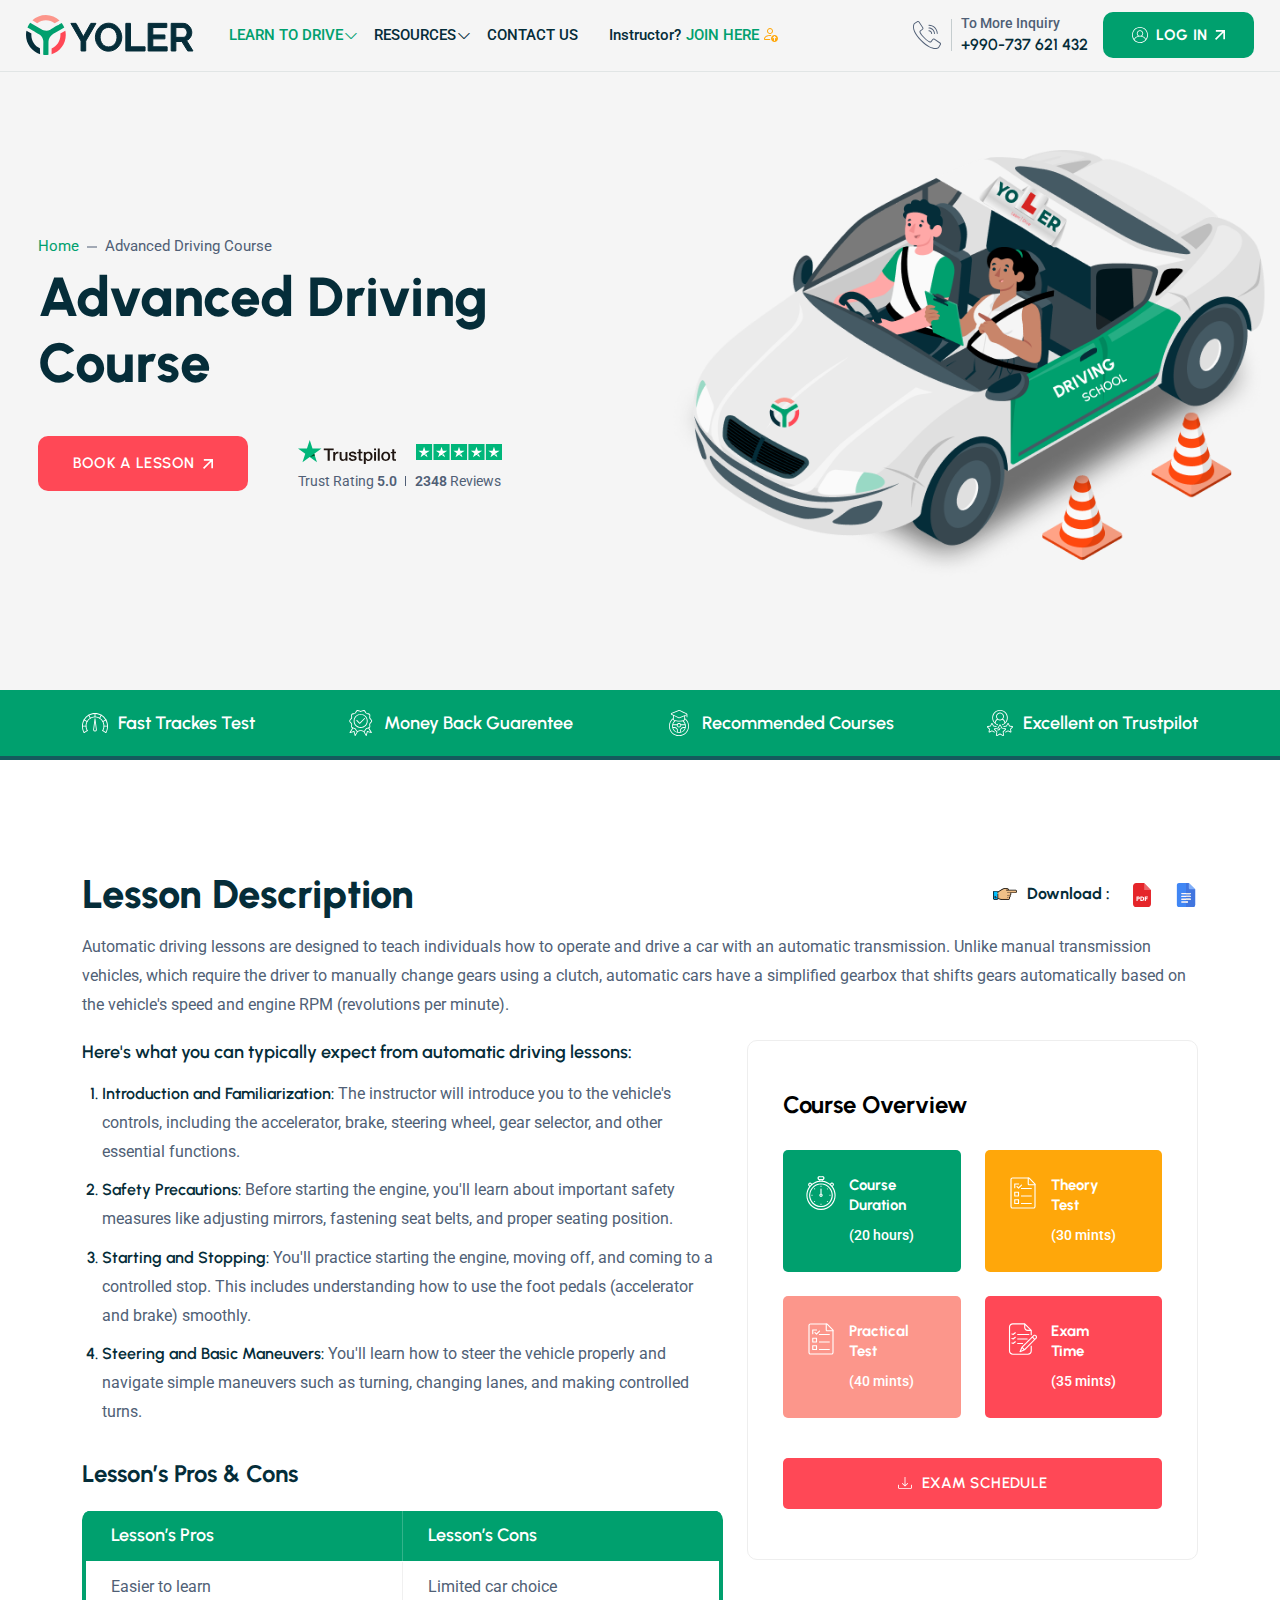
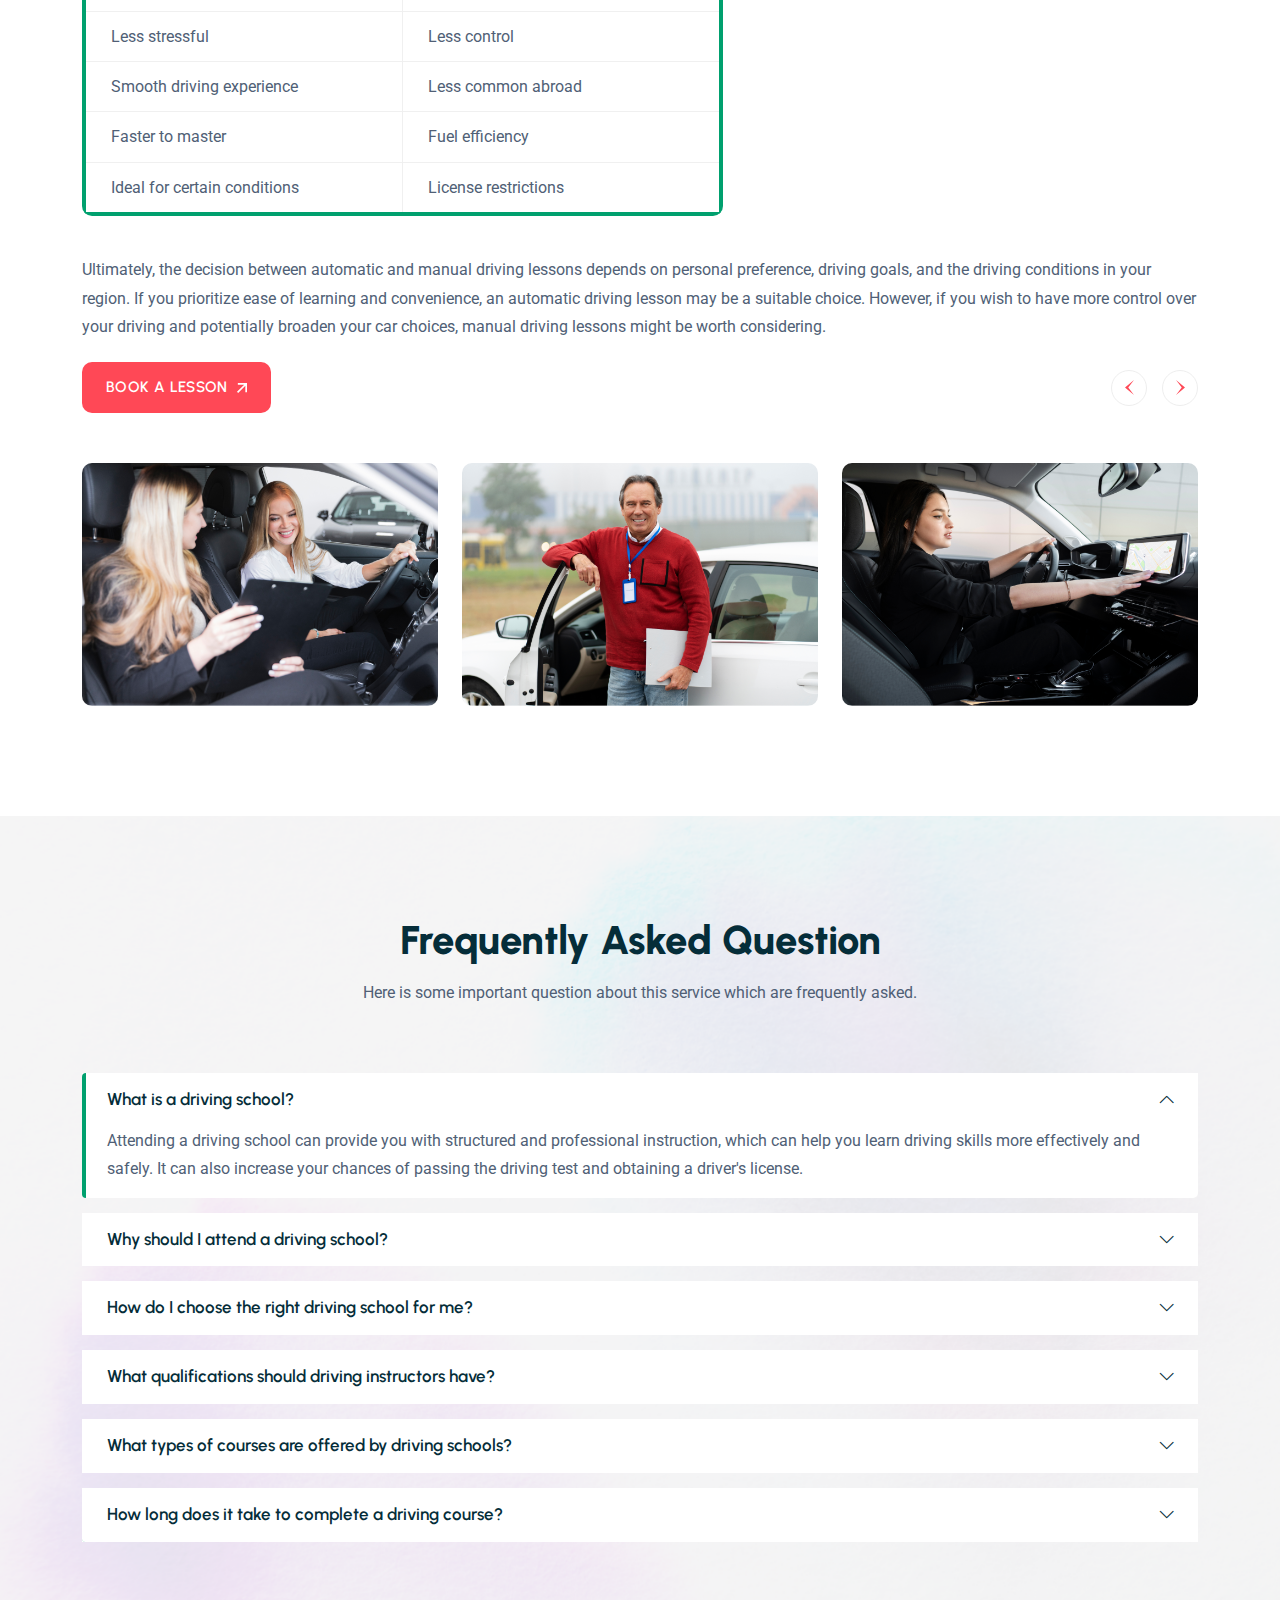
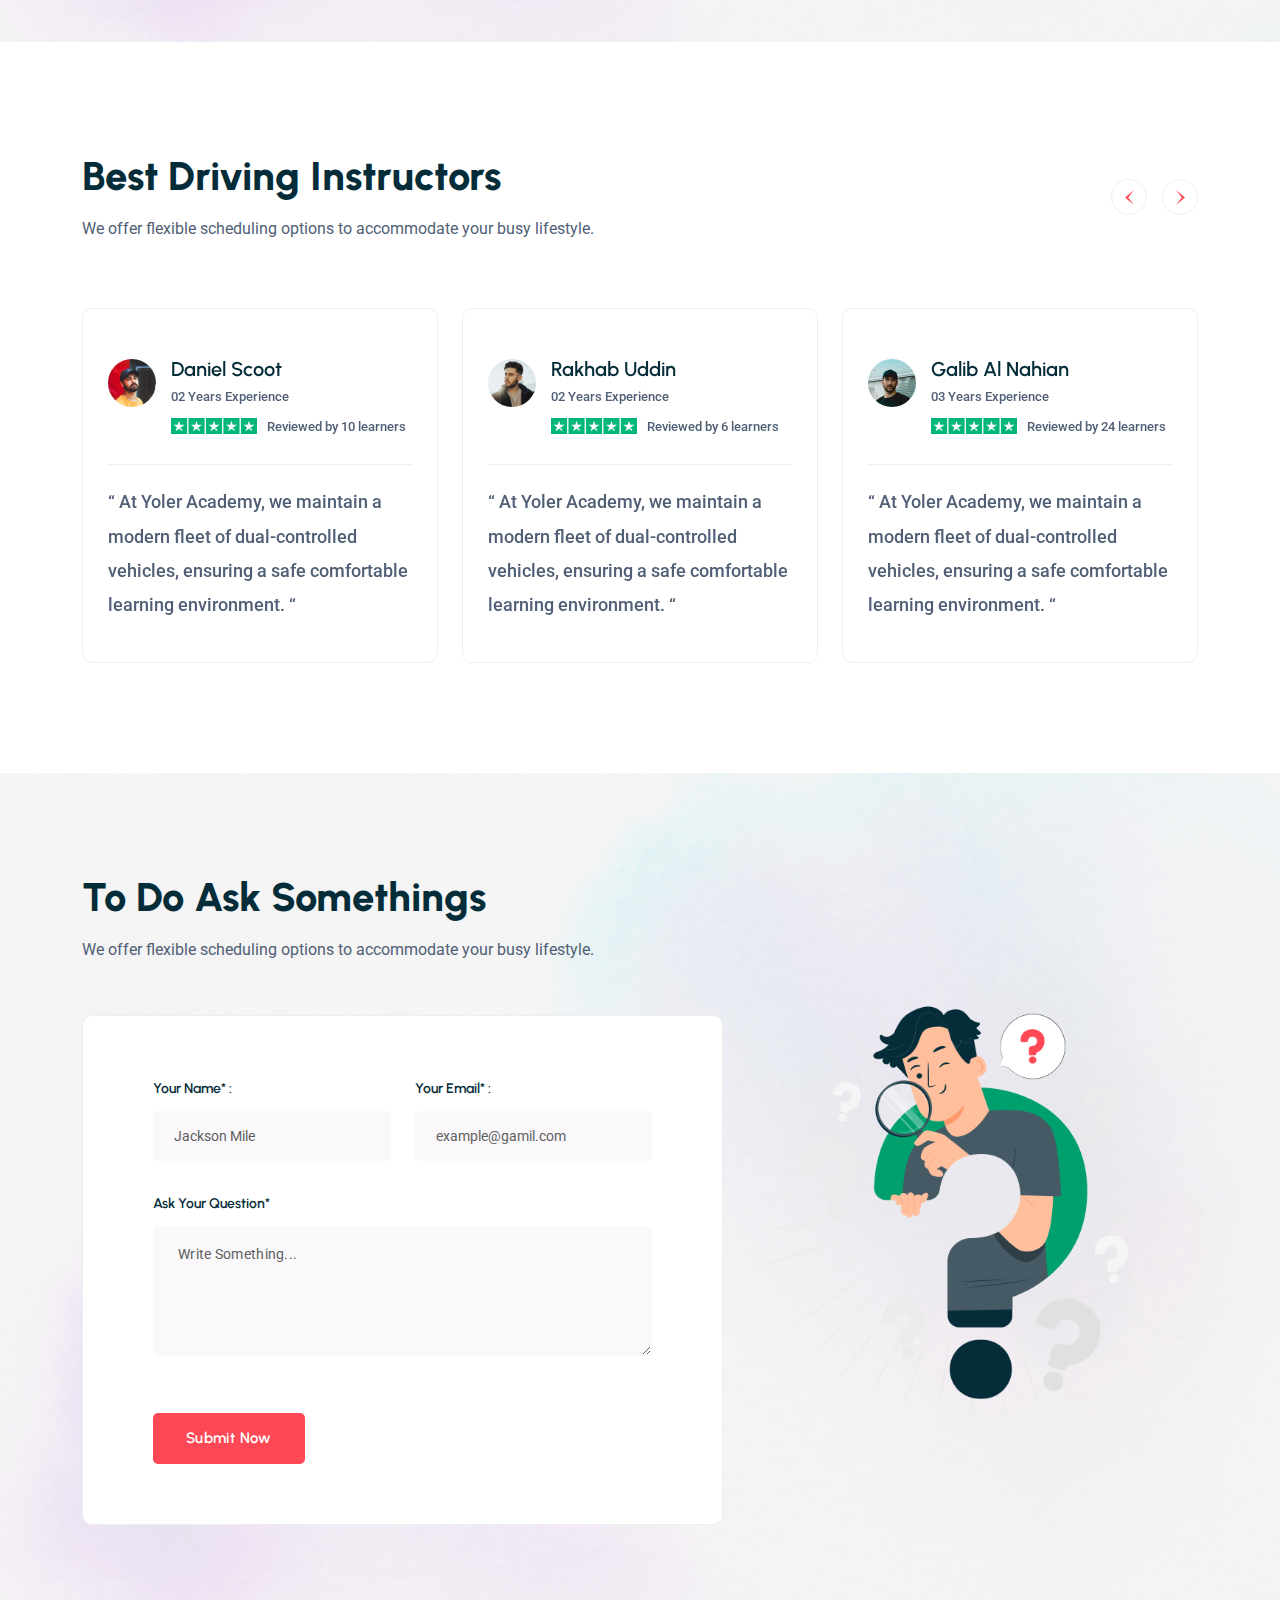
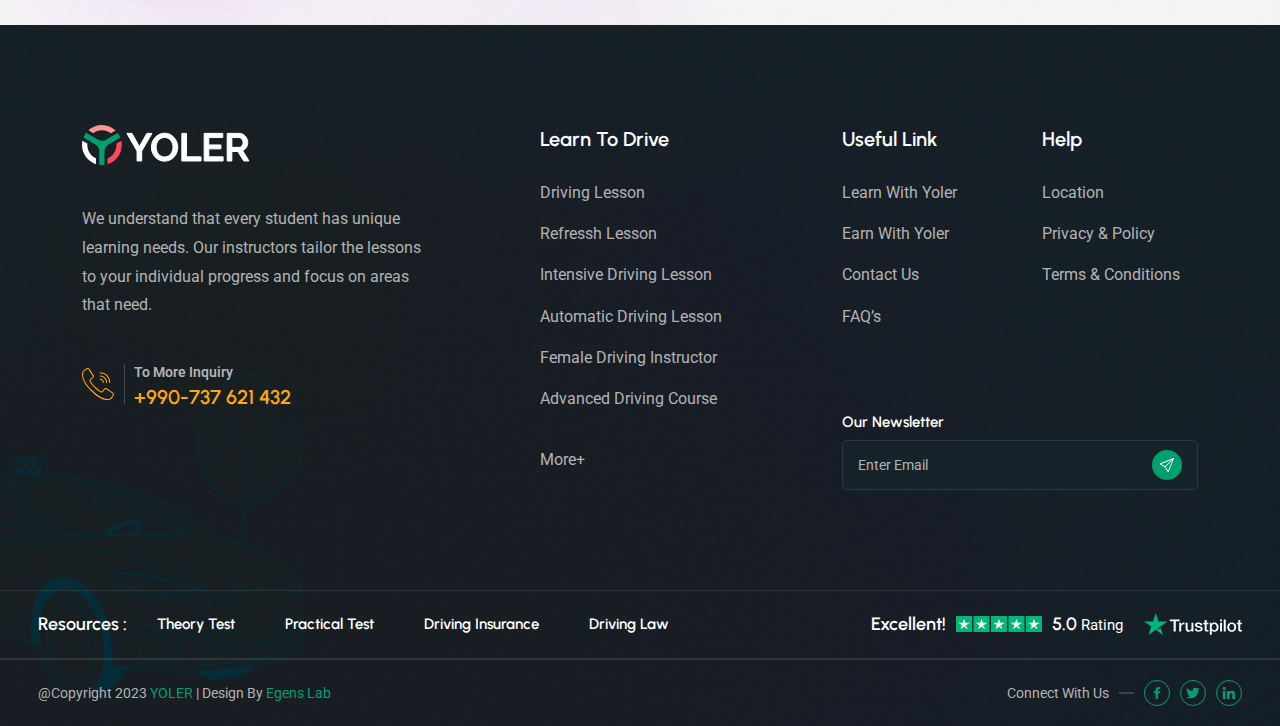
<file: advanced-driving-course.html>
<!DOCTYPE html>
<html lang="en">
<head>
    <meta charset="UTF-8">
    <meta name="viewport" content="width=device-width, initial-scale=1.0">
    <!-- Bootstrap CSS -->
    <link href="assets/css/bootstrap.min.css" rel="stylesheet">
    <!-- Bootstrap Icon CSS -->
    <link href="assets/css/bootstrap-icons.css" rel="stylesheet">
    <!-- Fontawesome all CSS -->
    <link href="assets/css/all.min.css" rel="stylesheet">

    <!-- Fontawesome CSS -->
    <link href="assets/css/fontawesome.min.css" rel="stylesheet">
    <!-- box icon css -->
    <link rel="stylesheet" href="assets/css/boxicons.min.css">
    <!-- slider CSS -->
    <link rel="stylesheet" href="assets/css/swiper-bundle.min.css">
    <link rel="stylesheet" href="assets/css/jquery.fancybox.min.css">
    <link rel="stylesheet" href="assets/css/twentytwenty.css">
    <!--  Style CSS  -->
    <link rel="stylesheet" href="assets/css/style.css">
    <link rel="icon" href="assets/img/sm-logo.svg" type="image/gif">
    <title>Yoler</title>
</head>
<body>
    <!-- Start header section -->
    <header class="header-area">
        <div class="nav-left">
            <div class="header-logo">
                <a href="index.html"><img alt="image" class="img-fluid" src="assets/img/header-logo.svg"></a>
            </div>
            <div class="main-menu">
                <div class="mobile-logo-area d-lg-none d-flex justify-content-between align-items-center">
                    <div class="mobile-logo-wrap">
                        <a href="index.html"><img alt="image" src="assets/img/header-logo.svg"></a>
                    </div>
                </div>
                <ul class="menu-list">
                    <li class="menu-item-has-children active">
                        <a href="#" class="drop-down">LEARN TO DRIVE</a><i class="bi bi-plus dropdown-icon"></i>
                        <ul class="sub-menu">
                            <li><a href="automatic-driving-lesson.html">Automatic Driving Lesson</a></li>
                            <li><a href="intensive-driving-lesson.html">Intensive Driving Lesson</a></li>
                            <li><a href="advanced-driving-course.html">Advanced Driving Course</a></li>
                        </ul>
                    </li>
                    <li class="menu-item-has-children">
                        <a href="#" class="drop-down">RESOURCES</a><i class="bi bi-plus dropdown-icon"></i>
                        <ul class="sub-menu">
                            <li><a href="# ">RESOURCES 1</a></li>
                            <li><a href="# ">RESOURCES 2</a></li>
                        </ul>
                    </li>
                    <li>
                        <a href="contact-us.html">CONTACT US</a>
                    </li>
                    <li>
                        <a href="#">Instructor?<span>JOIN HERE</span>
                            <svg xmlns="http://www.w3.org/2000/svg" width="14" height="14" viewBox="0 0 14 14">
                                <path
                                    d="M10.5 14C11.4283 14 12.3185 13.6313 12.9749 12.9749C13.6313 12.3185 14 11.4283 14 10.5C14 9.57174 13.6313 8.6815 12.9749 8.02513C12.3185 7.36875 11.4283 7 10.5 7C9.57174 7 8.6815 7.36875 8.02513 8.02513C7.36875 8.6815 7 9.57174 7 10.5C7 11.4283 7.36875 12.3185 8.02513 12.9749C8.6815 13.6313 9.57174 14 10.5 14ZM10.854 8.146L12.354 9.646C12.4479 9.73989 12.5006 9.86722 12.5006 10C12.5006 10.1328 12.4479 10.2601 12.354 10.354C12.2601 10.4479 12.1328 10.5006 12 10.5006C11.8672 10.5006 11.7399 10.4479 11.646 10.354L11 9.707V12.5C11 12.6326 10.9473 12.7598 10.8536 12.8536C10.7598 12.9473 10.6326 13 10.5 13C10.3674 13 10.2402 12.9473 10.1464 12.8536C10.0527 12.7598 10 12.6326 10 12.5V9.707L9.354 10.354C9.26011 10.4479 9.13278 10.5006 9 10.5006C8.86722 10.5006 8.73989 10.4479 8.646 10.354C8.55211 10.2601 8.49937 10.1328 8.49937 10C8.49937 9.86722 8.55211 9.73989 8.646 9.646L10.146 8.146C10.1924 8.09944 10.2476 8.06249 10.3084 8.03729C10.3691 8.01208 10.4342 7.99911 10.5 7.99911C10.5658 7.99911 10.6309 8.01208 10.6916 8.03729C10.7524 8.06249 10.8076 8.09944 10.854 8.146ZM9 3C9 3.79565 8.68393 4.55871 8.12132 5.12132C7.55871 5.68393 6.79565 6 6 6C5.20435 6 4.44129 5.68393 3.87868 5.12132C3.31607 4.55871 3 3.79565 3 3C3 2.20435 3.31607 1.44129 3.87868 0.87868C4.44129 0.316071 5.20435 0 6 0C6.79565 0 7.55871 0.316071 8.12132 0.87868C8.68393 1.44129 9 2.20435 9 3ZM6 5C6.53043 5 7.03914 4.78929 7.41421 4.41421C7.78929 4.03914 8 3.53043 8 3C8 2.46957 7.78929 1.96086 7.41421 1.58579C7.03914 1.21071 6.53043 1 6 1C5.46957 1 4.96086 1.21071 4.58579 1.58579C4.21071 1.96086 4 2.46957 4 3C4 3.53043 4.21071 4.03914 4.58579 4.41421C4.96086 4.78929 5.46957 5 6 5Z" />
                                <path
                                    d="M6.256 12C6.14128 11.6753 6.06444 11.3384 6.027 10.996H1C1.001 10.75 1.154 10.01 1.832 9.332C2.484 8.68 3.711 8 6 8C6.26 8 6.507 8.009 6.74 8.025C6.966 7.684 7.236 7.375 7.544 7.107C7.077 7.038 6.564 7 6 7C1 7 0 10 0 11C0 12 1 12 1 12H6.256Z" />
                            </svg>
                        </a> 
                    </li>
                </ul>
                <div class="topbar-right d-lg-none d-block">
                    <a href="login.html"class="login-btn hover-btn">
                        <svg xmlns="http://www.w3.org/2000/svg" width="16" height="16" viewBox="0 0 16 16">
                            <path fill-rule="evenodd" clip-rule="evenodd"
                                d="M14.4311 12.759C15.417 11.4291 16 9.78265 16 8C16 3.58169 12.4182 0 8 0C3.58169 0 0 3.58169 0 8C0 12.4182 3.58169 16 8 16C10.3181 16 12.4058 15.0141 13.867 13.4387C14.0673 13.2226 14.2556 12.9957 14.4311 12.759ZM13.9875 12C14.7533 10.8559 15.1999 9.48009 15.1999 8C15.1999 4.02355 11.9764 0.799983 7.99991 0.799983C4.02355 0.799983 0.799983 4.02355 0.799983 8C0.799983 9.48017 1.24658 10.8559 2.01245 12C2.97866 10.5566 4.45301 9.48194 6.17961 9.03214C5.34594 8.45444 4.79998 7.49102 4.79998 6.39995C4.79998 4.63266 6.23271 3.19993 8 3.19993C9.76729 3.19993 11.2 4.63266 11.2 6.39995C11.2 7.49093 10.654 8.45444 9.82039 9.03206C11.5469 9.48194 13.0213 10.5565 13.9875 12ZM13.4722 12.6793C12.3495 10.8331 10.3188 9.59997 8.00008 9.59997C5.68126 9.59997 3.65049 10.8331 2.52776 12.6794C3.84829 14.2222 5.80992 15.2 8 15.2C10.1901 15.2 12.1517 14.2222 13.4722 12.6793ZM8 8.79998C9.32551 8.79998 10.4 7.72554 10.4 6.39995C10.4 5.07444 9.32559 3.99992 8 3.99992C6.6744 3.99992 5.59997 5.07452 5.59997 6.40003C5.59997 7.72554 6.67449 8.79998 8 8.79998Z" />
                        </svg>
                        LOG IN
                        <svg class="arrow" xmlns="http://www.w3.org/2000/svg" width="10" height="10" viewBox="0 0 10 10">
                            <path
                                d="M8.33527 2.84003L1.1753 10L-0.000976562 8.82373L7.15816 1.66376H0.848371V0H9.99902V9.15065H8.33527V2.84003Z" />
                        </svg>
                    </a>
                </div>
                <div class="hotline-area d-lg-none d-flex">
                    <div class="icon">
                        <svg xmlns="http://www.w3.org/2000/svg" width="28" height="28" viewBox="0 0 28 28">
                            <path
                                d="M27.2653 21.5995L21.598 17.8201C20.8788 17.3443 19.9147 17.5009 19.383 18.1798L17.7322 20.3024C17.6296 20.4377 17.4816 20.5314 17.3154 20.5664C17.1492 20.6014 16.9759 20.5752 16.8275 20.4928L16.5134 20.3196C15.4725 19.7522 14.1772 19.0458 11.5675 16.4352C8.95784 13.8246 8.25001 12.5284 7.6826 11.4893L7.51042 11.1753C7.42683 11.0269 7.39968 10.8532 7.43398 10.6864C7.46827 10.5195 7.56169 10.3707 7.69704 10.2673L9.81816 8.61693C10.4968 8.08517 10.6536 7.1214 10.1784 6.40198L6.39895 0.734676C5.91192 0.00208106 4.9348 -0.21784 4.18082 0.235398L1.81096 1.65898C1.06634 2.09672 0.520053 2.80571 0.286612 3.63733C-0.56677 6.74673 0.0752209 12.1131 7.98033 20.0191C14.2687 26.307 18.9501 27.9979 22.1677 27.9979C22.9083 28.0011 23.6459 27.9048 24.3608 27.7115C25.1925 27.4783 25.9016 26.932 26.3391 26.1871L27.7641 23.8187C28.218 23.0645 27.9982 22.0868 27.2653 21.5995ZM26.9601 23.3399L25.5384 25.7098C25.2242 26.2474 24.7142 26.6427 24.1152 26.8128C21.2447 27.6009 16.2298 26.9482 8.64053 19.3589C1.0513 11.7697 0.398595 6.75515 1.18669 3.88421C1.35709 3.28446 1.75283 2.77385 2.2911 2.45921L4.66096 1.03749C4.98811 0.840645 5.41221 0.93606 5.62354 1.25397L7.67659 4.3363L9.39976 6.92078C9.60612 7.23283 9.53831 7.65108 9.24392 7.88199L7.1223 9.53232C6.47665 10.026 6.29227 10.9193 6.68979 11.6283L6.85826 11.9344C7.45459 13.0281 8.19599 14.3887 10.9027 17.095C13.6095 19.8012 14.9696 20.5427 16.0628 21.139L16.3694 21.3079C17.0783 21.7053 17.9716 21.521 18.4653 20.8753L20.1157 18.7537C20.3466 18.4595 20.7647 18.3918 21.0769 18.5979L26.7437 22.3773C27.0618 22.5885 27.1572 23.0128 26.9601 23.3399ZM15.8658 4.66809C20.2446 4.67296 23.7931 8.22149 23.798 12.6003C23.798 12.858 24.0069 13.0669 24.2646 13.0669C24.5223 13.0669 24.7312 12.858 24.7312 12.6003C24.7257 7.7063 20.7598 3.74029 15.8658 3.73494C15.6081 3.73494 15.3992 3.94381 15.3992 4.20151C15.3992 4.45922 15.6081 4.66809 15.8658 4.66809Z" />
                            <path
                                d="M15.8658 7.46749C18.6991 7.47083 20.9951 9.76681 20.9984 12.6001C20.9984 12.7238 21.0476 12.8425 21.1351 12.93C21.2226 13.0175 21.3412 13.0667 21.465 13.0667C21.5887 13.0667 21.7074 13.0175 21.7949 12.93C21.8824 12.8425 21.9316 12.7238 21.9316 12.6001C21.9277 9.25163 19.2142 6.53816 15.8658 6.53433C15.6081 6.53433 15.3992 6.74321 15.3992 7.00091C15.3992 7.25862 15.6081 7.46749 15.8658 7.46749Z" />
                            <path
                                d="M15.8658 10.2671C17.1536 10.2686 18.1972 11.3122 18.1988 12.6001C18.1988 12.7238 18.248 12.8425 18.3355 12.93C18.423 13.0175 18.5417 13.0667 18.6654 13.0667C18.7891 13.0667 18.9078 13.0175 18.9953 12.93C19.0828 12.8425 19.132 12.7238 19.132 12.6001C19.1299 10.7971 17.6688 9.33595 15.8658 9.33392C15.6081 9.33392 15.3992 9.5428 15.3992 9.8005C15.3992 10.0582 15.6081 10.2671 15.8658 10.2671Z" />
                        </svg>
                    </div>
                    <div class="content">
                        <span>To More Inquiry</span>
                        <h6><a href="tel:+990737621432">+990-737 621 432</a></h6>
                    </div>
                </div>
            </div> 
        </div>
        <div class="nav-right d-flex jsutify-content-end align-items-center">
            <!-- Button trigger modal -->
            <ul>
                <li class="d-xl-flex d-none">
                    <div class="hotline-area">
                        <div class="icon">
                            <svg xmlns="http://www.w3.org/2000/svg" width="28" height="28" viewBox="0 0 28 28">
                                <path
                                    d="M27.2653 21.5995L21.598 17.8201C20.8788 17.3443 19.9147 17.5009 19.383 18.1798L17.7322 20.3024C17.6296 20.4377 17.4816 20.5314 17.3154 20.5664C17.1492 20.6014 16.9759 20.5752 16.8275 20.4928L16.5134 20.3196C15.4725 19.7522 14.1772 19.0458 11.5675 16.4352C8.95784 13.8246 8.25001 12.5284 7.6826 11.4893L7.51042 11.1753C7.42683 11.0269 7.39968 10.8532 7.43398 10.6864C7.46827 10.5195 7.56169 10.3707 7.69704 10.2673L9.81816 8.61693C10.4968 8.08517 10.6536 7.1214 10.1784 6.40198L6.39895 0.734676C5.91192 0.00208106 4.9348 -0.21784 4.18082 0.235398L1.81096 1.65898C1.06634 2.09672 0.520053 2.80571 0.286612 3.63733C-0.56677 6.74673 0.0752209 12.1131 7.98033 20.0191C14.2687 26.307 18.9501 27.9979 22.1677 27.9979C22.9083 28.0011 23.6459 27.9048 24.3608 27.7115C25.1925 27.4783 25.9016 26.932 26.3391 26.1871L27.7641 23.8187C28.218 23.0645 27.9982 22.0868 27.2653 21.5995ZM26.9601 23.3399L25.5384 25.7098C25.2242 26.2474 24.7142 26.6427 24.1152 26.8128C21.2447 27.6009 16.2298 26.9482 8.64053 19.3589C1.0513 11.7697 0.398595 6.75515 1.18669 3.88421C1.35709 3.28446 1.75283 2.77385 2.2911 2.45921L4.66096 1.03749C4.98811 0.840645 5.41221 0.93606 5.62354 1.25397L7.67659 4.3363L9.39976 6.92078C9.60612 7.23283 9.53831 7.65108 9.24392 7.88199L7.1223 9.53232C6.47665 10.026 6.29227 10.9193 6.68979 11.6283L6.85826 11.9344C7.45459 13.0281 8.19599 14.3887 10.9027 17.095C13.6095 19.8012 14.9696 20.5427 16.0628 21.139L16.3694 21.3079C17.0783 21.7053 17.9716 21.521 18.4653 20.8753L20.1157 18.7537C20.3466 18.4595 20.7647 18.3918 21.0769 18.5979L26.7437 22.3773C27.0618 22.5885 27.1572 23.0128 26.9601 23.3399ZM15.8658 4.66809C20.2446 4.67296 23.7931 8.22149 23.798 12.6003C23.798 12.858 24.0069 13.0669 24.2646 13.0669C24.5223 13.0669 24.7312 12.858 24.7312 12.6003C24.7257 7.7063 20.7598 3.74029 15.8658 3.73494C15.6081 3.73494 15.3992 3.94381 15.3992 4.20151C15.3992 4.45922 15.6081 4.66809 15.8658 4.66809Z" />
                                <path
                                    d="M15.8658 7.46749C18.6991 7.47083 20.9951 9.76681 20.9984 12.6001C20.9984 12.7238 21.0476 12.8425 21.1351 12.93C21.2226 13.0175 21.3412 13.0667 21.465 13.0667C21.5887 13.0667 21.7074 13.0175 21.7949 12.93C21.8824 12.8425 21.9316 12.7238 21.9316 12.6001C21.9277 9.25163 19.2142 6.53816 15.8658 6.53433C15.6081 6.53433 15.3992 6.74321 15.3992 7.00091C15.3992 7.25862 15.6081 7.46749 15.8658 7.46749Z" />
                                <path
                                    d="M15.8658 10.2671C17.1536 10.2686 18.1972 11.3122 18.1988 12.6001C18.1988 12.7238 18.248 12.8425 18.3355 12.93C18.423 13.0175 18.5417 13.0667 18.6654 13.0667C18.7891 13.0667 18.9078 13.0175 18.9953 12.93C19.0828 12.8425 19.132 12.7238 19.132 12.6001C19.1299 10.7971 17.6688 9.33595 15.8658 9.33392C15.6081 9.33392 15.3992 9.5428 15.3992 9.8005C15.3992 10.0582 15.6081 10.2671 15.8658 10.2671Z" />
                            </svg>
                        </div>
                        <div class="content">
                            <span>To More Inquiry</span>
                            <h6><a href="tel:+990737621432">+990-737 621 432</a></h6>
                        </div>
                    </div>
                </li>
                <li class="d-lg-flex d-none">
                    <a href="login.html"class="login-btn hover-btn">
                        <svg xmlns="http://www.w3.org/2000/svg" width="16" height="16" viewBox="0 0 16 16">
                            <path fill-rule="evenodd" clip-rule="evenodd"
                                d="M14.4311 12.759C15.417 11.4291 16 9.78265 16 8C16 3.58169 12.4182 0 8 0C3.58169 0 0 3.58169 0 8C0 12.4182 3.58169 16 8 16C10.3181 16 12.4058 15.0141 13.867 13.4387C14.0673 13.2226 14.2556 12.9957 14.4311 12.759ZM13.9875 12C14.7533 10.8559 15.1999 9.48009 15.1999 8C15.1999 4.02355 11.9764 0.799983 7.99991 0.799983C4.02355 0.799983 0.799983 4.02355 0.799983 8C0.799983 9.48017 1.24658 10.8559 2.01245 12C2.97866 10.5566 4.45301 9.48194 6.17961 9.03214C5.34594 8.45444 4.79998 7.49102 4.79998 6.39995C4.79998 4.63266 6.23271 3.19993 8 3.19993C9.76729 3.19993 11.2 4.63266 11.2 6.39995C11.2 7.49093 10.654 8.45444 9.82039 9.03206C11.5469 9.48194 13.0213 10.5565 13.9875 12ZM13.4722 12.6793C12.3495 10.8331 10.3188 9.59997 8.00008 9.59997C5.68126 9.59997 3.65049 10.8331 2.52776 12.6794C3.84829 14.2222 5.80992 15.2 8 15.2C10.1901 15.2 12.1517 14.2222 13.4722 12.6793ZM8 8.79998C9.32551 8.79998 10.4 7.72554 10.4 6.39995C10.4 5.07444 9.32559 3.99992 8 3.99992C6.6744 3.99992 5.59997 5.07452 5.59997 6.40003C5.59997 7.72554 6.67449 8.79998 8 8.79998Z" />
                        </svg>
                        LOG IN
                        <svg class="arrow" xmlns="http://www.w3.org/2000/svg" width="10" height="10" viewBox="0 0 10 10">
                            <path
                                d="M8.33527 2.84003L1.1753 10L-0.000976562 8.82373L7.15816 1.66376H0.848371V0H9.99902V9.15065H8.33527V2.84003Z" />
                        </svg>
                    </a>
                </li>
            </ul>
            <div class="sidebar-button mobile-menu-btn ">
                <span></span>
            </div>
        </div>
    </header>
    <!-- End header section -->

    <!-- Start Banner section -->
    <div class="inner-page-banner">
        <div class="container-fluid">
            <div class="row">
                <div class="col-lg-6 d-flex align-items-center">
                    <div class="banner-content">
                        <ul class="breadcrumb-list">
                            <li><a href="index.html">Home</a></li>
                            <li>Advanced Driving Course</li>
                        </ul>
                         <h1>Advanced Driving Course</h1>
                         <div class="button-review-area">
                            <a href="#" class="primary-btn1 hover-btn">
                                BOOK A LESSON
                                <svg xmlns="http://www.w3.org/2000/svg" width="11" height="10" viewBox="0 0 11 10">
                                    <path d="M9.33185 2.84003L2.17188 10L0.995605 8.82373L8.15474 1.66376H1.84495V0H10.9956V9.15065H9.33185V2.84003Z" />
                                </svg>
                            </a>
                             <div class="trustpilot-review">
                                <div class="review-logo-start">
                                    <div class="logo">
                                        <img src="assets/img/icon/trustpilot-logo.svg" alt="">
                                    </div>
                                    <div class="star">
                                        <img src="assets/img/icon/trustpilot-star.svg" alt="">
                                    </div>
                                </div>
                                <ul class="content">
                                    <li>Trust Rating <span>5.0</span></li>
                                    <li><span>2348</span> Reviews</li>
                                </ul>
                            </div>
                         </div>
                    </div>
                </div>
                <div class="col-lg-6">
                    <div class="banner-img">
                        <img src="assets/img/inner-page/inner-page-banner-img1.png" alt="">
                    </div>
                </div>
            </div>
        </div>
    </div>
    <div class="quick-link-area style-2 mb-110">
        <div class="container">
            <ul>
                <li>
                    <a href="#">
                        <svg xmlns="http://www.w3.org/2000/svg" width="26" height="26" viewBox="0 0 26 26">
                            <g mask="url(#mask0_311_4619)">
                                <path
                                    d="M23.8725 22.9841C23.7943 22.9839 23.7174 22.9629 23.6497 22.9231C23.582 22.8834 23.5258 22.8263 23.4868 22.7576C23.4477 22.6888 23.4272 22.6109 23.4272 22.5316C23.4273 22.4523 23.4479 22.3744 23.487 22.3058C24.5487 20.4406 25.1067 18.325 25.1049 16.1718C25.1049 9.40809 19.6739 3.90498 12.9988 3.90498C6.32364 3.90498 0.892618 9.40809 0.892618 16.1718C0.891542 18.325 1.45033 20.4404 2.51272 22.3052C2.54501 22.3567 2.5667 22.4142 2.57646 22.4744C2.58623 22.5346 2.58389 22.5962 2.56957 22.6554C2.55525 22.7146 2.52925 22.7703 2.49313 22.8191C2.45702 22.8679 2.41154 22.9088 2.35943 22.9393C2.30731 22.9699 2.24964 22.9894 2.18989 22.9967C2.13014 23.0041 2.06953 22.9991 2.01172 22.9821C1.95391 22.9651 1.90009 22.9365 1.8535 22.8979C1.80691 22.8592 1.76851 22.8115 1.74061 22.7574C0.600076 20.7551 -0.000236162 18.4839 6.96937e-08 16.172C0.000236302 13.8601 0.601012 11.589 1.74195 9.58694C2.88289 7.58487 4.5238 5.92235 6.49976 4.76648C8.47573 3.6106 10.7171 3.00209 12.9988 3.00209C15.2804 3.00209 17.5218 3.6106 19.4977 4.76648C21.4737 5.92235 23.1146 7.58487 24.2556 9.58694C25.3965 11.589 25.9973 13.8601 25.9975 16.172C25.9977 18.4839 25.3974 20.7551 24.2569 22.7574C24.218 22.826 24.162 22.883 24.0946 22.9227C24.0271 22.9625 23.9506 22.9837 23.8725 22.9841Z"/>
                                <path
                                    d="M20.7058 21.1322C20.6268 21.1321 20.5493 21.1108 20.4811 21.0705C20.4129 21.0301 20.3565 20.9722 20.3176 20.9025C20.2788 20.8328 20.2589 20.754 20.2599 20.674C20.261 20.594 20.2829 20.5157 20.3236 20.4471C21.1175 19.1071 21.5367 17.5736 21.5365 16.0107C21.5365 11.243 17.7082 7.36174 13.0008 7.36174C8.29335 7.36174 4.46513 11.2408 4.46513 16.0107C4.46437 17.573 4.88283 19.1061 5.67574 20.446C5.70877 20.4969 5.73131 20.554 5.74201 20.6139C5.75271 20.6739 5.75134 20.7354 5.738 20.7948C5.72465 20.8542 5.6996 20.9102 5.66435 20.9596C5.6291 21.0089 5.58437 21.0506 5.53286 21.082C5.48134 21.1133 5.42409 21.1339 5.36455 21.1423C5.30501 21.1507 5.24441 21.1469 5.18637 21.131C5.12833 21.1151 5.07407 21.0875 5.02682 21.0498C4.97958 21.0121 4.94033 20.9652 4.91144 20.9118C4.03498 19.4312 3.57217 17.7371 3.57251 16.0107C3.57251 10.7439 7.80073 6.45728 13.0008 6.45728C18.2009 6.45728 22.4291 10.7416 22.4291 16.0107C22.4294 17.7371 21.9666 19.4312 21.0901 20.9118C21.0505 20.9791 20.9942 21.0349 20.9268 21.0735C20.8594 21.1122 20.7832 21.1324 20.7058 21.1322Z"/>
                                <path
                                    d="M13.0009 7.36405C12.8826 7.36405 12.7691 7.3164 12.6854 7.23159C12.6017 7.14678 12.5546 7.03175 12.5546 6.91181V3.45223C12.5546 3.33229 12.6017 3.21727 12.6854 3.13246C12.7691 3.04765 12.8826 3 13.0009 3C13.1193 3 13.2328 3.04765 13.3165 3.13246C13.4002 3.21727 13.4473 3.33229 13.4473 3.45223V6.91181C13.4473 7.03175 13.4002 7.14678 13.3165 7.23159C13.2328 7.3164 13.1193 7.36405 13.0009 7.36405ZM8.44413 8.62577C8.36577 8.62579 8.28879 8.60491 8.22092 8.56521C8.15306 8.52552 8.0967 8.46842 8.05752 8.39966L6.33811 5.3827C6.27893 5.2788 6.2629 5.15534 6.29356 5.03947C6.32421 4.92359 6.39904 4.82481 6.50157 4.76484C6.60411 4.70487 6.72596 4.68863 6.84031 4.71969C6.95467 4.75075 7.05216 4.82657 7.11134 4.93047L8.83019 7.94743C8.86934 8.01614 8.88997 8.09408 8.88999 8.17343C8.89001 8.25277 8.86942 8.33072 8.83031 8.39946C8.79119 8.46819 8.73491 8.52529 8.66713 8.56501C8.59934 8.60474 8.52244 8.62569 8.44413 8.62577ZM5.15763 12.0356C5.07922 12.0357 5.0022 12.0146 4.93447 11.9746L1.90682 10.2035C1.80428 10.1435 1.72946 10.0447 1.6988 9.92887C1.66815 9.813 1.68418 9.68954 1.74336 9.58564C1.80254 9.48174 1.90004 9.40592 2.01439 9.37486C2.12875 9.3438 2.25059 9.36004 2.35313 9.42001L5.38134 11.1916C5.46647 11.2414 5.53302 11.3182 5.57065 11.4102C5.60828 11.5022 5.6149 11.6042 5.58946 11.7004C5.56403 11.7966 5.50797 11.8816 5.42999 11.9422C5.35201 12.0028 5.25646 12.0356 5.15818 12.0356H5.15763ZM4.02288 16.6235H0.448506C0.330138 16.6235 0.216617 16.5759 0.132918 16.4911C0.049219 16.4062 0.00219727 16.2912 0.00219727 16.1713C0.00219727 16.0513 0.049219 15.9363 0.132918 15.8515C0.216617 15.7667 0.330138 15.719 0.448506 15.719H4.02288C4.14125 15.719 4.25477 15.7667 4.33847 15.8515C4.42217 15.9363 4.46919 16.0513 4.46919 16.1713C4.46919 16.2912 4.42217 16.4062 4.33847 16.4911C4.25477 16.5759 4.14125 16.6235 4.02288 16.6235ZM2.12886 22.9842C2.03058 22.9842 1.93504 22.9514 1.85705 22.8908C1.77907 22.8302 1.72302 22.7452 1.69758 22.649C1.67215 22.5528 1.67876 22.4508 1.71639 22.3588C1.75402 22.2668 1.82057 22.1899 1.90571 22.1402L5.07283 20.2877C5.12363 20.2562 5.18016 20.2352 5.23909 20.2261C5.29801 20.2171 5.35813 20.22 5.4159 20.2349C5.47367 20.2497 5.52792 20.2762 5.57544 20.3126C5.62297 20.349 5.66282 20.3947 5.69263 20.447C5.72244 20.4993 5.74161 20.5571 5.74901 20.6171C5.75641 20.677 5.7519 20.7378 5.73572 20.7959C5.71955 20.8541 5.69206 20.9083 5.65486 20.9555C5.61766 21.0027 5.57151 21.0418 5.51914 21.0707L2.35146 22.9237C2.28376 22.9632 2.20701 22.9841 2.12886 22.9842ZM23.873 22.9842C23.7947 22.9842 23.7177 22.9633 23.6499 22.9237L20.4828 21.0707C20.4304 21.0418 20.3842 21.0027 20.347 20.9555C20.3098 20.9083 20.2823 20.8541 20.2662 20.7959C20.25 20.7378 20.2455 20.677 20.2529 20.6171C20.2603 20.5571 20.2795 20.4993 20.3093 20.447C20.3391 20.3947 20.3789 20.349 20.4265 20.3126C20.474 20.2762 20.5282 20.2497 20.586 20.2349C20.6438 20.22 20.7039 20.2171 20.7628 20.2261C20.8217 20.2352 20.8783 20.2562 20.9291 20.2877L24.0962 22.1402C24.1813 22.1899 24.2479 22.2668 24.2855 22.3588C24.3231 22.4508 24.3298 22.5528 24.3043 22.649C24.2789 22.7452 24.2228 22.8302 24.1448 22.8908C24.0669 22.9514 23.9713 22.9842 23.873 22.9842ZM25.5534 16.6235H21.9829C21.8646 16.6235 21.751 16.5759 21.6673 16.4911C21.5836 16.4062 21.5366 16.2912 21.5366 16.1713C21.5366 16.0513 21.5836 15.9363 21.6673 15.8515C21.751 15.7667 21.8646 15.719 21.9829 15.719H25.5534C25.6718 15.719 25.7853 15.7667 25.869 15.8515C25.9527 15.9363 25.9997 16.0513 25.9997 16.1713C25.9997 16.2912 25.9527 16.4062 25.869 16.4911C25.7853 16.5759 25.6718 16.6235 25.5534 16.6235ZM20.8443 12.0356C20.746 12.0356 20.6504 12.0028 20.5725 11.9422C20.4945 11.8816 20.4384 11.7966 20.413 11.7004C20.3876 11.6042 20.3942 11.5022 20.4318 11.4102C20.4694 11.3182 20.536 11.2414 20.6211 11.1916L23.6493 9.42001C23.7519 9.36004 23.8737 9.3438 23.9881 9.37486C24.1024 9.40592 24.1999 9.48174 24.2591 9.58564C24.3183 9.68954 24.3343 9.813 24.3037 9.92887C24.273 10.0447 24.1982 10.1435 24.0956 10.2035L21.0669 11.9746C20.9993 12.0145 20.9225 12.0356 20.8443 12.0356ZM17.5578 8.62521C17.4794 8.62546 17.4024 8.60458 17.3346 8.56472C17.2838 8.53504 17.2393 8.49551 17.2036 8.44839C17.1679 8.40127 17.1417 8.34748 17.1266 8.2901C17.1114 8.23273 17.1075 8.17288 17.1152 8.11399C17.1228 8.05509 17.1418 7.9983 17.1712 7.94686L18.89 4.9299C18.9492 4.82601 19.0467 4.75019 19.161 4.71912C19.2754 4.68806 19.3972 4.7043 19.4998 4.76427C19.6023 4.82424 19.6771 4.92303 19.7078 5.0389C19.7384 5.15477 19.7224 5.27824 19.6632 5.38214L17.9444 8.39909C17.9052 8.46786 17.8488 8.52495 17.781 8.56465C17.7131 8.60434 17.6361 8.62523 17.5578 8.62521ZM13.0009 21.528C12.7383 21.5281 12.4786 21.4713 12.2393 21.3616C11.9999 21.2518 11.7865 21.0915 11.6133 20.8914C11.4401 20.6913 11.311 20.456 11.2347 20.2013C11.1585 19.9465 11.1368 19.6783 11.1711 19.4144L12.5585 8.697C12.5728 8.58836 12.6256 8.48867 12.7069 8.41647C12.7883 8.34426 12.8928 8.30446 13.0009 8.30446C13.1091 8.30446 13.2136 8.34426 13.295 8.41647C13.3763 8.48867 13.4291 8.58836 13.4434 8.697L14.8308 19.416C14.8649 19.6798 14.843 19.9479 14.7666 20.2024C14.6902 20.4569 14.5611 20.692 14.3879 20.8919C14.2147 21.0918 14.0014 21.252 13.7622 21.3617C13.523 21.4713 13.2635 21.528 13.0009 21.528ZM13.0009 12.2329L12.0559 19.5342C12.0386 19.6703 12.0501 19.8085 12.0897 19.9398C12.1293 20.071 12.196 20.1921 12.2854 20.2952C12.3748 20.3982 12.4849 20.4808 12.6083 20.5373C12.7317 20.5938 12.8655 20.6231 13.0009 20.6231C13.1364 20.6231 13.2702 20.5938 13.3936 20.5373C13.517 20.4808 13.6271 20.3982 13.7165 20.2952C13.8059 20.1921 13.8726 20.071 13.9122 19.9398C13.9518 19.8085 13.9633 19.6703 13.946 19.5342L13.0009 12.2329Z"/>
                            </g>
                        </svg>
                        Fast Trackes Test
                    </a>
                </li>
                <li>
                    <a href="#">
                        <svg xmlns="http://www.w3.org/2000/svg" width="26" height="26" viewBox="0 0 26 26">
                            <g mask="url(#mask1_311_4609)">
                                <path
                                    d="M19.7187 10.9149C19.7187 7.05956 16.5587 3.92708 12.682 3.92708C8.80526 3.92708 5.6452 7.05956 5.6452 10.9149C5.6452 14.7647 8.79962 17.9028 12.682 17.9028C16.5643 17.9028 19.7187 14.7647 19.7187 10.9149ZM12.682 17.0006C9.30184 17.0006 6.54808 14.2716 6.54808 10.9093C6.54808 7.54709 9.30184 4.82368 12.682 4.82368C16.0621 4.82368 18.8159 7.55269 18.8159 10.9149C18.8159 14.2772 16.0621 17.0006 12.682 17.0006Z"/>
                                <path
                                    d="M21.3045 18.1436C21.5584 18.0147 21.7841 17.8466 21.9591 17.6112C22.4161 16.9892 22.3089 16.1767 22.2074 15.3865C22.1396 14.8766 22.0719 14.3442 22.1904 13.9856C22.2976 13.6494 22.6588 13.2739 23.003 12.9153C23.5391 12.3549 24.1429 11.7217 24.1429 10.9204C24.1429 10.119 23.5447 9.4746 23.0087 8.91422C22.6644 8.54998 22.3033 8.18013 22.1961 7.84391C22.0776 7.48527 22.1453 6.95292 22.213 6.44298C22.3146 5.65285 22.4161 4.84031 21.9647 4.2183C21.5076 3.59068 20.6894 3.43938 19.8994 3.28808C19.3915 3.19281 18.8667 3.09755 18.5676 2.879C18.2686 2.66606 18.0203 2.20656 17.7776 1.75826C17.4108 1.08581 16.9876 0.323702 16.2371 0.0771377C15.5148 -0.158219 14.7756 0.189212 14.0589 0.525436C13.5793 0.749586 13.0883 0.979339 12.6933 0.979339C12.2983 0.979339 11.8074 0.749586 11.3277 0.525436C10.6111 0.189212 9.87185 -0.158219 9.14955 0.0771377C8.3934 0.318098 7.99839 1.05219 7.60903 1.75826C7.36638 2.20095 7.11245 2.66606 6.81901 2.879C6.51429 3.09755 5.99514 3.19842 5.48728 3.28808C4.69726 3.43377 3.87903 3.59068 3.42195 4.2183C2.96487 4.84031 3.07209 5.65285 3.17366 6.44298C3.24138 6.95292 3.30909 7.48527 3.19059 7.84391C3.08338 8.18013 2.72223 8.55558 2.37801 8.91422C1.84193 9.4746 1.23813 10.1078 1.23813 10.9092C1.23813 11.7105 1.84757 12.3437 2.37801 12.9041C2.72223 13.2683 3.08338 13.6382 3.19059 13.9744C3.30909 14.333 3.24138 14.8654 3.17366 15.3753C3.07209 16.1655 2.97052 16.978 3.42195 17.6C3.59688 17.8354 3.8226 18.0091 4.07654 18.1324L1.61621 22.3632C1.52592 22.5201 1.53721 22.7162 1.65006 22.8619C1.76292 23.0076 1.94914 23.0692 2.12407 23.0244L5.75814 22.055L6.73437 25.6638C6.77951 25.8375 6.93187 25.9664 7.11245 25.9944C7.13502 25.9944 7.15195 26 7.16888 26C7.32688 26 7.47924 25.9159 7.55824 25.7759L9.86621 21.8028C10.3571 21.7468 10.8537 21.517 11.3334 21.2929C11.813 21.0687 12.304 20.839 12.699 20.839C13.094 20.839 13.5849 21.0687 14.0646 21.2929C14.5442 21.517 15.0408 21.7524 15.5317 21.8028L17.8397 25.7759C17.9187 25.9159 18.0711 26 18.2291 26C18.246 26 18.2686 26 18.2855 25.9944C18.4661 25.972 18.6128 25.8431 18.6636 25.6638L19.6398 22.055L23.2739 23.0244C23.4488 23.0692 23.635 23.0076 23.7479 22.8619C23.8607 22.7162 23.872 22.5201 23.7817 22.3632L21.3045 18.1436ZM7.30431 24.3973L6.49736 21.3993C6.43529 21.1584 6.187 21.0183 5.94436 21.0799L2.92537 21.8813L4.93427 18.4238C5.1092 18.463 5.28977 18.4966 5.47035 18.5302C5.97821 18.6255 6.50301 18.7208 6.80208 18.9393C7.10116 19.1522 7.34945 19.6117 7.5921 20.06C7.91939 20.6596 8.28618 21.3265 8.89562 21.6403L7.30431 24.3973ZM12.682 19.948C12.0839 19.948 11.497 20.2226 10.9327 20.4859C10.3741 20.7493 9.79849 21.0183 9.42042 20.895C9.00848 20.7605 8.69812 20.1889 8.3934 19.6398C8.09996 19.1074 7.80089 18.5582 7.33816 18.222C6.8698 17.8858 6.24343 17.7681 5.63963 17.656C5.02455 17.5384 4.3869 17.4207 4.13297 17.0845C3.89032 16.7538 3.96932 16.115 4.04832 15.5042C4.12732 14.8934 4.20632 14.2658 4.02575 13.711C3.85082 13.1843 3.42195 12.7304 3.01002 12.2989C2.56987 11.8394 2.11279 11.3631 2.11279 10.9204C2.11279 10.4777 2.56987 10.0013 3.01002 9.54184C3.4276 9.10475 3.85646 8.65645 4.02575 8.1297C4.20632 7.57493 4.12732 6.94731 4.04832 6.33651C3.96932 5.7201 3.89032 5.08687 4.13297 4.75625C4.38126 4.41443 5.01891 4.29675 5.63963 4.18467C6.24343 4.0726 6.8698 3.95492 7.33816 3.6187C7.80089 3.28808 8.09996 2.73331 8.3934 2.20095C8.69812 1.64618 9.00848 1.08021 9.42042 0.945716C9.80414 0.822434 10.3797 1.09141 10.9327 1.35479C11.497 1.61816 12.0839 1.89275 12.682 1.89275C13.2802 1.89275 13.8671 1.61816 14.4314 1.35479C14.99 1.09141 15.5656 0.822434 15.9437 0.945716C16.3556 1.08021 16.666 1.65179 16.9707 2.20095C17.2641 2.73331 17.5632 3.28247 18.0259 3.6187C18.4943 3.95492 19.1207 4.0726 19.7245 4.18467C20.3395 4.30235 20.9772 4.42003 21.2311 4.75625C21.4738 5.08687 21.3948 5.7257 21.3158 6.33651C21.2368 6.94731 21.1578 7.57493 21.3383 8.1297C21.5133 8.65645 21.9421 9.11035 22.3541 9.54184C22.7942 10.0013 23.2513 10.4777 23.2513 10.9204C23.2513 11.3631 22.7942 11.8394 22.3541 12.2989C21.9365 12.736 21.5076 13.1843 21.3383 13.711C21.1578 14.2658 21.2368 14.8934 21.3158 15.5042C21.3948 16.1206 21.4738 16.7538 21.2311 17.0845C20.9828 17.4263 20.3452 17.544 19.7245 17.656C19.1207 17.7681 18.4943 17.8858 18.0259 18.222C17.5632 18.5526 17.2641 19.1074 16.9707 19.6398C16.666 20.1945 16.3556 20.7605 15.9437 20.895C15.56 21.0183 14.9844 20.7493 14.4314 20.4859C13.8671 20.2226 13.2802 19.948 12.682 19.948ZM19.4197 21.0799C19.1771 21.0183 18.9288 21.1584 18.8667 21.3993L18.0598 24.3973L16.4628 21.6515C17.0666 21.3433 17.4221 20.6989 17.7663 20.0713C18.009 19.6286 18.2629 19.1634 18.5564 18.9505C18.8611 18.732 19.3802 18.6311 19.8881 18.5414C20.0687 18.5078 20.2492 18.4742 20.4242 18.435L22.4331 21.8925L19.4197 21.0799Z"/>
                                <path
                                    d="M16.9142 8.16883C16.7393 7.99511 16.4515 7.99511 16.2766 8.16883L11.7058 12.7079L9.0931 10.1133C8.91817 9.93961 8.63038 9.93961 8.45545 10.1133C8.28052 10.287 8.28052 10.5728 8.45545 10.7465L11.3898 13.6605C11.4744 13.7445 11.5873 13.7894 11.7114 13.7894C11.8356 13.7894 11.9484 13.7445 12.0331 13.6605L16.9142 8.80205C17.0892 8.62834 17.0892 8.34255 16.9142 8.16883Z"/>
                            </g>
                        </svg>
                        Money Back Guarentee
                    </a>
                </li>
                <li>
                    <a href="#">
                        <svg xmlns="http://www.w3.org/2000/svg" width="26" height="26" viewBox="0 0 26 26">
                            <g mask="url(#mask0_311_4603)">
                                <path
                                    d="M20.9002 3.60274L13.6304 0.0815514C13.3945 -0.0231697 13.1308 -0.0263529 12.9219 0.0680634L5.43427 3.09219C5.11422 3.22426 4.90732 3.51744 4.89446 3.8582C4.88115 4.20058 5.06713 4.51038 5.38478 4.66948L7.05088 5.47536L6.95524 8.30618C6.92806 8.31882 6.90238 8.33436 6.87864 8.35252C4.41377 10.2353 3 13.0757 3 16.1454C3 21.5791 7.48613 26 13 26C18.5139 26 23 21.5791 23 16.1454C23 13.0758 21.5266 10.1598 19.0486 8.30024L19.1306 5.87294L20.5947 5.28211L20.5918 6.91324C20.5916 7.02098 20.6349 7.12438 20.712 7.20071C20.7892 7.27704 20.8939 7.32004 21.0033 7.32026H21.0041C21.1133 7.3203 21.2181 7.27762 21.2953 7.2016C21.3726 7.12557 21.4161 7.02242 21.4163 6.91481L21.4207 4.35489C21.3981 4.1977 21.3389 4.04779 21.2479 3.91679C21.1577 3.78742 21.0388 3.68002 20.9002 3.60274ZM20.5359 4.42788L18.5806 5.21769C18.5774 5.21887 18.5742 5.21963 18.5711 5.22092L13.0547 7.44958L5.75231 3.94231C5.74262 3.93756 5.71689 3.92445 5.71809 3.88836C5.71929 3.85545 5.74141 3.84633 5.74946 3.84272L13.2794 0.816649C13.2794 0.816649 18.4748 3.35337 20.5653 4.36006C20.5677 4.3612 20.5781 4.37738 20.5732 4.39627C20.5708 4.40455 20.566 4.41197 20.5594 4.41759C20.5528 4.42321 20.5446 4.42679 20.5359 4.42788ZM13.3671 8.20178L18.2945 6.21073L18.1951 9.15824C18.1862 9.37443 18.115 9.58592 17.9882 9.77988C17.964 9.79993 17.9422 9.82269 17.9234 9.8477C17.774 10.0453 17.5622 10.1833 17.3095 10.2476C16.3135 10.5066 15.2697 10.6653 14.2053 10.72L14.1171 10.7236C13.597 10.7518 13.0447 10.7514 12.4731 10.7224C12.1909 10.7089 11.9164 10.6855 11.6454 10.6585C11.2477 10.6129 10.8789 10.557 10.5146 10.4872C9.8451 10.3645 9.18596 10.192 8.54288 9.97109C8.37897 9.91575 8.22971 9.82492 8.1061 9.70527C8.04292 9.64376 7.98451 9.56839 7.92576 9.47241C7.8247 9.30143 7.77121 9.11972 7.76716 8.93251L7.7619 8.84009L7.86286 5.86819L12.647 8.18236C12.7567 8.24214 12.8793 8.27514 13.0045 8.27861C13.1299 8.28191 13.2542 8.25556 13.3671 8.20178ZM6.94035 15.1763H10.767C10.7666 15.1832 10.7667 15.1905 10.7664 15.1975C10.7642 15.2367 10.7631 15.2759 10.763 15.3152C10.763 16.5318 11.7649 17.5216 12.9964 17.5216C14.2306 17.5216 15.235 16.5318 15.235 15.3152C15.235 15.2751 15.2336 15.2357 15.2316 15.1966C15.2313 15.1899 15.2314 15.183 15.231 15.1763H19.0575C19.1055 15.4376 19.134 15.702 19.1428 15.9674C19.1553 16.3505 19.1269 16.7338 19.058 17.111H17.6496C15.6268 17.111 13.9807 18.7331 13.9807 20.7266V22.1144C13.3324 22.2398 12.6656 22.2397 12.0174 22.1142V20.7266C12.0174 18.7332 10.3713 17.111 8.34842 17.111H6.93991C6.82574 16.471 6.82588 15.8162 6.94035 15.1763ZM7.13509 17.9235H8.34842C9.91679 17.9235 11.1929 19.181 11.1929 20.7266V21.9226C9.25823 21.336 7.7325 19.8329 7.13509 17.9235ZM14.3449 14.9061C14.388 15.0251 14.4106 15.1667 14.4106 15.3151C14.4106 16.0839 13.7762 16.7091 12.9964 16.7091C12.2195 16.7091 11.5874 16.0839 11.5874 15.3151C11.5874 15.1667 11.61 15.0251 11.6583 14.8906C11.837 14.3229 12.3873 13.9266 12.9964 13.9266C13.6179 13.9266 14.1578 14.3138 14.3449 14.9061ZM14.8051 20.7266C14.8051 19.181 16.0812 17.9235 17.6496 17.9235H18.8634C18.2682 19.8309 16.7428 21.3343 14.8052 21.9225L14.8051 20.7266ZM15.014 14.3638C14.6513 13.6056 13.875 13.1142 12.9964 13.1142C12.116 13.1142 11.3385 13.6104 10.9823 14.3638H7.13437C7.54679 13.0437 8.40355 11.9054 9.58579 11.1212C9.84252 11.1831 10.101 11.2379 10.3609 11.2854C10.7425 11.3584 11.1313 11.4174 11.5557 11.4663C11.8471 11.4956 12.1362 11.5198 12.432 11.5341C12.7359 11.5491 13.0351 11.5567 13.3277 11.5567C13.6119 11.5567 13.8901 11.5496 14.1594 11.5353L14.2492 11.5313C15.0357 11.491 15.8183 11.3948 16.5908 11.2435C17.6785 12.0212 18.4718 13.1148 18.8631 14.3638H15.014V14.3638ZM13 25.1876C7.9406 25.1876 3.8244 21.1313 3.8244 16.1454C3.8244 13.4973 4.97143 11.0353 6.98809 9.31406C7.03382 9.51539 7.11096 9.70852 7.21677 9.88654C7.31378 10.0452 7.41562 10.1753 7.52714 10.2836C7.73567 10.4871 7.99452 10.6446 8.27347 10.739C8.37733 10.7746 8.48173 10.8087 8.58641 10.842C7.37286 11.8222 6.53373 13.1643 6.19741 14.6819C6.09071 15.1544 6.03678 15.6475 6.03678 16.1466C6.03678 16.2106 6.03771 16.2745 6.03952 16.3382C6.05162 16.7727 6.10467 17.1982 6.19703 17.6037C6.77468 20.2208 8.86316 22.2789 11.5145 22.8458C11.9891 22.9509 12.489 23.0045 13.0015 23.0045C13.0666 23.0045 13.1315 23.0036 13.1962 23.0018C13.6374 22.9898 14.069 22.9376 14.4802 22.8465C17.1359 22.2785 19.2243 20.2204 19.8 17.6064C19.9067 17.1387 19.961 16.6476 19.961 16.1466C19.961 15.6475 19.9071 15.1544 19.8004 14.6819C19.7997 14.6787 19.7986 14.6757 19.7978 14.6726C19.4801 13.2485 18.7119 11.9697 17.6075 11.007C17.9905 10.8911 18.3182 10.6712 18.5605 10.3638C18.6036 10.3215 18.6416 10.2743 18.6736 10.2233C18.86 9.94967 18.9747 9.63863 19.009 9.31454C21.0045 11.0242 22.1754 13.524 22.1754 16.1454C22.1756 21.1313 18.0594 25.1876 13 25.1876Z" />
                            </g>
                        </svg>
                        Recommended Courses
                    </a>
                </li>
                <li>
                    <a href="#">
                        <svg xmlns="http://www.w3.org/2000/svg" width="26" height="26" viewBox="0 0 26 26">
                            <g mask="url(#mask0_311_4594)">
                                <path
                                    d="M15.2742 14.3556C15.2204 14.3743 15.1709 14.4034 15.1284 14.4413C15.0859 14.4792 15.0513 14.525 15.0265 14.5763C15.0018 14.6275 14.9873 14.6831 14.9841 14.74C14.9808 14.7968 14.9888 14.8537 15.0075 14.9074C15.0262 14.9612 15.0553 15.0107 15.0932 15.0532C15.1311 15.0957 15.1769 15.1303 15.2282 15.1551C15.2794 15.1799 15.335 15.1943 15.3918 15.1976C15.4487 15.2008 15.5056 15.1929 15.5593 15.1742C17.3023 14.5701 18.7748 13.368 19.7156 11.7813C20.6564 10.1945 21.0045 8.32578 20.6983 6.50672C20.392 4.68766 19.4511 3.03595 18.0426 1.84477C16.6341 0.653594 14.8491 0 13.0044 0C11.1597 0 9.37472 0.653594 7.96621 1.84477C6.55771 3.03595 5.61681 4.68766 5.31052 6.50672C5.00424 8.32578 5.35239 10.1945 6.29317 11.7813C7.23394 13.368 8.7065 14.5701 10.4495 15.1742C10.5581 15.2119 10.6772 15.205 10.7807 15.1549C10.8842 15.1048 10.9636 15.0156 11.0013 14.907C11.0391 14.7984 11.0321 14.6792 10.982 14.5757C10.9319 14.4723 10.8428 14.3929 10.7342 14.3552C9.98496 14.0937 9.28634 13.7052 8.66889 13.2068V12.7349C8.66803 12.0746 8.86762 11.4296 9.24127 10.8852C9.61491 10.3408 10.145 9.92261 10.7615 9.68598C11.4165 10.1501 12.1995 10.3993 13.0022 10.3993C13.805 10.3993 14.588 10.1501 15.243 9.68598C15.8594 9.92261 16.3895 10.3408 16.7632 10.8852C17.1368 11.4296 17.3364 12.0746 17.3356 12.7349V13.2085C16.7192 13.7061 16.0219 14.0941 15.2742 14.3556ZM9.96889 6.49925C9.96889 5.89931 10.1468 5.31285 10.4801 4.81402C10.8134 4.31519 11.2872 3.9264 11.8414 3.69681C12.3957 3.46723 13.0056 3.40716 13.594 3.5242C14.1824 3.64124 14.7229 3.93014 15.1471 4.35436C15.5713 4.77858 15.8602 5.31907 15.9773 5.90747C16.0943 6.49588 16.0342 7.10579 15.8047 7.66005C15.5751 8.21432 15.1863 8.68807 14.6875 9.02137C14.1886 9.35468 13.6022 9.53258 13.0022 9.53258C12.198 9.53166 11.427 9.21179 10.8583 8.64313C10.2897 8.07446 9.96981 7.30346 9.96889 6.49925ZM15.9489 9.04422C16.4382 8.47909 16.7548 7.78525 16.861 7.04531C16.9671 6.30536 16.8584 5.5505 16.5477 4.87059C16.2371 4.19068 15.7376 3.61438 15.1087 3.2103C14.4798 2.80622 13.748 2.59139 13.0005 2.59139C12.253 2.59139 11.5212 2.80622 10.8923 3.2103C10.2634 3.61438 9.7639 4.19068 9.45324 4.87059C9.14258 5.5505 9.03386 6.30536 9.14003 7.04531C9.2462 7.78525 9.56279 8.47909 10.0521 9.04422C9.42457 9.36506 8.88963 9.84121 8.49822 10.4273C8.10682 11.0134 7.87199 11.69 7.81609 12.3926C5.34609 9.60842 5.51423 5.37085 8.19786 2.79165C10.8815 0.212882 15.1225 0.212882 17.8066 2.79165C20.4902 5.37085 20.6588 9.60842 18.1884 12.3926C18.1323 11.6896 17.897 11.0128 17.5049 10.4266C17.1129 9.84041 16.5772 9.36448 15.9489 9.04422Z" />
                                <path
                                    d="M9.27557 25.8307C9.40543 25.9265 9.55963 25.9839 9.72055 25.9962C9.88147 26.0085 10.0426 25.9754 10.1856 25.9004L13.0053 24.4353L15.8245 25.9009C15.9679 25.9754 16.1292 26.0084 16.2902 25.9961C16.4513 25.9838 16.6057 25.9267 16.7361 25.8313C16.8665 25.7359 16.9676 25.606 17.028 25.4562C17.0885 25.3064 17.1058 25.1427 17.0782 24.9835L16.5426 21.893L18.8089 19.7085C18.9256 19.596 19.0084 19.4531 19.0479 19.2958C19.0874 19.1386 19.0821 18.9735 19.0324 18.8192C18.9828 18.6649 18.8908 18.5276 18.7671 18.4229C18.6433 18.3182 18.4926 18.2503 18.3322 18.227L15.1862 17.775L13.7822 14.9527C13.7108 14.8079 13.6 14.686 13.4627 14.6011C13.3253 14.5162 13.1668 14.4717 13.0053 14.4726C12.8442 14.472 12.6862 14.5165 12.5492 14.6012C12.4122 14.6858 12.3016 14.8071 12.23 14.9514L10.8182 17.775L7.67917 18.2265C7.51867 18.2498 7.36792 18.3177 7.24407 18.4224C7.12022 18.5271 7.02823 18.6645 6.97858 18.8189C6.92892 18.9733 6.92358 19.1385 6.96316 19.2958C7.00275 19.453 7.08567 19.5961 7.2025 19.7085L9.4697 21.893L8.93367 24.9835C8.9056 25.1426 8.92277 25.3063 8.98322 25.4561C9.04366 25.6059 9.14496 25.7357 9.27557 25.8307ZM7.80223 19.0845L11.1658 18.6005C11.235 18.5906 11.3008 18.564 11.3576 18.5231C11.4143 18.4822 11.4603 18.4282 11.4916 18.3656L13.0048 15.3392L14.5115 18.3648C14.5428 18.4275 14.5888 18.4818 14.6457 18.5228C14.7025 18.5639 14.7684 18.5905 14.8378 18.6005L18.2083 19.0845L15.7756 21.4284C15.7246 21.4776 15.6865 21.5385 15.6645 21.6058C15.6425 21.6731 15.6373 21.7448 15.6495 21.8145L16.2245 25.1326L13.2055 23.5635C13.1438 23.5314 13.0752 23.5147 13.0057 23.5147C12.9362 23.5147 12.8676 23.5314 12.8059 23.5635L9.78647 25.1326L10.3615 21.8154C10.3736 21.7456 10.3685 21.674 10.3465 21.6067C10.3245 21.5394 10.2864 21.4785 10.2354 21.4293L7.80223 19.0845Z" />
                                <path
                                    d="M2.03889 19.1621L1.61553 21.61C1.58992 21.7542 1.60517 21.9026 1.65955 22.0385C1.71393 22.1745 1.80527 22.2924 1.92322 22.3792C2.04118 22.4659 2.18105 22.5178 2.32701 22.5292C2.47297 22.5405 2.61919 22.5108 2.74913 22.4433L4.98556 21.2794L7.22069 22.4459C7.27117 22.4722 7.32633 22.4883 7.38302 22.4933C7.43972 22.4983 7.49684 22.492 7.55112 22.4749C7.6054 22.4578 7.65578 22.4302 7.69939 22.3936C7.74299 22.357 7.77897 22.3122 7.80526 22.2618C7.83155 22.2113 7.84764 22.1561 7.85261 22.0994C7.85759 22.0427 7.85135 21.9856 7.83424 21.9313C7.81714 21.8771 7.78952 21.8267 7.75294 21.7831C7.71637 21.7395 7.67157 21.7035 7.62109 21.6772L5.18576 20.4075C5.12394 20.3753 5.05526 20.3585 4.98556 20.3585C4.91585 20.3585 4.84718 20.3753 4.78536 20.4075L2.49866 21.5988L2.93199 19.0854C2.94412 19.0157 2.93896 18.944 2.91698 18.8767C2.895 18.8094 2.85686 18.7485 2.80589 18.6993L0.965525 16.9227L3.51223 16.5569C3.58151 16.5469 3.64734 16.5203 3.70409 16.4793C3.76084 16.4384 3.80682 16.3843 3.83809 16.3216L4.98556 14.0276L6.12869 16.3212C6.15999 16.384 6.20608 16.4383 6.263 16.4793C6.31991 16.5204 6.38595 16.547 6.45543 16.5569L9.17633 16.9469C9.2901 16.9632 9.40568 16.9336 9.49763 16.8646C9.58959 16.7957 9.65038 16.693 9.66664 16.5792C9.68291 16.4655 9.6533 16.3499 9.58435 16.2579C9.5154 16.166 9.41274 16.1052 9.29896 16.0889L6.80296 15.7314L5.68626 13.4902C5.62142 13.3595 5.52122 13.2496 5.39705 13.173C5.27288 13.0964 5.12972 13.0562 4.98383 13.0569H4.98123C4.68656 13.0565 4.41789 13.2233 4.28789 13.4876L3.16556 15.7314L0.676925 16.0885C0.530946 16.108 0.393459 16.1683 0.280368 16.2627C0.167277 16.357 0.0832029 16.4814 0.0378712 16.6216C-0.00746043 16.7617 -0.0121974 16.9118 0.0242082 17.0545C0.0606138 17.1972 0.136674 17.3267 0.243592 17.4279L2.03889 19.1621ZM25.9632 16.6202C25.9189 16.4808 25.8359 16.3569 25.7239 16.2628C25.6119 16.1688 25.4755 16.1085 25.3306 16.0889L22.8389 15.7314L21.7192 13.4881C21.5896 13.2233 21.3205 13.0547 21.0258 13.0547H21.0232C20.8773 13.054 20.734 13.0942 20.6098 13.1708C20.4855 13.2474 20.3852 13.3573 20.3204 13.4881L19.2041 15.7288L16.7077 16.0863C16.5939 16.1026 16.4912 16.1634 16.4223 16.2553C16.3533 16.3473 16.3237 16.4629 16.34 16.5766C16.3562 16.6904 16.417 16.7931 16.509 16.862C16.6009 16.931 16.7165 16.9606 16.8303 16.9443L19.5516 16.5543C19.6211 16.5444 19.6871 16.5178 19.7441 16.4767C19.801 16.4357 19.8471 16.3814 19.8784 16.3186L21.0189 14.0276L22.1642 16.3216C22.1955 16.3843 22.2414 16.4384 22.2982 16.4793C22.3549 16.5203 22.4208 16.5469 22.4901 16.5569L25.0355 16.9222L23.1951 18.6989C23.1441 18.7481 23.106 18.8089 23.084 18.8763C23.062 18.9436 23.0569 19.0152 23.069 19.085L23.5045 21.5983L21.2178 20.4058C21.156 20.3736 21.0873 20.3568 21.0176 20.3568C20.9479 20.3568 20.8792 20.3736 20.8174 20.4058L18.3821 21.6755C18.3316 21.7018 18.2868 21.7377 18.2502 21.7813C18.2136 21.8249 18.186 21.8753 18.1689 21.9296C18.1518 21.9839 18.1456 22.041 18.1505 22.0977C18.1555 22.1544 18.1716 22.2096 18.1979 22.26C18.2242 22.3105 18.2602 22.3553 18.3038 22.3919C18.3474 22.4285 18.3978 22.4561 18.452 22.4732C18.5063 22.4903 18.5634 22.4965 18.6201 22.4916C18.6768 22.4866 18.732 22.4705 18.7825 22.4442L21.0189 21.2794L23.2549 22.4459C23.3846 22.5133 23.5306 22.5431 23.6764 22.5318C23.8222 22.5206 23.9619 22.4688 24.0798 22.3823C24.1976 22.2957 24.2889 22.178 24.3433 22.0423C24.3977 21.9066 24.4131 21.7583 24.3876 21.6144L23.9656 19.1621L25.7622 17.4288C25.8687 17.3268 25.9441 17.1967 25.9797 17.0536C26.0153 16.9105 26.0096 16.7602 25.9632 16.6202ZM10.6189 20.4262C10.6397 20.4262 10.6605 20.4244 10.6813 20.4214L12.3111 20.187C12.3803 20.177 12.4461 20.1505 12.5029 20.1096C12.5596 20.0687 12.6056 20.0146 12.6369 19.9521L13.3909 18.4445C13.418 18.3935 13.4346 18.3375 13.4398 18.2799C13.445 18.2223 13.4386 18.1643 13.421 18.1092C13.4035 18.0541 13.3751 18.0031 13.3376 17.9591C13.3 17.9151 13.2541 17.8791 13.2024 17.8531C13.1507 17.8272 13.0944 17.8118 13.0367 17.8079C12.979 17.8039 12.9212 17.8116 12.8665 17.8303C12.8118 17.8491 12.7614 17.8786 12.7183 17.9171C12.6751 17.9556 12.6401 18.0023 12.6153 18.0545L11.9653 19.3593L10.5591 19.5617C10.4505 19.5771 10.3519 19.6332 10.283 19.7185C10.2141 19.8039 10.1802 19.9121 10.188 20.0215C10.1958 20.1309 10.2448 20.2332 10.3251 20.3079C10.4053 20.3826 10.511 20.4241 10.6206 20.424L10.6189 20.4262Z" />
                            </g>
                        </svg>
                        Excellent on Trustpilot
                    </a>
                </li>
            </ul>
        </div>
    </div>
    <!-- End Banner section -->

    <!-- Start  lesson-description section -->
    <div class="lesson-description-section mb-110">
        <div class="container">
            <div class="lesson-description-wrapper">
                <div class="section-title2">
                    <h2>Lesson Description</h2>
                     <div class="download-option">
                        <div class="download-title">
                            <img src="assets/img/icon/download-title-icon.svg" alt="">
                            <h6>Download :</h6>
                        </div>
                        <ul class="download-file-icons">
                            <li>
                                <a href="assets/lesson1.pdf" download="lesson1.pdf">
                                    <img src="assets/img/icon/download-file-icon1.svg" alt="">
                                </a>
                            </li>
                            <li>
                                <a href="assets/lesson1.pdf" download="lesson1.pdf">
                                    <img src="assets/img/icon/download-file-icon2.svg" alt="">
                                </a>
                            </li>
                        </ul>
                     </div>
                </div>
                <p>Automatic driving lessons are designed to teach individuals how to operate and drive a car with an automatic transmission. Unlike manual transmission vehicles, which require the driver to manually change gears using a clutch, automatic cars have a simplified gearbox that shifts gears automatically based on the vehicle's speed and engine RPM (revolutions per minute).</p>
                <div class="row g-lg-4 gy-5 mb-40">
                    <div class="col-lg-7">
                        <div class="lesson-content">
                            <div class="automatic-driving-lesson-list">
                                <h6>Here's what you can typically expect from automatic driving lessons:</h6>
                                <ul>
                                    <li>
                                        <p><strong>Introduction and Familiarization: </strong> The instructor will introduce you to the vehicle's controls, including the accelerator, brake, steering wheel, gear selector, and other essential functions.</p>
                                    </li>
                                    <li>
                                        <p><strong>Safety Precautions:</strong>  Before starting the engine, you'll learn about important safety measures like adjusting mirrors, fastening seat belts, and proper seating position.</p>
                                    </li>
                                    <li>
                                        <p><strong>Starting and Stopping:</strong> You'll practice starting the engine, moving off, and coming to a controlled stop. This includes understanding how to use the foot pedals (accelerator and brake) smoothly.</p>
                                    </li>
                                    <li>
                                        <p><strong>Steering and Basic Maneuvers:</strong> You'll learn how to steer the vehicle properly and navigate simple maneuvers such as turning, changing lanes, and making controlled turns.</p>
                                    </li>
                                </ul>
                            </div>
                            <div class="lessons-pros-cons">
                                <h6>Lesson’s Pros & Cons</h6>
                                <table class="lessons-pros-cons-table">
                                    <thead>
                                        <tr>
                                            <th>Lesson’s Pros</th>
                                            <th>Lesson’s Cons</th>
                                        </tr>
                                    </thead>
                                    <tbody>
                                        <tr>
                                            <td>Easier to learn</td>
                                            <td>Limited car choice</td>
                                        </tr>
                                        <tr>
                                            <td>Less stressful</td>
                                            <td>Less control</td>
                                        </tr>
                                        <tr>
                                            <td>Smooth driving experience</td>
                                            <td>Less common abroad</td>
                                        </tr>
                                        <tr>
                                            <td>Faster to master</td>
                                            <td>Fuel efficiency</td>
                                        </tr>
                                        <tr>
                                            <td>Ideal for certain conditions</td>
                                            <td>License restrictions</td>
                                        </tr>
                                    </tbody>
                                </table>
                            </div>
                        </div>
                    </div> 
                    <div class="col-lg-5">
                        <div class="course-overview-area">
                            <div class="course-overview-wrapper">
                                <h5>Course Overview</h5>
                                <div class="row g-4 mb-40">
                                    <div class="col-sm-6">
                                        <div class="course-card">
                                            <div class="course-card-icon">
                                                <img src="assets/img/icon/course-card-icon1.svg" alt="">
                                            </div>
                                            <div class="course-card-content">
                                                <h6>Course <br> Duration</h6>
                                                <span>(20 hours)</span>
                                            </div>
                                        </div>
                                    </div>
                                    <div class="col-sm-6">
                                        <div class="course-card yellow">
                                            <div class="course-card-icon">
                                                <img src="assets/img/icon/course-card-icon2.svg" alt="">
                                            </div>
                                            <div class="course-card-content">
                                                <h6>Theory <br> Test</h6>
                                                <span>(30 mints)</span>
                                            </div>
                                        </div>
                                    </div>
                                    <div class="col-sm-6">
                                        <div class="course-card light-pink">
                                            <div class="course-card-icon">
                                                <img src="assets/img/icon/course-card-icon2.svg" alt="">
                                            </div>
                                            <div class="course-card-content">
                                                <h6>Practical <br> Test</h6>
                                                <span>(40 mints)</span>
                                            </div>
                                        </div>
                                    </div>
                                    <div class="col-sm-6">
                                        <div class="course-card red">
                                            <div class="course-card-icon">
                                                <img src="assets/img/icon/course-card-icon3.svg" alt="">
                                            </div>
                                            <div class="course-card-content">
                                                <h6>Exam <br> Time</h6>
                                                <span>(35 mints)</span>
                                            </div>
                                        </div>
                                    </div>
                                </div>
                                <a href="assets/guide-to-driving-test.pdf" download="guide-to-driving-test.pdf" class="primary-btn1 hover-btn">
                                    <svg xmlns="http://www.w3.org/2000/svg" width="14" height="14" viewBox="0 0 14 14">
                                        <g clip-path="url(#clip0_380_66)">
                                            <path
                                                d="M0.4375 8.6626C0.553532 8.6626 0.664812 8.70869 0.746859 8.79074C0.828906 8.87279 0.875 8.98407 0.875 9.1001V11.2876C0.875 11.5197 0.967187 11.7422 1.13128 11.9063C1.29538 12.0704 1.51794 12.1626 1.75 12.1626H12.25C12.4821 12.1626 12.7046 12.0704 12.8687 11.9063C13.0328 11.7422 13.125 11.5197 13.125 11.2876V9.1001C13.125 8.98407 13.1711 8.87279 13.2531 8.79074C13.3352 8.70869 13.4465 8.6626 13.5625 8.6626C13.6785 8.6626 13.7898 8.70869 13.8719 8.79074C13.9539 8.87279 14 8.98407 14 9.1001V11.2876C14 11.7517 13.8156 12.1968 13.4874 12.525C13.1592 12.8532 12.7141 13.0376 12.25 13.0376H1.75C1.28587 13.0376 0.840752 12.8532 0.512563 12.525C0.184374 12.1968 0 11.7517 0 11.2876V9.1001C0 8.98407 0.0460936 8.87279 0.128141 8.79074C0.210188 8.70869 0.321468 8.6626 0.4375 8.6626Z" />
                                            <path
                                                d="M6.69031 10.3722C6.73095 10.413 6.77923 10.4453 6.83238 10.4674C6.88554 10.4894 6.94252 10.5008 7.00006 10.5008C7.05761 10.5008 7.11459 10.4894 7.16774 10.4674C7.2209 10.4453 7.26917 10.413 7.30981 10.3722L9.93481 7.74725C10.017 7.6651 10.0631 7.55368 10.0631 7.4375C10.0631 7.32132 10.017 7.2099 9.93481 7.12775C9.85266 7.0456 9.74124 6.99945 9.62506 6.99945C9.50889 6.99945 9.39746 7.0456 9.31531 7.12775L7.43756 9.00637V1.3125C7.43756 1.19647 7.39147 1.08519 7.30942 1.00314C7.22738 0.921094 7.1161 0.875 7.00006 0.875C6.88403 0.875 6.77275 0.921094 6.69071 1.00314C6.60866 1.08519 6.56256 1.19647 6.56256 1.3125V9.00637L4.68481 7.12775C4.60266 7.0456 4.49124 6.99945 4.37506 6.99945C4.25889 6.99945 4.14747 7.0456 4.06531 7.12775C3.98316 7.2099 3.93701 7.32132 3.93701 7.4375C3.93701 7.55368 3.98316 7.6651 4.06531 7.74725L6.69031 10.3722Z" />
                                        </g>
                                    </svg>
                                    Exam Schedule
                                </a>
                            </div>
                        </div>
                    </div>
                </div>
                <p>Ultimately, the decision between automatic and manual driving lessons depends on personal preference, driving goals, and the driving conditions in your region. If you prioritize ease of learning and convenience, an automatic driving lesson may be a suitable choice. However, if you wish to have more control over your driving and potentially broaden your car choices, manual driving lessons might be worth considering.</p>
                <div class="book-and-slider-btn">
                    <a href="#" class="primary-btn1 hover-btn">
                        BOOK A LESSON
                        <svg xmlns="http://www.w3.org/2000/svg" width="11" height="10" viewBox="0 0 11 10">
                            <path d="M9.33185 2.84003L2.17188 10L0.995605 8.82373L8.15474 1.66376H1.84495V0H10.9956V9.15065H9.33185V2.84003Z"></path>
                        </svg>
                    </a>
                    <div class="slider-btn-group">
                        <div class="slider-btn book-lesson-prev-btn">
                            <svg xmlns="http://www.w3.org/2000/svg" width="9" height="15" viewBox="0 0 9 15">
                                <path d="M0 7.50009L9 0L3.27273 7.50009L9 15L0 7.50009Z"/>
                              </svg>
                        </div>
                        <div class="slider-btn book-lesson-next-btn">
                            <svg xmlns="http://www.w3.org/2000/svg" width="9" height="15" viewBox="0 0 9 15">
                                <path d="M9 7.50009L0 0L5.72727 7.50009L0 15L9 7.50009Z"/>
                              </svg>
                        </div>
                    </div>
                </div>
                <div class="swiper book-lesson-slider">
                    <div class="swiper-wrapper">
                        <div class="swiper-slide">
                            <div class="book-lesson-slider-img">
                                <img src="assets/img/inner-page/book-lesson-slider-img1.png" alt="">
                                <a href="assets/img/inner-page/book-lesson-slider-img1.png" data-fancybox="gallery"></a>
                            </div>
                        </div>
                        <div class="swiper-slide">
                            <div class="book-lesson-slider-img">
                                <img src="assets/img/inner-page/book-lesson-slider-img2.png" alt="">
                                <a href="assets/img/inner-page/book-lesson-slider-img2.png" data-fancybox="gallery"></a>
                            </div>
                        </div>
                        <div class="swiper-slide">
                            <div class="book-lesson-slider-img">
                                <img src="assets/img/inner-page/book-lesson-slider-img3.png" alt="">
                                <a href="assets/img/inner-page/book-lesson-slider-img3.png" data-fancybox="gallery"></a>
                            </div>
                        </div>
                    </div>
                </div>
            </div>
        </div>
    </div>
    <!-- End  lesson-description section -->

    <!-- Start Faq section -->
    <div class="faq-section mb-110">
        <div class="container">
            <div class="section-title text-center">
                <h2>Frequently Asked Question</h2>
                <p>Here is some important question about this service which are frequently asked.</p>
            </div>
            <div class="row">
                <div class="col-lg-12">
                    <div class="faq-accordion">
                        <div class="accordion" id="accordionExample">
                            <div class="accordion-item">
                                <h2 class="accordion-header" id="headingOne">
                                    <button class="accordion-button" type="button" data-bs-toggle="collapse"
                                        data-bs-target="#collapseOne" aria-expanded="true" aria-controls="collapseOne">
                                        What is a driving school?
                                    </button>
                                </h2>
                                <div id="collapseOne" class="accordion-collapse collapse show" aria-labelledby="headingOne"
                                    data-bs-parent="#accordionExample">
                                    <div class="accordion-body">
                                        Attending a driving school can provide you with structured and professional instruction, which can help you learn driving skills more effectively and safely. It can also increase your chances of passing the driving test and obtaining a driver's license.
                                    </div>
                                </div>
                            </div>
                            <div class="accordion-item">
                                <h2 class="accordion-header" id="headingTwo">
                                    <button class="accordion-button collapsed" type="button" data-bs-toggle="collapse"
                                        data-bs-target="#collapseTwo" aria-expanded="false" aria-controls="collapseTwo">
                                        Why should I attend a driving school?
                                    </button>
                                </h2>
                                <div id="collapseTwo" class="accordion-collapse collapse" aria-labelledby="headingTwo"
                                    data-bs-parent="#accordionExample">
                                    <div class="accordion-body">
                                        Attending a driving school can provide you with structured and professional instruction, which can help you learn driving skills more effectively and safely. It can also increase your chances of passing the driving test and obtaining a driver's license.
                                    </div>
                                </div>
                            </div>
                            <div class="accordion-item">
                                <h2 class="accordion-header" id="headingThree">
                                    <button class="accordion-button collapsed" type="button" data-bs-toggle="collapse"
                                        data-bs-target="#collapseThree" aria-expanded="false" aria-controls="collapseThree">
                                        How do I choose the right driving school for me?
                                    </button>
                                </h2>
                                <div id="collapseThree" class="accordion-collapse collapse" aria-labelledby="headingThree"
                                    data-bs-parent="#accordionExample">
                                    <div class="accordion-body">
                                        Attending a driving school can provide you with structured and professional instruction, which can help you learn driving skills more effectively and safely. It can also increase your chances of passing the driving test and obtaining a driver's license.
                                    </div>
                                </div>
                            </div>
                            <div class="accordion-item">
                                <h2 class="accordion-header" id="headingFour">
                                    <button class="accordion-button collapsed" type="button" data-bs-toggle="collapse"
                                        data-bs-target="#collapseFour" aria-expanded="false" aria-controls="collapseFour">
                                        What qualifications should driving instructors have?
                                    </button>
                                </h2>
                                <div id="collapseFour" class="accordion-collapse collapse" aria-labelledby="headingFour"
                                    data-bs-parent="#accordionExample">
                                    <div class="accordion-body">
                                        Attending a driving school can provide you with structured and professional instruction, which can help you learn driving skills more effectively and safely. It can also increase your chances of passing the driving test and obtaining a driver's license.
                                    </div>
                                </div>
                            </div>
                            <div class="accordion-item">
                                <h2 class="accordion-header" id="headingFive">
                                    <button class="accordion-button collapsed" type="button" data-bs-toggle="collapse"
                                        data-bs-target="#collapseFive" aria-expanded="false" aria-controls="collapseFive">
                                        What types of courses are offered by driving schools?
                                    </button>
                                </h2>
                                <div id="collapseFive" class="accordion-collapse collapse" aria-labelledby="headingThree"
                                    data-bs-parent="#accordionExample">
                                    <div class="accordion-body">
                                        Attending a driving school can provide you with structured and professional instruction, which can help you learn driving skills more effectively and safely. It can also increase your chances of passing the driving test and obtaining a driver's license.
                                    </div>
                                </div>
                            </div>
                            <div class="accordion-item"> 
                                <h2 class="accordion-header" id="headingSix">
                                    <button class="accordion-button collapsed" type="button" data-bs-toggle="collapse"
                                        data-bs-target="#collapseSix" aria-expanded="false" aria-controls="collapseSix">
                                        How long does it take to complete a driving course?
                                    </button>
                                </h2>
                                <div id="collapseSix" class="accordion-collapse collapse" aria-labelledby="headingThree"
                                    data-bs-parent="#accordionExample">
                                    <div class="accordion-body">
                                        Website speed optimization is crucial because it directly impacts user experience
                                        and engagement. Faster-loading websites provide better user satisfaction, lower
                                        bounce rates, and increased conversion rates. Additionally, search engines like
                                        Google consider speed as a ranking factor, influencing your site's visibility and
                                        organic traffic.
                                    </div>
                                </div>
                            </div>
                        </div>
                    </div>
                </div>
            </div>
        </div>
    </div>
    <!-- End Faq section -->

    <!-- Start Driving Instructors section -->
    <div class="driving-instructors-section p-0 mb-110">
        <div class="container">
            <div class="row mb-65">
                <div class="col-lg-12 d-flex align-items-center justify-content-between flex-wrap gap-3">
                    <div class="section-title mb-0">
                        <h2>Best Driving Instructors</h2>
                        <p>We offer flexible scheduling options to accommodate your busy lifestyle.</p>
                    </div>
                    <div class="slider-btn-group">
                        <div class="slider-btn driving-instructors-prev-btn">
                            <svg xmlns="http://www.w3.org/2000/svg" width="9" height="15" viewBox="0 0 9 15">
                                <path d="M0 7.50009L9 0L3.27273 7.50009L9 15L0 7.50009Z"/>
                              </svg>
                        </div>
                        <div class="slider-btn driving-instructors-next-btn">
                            <svg xmlns="http://www.w3.org/2000/svg" width="9" height="15" viewBox="0 0 9 15">
                                <path d="M9 7.50009L0 0L5.72727 7.50009L0 15L9 7.50009Z"/>
                              </svg>
                        </div>
                    </div>
                </div>
            </div>
            <div class="row">
                <div class="col-lg-12">
                    <div class="swiper driving-instructors-slider">
                        <div class="swiper-wrapper">
                            <div class="swiper-slide">
                                <div class="driving-instructors-card">
                                    <div class="author-area">
                                        <div class="author-img">
                                            <img src="assets/img/home/driving-instructors-author-img1.png" alt="">
                                        </div>
                                        <div class="author-content">
                                            <h5>Daniel Scoot</h5>
                                            <span>02 Years Experience</span>
                                            <div class="star">
                                                <img src="assets/img/icon/trustpilot-star.svg" alt="">
                                                <span>Reviewed by 10 learners</span>
                                            </div>
                                        </div>
                                    </div>
                                    <p>“ At Yoler Academy, we maintain a modern fleet of dual-controlled vehicles, ensuring a safe comfortable learning environment. “</p>
                                </div>
                            </div>
                            <div class="swiper-slide">
                                <div class="driving-instructors-card">
                                    <div class="author-area">
                                        <div class="author-img">
                                            <img src="assets/img/home/driving-instructors-author-img2.png" alt="">
                                        </div>
                                        <div class="author-content">
                                            <h5>Rakhab Uddin</h5>
                                            <span>02 Years Experience</span>
                                            <div class="star">
                                                <img src="assets/img/icon/trustpilot-star.svg" alt="">
                                                <span>Reviewed by 6 learners</span>
                                            </div>
                                        </div>
                                    </div>
                                    <p>“ At Yoler Academy, we maintain a modern fleet of dual-controlled vehicles, ensuring a safe comfortable learning environment. “</p>
                                </div>
                            </div>
                            <div class="swiper-slide">
                                <div class="driving-instructors-card">
                                    <div class="author-area">
                                        <div class="author-img">
                                            <img src="assets/img/home/driving-instructors-author-img3.png" alt="">
                                        </div>
                                        <div class="author-content">
                                            <h5>Galib Al Nahian</h5>
                                            <span>03 Years Experience</span>
                                            <div class="star">
                                                <img src="assets/img/icon/trustpilot-star.svg" alt="">
                                                <span>Reviewed by 24 learners</span>
                                            </div>
                                        </div>
                                    </div>
                                    <p>“ At Yoler Academy, we maintain a modern fleet of dual-controlled vehicles, ensuring a safe comfortable learning environment. “</p>
                                </div>
                            </div>
                        </div>
                    </div>
                </div>
            </div>
        </div>
    </div>
    <!-- End Driving Instructors section -->

    <!-- start Ask Somethings section -->
    <div class="ask-somethings-section">
        <div class="container">
            <div class="row">
                <div class="col-xl-7 col-lg-6">
                    <div class="ask-somethings-left">
                        <div class="section-title">
                            <h2>To Do Ask Somethings </h2>
                            <p>We offer flexible scheduling options to accommodate your busy lifestyle.</p>
                        </div>
                        <div class="ask-somethings-form">
                            <form>
                                <div class="row">
                                    <div class="col-lg-6">
                                        <div class="form-inner mb-30">
                                            <label>Your Name* :</label>
                                            <input type="text" placeholder="Jackson Mile">
                                        </div>
                                    </div>
                                    <div class="col-lg-6">
                                        <div class="form-inner mb-30">
                                            <label>Your Email* :</label>
                                            <input type="email" placeholder="example@gamil.com">
                                        </div>
                                    </div>
                                    <div class="col-lg-12">
                                        <div class="form-inner mb-50">
                                            <label>Ask Your Question*</label>
                                            <textarea placeholder="Write Something..."></textarea>
                                        </div>
                                    </div>
                                    <div class="col-lg-12">
                                        <div class="form-inner">
                                            <button type="submit" class="primary-btn1 hover-btn">Submit Now
                                            </button>
                                        </div>
                                    </div>
                                </div>
                            </form>
                        </div>
                    </div>
                </div>
                <div class="col-xl-5 col-lg-6 d-flex justify-content-start align-items-xxl-start align-items-center">
                    <div class="ask-somethings-img">
                        <img src="assets/img/inner-page/ask-somethings-img2.png" alt="">
                    </div>
                </div>
            </div>
        </div>
    </div>
    <!-- End Ask Somethings section -->

    <!-- Start Latest Insight section -->
    <footer class="footer-section">
        <div class="container">
            <div class="footer-top">
                <div class="row g-lg-4 gy-5 justify-content-center">
                    <div class="col-lg-4 col-md-6">
                        <div class="footer-widget">
                            <div class="footer-logo mb-40">
                                <a href="index.html">
                                    <img src="assets/img/footer-logo.svg" alt="">
                                </a>
                            </div>
                            <p>We understand that every student has unique learning needs. Our instructors tailor the lessons to your individual progress and focus on areas that need. </p>
                            <div class="hotline-area">
                                <div class="icon">
                                    <svg xmlns="http://www.w3.org/2000/svg" width="32" height="32" viewBox="0 0 32 32">
                                        <path
                                            d="M31.1603 24.6852L24.6834 20.3658C23.8615 19.8221 22.7597 20.001 22.152 20.7769L20.2654 23.2027C20.1481 23.3573 19.9789 23.4645 19.789 23.5045C19.599 23.5444 19.4011 23.5145 19.2314 23.4203L18.8725 23.2224C17.6828 22.574 16.2025 21.7667 13.22 18.7831C10.2375 15.7995 9.42859 14.3181 8.78012 13.1306L8.58333 12.7717C8.48781 12.6021 8.45678 12.4037 8.49597 12.213C8.53516 12.0223 8.64193 11.8522 8.79662 11.734L11.2208 9.84792C11.9964 9.2402 12.1756 8.13874 11.6324 7.31655L7.31309 0.83963C6.75648 0.00237835 5.63977 -0.24896 4.77809 0.269026L2.06967 1.89597C1.21867 2.39626 0.594346 3.20652 0.327557 4.15695C-0.647737 7.71055 0.0859667 13.8435 9.12038 22.879C16.3071 30.0651 21.6572 31.9977 25.3345 31.9977C26.1809 32.0013 27.0239 31.8912 27.8409 31.6703C28.7915 31.4038 29.6018 30.7794 30.1018 29.9281L31.7304 27.2214C32.2491 26.3595 31.9979 25.2421 31.1603 24.6852ZM30.8115 26.6742L29.1867 29.3826C28.8277 29.997 28.2449 30.4488 27.5603 30.6432C24.2797 31.5439 18.5483 30.7979 9.87489 22.1245C1.20149 13.4511 0.455537 7.72017 1.35622 4.4391C1.55097 3.75367 2.00324 3.17011 2.61841 2.81053L5.32682 1.1857C5.7007 0.960737 6.18538 1.06978 6.4269 1.4331L8.77324 4.95577L10.7426 7.90946C10.9784 8.26609 10.9009 8.74409 10.5645 9.00799L8.13978 10.8941C7.40188 11.4583 7.19117 12.4792 7.64547 13.2895L7.83801 13.6393C8.51953 14.8892 9.36684 16.4442 12.4603 19.5371C15.5537 22.63 17.1081 23.4773 18.3575 24.1588L18.7078 24.3518C19.518 24.8061 20.539 24.5954 21.1032 23.8575L22.9893 21.4328C23.2533 21.0966 23.7311 21.0191 24.0879 21.2547L30.5642 25.5741C30.9278 25.8154 31.0368 26.3004 30.8115 26.6742ZM18.1324 5.33496C23.1367 5.34053 27.1921 9.39599 27.1977 14.4003C27.1977 14.6948 27.4364 14.9335 27.7309 14.9335C28.0255 14.9335 28.2642 14.6948 28.2642 14.4003C28.258 8.8072 23.7255 4.27462 18.1324 4.2685C17.8378 4.2685 17.5991 4.50721 17.5991 4.80173C17.5991 5.09625 17.8378 5.33496 18.1324 5.33496Z" />
                                        <path
                                            d="M18.1323 8.53424C21.3703 8.53805 23.9943 11.162 23.9981 14.4001C23.9981 14.5415 24.0543 14.6771 24.1543 14.7771C24.2543 14.8771 24.3899 14.9333 24.5313 14.9333C24.6728 14.9333 24.8084 14.8771 24.9084 14.7771C25.0084 14.6771 25.0646 14.5415 25.0646 14.4001C25.0601 10.5733 21.959 7.47215 18.1323 7.46777C17.8378 7.46777 17.5991 7.70649 17.5991 8.00101C17.5991 8.29553 17.8378 8.53424 18.1323 8.53424Z" />
                                        <path
                                            d="M18.1323 11.7344C19.6041 11.7362 20.7968 12.9289 20.7986 14.4007C20.7986 14.5422 20.8548 14.6778 20.9548 14.7778C21.0548 14.8778 21.1904 14.934 21.3318 14.934C21.4732 14.934 21.6089 14.8778 21.7089 14.7778C21.8089 14.6778 21.8651 14.5422 21.8651 14.4007C21.8627 12.3402 20.1929 10.6703 18.1323 10.668C17.8378 10.668 17.5991 10.9067 17.5991 11.2012C17.5991 11.4957 17.8378 11.7344 18.1323 11.7344Z" />
                                    </svg>
                                </div>
                                <div class="content">
                                    <span>To More Inquiry</span>
                                    <h6><a href="tel:+990737621432">+990-737 621 432</a></h6>
                                </div>
                            </div>
                        </div>
                    </div>
                    <div class="col-lg-4 col-md-6 d-flex justify-content-lg-center justify-content-md-end">
                        <div class="footer-widget">
                            <div class="widget-title">
                                <h5>Learn To Drive</h5>
                            </div>
                            <ul class="widget-list">
                                <li>
                                    <a href="#">
                                        Driving Lesson
                                        <svg xmlns="http://www.w3.org/2000/svg" width="8" height="8" viewBox="0 0 8 8">
                                            <path d="M6.669 2.27202L0.94102 8L0 7.05898L5.72731 1.331H0.679478V0H8V7.32052H6.669V2.27202Z" />
                                        </svg>
                                    </a>
                                </li>
                                <li>
                                    <a href="#">
                                        Refressh Lesson
                                        <svg xmlns="http://www.w3.org/2000/svg" width="8" height="8" viewBox="0 0 8 8">
                                            <path d="M6.669 2.27202L0.94102 8L0 7.05898L5.72731 1.331H0.679478V0H8V7.32052H6.669V2.27202Z" />
                                        </svg>
                                    </a>
                                </li>
                                <li>
                                    <a href="intensive-driving-lesson.html">
                                        Intensive Driving Lesson
                                        <svg xmlns="http://www.w3.org/2000/svg" width="8" height="8" viewBox="0 0 8 8">
                                            <path d="M6.669 2.27202L0.94102 8L0 7.05898L5.72731 1.331H0.679478V0H8V7.32052H6.669V2.27202Z" />
                                        </svg>
                                    </a>
                                </li>
                                <li>
                                    <a href="automatic-driving-lesson.html">
                                        Automatic Driving Lesson
                                        <svg xmlns="http://www.w3.org/2000/svg" width="8" height="8" viewBox="0 0 8 8">
                                            <path d="M6.669 2.27202L0.94102 8L0 7.05898L5.72731 1.331H0.679478V0H8V7.32052H6.669V2.27202Z" />
                                        </svg>
                                    </a>
                                </li>
                                <li>
                                    <a href="#">
                                        Female Driving Instructor
                                        <svg xmlns="http://www.w3.org/2000/svg" width="8" height="8" viewBox="0 0 8 8">
                                            <path d="M6.669 2.27202L0.94102 8L0 7.05898L5.72731 1.331H0.679478V0H8V7.32052H6.669V2.27202Z" />
                                        </svg>
                                    </a>
                                </li>
                                <li>
                                    <a href="advanced-driving-course.html">
                                        Advanced Driving Course
                                        <svg xmlns="http://www.w3.org/2000/svg" width="8" height="8" viewBox="0 0 8 8">
                                            <path d="M6.669 2.27202L0.94102 8L0 7.05898L5.72731 1.331H0.679478V0H8V7.32052H6.669V2.27202Z" />
                                        </svg>
                                    </a>
                                </li>
                                <li class="more">
                                    <a href="#">
                                        More+
                                    </a>
                                </li>
                            </ul>
                        </div>
                    </div>
                    <div class="col-lg-4 col-md-12">
                        <div class="row g-lg-4 gy-5 justify-content-center">
                            <div class="col-lg-6 col-md-3 d-flex justify-content-lg-start">
                                <div class="footer-widget">
                                    <div class="widget-title">
                                        <h5>Useful Link</h5>
                                    </div>
                                    <ul class="widget-list">
                                        <li>
                                            <a href="#">
                                                Learn With Yoler
                                                <svg xmlns="http://www.w3.org/2000/svg" width="8" height="8" viewBox="0 0 8 8">
                                                    <path d="M6.669 2.27202L0.94102 8L0 7.05898L5.72731 1.331H0.679478V0H8V7.32052H6.669V2.27202Z" />
                                                </svg>
                                            </a>
                                        </li>
                                        <li>
                                            <a href="#">
                                                Earn With Yoler
                                                <svg xmlns="http://www.w3.org/2000/svg" width="8" height="8" viewBox="0 0 8 8">
                                                    <path d="M6.669 2.27202L0.94102 8L0 7.05898L5.72731 1.331H0.679478V0H8V7.32052H6.669V2.27202Z" />
                                                </svg>
                                            </a>
                                        </li>
                                        <li>
                                            <a href="contact-us.html">
                                                Contact Us
                                                <svg xmlns="http://www.w3.org/2000/svg" width="8" height="8" viewBox="0 0 8 8">
                                                    <path d="M6.669 2.27202L0.94102 8L0 7.05898L5.72731 1.331H0.679478V0H8V7.32052H6.669V2.27202Z" />
                                                </svg>
                                            </a>
                                        </li>
                                        <li>
                                            <a href="faq.html">
                                                FAQ’s
                                                <svg xmlns="http://www.w3.org/2000/svg" width="8" height="8" viewBox="0 0 8 8">
                                                    <path d="M6.669 2.27202L0.94102 8L0 7.05898L5.72731 1.331H0.679478V0H8V7.32052H6.669V2.27202Z" />
                                                </svg>
                                            </a>
                                        </li>
                                    </ul>
                                </div>
                            </div>
                            <div class="col-lg-6 col-md-4 d-flex justify-content-lg-end">
                                <div class="footer-widget">
                                    <div class="widget-title">
                                        <h5>Help</h5>
                                    </div>
                                    <ul class="widget-list">
                                        <li>
                                            <a href="#">
                                                Location
                                                <svg xmlns="http://www.w3.org/2000/svg" width="8" height="8" viewBox="0 0 8 8">
                                                    <path d="M6.669 2.27202L0.94102 8L0 7.05898L5.72731 1.331H0.679478V0H8V7.32052H6.669V2.27202Z" />
                                                </svg>
                                            </a>
                                        </li>
                                        <li>
                                            <a href="#">
                                                Privacy & Policy
                                                <svg xmlns="http://www.w3.org/2000/svg" width="8" height="8" viewBox="0 0 8 8">
                                                    <path d="M6.669 2.27202L0.94102 8L0 7.05898L5.72731 1.331H0.679478V0H8V7.32052H6.669V2.27202Z" />
                                                </svg>
                                            </a>
                                        </li>
                                        <li>
                                            <a href="terms-conditions.html">
                                                Terms & Conditions
                                                <svg xmlns="http://www.w3.org/2000/svg" width="8" height="8" viewBox="0 0 8 8">
                                                    <path d="M6.669 2.27202L0.94102 8L0 7.05898L5.72731 1.331H0.679478V0H8V7.32052H6.669V2.27202Z" />
                                                </svg>
                                            </a>
                                        </li>
                                    </ul>
                                </div>
                            </div>
                            <div class="col-lg-12 col-md-5">
                                <div class="newsletter-area">
                                    <form>
                                        <div class="form-inner">
                                            <label>Our Newsletter</label>
                                            <div class="input-area">
                                                <input type="email" placeholder="Enter Email">
                                                <button type="submit">
                                                    <svg xmlns="http://www.w3.org/2000/svg" width="14" height="14" viewBox="0 0 14 14">
                                                        <path
                                                            d="M13.8697 0.129409C13.9314 0.191213 13.9736 0.269783 13.991 0.355362C14.0085 0.44094 14.0004 0.529754 13.9678 0.610771L8.78063 13.5781C8.73492 13.6923 8.65859 13.7917 8.56003 13.8653C8.46148 13.9389 8.34453 13.9839 8.22206 13.9954C8.09958 14.0068 7.97633 13.9842 7.86586 13.9301C7.75539 13.876 7.66199 13.7924 7.59594 13.6887L4.76304 9.23607L0.310438 6.40316C0.206426 6.33718 0.122663 6.24375 0.0683925 6.13318C0.0141218 6.02261 -0.00854707 5.89919 0.00288719 5.77655C0.0143215 5.65391 0.0594144 5.53681 0.13319 5.43817C0.206966 5.33954 0.306557 5.2632 0.420973 5.21759L13.3883 0.0322452C13.4694 -0.000369522 13.5582 -0.00846329 13.6437 0.00896931C13.7293 0.0264019 13.8079 0.0685926 13.8697 0.1303V0.129409ZM5.65267 8.97578L8.11385 12.8427L12.3329 2.29554L5.65267 8.97578ZM11.7027 1.66531L1.1555 5.88436L5.02333 8.34466L11.7027 1.66531Z" />
                                                    </svg>
                                                </button>
                                            </div>
                                        </div>
                                    </form>
                                </div>
                            </div>
                        </div>
                    </div>
                </div>
            </div>
        </div>
        <div class="container-fluid p-0">
            <div class="footer-center">
                <div class="resources-area">
                    <h6>Resources :</h6>
                    <ul class="resources-list">
                        <li>
                            <a href="#">Theory Test</a>
                        </li>
                        <li>
                            <a href="#">Practical Test</a>
                        </li>
                        <li>
                            <a href="#">Driving Insurance</a>
                        </li>
                        <li>
                            <a href="#">Driving Law</a>
                        </li>
                    </ul>
                </div>
                <div class="trustpilot-review">
                    <strong>Excellent!</strong>
                    <img src="assets/img/icon/trustpilot-star.svg" alt="">
                    <p><strong>5.0</strong> Rating</p>
                    <img src="assets/img/icon/trustpilot-logo2.svg" alt="">
                </div>
            </div>
            <div class="footer-btm">
                <div class="copyright-area">
                    <p>@Copyright 2023 <a href="#">YOLER</a> | Design By <a href="#">Egens Lab</a></p>
                </div>
                <div class="social-area">
                    <h6>Connect With Us</h6>
                    <ul>
                        <li><a href="https://www.facebook.com/"><i class="bx bxl-facebook"></i></a></li>
                        <li><a href="https://twitter.com/"><i class="bx bxl-twitter"></i></a></li>
                        <li><a href="https://www.linkedin.com/"><i class="bx bxl-linkedin"></i></a></li>
                    </ul>
                </div>
            </div>
        </div>
    </footer>
    <!-- End Latest Insight section -->


<!--  Main jQuery  -->
<script src="assets/js/jquery-3.6.0.min.js"></script>
<!-- Popper and Bootstrap JS -->
<script src="assets/js/popper.min.js"></script>
<script src="assets/js/bootstrap.min.js"></script>
<!-- Swiper slider JS -->
<script src="assets/js/swiper-bundle.min.js"></script>
<script src="assets/js/jquery.twentytwenty.js"></script>
<script src="assets/js/jquery.fancybox.min.js"></script>
<script src="assets/js/jquery.event.move.js"></script>
<!-- main js  -->
<script src="assets/js/main.js"></script>
</body>
</html>
</file>
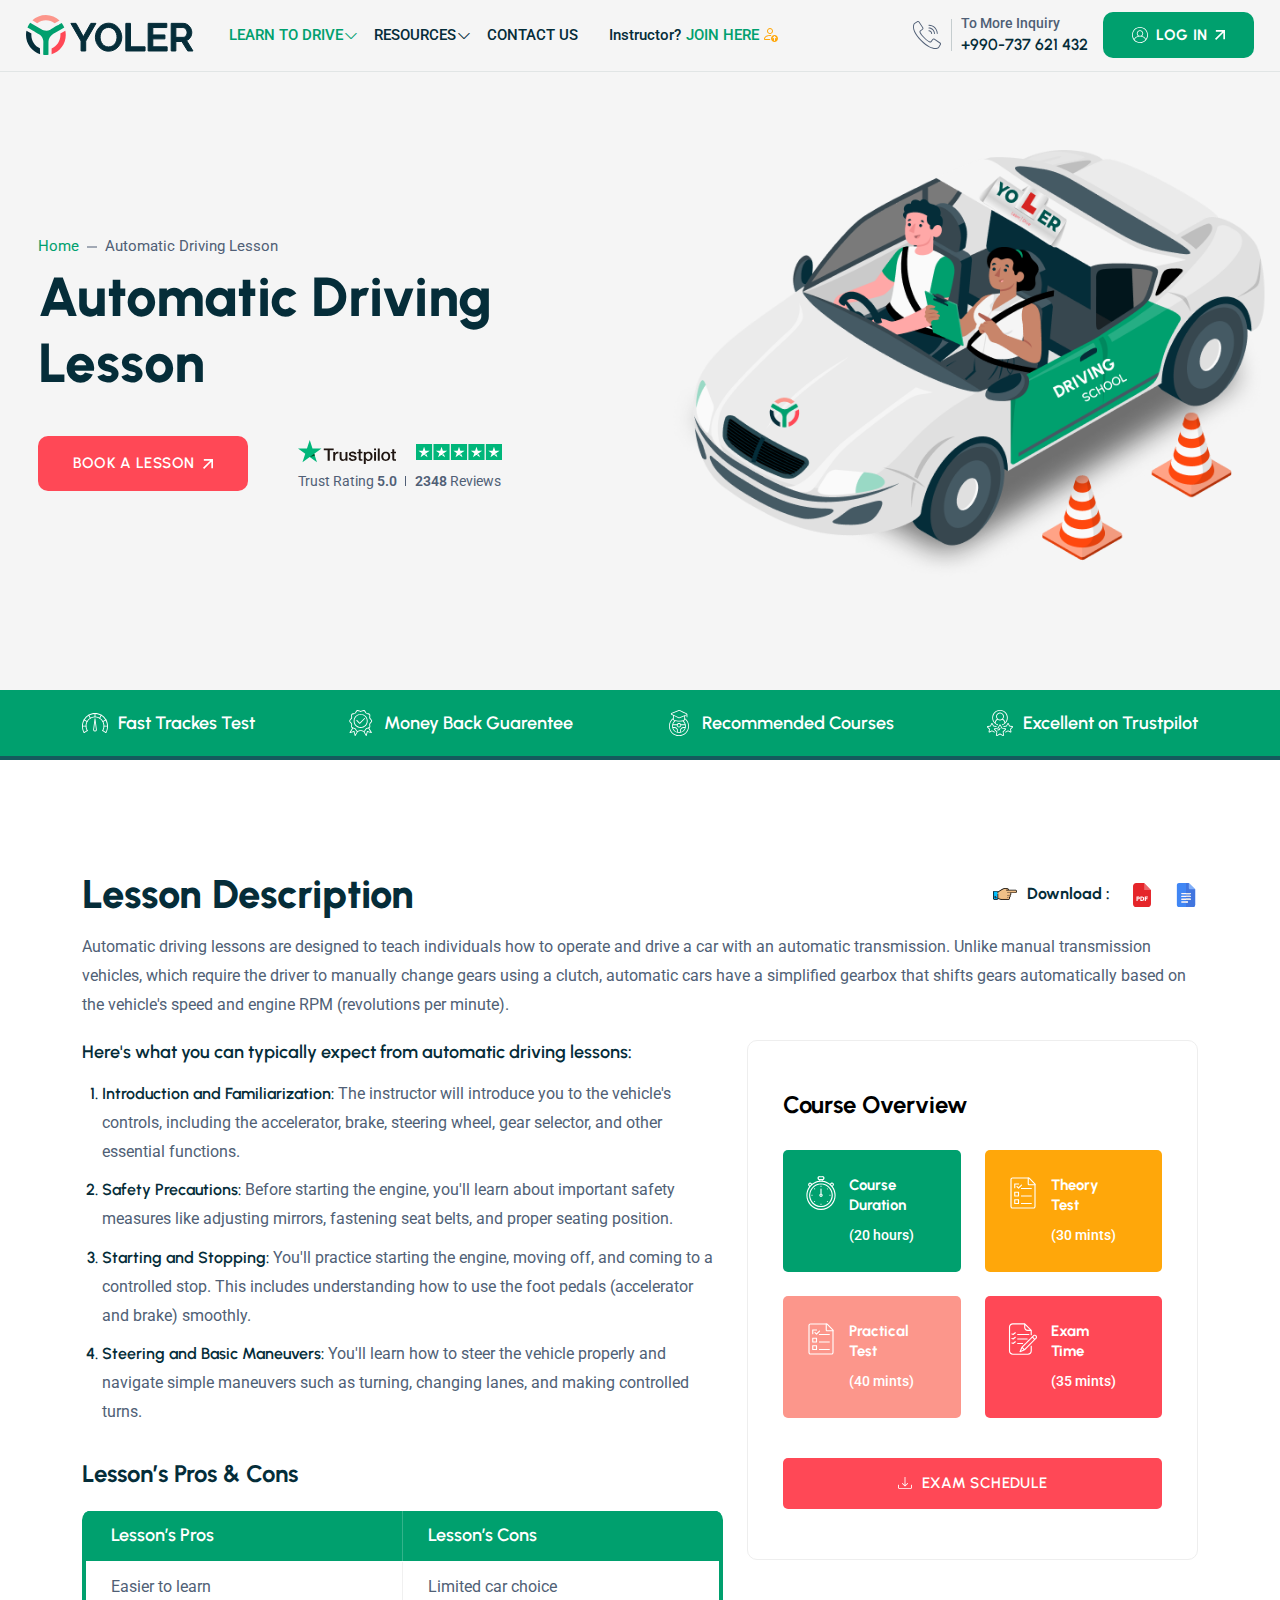
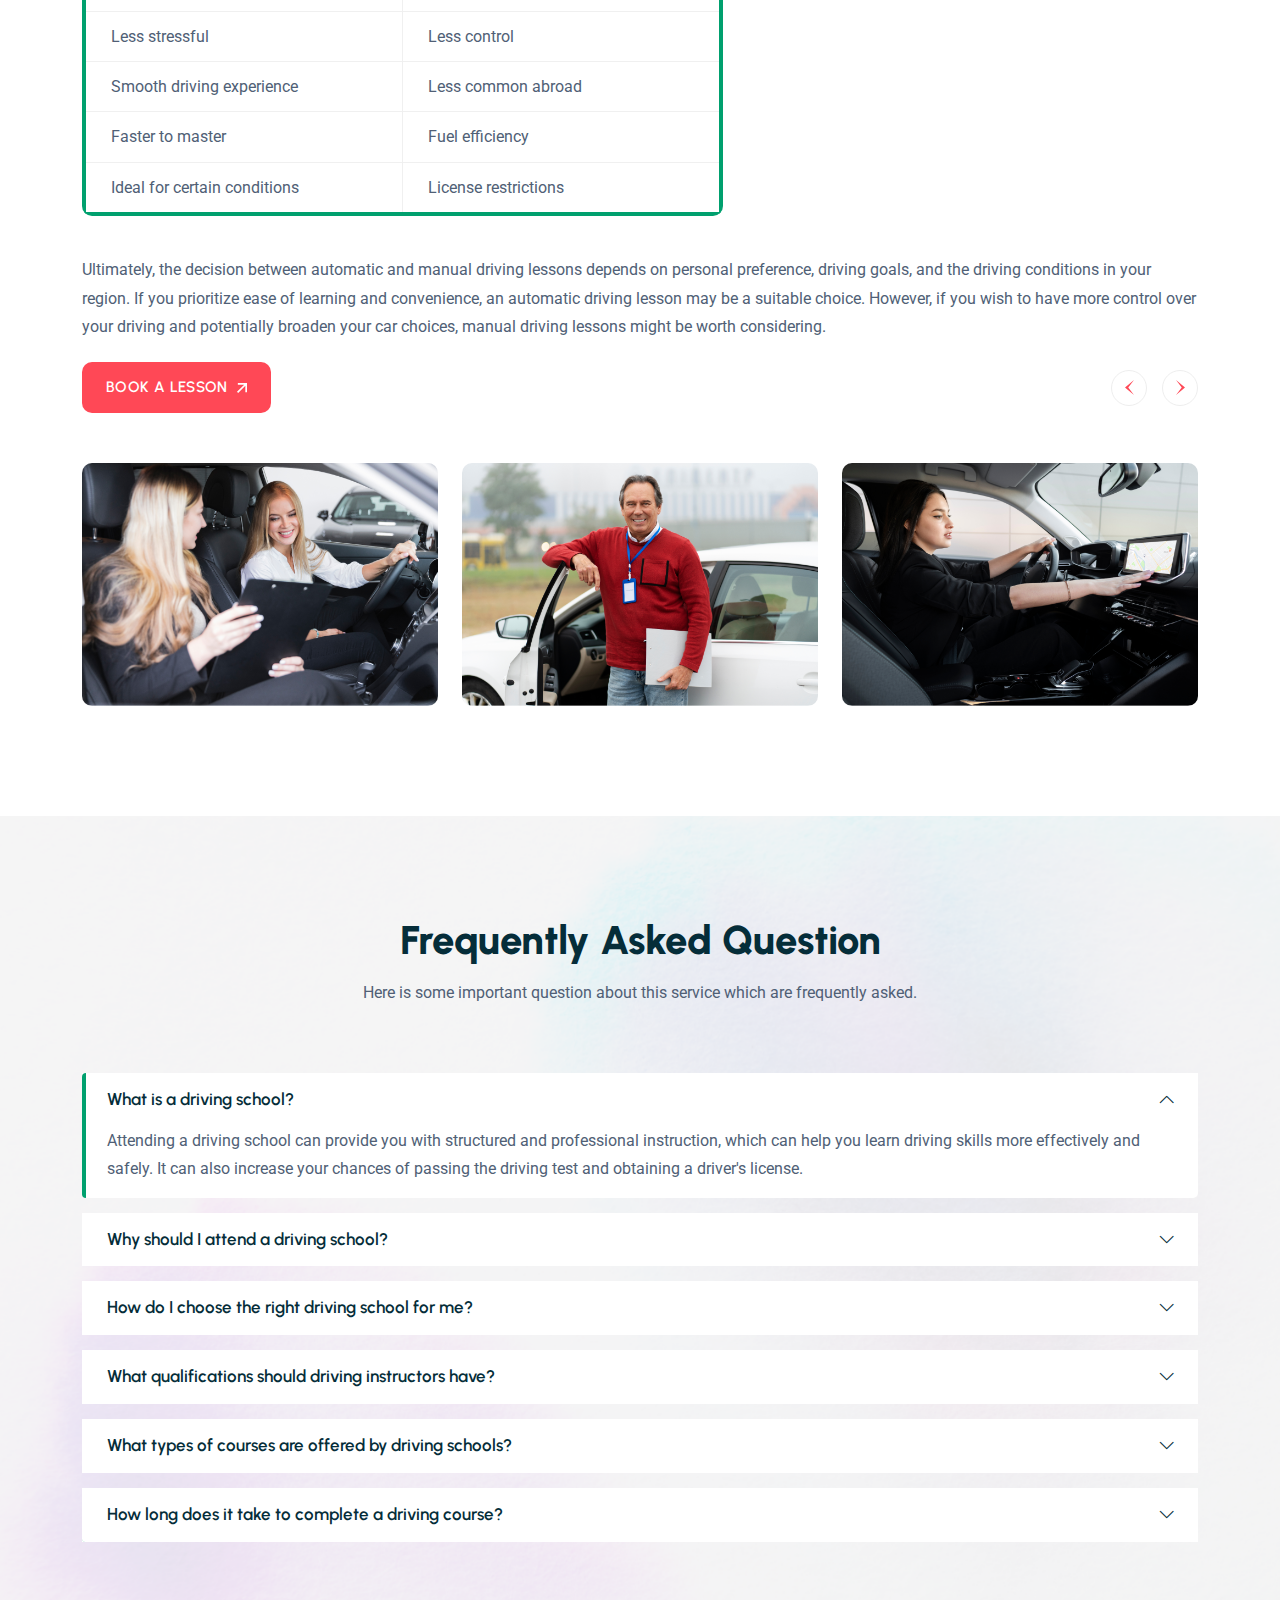
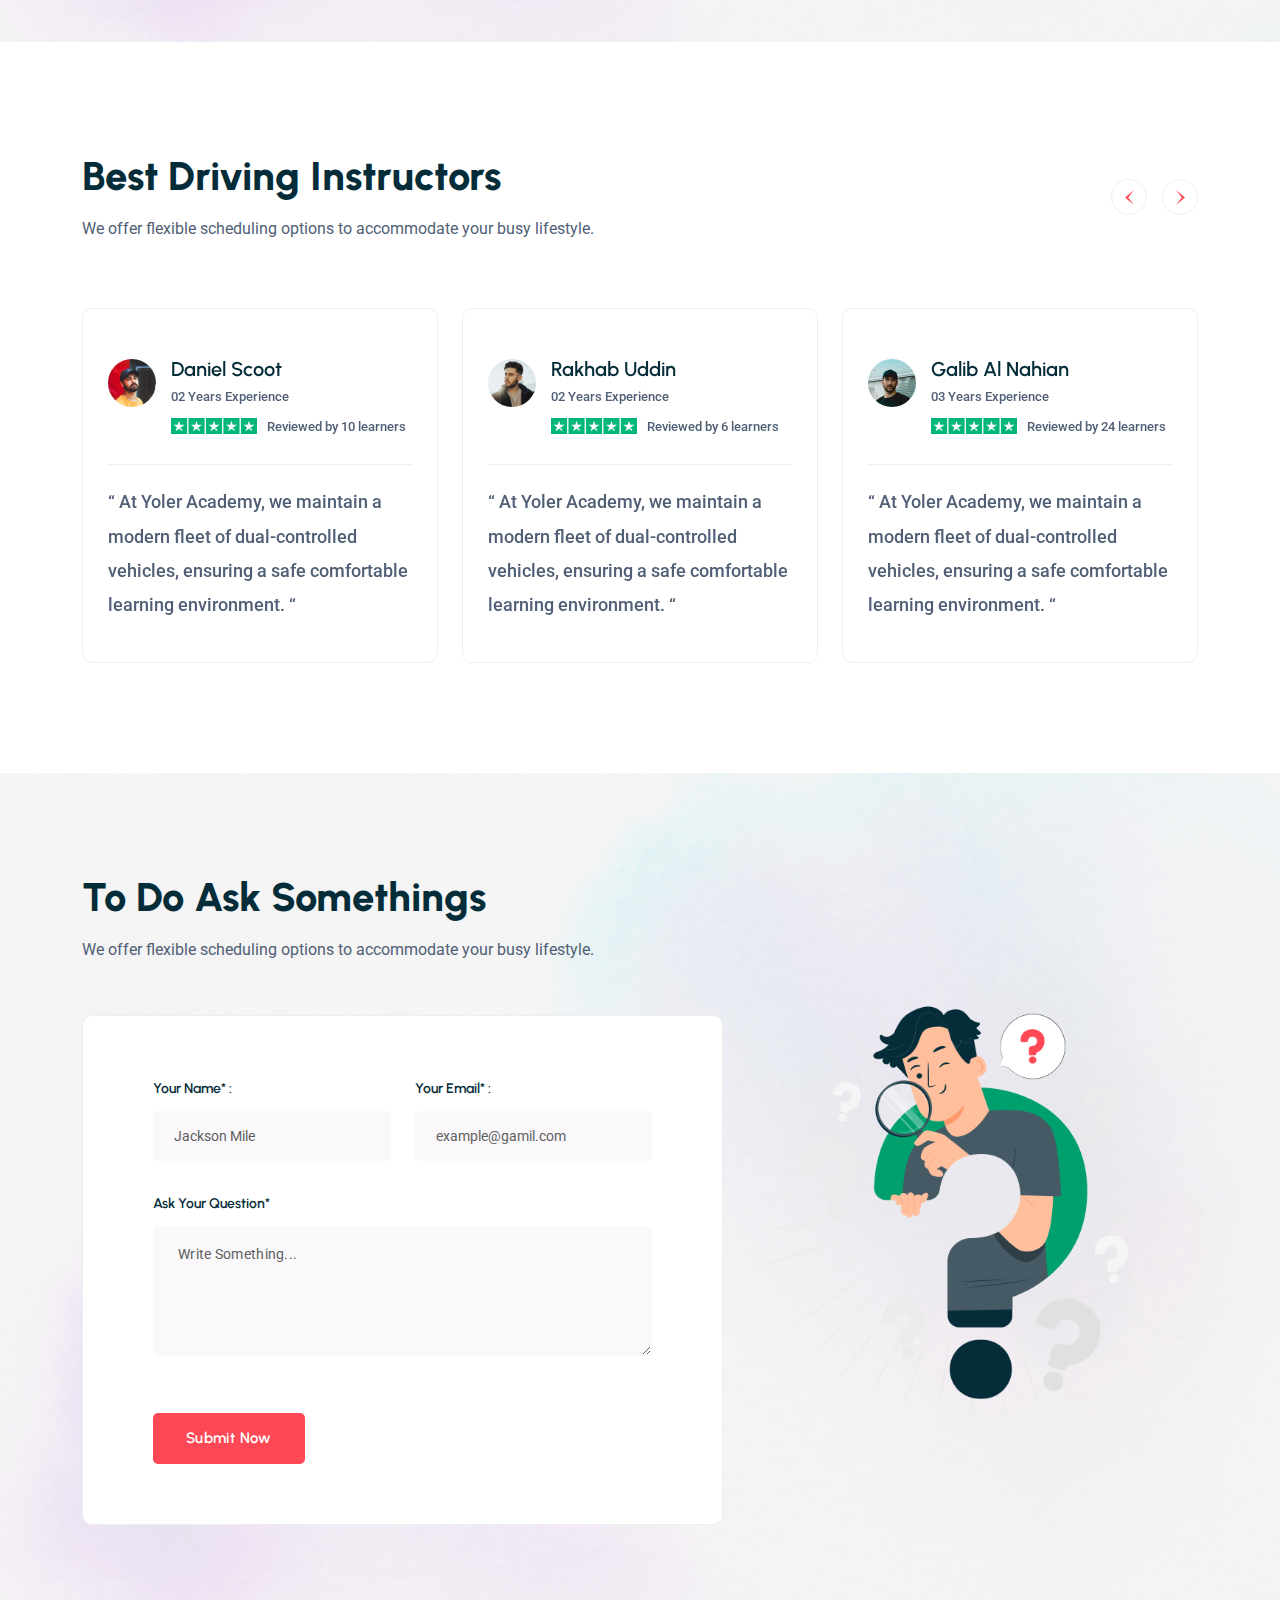
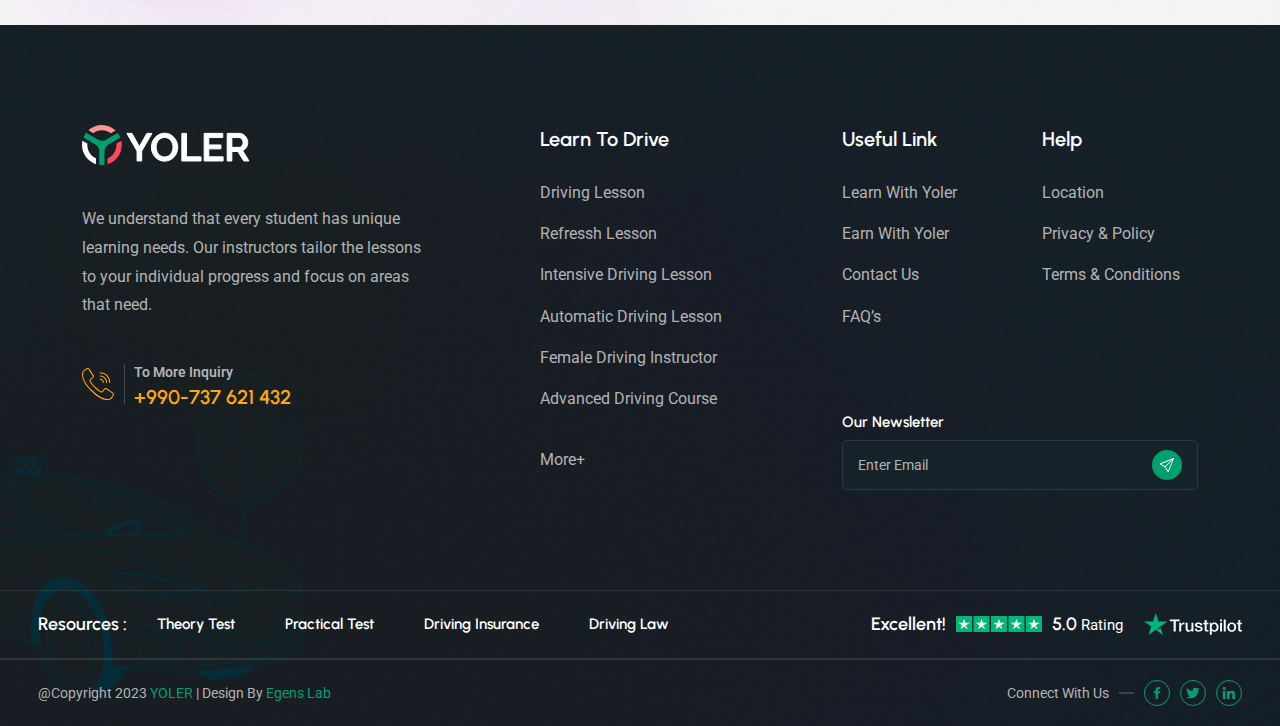
<file: automatic-driving-lesson.html>
<!DOCTYPE html>
<html lang="en">
<head>
    <meta charset="UTF-8">
    <meta name="viewport" content="width=device-width, initial-scale=1.0">
    <!-- Bootstrap CSS -->
    <link href="assets/css/bootstrap.min.css" rel="stylesheet">
    <!-- Bootstrap Icon CSS -->
    <link href="assets/css/bootstrap-icons.css" rel="stylesheet">
    <!-- Fontawesome all CSS -->
    <link href="assets/css/all.min.css" rel="stylesheet">

    <!-- Fontawesome CSS -->
    <link href="assets/css/fontawesome.min.css" rel="stylesheet">
    <!-- box icon css -->
    <link rel="stylesheet" href="assets/css/boxicons.min.css">
    <!-- slider CSS -->
    <link rel="stylesheet" href="assets/css/swiper-bundle.min.css">
    <link rel="stylesheet" href="assets/css/jquery.fancybox.min.css">
    <link rel="stylesheet" href="assets/css/twentytwenty.css">
    <!--  Style CSS  -->
    <link rel="stylesheet" href="assets/css/style.css">
    <link rel="icon" href="assets/img/sm-logo.svg" type="image/gif">
    <title>Yoler</title>
</head>
<body>
    <!-- Start header section -->
    <header class="header-area">
        <div class="nav-left">
            <div class="header-logo">
                <a href="index.html"><img alt="image" class="img-fluid" src="assets/img/header-logo.svg"></a>
            </div>
            <div class="main-menu">
                <div class="mobile-logo-area d-lg-none d-flex justify-content-between align-items-center">
                    <div class="mobile-logo-wrap">
                        <a href="index.html"><img alt="image" src="assets/img/header-logo.svg"></a>
                    </div>
                </div>
                <ul class="menu-list">
                    <li class="menu-item-has-children active">
                        <a href="#" class="drop-down">LEARN TO DRIVE</a><i class="bi bi-plus dropdown-icon"></i>
                        <ul class="sub-menu">
                            <li><a href="automatic-driving-lesson.html">Automatic Driving Lesson</a></li>
                            <li><a href="intensive-driving-lesson.html">Intensive Driving Lesson</a></li>
                            <li><a href="advanced-driving-course.html">Advanced Driving Course</a></li>
                        </ul>
                    </li>
                    <li class="menu-item-has-children">
                        <a href="#" class="drop-down">RESOURCES</a><i class="bi bi-plus dropdown-icon"></i>
                        <ul class="sub-menu">
                            <li><a href="# ">RESOURCES 1</a></li>
                            <li><a href="# ">RESOURCES 2</a></li>
                        </ul>
                    </li>
                    <li>
                        <a href="contact-us.html">CONTACT US</a>
                    </li>
                    <li>
                        <a href="#">Instructor?<span>JOIN HERE</span>
                            <svg xmlns="http://www.w3.org/2000/svg" width="14" height="14" viewBox="0 0 14 14">
                                <path
                                    d="M10.5 14C11.4283 14 12.3185 13.6313 12.9749 12.9749C13.6313 12.3185 14 11.4283 14 10.5C14 9.57174 13.6313 8.6815 12.9749 8.02513C12.3185 7.36875 11.4283 7 10.5 7C9.57174 7 8.6815 7.36875 8.02513 8.02513C7.36875 8.6815 7 9.57174 7 10.5C7 11.4283 7.36875 12.3185 8.02513 12.9749C8.6815 13.6313 9.57174 14 10.5 14ZM10.854 8.146L12.354 9.646C12.4479 9.73989 12.5006 9.86722 12.5006 10C12.5006 10.1328 12.4479 10.2601 12.354 10.354C12.2601 10.4479 12.1328 10.5006 12 10.5006C11.8672 10.5006 11.7399 10.4479 11.646 10.354L11 9.707V12.5C11 12.6326 10.9473 12.7598 10.8536 12.8536C10.7598 12.9473 10.6326 13 10.5 13C10.3674 13 10.2402 12.9473 10.1464 12.8536C10.0527 12.7598 10 12.6326 10 12.5V9.707L9.354 10.354C9.26011 10.4479 9.13278 10.5006 9 10.5006C8.86722 10.5006 8.73989 10.4479 8.646 10.354C8.55211 10.2601 8.49937 10.1328 8.49937 10C8.49937 9.86722 8.55211 9.73989 8.646 9.646L10.146 8.146C10.1924 8.09944 10.2476 8.06249 10.3084 8.03729C10.3691 8.01208 10.4342 7.99911 10.5 7.99911C10.5658 7.99911 10.6309 8.01208 10.6916 8.03729C10.7524 8.06249 10.8076 8.09944 10.854 8.146ZM9 3C9 3.79565 8.68393 4.55871 8.12132 5.12132C7.55871 5.68393 6.79565 6 6 6C5.20435 6 4.44129 5.68393 3.87868 5.12132C3.31607 4.55871 3 3.79565 3 3C3 2.20435 3.31607 1.44129 3.87868 0.87868C4.44129 0.316071 5.20435 0 6 0C6.79565 0 7.55871 0.316071 8.12132 0.87868C8.68393 1.44129 9 2.20435 9 3ZM6 5C6.53043 5 7.03914 4.78929 7.41421 4.41421C7.78929 4.03914 8 3.53043 8 3C8 2.46957 7.78929 1.96086 7.41421 1.58579C7.03914 1.21071 6.53043 1 6 1C5.46957 1 4.96086 1.21071 4.58579 1.58579C4.21071 1.96086 4 2.46957 4 3C4 3.53043 4.21071 4.03914 4.58579 4.41421C4.96086 4.78929 5.46957 5 6 5Z" />
                                <path
                                    d="M6.256 12C6.14128 11.6753 6.06444 11.3384 6.027 10.996H1C1.001 10.75 1.154 10.01 1.832 9.332C2.484 8.68 3.711 8 6 8C6.26 8 6.507 8.009 6.74 8.025C6.966 7.684 7.236 7.375 7.544 7.107C7.077 7.038 6.564 7 6 7C1 7 0 10 0 11C0 12 1 12 1 12H6.256Z" />
                            </svg>
                        </a> 
                    </li>
                </ul>
                <div class="topbar-right d-lg-none d-block">
                    <a href="login.html"class="login-btn hover-btn">
                        <svg xmlns="http://www.w3.org/2000/svg" width="16" height="16" viewBox="0 0 16 16">
                            <path fill-rule="evenodd" clip-rule="evenodd"
                                d="M14.4311 12.759C15.417 11.4291 16 9.78265 16 8C16 3.58169 12.4182 0 8 0C3.58169 0 0 3.58169 0 8C0 12.4182 3.58169 16 8 16C10.3181 16 12.4058 15.0141 13.867 13.4387C14.0673 13.2226 14.2556 12.9957 14.4311 12.759ZM13.9875 12C14.7533 10.8559 15.1999 9.48009 15.1999 8C15.1999 4.02355 11.9764 0.799983 7.99991 0.799983C4.02355 0.799983 0.799983 4.02355 0.799983 8C0.799983 9.48017 1.24658 10.8559 2.01245 12C2.97866 10.5566 4.45301 9.48194 6.17961 9.03214C5.34594 8.45444 4.79998 7.49102 4.79998 6.39995C4.79998 4.63266 6.23271 3.19993 8 3.19993C9.76729 3.19993 11.2 4.63266 11.2 6.39995C11.2 7.49093 10.654 8.45444 9.82039 9.03206C11.5469 9.48194 13.0213 10.5565 13.9875 12ZM13.4722 12.6793C12.3495 10.8331 10.3188 9.59997 8.00008 9.59997C5.68126 9.59997 3.65049 10.8331 2.52776 12.6794C3.84829 14.2222 5.80992 15.2 8 15.2C10.1901 15.2 12.1517 14.2222 13.4722 12.6793ZM8 8.79998C9.32551 8.79998 10.4 7.72554 10.4 6.39995C10.4 5.07444 9.32559 3.99992 8 3.99992C6.6744 3.99992 5.59997 5.07452 5.59997 6.40003C5.59997 7.72554 6.67449 8.79998 8 8.79998Z" />
                        </svg>
                        LOG IN
                        <svg class="arrow" xmlns="http://www.w3.org/2000/svg" width="10" height="10" viewBox="0 0 10 10">
                            <path
                                d="M8.33527 2.84003L1.1753 10L-0.000976562 8.82373L7.15816 1.66376H0.848371V0H9.99902V9.15065H8.33527V2.84003Z" />
                        </svg>
                    </a>
                </div>
                <div class="hotline-area d-lg-none d-flex">
                    <div class="icon">
                        <svg xmlns="http://www.w3.org/2000/svg" width="28" height="28" viewBox="0 0 28 28">
                            <path
                                d="M27.2653 21.5995L21.598 17.8201C20.8788 17.3443 19.9147 17.5009 19.383 18.1798L17.7322 20.3024C17.6296 20.4377 17.4816 20.5314 17.3154 20.5664C17.1492 20.6014 16.9759 20.5752 16.8275 20.4928L16.5134 20.3196C15.4725 19.7522 14.1772 19.0458 11.5675 16.4352C8.95784 13.8246 8.25001 12.5284 7.6826 11.4893L7.51042 11.1753C7.42683 11.0269 7.39968 10.8532 7.43398 10.6864C7.46827 10.5195 7.56169 10.3707 7.69704 10.2673L9.81816 8.61693C10.4968 8.08517 10.6536 7.1214 10.1784 6.40198L6.39895 0.734676C5.91192 0.00208106 4.9348 -0.21784 4.18082 0.235398L1.81096 1.65898C1.06634 2.09672 0.520053 2.80571 0.286612 3.63733C-0.56677 6.74673 0.0752209 12.1131 7.98033 20.0191C14.2687 26.307 18.9501 27.9979 22.1677 27.9979C22.9083 28.0011 23.6459 27.9048 24.3608 27.7115C25.1925 27.4783 25.9016 26.932 26.3391 26.1871L27.7641 23.8187C28.218 23.0645 27.9982 22.0868 27.2653 21.5995ZM26.9601 23.3399L25.5384 25.7098C25.2242 26.2474 24.7142 26.6427 24.1152 26.8128C21.2447 27.6009 16.2298 26.9482 8.64053 19.3589C1.0513 11.7697 0.398595 6.75515 1.18669 3.88421C1.35709 3.28446 1.75283 2.77385 2.2911 2.45921L4.66096 1.03749C4.98811 0.840645 5.41221 0.93606 5.62354 1.25397L7.67659 4.3363L9.39976 6.92078C9.60612 7.23283 9.53831 7.65108 9.24392 7.88199L7.1223 9.53232C6.47665 10.026 6.29227 10.9193 6.68979 11.6283L6.85826 11.9344C7.45459 13.0281 8.19599 14.3887 10.9027 17.095C13.6095 19.8012 14.9696 20.5427 16.0628 21.139L16.3694 21.3079C17.0783 21.7053 17.9716 21.521 18.4653 20.8753L20.1157 18.7537C20.3466 18.4595 20.7647 18.3918 21.0769 18.5979L26.7437 22.3773C27.0618 22.5885 27.1572 23.0128 26.9601 23.3399ZM15.8658 4.66809C20.2446 4.67296 23.7931 8.22149 23.798 12.6003C23.798 12.858 24.0069 13.0669 24.2646 13.0669C24.5223 13.0669 24.7312 12.858 24.7312 12.6003C24.7257 7.7063 20.7598 3.74029 15.8658 3.73494C15.6081 3.73494 15.3992 3.94381 15.3992 4.20151C15.3992 4.45922 15.6081 4.66809 15.8658 4.66809Z" />
                            <path
                                d="M15.8658 7.46749C18.6991 7.47083 20.9951 9.76681 20.9984 12.6001C20.9984 12.7238 21.0476 12.8425 21.1351 12.93C21.2226 13.0175 21.3412 13.0667 21.465 13.0667C21.5887 13.0667 21.7074 13.0175 21.7949 12.93C21.8824 12.8425 21.9316 12.7238 21.9316 12.6001C21.9277 9.25163 19.2142 6.53816 15.8658 6.53433C15.6081 6.53433 15.3992 6.74321 15.3992 7.00091C15.3992 7.25862 15.6081 7.46749 15.8658 7.46749Z" />
                            <path
                                d="M15.8658 10.2671C17.1536 10.2686 18.1972 11.3122 18.1988 12.6001C18.1988 12.7238 18.248 12.8425 18.3355 12.93C18.423 13.0175 18.5417 13.0667 18.6654 13.0667C18.7891 13.0667 18.9078 13.0175 18.9953 12.93C19.0828 12.8425 19.132 12.7238 19.132 12.6001C19.1299 10.7971 17.6688 9.33595 15.8658 9.33392C15.6081 9.33392 15.3992 9.5428 15.3992 9.8005C15.3992 10.0582 15.6081 10.2671 15.8658 10.2671Z" />
                        </svg>
                    </div>
                    <div class="content">
                        <span>To More Inquiry</span>
                        <h6><a href="tel:+990737621432">+990-737 621 432</a></h6>
                    </div>
                </div>
            </div> 
        </div>
        <div class="nav-right d-flex jsutify-content-end align-items-center">
            <!-- Button trigger modal -->
            <ul>
                <li class="d-xl-flex d-none">
                    <div class="hotline-area">
                        <div class="icon">
                            <svg xmlns="http://www.w3.org/2000/svg" width="28" height="28" viewBox="0 0 28 28">
                                <path
                                    d="M27.2653 21.5995L21.598 17.8201C20.8788 17.3443 19.9147 17.5009 19.383 18.1798L17.7322 20.3024C17.6296 20.4377 17.4816 20.5314 17.3154 20.5664C17.1492 20.6014 16.9759 20.5752 16.8275 20.4928L16.5134 20.3196C15.4725 19.7522 14.1772 19.0458 11.5675 16.4352C8.95784 13.8246 8.25001 12.5284 7.6826 11.4893L7.51042 11.1753C7.42683 11.0269 7.39968 10.8532 7.43398 10.6864C7.46827 10.5195 7.56169 10.3707 7.69704 10.2673L9.81816 8.61693C10.4968 8.08517 10.6536 7.1214 10.1784 6.40198L6.39895 0.734676C5.91192 0.00208106 4.9348 -0.21784 4.18082 0.235398L1.81096 1.65898C1.06634 2.09672 0.520053 2.80571 0.286612 3.63733C-0.56677 6.74673 0.0752209 12.1131 7.98033 20.0191C14.2687 26.307 18.9501 27.9979 22.1677 27.9979C22.9083 28.0011 23.6459 27.9048 24.3608 27.7115C25.1925 27.4783 25.9016 26.932 26.3391 26.1871L27.7641 23.8187C28.218 23.0645 27.9982 22.0868 27.2653 21.5995ZM26.9601 23.3399L25.5384 25.7098C25.2242 26.2474 24.7142 26.6427 24.1152 26.8128C21.2447 27.6009 16.2298 26.9482 8.64053 19.3589C1.0513 11.7697 0.398595 6.75515 1.18669 3.88421C1.35709 3.28446 1.75283 2.77385 2.2911 2.45921L4.66096 1.03749C4.98811 0.840645 5.41221 0.93606 5.62354 1.25397L7.67659 4.3363L9.39976 6.92078C9.60612 7.23283 9.53831 7.65108 9.24392 7.88199L7.1223 9.53232C6.47665 10.026 6.29227 10.9193 6.68979 11.6283L6.85826 11.9344C7.45459 13.0281 8.19599 14.3887 10.9027 17.095C13.6095 19.8012 14.9696 20.5427 16.0628 21.139L16.3694 21.3079C17.0783 21.7053 17.9716 21.521 18.4653 20.8753L20.1157 18.7537C20.3466 18.4595 20.7647 18.3918 21.0769 18.5979L26.7437 22.3773C27.0618 22.5885 27.1572 23.0128 26.9601 23.3399ZM15.8658 4.66809C20.2446 4.67296 23.7931 8.22149 23.798 12.6003C23.798 12.858 24.0069 13.0669 24.2646 13.0669C24.5223 13.0669 24.7312 12.858 24.7312 12.6003C24.7257 7.7063 20.7598 3.74029 15.8658 3.73494C15.6081 3.73494 15.3992 3.94381 15.3992 4.20151C15.3992 4.45922 15.6081 4.66809 15.8658 4.66809Z" />
                                <path
                                    d="M15.8658 7.46749C18.6991 7.47083 20.9951 9.76681 20.9984 12.6001C20.9984 12.7238 21.0476 12.8425 21.1351 12.93C21.2226 13.0175 21.3412 13.0667 21.465 13.0667C21.5887 13.0667 21.7074 13.0175 21.7949 12.93C21.8824 12.8425 21.9316 12.7238 21.9316 12.6001C21.9277 9.25163 19.2142 6.53816 15.8658 6.53433C15.6081 6.53433 15.3992 6.74321 15.3992 7.00091C15.3992 7.25862 15.6081 7.46749 15.8658 7.46749Z" />
                                <path
                                    d="M15.8658 10.2671C17.1536 10.2686 18.1972 11.3122 18.1988 12.6001C18.1988 12.7238 18.248 12.8425 18.3355 12.93C18.423 13.0175 18.5417 13.0667 18.6654 13.0667C18.7891 13.0667 18.9078 13.0175 18.9953 12.93C19.0828 12.8425 19.132 12.7238 19.132 12.6001C19.1299 10.7971 17.6688 9.33595 15.8658 9.33392C15.6081 9.33392 15.3992 9.5428 15.3992 9.8005C15.3992 10.0582 15.6081 10.2671 15.8658 10.2671Z" />
                            </svg>
                        </div>
                        <div class="content">
                            <span>To More Inquiry</span>
                            <h6><a href="tel:+990737621432">+990-737 621 432</a></h6>
                        </div>
                    </div>
                </li>
                <li class="d-lg-flex d-none">
                    <a href="login.html"class="login-btn hover-btn">
                        <svg xmlns="http://www.w3.org/2000/svg" width="16" height="16" viewBox="0 0 16 16">
                            <path fill-rule="evenodd" clip-rule="evenodd"
                                d="M14.4311 12.759C15.417 11.4291 16 9.78265 16 8C16 3.58169 12.4182 0 8 0C3.58169 0 0 3.58169 0 8C0 12.4182 3.58169 16 8 16C10.3181 16 12.4058 15.0141 13.867 13.4387C14.0673 13.2226 14.2556 12.9957 14.4311 12.759ZM13.9875 12C14.7533 10.8559 15.1999 9.48009 15.1999 8C15.1999 4.02355 11.9764 0.799983 7.99991 0.799983C4.02355 0.799983 0.799983 4.02355 0.799983 8C0.799983 9.48017 1.24658 10.8559 2.01245 12C2.97866 10.5566 4.45301 9.48194 6.17961 9.03214C5.34594 8.45444 4.79998 7.49102 4.79998 6.39995C4.79998 4.63266 6.23271 3.19993 8 3.19993C9.76729 3.19993 11.2 4.63266 11.2 6.39995C11.2 7.49093 10.654 8.45444 9.82039 9.03206C11.5469 9.48194 13.0213 10.5565 13.9875 12ZM13.4722 12.6793C12.3495 10.8331 10.3188 9.59997 8.00008 9.59997C5.68126 9.59997 3.65049 10.8331 2.52776 12.6794C3.84829 14.2222 5.80992 15.2 8 15.2C10.1901 15.2 12.1517 14.2222 13.4722 12.6793ZM8 8.79998C9.32551 8.79998 10.4 7.72554 10.4 6.39995C10.4 5.07444 9.32559 3.99992 8 3.99992C6.6744 3.99992 5.59997 5.07452 5.59997 6.40003C5.59997 7.72554 6.67449 8.79998 8 8.79998Z" />
                        </svg>
                        LOG IN
                        <svg class="arrow" xmlns="http://www.w3.org/2000/svg" width="10" height="10" viewBox="0 0 10 10">
                            <path
                                d="M8.33527 2.84003L1.1753 10L-0.000976562 8.82373L7.15816 1.66376H0.848371V0H9.99902V9.15065H8.33527V2.84003Z" />
                        </svg>
                    </a>
                </li>
            </ul>
            <div class="sidebar-button mobile-menu-btn ">
                <span></span>
            </div>
        </div>
    </header>
    <!-- End header section -->

    <!-- Start Banner section -->
    <div class="inner-page-banner">
        <div class="container-fluid">
            <div class="row">
                <div class="col-lg-6 d-flex align-items-center">
                    <div class="banner-content">
                        <ul class="breadcrumb-list">
                            <li><a href="index.html">Home</a></li>
                            <li>Automatic Driving Lesson</li>
                        </ul>
                         <h1>Automatic Driving Lesson</h1>
                         <div class="button-review-area">
                            <a href="#" class="primary-btn1 hover-btn">
                                BOOK A LESSON
                                <svg xmlns="http://www.w3.org/2000/svg" width="11" height="10" viewBox="0 0 11 10">
                                    <path d="M9.33185 2.84003L2.17188 10L0.995605 8.82373L8.15474 1.66376H1.84495V0H10.9956V9.15065H9.33185V2.84003Z" />
                                </svg>
                            </a>
                             <div class="trustpilot-review">
                                <div class="review-logo-start">
                                    <div class="logo">
                                        <img src="assets/img/icon/trustpilot-logo.svg" alt="">
                                    </div>
                                    <div class="star">
                                        <img src="assets/img/icon/trustpilot-star.svg" alt="">
                                    </div>
                                </div>
                                <ul class="content">
                                    <li>Trust Rating <span>5.0</span></li>
                                    <li><span>2348</span> Reviews</li>
                                </ul>
                            </div>
                         </div>
                    </div>
                </div>
                <div class="col-lg-6">
                    <div class="banner-img">
                        <img src="assets/img/inner-page/inner-page-banner-img1.png" alt="">
                    </div>
                </div>
            </div>
        </div>
    </div>
    <div class="quick-link-area style-2 mb-110">
        <div class="container">
            <ul>
                <li>
                    <a href="#">
                        <svg xmlns="http://www.w3.org/2000/svg" width="26" height="26" viewBox="0 0 26 26">
                            <g mask="url(#mask0_311_4619)">
                                <path
                                    d="M23.8725 22.9841C23.7943 22.9839 23.7174 22.9629 23.6497 22.9231C23.582 22.8834 23.5258 22.8263 23.4868 22.7576C23.4477 22.6888 23.4272 22.6109 23.4272 22.5316C23.4273 22.4523 23.4479 22.3744 23.487 22.3058C24.5487 20.4406 25.1067 18.325 25.1049 16.1718C25.1049 9.40809 19.6739 3.90498 12.9988 3.90498C6.32364 3.90498 0.892618 9.40809 0.892618 16.1718C0.891542 18.325 1.45033 20.4404 2.51272 22.3052C2.54501 22.3567 2.5667 22.4142 2.57646 22.4744C2.58623 22.5346 2.58389 22.5962 2.56957 22.6554C2.55525 22.7146 2.52925 22.7703 2.49313 22.8191C2.45702 22.8679 2.41154 22.9088 2.35943 22.9393C2.30731 22.9699 2.24964 22.9894 2.18989 22.9967C2.13014 23.0041 2.06953 22.9991 2.01172 22.9821C1.95391 22.9651 1.90009 22.9365 1.8535 22.8979C1.80691 22.8592 1.76851 22.8115 1.74061 22.7574C0.600076 20.7551 -0.000236162 18.4839 6.96937e-08 16.172C0.000236302 13.8601 0.601012 11.589 1.74195 9.58694C2.88289 7.58487 4.5238 5.92235 6.49976 4.76648C8.47573 3.6106 10.7171 3.00209 12.9988 3.00209C15.2804 3.00209 17.5218 3.6106 19.4977 4.76648C21.4737 5.92235 23.1146 7.58487 24.2556 9.58694C25.3965 11.589 25.9973 13.8601 25.9975 16.172C25.9977 18.4839 25.3974 20.7551 24.2569 22.7574C24.218 22.826 24.162 22.883 24.0946 22.9227C24.0271 22.9625 23.9506 22.9837 23.8725 22.9841Z"/>
                                <path
                                    d="M20.7058 21.1322C20.6268 21.1321 20.5493 21.1108 20.4811 21.0705C20.4129 21.0301 20.3565 20.9722 20.3176 20.9025C20.2788 20.8328 20.2589 20.754 20.2599 20.674C20.261 20.594 20.2829 20.5157 20.3236 20.4471C21.1175 19.1071 21.5367 17.5736 21.5365 16.0107C21.5365 11.243 17.7082 7.36174 13.0008 7.36174C8.29335 7.36174 4.46513 11.2408 4.46513 16.0107C4.46437 17.573 4.88283 19.1061 5.67574 20.446C5.70877 20.4969 5.73131 20.554 5.74201 20.6139C5.75271 20.6739 5.75134 20.7354 5.738 20.7948C5.72465 20.8542 5.6996 20.9102 5.66435 20.9596C5.6291 21.0089 5.58437 21.0506 5.53286 21.082C5.48134 21.1133 5.42409 21.1339 5.36455 21.1423C5.30501 21.1507 5.24441 21.1469 5.18637 21.131C5.12833 21.1151 5.07407 21.0875 5.02682 21.0498C4.97958 21.0121 4.94033 20.9652 4.91144 20.9118C4.03498 19.4312 3.57217 17.7371 3.57251 16.0107C3.57251 10.7439 7.80073 6.45728 13.0008 6.45728C18.2009 6.45728 22.4291 10.7416 22.4291 16.0107C22.4294 17.7371 21.9666 19.4312 21.0901 20.9118C21.0505 20.9791 20.9942 21.0349 20.9268 21.0735C20.8594 21.1122 20.7832 21.1324 20.7058 21.1322Z"/>
                                <path
                                    d="M13.0009 7.36405C12.8826 7.36405 12.7691 7.3164 12.6854 7.23159C12.6017 7.14678 12.5546 7.03175 12.5546 6.91181V3.45223C12.5546 3.33229 12.6017 3.21727 12.6854 3.13246C12.7691 3.04765 12.8826 3 13.0009 3C13.1193 3 13.2328 3.04765 13.3165 3.13246C13.4002 3.21727 13.4473 3.33229 13.4473 3.45223V6.91181C13.4473 7.03175 13.4002 7.14678 13.3165 7.23159C13.2328 7.3164 13.1193 7.36405 13.0009 7.36405ZM8.44413 8.62577C8.36577 8.62579 8.28879 8.60491 8.22092 8.56521C8.15306 8.52552 8.0967 8.46842 8.05752 8.39966L6.33811 5.3827C6.27893 5.2788 6.2629 5.15534 6.29356 5.03947C6.32421 4.92359 6.39904 4.82481 6.50157 4.76484C6.60411 4.70487 6.72596 4.68863 6.84031 4.71969C6.95467 4.75075 7.05216 4.82657 7.11134 4.93047L8.83019 7.94743C8.86934 8.01614 8.88997 8.09408 8.88999 8.17343C8.89001 8.25277 8.86942 8.33072 8.83031 8.39946C8.79119 8.46819 8.73491 8.52529 8.66713 8.56501C8.59934 8.60474 8.52244 8.62569 8.44413 8.62577ZM5.15763 12.0356C5.07922 12.0357 5.0022 12.0146 4.93447 11.9746L1.90682 10.2035C1.80428 10.1435 1.72946 10.0447 1.6988 9.92887C1.66815 9.813 1.68418 9.68954 1.74336 9.58564C1.80254 9.48174 1.90004 9.40592 2.01439 9.37486C2.12875 9.3438 2.25059 9.36004 2.35313 9.42001L5.38134 11.1916C5.46647 11.2414 5.53302 11.3182 5.57065 11.4102C5.60828 11.5022 5.6149 11.6042 5.58946 11.7004C5.56403 11.7966 5.50797 11.8816 5.42999 11.9422C5.35201 12.0028 5.25646 12.0356 5.15818 12.0356H5.15763ZM4.02288 16.6235H0.448506C0.330138 16.6235 0.216617 16.5759 0.132918 16.4911C0.049219 16.4062 0.00219727 16.2912 0.00219727 16.1713C0.00219727 16.0513 0.049219 15.9363 0.132918 15.8515C0.216617 15.7667 0.330138 15.719 0.448506 15.719H4.02288C4.14125 15.719 4.25477 15.7667 4.33847 15.8515C4.42217 15.9363 4.46919 16.0513 4.46919 16.1713C4.46919 16.2912 4.42217 16.4062 4.33847 16.4911C4.25477 16.5759 4.14125 16.6235 4.02288 16.6235ZM2.12886 22.9842C2.03058 22.9842 1.93504 22.9514 1.85705 22.8908C1.77907 22.8302 1.72302 22.7452 1.69758 22.649C1.67215 22.5528 1.67876 22.4508 1.71639 22.3588C1.75402 22.2668 1.82057 22.1899 1.90571 22.1402L5.07283 20.2877C5.12363 20.2562 5.18016 20.2352 5.23909 20.2261C5.29801 20.2171 5.35813 20.22 5.4159 20.2349C5.47367 20.2497 5.52792 20.2762 5.57544 20.3126C5.62297 20.349 5.66282 20.3947 5.69263 20.447C5.72244 20.4993 5.74161 20.5571 5.74901 20.6171C5.75641 20.677 5.7519 20.7378 5.73572 20.7959C5.71955 20.8541 5.69206 20.9083 5.65486 20.9555C5.61766 21.0027 5.57151 21.0418 5.51914 21.0707L2.35146 22.9237C2.28376 22.9632 2.20701 22.9841 2.12886 22.9842ZM23.873 22.9842C23.7947 22.9842 23.7177 22.9633 23.6499 22.9237L20.4828 21.0707C20.4304 21.0418 20.3842 21.0027 20.347 20.9555C20.3098 20.9083 20.2823 20.8541 20.2662 20.7959C20.25 20.7378 20.2455 20.677 20.2529 20.6171C20.2603 20.5571 20.2795 20.4993 20.3093 20.447C20.3391 20.3947 20.3789 20.349 20.4265 20.3126C20.474 20.2762 20.5282 20.2497 20.586 20.2349C20.6438 20.22 20.7039 20.2171 20.7628 20.2261C20.8217 20.2352 20.8783 20.2562 20.9291 20.2877L24.0962 22.1402C24.1813 22.1899 24.2479 22.2668 24.2855 22.3588C24.3231 22.4508 24.3298 22.5528 24.3043 22.649C24.2789 22.7452 24.2228 22.8302 24.1448 22.8908C24.0669 22.9514 23.9713 22.9842 23.873 22.9842ZM25.5534 16.6235H21.9829C21.8646 16.6235 21.751 16.5759 21.6673 16.4911C21.5836 16.4062 21.5366 16.2912 21.5366 16.1713C21.5366 16.0513 21.5836 15.9363 21.6673 15.8515C21.751 15.7667 21.8646 15.719 21.9829 15.719H25.5534C25.6718 15.719 25.7853 15.7667 25.869 15.8515C25.9527 15.9363 25.9997 16.0513 25.9997 16.1713C25.9997 16.2912 25.9527 16.4062 25.869 16.4911C25.7853 16.5759 25.6718 16.6235 25.5534 16.6235ZM20.8443 12.0356C20.746 12.0356 20.6504 12.0028 20.5725 11.9422C20.4945 11.8816 20.4384 11.7966 20.413 11.7004C20.3876 11.6042 20.3942 11.5022 20.4318 11.4102C20.4694 11.3182 20.536 11.2414 20.6211 11.1916L23.6493 9.42001C23.7519 9.36004 23.8737 9.3438 23.9881 9.37486C24.1024 9.40592 24.1999 9.48174 24.2591 9.58564C24.3183 9.68954 24.3343 9.813 24.3037 9.92887C24.273 10.0447 24.1982 10.1435 24.0956 10.2035L21.0669 11.9746C20.9993 12.0145 20.9225 12.0356 20.8443 12.0356ZM17.5578 8.62521C17.4794 8.62546 17.4024 8.60458 17.3346 8.56472C17.2838 8.53504 17.2393 8.49551 17.2036 8.44839C17.1679 8.40127 17.1417 8.34748 17.1266 8.2901C17.1114 8.23273 17.1075 8.17288 17.1152 8.11399C17.1228 8.05509 17.1418 7.9983 17.1712 7.94686L18.89 4.9299C18.9492 4.82601 19.0467 4.75019 19.161 4.71912C19.2754 4.68806 19.3972 4.7043 19.4998 4.76427C19.6023 4.82424 19.6771 4.92303 19.7078 5.0389C19.7384 5.15477 19.7224 5.27824 19.6632 5.38214L17.9444 8.39909C17.9052 8.46786 17.8488 8.52495 17.781 8.56465C17.7131 8.60434 17.6361 8.62523 17.5578 8.62521ZM13.0009 21.528C12.7383 21.5281 12.4786 21.4713 12.2393 21.3616C11.9999 21.2518 11.7865 21.0915 11.6133 20.8914C11.4401 20.6913 11.311 20.456 11.2347 20.2013C11.1585 19.9465 11.1368 19.6783 11.1711 19.4144L12.5585 8.697C12.5728 8.58836 12.6256 8.48867 12.7069 8.41647C12.7883 8.34426 12.8928 8.30446 13.0009 8.30446C13.1091 8.30446 13.2136 8.34426 13.295 8.41647C13.3763 8.48867 13.4291 8.58836 13.4434 8.697L14.8308 19.416C14.8649 19.6798 14.843 19.9479 14.7666 20.2024C14.6902 20.4569 14.5611 20.692 14.3879 20.8919C14.2147 21.0918 14.0014 21.252 13.7622 21.3617C13.523 21.4713 13.2635 21.528 13.0009 21.528ZM13.0009 12.2329L12.0559 19.5342C12.0386 19.6703 12.0501 19.8085 12.0897 19.9398C12.1293 20.071 12.196 20.1921 12.2854 20.2952C12.3748 20.3982 12.4849 20.4808 12.6083 20.5373C12.7317 20.5938 12.8655 20.6231 13.0009 20.6231C13.1364 20.6231 13.2702 20.5938 13.3936 20.5373C13.517 20.4808 13.6271 20.3982 13.7165 20.2952C13.8059 20.1921 13.8726 20.071 13.9122 19.9398C13.9518 19.8085 13.9633 19.6703 13.946 19.5342L13.0009 12.2329Z"/>
                            </g>
                        </svg>
                        Fast Trackes Test
                    </a>
                </li>
                <li>
                    <a href="#">
                        <svg xmlns="http://www.w3.org/2000/svg" width="26" height="26" viewBox="0 0 26 26">
                            <g mask="url(#mask1_311_4609)">
                                <path
                                    d="M19.7187 10.9149C19.7187 7.05956 16.5587 3.92708 12.682 3.92708C8.80526 3.92708 5.6452 7.05956 5.6452 10.9149C5.6452 14.7647 8.79962 17.9028 12.682 17.9028C16.5643 17.9028 19.7187 14.7647 19.7187 10.9149ZM12.682 17.0006C9.30184 17.0006 6.54808 14.2716 6.54808 10.9093C6.54808 7.54709 9.30184 4.82368 12.682 4.82368C16.0621 4.82368 18.8159 7.55269 18.8159 10.9149C18.8159 14.2772 16.0621 17.0006 12.682 17.0006Z"/>
                                <path
                                    d="M21.3045 18.1436C21.5584 18.0147 21.7841 17.8466 21.9591 17.6112C22.4161 16.9892 22.3089 16.1767 22.2074 15.3865C22.1396 14.8766 22.0719 14.3442 22.1904 13.9856C22.2976 13.6494 22.6588 13.2739 23.003 12.9153C23.5391 12.3549 24.1429 11.7217 24.1429 10.9204C24.1429 10.119 23.5447 9.4746 23.0087 8.91422C22.6644 8.54998 22.3033 8.18013 22.1961 7.84391C22.0776 7.48527 22.1453 6.95292 22.213 6.44298C22.3146 5.65285 22.4161 4.84031 21.9647 4.2183C21.5076 3.59068 20.6894 3.43938 19.8994 3.28808C19.3915 3.19281 18.8667 3.09755 18.5676 2.879C18.2686 2.66606 18.0203 2.20656 17.7776 1.75826C17.4108 1.08581 16.9876 0.323702 16.2371 0.0771377C15.5148 -0.158219 14.7756 0.189212 14.0589 0.525436C13.5793 0.749586 13.0883 0.979339 12.6933 0.979339C12.2983 0.979339 11.8074 0.749586 11.3277 0.525436C10.6111 0.189212 9.87185 -0.158219 9.14955 0.0771377C8.3934 0.318098 7.99839 1.05219 7.60903 1.75826C7.36638 2.20095 7.11245 2.66606 6.81901 2.879C6.51429 3.09755 5.99514 3.19842 5.48728 3.28808C4.69726 3.43377 3.87903 3.59068 3.42195 4.2183C2.96487 4.84031 3.07209 5.65285 3.17366 6.44298C3.24138 6.95292 3.30909 7.48527 3.19059 7.84391C3.08338 8.18013 2.72223 8.55558 2.37801 8.91422C1.84193 9.4746 1.23813 10.1078 1.23813 10.9092C1.23813 11.7105 1.84757 12.3437 2.37801 12.9041C2.72223 13.2683 3.08338 13.6382 3.19059 13.9744C3.30909 14.333 3.24138 14.8654 3.17366 15.3753C3.07209 16.1655 2.97052 16.978 3.42195 17.6C3.59688 17.8354 3.8226 18.0091 4.07654 18.1324L1.61621 22.3632C1.52592 22.5201 1.53721 22.7162 1.65006 22.8619C1.76292 23.0076 1.94914 23.0692 2.12407 23.0244L5.75814 22.055L6.73437 25.6638C6.77951 25.8375 6.93187 25.9664 7.11245 25.9944C7.13502 25.9944 7.15195 26 7.16888 26C7.32688 26 7.47924 25.9159 7.55824 25.7759L9.86621 21.8028C10.3571 21.7468 10.8537 21.517 11.3334 21.2929C11.813 21.0687 12.304 20.839 12.699 20.839C13.094 20.839 13.5849 21.0687 14.0646 21.2929C14.5442 21.517 15.0408 21.7524 15.5317 21.8028L17.8397 25.7759C17.9187 25.9159 18.0711 26 18.2291 26C18.246 26 18.2686 26 18.2855 25.9944C18.4661 25.972 18.6128 25.8431 18.6636 25.6638L19.6398 22.055L23.2739 23.0244C23.4488 23.0692 23.635 23.0076 23.7479 22.8619C23.8607 22.7162 23.872 22.5201 23.7817 22.3632L21.3045 18.1436ZM7.30431 24.3973L6.49736 21.3993C6.43529 21.1584 6.187 21.0183 5.94436 21.0799L2.92537 21.8813L4.93427 18.4238C5.1092 18.463 5.28977 18.4966 5.47035 18.5302C5.97821 18.6255 6.50301 18.7208 6.80208 18.9393C7.10116 19.1522 7.34945 19.6117 7.5921 20.06C7.91939 20.6596 8.28618 21.3265 8.89562 21.6403L7.30431 24.3973ZM12.682 19.948C12.0839 19.948 11.497 20.2226 10.9327 20.4859C10.3741 20.7493 9.79849 21.0183 9.42042 20.895C9.00848 20.7605 8.69812 20.1889 8.3934 19.6398C8.09996 19.1074 7.80089 18.5582 7.33816 18.222C6.8698 17.8858 6.24343 17.7681 5.63963 17.656C5.02455 17.5384 4.3869 17.4207 4.13297 17.0845C3.89032 16.7538 3.96932 16.115 4.04832 15.5042C4.12732 14.8934 4.20632 14.2658 4.02575 13.711C3.85082 13.1843 3.42195 12.7304 3.01002 12.2989C2.56987 11.8394 2.11279 11.3631 2.11279 10.9204C2.11279 10.4777 2.56987 10.0013 3.01002 9.54184C3.4276 9.10475 3.85646 8.65645 4.02575 8.1297C4.20632 7.57493 4.12732 6.94731 4.04832 6.33651C3.96932 5.7201 3.89032 5.08687 4.13297 4.75625C4.38126 4.41443 5.01891 4.29675 5.63963 4.18467C6.24343 4.0726 6.8698 3.95492 7.33816 3.6187C7.80089 3.28808 8.09996 2.73331 8.3934 2.20095C8.69812 1.64618 9.00848 1.08021 9.42042 0.945716C9.80414 0.822434 10.3797 1.09141 10.9327 1.35479C11.497 1.61816 12.0839 1.89275 12.682 1.89275C13.2802 1.89275 13.8671 1.61816 14.4314 1.35479C14.99 1.09141 15.5656 0.822434 15.9437 0.945716C16.3556 1.08021 16.666 1.65179 16.9707 2.20095C17.2641 2.73331 17.5632 3.28247 18.0259 3.6187C18.4943 3.95492 19.1207 4.0726 19.7245 4.18467C20.3395 4.30235 20.9772 4.42003 21.2311 4.75625C21.4738 5.08687 21.3948 5.7257 21.3158 6.33651C21.2368 6.94731 21.1578 7.57493 21.3383 8.1297C21.5133 8.65645 21.9421 9.11035 22.3541 9.54184C22.7942 10.0013 23.2513 10.4777 23.2513 10.9204C23.2513 11.3631 22.7942 11.8394 22.3541 12.2989C21.9365 12.736 21.5076 13.1843 21.3383 13.711C21.1578 14.2658 21.2368 14.8934 21.3158 15.5042C21.3948 16.1206 21.4738 16.7538 21.2311 17.0845C20.9828 17.4263 20.3452 17.544 19.7245 17.656C19.1207 17.7681 18.4943 17.8858 18.0259 18.222C17.5632 18.5526 17.2641 19.1074 16.9707 19.6398C16.666 20.1945 16.3556 20.7605 15.9437 20.895C15.56 21.0183 14.9844 20.7493 14.4314 20.4859C13.8671 20.2226 13.2802 19.948 12.682 19.948ZM19.4197 21.0799C19.1771 21.0183 18.9288 21.1584 18.8667 21.3993L18.0598 24.3973L16.4628 21.6515C17.0666 21.3433 17.4221 20.6989 17.7663 20.0713C18.009 19.6286 18.2629 19.1634 18.5564 18.9505C18.8611 18.732 19.3802 18.6311 19.8881 18.5414C20.0687 18.5078 20.2492 18.4742 20.4242 18.435L22.4331 21.8925L19.4197 21.0799Z"/>
                                <path
                                    d="M16.9142 8.16883C16.7393 7.99511 16.4515 7.99511 16.2766 8.16883L11.7058 12.7079L9.0931 10.1133C8.91817 9.93961 8.63038 9.93961 8.45545 10.1133C8.28052 10.287 8.28052 10.5728 8.45545 10.7465L11.3898 13.6605C11.4744 13.7445 11.5873 13.7894 11.7114 13.7894C11.8356 13.7894 11.9484 13.7445 12.0331 13.6605L16.9142 8.80205C17.0892 8.62834 17.0892 8.34255 16.9142 8.16883Z"/>
                            </g>
                        </svg>
                        Money Back Guarentee
                    </a>
                </li>
                <li>
                    <a href="#">
                        <svg xmlns="http://www.w3.org/2000/svg" width="26" height="26" viewBox="0 0 26 26">
                            <g mask="url(#mask0_311_4603)">
                                <path
                                    d="M20.9002 3.60274L13.6304 0.0815514C13.3945 -0.0231697 13.1308 -0.0263529 12.9219 0.0680634L5.43427 3.09219C5.11422 3.22426 4.90732 3.51744 4.89446 3.8582C4.88115 4.20058 5.06713 4.51038 5.38478 4.66948L7.05088 5.47536L6.95524 8.30618C6.92806 8.31882 6.90238 8.33436 6.87864 8.35252C4.41377 10.2353 3 13.0757 3 16.1454C3 21.5791 7.48613 26 13 26C18.5139 26 23 21.5791 23 16.1454C23 13.0758 21.5266 10.1598 19.0486 8.30024L19.1306 5.87294L20.5947 5.28211L20.5918 6.91324C20.5916 7.02098 20.6349 7.12438 20.712 7.20071C20.7892 7.27704 20.8939 7.32004 21.0033 7.32026H21.0041C21.1133 7.3203 21.2181 7.27762 21.2953 7.2016C21.3726 7.12557 21.4161 7.02242 21.4163 6.91481L21.4207 4.35489C21.3981 4.1977 21.3389 4.04779 21.2479 3.91679C21.1577 3.78742 21.0388 3.68002 20.9002 3.60274ZM20.5359 4.42788L18.5806 5.21769C18.5774 5.21887 18.5742 5.21963 18.5711 5.22092L13.0547 7.44958L5.75231 3.94231C5.74262 3.93756 5.71689 3.92445 5.71809 3.88836C5.71929 3.85545 5.74141 3.84633 5.74946 3.84272L13.2794 0.816649C13.2794 0.816649 18.4748 3.35337 20.5653 4.36006C20.5677 4.3612 20.5781 4.37738 20.5732 4.39627C20.5708 4.40455 20.566 4.41197 20.5594 4.41759C20.5528 4.42321 20.5446 4.42679 20.5359 4.42788ZM13.3671 8.20178L18.2945 6.21073L18.1951 9.15824C18.1862 9.37443 18.115 9.58592 17.9882 9.77988C17.964 9.79993 17.9422 9.82269 17.9234 9.8477C17.774 10.0453 17.5622 10.1833 17.3095 10.2476C16.3135 10.5066 15.2697 10.6653 14.2053 10.72L14.1171 10.7236C13.597 10.7518 13.0447 10.7514 12.4731 10.7224C12.1909 10.7089 11.9164 10.6855 11.6454 10.6585C11.2477 10.6129 10.8789 10.557 10.5146 10.4872C9.8451 10.3645 9.18596 10.192 8.54288 9.97109C8.37897 9.91575 8.22971 9.82492 8.1061 9.70527C8.04292 9.64376 7.98451 9.56839 7.92576 9.47241C7.8247 9.30143 7.77121 9.11972 7.76716 8.93251L7.7619 8.84009L7.86286 5.86819L12.647 8.18236C12.7567 8.24214 12.8793 8.27514 13.0045 8.27861C13.1299 8.28191 13.2542 8.25556 13.3671 8.20178ZM6.94035 15.1763H10.767C10.7666 15.1832 10.7667 15.1905 10.7664 15.1975C10.7642 15.2367 10.7631 15.2759 10.763 15.3152C10.763 16.5318 11.7649 17.5216 12.9964 17.5216C14.2306 17.5216 15.235 16.5318 15.235 15.3152C15.235 15.2751 15.2336 15.2357 15.2316 15.1966C15.2313 15.1899 15.2314 15.183 15.231 15.1763H19.0575C19.1055 15.4376 19.134 15.702 19.1428 15.9674C19.1553 16.3505 19.1269 16.7338 19.058 17.111H17.6496C15.6268 17.111 13.9807 18.7331 13.9807 20.7266V22.1144C13.3324 22.2398 12.6656 22.2397 12.0174 22.1142V20.7266C12.0174 18.7332 10.3713 17.111 8.34842 17.111H6.93991C6.82574 16.471 6.82588 15.8162 6.94035 15.1763ZM7.13509 17.9235H8.34842C9.91679 17.9235 11.1929 19.181 11.1929 20.7266V21.9226C9.25823 21.336 7.7325 19.8329 7.13509 17.9235ZM14.3449 14.9061C14.388 15.0251 14.4106 15.1667 14.4106 15.3151C14.4106 16.0839 13.7762 16.7091 12.9964 16.7091C12.2195 16.7091 11.5874 16.0839 11.5874 15.3151C11.5874 15.1667 11.61 15.0251 11.6583 14.8906C11.837 14.3229 12.3873 13.9266 12.9964 13.9266C13.6179 13.9266 14.1578 14.3138 14.3449 14.9061ZM14.8051 20.7266C14.8051 19.181 16.0812 17.9235 17.6496 17.9235H18.8634C18.2682 19.8309 16.7428 21.3343 14.8052 21.9225L14.8051 20.7266ZM15.014 14.3638C14.6513 13.6056 13.875 13.1142 12.9964 13.1142C12.116 13.1142 11.3385 13.6104 10.9823 14.3638H7.13437C7.54679 13.0437 8.40355 11.9054 9.58579 11.1212C9.84252 11.1831 10.101 11.2379 10.3609 11.2854C10.7425 11.3584 11.1313 11.4174 11.5557 11.4663C11.8471 11.4956 12.1362 11.5198 12.432 11.5341C12.7359 11.5491 13.0351 11.5567 13.3277 11.5567C13.6119 11.5567 13.8901 11.5496 14.1594 11.5353L14.2492 11.5313C15.0357 11.491 15.8183 11.3948 16.5908 11.2435C17.6785 12.0212 18.4718 13.1148 18.8631 14.3638H15.014V14.3638ZM13 25.1876C7.9406 25.1876 3.8244 21.1313 3.8244 16.1454C3.8244 13.4973 4.97143 11.0353 6.98809 9.31406C7.03382 9.51539 7.11096 9.70852 7.21677 9.88654C7.31378 10.0452 7.41562 10.1753 7.52714 10.2836C7.73567 10.4871 7.99452 10.6446 8.27347 10.739C8.37733 10.7746 8.48173 10.8087 8.58641 10.842C7.37286 11.8222 6.53373 13.1643 6.19741 14.6819C6.09071 15.1544 6.03678 15.6475 6.03678 16.1466C6.03678 16.2106 6.03771 16.2745 6.03952 16.3382C6.05162 16.7727 6.10467 17.1982 6.19703 17.6037C6.77468 20.2208 8.86316 22.2789 11.5145 22.8458C11.9891 22.9509 12.489 23.0045 13.0015 23.0045C13.0666 23.0045 13.1315 23.0036 13.1962 23.0018C13.6374 22.9898 14.069 22.9376 14.4802 22.8465C17.1359 22.2785 19.2243 20.2204 19.8 17.6064C19.9067 17.1387 19.961 16.6476 19.961 16.1466C19.961 15.6475 19.9071 15.1544 19.8004 14.6819C19.7997 14.6787 19.7986 14.6757 19.7978 14.6726C19.4801 13.2485 18.7119 11.9697 17.6075 11.007C17.9905 10.8911 18.3182 10.6712 18.5605 10.3638C18.6036 10.3215 18.6416 10.2743 18.6736 10.2233C18.86 9.94967 18.9747 9.63863 19.009 9.31454C21.0045 11.0242 22.1754 13.524 22.1754 16.1454C22.1756 21.1313 18.0594 25.1876 13 25.1876Z" />
                            </g>
                        </svg>
                        Recommended Courses
                    </a>
                </li>
                <li>
                    <a href="#">
                        <svg xmlns="http://www.w3.org/2000/svg" width="26" height="26" viewBox="0 0 26 26">
                            <g mask="url(#mask0_311_4594)">
                                <path
                                    d="M15.2742 14.3556C15.2204 14.3743 15.1709 14.4034 15.1284 14.4413C15.0859 14.4792 15.0513 14.525 15.0265 14.5763C15.0018 14.6275 14.9873 14.6831 14.9841 14.74C14.9808 14.7968 14.9888 14.8537 15.0075 14.9074C15.0262 14.9612 15.0553 15.0107 15.0932 15.0532C15.1311 15.0957 15.1769 15.1303 15.2282 15.1551C15.2794 15.1799 15.335 15.1943 15.3918 15.1976C15.4487 15.2008 15.5056 15.1929 15.5593 15.1742C17.3023 14.5701 18.7748 13.368 19.7156 11.7813C20.6564 10.1945 21.0045 8.32578 20.6983 6.50672C20.392 4.68766 19.4511 3.03595 18.0426 1.84477C16.6341 0.653594 14.8491 0 13.0044 0C11.1597 0 9.37472 0.653594 7.96621 1.84477C6.55771 3.03595 5.61681 4.68766 5.31052 6.50672C5.00424 8.32578 5.35239 10.1945 6.29317 11.7813C7.23394 13.368 8.7065 14.5701 10.4495 15.1742C10.5581 15.2119 10.6772 15.205 10.7807 15.1549C10.8842 15.1048 10.9636 15.0156 11.0013 14.907C11.0391 14.7984 11.0321 14.6792 10.982 14.5757C10.9319 14.4723 10.8428 14.3929 10.7342 14.3552C9.98496 14.0937 9.28634 13.7052 8.66889 13.2068V12.7349C8.66803 12.0746 8.86762 11.4296 9.24127 10.8852C9.61491 10.3408 10.145 9.92261 10.7615 9.68598C11.4165 10.1501 12.1995 10.3993 13.0022 10.3993C13.805 10.3993 14.588 10.1501 15.243 9.68598C15.8594 9.92261 16.3895 10.3408 16.7632 10.8852C17.1368 11.4296 17.3364 12.0746 17.3356 12.7349V13.2085C16.7192 13.7061 16.0219 14.0941 15.2742 14.3556ZM9.96889 6.49925C9.96889 5.89931 10.1468 5.31285 10.4801 4.81402C10.8134 4.31519 11.2872 3.9264 11.8414 3.69681C12.3957 3.46723 13.0056 3.40716 13.594 3.5242C14.1824 3.64124 14.7229 3.93014 15.1471 4.35436C15.5713 4.77858 15.8602 5.31907 15.9773 5.90747C16.0943 6.49588 16.0342 7.10579 15.8047 7.66005C15.5751 8.21432 15.1863 8.68807 14.6875 9.02137C14.1886 9.35468 13.6022 9.53258 13.0022 9.53258C12.198 9.53166 11.427 9.21179 10.8583 8.64313C10.2897 8.07446 9.96981 7.30346 9.96889 6.49925ZM15.9489 9.04422C16.4382 8.47909 16.7548 7.78525 16.861 7.04531C16.9671 6.30536 16.8584 5.5505 16.5477 4.87059C16.2371 4.19068 15.7376 3.61438 15.1087 3.2103C14.4798 2.80622 13.748 2.59139 13.0005 2.59139C12.253 2.59139 11.5212 2.80622 10.8923 3.2103C10.2634 3.61438 9.7639 4.19068 9.45324 4.87059C9.14258 5.5505 9.03386 6.30536 9.14003 7.04531C9.2462 7.78525 9.56279 8.47909 10.0521 9.04422C9.42457 9.36506 8.88963 9.84121 8.49822 10.4273C8.10682 11.0134 7.87199 11.69 7.81609 12.3926C5.34609 9.60842 5.51423 5.37085 8.19786 2.79165C10.8815 0.212882 15.1225 0.212882 17.8066 2.79165C20.4902 5.37085 20.6588 9.60842 18.1884 12.3926C18.1323 11.6896 17.897 11.0128 17.5049 10.4266C17.1129 9.84041 16.5772 9.36448 15.9489 9.04422Z" />
                                <path
                                    d="M9.27557 25.8307C9.40543 25.9265 9.55963 25.9839 9.72055 25.9962C9.88147 26.0085 10.0426 25.9754 10.1856 25.9004L13.0053 24.4353L15.8245 25.9009C15.9679 25.9754 16.1292 26.0084 16.2902 25.9961C16.4513 25.9838 16.6057 25.9267 16.7361 25.8313C16.8665 25.7359 16.9676 25.606 17.028 25.4562C17.0885 25.3064 17.1058 25.1427 17.0782 24.9835L16.5426 21.893L18.8089 19.7085C18.9256 19.596 19.0084 19.4531 19.0479 19.2958C19.0874 19.1386 19.0821 18.9735 19.0324 18.8192C18.9828 18.6649 18.8908 18.5276 18.7671 18.4229C18.6433 18.3182 18.4926 18.2503 18.3322 18.227L15.1862 17.775L13.7822 14.9527C13.7108 14.8079 13.6 14.686 13.4627 14.6011C13.3253 14.5162 13.1668 14.4717 13.0053 14.4726C12.8442 14.472 12.6862 14.5165 12.5492 14.6012C12.4122 14.6858 12.3016 14.8071 12.23 14.9514L10.8182 17.775L7.67917 18.2265C7.51867 18.2498 7.36792 18.3177 7.24407 18.4224C7.12022 18.5271 7.02823 18.6645 6.97858 18.8189C6.92892 18.9733 6.92358 19.1385 6.96316 19.2958C7.00275 19.453 7.08567 19.5961 7.2025 19.7085L9.4697 21.893L8.93367 24.9835C8.9056 25.1426 8.92277 25.3063 8.98322 25.4561C9.04366 25.6059 9.14496 25.7357 9.27557 25.8307ZM7.80223 19.0845L11.1658 18.6005C11.235 18.5906 11.3008 18.564 11.3576 18.5231C11.4143 18.4822 11.4603 18.4282 11.4916 18.3656L13.0048 15.3392L14.5115 18.3648C14.5428 18.4275 14.5888 18.4818 14.6457 18.5228C14.7025 18.5639 14.7684 18.5905 14.8378 18.6005L18.2083 19.0845L15.7756 21.4284C15.7246 21.4776 15.6865 21.5385 15.6645 21.6058C15.6425 21.6731 15.6373 21.7448 15.6495 21.8145L16.2245 25.1326L13.2055 23.5635C13.1438 23.5314 13.0752 23.5147 13.0057 23.5147C12.9362 23.5147 12.8676 23.5314 12.8059 23.5635L9.78647 25.1326L10.3615 21.8154C10.3736 21.7456 10.3685 21.674 10.3465 21.6067C10.3245 21.5394 10.2864 21.4785 10.2354 21.4293L7.80223 19.0845Z" />
                                <path
                                    d="M2.03889 19.1621L1.61553 21.61C1.58992 21.7542 1.60517 21.9026 1.65955 22.0385C1.71393 22.1745 1.80527 22.2924 1.92322 22.3792C2.04118 22.4659 2.18105 22.5178 2.32701 22.5292C2.47297 22.5405 2.61919 22.5108 2.74913 22.4433L4.98556 21.2794L7.22069 22.4459C7.27117 22.4722 7.32633 22.4883 7.38302 22.4933C7.43972 22.4983 7.49684 22.492 7.55112 22.4749C7.6054 22.4578 7.65578 22.4302 7.69939 22.3936C7.74299 22.357 7.77897 22.3122 7.80526 22.2618C7.83155 22.2113 7.84764 22.1561 7.85261 22.0994C7.85759 22.0427 7.85135 21.9856 7.83424 21.9313C7.81714 21.8771 7.78952 21.8267 7.75294 21.7831C7.71637 21.7395 7.67157 21.7035 7.62109 21.6772L5.18576 20.4075C5.12394 20.3753 5.05526 20.3585 4.98556 20.3585C4.91585 20.3585 4.84718 20.3753 4.78536 20.4075L2.49866 21.5988L2.93199 19.0854C2.94412 19.0157 2.93896 18.944 2.91698 18.8767C2.895 18.8094 2.85686 18.7485 2.80589 18.6993L0.965525 16.9227L3.51223 16.5569C3.58151 16.5469 3.64734 16.5203 3.70409 16.4793C3.76084 16.4384 3.80682 16.3843 3.83809 16.3216L4.98556 14.0276L6.12869 16.3212C6.15999 16.384 6.20608 16.4383 6.263 16.4793C6.31991 16.5204 6.38595 16.547 6.45543 16.5569L9.17633 16.9469C9.2901 16.9632 9.40568 16.9336 9.49763 16.8646C9.58959 16.7957 9.65038 16.693 9.66664 16.5792C9.68291 16.4655 9.6533 16.3499 9.58435 16.2579C9.5154 16.166 9.41274 16.1052 9.29896 16.0889L6.80296 15.7314L5.68626 13.4902C5.62142 13.3595 5.52122 13.2496 5.39705 13.173C5.27288 13.0964 5.12972 13.0562 4.98383 13.0569H4.98123C4.68656 13.0565 4.41789 13.2233 4.28789 13.4876L3.16556 15.7314L0.676925 16.0885C0.530946 16.108 0.393459 16.1683 0.280368 16.2627C0.167277 16.357 0.0832029 16.4814 0.0378712 16.6216C-0.00746043 16.7617 -0.0121974 16.9118 0.0242082 17.0545C0.0606138 17.1972 0.136674 17.3267 0.243592 17.4279L2.03889 19.1621ZM25.9632 16.6202C25.9189 16.4808 25.8359 16.3569 25.7239 16.2628C25.6119 16.1688 25.4755 16.1085 25.3306 16.0889L22.8389 15.7314L21.7192 13.4881C21.5896 13.2233 21.3205 13.0547 21.0258 13.0547H21.0232C20.8773 13.054 20.734 13.0942 20.6098 13.1708C20.4855 13.2474 20.3852 13.3573 20.3204 13.4881L19.2041 15.7288L16.7077 16.0863C16.5939 16.1026 16.4912 16.1634 16.4223 16.2553C16.3533 16.3473 16.3237 16.4629 16.34 16.5766C16.3562 16.6904 16.417 16.7931 16.509 16.862C16.6009 16.931 16.7165 16.9606 16.8303 16.9443L19.5516 16.5543C19.6211 16.5444 19.6871 16.5178 19.7441 16.4767C19.801 16.4357 19.8471 16.3814 19.8784 16.3186L21.0189 14.0276L22.1642 16.3216C22.1955 16.3843 22.2414 16.4384 22.2982 16.4793C22.3549 16.5203 22.4208 16.5469 22.4901 16.5569L25.0355 16.9222L23.1951 18.6989C23.1441 18.7481 23.106 18.8089 23.084 18.8763C23.062 18.9436 23.0569 19.0152 23.069 19.085L23.5045 21.5983L21.2178 20.4058C21.156 20.3736 21.0873 20.3568 21.0176 20.3568C20.9479 20.3568 20.8792 20.3736 20.8174 20.4058L18.3821 21.6755C18.3316 21.7018 18.2868 21.7377 18.2502 21.7813C18.2136 21.8249 18.186 21.8753 18.1689 21.9296C18.1518 21.9839 18.1456 22.041 18.1505 22.0977C18.1555 22.1544 18.1716 22.2096 18.1979 22.26C18.2242 22.3105 18.2602 22.3553 18.3038 22.3919C18.3474 22.4285 18.3978 22.4561 18.452 22.4732C18.5063 22.4903 18.5634 22.4965 18.6201 22.4916C18.6768 22.4866 18.732 22.4705 18.7825 22.4442L21.0189 21.2794L23.2549 22.4459C23.3846 22.5133 23.5306 22.5431 23.6764 22.5318C23.8222 22.5206 23.9619 22.4688 24.0798 22.3823C24.1976 22.2957 24.2889 22.178 24.3433 22.0423C24.3977 21.9066 24.4131 21.7583 24.3876 21.6144L23.9656 19.1621L25.7622 17.4288C25.8687 17.3268 25.9441 17.1967 25.9797 17.0536C26.0153 16.9105 26.0096 16.7602 25.9632 16.6202ZM10.6189 20.4262C10.6397 20.4262 10.6605 20.4244 10.6813 20.4214L12.3111 20.187C12.3803 20.177 12.4461 20.1505 12.5029 20.1096C12.5596 20.0687 12.6056 20.0146 12.6369 19.9521L13.3909 18.4445C13.418 18.3935 13.4346 18.3375 13.4398 18.2799C13.445 18.2223 13.4386 18.1643 13.421 18.1092C13.4035 18.0541 13.3751 18.0031 13.3376 17.9591C13.3 17.9151 13.2541 17.8791 13.2024 17.8531C13.1507 17.8272 13.0944 17.8118 13.0367 17.8079C12.979 17.8039 12.9212 17.8116 12.8665 17.8303C12.8118 17.8491 12.7614 17.8786 12.7183 17.9171C12.6751 17.9556 12.6401 18.0023 12.6153 18.0545L11.9653 19.3593L10.5591 19.5617C10.4505 19.5771 10.3519 19.6332 10.283 19.7185C10.2141 19.8039 10.1802 19.9121 10.188 20.0215C10.1958 20.1309 10.2448 20.2332 10.3251 20.3079C10.4053 20.3826 10.511 20.4241 10.6206 20.424L10.6189 20.4262Z" />
                            </g>
                        </svg>
                        Excellent on Trustpilot
                    </a>
                </li>
            </ul>
        </div>
    </div>
    <!-- End Banner section -->

    <!-- Start  lesson-description section -->
    <div class="lesson-description-section mb-110">
        <div class="container">
            <div class="lesson-description-wrapper">
                <div class="section-title2">
                    <h2>Lesson Description</h2>
                     <div class="download-option">
                        <div class="download-title">
                            <img src="assets/img/icon/download-title-icon.svg" alt="">
                            <h6>Download :</h6>
                        </div>
                        <ul class="download-file-icons">
                            <li>
                                <a href="assets/lesson1.pdf" download="lesson1.pdf">
                                    <img src="assets/img/icon/download-file-icon1.svg" alt="">
                                </a>
                            </li>
                            <li>
                                <a href="assets/lesson1.pdf" download="lesson1.pdf">
                                    <img src="assets/img/icon/download-file-icon2.svg" alt="">
                                </a>
                            </li>
                        </ul>
                     </div>
                </div>
                <p>Automatic driving lessons are designed to teach individuals how to operate and drive a car with an automatic transmission. Unlike manual transmission vehicles, which require the driver to manually change gears using a clutch, automatic cars have a simplified gearbox that shifts gears automatically based on the vehicle's speed and engine RPM (revolutions per minute).</p>
                <div class="row g-lg-4 gy-5 mb-40">
                    <div class="col-lg-7">
                        <div class="lesson-content">
                            <div class="automatic-driving-lesson-list">
                                <h6>Here's what you can typically expect from automatic driving lessons:</h6>
                                <ul>
                                    <li>
                                        <p><strong>Introduction and Familiarization: </strong> The instructor will introduce you to the vehicle's controls, including the accelerator, brake, steering wheel, gear selector, and other essential functions.</p>
                                    </li>
                                    <li>
                                        <p><strong>Safety Precautions:</strong>  Before starting the engine, you'll learn about important safety measures like adjusting mirrors, fastening seat belts, and proper seating position.</p>
                                    </li>
                                    <li>
                                        <p><strong>Starting and Stopping:</strong> You'll practice starting the engine, moving off, and coming to a controlled stop. This includes understanding how to use the foot pedals (accelerator and brake) smoothly.</p>
                                    </li>
                                    <li>
                                        <p><strong>Steering and Basic Maneuvers:</strong> You'll learn how to steer the vehicle properly and navigate simple maneuvers such as turning, changing lanes, and making controlled turns.</p>
                                    </li>
                                </ul>
                            </div>
                            <div class="lessons-pros-cons">
                                <h6>Lesson’s Pros & Cons</h6>
                                <table class="lessons-pros-cons-table">
                                    <thead>
                                        <tr>
                                            <th>Lesson’s Pros</th>
                                            <th>Lesson’s Cons</th>
                                        </tr>
                                    </thead>
                                    <tbody>
                                        <tr>
                                            <td>Easier to learn</td>
                                            <td>Limited car choice</td>
                                        </tr>
                                        <tr>
                                            <td>Less stressful</td>
                                            <td>Less control</td>
                                        </tr>
                                        <tr>
                                            <td>Smooth driving experience</td>
                                            <td>Less common abroad</td>
                                        </tr>
                                        <tr>
                                            <td>Faster to master</td>
                                            <td>Fuel efficiency</td>
                                        </tr>
                                        <tr>
                                            <td>Ideal for certain conditions</td>
                                            <td>License restrictions</td>
                                        </tr>
                                    </tbody>
                                </table>
                            </div>
                        </div>
                    </div> 
                    <div class="col-lg-5">
                        <div class="course-overview-area">
                            <div class="course-overview-wrapper">
                                <h5>Course Overview</h5>
                                <div class="row g-4 mb-40">
                                    <div class="col-sm-6">
                                        <div class="course-card">
                                            <div class="course-card-icon">
                                                <img src="assets/img/icon/course-card-icon1.svg" alt="">
                                            </div>
                                            <div class="course-card-content">
                                                <h6>Course <br> Duration</h6>
                                                <span>(20 hours)</span>
                                            </div>
                                        </div>
                                    </div>
                                    <div class="col-sm-6">
                                        <div class="course-card yellow">
                                            <div class="course-card-icon">
                                                <img src="assets/img/icon/course-card-icon2.svg" alt="">
                                            </div>
                                            <div class="course-card-content">
                                                <h6>Theory <br> Test</h6>
                                                <span>(30 mints)</span>
                                            </div>
                                        </div>
                                    </div>
                                    <div class="col-sm-6">
                                        <div class="course-card light-pink">
                                            <div class="course-card-icon">
                                                <img src="assets/img/icon/course-card-icon2.svg" alt="">
                                            </div>
                                            <div class="course-card-content">
                                                <h6>Practical <br> Test</h6>
                                                <span>(40 mints)</span>
                                            </div>
                                        </div>
                                    </div>
                                    <div class="col-sm-6">
                                        <div class="course-card red">
                                            <div class="course-card-icon">
                                                <img src="assets/img/icon/course-card-icon3.svg" alt="">
                                            </div>
                                            <div class="course-card-content">
                                                <h6>Exam <br> Time</h6>
                                                <span>(35 mints)</span>
                                            </div>
                                        </div>
                                    </div>
                                </div>
                                <a href="assets/guide-to-driving-test.pdf" download="guide-to-driving-test.pdf" class="primary-btn1 hover-btn">
                                    <svg xmlns="http://www.w3.org/2000/svg" width="14" height="14" viewBox="0 0 14 14">
                                        <g clip-path="url(#clip0_380_66)">
                                            <path
                                                d="M0.4375 8.6626C0.553532 8.6626 0.664812 8.70869 0.746859 8.79074C0.828906 8.87279 0.875 8.98407 0.875 9.1001V11.2876C0.875 11.5197 0.967187 11.7422 1.13128 11.9063C1.29538 12.0704 1.51794 12.1626 1.75 12.1626H12.25C12.4821 12.1626 12.7046 12.0704 12.8687 11.9063C13.0328 11.7422 13.125 11.5197 13.125 11.2876V9.1001C13.125 8.98407 13.1711 8.87279 13.2531 8.79074C13.3352 8.70869 13.4465 8.6626 13.5625 8.6626C13.6785 8.6626 13.7898 8.70869 13.8719 8.79074C13.9539 8.87279 14 8.98407 14 9.1001V11.2876C14 11.7517 13.8156 12.1968 13.4874 12.525C13.1592 12.8532 12.7141 13.0376 12.25 13.0376H1.75C1.28587 13.0376 0.840752 12.8532 0.512563 12.525C0.184374 12.1968 0 11.7517 0 11.2876V9.1001C0 8.98407 0.0460936 8.87279 0.128141 8.79074C0.210188 8.70869 0.321468 8.6626 0.4375 8.6626Z" />
                                            <path
                                                d="M6.69031 10.3722C6.73095 10.413 6.77923 10.4453 6.83238 10.4674C6.88554 10.4894 6.94252 10.5008 7.00006 10.5008C7.05761 10.5008 7.11459 10.4894 7.16774 10.4674C7.2209 10.4453 7.26917 10.413 7.30981 10.3722L9.93481 7.74725C10.017 7.6651 10.0631 7.55368 10.0631 7.4375C10.0631 7.32132 10.017 7.2099 9.93481 7.12775C9.85266 7.0456 9.74124 6.99945 9.62506 6.99945C9.50889 6.99945 9.39746 7.0456 9.31531 7.12775L7.43756 9.00637V1.3125C7.43756 1.19647 7.39147 1.08519 7.30942 1.00314C7.22738 0.921094 7.1161 0.875 7.00006 0.875C6.88403 0.875 6.77275 0.921094 6.69071 1.00314C6.60866 1.08519 6.56256 1.19647 6.56256 1.3125V9.00637L4.68481 7.12775C4.60266 7.0456 4.49124 6.99945 4.37506 6.99945C4.25889 6.99945 4.14747 7.0456 4.06531 7.12775C3.98316 7.2099 3.93701 7.32132 3.93701 7.4375C3.93701 7.55368 3.98316 7.6651 4.06531 7.74725L6.69031 10.3722Z" />
                                        </g>
                                    </svg>
                                    Exam Schedule
                                </a>
                            </div>
                        </div>
                    </div>
                </div>
                <p>Ultimately, the decision between automatic and manual driving lessons depends on personal preference, driving goals, and the driving conditions in your region. If you prioritize ease of learning and convenience, an automatic driving lesson may be a suitable choice. However, if you wish to have more control over your driving and potentially broaden your car choices, manual driving lessons might be worth considering.</p>
                <div class="book-and-slider-btn">
                    <a href="#" class="primary-btn1 hover-btn">
                        BOOK A LESSON
                        <svg xmlns="http://www.w3.org/2000/svg" width="11" height="10" viewBox="0 0 11 10">
                            <path d="M9.33185 2.84003L2.17188 10L0.995605 8.82373L8.15474 1.66376H1.84495V0H10.9956V9.15065H9.33185V2.84003Z"></path>
                        </svg>
                    </a>
                    <div class="slider-btn-group">
                        <div class="slider-btn book-lesson-prev-btn">
                            <svg xmlns="http://www.w3.org/2000/svg" width="9" height="15" viewBox="0 0 9 15">
                                <path d="M0 7.50009L9 0L3.27273 7.50009L9 15L0 7.50009Z"/>
                              </svg>
                        </div>
                        <div class="slider-btn book-lesson-next-btn">
                            <svg xmlns="http://www.w3.org/2000/svg" width="9" height="15" viewBox="0 0 9 15">
                                <path d="M9 7.50009L0 0L5.72727 7.50009L0 15L9 7.50009Z"/>
                              </svg>
                        </div>
                    </div>
                </div>
                <div class="swiper book-lesson-slider">
                    <div class="swiper-wrapper">
                        <div class="swiper-slide">
                            <div class="book-lesson-slider-img">
                                <img src="assets/img/inner-page/book-lesson-slider-img1.png" alt="">
                                <a href="assets/img/inner-page/book-lesson-slider-img1.png" data-fancybox="gallery"></a>
                            </div>
                        </div>
                        <div class="swiper-slide">
                            <div class="book-lesson-slider-img">
                                <img src="assets/img/inner-page/book-lesson-slider-img2.png" alt="">
                                <a href="assets/img/inner-page/book-lesson-slider-img2.png" data-fancybox="gallery"></a>
                            </div>
                        </div>
                        <div class="swiper-slide">
                            <div class="book-lesson-slider-img">
                                <img src="assets/img/inner-page/book-lesson-slider-img3.png" alt="">
                                <a href="assets/img/inner-page/book-lesson-slider-img3.png" data-fancybox="gallery"></a>
                            </div>
                        </div>
                    </div>
                </div>
            </div>
        </div>
    </div>
    <!-- End  lesson-description section -->

    <!-- Start Faq section -->
    <div class="faq-section mb-110">
        <div class="container">
            <div class="section-title text-center">
                <h2>Frequently Asked Question</h2>
                <p>Here is some important question about this service which are frequently asked.</p>
            </div>
            <div class="row">
                <div class="col-lg-12">
                    <div class="faq-accordion">
                        <div class="accordion" id="accordionExample">
                            <div class="accordion-item">
                                <h2 class="accordion-header" id="headingOne">
                                    <button class="accordion-button" type="button" data-bs-toggle="collapse"
                                        data-bs-target="#collapseOne" aria-expanded="true" aria-controls="collapseOne">
                                        What is a driving school?
                                    </button>
                                </h2>
                                <div id="collapseOne" class="accordion-collapse collapse show" aria-labelledby="headingOne"
                                    data-bs-parent="#accordionExample">
                                    <div class="accordion-body">
                                        Attending a driving school can provide you with structured and professional instruction, which can help you learn driving skills more effectively and safely. It can also increase your chances of passing the driving test and obtaining a driver's license.
                                    </div>
                                </div>
                            </div>
                            <div class="accordion-item">
                                <h2 class="accordion-header" id="headingTwo">
                                    <button class="accordion-button collapsed" type="button" data-bs-toggle="collapse"
                                        data-bs-target="#collapseTwo" aria-expanded="false" aria-controls="collapseTwo">
                                        Why should I attend a driving school?
                                    </button>
                                </h2>
                                <div id="collapseTwo" class="accordion-collapse collapse" aria-labelledby="headingTwo"
                                    data-bs-parent="#accordionExample">
                                    <div class="accordion-body">
                                        Attending a driving school can provide you with structured and professional instruction, which can help you learn driving skills more effectively and safely. It can also increase your chances of passing the driving test and obtaining a driver's license.
                                    </div>
                                </div>
                            </div>
                            <div class="accordion-item">
                                <h2 class="accordion-header" id="headingThree">
                                    <button class="accordion-button collapsed" type="button" data-bs-toggle="collapse"
                                        data-bs-target="#collapseThree" aria-expanded="false" aria-controls="collapseThree">
                                        How do I choose the right driving school for me?
                                    </button>
                                </h2>
                                <div id="collapseThree" class="accordion-collapse collapse" aria-labelledby="headingThree"
                                    data-bs-parent="#accordionExample">
                                    <div class="accordion-body">
                                        Attending a driving school can provide you with structured and professional instruction, which can help you learn driving skills more effectively and safely. It can also increase your chances of passing the driving test and obtaining a driver's license.
                                    </div>
                                </div>
                            </div>
                            <div class="accordion-item">
                                <h2 class="accordion-header" id="headingFour">
                                    <button class="accordion-button collapsed" type="button" data-bs-toggle="collapse"
                                        data-bs-target="#collapseFour" aria-expanded="false" aria-controls="collapseFour">
                                        What qualifications should driving instructors have?
                                    </button>
                                </h2>
                                <div id="collapseFour" class="accordion-collapse collapse" aria-labelledby="headingFour"
                                    data-bs-parent="#accordionExample">
                                    <div class="accordion-body">
                                        Attending a driving school can provide you with structured and professional instruction, which can help you learn driving skills more effectively and safely. It can also increase your chances of passing the driving test and obtaining a driver's license.
                                    </div>
                                </div>
                            </div>
                            <div class="accordion-item">
                                <h2 class="accordion-header" id="headingFive">
                                    <button class="accordion-button collapsed" type="button" data-bs-toggle="collapse"
                                        data-bs-target="#collapseFive" aria-expanded="false" aria-controls="collapseFive">
                                        What types of courses are offered by driving schools?
                                    </button>
                                </h2>
                                <div id="collapseFive" class="accordion-collapse collapse" aria-labelledby="headingThree"
                                    data-bs-parent="#accordionExample">
                                    <div class="accordion-body">
                                        Attending a driving school can provide you with structured and professional instruction, which can help you learn driving skills more effectively and safely. It can also increase your chances of passing the driving test and obtaining a driver's license.
                                    </div>
                                </div>
                            </div>
                            <div class="accordion-item"> 
                                <h2 class="accordion-header" id="headingSix">
                                    <button class="accordion-button collapsed" type="button" data-bs-toggle="collapse"
                                        data-bs-target="#collapseSix" aria-expanded="false" aria-controls="collapseSix">
                                        How long does it take to complete a driving course?
                                    </button>
                                </h2>
                                <div id="collapseSix" class="accordion-collapse collapse" aria-labelledby="headingThree"
                                    data-bs-parent="#accordionExample">
                                    <div class="accordion-body">
                                        Website speed optimization is crucial because it directly impacts user experience
                                        and engagement. Faster-loading websites provide better user satisfaction, lower
                                        bounce rates, and increased conversion rates. Additionally, search engines like
                                        Google consider speed as a ranking factor, influencing your site's visibility and
                                        organic traffic.
                                    </div>
                                </div>
                            </div>
                        </div>
                    </div>
                </div>
            </div>
        </div>
    </div>
    <!-- End Faq section -->

    <!-- Start Driving Instructors section -->
    <div class="driving-instructors-section p-0 mb-110">
        <div class="container">
            <div class="row mb-65">
                <div class="col-lg-12 d-flex align-items-center justify-content-between flex-wrap gap-3">
                    <div class="section-title mb-0">
                        <h2>Best Driving Instructors</h2>
                        <p>We offer flexible scheduling options to accommodate your busy lifestyle.</p>
                    </div>
                    <div class="slider-btn-group">
                        <div class="slider-btn driving-instructors-prev-btn">
                            <svg xmlns="http://www.w3.org/2000/svg" width="9" height="15" viewBox="0 0 9 15">
                                <path d="M0 7.50009L9 0L3.27273 7.50009L9 15L0 7.50009Z"/>
                              </svg>
                        </div>
                        <div class="slider-btn driving-instructors-next-btn">
                            <svg xmlns="http://www.w3.org/2000/svg" width="9" height="15" viewBox="0 0 9 15">
                                <path d="M9 7.50009L0 0L5.72727 7.50009L0 15L9 7.50009Z"/>
                              </svg>
                        </div>
                    </div>
                </div>
            </div>
            <div class="row">
                <div class="col-lg-12">
                    <div class="swiper driving-instructors-slider">
                        <div class="swiper-wrapper">
                            <div class="swiper-slide">
                                <div class="driving-instructors-card">
                                    <div class="author-area">
                                        <div class="author-img">
                                            <img src="assets/img/home/driving-instructors-author-img1.png" alt="">
                                        </div>
                                        <div class="author-content">
                                            <h5>Daniel Scoot</h5>
                                            <span>02 Years Experience</span>
                                            <div class="star">
                                                <img src="assets/img/icon/trustpilot-star.svg" alt="">
                                                <span>Reviewed by 10 learners</span>
                                            </div>
                                        </div>
                                    </div>
                                    <p>“ At Yoler Academy, we maintain a modern fleet of dual-controlled vehicles, ensuring a safe comfortable learning environment. “</p>
                                </div>
                            </div>
                            <div class="swiper-slide">
                                <div class="driving-instructors-card">
                                    <div class="author-area">
                                        <div class="author-img">
                                            <img src="assets/img/home/driving-instructors-author-img2.png" alt="">
                                        </div>
                                        <div class="author-content">
                                            <h5>Rakhab Uddin</h5>
                                            <span>02 Years Experience</span>
                                            <div class="star">
                                                <img src="assets/img/icon/trustpilot-star.svg" alt="">
                                                <span>Reviewed by 6 learners</span>
                                            </div>
                                        </div>
                                    </div>
                                    <p>“ At Yoler Academy, we maintain a modern fleet of dual-controlled vehicles, ensuring a safe comfortable learning environment. “</p>
                                </div>
                            </div>
                            <div class="swiper-slide">
                                <div class="driving-instructors-card">
                                    <div class="author-area">
                                        <div class="author-img">
                                            <img src="assets/img/home/driving-instructors-author-img3.png" alt="">
                                        </div>
                                        <div class="author-content">
                                            <h5>Galib Al Nahian</h5>
                                            <span>03 Years Experience</span>
                                            <div class="star">
                                                <img src="assets/img/icon/trustpilot-star.svg" alt="">
                                                <span>Reviewed by 24 learners</span>
                                            </div>
                                        </div>
                                    </div>
                                    <p>“ At Yoler Academy, we maintain a modern fleet of dual-controlled vehicles, ensuring a safe comfortable learning environment. “</p>
                                </div>
                            </div>
                        </div>
                    </div>
                </div>
            </div>
        </div>
    </div>
    <!-- End Driving Instructors section -->

    <!-- start Ask Somethings section -->
    <div class="ask-somethings-section">
        <div class="container">
            <div class="row">
                <div class="col-xl-7 col-lg-6">
                    <div class="ask-somethings-left">
                        <div class="section-title">
                            <h2>To Do Ask Somethings </h2>
                            <p>We offer flexible scheduling options to accommodate your busy lifestyle.</p>
                        </div>
                        <div class="ask-somethings-form">
                            <form>
                                <div class="row">
                                    <div class="col-lg-6">
                                        <div class="form-inner mb-30">
                                            <label>Your Name* :</label>
                                            <input type="text" placeholder="Jackson Mile">
                                        </div>
                                    </div>
                                    <div class="col-lg-6">
                                        <div class="form-inner mb-30">
                                            <label>Your Email* :</label>
                                            <input type="email" placeholder="example@gamil.com">
                                        </div>
                                    </div>
                                    <div class="col-lg-12">
                                        <div class="form-inner mb-50">
                                            <label>Ask Your Question*</label>
                                            <textarea placeholder="Write Something..."></textarea>
                                        </div>
                                    </div>
                                    <div class="col-lg-12">
                                        <div class="form-inner">
                                            <button type="submit" class="primary-btn1 hover-btn">Submit Now
                                            </button>
                                        </div>
                                    </div>
                                </div>
                            </form>
                        </div>
                    </div>
                </div>
                <div class="col-xl-5 col-lg-6 d-flex justify-content-start align-items-xxl-start align-items-center">
                    <div class="ask-somethings-img">
                        <img src="assets/img/inner-page/ask-somethings-img2.png" alt="">
                    </div>
                </div>
            </div>
        </div>
    </div>
    <!-- End Ask Somethings section -->

    <!-- Start Latest Insight section -->
    <footer class="footer-section">
        <div class="container">
            <div class="footer-top">
                <div class="row g-lg-4 gy-5 justify-content-center">
                    <div class="col-lg-4 col-md-6">
                        <div class="footer-widget">
                            <div class="footer-logo mb-40">
                                <a href="index.html">
                                    <img src="assets/img/footer-logo.svg" alt="">
                                </a>
                            </div>
                            <p>We understand that every student has unique learning needs. Our instructors tailor the lessons to your individual progress and focus on areas that need. </p>
                            <div class="hotline-area">
                                <div class="icon">
                                    <svg xmlns="http://www.w3.org/2000/svg" width="32" height="32" viewBox="0 0 32 32">
                                        <path
                                            d="M31.1603 24.6852L24.6834 20.3658C23.8615 19.8221 22.7597 20.001 22.152 20.7769L20.2654 23.2027C20.1481 23.3573 19.9789 23.4645 19.789 23.5045C19.599 23.5444 19.4011 23.5145 19.2314 23.4203L18.8725 23.2224C17.6828 22.574 16.2025 21.7667 13.22 18.7831C10.2375 15.7995 9.42859 14.3181 8.78012 13.1306L8.58333 12.7717C8.48781 12.6021 8.45678 12.4037 8.49597 12.213C8.53516 12.0223 8.64193 11.8522 8.79662 11.734L11.2208 9.84792C11.9964 9.2402 12.1756 8.13874 11.6324 7.31655L7.31309 0.83963C6.75648 0.00237835 5.63977 -0.24896 4.77809 0.269026L2.06967 1.89597C1.21867 2.39626 0.594346 3.20652 0.327557 4.15695C-0.647737 7.71055 0.0859667 13.8435 9.12038 22.879C16.3071 30.0651 21.6572 31.9977 25.3345 31.9977C26.1809 32.0013 27.0239 31.8912 27.8409 31.6703C28.7915 31.4038 29.6018 30.7794 30.1018 29.9281L31.7304 27.2214C32.2491 26.3595 31.9979 25.2421 31.1603 24.6852ZM30.8115 26.6742L29.1867 29.3826C28.8277 29.997 28.2449 30.4488 27.5603 30.6432C24.2797 31.5439 18.5483 30.7979 9.87489 22.1245C1.20149 13.4511 0.455537 7.72017 1.35622 4.4391C1.55097 3.75367 2.00324 3.17011 2.61841 2.81053L5.32682 1.1857C5.7007 0.960737 6.18538 1.06978 6.4269 1.4331L8.77324 4.95577L10.7426 7.90946C10.9784 8.26609 10.9009 8.74409 10.5645 9.00799L8.13978 10.8941C7.40188 11.4583 7.19117 12.4792 7.64547 13.2895L7.83801 13.6393C8.51953 14.8892 9.36684 16.4442 12.4603 19.5371C15.5537 22.63 17.1081 23.4773 18.3575 24.1588L18.7078 24.3518C19.518 24.8061 20.539 24.5954 21.1032 23.8575L22.9893 21.4328C23.2533 21.0966 23.7311 21.0191 24.0879 21.2547L30.5642 25.5741C30.9278 25.8154 31.0368 26.3004 30.8115 26.6742ZM18.1324 5.33496C23.1367 5.34053 27.1921 9.39599 27.1977 14.4003C27.1977 14.6948 27.4364 14.9335 27.7309 14.9335C28.0255 14.9335 28.2642 14.6948 28.2642 14.4003C28.258 8.8072 23.7255 4.27462 18.1324 4.2685C17.8378 4.2685 17.5991 4.50721 17.5991 4.80173C17.5991 5.09625 17.8378 5.33496 18.1324 5.33496Z" />
                                        <path
                                            d="M18.1323 8.53424C21.3703 8.53805 23.9943 11.162 23.9981 14.4001C23.9981 14.5415 24.0543 14.6771 24.1543 14.7771C24.2543 14.8771 24.3899 14.9333 24.5313 14.9333C24.6728 14.9333 24.8084 14.8771 24.9084 14.7771C25.0084 14.6771 25.0646 14.5415 25.0646 14.4001C25.0601 10.5733 21.959 7.47215 18.1323 7.46777C17.8378 7.46777 17.5991 7.70649 17.5991 8.00101C17.5991 8.29553 17.8378 8.53424 18.1323 8.53424Z" />
                                        <path
                                            d="M18.1323 11.7344C19.6041 11.7362 20.7968 12.9289 20.7986 14.4007C20.7986 14.5422 20.8548 14.6778 20.9548 14.7778C21.0548 14.8778 21.1904 14.934 21.3318 14.934C21.4732 14.934 21.6089 14.8778 21.7089 14.7778C21.8089 14.6778 21.8651 14.5422 21.8651 14.4007C21.8627 12.3402 20.1929 10.6703 18.1323 10.668C17.8378 10.668 17.5991 10.9067 17.5991 11.2012C17.5991 11.4957 17.8378 11.7344 18.1323 11.7344Z" />
                                    </svg>
                                </div>
                                <div class="content">
                                    <span>To More Inquiry</span>
                                    <h6><a href="tel:+990737621432">+990-737 621 432</a></h6>
                                </div>
                            </div>
                        </div>
                    </div>
                    <div class="col-lg-4 col-md-6 d-flex justify-content-lg-center justify-content-md-end">
                        <div class="footer-widget">
                            <div class="widget-title">
                                <h5>Learn To Drive</h5>
                            </div>
                            <ul class="widget-list">
                                <li>
                                    <a href="#">
                                        Driving Lesson
                                        <svg xmlns="http://www.w3.org/2000/svg" width="8" height="8" viewBox="0 0 8 8">
                                            <path d="M6.669 2.27202L0.94102 8L0 7.05898L5.72731 1.331H0.679478V0H8V7.32052H6.669V2.27202Z" />
                                        </svg>
                                    </a>
                                </li>
                                <li>
                                    <a href="#">
                                        Refressh Lesson
                                        <svg xmlns="http://www.w3.org/2000/svg" width="8" height="8" viewBox="0 0 8 8">
                                            <path d="M6.669 2.27202L0.94102 8L0 7.05898L5.72731 1.331H0.679478V0H8V7.32052H6.669V2.27202Z" />
                                        </svg>
                                    </a>
                                </li>
                                <li>
                                    <a href="intensive-driving-lesson.html">
                                        Intensive Driving Lesson
                                        <svg xmlns="http://www.w3.org/2000/svg" width="8" height="8" viewBox="0 0 8 8">
                                            <path d="M6.669 2.27202L0.94102 8L0 7.05898L5.72731 1.331H0.679478V0H8V7.32052H6.669V2.27202Z" />
                                        </svg>
                                    </a>
                                </li>
                                <li>
                                    <a href="automatic-driving-lesson.html">
                                        Automatic Driving Lesson
                                        <svg xmlns="http://www.w3.org/2000/svg" width="8" height="8" viewBox="0 0 8 8">
                                            <path d="M6.669 2.27202L0.94102 8L0 7.05898L5.72731 1.331H0.679478V0H8V7.32052H6.669V2.27202Z" />
                                        </svg>
                                    </a>
                                </li>
                                <li>
                                    <a href="#">
                                        Female Driving Instructor
                                        <svg xmlns="http://www.w3.org/2000/svg" width="8" height="8" viewBox="0 0 8 8">
                                            <path d="M6.669 2.27202L0.94102 8L0 7.05898L5.72731 1.331H0.679478V0H8V7.32052H6.669V2.27202Z" />
                                        </svg>
                                    </a>
                                </li>
                                <li>
                                    <a href="advanced-driving-course.html">
                                        Advanced Driving Course
                                        <svg xmlns="http://www.w3.org/2000/svg" width="8" height="8" viewBox="0 0 8 8">
                                            <path d="M6.669 2.27202L0.94102 8L0 7.05898L5.72731 1.331H0.679478V0H8V7.32052H6.669V2.27202Z" />
                                        </svg>
                                    </a>
                                </li>
                                <li class="more">
                                    <a href="#">
                                        More+
                                    </a>
                                </li>
                            </ul>
                        </div>
                    </div>
                    <div class="col-lg-4 col-md-12">
                        <div class="row g-lg-4 gy-5 justify-content-center">
                            <div class="col-lg-6 col-md-3 d-flex justify-content-lg-start">
                                <div class="footer-widget">
                                    <div class="widget-title">
                                        <h5>Useful Link</h5>
                                    </div>
                                    <ul class="widget-list">
                                        <li>
                                            <a href="#">
                                                Learn With Yoler
                                                <svg xmlns="http://www.w3.org/2000/svg" width="8" height="8" viewBox="0 0 8 8">
                                                    <path d="M6.669 2.27202L0.94102 8L0 7.05898L5.72731 1.331H0.679478V0H8V7.32052H6.669V2.27202Z" />
                                                </svg>
                                            </a>
                                        </li>
                                        <li>
                                            <a href="#">
                                                Earn With Yoler
                                                <svg xmlns="http://www.w3.org/2000/svg" width="8" height="8" viewBox="0 0 8 8">
                                                    <path d="M6.669 2.27202L0.94102 8L0 7.05898L5.72731 1.331H0.679478V0H8V7.32052H6.669V2.27202Z" />
                                                </svg>
                                            </a>
                                        </li>
                                        <li>
                                            <a href="contact-us.html">
                                                Contact Us
                                                <svg xmlns="http://www.w3.org/2000/svg" width="8" height="8" viewBox="0 0 8 8">
                                                    <path d="M6.669 2.27202L0.94102 8L0 7.05898L5.72731 1.331H0.679478V0H8V7.32052H6.669V2.27202Z" />
                                                </svg>
                                            </a>
                                        </li>
                                        <li>
                                            <a href="faq.html">
                                                FAQ’s
                                                <svg xmlns="http://www.w3.org/2000/svg" width="8" height="8" viewBox="0 0 8 8">
                                                    <path d="M6.669 2.27202L0.94102 8L0 7.05898L5.72731 1.331H0.679478V0H8V7.32052H6.669V2.27202Z" />
                                                </svg>
                                            </a>
                                        </li>
                                    </ul>
                                </div>
                            </div>
                            <div class="col-lg-6 col-md-4 d-flex justify-content-lg-end">
                                <div class="footer-widget">
                                    <div class="widget-title">
                                        <h5>Help</h5>
                                    </div>
                                    <ul class="widget-list">
                                        <li>
                                            <a href="#">
                                                Location
                                                <svg xmlns="http://www.w3.org/2000/svg" width="8" height="8" viewBox="0 0 8 8">
                                                    <path d="M6.669 2.27202L0.94102 8L0 7.05898L5.72731 1.331H0.679478V0H8V7.32052H6.669V2.27202Z" />
                                                </svg>
                                            </a>
                                        </li>
                                        <li>
                                            <a href="#">
                                                Privacy & Policy
                                                <svg xmlns="http://www.w3.org/2000/svg" width="8" height="8" viewBox="0 0 8 8">
                                                    <path d="M6.669 2.27202L0.94102 8L0 7.05898L5.72731 1.331H0.679478V0H8V7.32052H6.669V2.27202Z" />
                                                </svg>
                                            </a>
                                        </li>
                                        <li>
                                            <a href="terms-conditions.html">
                                                Terms & Conditions
                                                <svg xmlns="http://www.w3.org/2000/svg" width="8" height="8" viewBox="0 0 8 8">
                                                    <path d="M6.669 2.27202L0.94102 8L0 7.05898L5.72731 1.331H0.679478V0H8V7.32052H6.669V2.27202Z" />
                                                </svg>
                                            </a>
                                        </li>
                                    </ul>
                                </div>
                            </div>
                            <div class="col-lg-12 col-md-5">
                                <div class="newsletter-area">
                                    <form>
                                        <div class="form-inner">
                                            <label>Our Newsletter</label>
                                            <div class="input-area">
                                                <input type="email" placeholder="Enter Email">
                                                <button type="submit">
                                                    <svg xmlns="http://www.w3.org/2000/svg" width="14" height="14" viewBox="0 0 14 14">
                                                        <path
                                                            d="M13.8697 0.129409C13.9314 0.191213 13.9736 0.269783 13.991 0.355362C14.0085 0.44094 14.0004 0.529754 13.9678 0.610771L8.78063 13.5781C8.73492 13.6923 8.65859 13.7917 8.56003 13.8653C8.46148 13.9389 8.34453 13.9839 8.22206 13.9954C8.09958 14.0068 7.97633 13.9842 7.86586 13.9301C7.75539 13.876 7.66199 13.7924 7.59594 13.6887L4.76304 9.23607L0.310438 6.40316C0.206426 6.33718 0.122663 6.24375 0.0683925 6.13318C0.0141218 6.02261 -0.00854707 5.89919 0.00288719 5.77655C0.0143215 5.65391 0.0594144 5.53681 0.13319 5.43817C0.206966 5.33954 0.306557 5.2632 0.420973 5.21759L13.3883 0.0322452C13.4694 -0.000369522 13.5582 -0.00846329 13.6437 0.00896931C13.7293 0.0264019 13.8079 0.0685926 13.8697 0.1303V0.129409ZM5.65267 8.97578L8.11385 12.8427L12.3329 2.29554L5.65267 8.97578ZM11.7027 1.66531L1.1555 5.88436L5.02333 8.34466L11.7027 1.66531Z" />
                                                    </svg>
                                                </button>
                                            </div>
                                        </div>
                                    </form>
                                </div>
                            </div>
                        </div>
                    </div>
                </div>
            </div>
        </div>
        <div class="container-fluid p-0">
            <div class="footer-center">
                <div class="resources-area">
                    <h6>Resources :</h6>
                    <ul class="resources-list">
                        <li>
                            <a href="#">Theory Test</a>
                        </li>
                        <li>
                            <a href="#">Practical Test</a>
                        </li>
                        <li>
                            <a href="#">Driving Insurance</a>
                        </li>
                        <li>
                            <a href="#">Driving Law</a>
                        </li>
                    </ul>
                </div>
                <div class="trustpilot-review">
                    <strong>Excellent!</strong>
                    <img src="assets/img/icon/trustpilot-star.svg" alt="">
                    <p><strong>5.0</strong> Rating</p>
                    <img src="assets/img/icon/trustpilot-logo2.svg" alt="">
                </div>
            </div>
            <div class="footer-btm">
                <div class="copyright-area">
                    <p>@Copyright 2023 <a href="#">YOLER</a> | Design By <a href="#">Egens Lab</a></p>
                </div>
                <div class="social-area">
                    <h6>Connect With Us</h6>
                    <ul>
                        <li><a href="https://www.facebook.com/"><i class="bx bxl-facebook"></i></a></li>
                        <li><a href="https://twitter.com/"><i class="bx bxl-twitter"></i></a></li>
                        <li><a href="https://www.linkedin.com/"><i class="bx bxl-linkedin"></i></a></li>
                    </ul>
                </div>
            </div>
        </div>
    </footer>
    <!-- End Latest Insight section -->


<!--  Main jQuery  -->
<script src="assets/js/jquery-3.6.0.min.js"></script>
<!-- Popper and Bootstrap JS -->
<script src="assets/js/popper.min.js"></script>
<script src="assets/js/bootstrap.min.js"></script>
<!-- Swiper slider JS -->
<script src="assets/js/swiper-bundle.min.js"></script>
<script src="assets/js/jquery.twentytwenty.js"></script>
<script src="assets/js/jquery.fancybox.min.js"></script>
<script src="assets/js/jquery.event.move.js"></script>
<!-- main js  -->
<script src="assets/js/main.js"></script>
</body>
</html>
</file>
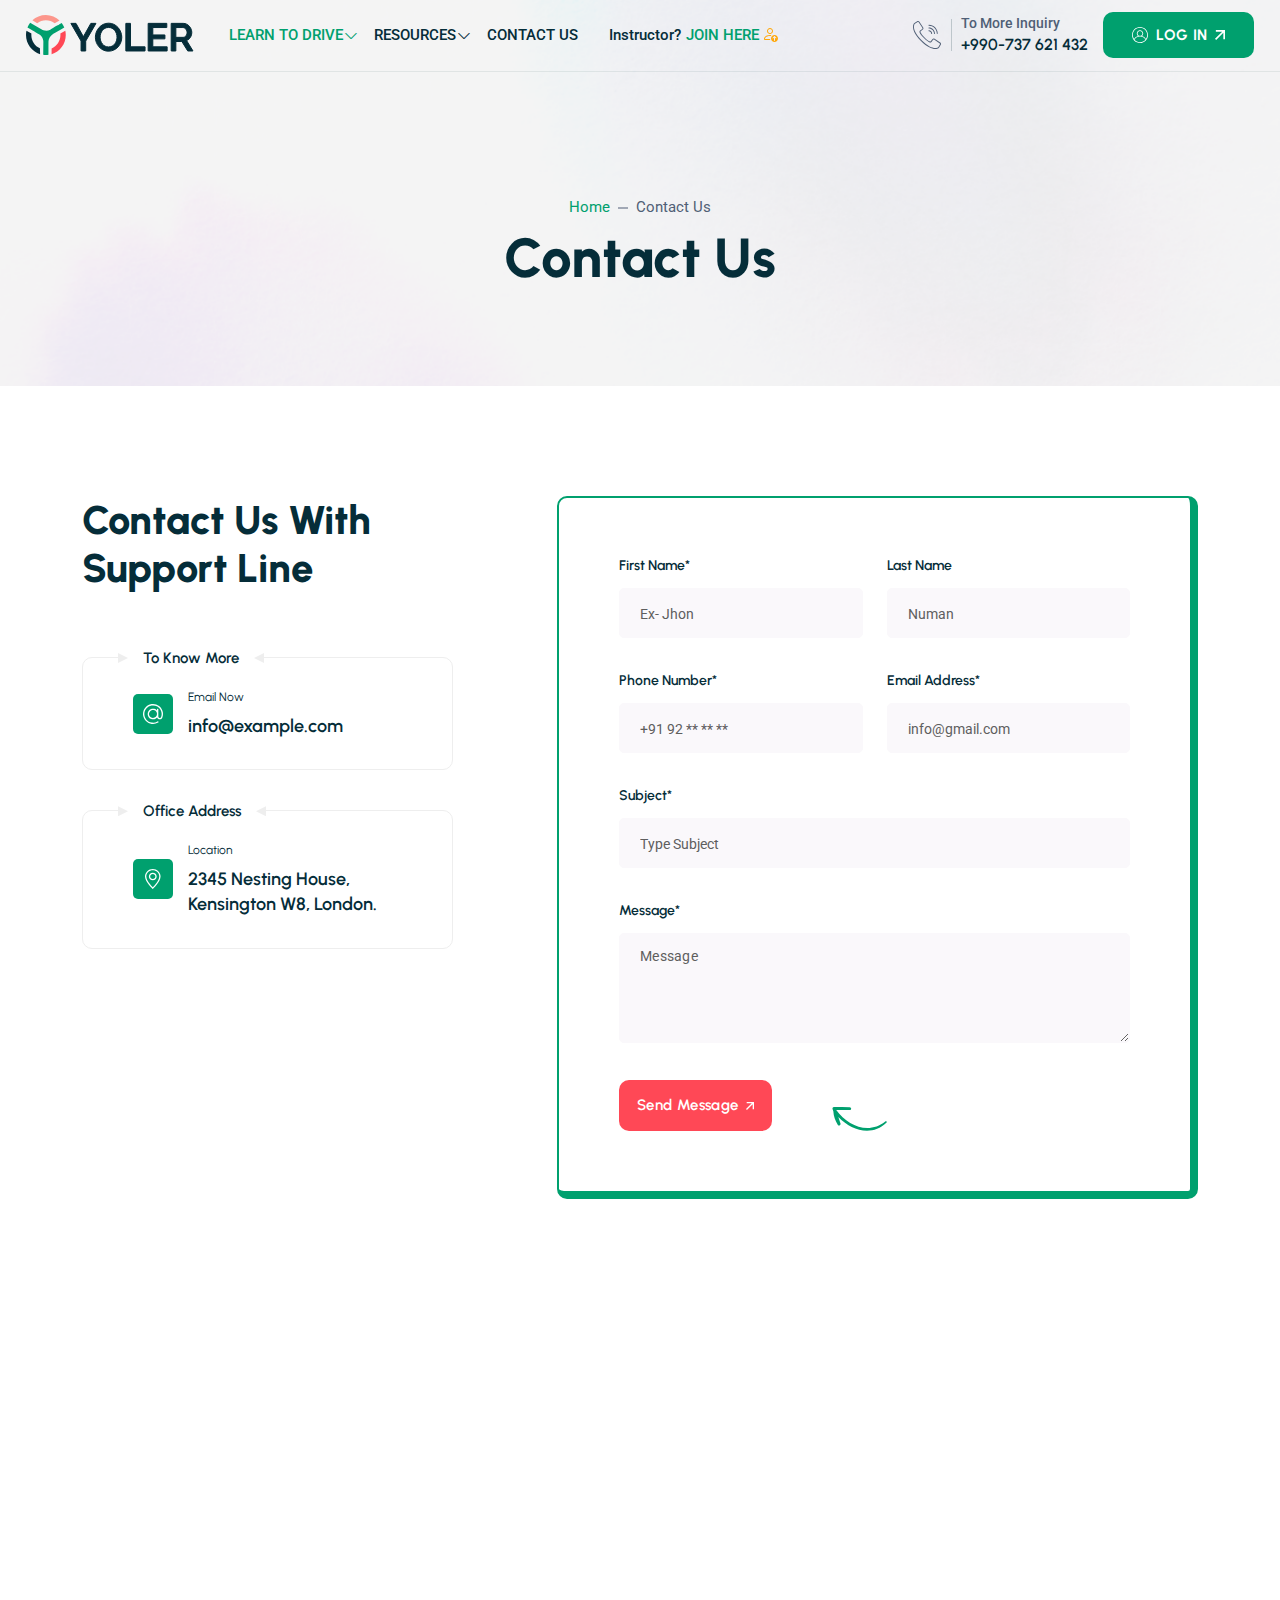
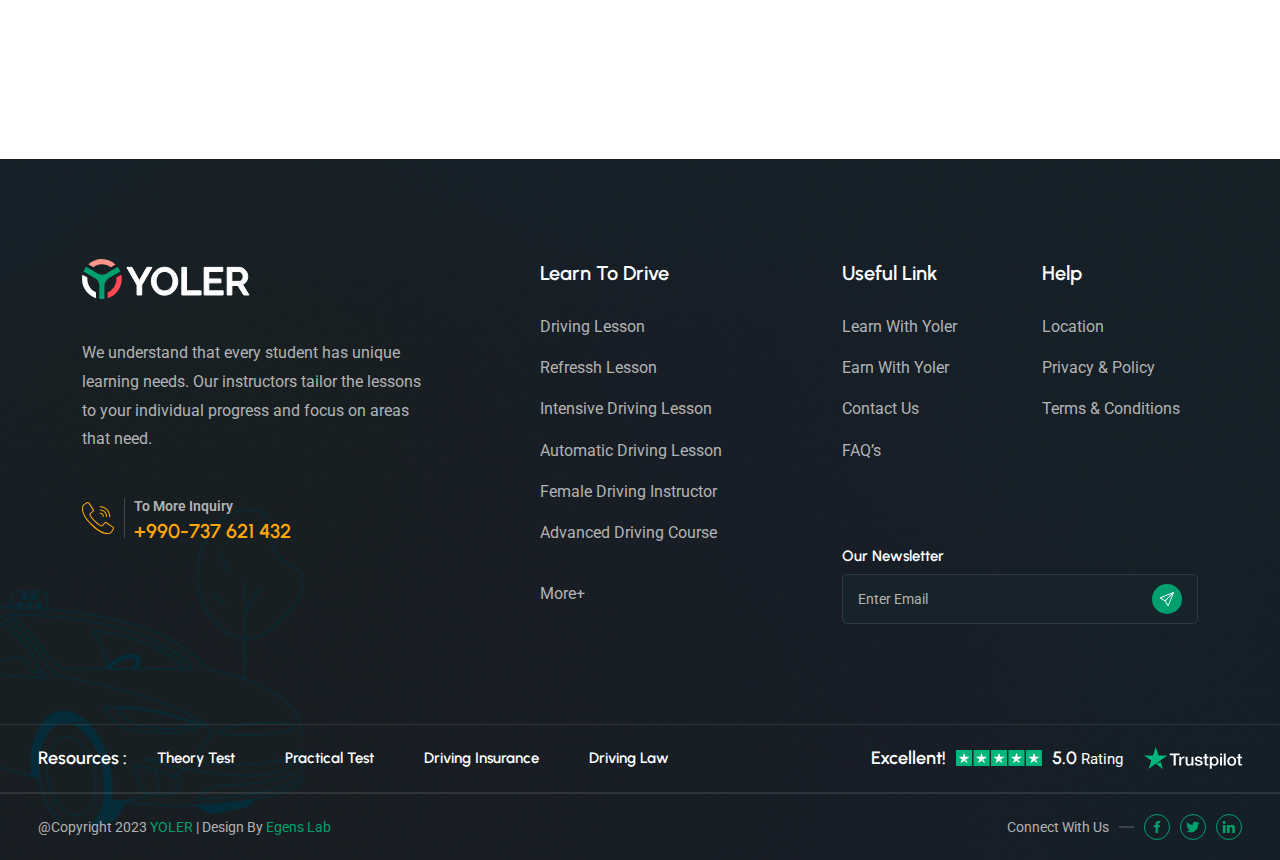
<file: contact-us.html>
<!DOCTYPE html>
<html lang="en">
<head>
    <meta charset="UTF-8">
    <meta name="viewport" content="width=device-width, initial-scale=1.0">
    <!-- Bootstrap CSS -->
    <link href="assets/css/bootstrap.min.css" rel="stylesheet">
    <!-- Bootstrap Icon CSS -->
    <link href="assets/css/bootstrap-icons.css" rel="stylesheet">
    <!-- Fontawesome all CSS -->
    <link href="assets/css/all.min.css" rel="stylesheet">

    <!-- Fontawesome CSS -->
    <link href="assets/css/fontawesome.min.css" rel="stylesheet">
    <!-- box icon css -->
    <link rel="stylesheet" href="assets/css/boxicons.min.css">
    <!-- slider CSS -->
    <link rel="stylesheet" href="assets/css/swiper-bundle.min.css">
    <link rel="stylesheet" href="assets/css/jquery.fancybox.min.css">
    <link rel="stylesheet" href="assets/css/twentytwenty.css">
    <!--  Style CSS  -->
    <link rel="stylesheet" href="assets/css/style.css">
    <link rel="icon" href="assets/img/sm-logo.svg" type="image/gif">
    <title>Yoler</title>
</head>
<body>
    <!-- Start header section -->
    <header class="header-area">
        <div class="nav-left">
            <div class="header-logo">
                <a href="index.html"><img alt="image" class="img-fluid" src="assets/img/header-logo.svg"></a>
            </div>
            <div class="main-menu">
                <div class="mobile-logo-area d-lg-none d-flex justify-content-between align-items-center">
                    <div class="mobile-logo-wrap">
                        <a href="index.html"><img alt="image" src="assets/img/header-logo.svg"></a>
                    </div>
                </div>
                <ul class="menu-list">
                    <li class="menu-item-has-children active">
                        <a href="#" class="drop-down">LEARN TO DRIVE</a><i class="bi bi-plus dropdown-icon"></i>
                        <ul class="sub-menu">
                            <li><a href="automatic-driving-lesson.html">Automatic Driving Lesson</a></li>
                            <li><a href="intensive-driving-lesson.html">Intensive Driving Lesson</a></li>
                            <li><a href="advanced-driving-course.html">Advanced Driving Course</a></li>
                        </ul>
                    </li>
                    <li class="menu-item-has-children">
                        <a href="#" class="drop-down">RESOURCES</a><i class="bi bi-plus dropdown-icon"></i>
                        <ul class="sub-menu">
                            <li><a href="# ">RESOURCES 1</a></li>
                            <li><a href="# ">RESOURCES 2</a></li>
                        </ul>
                    </li>
                    <li>
                        <a href="contact-us.html">CONTACT US</a>
                    </li>
                    <li>
                        <a href="#">Instructor?<span>JOIN HERE</span>
                            <svg xmlns="http://www.w3.org/2000/svg" width="14" height="14" viewBox="0 0 14 14">
                                <path
                                    d="M10.5 14C11.4283 14 12.3185 13.6313 12.9749 12.9749C13.6313 12.3185 14 11.4283 14 10.5C14 9.57174 13.6313 8.6815 12.9749 8.02513C12.3185 7.36875 11.4283 7 10.5 7C9.57174 7 8.6815 7.36875 8.02513 8.02513C7.36875 8.6815 7 9.57174 7 10.5C7 11.4283 7.36875 12.3185 8.02513 12.9749C8.6815 13.6313 9.57174 14 10.5 14ZM10.854 8.146L12.354 9.646C12.4479 9.73989 12.5006 9.86722 12.5006 10C12.5006 10.1328 12.4479 10.2601 12.354 10.354C12.2601 10.4479 12.1328 10.5006 12 10.5006C11.8672 10.5006 11.7399 10.4479 11.646 10.354L11 9.707V12.5C11 12.6326 10.9473 12.7598 10.8536 12.8536C10.7598 12.9473 10.6326 13 10.5 13C10.3674 13 10.2402 12.9473 10.1464 12.8536C10.0527 12.7598 10 12.6326 10 12.5V9.707L9.354 10.354C9.26011 10.4479 9.13278 10.5006 9 10.5006C8.86722 10.5006 8.73989 10.4479 8.646 10.354C8.55211 10.2601 8.49937 10.1328 8.49937 10C8.49937 9.86722 8.55211 9.73989 8.646 9.646L10.146 8.146C10.1924 8.09944 10.2476 8.06249 10.3084 8.03729C10.3691 8.01208 10.4342 7.99911 10.5 7.99911C10.5658 7.99911 10.6309 8.01208 10.6916 8.03729C10.7524 8.06249 10.8076 8.09944 10.854 8.146ZM9 3C9 3.79565 8.68393 4.55871 8.12132 5.12132C7.55871 5.68393 6.79565 6 6 6C5.20435 6 4.44129 5.68393 3.87868 5.12132C3.31607 4.55871 3 3.79565 3 3C3 2.20435 3.31607 1.44129 3.87868 0.87868C4.44129 0.316071 5.20435 0 6 0C6.79565 0 7.55871 0.316071 8.12132 0.87868C8.68393 1.44129 9 2.20435 9 3ZM6 5C6.53043 5 7.03914 4.78929 7.41421 4.41421C7.78929 4.03914 8 3.53043 8 3C8 2.46957 7.78929 1.96086 7.41421 1.58579C7.03914 1.21071 6.53043 1 6 1C5.46957 1 4.96086 1.21071 4.58579 1.58579C4.21071 1.96086 4 2.46957 4 3C4 3.53043 4.21071 4.03914 4.58579 4.41421C4.96086 4.78929 5.46957 5 6 5Z" />
                                <path
                                    d="M6.256 12C6.14128 11.6753 6.06444 11.3384 6.027 10.996H1C1.001 10.75 1.154 10.01 1.832 9.332C2.484 8.68 3.711 8 6 8C6.26 8 6.507 8.009 6.74 8.025C6.966 7.684 7.236 7.375 7.544 7.107C7.077 7.038 6.564 7 6 7C1 7 0 10 0 11C0 12 1 12 1 12H6.256Z" />
                            </svg>
                        </a> 
                    </li>
                </ul>
                <div class="topbar-right d-lg-none d-block">
                    <a href="login.html"class="login-btn hover-btn">
                        <svg xmlns="http://www.w3.org/2000/svg" width="16" height="16" viewBox="0 0 16 16">
                            <path fill-rule="evenodd" clip-rule="evenodd"
                                d="M14.4311 12.759C15.417 11.4291 16 9.78265 16 8C16 3.58169 12.4182 0 8 0C3.58169 0 0 3.58169 0 8C0 12.4182 3.58169 16 8 16C10.3181 16 12.4058 15.0141 13.867 13.4387C14.0673 13.2226 14.2556 12.9957 14.4311 12.759ZM13.9875 12C14.7533 10.8559 15.1999 9.48009 15.1999 8C15.1999 4.02355 11.9764 0.799983 7.99991 0.799983C4.02355 0.799983 0.799983 4.02355 0.799983 8C0.799983 9.48017 1.24658 10.8559 2.01245 12C2.97866 10.5566 4.45301 9.48194 6.17961 9.03214C5.34594 8.45444 4.79998 7.49102 4.79998 6.39995C4.79998 4.63266 6.23271 3.19993 8 3.19993C9.76729 3.19993 11.2 4.63266 11.2 6.39995C11.2 7.49093 10.654 8.45444 9.82039 9.03206C11.5469 9.48194 13.0213 10.5565 13.9875 12ZM13.4722 12.6793C12.3495 10.8331 10.3188 9.59997 8.00008 9.59997C5.68126 9.59997 3.65049 10.8331 2.52776 12.6794C3.84829 14.2222 5.80992 15.2 8 15.2C10.1901 15.2 12.1517 14.2222 13.4722 12.6793ZM8 8.79998C9.32551 8.79998 10.4 7.72554 10.4 6.39995C10.4 5.07444 9.32559 3.99992 8 3.99992C6.6744 3.99992 5.59997 5.07452 5.59997 6.40003C5.59997 7.72554 6.67449 8.79998 8 8.79998Z" />
                        </svg>
                        LOG IN
                        <svg class="arrow" xmlns="http://www.w3.org/2000/svg" width="10" height="10" viewBox="0 0 10 10">
                            <path
                                d="M8.33527 2.84003L1.1753 10L-0.000976562 8.82373L7.15816 1.66376H0.848371V0H9.99902V9.15065H8.33527V2.84003Z" />
                        </svg>
                    </a>
                </div>
                <div class="hotline-area d-lg-none d-flex">
                    <div class="icon">
                        <svg xmlns="http://www.w3.org/2000/svg" width="28" height="28" viewBox="0 0 28 28">
                            <path
                                d="M27.2653 21.5995L21.598 17.8201C20.8788 17.3443 19.9147 17.5009 19.383 18.1798L17.7322 20.3024C17.6296 20.4377 17.4816 20.5314 17.3154 20.5664C17.1492 20.6014 16.9759 20.5752 16.8275 20.4928L16.5134 20.3196C15.4725 19.7522 14.1772 19.0458 11.5675 16.4352C8.95784 13.8246 8.25001 12.5284 7.6826 11.4893L7.51042 11.1753C7.42683 11.0269 7.39968 10.8532 7.43398 10.6864C7.46827 10.5195 7.56169 10.3707 7.69704 10.2673L9.81816 8.61693C10.4968 8.08517 10.6536 7.1214 10.1784 6.40198L6.39895 0.734676C5.91192 0.00208106 4.9348 -0.21784 4.18082 0.235398L1.81096 1.65898C1.06634 2.09672 0.520053 2.80571 0.286612 3.63733C-0.56677 6.74673 0.0752209 12.1131 7.98033 20.0191C14.2687 26.307 18.9501 27.9979 22.1677 27.9979C22.9083 28.0011 23.6459 27.9048 24.3608 27.7115C25.1925 27.4783 25.9016 26.932 26.3391 26.1871L27.7641 23.8187C28.218 23.0645 27.9982 22.0868 27.2653 21.5995ZM26.9601 23.3399L25.5384 25.7098C25.2242 26.2474 24.7142 26.6427 24.1152 26.8128C21.2447 27.6009 16.2298 26.9482 8.64053 19.3589C1.0513 11.7697 0.398595 6.75515 1.18669 3.88421C1.35709 3.28446 1.75283 2.77385 2.2911 2.45921L4.66096 1.03749C4.98811 0.840645 5.41221 0.93606 5.62354 1.25397L7.67659 4.3363L9.39976 6.92078C9.60612 7.23283 9.53831 7.65108 9.24392 7.88199L7.1223 9.53232C6.47665 10.026 6.29227 10.9193 6.68979 11.6283L6.85826 11.9344C7.45459 13.0281 8.19599 14.3887 10.9027 17.095C13.6095 19.8012 14.9696 20.5427 16.0628 21.139L16.3694 21.3079C17.0783 21.7053 17.9716 21.521 18.4653 20.8753L20.1157 18.7537C20.3466 18.4595 20.7647 18.3918 21.0769 18.5979L26.7437 22.3773C27.0618 22.5885 27.1572 23.0128 26.9601 23.3399ZM15.8658 4.66809C20.2446 4.67296 23.7931 8.22149 23.798 12.6003C23.798 12.858 24.0069 13.0669 24.2646 13.0669C24.5223 13.0669 24.7312 12.858 24.7312 12.6003C24.7257 7.7063 20.7598 3.74029 15.8658 3.73494C15.6081 3.73494 15.3992 3.94381 15.3992 4.20151C15.3992 4.45922 15.6081 4.66809 15.8658 4.66809Z" />
                            <path
                                d="M15.8658 7.46749C18.6991 7.47083 20.9951 9.76681 20.9984 12.6001C20.9984 12.7238 21.0476 12.8425 21.1351 12.93C21.2226 13.0175 21.3412 13.0667 21.465 13.0667C21.5887 13.0667 21.7074 13.0175 21.7949 12.93C21.8824 12.8425 21.9316 12.7238 21.9316 12.6001C21.9277 9.25163 19.2142 6.53816 15.8658 6.53433C15.6081 6.53433 15.3992 6.74321 15.3992 7.00091C15.3992 7.25862 15.6081 7.46749 15.8658 7.46749Z" />
                            <path
                                d="M15.8658 10.2671C17.1536 10.2686 18.1972 11.3122 18.1988 12.6001C18.1988 12.7238 18.248 12.8425 18.3355 12.93C18.423 13.0175 18.5417 13.0667 18.6654 13.0667C18.7891 13.0667 18.9078 13.0175 18.9953 12.93C19.0828 12.8425 19.132 12.7238 19.132 12.6001C19.1299 10.7971 17.6688 9.33595 15.8658 9.33392C15.6081 9.33392 15.3992 9.5428 15.3992 9.8005C15.3992 10.0582 15.6081 10.2671 15.8658 10.2671Z" />
                        </svg>
                    </div>
                    <div class="content">
                        <span>To More Inquiry</span>
                        <h6><a href="tel:+990737621432">+990-737 621 432</a></h6>
                    </div>
                </div>
            </div> 
        </div>
        <div class="nav-right d-flex jsutify-content-end align-items-center">
            <!-- Button trigger modal -->
            <ul>
                <li class="d-xl-flex d-none">
                    <div class="hotline-area">
                        <div class="icon">
                            <svg xmlns="http://www.w3.org/2000/svg" width="28" height="28" viewBox="0 0 28 28">
                                <path
                                    d="M27.2653 21.5995L21.598 17.8201C20.8788 17.3443 19.9147 17.5009 19.383 18.1798L17.7322 20.3024C17.6296 20.4377 17.4816 20.5314 17.3154 20.5664C17.1492 20.6014 16.9759 20.5752 16.8275 20.4928L16.5134 20.3196C15.4725 19.7522 14.1772 19.0458 11.5675 16.4352C8.95784 13.8246 8.25001 12.5284 7.6826 11.4893L7.51042 11.1753C7.42683 11.0269 7.39968 10.8532 7.43398 10.6864C7.46827 10.5195 7.56169 10.3707 7.69704 10.2673L9.81816 8.61693C10.4968 8.08517 10.6536 7.1214 10.1784 6.40198L6.39895 0.734676C5.91192 0.00208106 4.9348 -0.21784 4.18082 0.235398L1.81096 1.65898C1.06634 2.09672 0.520053 2.80571 0.286612 3.63733C-0.56677 6.74673 0.0752209 12.1131 7.98033 20.0191C14.2687 26.307 18.9501 27.9979 22.1677 27.9979C22.9083 28.0011 23.6459 27.9048 24.3608 27.7115C25.1925 27.4783 25.9016 26.932 26.3391 26.1871L27.7641 23.8187C28.218 23.0645 27.9982 22.0868 27.2653 21.5995ZM26.9601 23.3399L25.5384 25.7098C25.2242 26.2474 24.7142 26.6427 24.1152 26.8128C21.2447 27.6009 16.2298 26.9482 8.64053 19.3589C1.0513 11.7697 0.398595 6.75515 1.18669 3.88421C1.35709 3.28446 1.75283 2.77385 2.2911 2.45921L4.66096 1.03749C4.98811 0.840645 5.41221 0.93606 5.62354 1.25397L7.67659 4.3363L9.39976 6.92078C9.60612 7.23283 9.53831 7.65108 9.24392 7.88199L7.1223 9.53232C6.47665 10.026 6.29227 10.9193 6.68979 11.6283L6.85826 11.9344C7.45459 13.0281 8.19599 14.3887 10.9027 17.095C13.6095 19.8012 14.9696 20.5427 16.0628 21.139L16.3694 21.3079C17.0783 21.7053 17.9716 21.521 18.4653 20.8753L20.1157 18.7537C20.3466 18.4595 20.7647 18.3918 21.0769 18.5979L26.7437 22.3773C27.0618 22.5885 27.1572 23.0128 26.9601 23.3399ZM15.8658 4.66809C20.2446 4.67296 23.7931 8.22149 23.798 12.6003C23.798 12.858 24.0069 13.0669 24.2646 13.0669C24.5223 13.0669 24.7312 12.858 24.7312 12.6003C24.7257 7.7063 20.7598 3.74029 15.8658 3.73494C15.6081 3.73494 15.3992 3.94381 15.3992 4.20151C15.3992 4.45922 15.6081 4.66809 15.8658 4.66809Z" />
                                <path
                                    d="M15.8658 7.46749C18.6991 7.47083 20.9951 9.76681 20.9984 12.6001C20.9984 12.7238 21.0476 12.8425 21.1351 12.93C21.2226 13.0175 21.3412 13.0667 21.465 13.0667C21.5887 13.0667 21.7074 13.0175 21.7949 12.93C21.8824 12.8425 21.9316 12.7238 21.9316 12.6001C21.9277 9.25163 19.2142 6.53816 15.8658 6.53433C15.6081 6.53433 15.3992 6.74321 15.3992 7.00091C15.3992 7.25862 15.6081 7.46749 15.8658 7.46749Z" />
                                <path
                                    d="M15.8658 10.2671C17.1536 10.2686 18.1972 11.3122 18.1988 12.6001C18.1988 12.7238 18.248 12.8425 18.3355 12.93C18.423 13.0175 18.5417 13.0667 18.6654 13.0667C18.7891 13.0667 18.9078 13.0175 18.9953 12.93C19.0828 12.8425 19.132 12.7238 19.132 12.6001C19.1299 10.7971 17.6688 9.33595 15.8658 9.33392C15.6081 9.33392 15.3992 9.5428 15.3992 9.8005C15.3992 10.0582 15.6081 10.2671 15.8658 10.2671Z" />
                            </svg>
                        </div>
                        <div class="content">
                            <span>To More Inquiry</span>
                            <h6><a href="tel:+990737621432">+990-737 621 432</a></h6>
                        </div>
                    </div>
                </li>
                <li class="d-lg-flex d-none">
                    <a href="login.html"class="login-btn hover-btn">
                        <svg xmlns="http://www.w3.org/2000/svg" width="16" height="16" viewBox="0 0 16 16">
                            <path fill-rule="evenodd" clip-rule="evenodd"
                                d="M14.4311 12.759C15.417 11.4291 16 9.78265 16 8C16 3.58169 12.4182 0 8 0C3.58169 0 0 3.58169 0 8C0 12.4182 3.58169 16 8 16C10.3181 16 12.4058 15.0141 13.867 13.4387C14.0673 13.2226 14.2556 12.9957 14.4311 12.759ZM13.9875 12C14.7533 10.8559 15.1999 9.48009 15.1999 8C15.1999 4.02355 11.9764 0.799983 7.99991 0.799983C4.02355 0.799983 0.799983 4.02355 0.799983 8C0.799983 9.48017 1.24658 10.8559 2.01245 12C2.97866 10.5566 4.45301 9.48194 6.17961 9.03214C5.34594 8.45444 4.79998 7.49102 4.79998 6.39995C4.79998 4.63266 6.23271 3.19993 8 3.19993C9.76729 3.19993 11.2 4.63266 11.2 6.39995C11.2 7.49093 10.654 8.45444 9.82039 9.03206C11.5469 9.48194 13.0213 10.5565 13.9875 12ZM13.4722 12.6793C12.3495 10.8331 10.3188 9.59997 8.00008 9.59997C5.68126 9.59997 3.65049 10.8331 2.52776 12.6794C3.84829 14.2222 5.80992 15.2 8 15.2C10.1901 15.2 12.1517 14.2222 13.4722 12.6793ZM8 8.79998C9.32551 8.79998 10.4 7.72554 10.4 6.39995C10.4 5.07444 9.32559 3.99992 8 3.99992C6.6744 3.99992 5.59997 5.07452 5.59997 6.40003C5.59997 7.72554 6.67449 8.79998 8 8.79998Z" />
                        </svg>
                        LOG IN
                        <svg class="arrow" xmlns="http://www.w3.org/2000/svg" width="10" height="10" viewBox="0 0 10 10">
                            <path
                                d="M8.33527 2.84003L1.1753 10L-0.000976562 8.82373L7.15816 1.66376H0.848371V0H9.99902V9.15065H8.33527V2.84003Z" />
                        </svg>
                    </a>
                </li>
            </ul>
            <div class="sidebar-button mobile-menu-btn ">
                <span></span>
            </div>
        </div>
    </header>
    <!-- End header section -->

    <!-- Start Banner section -->
    <div class="inner-page-banner style-2 mb-110">
        <div class="container">
            <div class="row">
                <div class="col-lg-12">
                    <div class="banner-content">
                        <ul class="breadcrumb-list">
                            <li><a href="index.html">Home</a></li>
                            <li>Contact Us</li>
                        </ul>
                         <h1>Contact Us</h1>
                    </div>
                </div>
            </div>
        </div>
    </div>
    <!-- End Banner section -->
 
    <!-- Start More Inquiry section -->
    <div class="more-inquiry-section style-2 mb-110">
        <div class="container">
            <div class="row g-lg-4 gy-5">
                <div class="col-lg-5">
                    <div class="more-inquiry-left">
                        <div class="section-title">
                            <h2>Contact Us With Support Line</h2>
                        </div>
                        <div class="single-contact mb-40">
                            <div class="title">
                                <h6>To Know More</h6>
                                <span class="arrow-left"></span>
                                <span class="arrow-right"></span>
                            </div>
                            <div class="icon">
                                <svg xmlns="http://www.w3.org/2000/svg" width="20" height="20" viewBox="0 0 20 20">
                                    <path
                                        d="M19.9018 8.6153C19.5412 5.99522 18.1517 3.62536 16.0393 2.02707C13.9268 0.428777 11.2643 -0.267025 8.63745 0.0927308C6.01063 0.452486 3.63468 1.83833 2.03228 3.94539C0.42988 6.05245 -0.267711 8.70813 0.0929693 11.3282C0.388972 13.4966 1.38745 15.509 2.9363 17.0589C4.48516 18.6088 6.49948 19.6113 8.67243 19.9136C9.11786 19.9713 9.56656 20.0002 10.0157 20C11.8278 20.0033 13.606 19.5101 15.1563 18.5744C15.2358 18.5318 15.3058 18.4735 15.362 18.4031C15.4182 18.3326 15.4595 18.2516 15.4833 18.1648C15.5072 18.078 15.5131 17.9872 15.5007 17.8981C15.4884 17.8089 15.458 17.7232 15.4114 17.6461C15.3648 17.569 15.303 17.5021 15.2298 17.4496C15.1565 17.397 15.0733 17.3599 14.9853 17.3403C14.8972 17.3208 14.806 17.3193 14.7173 17.336C14.6287 17.3527 14.5443 17.3871 14.4694 17.4373C12.7129 18.4904 10.6392 18.8886 8.61629 18.5613C6.59339 18.2339 4.75224 17.2022 3.4197 15.6492C2.08717 14.0962 1.34948 12.1225 1.3376 10.0784C1.32573 8.03438 2.04043 6.05225 3.35483 4.48397C4.66923 2.91568 6.49828 1.86271 8.51723 1.512C10.5362 1.16129 12.6144 1.53554 14.383 2.56829C16.1515 3.60104 17.4959 5.22548 18.1776 7.1532C18.8592 9.08092 18.8339 11.1872 18.1061 13.0981C17.9873 13.4102 17.7626 13.6709 17.4711 13.8349C17.1795 13.999 16.8396 14.056 16.5104 13.996C16.1811 13.9361 15.8833 13.763 15.6687 13.5068C15.454 13.2506 15.3362 12.9275 15.3356 12.5936V5.37867C15.3356 5.2024 15.2654 5.03336 15.1404 4.90872C15.0155 4.78408 14.846 4.71406 14.6693 4.71406C14.4925 4.71406 14.3231 4.78408 14.1981 4.90872C14.0731 5.03336 14.0029 5.2024 14.0029 5.37867V6.52578C13.2819 5.70734 12.3261 5.12961 11.265 4.8708C10.204 4.61198 9.08877 4.68456 8.0704 5.07873C7.05203 5.47289 6.17966 6.16961 5.57134 7.07458C4.96303 7.97954 4.64814 9.04908 4.66929 10.1384C4.69045 11.2278 5.04663 12.2843 5.68962 13.1651C6.33262 14.0459 7.23139 14.7084 8.2643 15.0629C9.2972 15.4175 10.4144 15.4469 11.4646 15.1473C12.5149 14.8477 13.4475 14.2335 14.1362 13.3878C14.3015 13.9385 14.6358 14.4237 15.092 14.775C15.5482 15.1263 16.1033 15.326 16.6793 15.3461C17.2553 15.3662 17.8231 15.2057 18.3028 14.887C18.7825 14.5684 19.15 14.1078 19.3535 13.5699C19.9483 11.99 20.1368 10.2866 19.9018 8.6153ZM10.0051 14.0185C9.21436 14.0185 8.4414 13.7847 7.78396 13.3465C7.12651 12.9083 6.61409 12.2856 6.3115 11.5569C6.00891 10.8283 5.92974 10.0265 6.08399 9.25296C6.23825 8.47943 6.61902 7.76891 7.17813 7.21122C7.73724 6.65354 8.4496 6.27376 9.22511 6.1199C10.0006 5.96603 10.8045 6.045 11.535 6.34682C12.2655 6.64863 12.8899 7.15973 13.3292 7.8155C13.7685 8.47126 14.0029 9.24223 14.0029 10.0309C14.0019 11.0882 13.5803 12.1018 12.8308 12.8494C12.0813 13.597 11.065 14.0175 10.0051 14.0185Z" />
                                </svg>
                            </div>
                            <div class="content">
                                <span>Email Now</span>
                                <h6><a href="mailto:info@example.com">info@example.com</a></h6>
                            </div>
                        </div>
                        <div class="single-contact">
                            <div class="title">
                                <h6>Office Address</h6>
                                <span class="arrow-left"></span>
                                <span class="arrow-right"></span>
                            </div>
                            <div class="icon">
                                <svg xmlns="http://www.w3.org/2000/svg" width="16" height="20" viewBox="0 0 16 20">
                                    <path
                                        d="M13.1781 11.175C12.4989 12.5025 11.5785 13.825 10.6374 15.0125C9.74465 16.132 8.79006 17.2044 7.77778 18.225C6.76548 17.2044 5.81089 16.132 4.91815 15.0125C3.97704 13.825 3.05667 12.5025 2.37741 11.175C1.69037 9.83375 1.2963 8.5775 1.2963 7.5C1.2963 5.8424 1.97916 4.25269 3.19468 3.08058C4.41019 1.90848 6.05878 1.25 7.77778 1.25C9.49677 1.25 11.1454 1.90848 12.3609 3.08058C13.5764 4.25269 14.2593 5.8424 14.2593 7.5C14.2593 8.5775 13.8639 9.83375 13.1781 11.175ZM7.77778 20C7.77778 20 15.5556 12.8925 15.5556 7.5C15.5556 5.51088 14.7361 3.60322 13.2775 2.1967C11.8189 0.790176 9.84057 0 7.77778 0C5.71498 0 3.73667 0.790176 2.27806 2.1967C0.819442 3.60322 3.0738e-08 5.51088 0 7.5C0 12.8925 7.77778 20 7.77778 20Z" />
                                    <path
                                        d="M7.77951 10C7.09192 10 6.43248 9.73661 5.94627 9.26777C5.46007 8.79893 5.18692 8.16304 5.18692 7.5C5.18692 6.83696 5.46007 6.20107 5.94627 5.73223C6.43248 5.26339 7.09192 5 7.77951 5C8.46711 5 9.12655 5.26339 9.61275 5.73223C10.099 6.20107 10.3721 6.83696 10.3721 7.5C10.3721 8.16304 10.099 8.79893 9.61275 9.26777C9.12655 9.73661 8.46711 10 7.77951 10ZM7.77951 11.25C8.81091 11.25 9.80007 10.8549 10.5294 10.1517C11.2587 9.44839 11.6684 8.49456 11.6684 7.5C11.6684 6.50544 11.2587 5.55161 10.5294 4.84835C9.80007 4.14509 8.81091 3.75 7.77951 3.75C6.74812 3.75 5.75896 4.14509 5.02965 4.84835C4.30035 5.55161 3.89062 6.50544 3.89062 7.5C3.89062 8.49456 4.30035 9.44839 5.02965 10.1517C5.75896 10.8549 6.74812 11.25 7.77951 11.25Z" />
                                </svg>
                            </div>
                            <div class="content">
                                <span>Location</span>
                                <h6><a>2345 Nesting House, Kensington W8, London.</a></h6>
                            </div>
                        </div>
                    </div>
                </div>
                <div class="col-lg-7">
                    <div class="more-inquiry-form">
                        <form action="">
                            <div class="row">
                                <div class="col-lg-6">
                                    <div class="form-inner mb-30">
                                        <label>First Name*</label>
                                        <input type="text" placeholder="Ex- Jhon">
                                    </div>
                                </div>
                                <div class="col-lg-6">
                                    <div class="form-inner mb-30">
                                        <label>Last Name</label>
                                        <input type="text" placeholder="Numan">
                                    </div>
                                </div>
                                <div class="col-lg-6">
                                    <div class="form-inner mb-30">
                                        <label>Phone Number*</label>
                                        <input type="text" placeholder="+91 92 ** ** **">
                                    </div>
                                </div>
                                <div class="col-lg-6">
                                    <div class="form-inner mb-30">
                                        <label>Email Address*</label>
                                        <input type="email" placeholder="info@gmail.com">
                                    </div>
                                </div>
                                <div class="col-lg-12">
                                    <div class="form-inner mb-30">
                                        <label>Subject*</label>
                                        <input type="text" placeholder="Type Subject">
                                    </div>
                                </div>
                                <div class="col-lg-12">
                                    <div class="form-inner mb-30">
                                        <label>Message*</label>
                                        <textarea placeholder="Message"></textarea>
                                    </div>
                                </div>
                                <div class="col-lg-12">
                                    <div class="form-inner button-and-arrow">
                                        <button type="submit" class="primary-btn1 hover-btn">Send Message 
                                            <svg xmlns="http://www.w3.org/2000/svg" width="8" height="8" viewBox="0 0 8 8">
                                                <path d="M6.669 2.27202L0.94102 8L0 7.05898L5.72731 1.331H0.679478V0H8V7.32052H6.669V2.27202Z"/>
                                              </svg>
                                        </button>
                                        <svg xmlns="http://www.w3.org/2000/svg" width="55" height="25" viewBox="0 0 55 25">
                                            <path
                                                d="M53.5233 15.3349C36.4843 29.239 15.7619 19.7166 4.22076 3.98241C8.78904 4.04809 13.3573 4.11378 17.9226 4.00365C19.7463 3.9526 19.4616 1.30153 17.7355 1.23973C12.4452 1.01498 7.15891 1.02464 1.85419 0.981829C0.871605 0.973252 0.270951 2.1078 0.554575 2.97105C0.818773 3.72322 1.07168 4.49901 1.32458 5.27479C1.67452 10.3985 3.04764 14.4751 5.87087 18.8873C6.79008 20.333 9.00928 19.1212 8.49733 17.5521C7.78163 15.3472 7.04849 13.1484 6.33279 10.9435C19.2425 24.2712 39.4053 31.1409 54.6016 16.5086C55.2286 15.8953 54.2272 14.7733 53.5233 15.3349Z" />
                                        </svg>
                                    </div>
                                </div>
                            </div>
                        </form>
                    </div>
                </div>
            </div>
        </div>
    </div>
    <!-- End More Inquiry section -->

    <!-- Start contact Map section -->
    <div class="contact-map">
        <iframe src="https://www.google.com/maps/embed?pb=!1m18!1m12!1m3!1d3649.564763185785!2d90.36311167608078!3d23.834071185557615!2m3!1f0!2f0!3f0!3m2!1i1024!2i768!4f13.1!3m3!1m2!1s0x3755c14c8682a473%3A0xa6c74743d52adb88!2sEgens%20Lab!5e0!3m2!1sen!2sbd!4v1685535738307!5m2!1sen!2sbd" style="border:0;" allowfullscreen="" loading="lazy" referrerpolicy="no-referrer-when-downgrade"></iframe>
    </div>
    <!-- End contact Map section -->

    <!-- Start Latest Insight section -->
    <footer class="footer-section">
        <div class="container">
            <div class="footer-top">
                <div class="row g-lg-4 gy-5 justify-content-center">
                    <div class="col-lg-4 col-md-6">
                        <div class="footer-widget">
                            <div class="footer-logo mb-40">
                                <a href="index.html">
                                    <img src="assets/img/footer-logo.svg" alt="">
                                </a>
                            </div>
                            <p>We understand that every student has unique learning needs. Our instructors tailor the lessons to your individual progress and focus on areas that need. </p>
                            <div class="hotline-area">
                                <div class="icon">
                                    <svg xmlns="http://www.w3.org/2000/svg" width="32" height="32" viewBox="0 0 32 32">
                                        <path
                                            d="M31.1603 24.6852L24.6834 20.3658C23.8615 19.8221 22.7597 20.001 22.152 20.7769L20.2654 23.2027C20.1481 23.3573 19.9789 23.4645 19.789 23.5045C19.599 23.5444 19.4011 23.5145 19.2314 23.4203L18.8725 23.2224C17.6828 22.574 16.2025 21.7667 13.22 18.7831C10.2375 15.7995 9.42859 14.3181 8.78012 13.1306L8.58333 12.7717C8.48781 12.6021 8.45678 12.4037 8.49597 12.213C8.53516 12.0223 8.64193 11.8522 8.79662 11.734L11.2208 9.84792C11.9964 9.2402 12.1756 8.13874 11.6324 7.31655L7.31309 0.83963C6.75648 0.00237835 5.63977 -0.24896 4.77809 0.269026L2.06967 1.89597C1.21867 2.39626 0.594346 3.20652 0.327557 4.15695C-0.647737 7.71055 0.0859667 13.8435 9.12038 22.879C16.3071 30.0651 21.6572 31.9977 25.3345 31.9977C26.1809 32.0013 27.0239 31.8912 27.8409 31.6703C28.7915 31.4038 29.6018 30.7794 30.1018 29.9281L31.7304 27.2214C32.2491 26.3595 31.9979 25.2421 31.1603 24.6852ZM30.8115 26.6742L29.1867 29.3826C28.8277 29.997 28.2449 30.4488 27.5603 30.6432C24.2797 31.5439 18.5483 30.7979 9.87489 22.1245C1.20149 13.4511 0.455537 7.72017 1.35622 4.4391C1.55097 3.75367 2.00324 3.17011 2.61841 2.81053L5.32682 1.1857C5.7007 0.960737 6.18538 1.06978 6.4269 1.4331L8.77324 4.95577L10.7426 7.90946C10.9784 8.26609 10.9009 8.74409 10.5645 9.00799L8.13978 10.8941C7.40188 11.4583 7.19117 12.4792 7.64547 13.2895L7.83801 13.6393C8.51953 14.8892 9.36684 16.4442 12.4603 19.5371C15.5537 22.63 17.1081 23.4773 18.3575 24.1588L18.7078 24.3518C19.518 24.8061 20.539 24.5954 21.1032 23.8575L22.9893 21.4328C23.2533 21.0966 23.7311 21.0191 24.0879 21.2547L30.5642 25.5741C30.9278 25.8154 31.0368 26.3004 30.8115 26.6742ZM18.1324 5.33496C23.1367 5.34053 27.1921 9.39599 27.1977 14.4003C27.1977 14.6948 27.4364 14.9335 27.7309 14.9335C28.0255 14.9335 28.2642 14.6948 28.2642 14.4003C28.258 8.8072 23.7255 4.27462 18.1324 4.2685C17.8378 4.2685 17.5991 4.50721 17.5991 4.80173C17.5991 5.09625 17.8378 5.33496 18.1324 5.33496Z" />
                                        <path
                                            d="M18.1323 8.53424C21.3703 8.53805 23.9943 11.162 23.9981 14.4001C23.9981 14.5415 24.0543 14.6771 24.1543 14.7771C24.2543 14.8771 24.3899 14.9333 24.5313 14.9333C24.6728 14.9333 24.8084 14.8771 24.9084 14.7771C25.0084 14.6771 25.0646 14.5415 25.0646 14.4001C25.0601 10.5733 21.959 7.47215 18.1323 7.46777C17.8378 7.46777 17.5991 7.70649 17.5991 8.00101C17.5991 8.29553 17.8378 8.53424 18.1323 8.53424Z" />
                                        <path
                                            d="M18.1323 11.7344C19.6041 11.7362 20.7968 12.9289 20.7986 14.4007C20.7986 14.5422 20.8548 14.6778 20.9548 14.7778C21.0548 14.8778 21.1904 14.934 21.3318 14.934C21.4732 14.934 21.6089 14.8778 21.7089 14.7778C21.8089 14.6778 21.8651 14.5422 21.8651 14.4007C21.8627 12.3402 20.1929 10.6703 18.1323 10.668C17.8378 10.668 17.5991 10.9067 17.5991 11.2012C17.5991 11.4957 17.8378 11.7344 18.1323 11.7344Z" />
                                    </svg>
                                </div>
                                <div class="content">
                                    <span>To More Inquiry</span>
                                    <h6><a href="tel:+990737621432">+990-737 621 432</a></h6>
                                </div>
                            </div>
                        </div>
                    </div>
                    <div class="col-lg-4 col-md-6 d-flex justify-content-lg-center justify-content-md-end">
                        <div class="footer-widget">
                            <div class="widget-title">
                                <h5>Learn To Drive</h5>
                            </div>
                            <ul class="widget-list">
                                <li>
                                    <a href="#">
                                        Driving Lesson
                                        <svg xmlns="http://www.w3.org/2000/svg" width="8" height="8" viewBox="0 0 8 8">
                                            <path d="M6.669 2.27202L0.94102 8L0 7.05898L5.72731 1.331H0.679478V0H8V7.32052H6.669V2.27202Z" />
                                        </svg>
                                    </a>
                                </li>
                                <li>
                                    <a href="#">
                                        Refressh Lesson
                                        <svg xmlns="http://www.w3.org/2000/svg" width="8" height="8" viewBox="0 0 8 8">
                                            <path d="M6.669 2.27202L0.94102 8L0 7.05898L5.72731 1.331H0.679478V0H8V7.32052H6.669V2.27202Z" />
                                        </svg>
                                    </a>
                                </li>
                                <li>
                                    <a href="intensive-driving-lesson.html">
                                        Intensive Driving Lesson
                                        <svg xmlns="http://www.w3.org/2000/svg" width="8" height="8" viewBox="0 0 8 8">
                                            <path d="M6.669 2.27202L0.94102 8L0 7.05898L5.72731 1.331H0.679478V0H8V7.32052H6.669V2.27202Z" />
                                        </svg>
                                    </a>
                                </li>
                                <li>
                                    <a href="automatic-driving-lesson.html">
                                        Automatic Driving Lesson
                                        <svg xmlns="http://www.w3.org/2000/svg" width="8" height="8" viewBox="0 0 8 8">
                                            <path d="M6.669 2.27202L0.94102 8L0 7.05898L5.72731 1.331H0.679478V0H8V7.32052H6.669V2.27202Z" />
                                        </svg>
                                    </a>
                                </li>
                                <li>
                                    <a href="#">
                                        Female Driving Instructor
                                        <svg xmlns="http://www.w3.org/2000/svg" width="8" height="8" viewBox="0 0 8 8">
                                            <path d="M6.669 2.27202L0.94102 8L0 7.05898L5.72731 1.331H0.679478V0H8V7.32052H6.669V2.27202Z" />
                                        </svg>
                                    </a>
                                </li>
                                <li>
                                    <a href="advanced-driving-course.html">
                                        Advanced Driving Course
                                        <svg xmlns="http://www.w3.org/2000/svg" width="8" height="8" viewBox="0 0 8 8">
                                            <path d="M6.669 2.27202L0.94102 8L0 7.05898L5.72731 1.331H0.679478V0H8V7.32052H6.669V2.27202Z" />
                                        </svg>
                                    </a>
                                </li>
                                <li class="more">
                                    <a href="#">
                                        More+
                                    </a>
                                </li>
                            </ul>
                        </div>
                    </div>
                    <div class="col-lg-4 col-md-12">
                        <div class="row g-lg-4 gy-5 justify-content-center">
                            <div class="col-lg-6 col-md-3 d-flex justify-content-lg-start">
                                <div class="footer-widget">
                                    <div class="widget-title">
                                        <h5>Useful Link</h5>
                                    </div>
                                    <ul class="widget-list">
                                        <li>
                                            <a href="#">
                                                Learn With Yoler
                                                <svg xmlns="http://www.w3.org/2000/svg" width="8" height="8" viewBox="0 0 8 8">
                                                    <path d="M6.669 2.27202L0.94102 8L0 7.05898L5.72731 1.331H0.679478V0H8V7.32052H6.669V2.27202Z" />
                                                </svg>
                                            </a>
                                        </li>
                                        <li>
                                            <a href="#">
                                                Earn With Yoler
                                                <svg xmlns="http://www.w3.org/2000/svg" width="8" height="8" viewBox="0 0 8 8">
                                                    <path d="M6.669 2.27202L0.94102 8L0 7.05898L5.72731 1.331H0.679478V0H8V7.32052H6.669V2.27202Z" />
                                                </svg>
                                            </a>
                                        </li>
                                        <li>
                                            <a href="contact-us.html">
                                                Contact Us
                                                <svg xmlns="http://www.w3.org/2000/svg" width="8" height="8" viewBox="0 0 8 8">
                                                    <path d="M6.669 2.27202L0.94102 8L0 7.05898L5.72731 1.331H0.679478V0H8V7.32052H6.669V2.27202Z" />
                                                </svg>
                                            </a>
                                        </li>
                                        <li>
                                            <a href="faq.html">
                                                FAQ’s
                                                <svg xmlns="http://www.w3.org/2000/svg" width="8" height="8" viewBox="0 0 8 8">
                                                    <path d="M6.669 2.27202L0.94102 8L0 7.05898L5.72731 1.331H0.679478V0H8V7.32052H6.669V2.27202Z" />
                                                </svg>
                                            </a>
                                        </li>
                                    </ul>
                                </div>
                            </div>
                            <div class="col-lg-6 col-md-4 d-flex justify-content-lg-end">
                                <div class="footer-widget">
                                    <div class="widget-title">
                                        <h5>Help</h5>
                                    </div>
                                    <ul class="widget-list">
                                        <li>
                                            <a href="#">
                                                Location
                                                <svg xmlns="http://www.w3.org/2000/svg" width="8" height="8" viewBox="0 0 8 8">
                                                    <path d="M6.669 2.27202L0.94102 8L0 7.05898L5.72731 1.331H0.679478V0H8V7.32052H6.669V2.27202Z" />
                                                </svg>
                                            </a>
                                        </li>
                                        <li>
                                            <a href="#">
                                                Privacy & Policy
                                                <svg xmlns="http://www.w3.org/2000/svg" width="8" height="8" viewBox="0 0 8 8">
                                                    <path d="M6.669 2.27202L0.94102 8L0 7.05898L5.72731 1.331H0.679478V0H8V7.32052H6.669V2.27202Z" />
                                                </svg>
                                            </a>
                                        </li>
                                        <li>
                                            <a href="terms-conditions.html">
                                                Terms & Conditions
                                                <svg xmlns="http://www.w3.org/2000/svg" width="8" height="8" viewBox="0 0 8 8">
                                                    <path d="M6.669 2.27202L0.94102 8L0 7.05898L5.72731 1.331H0.679478V0H8V7.32052H6.669V2.27202Z" />
                                                </svg>
                                            </a>
                                        </li>
                                    </ul>
                                </div>
                            </div>
                            <div class="col-lg-12 col-md-5">
                                <div class="newsletter-area">
                                    <form>
                                        <div class="form-inner">
                                            <label>Our Newsletter</label>
                                            <div class="input-area">
                                                <input type="email" placeholder="Enter Email">
                                                <button type="submit">
                                                    <svg xmlns="http://www.w3.org/2000/svg" width="14" height="14" viewBox="0 0 14 14">
                                                        <path
                                                            d="M13.8697 0.129409C13.9314 0.191213 13.9736 0.269783 13.991 0.355362C14.0085 0.44094 14.0004 0.529754 13.9678 0.610771L8.78063 13.5781C8.73492 13.6923 8.65859 13.7917 8.56003 13.8653C8.46148 13.9389 8.34453 13.9839 8.22206 13.9954C8.09958 14.0068 7.97633 13.9842 7.86586 13.9301C7.75539 13.876 7.66199 13.7924 7.59594 13.6887L4.76304 9.23607L0.310438 6.40316C0.206426 6.33718 0.122663 6.24375 0.0683925 6.13318C0.0141218 6.02261 -0.00854707 5.89919 0.00288719 5.77655C0.0143215 5.65391 0.0594144 5.53681 0.13319 5.43817C0.206966 5.33954 0.306557 5.2632 0.420973 5.21759L13.3883 0.0322452C13.4694 -0.000369522 13.5582 -0.00846329 13.6437 0.00896931C13.7293 0.0264019 13.8079 0.0685926 13.8697 0.1303V0.129409ZM5.65267 8.97578L8.11385 12.8427L12.3329 2.29554L5.65267 8.97578ZM11.7027 1.66531L1.1555 5.88436L5.02333 8.34466L11.7027 1.66531Z" />
                                                    </svg>
                                                </button>
                                            </div>
                                        </div>
                                    </form>
                                </div>
                            </div>
                        </div>
                    </div>
                </div>
            </div>
        </div>
        <div class="container-fluid p-0">
            <div class="footer-center">
                <div class="resources-area">
                    <h6>Resources :</h6>
                    <ul class="resources-list">
                        <li>
                            <a href="#">Theory Test</a>
                        </li>
                        <li>
                            <a href="#">Practical Test</a>
                        </li>
                        <li>
                            <a href="#">Driving Insurance</a>
                        </li>
                        <li>
                            <a href="#">Driving Law</a>
                        </li>
                    </ul>
                </div>
                <div class="trustpilot-review">
                    <strong>Excellent!</strong>
                    <img src="assets/img/icon/trustpilot-star.svg" alt="">
                    <p><strong>5.0</strong> Rating</p>
                    <img src="assets/img/icon/trustpilot-logo2.svg" alt="">
                </div>
            </div>
            <div class="footer-btm">
                <div class="copyright-area">
                    <p>@Copyright 2023 <a href="#">YOLER</a> | Design By <a href="#">Egens Lab</a></p>
                </div>
                <div class="social-area">
                    <h6>Connect With Us</h6>
                    <ul>
                        <li><a href="https://www.facebook.com/"><i class="bx bxl-facebook"></i></a></li>
                        <li><a href="https://twitter.com/"><i class="bx bxl-twitter"></i></a></li>
                        <li><a href="https://www.linkedin.com/"><i class="bx bxl-linkedin"></i></a></li>
                    </ul>
                </div>
            </div>
        </div>
    </footer>
    <!-- End Latest Insight section -->


<!--  Main jQuery  -->
<script src="assets/js/jquery-3.6.0.min.js"></script>
<!-- Popper and Bootstrap JS -->
<script src="assets/js/popper.min.js"></script>
<script src="assets/js/bootstrap.min.js"></script>
<!-- Swiper slider JS -->
<script src="assets/js/swiper-bundle.min.js"></script>
<script src="assets/js/jquery.twentytwenty.js"></script>
<script src="assets/js/jquery.fancybox.min.js"></script>
<script src="assets/js/jquery.event.move.js"></script>
<!-- main js  -->
<script src="assets/js/main.js"></script>
</body>
</html>
</file>
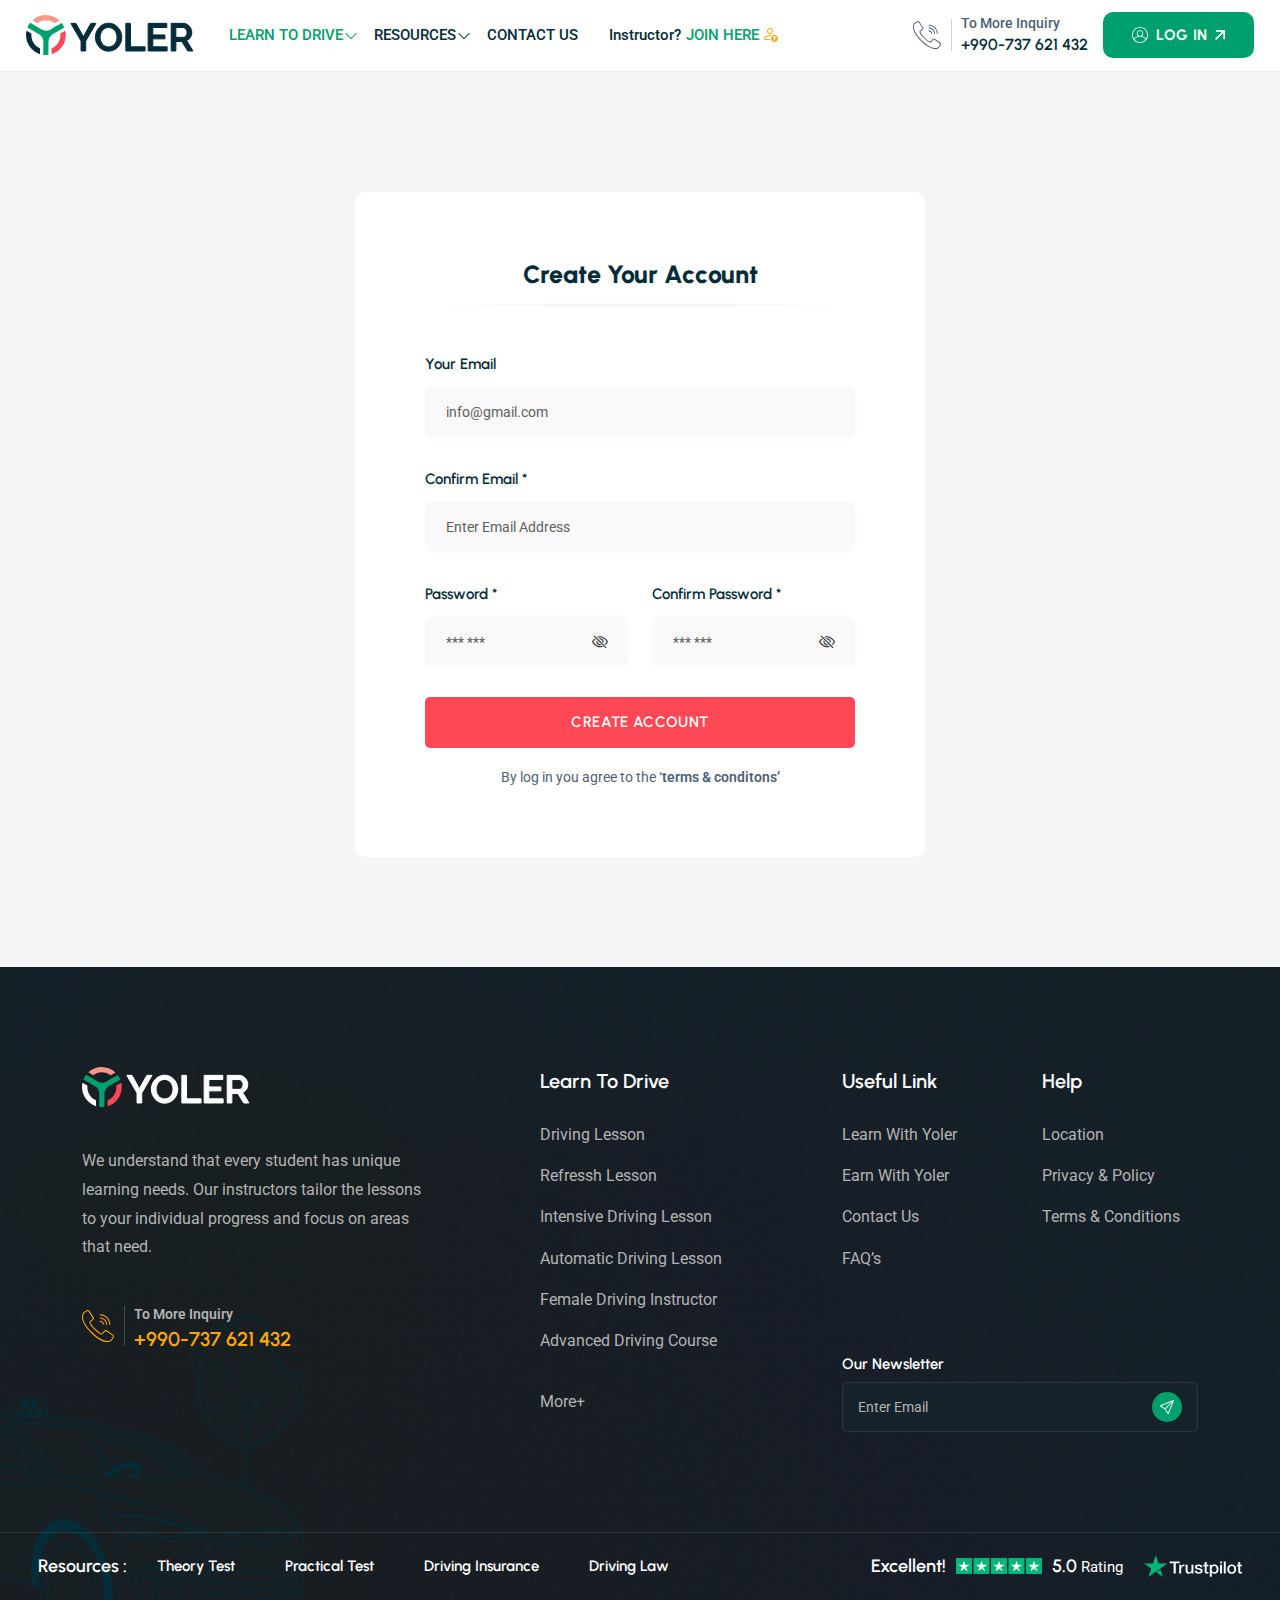
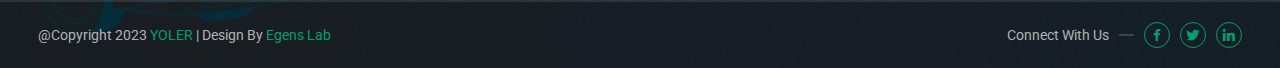
<file: create-account.html>
<!DOCTYPE html>
<html lang="en">
<head>
    <meta charset="UTF-8">
    <meta name="viewport" content="width=device-width, initial-scale=1.0">
    <!-- Bootstrap CSS -->
    <link href="assets/css/bootstrap.min.css" rel="stylesheet">
    <!-- Bootstrap Icon CSS -->
    <link href="assets/css/bootstrap-icons.css" rel="stylesheet">
    <!-- Fontawesome all CSS -->
    <link href="assets/css/all.min.css" rel="stylesheet">

    <!-- Fontawesome CSS -->
    <link href="assets/css/fontawesome.min.css" rel="stylesheet">
    <!-- box icon css -->
    <link rel="stylesheet" href="assets/css/boxicons.min.css">
    <!-- slider CSS -->
    <link rel="stylesheet" href="assets/css/swiper-bundle.min.css">
    <link rel="stylesheet" href="assets/css/jquery.fancybox.min.css">
    <link rel="stylesheet" href="assets/css/twentytwenty.css">
    <!--  Style CSS  -->
    <link rel="stylesheet" href="assets/css/style.css">
    <link rel="icon" href="assets/img/sm-logo.svg" type="image/gif">
    <title>Yoler</title>
</head>
<body class="style-2">
    <!-- Start header section -->
    <header class="header-area style-2">
        <div class="nav-left">
            <div class="header-logo">
                <a href="index.html"><img alt="image" class="img-fluid" src="assets/img/header-logo.svg"></a>
            </div>
            <div class="main-menu">
                <div class="mobile-logo-area d-lg-none d-flex justify-content-between align-items-center">
                    <div class="mobile-logo-wrap">
                        <a href="index.html"><img alt="image" src="assets/img/header-logo.svg"></a>
                    </div>
                </div>
                <ul class="menu-list">
                    <li class="menu-item-has-children active">
                        <a href="#" class="drop-down">LEARN TO DRIVE</a><i class="bi bi-plus dropdown-icon"></i>
                        <ul class="sub-menu">
                            <li><a href="automatic-driving-lesson.html">Automatic Driving Lesson</a></li>
                            <li><a href="intensive-driving-lesson.html">Intensive Driving Lesson</a></li>
                            <li><a href="advanced-driving-course.html">Advanced Driving Course</a></li>
                        </ul>
                    </li>
                    <li class="menu-item-has-children">
                        <a href="#" class="drop-down">RESOURCES</a><i class="bi bi-plus dropdown-icon"></i>
                        <ul class="sub-menu">
                            <li><a href="# ">RESOURCES 1</a></li>
                            <li><a href="# ">RESOURCES 2</a></li>
                        </ul>
                    </li>
                    <li>
                        <a href="contact-us.html">CONTACT US</a>
                    </li>
                    <li>
                        <a href="#">Instructor?<span>JOIN HERE</span>
                            <svg xmlns="http://www.w3.org/2000/svg" width="14" height="14" viewBox="0 0 14 14">
                                <path
                                    d="M10.5 14C11.4283 14 12.3185 13.6313 12.9749 12.9749C13.6313 12.3185 14 11.4283 14 10.5C14 9.57174 13.6313 8.6815 12.9749 8.02513C12.3185 7.36875 11.4283 7 10.5 7C9.57174 7 8.6815 7.36875 8.02513 8.02513C7.36875 8.6815 7 9.57174 7 10.5C7 11.4283 7.36875 12.3185 8.02513 12.9749C8.6815 13.6313 9.57174 14 10.5 14ZM10.854 8.146L12.354 9.646C12.4479 9.73989 12.5006 9.86722 12.5006 10C12.5006 10.1328 12.4479 10.2601 12.354 10.354C12.2601 10.4479 12.1328 10.5006 12 10.5006C11.8672 10.5006 11.7399 10.4479 11.646 10.354L11 9.707V12.5C11 12.6326 10.9473 12.7598 10.8536 12.8536C10.7598 12.9473 10.6326 13 10.5 13C10.3674 13 10.2402 12.9473 10.1464 12.8536C10.0527 12.7598 10 12.6326 10 12.5V9.707L9.354 10.354C9.26011 10.4479 9.13278 10.5006 9 10.5006C8.86722 10.5006 8.73989 10.4479 8.646 10.354C8.55211 10.2601 8.49937 10.1328 8.49937 10C8.49937 9.86722 8.55211 9.73989 8.646 9.646L10.146 8.146C10.1924 8.09944 10.2476 8.06249 10.3084 8.03729C10.3691 8.01208 10.4342 7.99911 10.5 7.99911C10.5658 7.99911 10.6309 8.01208 10.6916 8.03729C10.7524 8.06249 10.8076 8.09944 10.854 8.146ZM9 3C9 3.79565 8.68393 4.55871 8.12132 5.12132C7.55871 5.68393 6.79565 6 6 6C5.20435 6 4.44129 5.68393 3.87868 5.12132C3.31607 4.55871 3 3.79565 3 3C3 2.20435 3.31607 1.44129 3.87868 0.87868C4.44129 0.316071 5.20435 0 6 0C6.79565 0 7.55871 0.316071 8.12132 0.87868C8.68393 1.44129 9 2.20435 9 3ZM6 5C6.53043 5 7.03914 4.78929 7.41421 4.41421C7.78929 4.03914 8 3.53043 8 3C8 2.46957 7.78929 1.96086 7.41421 1.58579C7.03914 1.21071 6.53043 1 6 1C5.46957 1 4.96086 1.21071 4.58579 1.58579C4.21071 1.96086 4 2.46957 4 3C4 3.53043 4.21071 4.03914 4.58579 4.41421C4.96086 4.78929 5.46957 5 6 5Z" />
                                <path
                                    d="M6.256 12C6.14128 11.6753 6.06444 11.3384 6.027 10.996H1C1.001 10.75 1.154 10.01 1.832 9.332C2.484 8.68 3.711 8 6 8C6.26 8 6.507 8.009 6.74 8.025C6.966 7.684 7.236 7.375 7.544 7.107C7.077 7.038 6.564 7 6 7C1 7 0 10 0 11C0 12 1 12 1 12H6.256Z" />
                            </svg>
                        </a> 
                    </li>
                </ul>
                <div class="topbar-right d-lg-none d-block">
                    <a href="login.html"class="login-btn hover-btn">
                        <svg xmlns="http://www.w3.org/2000/svg" width="16" height="16" viewBox="0 0 16 16">
                            <path fill-rule="evenodd" clip-rule="evenodd"
                                d="M14.4311 12.759C15.417 11.4291 16 9.78265 16 8C16 3.58169 12.4182 0 8 0C3.58169 0 0 3.58169 0 8C0 12.4182 3.58169 16 8 16C10.3181 16 12.4058 15.0141 13.867 13.4387C14.0673 13.2226 14.2556 12.9957 14.4311 12.759ZM13.9875 12C14.7533 10.8559 15.1999 9.48009 15.1999 8C15.1999 4.02355 11.9764 0.799983 7.99991 0.799983C4.02355 0.799983 0.799983 4.02355 0.799983 8C0.799983 9.48017 1.24658 10.8559 2.01245 12C2.97866 10.5566 4.45301 9.48194 6.17961 9.03214C5.34594 8.45444 4.79998 7.49102 4.79998 6.39995C4.79998 4.63266 6.23271 3.19993 8 3.19993C9.76729 3.19993 11.2 4.63266 11.2 6.39995C11.2 7.49093 10.654 8.45444 9.82039 9.03206C11.5469 9.48194 13.0213 10.5565 13.9875 12ZM13.4722 12.6793C12.3495 10.8331 10.3188 9.59997 8.00008 9.59997C5.68126 9.59997 3.65049 10.8331 2.52776 12.6794C3.84829 14.2222 5.80992 15.2 8 15.2C10.1901 15.2 12.1517 14.2222 13.4722 12.6793ZM8 8.79998C9.32551 8.79998 10.4 7.72554 10.4 6.39995C10.4 5.07444 9.32559 3.99992 8 3.99992C6.6744 3.99992 5.59997 5.07452 5.59997 6.40003C5.59997 7.72554 6.67449 8.79998 8 8.79998Z" />
                        </svg>
                        LOG IN
                        <svg class="arrow" xmlns="http://www.w3.org/2000/svg" width="10" height="10" viewBox="0 0 10 10">
                            <path
                                d="M8.33527 2.84003L1.1753 10L-0.000976562 8.82373L7.15816 1.66376H0.848371V0H9.99902V9.15065H8.33527V2.84003Z" />
                        </svg>
                    </a>
                </div>
                <div class="hotline-area d-lg-none d-flex">
                    <div class="icon">
                        <svg xmlns="http://www.w3.org/2000/svg" width="28" height="28" viewBox="0 0 28 28">
                            <path
                                d="M27.2653 21.5995L21.598 17.8201C20.8788 17.3443 19.9147 17.5009 19.383 18.1798L17.7322 20.3024C17.6296 20.4377 17.4816 20.5314 17.3154 20.5664C17.1492 20.6014 16.9759 20.5752 16.8275 20.4928L16.5134 20.3196C15.4725 19.7522 14.1772 19.0458 11.5675 16.4352C8.95784 13.8246 8.25001 12.5284 7.6826 11.4893L7.51042 11.1753C7.42683 11.0269 7.39968 10.8532 7.43398 10.6864C7.46827 10.5195 7.56169 10.3707 7.69704 10.2673L9.81816 8.61693C10.4968 8.08517 10.6536 7.1214 10.1784 6.40198L6.39895 0.734676C5.91192 0.00208106 4.9348 -0.21784 4.18082 0.235398L1.81096 1.65898C1.06634 2.09672 0.520053 2.80571 0.286612 3.63733C-0.56677 6.74673 0.0752209 12.1131 7.98033 20.0191C14.2687 26.307 18.9501 27.9979 22.1677 27.9979C22.9083 28.0011 23.6459 27.9048 24.3608 27.7115C25.1925 27.4783 25.9016 26.932 26.3391 26.1871L27.7641 23.8187C28.218 23.0645 27.9982 22.0868 27.2653 21.5995ZM26.9601 23.3399L25.5384 25.7098C25.2242 26.2474 24.7142 26.6427 24.1152 26.8128C21.2447 27.6009 16.2298 26.9482 8.64053 19.3589C1.0513 11.7697 0.398595 6.75515 1.18669 3.88421C1.35709 3.28446 1.75283 2.77385 2.2911 2.45921L4.66096 1.03749C4.98811 0.840645 5.41221 0.93606 5.62354 1.25397L7.67659 4.3363L9.39976 6.92078C9.60612 7.23283 9.53831 7.65108 9.24392 7.88199L7.1223 9.53232C6.47665 10.026 6.29227 10.9193 6.68979 11.6283L6.85826 11.9344C7.45459 13.0281 8.19599 14.3887 10.9027 17.095C13.6095 19.8012 14.9696 20.5427 16.0628 21.139L16.3694 21.3079C17.0783 21.7053 17.9716 21.521 18.4653 20.8753L20.1157 18.7537C20.3466 18.4595 20.7647 18.3918 21.0769 18.5979L26.7437 22.3773C27.0618 22.5885 27.1572 23.0128 26.9601 23.3399ZM15.8658 4.66809C20.2446 4.67296 23.7931 8.22149 23.798 12.6003C23.798 12.858 24.0069 13.0669 24.2646 13.0669C24.5223 13.0669 24.7312 12.858 24.7312 12.6003C24.7257 7.7063 20.7598 3.74029 15.8658 3.73494C15.6081 3.73494 15.3992 3.94381 15.3992 4.20151C15.3992 4.45922 15.6081 4.66809 15.8658 4.66809Z" />
                            <path
                                d="M15.8658 7.46749C18.6991 7.47083 20.9951 9.76681 20.9984 12.6001C20.9984 12.7238 21.0476 12.8425 21.1351 12.93C21.2226 13.0175 21.3412 13.0667 21.465 13.0667C21.5887 13.0667 21.7074 13.0175 21.7949 12.93C21.8824 12.8425 21.9316 12.7238 21.9316 12.6001C21.9277 9.25163 19.2142 6.53816 15.8658 6.53433C15.6081 6.53433 15.3992 6.74321 15.3992 7.00091C15.3992 7.25862 15.6081 7.46749 15.8658 7.46749Z" />
                            <path
                                d="M15.8658 10.2671C17.1536 10.2686 18.1972 11.3122 18.1988 12.6001C18.1988 12.7238 18.248 12.8425 18.3355 12.93C18.423 13.0175 18.5417 13.0667 18.6654 13.0667C18.7891 13.0667 18.9078 13.0175 18.9953 12.93C19.0828 12.8425 19.132 12.7238 19.132 12.6001C19.1299 10.7971 17.6688 9.33595 15.8658 9.33392C15.6081 9.33392 15.3992 9.5428 15.3992 9.8005C15.3992 10.0582 15.6081 10.2671 15.8658 10.2671Z" />
                        </svg>
                    </div>
                    <div class="content">
                        <span>To More Inquiry</span>
                        <h6><a href="tel:+990737621432">+990-737 621 432</a></h6>
                    </div>
                </div>
            </div> 
        </div>
        <div class="nav-right d-flex jsutify-content-end align-items-center">
            <!-- Button trigger modal -->
            <ul>
                <li class="d-xl-flex d-none">
                    <div class="hotline-area">
                        <div class="icon">
                            <svg xmlns="http://www.w3.org/2000/svg" width="28" height="28" viewBox="0 0 28 28">
                                <path
                                    d="M27.2653 21.5995L21.598 17.8201C20.8788 17.3443 19.9147 17.5009 19.383 18.1798L17.7322 20.3024C17.6296 20.4377 17.4816 20.5314 17.3154 20.5664C17.1492 20.6014 16.9759 20.5752 16.8275 20.4928L16.5134 20.3196C15.4725 19.7522 14.1772 19.0458 11.5675 16.4352C8.95784 13.8246 8.25001 12.5284 7.6826 11.4893L7.51042 11.1753C7.42683 11.0269 7.39968 10.8532 7.43398 10.6864C7.46827 10.5195 7.56169 10.3707 7.69704 10.2673L9.81816 8.61693C10.4968 8.08517 10.6536 7.1214 10.1784 6.40198L6.39895 0.734676C5.91192 0.00208106 4.9348 -0.21784 4.18082 0.235398L1.81096 1.65898C1.06634 2.09672 0.520053 2.80571 0.286612 3.63733C-0.56677 6.74673 0.0752209 12.1131 7.98033 20.0191C14.2687 26.307 18.9501 27.9979 22.1677 27.9979C22.9083 28.0011 23.6459 27.9048 24.3608 27.7115C25.1925 27.4783 25.9016 26.932 26.3391 26.1871L27.7641 23.8187C28.218 23.0645 27.9982 22.0868 27.2653 21.5995ZM26.9601 23.3399L25.5384 25.7098C25.2242 26.2474 24.7142 26.6427 24.1152 26.8128C21.2447 27.6009 16.2298 26.9482 8.64053 19.3589C1.0513 11.7697 0.398595 6.75515 1.18669 3.88421C1.35709 3.28446 1.75283 2.77385 2.2911 2.45921L4.66096 1.03749C4.98811 0.840645 5.41221 0.93606 5.62354 1.25397L7.67659 4.3363L9.39976 6.92078C9.60612 7.23283 9.53831 7.65108 9.24392 7.88199L7.1223 9.53232C6.47665 10.026 6.29227 10.9193 6.68979 11.6283L6.85826 11.9344C7.45459 13.0281 8.19599 14.3887 10.9027 17.095C13.6095 19.8012 14.9696 20.5427 16.0628 21.139L16.3694 21.3079C17.0783 21.7053 17.9716 21.521 18.4653 20.8753L20.1157 18.7537C20.3466 18.4595 20.7647 18.3918 21.0769 18.5979L26.7437 22.3773C27.0618 22.5885 27.1572 23.0128 26.9601 23.3399ZM15.8658 4.66809C20.2446 4.67296 23.7931 8.22149 23.798 12.6003C23.798 12.858 24.0069 13.0669 24.2646 13.0669C24.5223 13.0669 24.7312 12.858 24.7312 12.6003C24.7257 7.7063 20.7598 3.74029 15.8658 3.73494C15.6081 3.73494 15.3992 3.94381 15.3992 4.20151C15.3992 4.45922 15.6081 4.66809 15.8658 4.66809Z" />
                                <path
                                    d="M15.8658 7.46749C18.6991 7.47083 20.9951 9.76681 20.9984 12.6001C20.9984 12.7238 21.0476 12.8425 21.1351 12.93C21.2226 13.0175 21.3412 13.0667 21.465 13.0667C21.5887 13.0667 21.7074 13.0175 21.7949 12.93C21.8824 12.8425 21.9316 12.7238 21.9316 12.6001C21.9277 9.25163 19.2142 6.53816 15.8658 6.53433C15.6081 6.53433 15.3992 6.74321 15.3992 7.00091C15.3992 7.25862 15.6081 7.46749 15.8658 7.46749Z" />
                                <path
                                    d="M15.8658 10.2671C17.1536 10.2686 18.1972 11.3122 18.1988 12.6001C18.1988 12.7238 18.248 12.8425 18.3355 12.93C18.423 13.0175 18.5417 13.0667 18.6654 13.0667C18.7891 13.0667 18.9078 13.0175 18.9953 12.93C19.0828 12.8425 19.132 12.7238 19.132 12.6001C19.1299 10.7971 17.6688 9.33595 15.8658 9.33392C15.6081 9.33392 15.3992 9.5428 15.3992 9.8005C15.3992 10.0582 15.6081 10.2671 15.8658 10.2671Z" />
                            </svg>
                        </div>
                        <div class="content">
                            <span>To More Inquiry</span>
                            <h6><a href="tel:+990737621432">+990-737 621 432</a></h6>
                        </div>
                    </div>
                </li>
                <li class="d-lg-flex d-none">
                    <a href="login.html"class="login-btn hover-btn">
                        <svg xmlns="http://www.w3.org/2000/svg" width="16" height="16" viewBox="0 0 16 16">
                            <path fill-rule="evenodd" clip-rule="evenodd"
                                d="M14.4311 12.759C15.417 11.4291 16 9.78265 16 8C16 3.58169 12.4182 0 8 0C3.58169 0 0 3.58169 0 8C0 12.4182 3.58169 16 8 16C10.3181 16 12.4058 15.0141 13.867 13.4387C14.0673 13.2226 14.2556 12.9957 14.4311 12.759ZM13.9875 12C14.7533 10.8559 15.1999 9.48009 15.1999 8C15.1999 4.02355 11.9764 0.799983 7.99991 0.799983C4.02355 0.799983 0.799983 4.02355 0.799983 8C0.799983 9.48017 1.24658 10.8559 2.01245 12C2.97866 10.5566 4.45301 9.48194 6.17961 9.03214C5.34594 8.45444 4.79998 7.49102 4.79998 6.39995C4.79998 4.63266 6.23271 3.19993 8 3.19993C9.76729 3.19993 11.2 4.63266 11.2 6.39995C11.2 7.49093 10.654 8.45444 9.82039 9.03206C11.5469 9.48194 13.0213 10.5565 13.9875 12ZM13.4722 12.6793C12.3495 10.8331 10.3188 9.59997 8.00008 9.59997C5.68126 9.59997 3.65049 10.8331 2.52776 12.6794C3.84829 14.2222 5.80992 15.2 8 15.2C10.1901 15.2 12.1517 14.2222 13.4722 12.6793ZM8 8.79998C9.32551 8.79998 10.4 7.72554 10.4 6.39995C10.4 5.07444 9.32559 3.99992 8 3.99992C6.6744 3.99992 5.59997 5.07452 5.59997 6.40003C5.59997 7.72554 6.67449 8.79998 8 8.79998Z" />
                        </svg>
                        LOG IN
                        <svg class="arrow" xmlns="http://www.w3.org/2000/svg" width="10" height="10" viewBox="0 0 10 10">
                            <path
                                d="M8.33527 2.84003L1.1753 10L-0.000976562 8.82373L7.15816 1.66376H0.848371V0H9.99902V9.15065H8.33527V2.84003Z" />
                        </svg>
                    </a>
                </li>
            </ul>
            <div class="sidebar-button mobile-menu-btn ">
                <span></span>
            </div>
        </div>
    </header>
    <!-- End header section -->

    <!-- Start Banner section -->
    <div class="login-form mb-110">
        <div class="container">
            <div class="row">
                <div class="col-lg-12">
                    <div class="login-form-wrapper">
                        <div class="form-header">
                            <h4>Create Your Account</h4>
                        </div>
                        <form>
                            <div class="row">
                                <div class="col-lg-12">
                                    <div class="form-inner mb-30">
                                        <label>Your Email</label>
                                        <input type="email" placeholder="info@gmail.com">
                                    </div>
                                </div>
                                <div class="col-lg-12">
                                    <div class="form-inner mb-30">
                                        <label>Confirm Email *</label>
                                        <input type="email" placeholder="Enter Email Address">
                                    </div>
                                </div>
                                <div class="col-lg-6">
                                    <div class="form-inner mb-30">
                                        <label>Password *</label>
                                        <input id="password" type="password" placeholder="*** ***">
                                        <i class="bi bi-eye-slash" id="togglePassword"></i>
                                    </div>
                                </div>
                                <div class="col-lg-6">
                                    <div class="form-inner mb-30">
                                        <label>Confirm Password *</label>
                                        <input id="password2" type="password" placeholder="*** ***">
                                        <i class="bi bi-eye-slash" id="togglePassword2"></i>
                                    </div>
                                </div>
                                <div class="col-lg-12">
                                    <div class="form-inner mb-20">
                                        <button type="submit" class="primary-btn1 hover-btn">CREATE ACCOUNT</button>
                                    </div>
                                </div>
                            </div>
                            <div class="terms-conditions">
                                <p>By log in you agree to the <a href="#">‘terms & conditons’</a></p>
                            </div>
                        </form>
                    </div>
                </div>
            </div>
        </div>
    </div>
    <!-- End Banner section -->

    <!-- Start Latest Insight section -->
    <footer class="footer-section">
        <div class="container">
            <div class="footer-top">
                <div class="row g-lg-4 gy-5 justify-content-center">
                    <div class="col-lg-4 col-md-6">
                        <div class="footer-widget">
                            <div class="footer-logo mb-40">
                                <a href="index.html">
                                    <img src="assets/img/footer-logo.svg" alt="">
                                </a>
                            </div>
                            <p>We understand that every student has unique learning needs. Our instructors tailor the lessons to your individual progress and focus on areas that need. </p>
                            <div class="hotline-area">
                                <div class="icon">
                                    <svg xmlns="http://www.w3.org/2000/svg" width="32" height="32" viewBox="0 0 32 32">
                                        <path
                                            d="M31.1603 24.6852L24.6834 20.3658C23.8615 19.8221 22.7597 20.001 22.152 20.7769L20.2654 23.2027C20.1481 23.3573 19.9789 23.4645 19.789 23.5045C19.599 23.5444 19.4011 23.5145 19.2314 23.4203L18.8725 23.2224C17.6828 22.574 16.2025 21.7667 13.22 18.7831C10.2375 15.7995 9.42859 14.3181 8.78012 13.1306L8.58333 12.7717C8.48781 12.6021 8.45678 12.4037 8.49597 12.213C8.53516 12.0223 8.64193 11.8522 8.79662 11.734L11.2208 9.84792C11.9964 9.2402 12.1756 8.13874 11.6324 7.31655L7.31309 0.83963C6.75648 0.00237835 5.63977 -0.24896 4.77809 0.269026L2.06967 1.89597C1.21867 2.39626 0.594346 3.20652 0.327557 4.15695C-0.647737 7.71055 0.0859667 13.8435 9.12038 22.879C16.3071 30.0651 21.6572 31.9977 25.3345 31.9977C26.1809 32.0013 27.0239 31.8912 27.8409 31.6703C28.7915 31.4038 29.6018 30.7794 30.1018 29.9281L31.7304 27.2214C32.2491 26.3595 31.9979 25.2421 31.1603 24.6852ZM30.8115 26.6742L29.1867 29.3826C28.8277 29.997 28.2449 30.4488 27.5603 30.6432C24.2797 31.5439 18.5483 30.7979 9.87489 22.1245C1.20149 13.4511 0.455537 7.72017 1.35622 4.4391C1.55097 3.75367 2.00324 3.17011 2.61841 2.81053L5.32682 1.1857C5.7007 0.960737 6.18538 1.06978 6.4269 1.4331L8.77324 4.95577L10.7426 7.90946C10.9784 8.26609 10.9009 8.74409 10.5645 9.00799L8.13978 10.8941C7.40188 11.4583 7.19117 12.4792 7.64547 13.2895L7.83801 13.6393C8.51953 14.8892 9.36684 16.4442 12.4603 19.5371C15.5537 22.63 17.1081 23.4773 18.3575 24.1588L18.7078 24.3518C19.518 24.8061 20.539 24.5954 21.1032 23.8575L22.9893 21.4328C23.2533 21.0966 23.7311 21.0191 24.0879 21.2547L30.5642 25.5741C30.9278 25.8154 31.0368 26.3004 30.8115 26.6742ZM18.1324 5.33496C23.1367 5.34053 27.1921 9.39599 27.1977 14.4003C27.1977 14.6948 27.4364 14.9335 27.7309 14.9335C28.0255 14.9335 28.2642 14.6948 28.2642 14.4003C28.258 8.8072 23.7255 4.27462 18.1324 4.2685C17.8378 4.2685 17.5991 4.50721 17.5991 4.80173C17.5991 5.09625 17.8378 5.33496 18.1324 5.33496Z" />
                                        <path
                                            d="M18.1323 8.53424C21.3703 8.53805 23.9943 11.162 23.9981 14.4001C23.9981 14.5415 24.0543 14.6771 24.1543 14.7771C24.2543 14.8771 24.3899 14.9333 24.5313 14.9333C24.6728 14.9333 24.8084 14.8771 24.9084 14.7771C25.0084 14.6771 25.0646 14.5415 25.0646 14.4001C25.0601 10.5733 21.959 7.47215 18.1323 7.46777C17.8378 7.46777 17.5991 7.70649 17.5991 8.00101C17.5991 8.29553 17.8378 8.53424 18.1323 8.53424Z" />
                                        <path
                                            d="M18.1323 11.7344C19.6041 11.7362 20.7968 12.9289 20.7986 14.4007C20.7986 14.5422 20.8548 14.6778 20.9548 14.7778C21.0548 14.8778 21.1904 14.934 21.3318 14.934C21.4732 14.934 21.6089 14.8778 21.7089 14.7778C21.8089 14.6778 21.8651 14.5422 21.8651 14.4007C21.8627 12.3402 20.1929 10.6703 18.1323 10.668C17.8378 10.668 17.5991 10.9067 17.5991 11.2012C17.5991 11.4957 17.8378 11.7344 18.1323 11.7344Z" />
                                    </svg>
                                </div>
                                <div class="content">
                                    <span>To More Inquiry</span>
                                    <h6><a href="tel:+990737621432">+990-737 621 432</a></h6>
                                </div>
                            </div>
                        </div>
                    </div>
                    <div class="col-lg-4 col-md-6 d-flex justify-content-lg-center justify-content-md-end">
                        <div class="footer-widget">
                            <div class="widget-title">
                                <h5>Learn To Drive</h5>
                            </div>
                            <ul class="widget-list">
                                <li>
                                    <a href="#">
                                        Driving Lesson
                                        <svg xmlns="http://www.w3.org/2000/svg" width="8" height="8" viewBox="0 0 8 8">
                                            <path d="M6.669 2.27202L0.94102 8L0 7.05898L5.72731 1.331H0.679478V0H8V7.32052H6.669V2.27202Z" />
                                        </svg>
                                    </a>
                                </li>
                                <li>
                                    <a href="#">
                                        Refressh Lesson
                                        <svg xmlns="http://www.w3.org/2000/svg" width="8" height="8" viewBox="0 0 8 8">
                                            <path d="M6.669 2.27202L0.94102 8L0 7.05898L5.72731 1.331H0.679478V0H8V7.32052H6.669V2.27202Z" />
                                        </svg>
                                    </a>
                                </li>
                                <li>
                                    <a href="intensive-driving-lesson.html">
                                        Intensive Driving Lesson
                                        <svg xmlns="http://www.w3.org/2000/svg" width="8" height="8" viewBox="0 0 8 8">
                                            <path d="M6.669 2.27202L0.94102 8L0 7.05898L5.72731 1.331H0.679478V0H8V7.32052H6.669V2.27202Z" />
                                        </svg>
                                    </a>
                                </li>
                                <li>
                                    <a href="automatic-driving-lesson.html">
                                        Automatic Driving Lesson
                                        <svg xmlns="http://www.w3.org/2000/svg" width="8" height="8" viewBox="0 0 8 8">
                                            <path d="M6.669 2.27202L0.94102 8L0 7.05898L5.72731 1.331H0.679478V0H8V7.32052H6.669V2.27202Z" />
                                        </svg>
                                    </a>
                                </li>
                                <li>
                                    <a href="#">
                                        Female Driving Instructor
                                        <svg xmlns="http://www.w3.org/2000/svg" width="8" height="8" viewBox="0 0 8 8">
                                            <path d="M6.669 2.27202L0.94102 8L0 7.05898L5.72731 1.331H0.679478V0H8V7.32052H6.669V2.27202Z" />
                                        </svg>
                                    </a>
                                </li>
                                <li>
                                    <a href="advanced-driving-course.html">
                                        Advanced Driving Course
                                        <svg xmlns="http://www.w3.org/2000/svg" width="8" height="8" viewBox="0 0 8 8">
                                            <path d="M6.669 2.27202L0.94102 8L0 7.05898L5.72731 1.331H0.679478V0H8V7.32052H6.669V2.27202Z" />
                                        </svg>
                                    </a>
                                </li>
                                <li class="more">
                                    <a href="#">
                                        More+
                                    </a>
                                </li>
                            </ul>
                        </div>
                    </div>
                    <div class="col-lg-4 col-md-12">
                        <div class="row g-lg-4 gy-5 justify-content-center">
                            <div class="col-lg-6 col-md-3 d-flex justify-content-lg-start">
                                <div class="footer-widget">
                                    <div class="widget-title">
                                        <h5>Useful Link</h5>
                                    </div>
                                    <ul class="widget-list">
                                        <li>
                                            <a href="#">
                                                Learn With Yoler
                                                <svg xmlns="http://www.w3.org/2000/svg" width="8" height="8" viewBox="0 0 8 8">
                                                    <path d="M6.669 2.27202L0.94102 8L0 7.05898L5.72731 1.331H0.679478V0H8V7.32052H6.669V2.27202Z" />
                                                </svg>
                                            </a>
                                        </li>
                                        <li>
                                            <a href="#">
                                                Earn With Yoler
                                                <svg xmlns="http://www.w3.org/2000/svg" width="8" height="8" viewBox="0 0 8 8">
                                                    <path d="M6.669 2.27202L0.94102 8L0 7.05898L5.72731 1.331H0.679478V0H8V7.32052H6.669V2.27202Z" />
                                                </svg>
                                            </a>
                                        </li>
                                        <li>
                                            <a href="contact-us.html">
                                                Contact Us
                                                <svg xmlns="http://www.w3.org/2000/svg" width="8" height="8" viewBox="0 0 8 8">
                                                    <path d="M6.669 2.27202L0.94102 8L0 7.05898L5.72731 1.331H0.679478V0H8V7.32052H6.669V2.27202Z" />
                                                </svg>
                                            </a>
                                        </li>
                                        <li>
                                            <a href="faq.html">
                                                FAQ’s
                                                <svg xmlns="http://www.w3.org/2000/svg" width="8" height="8" viewBox="0 0 8 8">
                                                    <path d="M6.669 2.27202L0.94102 8L0 7.05898L5.72731 1.331H0.679478V0H8V7.32052H6.669V2.27202Z" />
                                                </svg>
                                            </a>
                                        </li>
                                    </ul>
                                </div>
                            </div>
                            <div class="col-lg-6 col-md-4 d-flex justify-content-lg-end">
                                <div class="footer-widget">
                                    <div class="widget-title">
                                        <h5>Help</h5>
                                    </div>
                                    <ul class="widget-list">
                                        <li>
                                            <a href="#">
                                                Location
                                                <svg xmlns="http://www.w3.org/2000/svg" width="8" height="8" viewBox="0 0 8 8">
                                                    <path d="M6.669 2.27202L0.94102 8L0 7.05898L5.72731 1.331H0.679478V0H8V7.32052H6.669V2.27202Z" />
                                                </svg>
                                            </a>
                                        </li>
                                        <li>
                                            <a href="#">
                                                Privacy & Policy
                                                <svg xmlns="http://www.w3.org/2000/svg" width="8" height="8" viewBox="0 0 8 8">
                                                    <path d="M6.669 2.27202L0.94102 8L0 7.05898L5.72731 1.331H0.679478V0H8V7.32052H6.669V2.27202Z" />
                                                </svg>
                                            </a>
                                        </li>
                                        <li>
                                            <a href="terms-conditions.html">
                                                Terms & Conditions
                                                <svg xmlns="http://www.w3.org/2000/svg" width="8" height="8" viewBox="0 0 8 8">
                                                    <path d="M6.669 2.27202L0.94102 8L0 7.05898L5.72731 1.331H0.679478V0H8V7.32052H6.669V2.27202Z" />
                                                </svg>
                                            </a>
                                        </li>
                                    </ul>
                                </div>
                            </div>
                            <div class="col-lg-12 col-md-5">
                                <div class="newsletter-area">
                                    <form>
                                        <div class="form-inner">
                                            <label>Our Newsletter</label>
                                            <div class="input-area">
                                                <input type="email" placeholder="Enter Email">
                                                <button type="submit">
                                                    <svg xmlns="http://www.w3.org/2000/svg" width="14" height="14" viewBox="0 0 14 14">
                                                        <path
                                                            d="M13.8697 0.129409C13.9314 0.191213 13.9736 0.269783 13.991 0.355362C14.0085 0.44094 14.0004 0.529754 13.9678 0.610771L8.78063 13.5781C8.73492 13.6923 8.65859 13.7917 8.56003 13.8653C8.46148 13.9389 8.34453 13.9839 8.22206 13.9954C8.09958 14.0068 7.97633 13.9842 7.86586 13.9301C7.75539 13.876 7.66199 13.7924 7.59594 13.6887L4.76304 9.23607L0.310438 6.40316C0.206426 6.33718 0.122663 6.24375 0.0683925 6.13318C0.0141218 6.02261 -0.00854707 5.89919 0.00288719 5.77655C0.0143215 5.65391 0.0594144 5.53681 0.13319 5.43817C0.206966 5.33954 0.306557 5.2632 0.420973 5.21759L13.3883 0.0322452C13.4694 -0.000369522 13.5582 -0.00846329 13.6437 0.00896931C13.7293 0.0264019 13.8079 0.0685926 13.8697 0.1303V0.129409ZM5.65267 8.97578L8.11385 12.8427L12.3329 2.29554L5.65267 8.97578ZM11.7027 1.66531L1.1555 5.88436L5.02333 8.34466L11.7027 1.66531Z" />
                                                    </svg>
                                                </button>
                                            </div>
                                        </div>
                                    </form>
                                </div>
                            </div>
                        </div>
                    </div>
                </div>
            </div>
        </div>
        <div class="container-fluid p-0">
            <div class="footer-center">
                <div class="resources-area">
                    <h6>Resources :</h6>
                    <ul class="resources-list">
                        <li>
                            <a href="#">Theory Test</a>
                        </li>
                        <li>
                            <a href="#">Practical Test</a>
                        </li>
                        <li>
                            <a href="#">Driving Insurance</a>
                        </li>
                        <li>
                            <a href="#">Driving Law</a>
                        </li>
                    </ul>
                </div>
                <div class="trustpilot-review">
                    <strong>Excellent!</strong>
                    <img src="assets/img/icon/trustpilot-star.svg" alt="">
                    <p><strong>5.0</strong> Rating</p>
                    <img src="assets/img/icon/trustpilot-logo2.svg" alt="">
                </div>
            </div>
            <div class="footer-btm">
                <div class="copyright-area">
                    <p>@Copyright 2023 <a href="#">YOLER</a> | Design By <a href="#">Egens Lab</a></p>
                </div>
                <div class="social-area">
                    <h6>Connect With Us</h6>
                    <ul>
                        <li><a href="https://www.facebook.com/"><i class="bx bxl-facebook"></i></a></li>
                        <li><a href="https://twitter.com/"><i class="bx bxl-twitter"></i></a></li>
                        <li><a href="https://www.linkedin.com/"><i class="bx bxl-linkedin"></i></a></li>
                    </ul>
                </div>
            </div>
        </div>
    </footer>
    <!-- End Latest Insight section -->


<!--  Main jQuery  -->
<script src="assets/js/jquery-3.6.0.min.js"></script>
<!-- Popper and Bootstrap JS -->
<script src="assets/js/popper.min.js"></script>
<script src="assets/js/bootstrap.min.js"></script>
<!-- Swiper slider JS -->
<script src="assets/js/swiper-bundle.min.js"></script>
<script src="assets/js/jquery.twentytwenty.js"></script>
<script src="assets/js/jquery.fancybox.min.js"></script>
<script src="assets/js/jquery.event.move.js"></script>
<!-- main js  -->
<script src="assets/js/main.js"></script>
</body>
</html>
</file>
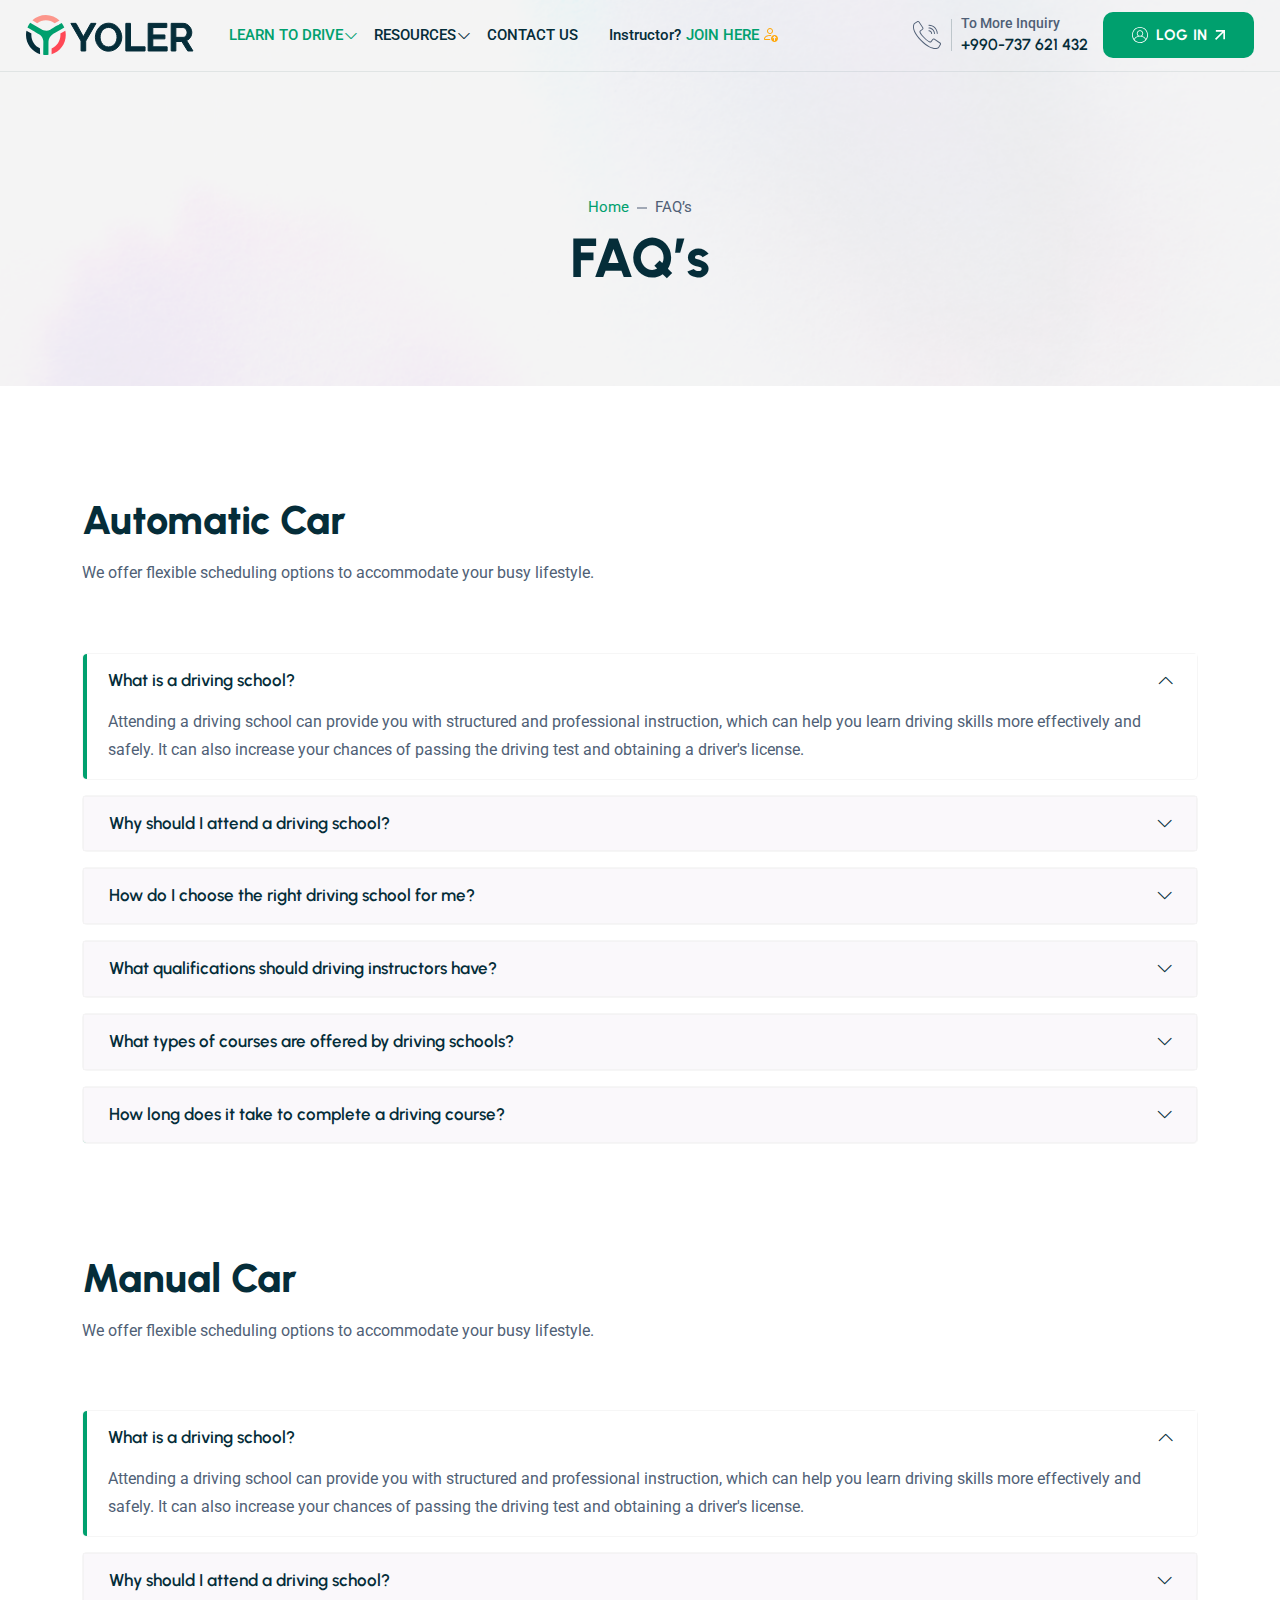
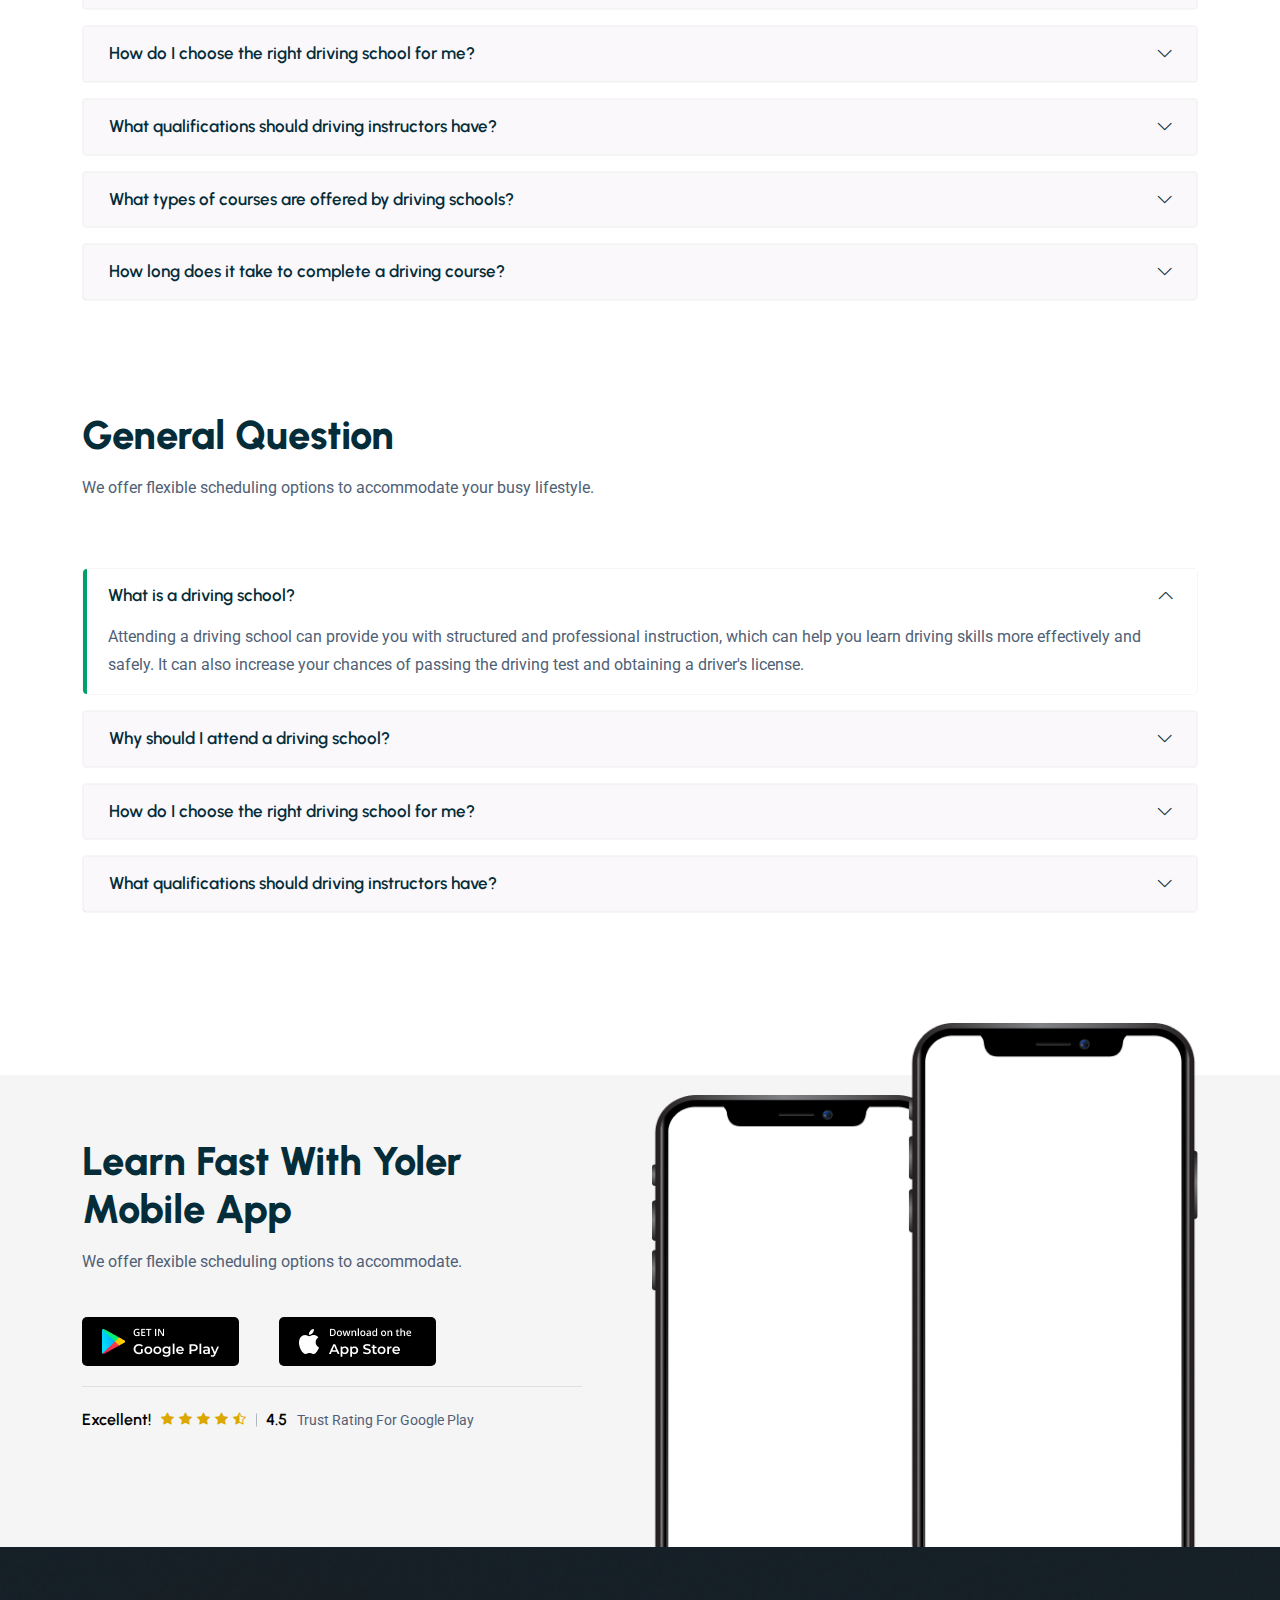
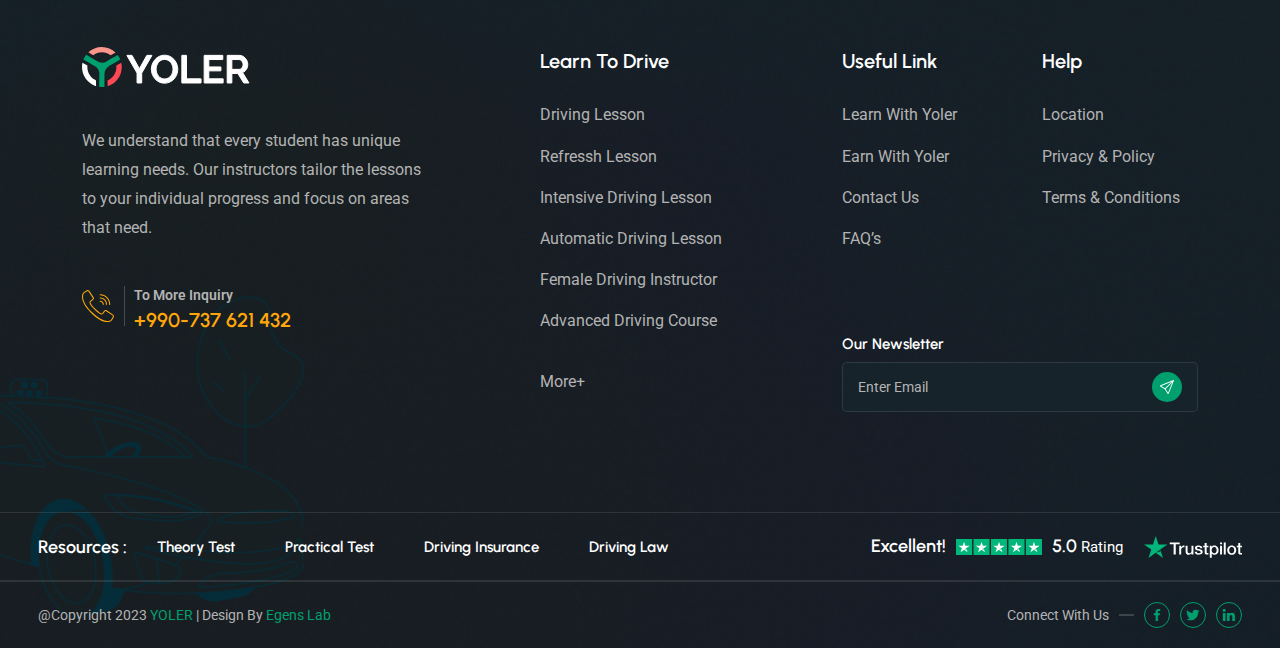
<file: faq.html>
<!DOCTYPE html>
<html lang="en">
<head>
    <meta charset="UTF-8">
    <meta name="viewport" content="width=device-width, initial-scale=1.0">
    <!-- Bootstrap CSS -->
    <link href="assets/css/bootstrap.min.css" rel="stylesheet">
    <!-- Bootstrap Icon CSS -->
    <link href="assets/css/bootstrap-icons.css" rel="stylesheet">
    <!-- Fontawesome all CSS -->
    <link href="assets/css/all.min.css" rel="stylesheet">

    <!-- Fontawesome CSS -->
    <link href="assets/css/fontawesome.min.css" rel="stylesheet">
    <!-- box icon css -->
    <link rel="stylesheet" href="assets/css/boxicons.min.css">
    <!-- slider CSS -->
    <link rel="stylesheet" href="assets/css/swiper-bundle.min.css">
    <link rel="stylesheet" href="assets/css/jquery.fancybox.min.css">
    <link rel="stylesheet" href="assets/css/twentytwenty.css">
    <!--  Style CSS  -->
    <link rel="stylesheet" href="assets/css/style.css">
    <link rel="icon" href="assets/img/sm-logo.svg" type="image/gif">
    <title>Yoler</title>
</head>
<body>
    <!-- Start header section -->
    <header class="header-area">
        <div class="nav-left">
            <div class="header-logo">
                <a href="index.html"><img alt="image" class="img-fluid" src="assets/img/header-logo.svg"></a>
            </div>
            <div class="main-menu">
                <div class="mobile-logo-area d-lg-none d-flex justify-content-between align-items-center">
                    <div class="mobile-logo-wrap">
                        <a href="index.html"><img alt="image" src="assets/img/header-logo.svg"></a>
                    </div>
                </div>
                <ul class="menu-list">
                    <li class="menu-item-has-children active">
                        <a href="#" class="drop-down">LEARN TO DRIVE</a><i class="bi bi-plus dropdown-icon"></i>
                        <ul class="sub-menu">
                            <li><a href="automatic-driving-lesson.html">Automatic Driving Lesson</a></li>
                            <li><a href="intensive-driving-lesson.html">Intensive Driving Lesson</a></li>
                            <li><a href="advanced-driving-course.html">Advanced Driving Course</a></li>
                        </ul>
                    </li>
                    <li class="menu-item-has-children">
                        <a href="#" class="drop-down">RESOURCES</a><i class="bi bi-plus dropdown-icon"></i>
                        <ul class="sub-menu">
                            <li><a href="# ">RESOURCES 1</a></li>
                            <li><a href="# ">RESOURCES 2</a></li>
                        </ul>
                    </li>
                    <li>
                        <a href="contact-us.html">CONTACT US</a>
                    </li>
                    <li>
                        <a href="#">Instructor?<span>JOIN HERE</span>
                            <svg xmlns="http://www.w3.org/2000/svg" width="14" height="14" viewBox="0 0 14 14">
                                <path
                                    d="M10.5 14C11.4283 14 12.3185 13.6313 12.9749 12.9749C13.6313 12.3185 14 11.4283 14 10.5C14 9.57174 13.6313 8.6815 12.9749 8.02513C12.3185 7.36875 11.4283 7 10.5 7C9.57174 7 8.6815 7.36875 8.02513 8.02513C7.36875 8.6815 7 9.57174 7 10.5C7 11.4283 7.36875 12.3185 8.02513 12.9749C8.6815 13.6313 9.57174 14 10.5 14ZM10.854 8.146L12.354 9.646C12.4479 9.73989 12.5006 9.86722 12.5006 10C12.5006 10.1328 12.4479 10.2601 12.354 10.354C12.2601 10.4479 12.1328 10.5006 12 10.5006C11.8672 10.5006 11.7399 10.4479 11.646 10.354L11 9.707V12.5C11 12.6326 10.9473 12.7598 10.8536 12.8536C10.7598 12.9473 10.6326 13 10.5 13C10.3674 13 10.2402 12.9473 10.1464 12.8536C10.0527 12.7598 10 12.6326 10 12.5V9.707L9.354 10.354C9.26011 10.4479 9.13278 10.5006 9 10.5006C8.86722 10.5006 8.73989 10.4479 8.646 10.354C8.55211 10.2601 8.49937 10.1328 8.49937 10C8.49937 9.86722 8.55211 9.73989 8.646 9.646L10.146 8.146C10.1924 8.09944 10.2476 8.06249 10.3084 8.03729C10.3691 8.01208 10.4342 7.99911 10.5 7.99911C10.5658 7.99911 10.6309 8.01208 10.6916 8.03729C10.7524 8.06249 10.8076 8.09944 10.854 8.146ZM9 3C9 3.79565 8.68393 4.55871 8.12132 5.12132C7.55871 5.68393 6.79565 6 6 6C5.20435 6 4.44129 5.68393 3.87868 5.12132C3.31607 4.55871 3 3.79565 3 3C3 2.20435 3.31607 1.44129 3.87868 0.87868C4.44129 0.316071 5.20435 0 6 0C6.79565 0 7.55871 0.316071 8.12132 0.87868C8.68393 1.44129 9 2.20435 9 3ZM6 5C6.53043 5 7.03914 4.78929 7.41421 4.41421C7.78929 4.03914 8 3.53043 8 3C8 2.46957 7.78929 1.96086 7.41421 1.58579C7.03914 1.21071 6.53043 1 6 1C5.46957 1 4.96086 1.21071 4.58579 1.58579C4.21071 1.96086 4 2.46957 4 3C4 3.53043 4.21071 4.03914 4.58579 4.41421C4.96086 4.78929 5.46957 5 6 5Z" />
                                <path
                                    d="M6.256 12C6.14128 11.6753 6.06444 11.3384 6.027 10.996H1C1.001 10.75 1.154 10.01 1.832 9.332C2.484 8.68 3.711 8 6 8C6.26 8 6.507 8.009 6.74 8.025C6.966 7.684 7.236 7.375 7.544 7.107C7.077 7.038 6.564 7 6 7C1 7 0 10 0 11C0 12 1 12 1 12H6.256Z" />
                            </svg>
                        </a> 
                    </li>
                </ul>
                <div class="topbar-right d-lg-none d-block">
                    <a href="login.html"class="login-btn hover-btn">
                        <svg xmlns="http://www.w3.org/2000/svg" width="16" height="16" viewBox="0 0 16 16">
                            <path fill-rule="evenodd" clip-rule="evenodd"
                                d="M14.4311 12.759C15.417 11.4291 16 9.78265 16 8C16 3.58169 12.4182 0 8 0C3.58169 0 0 3.58169 0 8C0 12.4182 3.58169 16 8 16C10.3181 16 12.4058 15.0141 13.867 13.4387C14.0673 13.2226 14.2556 12.9957 14.4311 12.759ZM13.9875 12C14.7533 10.8559 15.1999 9.48009 15.1999 8C15.1999 4.02355 11.9764 0.799983 7.99991 0.799983C4.02355 0.799983 0.799983 4.02355 0.799983 8C0.799983 9.48017 1.24658 10.8559 2.01245 12C2.97866 10.5566 4.45301 9.48194 6.17961 9.03214C5.34594 8.45444 4.79998 7.49102 4.79998 6.39995C4.79998 4.63266 6.23271 3.19993 8 3.19993C9.76729 3.19993 11.2 4.63266 11.2 6.39995C11.2 7.49093 10.654 8.45444 9.82039 9.03206C11.5469 9.48194 13.0213 10.5565 13.9875 12ZM13.4722 12.6793C12.3495 10.8331 10.3188 9.59997 8.00008 9.59997C5.68126 9.59997 3.65049 10.8331 2.52776 12.6794C3.84829 14.2222 5.80992 15.2 8 15.2C10.1901 15.2 12.1517 14.2222 13.4722 12.6793ZM8 8.79998C9.32551 8.79998 10.4 7.72554 10.4 6.39995C10.4 5.07444 9.32559 3.99992 8 3.99992C6.6744 3.99992 5.59997 5.07452 5.59997 6.40003C5.59997 7.72554 6.67449 8.79998 8 8.79998Z" />
                        </svg>
                        LOG IN
                        <svg class="arrow" xmlns="http://www.w3.org/2000/svg" width="10" height="10" viewBox="0 0 10 10">
                            <path
                                d="M8.33527 2.84003L1.1753 10L-0.000976562 8.82373L7.15816 1.66376H0.848371V0H9.99902V9.15065H8.33527V2.84003Z" />
                        </svg>
                    </a>
                </div>
                <div class="hotline-area d-lg-none d-flex">
                    <div class="icon">
                        <svg xmlns="http://www.w3.org/2000/svg" width="28" height="28" viewBox="0 0 28 28">
                            <path
                                d="M27.2653 21.5995L21.598 17.8201C20.8788 17.3443 19.9147 17.5009 19.383 18.1798L17.7322 20.3024C17.6296 20.4377 17.4816 20.5314 17.3154 20.5664C17.1492 20.6014 16.9759 20.5752 16.8275 20.4928L16.5134 20.3196C15.4725 19.7522 14.1772 19.0458 11.5675 16.4352C8.95784 13.8246 8.25001 12.5284 7.6826 11.4893L7.51042 11.1753C7.42683 11.0269 7.39968 10.8532 7.43398 10.6864C7.46827 10.5195 7.56169 10.3707 7.69704 10.2673L9.81816 8.61693C10.4968 8.08517 10.6536 7.1214 10.1784 6.40198L6.39895 0.734676C5.91192 0.00208106 4.9348 -0.21784 4.18082 0.235398L1.81096 1.65898C1.06634 2.09672 0.520053 2.80571 0.286612 3.63733C-0.56677 6.74673 0.0752209 12.1131 7.98033 20.0191C14.2687 26.307 18.9501 27.9979 22.1677 27.9979C22.9083 28.0011 23.6459 27.9048 24.3608 27.7115C25.1925 27.4783 25.9016 26.932 26.3391 26.1871L27.7641 23.8187C28.218 23.0645 27.9982 22.0868 27.2653 21.5995ZM26.9601 23.3399L25.5384 25.7098C25.2242 26.2474 24.7142 26.6427 24.1152 26.8128C21.2447 27.6009 16.2298 26.9482 8.64053 19.3589C1.0513 11.7697 0.398595 6.75515 1.18669 3.88421C1.35709 3.28446 1.75283 2.77385 2.2911 2.45921L4.66096 1.03749C4.98811 0.840645 5.41221 0.93606 5.62354 1.25397L7.67659 4.3363L9.39976 6.92078C9.60612 7.23283 9.53831 7.65108 9.24392 7.88199L7.1223 9.53232C6.47665 10.026 6.29227 10.9193 6.68979 11.6283L6.85826 11.9344C7.45459 13.0281 8.19599 14.3887 10.9027 17.095C13.6095 19.8012 14.9696 20.5427 16.0628 21.139L16.3694 21.3079C17.0783 21.7053 17.9716 21.521 18.4653 20.8753L20.1157 18.7537C20.3466 18.4595 20.7647 18.3918 21.0769 18.5979L26.7437 22.3773C27.0618 22.5885 27.1572 23.0128 26.9601 23.3399ZM15.8658 4.66809C20.2446 4.67296 23.7931 8.22149 23.798 12.6003C23.798 12.858 24.0069 13.0669 24.2646 13.0669C24.5223 13.0669 24.7312 12.858 24.7312 12.6003C24.7257 7.7063 20.7598 3.74029 15.8658 3.73494C15.6081 3.73494 15.3992 3.94381 15.3992 4.20151C15.3992 4.45922 15.6081 4.66809 15.8658 4.66809Z" />
                            <path
                                d="M15.8658 7.46749C18.6991 7.47083 20.9951 9.76681 20.9984 12.6001C20.9984 12.7238 21.0476 12.8425 21.1351 12.93C21.2226 13.0175 21.3412 13.0667 21.465 13.0667C21.5887 13.0667 21.7074 13.0175 21.7949 12.93C21.8824 12.8425 21.9316 12.7238 21.9316 12.6001C21.9277 9.25163 19.2142 6.53816 15.8658 6.53433C15.6081 6.53433 15.3992 6.74321 15.3992 7.00091C15.3992 7.25862 15.6081 7.46749 15.8658 7.46749Z" />
                            <path
                                d="M15.8658 10.2671C17.1536 10.2686 18.1972 11.3122 18.1988 12.6001C18.1988 12.7238 18.248 12.8425 18.3355 12.93C18.423 13.0175 18.5417 13.0667 18.6654 13.0667C18.7891 13.0667 18.9078 13.0175 18.9953 12.93C19.0828 12.8425 19.132 12.7238 19.132 12.6001C19.1299 10.7971 17.6688 9.33595 15.8658 9.33392C15.6081 9.33392 15.3992 9.5428 15.3992 9.8005C15.3992 10.0582 15.6081 10.2671 15.8658 10.2671Z" />
                        </svg>
                    </div>
                    <div class="content">
                        <span>To More Inquiry</span>
                        <h6><a href="tel:+990737621432">+990-737 621 432</a></h6>
                    </div>
                </div>
            </div> 
        </div>
        <div class="nav-right d-flex jsutify-content-end align-items-center">
            <!-- Button trigger modal -->
            <ul>
                <li class="d-xl-flex d-none">
                    <div class="hotline-area">
                        <div class="icon">
                            <svg xmlns="http://www.w3.org/2000/svg" width="28" height="28" viewBox="0 0 28 28">
                                <path
                                    d="M27.2653 21.5995L21.598 17.8201C20.8788 17.3443 19.9147 17.5009 19.383 18.1798L17.7322 20.3024C17.6296 20.4377 17.4816 20.5314 17.3154 20.5664C17.1492 20.6014 16.9759 20.5752 16.8275 20.4928L16.5134 20.3196C15.4725 19.7522 14.1772 19.0458 11.5675 16.4352C8.95784 13.8246 8.25001 12.5284 7.6826 11.4893L7.51042 11.1753C7.42683 11.0269 7.39968 10.8532 7.43398 10.6864C7.46827 10.5195 7.56169 10.3707 7.69704 10.2673L9.81816 8.61693C10.4968 8.08517 10.6536 7.1214 10.1784 6.40198L6.39895 0.734676C5.91192 0.00208106 4.9348 -0.21784 4.18082 0.235398L1.81096 1.65898C1.06634 2.09672 0.520053 2.80571 0.286612 3.63733C-0.56677 6.74673 0.0752209 12.1131 7.98033 20.0191C14.2687 26.307 18.9501 27.9979 22.1677 27.9979C22.9083 28.0011 23.6459 27.9048 24.3608 27.7115C25.1925 27.4783 25.9016 26.932 26.3391 26.1871L27.7641 23.8187C28.218 23.0645 27.9982 22.0868 27.2653 21.5995ZM26.9601 23.3399L25.5384 25.7098C25.2242 26.2474 24.7142 26.6427 24.1152 26.8128C21.2447 27.6009 16.2298 26.9482 8.64053 19.3589C1.0513 11.7697 0.398595 6.75515 1.18669 3.88421C1.35709 3.28446 1.75283 2.77385 2.2911 2.45921L4.66096 1.03749C4.98811 0.840645 5.41221 0.93606 5.62354 1.25397L7.67659 4.3363L9.39976 6.92078C9.60612 7.23283 9.53831 7.65108 9.24392 7.88199L7.1223 9.53232C6.47665 10.026 6.29227 10.9193 6.68979 11.6283L6.85826 11.9344C7.45459 13.0281 8.19599 14.3887 10.9027 17.095C13.6095 19.8012 14.9696 20.5427 16.0628 21.139L16.3694 21.3079C17.0783 21.7053 17.9716 21.521 18.4653 20.8753L20.1157 18.7537C20.3466 18.4595 20.7647 18.3918 21.0769 18.5979L26.7437 22.3773C27.0618 22.5885 27.1572 23.0128 26.9601 23.3399ZM15.8658 4.66809C20.2446 4.67296 23.7931 8.22149 23.798 12.6003C23.798 12.858 24.0069 13.0669 24.2646 13.0669C24.5223 13.0669 24.7312 12.858 24.7312 12.6003C24.7257 7.7063 20.7598 3.74029 15.8658 3.73494C15.6081 3.73494 15.3992 3.94381 15.3992 4.20151C15.3992 4.45922 15.6081 4.66809 15.8658 4.66809Z" />
                                <path
                                    d="M15.8658 7.46749C18.6991 7.47083 20.9951 9.76681 20.9984 12.6001C20.9984 12.7238 21.0476 12.8425 21.1351 12.93C21.2226 13.0175 21.3412 13.0667 21.465 13.0667C21.5887 13.0667 21.7074 13.0175 21.7949 12.93C21.8824 12.8425 21.9316 12.7238 21.9316 12.6001C21.9277 9.25163 19.2142 6.53816 15.8658 6.53433C15.6081 6.53433 15.3992 6.74321 15.3992 7.00091C15.3992 7.25862 15.6081 7.46749 15.8658 7.46749Z" />
                                <path
                                    d="M15.8658 10.2671C17.1536 10.2686 18.1972 11.3122 18.1988 12.6001C18.1988 12.7238 18.248 12.8425 18.3355 12.93C18.423 13.0175 18.5417 13.0667 18.6654 13.0667C18.7891 13.0667 18.9078 13.0175 18.9953 12.93C19.0828 12.8425 19.132 12.7238 19.132 12.6001C19.1299 10.7971 17.6688 9.33595 15.8658 9.33392C15.6081 9.33392 15.3992 9.5428 15.3992 9.8005C15.3992 10.0582 15.6081 10.2671 15.8658 10.2671Z" />
                            </svg>
                        </div>
                        <div class="content">
                            <span>To More Inquiry</span>
                            <h6><a href="tel:+990737621432">+990-737 621 432</a></h6>
                        </div>
                    </div>
                </li>
                <li class="d-lg-flex d-none">
                    <a href="login.html"class="login-btn hover-btn">
                        <svg xmlns="http://www.w3.org/2000/svg" width="16" height="16" viewBox="0 0 16 16">
                            <path fill-rule="evenodd" clip-rule="evenodd"
                                d="M14.4311 12.759C15.417 11.4291 16 9.78265 16 8C16 3.58169 12.4182 0 8 0C3.58169 0 0 3.58169 0 8C0 12.4182 3.58169 16 8 16C10.3181 16 12.4058 15.0141 13.867 13.4387C14.0673 13.2226 14.2556 12.9957 14.4311 12.759ZM13.9875 12C14.7533 10.8559 15.1999 9.48009 15.1999 8C15.1999 4.02355 11.9764 0.799983 7.99991 0.799983C4.02355 0.799983 0.799983 4.02355 0.799983 8C0.799983 9.48017 1.24658 10.8559 2.01245 12C2.97866 10.5566 4.45301 9.48194 6.17961 9.03214C5.34594 8.45444 4.79998 7.49102 4.79998 6.39995C4.79998 4.63266 6.23271 3.19993 8 3.19993C9.76729 3.19993 11.2 4.63266 11.2 6.39995C11.2 7.49093 10.654 8.45444 9.82039 9.03206C11.5469 9.48194 13.0213 10.5565 13.9875 12ZM13.4722 12.6793C12.3495 10.8331 10.3188 9.59997 8.00008 9.59997C5.68126 9.59997 3.65049 10.8331 2.52776 12.6794C3.84829 14.2222 5.80992 15.2 8 15.2C10.1901 15.2 12.1517 14.2222 13.4722 12.6793ZM8 8.79998C9.32551 8.79998 10.4 7.72554 10.4 6.39995C10.4 5.07444 9.32559 3.99992 8 3.99992C6.6744 3.99992 5.59997 5.07452 5.59997 6.40003C5.59997 7.72554 6.67449 8.79998 8 8.79998Z" />
                        </svg>
                        LOG IN
                        <svg class="arrow" xmlns="http://www.w3.org/2000/svg" width="10" height="10" viewBox="0 0 10 10">
                            <path
                                d="M8.33527 2.84003L1.1753 10L-0.000976562 8.82373L7.15816 1.66376H0.848371V0H9.99902V9.15065H8.33527V2.84003Z" />
                        </svg>
                    </a>
                </li>
            </ul>
            <div class="sidebar-button mobile-menu-btn ">
                <span></span>
            </div>
        </div>
    </header>
    <!-- End header section -->

    <!-- Start Banner section -->
    <div class="inner-page-banner style-2 mb-110">
        <div class="container">
            <div class="row">
                <div class="col-lg-12">
                    <div class="banner-content">
                        <ul class="breadcrumb-list">
                            <li><a href="index.html">Home</a></li>
                            <li>FAQ’s</li>
                        </ul>
                         <h1>FAQ’s</h1>
                    </div>
                </div>
            </div>
        </div>
    </div>
    <!-- End Banner section -->
 
    <!-- Start Faq Automatic Car section -->
    <div class="faq-section style-2 mb-110">
        <div class="container">
            <div class="section-title">
                <h2>Automatic Car</h2>
                <p>We offer flexible scheduling options to accommodate your busy lifestyle.</p>
            </div>
            <div class="row">
                <div class="col-lg-12">
                    <div class="faq-accordion">
                        <div class="accordion" id="accordionExample">
                            <div class="accordion-item">
                                <h2 class="accordion-header" id="headingOne">
                                    <button class="accordion-button" type="button" data-bs-toggle="collapse"
                                        data-bs-target="#collapseOne" aria-expanded="true" aria-controls="collapseOne">
                                        What is a driving school?
                                    </button>
                                </h2>
                                <div id="collapseOne" class="accordion-collapse collapse show" aria-labelledby="headingOne"
                                    data-bs-parent="#accordionExample">
                                    <div class="accordion-body">
                                        Attending a driving school can provide you with structured and professional instruction, which can help you learn driving skills more effectively and safely. It can also increase your chances of passing the driving test and obtaining a driver's license.
                                    </div>
                                </div>
                            </div>
                            <div class="accordion-item">
                                <h2 class="accordion-header" id="headingTwo">
                                    <button class="accordion-button collapsed" type="button" data-bs-toggle="collapse"
                                        data-bs-target="#collapseTwo" aria-expanded="false" aria-controls="collapseTwo">
                                        Why should I attend a driving school?
                                    </button>
                                </h2>
                                <div id="collapseTwo" class="accordion-collapse collapse" aria-labelledby="headingTwo"
                                    data-bs-parent="#accordionExample">
                                    <div class="accordion-body">
                                        Attending a driving school can provide you with structured and professional instruction, which can help you learn driving skills more effectively and safely. It can also increase your chances of passing the driving test and obtaining a driver's license.
                                    </div>
                                </div>
                            </div>
                            <div class="accordion-item">
                                <h2 class="accordion-header" id="headingThree">
                                    <button class="accordion-button collapsed" type="button" data-bs-toggle="collapse"
                                        data-bs-target="#collapseThree" aria-expanded="false" aria-controls="collapseThree">
                                        How do I choose the right driving school for me?
                                    </button>
                                </h2>
                                <div id="collapseThree" class="accordion-collapse collapse" aria-labelledby="headingThree"
                                    data-bs-parent="#accordionExample">
                                    <div class="accordion-body">
                                        Attending a driving school can provide you with structured and professional instruction, which can help you learn driving skills more effectively and safely. It can also increase your chances of passing the driving test and obtaining a driver's license.
                                    </div>
                                </div>
                            </div>
                            <div class="accordion-item">
                                <h2 class="accordion-header" id="headingFour">
                                    <button class="accordion-button collapsed" type="button" data-bs-toggle="collapse"
                                        data-bs-target="#collapseFour" aria-expanded="false" aria-controls="collapseFour">
                                        What qualifications should driving instructors have?
                                    </button>
                                </h2>
                                <div id="collapseFour" class="accordion-collapse collapse" aria-labelledby="headingFour"
                                    data-bs-parent="#accordionExample">
                                    <div class="accordion-body">
                                        Attending a driving school can provide you with structured and professional instruction, which can help you learn driving skills more effectively and safely. It can also increase your chances of passing the driving test and obtaining a driver's license.
                                    </div>
                                </div>
                            </div>
                            <div class="accordion-item">
                                <h2 class="accordion-header" id="headingFive">
                                    <button class="accordion-button collapsed" type="button" data-bs-toggle="collapse"
                                        data-bs-target="#collapseFive" aria-expanded="false" aria-controls="collapseFive">
                                        What types of courses are offered by driving schools?
                                    </button>
                                </h2>
                                <div id="collapseFive" class="accordion-collapse collapse" aria-labelledby="headingThree"
                                    data-bs-parent="#accordionExample">
                                    <div class="accordion-body">
                                        Attending a driving school can provide you with structured and professional instruction, which can help you learn driving skills more effectively and safely. It can also increase your chances of passing the driving test and obtaining a driver's license.
                                    </div>
                                </div>
                            </div>
                            <div class="accordion-item"> 
                                <h2 class="accordion-header" id="headingSix">
                                    <button class="accordion-button collapsed" type="button" data-bs-toggle="collapse"
                                        data-bs-target="#collapseSix" aria-expanded="false" aria-controls="collapseSix">
                                        How long does it take to complete a driving course?
                                    </button>
                                </h2>
                                <div id="collapseSix" class="accordion-collapse collapse" aria-labelledby="headingThree"
                                    data-bs-parent="#accordionExample">
                                    <div class="accordion-body">
                                        Website speed optimization is crucial because it directly impacts user experience
                                        and engagement. Faster-loading websites provide better user satisfaction, lower
                                        bounce rates, and increased conversion rates. Additionally, search engines like
                                        Google consider speed as a ranking factor, influencing your site's visibility and
                                        organic traffic.
                                    </div>
                                </div>
                            </div>
                        </div>
                    </div>
                </div>
            </div>
        </div>
    </div>
    <!-- End Faq Automatic Car section -->

    <!-- Start Faq Manual Car section -->
    <div class="faq-section style-2 mb-110">
        <div class="container">
            <div class="section-title">
                <h2>Manual Car</h2>
                <p>We offer flexible scheduling options to accommodate your busy lifestyle.</p>
            </div>
            <div class="row">
                <div class="col-lg-12">
                    <div class="faq-accordion">
                        <div class="accordion" id="accordionExample">
                            <div class="accordion-item">
                                <h2 class="accordion-header" id="headingOne">
                                    <button class="accordion-button" type="button" data-bs-toggle="collapse"
                                        data-bs-target="#collapseOne" aria-expanded="true" aria-controls="collapseOne">
                                        What is a driving school?
                                    </button>
                                </h2>
                                <div id="collapseOne" class="accordion-collapse collapse show" aria-labelledby="headingOne"
                                    data-bs-parent="#accordionExample">
                                    <div class="accordion-body">
                                        Attending a driving school can provide you with structured and professional instruction, which can help you learn driving skills more effectively and safely. It can also increase your chances of passing the driving test and obtaining a driver's license.
                                    </div>
                                </div>
                            </div>
                            <div class="accordion-item">
                                <h2 class="accordion-header" id="headingTwo">
                                    <button class="accordion-button collapsed" type="button" data-bs-toggle="collapse"
                                        data-bs-target="#collapseTwo" aria-expanded="false" aria-controls="collapseTwo">
                                        Why should I attend a driving school?
                                    </button>
                                </h2>
                                <div id="collapseTwo" class="accordion-collapse collapse" aria-labelledby="headingTwo"
                                    data-bs-parent="#accordionExample">
                                    <div class="accordion-body">
                                        Attending a driving school can provide you with structured and professional instruction, which can help you learn driving skills more effectively and safely. It can also increase your chances of passing the driving test and obtaining a driver's license.
                                    </div>
                                </div>
                            </div>
                            <div class="accordion-item">
                                <h2 class="accordion-header" id="headingThree">
                                    <button class="accordion-button collapsed" type="button" data-bs-toggle="collapse"
                                        data-bs-target="#collapseThree" aria-expanded="false" aria-controls="collapseThree">
                                        How do I choose the right driving school for me?
                                    </button>
                                </h2>
                                <div id="collapseThree" class="accordion-collapse collapse" aria-labelledby="headingThree"
                                    data-bs-parent="#accordionExample">
                                    <div class="accordion-body">
                                        Attending a driving school can provide you with structured and professional instruction, which can help you learn driving skills more effectively and safely. It can also increase your chances of passing the driving test and obtaining a driver's license.
                                    </div>
                                </div>
                            </div>
                            <div class="accordion-item">
                                <h2 class="accordion-header" id="headingFour">
                                    <button class="accordion-button collapsed" type="button" data-bs-toggle="collapse"
                                        data-bs-target="#collapseFour" aria-expanded="false" aria-controls="collapseFour">
                                        What qualifications should driving instructors have?
                                    </button>
                                </h2>
                                <div id="collapseFour" class="accordion-collapse collapse" aria-labelledby="headingFour"
                                    data-bs-parent="#accordionExample">
                                    <div class="accordion-body">
                                        Attending a driving school can provide you with structured and professional instruction, which can help you learn driving skills more effectively and safely. It can also increase your chances of passing the driving test and obtaining a driver's license.
                                    </div>
                                </div>
                            </div>
                            <div class="accordion-item">
                                <h2 class="accordion-header" id="headingFive">
                                    <button class="accordion-button collapsed" type="button" data-bs-toggle="collapse"
                                        data-bs-target="#collapseFive" aria-expanded="false" aria-controls="collapseFive">
                                        What types of courses are offered by driving schools?
                                    </button>
                                </h2>
                                <div id="collapseFive" class="accordion-collapse collapse" aria-labelledby="headingThree"
                                    data-bs-parent="#accordionExample">
                                    <div class="accordion-body">
                                        Attending a driving school can provide you with structured and professional instruction, which can help you learn driving skills more effectively and safely. It can also increase your chances of passing the driving test and obtaining a driver's license.
                                    </div>
                                </div>
                            </div>
                            <div class="accordion-item"> 
                                <h2 class="accordion-header" id="headingSix">
                                    <button class="accordion-button collapsed" type="button" data-bs-toggle="collapse"
                                        data-bs-target="#collapseSix" aria-expanded="false" aria-controls="collapseSix">
                                        How long does it take to complete a driving course?
                                    </button>
                                </h2>
                                <div id="collapseSix" class="accordion-collapse collapse" aria-labelledby="headingThree"
                                    data-bs-parent="#accordionExample">
                                    <div class="accordion-body">
                                        Website speed optimization is crucial because it directly impacts user experience
                                        and engagement. Faster-loading websites provide better user satisfaction, lower
                                        bounce rates, and increased conversion rates. Additionally, search engines like
                                        Google consider speed as a ranking factor, influencing your site's visibility and
                                        organic traffic.
                                    </div>
                                </div>
                            </div>
                        </div>
                    </div>
                </div>
            </div>
        </div>
    </div>
    <!-- End Faq Manual Car section -->

    <!-- Start Faq General Question section -->
    <div class="faq-section style-2 mb-110">
        <div class="container">
            <div class="section-title">
                <h2>General Question</h2>
                <p>We offer flexible scheduling options to accommodate your busy lifestyle.</p>
            </div>
            <div class="row">
                <div class="col-lg-12">
                    <div class="faq-accordion">
                        <div class="accordion" id="accordionExample">
                            <div class="accordion-item">
                                <h2 class="accordion-header" id="headingOne">
                                    <button class="accordion-button" type="button" data-bs-toggle="collapse"
                                        data-bs-target="#collapseOne" aria-expanded="true" aria-controls="collapseOne">
                                        What is a driving school?
                                    </button>
                                </h2>
                                <div id="collapseOne" class="accordion-collapse collapse show" aria-labelledby="headingOne"
                                    data-bs-parent="#accordionExample">
                                    <div class="accordion-body">
                                        Attending a driving school can provide you with structured and professional instruction, which can help you learn driving skills more effectively and safely. It can also increase your chances of passing the driving test and obtaining a driver's license.
                                    </div>
                                </div>
                            </div>
                            <div class="accordion-item">
                                <h2 class="accordion-header" id="headingTwo">
                                    <button class="accordion-button collapsed" type="button" data-bs-toggle="collapse"
                                        data-bs-target="#collapseTwo" aria-expanded="false" aria-controls="collapseTwo">
                                        Why should I attend a driving school?
                                    </button>
                                </h2>
                                <div id="collapseTwo" class="accordion-collapse collapse" aria-labelledby="headingTwo"
                                    data-bs-parent="#accordionExample">
                                    <div class="accordion-body">
                                        Attending a driving school can provide you with structured and professional instruction, which can help you learn driving skills more effectively and safely. It can also increase your chances of passing the driving test and obtaining a driver's license.
                                    </div>
                                </div>
                            </div>
                            <div class="accordion-item">
                                <h2 class="accordion-header" id="headingThree">
                                    <button class="accordion-button collapsed" type="button" data-bs-toggle="collapse"
                                        data-bs-target="#collapseThree" aria-expanded="false" aria-controls="collapseThree">
                                        How do I choose the right driving school for me?
                                    </button>
                                </h2>
                                <div id="collapseThree" class="accordion-collapse collapse" aria-labelledby="headingThree"
                                    data-bs-parent="#accordionExample">
                                    <div class="accordion-body">
                                        Attending a driving school can provide you with structured and professional instruction, which can help you learn driving skills more effectively and safely. It can also increase your chances of passing the driving test and obtaining a driver's license.
                                    </div>
                                </div>
                            </div>
                            <div class="accordion-item">
                                <h2 class="accordion-header" id="headingFour">
                                    <button class="accordion-button collapsed" type="button" data-bs-toggle="collapse"
                                        data-bs-target="#collapseFour" aria-expanded="false" aria-controls="collapseFour">
                                        What qualifications should driving instructors have?
                                    </button>
                                </h2>
                                <div id="collapseFour" class="accordion-collapse collapse" aria-labelledby="headingFour"
                                    data-bs-parent="#accordionExample">
                                    <div class="accordion-body">
                                        Attending a driving school can provide you with structured and professional instruction, which can help you learn driving skills more effectively and safely. It can also increase your chances of passing the driving test and obtaining a driver's license.
                                    </div>
                                </div>
                            </div>
                        </div>
                    </div>
                </div>
            </div>
        </div>
    </div>
    <!-- End Faq General Question section -->

    <!-- Start Yoler Mobile App section -->
    <div class="yoler-mobile-app-section">
        <div class="container">
            <div class="row">
                <div class="col-lg-6 d-flex align-items-center">
                    <div class="yoler-mobile-app-content">
                        <div class="section-title">
                            <h2>Learn Fast With Yoler Mobile App</h2>
                            <p>We offer flexible scheduling options to accommodate.</p>
                        </div>
                        <ul class="app-stores">
                            <li>
                                <a href="#">
                                    <img src="assets/img/inner-page/google-play.png" alt="">
                                </a>
                            </li>
                            <li>
                                <a href="#">
                                    <img src="assets/img/inner-page/app-store.png" alt="">
                                </a>
                            </li>
                        </ul>
                        <div class="rating-area">
                            <div class="rating-star">
                                <strong>Excellent!</strong>
                                <div class="star">
                                    <i class="bi bi-star-fill"></i>
                                    <i class="bi bi-star-fill"></i>
                                    <i class="bi bi-star-fill"></i>
                                    <i class="bi bi-star-fill"></i>
                                    <i class="bi bi-star-half"></i>
                                </div>
                            </div>
                            <div class="content">
                                <strong>4.5</strong>
                                <p>Trust Rating For Google Play</p>
                            </div>
                        </div>
                    </div>
                </div>
                <div class="col-lg-6">
                    <div class="yoler-mobile-app-img">
                        <img src="assets/img/inner-page/yoler-mobile-app-img.png" alt="">
                    </div>
                </div>
            </div>
        </div>
    </div>
    <!-- End Yoler Mobile App section -->
    
    <!-- Start Latest Insight section -->
    <footer class="footer-section">
        <div class="container">
            <div class="footer-top">
                <div class="row g-lg-4 gy-5 justify-content-center">
                    <div class="col-lg-4 col-md-6">
                        <div class="footer-widget">
                            <div class="footer-logo mb-40">
                                <a href="index.html">
                                    <img src="assets/img/footer-logo.svg" alt="">
                                </a>
                            </div>
                            <p>We understand that every student has unique learning needs. Our instructors tailor the lessons to your individual progress and focus on areas that need. </p>
                            <div class="hotline-area">
                                <div class="icon">
                                    <svg xmlns="http://www.w3.org/2000/svg" width="32" height="32" viewBox="0 0 32 32">
                                        <path
                                            d="M31.1603 24.6852L24.6834 20.3658C23.8615 19.8221 22.7597 20.001 22.152 20.7769L20.2654 23.2027C20.1481 23.3573 19.9789 23.4645 19.789 23.5045C19.599 23.5444 19.4011 23.5145 19.2314 23.4203L18.8725 23.2224C17.6828 22.574 16.2025 21.7667 13.22 18.7831C10.2375 15.7995 9.42859 14.3181 8.78012 13.1306L8.58333 12.7717C8.48781 12.6021 8.45678 12.4037 8.49597 12.213C8.53516 12.0223 8.64193 11.8522 8.79662 11.734L11.2208 9.84792C11.9964 9.2402 12.1756 8.13874 11.6324 7.31655L7.31309 0.83963C6.75648 0.00237835 5.63977 -0.24896 4.77809 0.269026L2.06967 1.89597C1.21867 2.39626 0.594346 3.20652 0.327557 4.15695C-0.647737 7.71055 0.0859667 13.8435 9.12038 22.879C16.3071 30.0651 21.6572 31.9977 25.3345 31.9977C26.1809 32.0013 27.0239 31.8912 27.8409 31.6703C28.7915 31.4038 29.6018 30.7794 30.1018 29.9281L31.7304 27.2214C32.2491 26.3595 31.9979 25.2421 31.1603 24.6852ZM30.8115 26.6742L29.1867 29.3826C28.8277 29.997 28.2449 30.4488 27.5603 30.6432C24.2797 31.5439 18.5483 30.7979 9.87489 22.1245C1.20149 13.4511 0.455537 7.72017 1.35622 4.4391C1.55097 3.75367 2.00324 3.17011 2.61841 2.81053L5.32682 1.1857C5.7007 0.960737 6.18538 1.06978 6.4269 1.4331L8.77324 4.95577L10.7426 7.90946C10.9784 8.26609 10.9009 8.74409 10.5645 9.00799L8.13978 10.8941C7.40188 11.4583 7.19117 12.4792 7.64547 13.2895L7.83801 13.6393C8.51953 14.8892 9.36684 16.4442 12.4603 19.5371C15.5537 22.63 17.1081 23.4773 18.3575 24.1588L18.7078 24.3518C19.518 24.8061 20.539 24.5954 21.1032 23.8575L22.9893 21.4328C23.2533 21.0966 23.7311 21.0191 24.0879 21.2547L30.5642 25.5741C30.9278 25.8154 31.0368 26.3004 30.8115 26.6742ZM18.1324 5.33496C23.1367 5.34053 27.1921 9.39599 27.1977 14.4003C27.1977 14.6948 27.4364 14.9335 27.7309 14.9335C28.0255 14.9335 28.2642 14.6948 28.2642 14.4003C28.258 8.8072 23.7255 4.27462 18.1324 4.2685C17.8378 4.2685 17.5991 4.50721 17.5991 4.80173C17.5991 5.09625 17.8378 5.33496 18.1324 5.33496Z" />
                                        <path
                                            d="M18.1323 8.53424C21.3703 8.53805 23.9943 11.162 23.9981 14.4001C23.9981 14.5415 24.0543 14.6771 24.1543 14.7771C24.2543 14.8771 24.3899 14.9333 24.5313 14.9333C24.6728 14.9333 24.8084 14.8771 24.9084 14.7771C25.0084 14.6771 25.0646 14.5415 25.0646 14.4001C25.0601 10.5733 21.959 7.47215 18.1323 7.46777C17.8378 7.46777 17.5991 7.70649 17.5991 8.00101C17.5991 8.29553 17.8378 8.53424 18.1323 8.53424Z" />
                                        <path
                                            d="M18.1323 11.7344C19.6041 11.7362 20.7968 12.9289 20.7986 14.4007C20.7986 14.5422 20.8548 14.6778 20.9548 14.7778C21.0548 14.8778 21.1904 14.934 21.3318 14.934C21.4732 14.934 21.6089 14.8778 21.7089 14.7778C21.8089 14.6778 21.8651 14.5422 21.8651 14.4007C21.8627 12.3402 20.1929 10.6703 18.1323 10.668C17.8378 10.668 17.5991 10.9067 17.5991 11.2012C17.5991 11.4957 17.8378 11.7344 18.1323 11.7344Z" />
                                    </svg>
                                </div>
                                <div class="content">
                                    <span>To More Inquiry</span>
                                    <h6><a href="tel:+990737621432">+990-737 621 432</a></h6>
                                </div>
                            </div>
                        </div>
                    </div>
                    <div class="col-lg-4 col-md-6 d-flex justify-content-lg-center justify-content-md-end">
                        <div class="footer-widget">
                            <div class="widget-title">
                                <h5>Learn To Drive</h5>
                            </div>
                            <ul class="widget-list">
                                <li>
                                    <a href="#">
                                        Driving Lesson
                                        <svg xmlns="http://www.w3.org/2000/svg" width="8" height="8" viewBox="0 0 8 8">
                                            <path d="M6.669 2.27202L0.94102 8L0 7.05898L5.72731 1.331H0.679478V0H8V7.32052H6.669V2.27202Z" />
                                        </svg>
                                    </a>
                                </li>
                                <li>
                                    <a href="#">
                                        Refressh Lesson
                                        <svg xmlns="http://www.w3.org/2000/svg" width="8" height="8" viewBox="0 0 8 8">
                                            <path d="M6.669 2.27202L0.94102 8L0 7.05898L5.72731 1.331H0.679478V0H8V7.32052H6.669V2.27202Z" />
                                        </svg>
                                    </a>
                                </li>
                                <li>
                                    <a href="intensive-driving-lesson.html">
                                        Intensive Driving Lesson
                                        <svg xmlns="http://www.w3.org/2000/svg" width="8" height="8" viewBox="0 0 8 8">
                                            <path d="M6.669 2.27202L0.94102 8L0 7.05898L5.72731 1.331H0.679478V0H8V7.32052H6.669V2.27202Z" />
                                        </svg>
                                    </a>
                                </li>
                                <li>
                                    <a href="automatic-driving-lesson.html">
                                        Automatic Driving Lesson
                                        <svg xmlns="http://www.w3.org/2000/svg" width="8" height="8" viewBox="0 0 8 8">
                                            <path d="M6.669 2.27202L0.94102 8L0 7.05898L5.72731 1.331H0.679478V0H8V7.32052H6.669V2.27202Z" />
                                        </svg>
                                    </a>
                                </li>
                                <li>
                                    <a href="#">
                                        Female Driving Instructor
                                        <svg xmlns="http://www.w3.org/2000/svg" width="8" height="8" viewBox="0 0 8 8">
                                            <path d="M6.669 2.27202L0.94102 8L0 7.05898L5.72731 1.331H0.679478V0H8V7.32052H6.669V2.27202Z" />
                                        </svg>
                                    </a>
                                </li>
                                <li>
                                    <a href="advanced-driving-course.html">
                                        Advanced Driving Course
                                        <svg xmlns="http://www.w3.org/2000/svg" width="8" height="8" viewBox="0 0 8 8">
                                            <path d="M6.669 2.27202L0.94102 8L0 7.05898L5.72731 1.331H0.679478V0H8V7.32052H6.669V2.27202Z" />
                                        </svg>
                                    </a>
                                </li>
                                <li class="more">
                                    <a href="#">
                                        More+
                                    </a>
                                </li>
                            </ul>
                        </div>
                    </div>
                    <div class="col-lg-4 col-md-12">
                        <div class="row g-lg-4 gy-5 justify-content-center">
                            <div class="col-lg-6 col-md-3 d-flex justify-content-lg-start">
                                <div class="footer-widget">
                                    <div class="widget-title">
                                        <h5>Useful Link</h5>
                                    </div>
                                    <ul class="widget-list">
                                        <li>
                                            <a href="#">
                                                Learn With Yoler
                                                <svg xmlns="http://www.w3.org/2000/svg" width="8" height="8" viewBox="0 0 8 8">
                                                    <path d="M6.669 2.27202L0.94102 8L0 7.05898L5.72731 1.331H0.679478V0H8V7.32052H6.669V2.27202Z" />
                                                </svg>
                                            </a>
                                        </li>
                                        <li>
                                            <a href="#">
                                                Earn With Yoler
                                                <svg xmlns="http://www.w3.org/2000/svg" width="8" height="8" viewBox="0 0 8 8">
                                                    <path d="M6.669 2.27202L0.94102 8L0 7.05898L5.72731 1.331H0.679478V0H8V7.32052H6.669V2.27202Z" />
                                                </svg>
                                            </a>
                                        </li>
                                        <li>
                                            <a href="contact-us.html">
                                                Contact Us
                                                <svg xmlns="http://www.w3.org/2000/svg" width="8" height="8" viewBox="0 0 8 8">
                                                    <path d="M6.669 2.27202L0.94102 8L0 7.05898L5.72731 1.331H0.679478V0H8V7.32052H6.669V2.27202Z" />
                                                </svg>
                                            </a>
                                        </li>
                                        <li>
                                            <a href="faq.html">
                                                FAQ’s
                                                <svg xmlns="http://www.w3.org/2000/svg" width="8" height="8" viewBox="0 0 8 8">
                                                    <path d="M6.669 2.27202L0.94102 8L0 7.05898L5.72731 1.331H0.679478V0H8V7.32052H6.669V2.27202Z" />
                                                </svg>
                                            </a>
                                        </li>
                                    </ul>
                                </div>
                            </div>
                            <div class="col-lg-6 col-md-4 d-flex justify-content-lg-end">
                                <div class="footer-widget">
                                    <div class="widget-title">
                                        <h5>Help</h5>
                                    </div>
                                    <ul class="widget-list">
                                        <li>
                                            <a href="#">
                                                Location
                                                <svg xmlns="http://www.w3.org/2000/svg" width="8" height="8" viewBox="0 0 8 8">
                                                    <path d="M6.669 2.27202L0.94102 8L0 7.05898L5.72731 1.331H0.679478V0H8V7.32052H6.669V2.27202Z" />
                                                </svg>
                                            </a>
                                        </li>
                                        <li>
                                            <a href="#">
                                                Privacy & Policy
                                                <svg xmlns="http://www.w3.org/2000/svg" width="8" height="8" viewBox="0 0 8 8">
                                                    <path d="M6.669 2.27202L0.94102 8L0 7.05898L5.72731 1.331H0.679478V0H8V7.32052H6.669V2.27202Z" />
                                                </svg>
                                            </a>
                                        </li>
                                        <li>
                                            <a href="terms-conditions.html">
                                                Terms & Conditions
                                                <svg xmlns="http://www.w3.org/2000/svg" width="8" height="8" viewBox="0 0 8 8">
                                                    <path d="M6.669 2.27202L0.94102 8L0 7.05898L5.72731 1.331H0.679478V0H8V7.32052H6.669V2.27202Z" />
                                                </svg>
                                            </a>
                                        </li>
                                    </ul>
                                </div>
                            </div>
                            <div class="col-lg-12 col-md-5">
                                <div class="newsletter-area">
                                    <form>
                                        <div class="form-inner">
                                            <label>Our Newsletter</label>
                                            <div class="input-area">
                                                <input type="email" placeholder="Enter Email">
                                                <button type="submit">
                                                    <svg xmlns="http://www.w3.org/2000/svg" width="14" height="14" viewBox="0 0 14 14">
                                                        <path
                                                            d="M13.8697 0.129409C13.9314 0.191213 13.9736 0.269783 13.991 0.355362C14.0085 0.44094 14.0004 0.529754 13.9678 0.610771L8.78063 13.5781C8.73492 13.6923 8.65859 13.7917 8.56003 13.8653C8.46148 13.9389 8.34453 13.9839 8.22206 13.9954C8.09958 14.0068 7.97633 13.9842 7.86586 13.9301C7.75539 13.876 7.66199 13.7924 7.59594 13.6887L4.76304 9.23607L0.310438 6.40316C0.206426 6.33718 0.122663 6.24375 0.0683925 6.13318C0.0141218 6.02261 -0.00854707 5.89919 0.00288719 5.77655C0.0143215 5.65391 0.0594144 5.53681 0.13319 5.43817C0.206966 5.33954 0.306557 5.2632 0.420973 5.21759L13.3883 0.0322452C13.4694 -0.000369522 13.5582 -0.00846329 13.6437 0.00896931C13.7293 0.0264019 13.8079 0.0685926 13.8697 0.1303V0.129409ZM5.65267 8.97578L8.11385 12.8427L12.3329 2.29554L5.65267 8.97578ZM11.7027 1.66531L1.1555 5.88436L5.02333 8.34466L11.7027 1.66531Z" />
                                                    </svg>
                                                </button>
                                            </div>
                                        </div>
                                    </form>
                                </div>
                            </div>
                        </div>
                    </div>
                </div>
            </div>
        </div>
        <div class="container-fluid p-0">
            <div class="footer-center">
                <div class="resources-area">
                    <h6>Resources :</h6>
                    <ul class="resources-list">
                        <li>
                            <a href="#">Theory Test</a>
                        </li>
                        <li>
                            <a href="#">Practical Test</a>
                        </li>
                        <li>
                            <a href="#">Driving Insurance</a>
                        </li>
                        <li>
                            <a href="#">Driving Law</a>
                        </li>
                    </ul>
                </div>
                <div class="trustpilot-review">
                    <strong>Excellent!</strong>
                    <img src="assets/img/icon/trustpilot-star.svg" alt="">
                    <p><strong>5.0</strong> Rating</p>
                    <img src="assets/img/icon/trustpilot-logo2.svg" alt="">
                </div>
            </div>
            <div class="footer-btm">
                <div class="copyright-area">
                    <p>@Copyright 2023 <a href="#">YOLER</a> | Design By <a href="#">Egens Lab</a></p>
                </div>
                <div class="social-area">
                    <h6>Connect With Us</h6>
                    <ul>
                        <li><a href="https://www.facebook.com/"><i class="bx bxl-facebook"></i></a></li>
                        <li><a href="https://twitter.com/"><i class="bx bxl-twitter"></i></a></li>
                        <li><a href="https://www.linkedin.com/"><i class="bx bxl-linkedin"></i></a></li>
                    </ul>
                </div>
            </div>
        </div>
    </footer>
    <!-- End Latest Insight section -->


<!--  Main jQuery  -->
<script src="assets/js/jquery-3.6.0.min.js"></script>
<!-- Popper and Bootstrap JS -->
<script src="assets/js/popper.min.js"></script>
<script src="assets/js/bootstrap.min.js"></script>
<!-- Swiper slider JS -->
<script src="assets/js/swiper-bundle.min.js"></script>
<script src="assets/js/jquery.twentytwenty.js"></script>
<script src="assets/js/jquery.fancybox.min.js"></script>
<script src="assets/js/jquery.event.move.js"></script>
<!-- main js  -->
<script src="assets/js/main.js"></script>
</body>
</html>
</file>
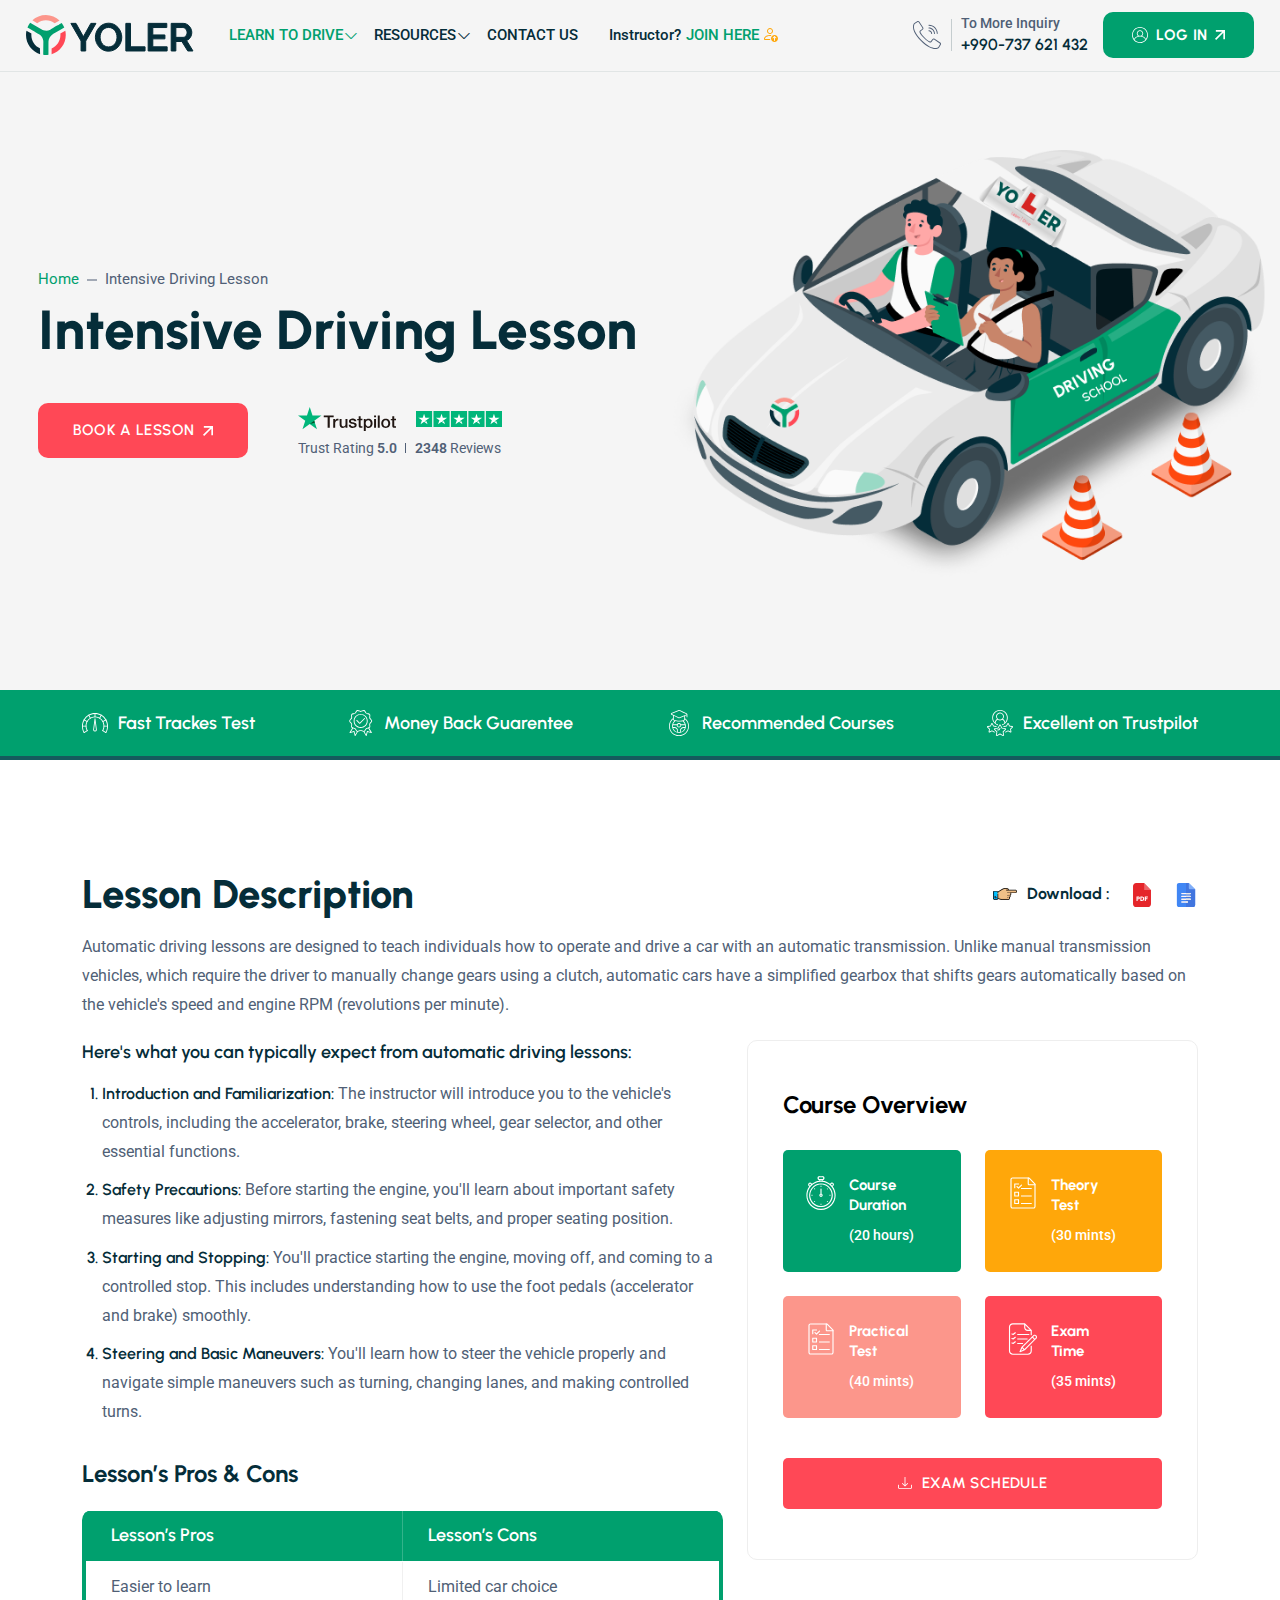
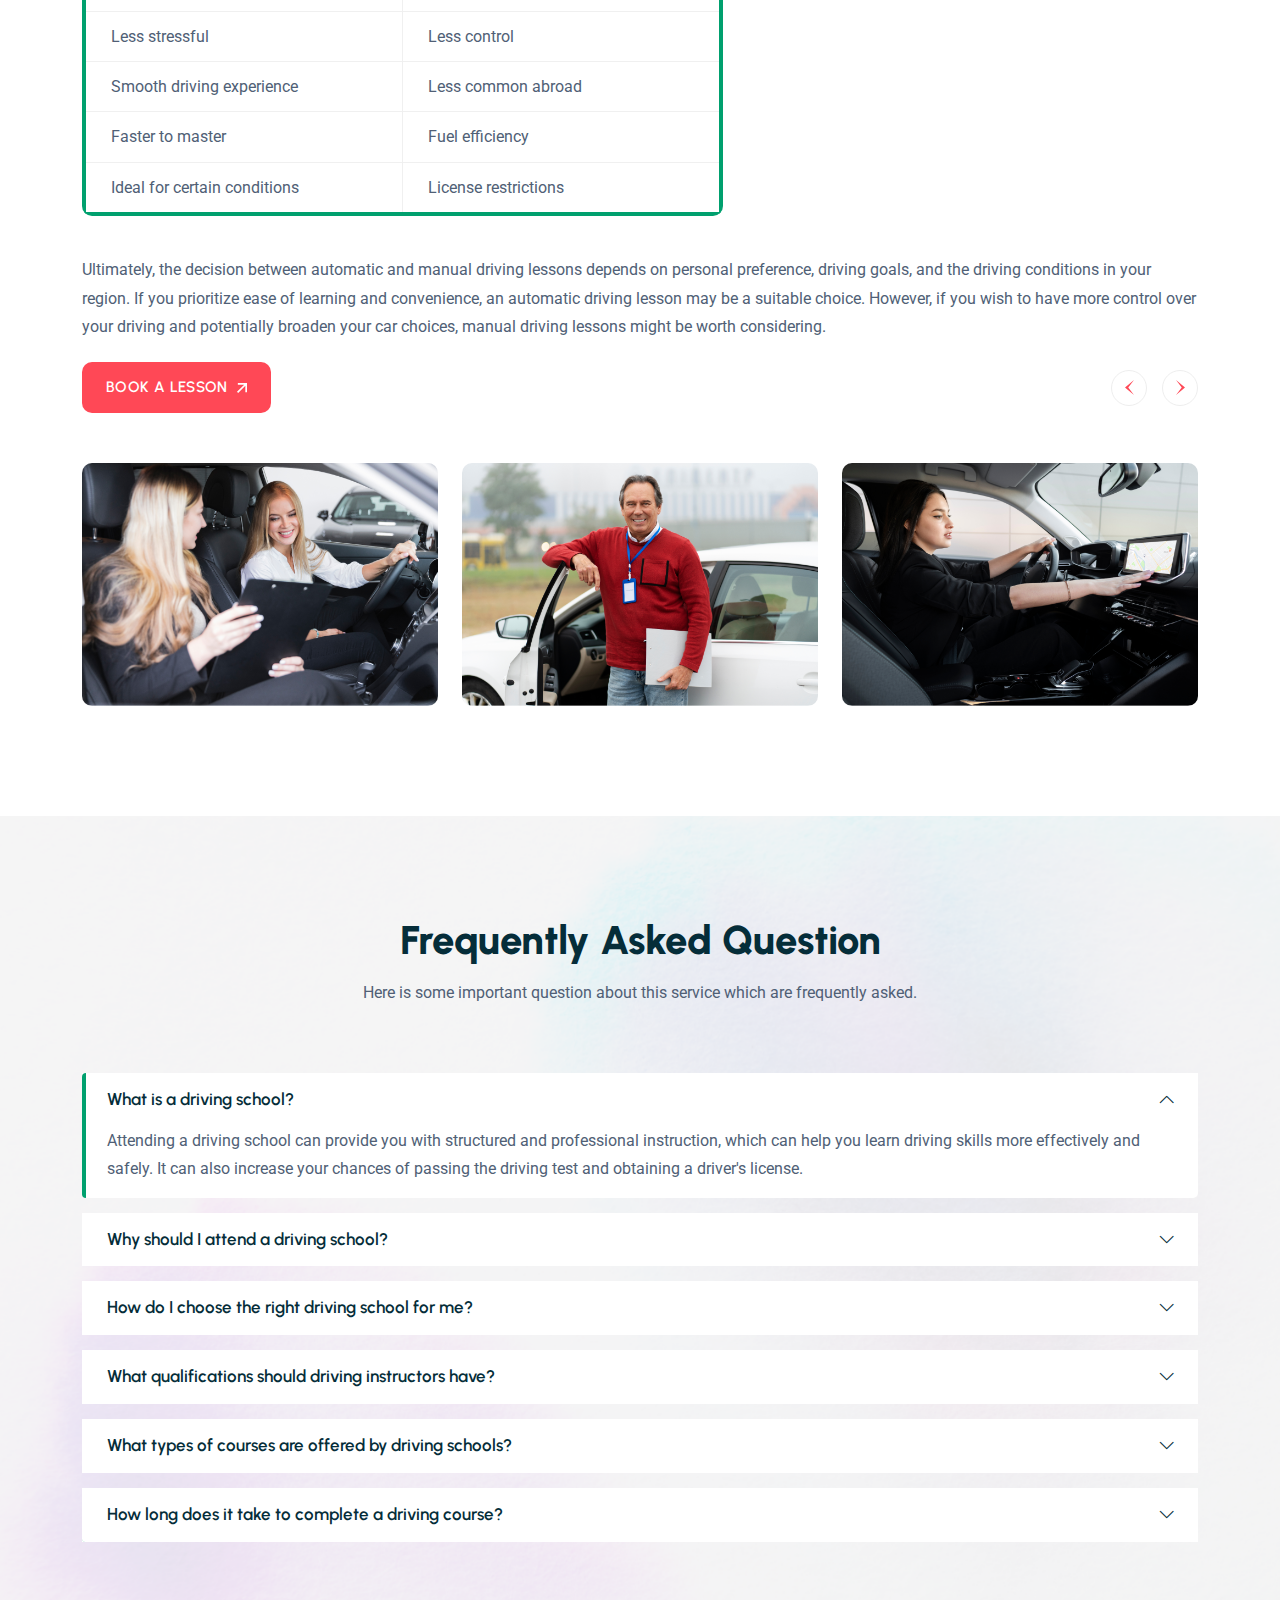
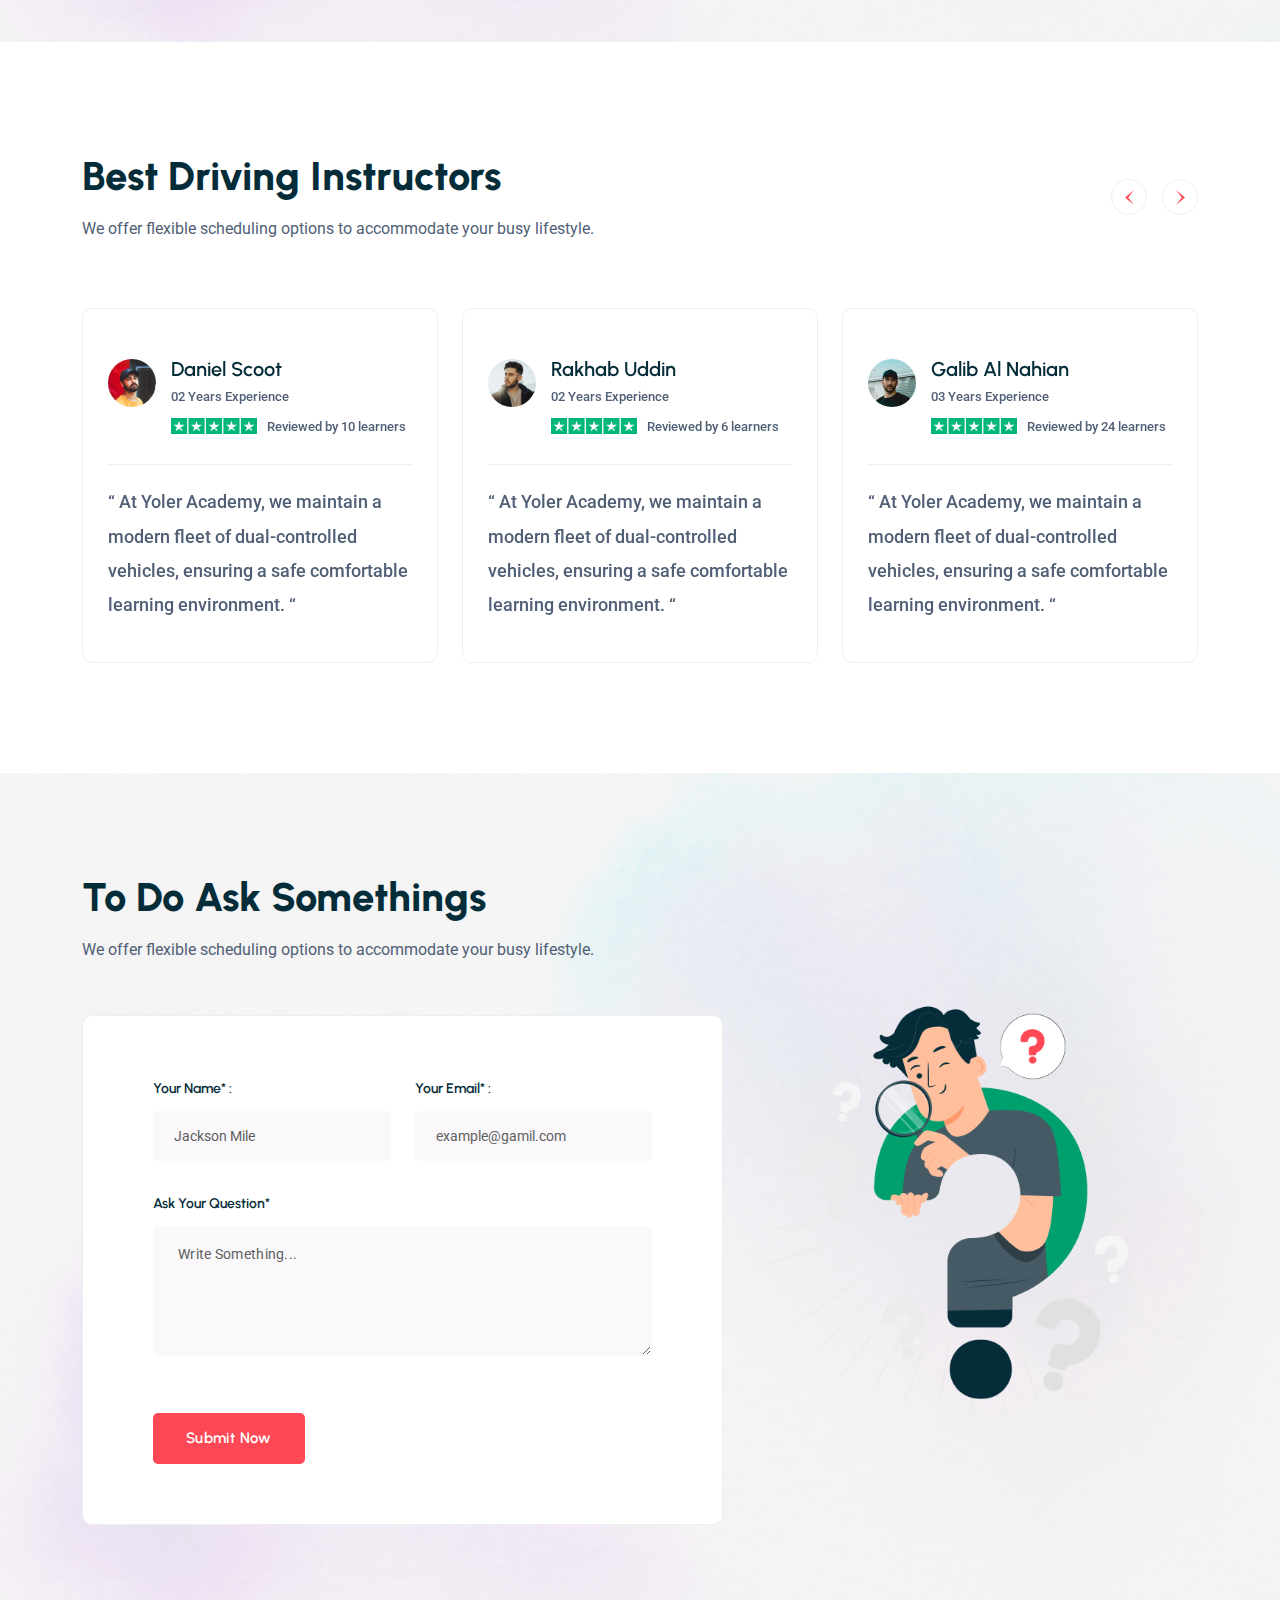
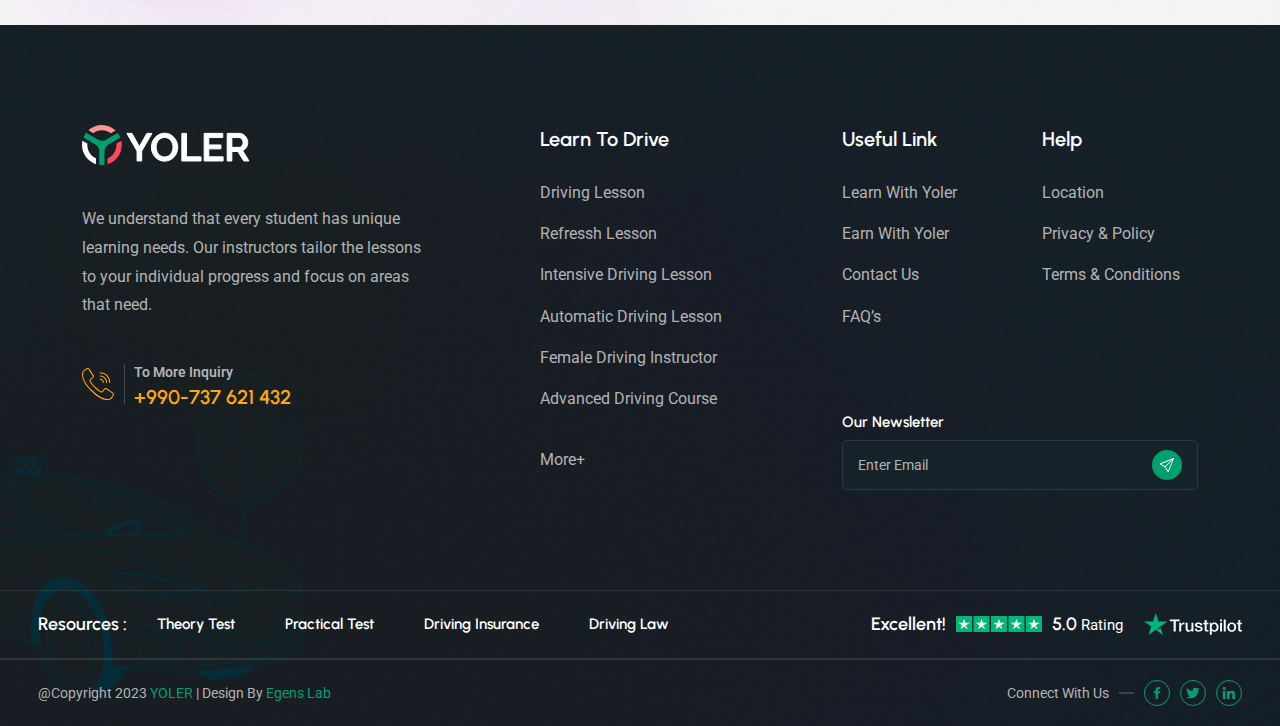
<file: intensive-driving-lesson.html>
<!DOCTYPE html>
<html lang="en">
<head>
    <meta charset="UTF-8">
    <meta name="viewport" content="width=device-width, initial-scale=1.0">
    <!-- Bootstrap CSS -->
    <link href="assets/css/bootstrap.min.css" rel="stylesheet">
    <!-- Bootstrap Icon CSS -->
    <link href="assets/css/bootstrap-icons.css" rel="stylesheet">
    <!-- Fontawesome all CSS -->
    <link href="assets/css/all.min.css" rel="stylesheet">

    <!-- Fontawesome CSS -->
    <link href="assets/css/fontawesome.min.css" rel="stylesheet">
    <!-- box icon css -->
    <link rel="stylesheet" href="assets/css/boxicons.min.css">
    <!-- slider CSS -->
    <link rel="stylesheet" href="assets/css/swiper-bundle.min.css">
    <link rel="stylesheet" href="assets/css/jquery.fancybox.min.css">
    <link rel="stylesheet" href="assets/css/twentytwenty.css">
    <!--  Style CSS  -->
    <link rel="stylesheet" href="assets/css/style.css">
    <link rel="icon" href="assets/img/sm-logo.svg" type="image/gif">
    <title>Yoler</title>
</head>
<body>
    <!-- Start header section -->
    <header class="header-area">
        <div class="nav-left">
            <div class="header-logo">
                <a href="index.html"><img alt="image" class="img-fluid" src="assets/img/header-logo.svg"></a>
            </div>
            <div class="main-menu">
                <div class="mobile-logo-area d-lg-none d-flex justify-content-between align-items-center">
                    <div class="mobile-logo-wrap">
                        <a href="index.html"><img alt="image" src="assets/img/header-logo.svg"></a>
                    </div>
                </div>
                <ul class="menu-list">
                    <li class="menu-item-has-children active">
                        <a href="#" class="drop-down">LEARN TO DRIVE</a><i class="bi bi-plus dropdown-icon"></i>
                        <ul class="sub-menu">
                            <li><a href="automatic-driving-lesson.html">Automatic Driving Lesson</a></li>
                            <li><a href="intensive-driving-lesson.html">Intensive Driving Lesson</a></li>
                            <li><a href="advanced-driving-course.html">Advanced Driving Course</a></li>
                        </ul>
                    </li>
                    <li class="menu-item-has-children">
                        <a href="#" class="drop-down">RESOURCES</a><i class="bi bi-plus dropdown-icon"></i>
                        <ul class="sub-menu">
                            <li><a href="# ">RESOURCES 1</a></li>
                            <li><a href="# ">RESOURCES 2</a></li>
                        </ul>
                    </li>
                    <li>
                        <a href="contact-us.html">CONTACT US</a>
                    </li>
                    <li>
                        <a href="#">Instructor?<span>JOIN HERE</span>
                            <svg xmlns="http://www.w3.org/2000/svg" width="14" height="14" viewBox="0 0 14 14">
                                <path
                                    d="M10.5 14C11.4283 14 12.3185 13.6313 12.9749 12.9749C13.6313 12.3185 14 11.4283 14 10.5C14 9.57174 13.6313 8.6815 12.9749 8.02513C12.3185 7.36875 11.4283 7 10.5 7C9.57174 7 8.6815 7.36875 8.02513 8.02513C7.36875 8.6815 7 9.57174 7 10.5C7 11.4283 7.36875 12.3185 8.02513 12.9749C8.6815 13.6313 9.57174 14 10.5 14ZM10.854 8.146L12.354 9.646C12.4479 9.73989 12.5006 9.86722 12.5006 10C12.5006 10.1328 12.4479 10.2601 12.354 10.354C12.2601 10.4479 12.1328 10.5006 12 10.5006C11.8672 10.5006 11.7399 10.4479 11.646 10.354L11 9.707V12.5C11 12.6326 10.9473 12.7598 10.8536 12.8536C10.7598 12.9473 10.6326 13 10.5 13C10.3674 13 10.2402 12.9473 10.1464 12.8536C10.0527 12.7598 10 12.6326 10 12.5V9.707L9.354 10.354C9.26011 10.4479 9.13278 10.5006 9 10.5006C8.86722 10.5006 8.73989 10.4479 8.646 10.354C8.55211 10.2601 8.49937 10.1328 8.49937 10C8.49937 9.86722 8.55211 9.73989 8.646 9.646L10.146 8.146C10.1924 8.09944 10.2476 8.06249 10.3084 8.03729C10.3691 8.01208 10.4342 7.99911 10.5 7.99911C10.5658 7.99911 10.6309 8.01208 10.6916 8.03729C10.7524 8.06249 10.8076 8.09944 10.854 8.146ZM9 3C9 3.79565 8.68393 4.55871 8.12132 5.12132C7.55871 5.68393 6.79565 6 6 6C5.20435 6 4.44129 5.68393 3.87868 5.12132C3.31607 4.55871 3 3.79565 3 3C3 2.20435 3.31607 1.44129 3.87868 0.87868C4.44129 0.316071 5.20435 0 6 0C6.79565 0 7.55871 0.316071 8.12132 0.87868C8.68393 1.44129 9 2.20435 9 3ZM6 5C6.53043 5 7.03914 4.78929 7.41421 4.41421C7.78929 4.03914 8 3.53043 8 3C8 2.46957 7.78929 1.96086 7.41421 1.58579C7.03914 1.21071 6.53043 1 6 1C5.46957 1 4.96086 1.21071 4.58579 1.58579C4.21071 1.96086 4 2.46957 4 3C4 3.53043 4.21071 4.03914 4.58579 4.41421C4.96086 4.78929 5.46957 5 6 5Z" />
                                <path
                                    d="M6.256 12C6.14128 11.6753 6.06444 11.3384 6.027 10.996H1C1.001 10.75 1.154 10.01 1.832 9.332C2.484 8.68 3.711 8 6 8C6.26 8 6.507 8.009 6.74 8.025C6.966 7.684 7.236 7.375 7.544 7.107C7.077 7.038 6.564 7 6 7C1 7 0 10 0 11C0 12 1 12 1 12H6.256Z" />
                            </svg>
                        </a> 
                    </li>
                </ul>
                <div class="topbar-right d-lg-none d-block">
                    <a href="login.html"class="login-btn hover-btn">
                        <svg xmlns="http://www.w3.org/2000/svg" width="16" height="16" viewBox="0 0 16 16">
                            <path fill-rule="evenodd" clip-rule="evenodd"
                                d="M14.4311 12.759C15.417 11.4291 16 9.78265 16 8C16 3.58169 12.4182 0 8 0C3.58169 0 0 3.58169 0 8C0 12.4182 3.58169 16 8 16C10.3181 16 12.4058 15.0141 13.867 13.4387C14.0673 13.2226 14.2556 12.9957 14.4311 12.759ZM13.9875 12C14.7533 10.8559 15.1999 9.48009 15.1999 8C15.1999 4.02355 11.9764 0.799983 7.99991 0.799983C4.02355 0.799983 0.799983 4.02355 0.799983 8C0.799983 9.48017 1.24658 10.8559 2.01245 12C2.97866 10.5566 4.45301 9.48194 6.17961 9.03214C5.34594 8.45444 4.79998 7.49102 4.79998 6.39995C4.79998 4.63266 6.23271 3.19993 8 3.19993C9.76729 3.19993 11.2 4.63266 11.2 6.39995C11.2 7.49093 10.654 8.45444 9.82039 9.03206C11.5469 9.48194 13.0213 10.5565 13.9875 12ZM13.4722 12.6793C12.3495 10.8331 10.3188 9.59997 8.00008 9.59997C5.68126 9.59997 3.65049 10.8331 2.52776 12.6794C3.84829 14.2222 5.80992 15.2 8 15.2C10.1901 15.2 12.1517 14.2222 13.4722 12.6793ZM8 8.79998C9.32551 8.79998 10.4 7.72554 10.4 6.39995C10.4 5.07444 9.32559 3.99992 8 3.99992C6.6744 3.99992 5.59997 5.07452 5.59997 6.40003C5.59997 7.72554 6.67449 8.79998 8 8.79998Z" />
                        </svg>
                        LOG IN
                        <svg class="arrow" xmlns="http://www.w3.org/2000/svg" width="10" height="10" viewBox="0 0 10 10">
                            <path
                                d="M8.33527 2.84003L1.1753 10L-0.000976562 8.82373L7.15816 1.66376H0.848371V0H9.99902V9.15065H8.33527V2.84003Z" />
                        </svg>
                    </a>
                </div>
                <div class="hotline-area d-lg-none d-flex">
                    <div class="icon">
                        <svg xmlns="http://www.w3.org/2000/svg" width="28" height="28" viewBox="0 0 28 28">
                            <path
                                d="M27.2653 21.5995L21.598 17.8201C20.8788 17.3443 19.9147 17.5009 19.383 18.1798L17.7322 20.3024C17.6296 20.4377 17.4816 20.5314 17.3154 20.5664C17.1492 20.6014 16.9759 20.5752 16.8275 20.4928L16.5134 20.3196C15.4725 19.7522 14.1772 19.0458 11.5675 16.4352C8.95784 13.8246 8.25001 12.5284 7.6826 11.4893L7.51042 11.1753C7.42683 11.0269 7.39968 10.8532 7.43398 10.6864C7.46827 10.5195 7.56169 10.3707 7.69704 10.2673L9.81816 8.61693C10.4968 8.08517 10.6536 7.1214 10.1784 6.40198L6.39895 0.734676C5.91192 0.00208106 4.9348 -0.21784 4.18082 0.235398L1.81096 1.65898C1.06634 2.09672 0.520053 2.80571 0.286612 3.63733C-0.56677 6.74673 0.0752209 12.1131 7.98033 20.0191C14.2687 26.307 18.9501 27.9979 22.1677 27.9979C22.9083 28.0011 23.6459 27.9048 24.3608 27.7115C25.1925 27.4783 25.9016 26.932 26.3391 26.1871L27.7641 23.8187C28.218 23.0645 27.9982 22.0868 27.2653 21.5995ZM26.9601 23.3399L25.5384 25.7098C25.2242 26.2474 24.7142 26.6427 24.1152 26.8128C21.2447 27.6009 16.2298 26.9482 8.64053 19.3589C1.0513 11.7697 0.398595 6.75515 1.18669 3.88421C1.35709 3.28446 1.75283 2.77385 2.2911 2.45921L4.66096 1.03749C4.98811 0.840645 5.41221 0.93606 5.62354 1.25397L7.67659 4.3363L9.39976 6.92078C9.60612 7.23283 9.53831 7.65108 9.24392 7.88199L7.1223 9.53232C6.47665 10.026 6.29227 10.9193 6.68979 11.6283L6.85826 11.9344C7.45459 13.0281 8.19599 14.3887 10.9027 17.095C13.6095 19.8012 14.9696 20.5427 16.0628 21.139L16.3694 21.3079C17.0783 21.7053 17.9716 21.521 18.4653 20.8753L20.1157 18.7537C20.3466 18.4595 20.7647 18.3918 21.0769 18.5979L26.7437 22.3773C27.0618 22.5885 27.1572 23.0128 26.9601 23.3399ZM15.8658 4.66809C20.2446 4.67296 23.7931 8.22149 23.798 12.6003C23.798 12.858 24.0069 13.0669 24.2646 13.0669C24.5223 13.0669 24.7312 12.858 24.7312 12.6003C24.7257 7.7063 20.7598 3.74029 15.8658 3.73494C15.6081 3.73494 15.3992 3.94381 15.3992 4.20151C15.3992 4.45922 15.6081 4.66809 15.8658 4.66809Z" />
                            <path
                                d="M15.8658 7.46749C18.6991 7.47083 20.9951 9.76681 20.9984 12.6001C20.9984 12.7238 21.0476 12.8425 21.1351 12.93C21.2226 13.0175 21.3412 13.0667 21.465 13.0667C21.5887 13.0667 21.7074 13.0175 21.7949 12.93C21.8824 12.8425 21.9316 12.7238 21.9316 12.6001C21.9277 9.25163 19.2142 6.53816 15.8658 6.53433C15.6081 6.53433 15.3992 6.74321 15.3992 7.00091C15.3992 7.25862 15.6081 7.46749 15.8658 7.46749Z" />
                            <path
                                d="M15.8658 10.2671C17.1536 10.2686 18.1972 11.3122 18.1988 12.6001C18.1988 12.7238 18.248 12.8425 18.3355 12.93C18.423 13.0175 18.5417 13.0667 18.6654 13.0667C18.7891 13.0667 18.9078 13.0175 18.9953 12.93C19.0828 12.8425 19.132 12.7238 19.132 12.6001C19.1299 10.7971 17.6688 9.33595 15.8658 9.33392C15.6081 9.33392 15.3992 9.5428 15.3992 9.8005C15.3992 10.0582 15.6081 10.2671 15.8658 10.2671Z" />
                        </svg>
                    </div>
                    <div class="content">
                        <span>To More Inquiry</span>
                        <h6><a href="tel:+990737621432">+990-737 621 432</a></h6>
                    </div>
                </div>
            </div> 
        </div>
        <div class="nav-right d-flex jsutify-content-end align-items-center">
            <!-- Button trigger modal -->
            <ul>
                <li class="d-xl-flex d-none">
                    <div class="hotline-area">
                        <div class="icon">
                            <svg xmlns="http://www.w3.org/2000/svg" width="28" height="28" viewBox="0 0 28 28">
                                <path
                                    d="M27.2653 21.5995L21.598 17.8201C20.8788 17.3443 19.9147 17.5009 19.383 18.1798L17.7322 20.3024C17.6296 20.4377 17.4816 20.5314 17.3154 20.5664C17.1492 20.6014 16.9759 20.5752 16.8275 20.4928L16.5134 20.3196C15.4725 19.7522 14.1772 19.0458 11.5675 16.4352C8.95784 13.8246 8.25001 12.5284 7.6826 11.4893L7.51042 11.1753C7.42683 11.0269 7.39968 10.8532 7.43398 10.6864C7.46827 10.5195 7.56169 10.3707 7.69704 10.2673L9.81816 8.61693C10.4968 8.08517 10.6536 7.1214 10.1784 6.40198L6.39895 0.734676C5.91192 0.00208106 4.9348 -0.21784 4.18082 0.235398L1.81096 1.65898C1.06634 2.09672 0.520053 2.80571 0.286612 3.63733C-0.56677 6.74673 0.0752209 12.1131 7.98033 20.0191C14.2687 26.307 18.9501 27.9979 22.1677 27.9979C22.9083 28.0011 23.6459 27.9048 24.3608 27.7115C25.1925 27.4783 25.9016 26.932 26.3391 26.1871L27.7641 23.8187C28.218 23.0645 27.9982 22.0868 27.2653 21.5995ZM26.9601 23.3399L25.5384 25.7098C25.2242 26.2474 24.7142 26.6427 24.1152 26.8128C21.2447 27.6009 16.2298 26.9482 8.64053 19.3589C1.0513 11.7697 0.398595 6.75515 1.18669 3.88421C1.35709 3.28446 1.75283 2.77385 2.2911 2.45921L4.66096 1.03749C4.98811 0.840645 5.41221 0.93606 5.62354 1.25397L7.67659 4.3363L9.39976 6.92078C9.60612 7.23283 9.53831 7.65108 9.24392 7.88199L7.1223 9.53232C6.47665 10.026 6.29227 10.9193 6.68979 11.6283L6.85826 11.9344C7.45459 13.0281 8.19599 14.3887 10.9027 17.095C13.6095 19.8012 14.9696 20.5427 16.0628 21.139L16.3694 21.3079C17.0783 21.7053 17.9716 21.521 18.4653 20.8753L20.1157 18.7537C20.3466 18.4595 20.7647 18.3918 21.0769 18.5979L26.7437 22.3773C27.0618 22.5885 27.1572 23.0128 26.9601 23.3399ZM15.8658 4.66809C20.2446 4.67296 23.7931 8.22149 23.798 12.6003C23.798 12.858 24.0069 13.0669 24.2646 13.0669C24.5223 13.0669 24.7312 12.858 24.7312 12.6003C24.7257 7.7063 20.7598 3.74029 15.8658 3.73494C15.6081 3.73494 15.3992 3.94381 15.3992 4.20151C15.3992 4.45922 15.6081 4.66809 15.8658 4.66809Z" />
                                <path
                                    d="M15.8658 7.46749C18.6991 7.47083 20.9951 9.76681 20.9984 12.6001C20.9984 12.7238 21.0476 12.8425 21.1351 12.93C21.2226 13.0175 21.3412 13.0667 21.465 13.0667C21.5887 13.0667 21.7074 13.0175 21.7949 12.93C21.8824 12.8425 21.9316 12.7238 21.9316 12.6001C21.9277 9.25163 19.2142 6.53816 15.8658 6.53433C15.6081 6.53433 15.3992 6.74321 15.3992 7.00091C15.3992 7.25862 15.6081 7.46749 15.8658 7.46749Z" />
                                <path
                                    d="M15.8658 10.2671C17.1536 10.2686 18.1972 11.3122 18.1988 12.6001C18.1988 12.7238 18.248 12.8425 18.3355 12.93C18.423 13.0175 18.5417 13.0667 18.6654 13.0667C18.7891 13.0667 18.9078 13.0175 18.9953 12.93C19.0828 12.8425 19.132 12.7238 19.132 12.6001C19.1299 10.7971 17.6688 9.33595 15.8658 9.33392C15.6081 9.33392 15.3992 9.5428 15.3992 9.8005C15.3992 10.0582 15.6081 10.2671 15.8658 10.2671Z" />
                            </svg>
                        </div>
                        <div class="content">
                            <span>To More Inquiry</span>
                            <h6><a href="tel:+990737621432">+990-737 621 432</a></h6>
                        </div>
                    </div>
                </li>
                <li class="d-lg-flex d-none">
                    <a href="login.html"class="login-btn hover-btn">
                        <svg xmlns="http://www.w3.org/2000/svg" width="16" height="16" viewBox="0 0 16 16">
                            <path fill-rule="evenodd" clip-rule="evenodd"
                                d="M14.4311 12.759C15.417 11.4291 16 9.78265 16 8C16 3.58169 12.4182 0 8 0C3.58169 0 0 3.58169 0 8C0 12.4182 3.58169 16 8 16C10.3181 16 12.4058 15.0141 13.867 13.4387C14.0673 13.2226 14.2556 12.9957 14.4311 12.759ZM13.9875 12C14.7533 10.8559 15.1999 9.48009 15.1999 8C15.1999 4.02355 11.9764 0.799983 7.99991 0.799983C4.02355 0.799983 0.799983 4.02355 0.799983 8C0.799983 9.48017 1.24658 10.8559 2.01245 12C2.97866 10.5566 4.45301 9.48194 6.17961 9.03214C5.34594 8.45444 4.79998 7.49102 4.79998 6.39995C4.79998 4.63266 6.23271 3.19993 8 3.19993C9.76729 3.19993 11.2 4.63266 11.2 6.39995C11.2 7.49093 10.654 8.45444 9.82039 9.03206C11.5469 9.48194 13.0213 10.5565 13.9875 12ZM13.4722 12.6793C12.3495 10.8331 10.3188 9.59997 8.00008 9.59997C5.68126 9.59997 3.65049 10.8331 2.52776 12.6794C3.84829 14.2222 5.80992 15.2 8 15.2C10.1901 15.2 12.1517 14.2222 13.4722 12.6793ZM8 8.79998C9.32551 8.79998 10.4 7.72554 10.4 6.39995C10.4 5.07444 9.32559 3.99992 8 3.99992C6.6744 3.99992 5.59997 5.07452 5.59997 6.40003C5.59997 7.72554 6.67449 8.79998 8 8.79998Z" />
                        </svg>
                        LOG IN
                        <svg class="arrow" xmlns="http://www.w3.org/2000/svg" width="10" height="10" viewBox="0 0 10 10">
                            <path
                                d="M8.33527 2.84003L1.1753 10L-0.000976562 8.82373L7.15816 1.66376H0.848371V0H9.99902V9.15065H8.33527V2.84003Z" />
                        </svg>
                    </a>
                </li>
            </ul>
            <div class="sidebar-button mobile-menu-btn ">
                <span></span>
            </div>
        </div>
    </header>
    <!-- End header section -->

    <!-- Start Banner section -->
    <div class="inner-page-banner">
        <div class="container-fluid">
            <div class="row">
                <div class="col-lg-6 d-flex align-items-center">
                    <div class="banner-content">
                        <ul class="breadcrumb-list">
                            <li><a href="index.html">Home</a></li>
                            <li>Intensive Driving Lesson</li>
                        </ul>
                         <h1>Intensive Driving Lesson </h1>
                         <div class="button-review-area">
                            <a href="#" class="primary-btn1 hover-btn">
                                BOOK A LESSON
                                <svg xmlns="http://www.w3.org/2000/svg" width="11" height="10" viewBox="0 0 11 10">
                                    <path d="M9.33185 2.84003L2.17188 10L0.995605 8.82373L8.15474 1.66376H1.84495V0H10.9956V9.15065H9.33185V2.84003Z" />
                                </svg>
                            </a>
                             <div class="trustpilot-review">
                                <div class="review-logo-start">
                                    <div class="logo">
                                        <img src="assets/img/icon/trustpilot-logo.svg" alt="">
                                    </div>
                                    <div class="star">
                                        <img src="assets/img/icon/trustpilot-star.svg" alt="">
                                    </div>
                                </div>
                                <ul class="content">
                                    <li>Trust Rating <span>5.0</span></li>
                                    <li><span>2348</span> Reviews</li>
                                </ul>
                            </div>
                         </div>
                    </div>
                </div>
                <div class="col-lg-6">
                    <div class="banner-img">
                        <img src="assets/img/inner-page/inner-page-banner-img1.png" alt="">
                    </div>
                </div>
            </div>
        </div>
    </div>
    <div class="quick-link-area style-2 mb-110">
        <div class="container">
            <ul>
                <li>
                    <a href="#">
                        <svg xmlns="http://www.w3.org/2000/svg" width="26" height="26" viewBox="0 0 26 26">
                            <g mask="url(#mask0_311_4619)">
                                <path
                                    d="M23.8725 22.9841C23.7943 22.9839 23.7174 22.9629 23.6497 22.9231C23.582 22.8834 23.5258 22.8263 23.4868 22.7576C23.4477 22.6888 23.4272 22.6109 23.4272 22.5316C23.4273 22.4523 23.4479 22.3744 23.487 22.3058C24.5487 20.4406 25.1067 18.325 25.1049 16.1718C25.1049 9.40809 19.6739 3.90498 12.9988 3.90498C6.32364 3.90498 0.892618 9.40809 0.892618 16.1718C0.891542 18.325 1.45033 20.4404 2.51272 22.3052C2.54501 22.3567 2.5667 22.4142 2.57646 22.4744C2.58623 22.5346 2.58389 22.5962 2.56957 22.6554C2.55525 22.7146 2.52925 22.7703 2.49313 22.8191C2.45702 22.8679 2.41154 22.9088 2.35943 22.9393C2.30731 22.9699 2.24964 22.9894 2.18989 22.9967C2.13014 23.0041 2.06953 22.9991 2.01172 22.9821C1.95391 22.9651 1.90009 22.9365 1.8535 22.8979C1.80691 22.8592 1.76851 22.8115 1.74061 22.7574C0.600076 20.7551 -0.000236162 18.4839 6.96937e-08 16.172C0.000236302 13.8601 0.601012 11.589 1.74195 9.58694C2.88289 7.58487 4.5238 5.92235 6.49976 4.76648C8.47573 3.6106 10.7171 3.00209 12.9988 3.00209C15.2804 3.00209 17.5218 3.6106 19.4977 4.76648C21.4737 5.92235 23.1146 7.58487 24.2556 9.58694C25.3965 11.589 25.9973 13.8601 25.9975 16.172C25.9977 18.4839 25.3974 20.7551 24.2569 22.7574C24.218 22.826 24.162 22.883 24.0946 22.9227C24.0271 22.9625 23.9506 22.9837 23.8725 22.9841Z"/>
                                <path
                                    d="M20.7058 21.1322C20.6268 21.1321 20.5493 21.1108 20.4811 21.0705C20.4129 21.0301 20.3565 20.9722 20.3176 20.9025C20.2788 20.8328 20.2589 20.754 20.2599 20.674C20.261 20.594 20.2829 20.5157 20.3236 20.4471C21.1175 19.1071 21.5367 17.5736 21.5365 16.0107C21.5365 11.243 17.7082 7.36174 13.0008 7.36174C8.29335 7.36174 4.46513 11.2408 4.46513 16.0107C4.46437 17.573 4.88283 19.1061 5.67574 20.446C5.70877 20.4969 5.73131 20.554 5.74201 20.6139C5.75271 20.6739 5.75134 20.7354 5.738 20.7948C5.72465 20.8542 5.6996 20.9102 5.66435 20.9596C5.6291 21.0089 5.58437 21.0506 5.53286 21.082C5.48134 21.1133 5.42409 21.1339 5.36455 21.1423C5.30501 21.1507 5.24441 21.1469 5.18637 21.131C5.12833 21.1151 5.07407 21.0875 5.02682 21.0498C4.97958 21.0121 4.94033 20.9652 4.91144 20.9118C4.03498 19.4312 3.57217 17.7371 3.57251 16.0107C3.57251 10.7439 7.80073 6.45728 13.0008 6.45728C18.2009 6.45728 22.4291 10.7416 22.4291 16.0107C22.4294 17.7371 21.9666 19.4312 21.0901 20.9118C21.0505 20.9791 20.9942 21.0349 20.9268 21.0735C20.8594 21.1122 20.7832 21.1324 20.7058 21.1322Z"/>
                                <path
                                    d="M13.0009 7.36405C12.8826 7.36405 12.7691 7.3164 12.6854 7.23159C12.6017 7.14678 12.5546 7.03175 12.5546 6.91181V3.45223C12.5546 3.33229 12.6017 3.21727 12.6854 3.13246C12.7691 3.04765 12.8826 3 13.0009 3C13.1193 3 13.2328 3.04765 13.3165 3.13246C13.4002 3.21727 13.4473 3.33229 13.4473 3.45223V6.91181C13.4473 7.03175 13.4002 7.14678 13.3165 7.23159C13.2328 7.3164 13.1193 7.36405 13.0009 7.36405ZM8.44413 8.62577C8.36577 8.62579 8.28879 8.60491 8.22092 8.56521C8.15306 8.52552 8.0967 8.46842 8.05752 8.39966L6.33811 5.3827C6.27893 5.2788 6.2629 5.15534 6.29356 5.03947C6.32421 4.92359 6.39904 4.82481 6.50157 4.76484C6.60411 4.70487 6.72596 4.68863 6.84031 4.71969C6.95467 4.75075 7.05216 4.82657 7.11134 4.93047L8.83019 7.94743C8.86934 8.01614 8.88997 8.09408 8.88999 8.17343C8.89001 8.25277 8.86942 8.33072 8.83031 8.39946C8.79119 8.46819 8.73491 8.52529 8.66713 8.56501C8.59934 8.60474 8.52244 8.62569 8.44413 8.62577ZM5.15763 12.0356C5.07922 12.0357 5.0022 12.0146 4.93447 11.9746L1.90682 10.2035C1.80428 10.1435 1.72946 10.0447 1.6988 9.92887C1.66815 9.813 1.68418 9.68954 1.74336 9.58564C1.80254 9.48174 1.90004 9.40592 2.01439 9.37486C2.12875 9.3438 2.25059 9.36004 2.35313 9.42001L5.38134 11.1916C5.46647 11.2414 5.53302 11.3182 5.57065 11.4102C5.60828 11.5022 5.6149 11.6042 5.58946 11.7004C5.56403 11.7966 5.50797 11.8816 5.42999 11.9422C5.35201 12.0028 5.25646 12.0356 5.15818 12.0356H5.15763ZM4.02288 16.6235H0.448506C0.330138 16.6235 0.216617 16.5759 0.132918 16.4911C0.049219 16.4062 0.00219727 16.2912 0.00219727 16.1713C0.00219727 16.0513 0.049219 15.9363 0.132918 15.8515C0.216617 15.7667 0.330138 15.719 0.448506 15.719H4.02288C4.14125 15.719 4.25477 15.7667 4.33847 15.8515C4.42217 15.9363 4.46919 16.0513 4.46919 16.1713C4.46919 16.2912 4.42217 16.4062 4.33847 16.4911C4.25477 16.5759 4.14125 16.6235 4.02288 16.6235ZM2.12886 22.9842C2.03058 22.9842 1.93504 22.9514 1.85705 22.8908C1.77907 22.8302 1.72302 22.7452 1.69758 22.649C1.67215 22.5528 1.67876 22.4508 1.71639 22.3588C1.75402 22.2668 1.82057 22.1899 1.90571 22.1402L5.07283 20.2877C5.12363 20.2562 5.18016 20.2352 5.23909 20.2261C5.29801 20.2171 5.35813 20.22 5.4159 20.2349C5.47367 20.2497 5.52792 20.2762 5.57544 20.3126C5.62297 20.349 5.66282 20.3947 5.69263 20.447C5.72244 20.4993 5.74161 20.5571 5.74901 20.6171C5.75641 20.677 5.7519 20.7378 5.73572 20.7959C5.71955 20.8541 5.69206 20.9083 5.65486 20.9555C5.61766 21.0027 5.57151 21.0418 5.51914 21.0707L2.35146 22.9237C2.28376 22.9632 2.20701 22.9841 2.12886 22.9842ZM23.873 22.9842C23.7947 22.9842 23.7177 22.9633 23.6499 22.9237L20.4828 21.0707C20.4304 21.0418 20.3842 21.0027 20.347 20.9555C20.3098 20.9083 20.2823 20.8541 20.2662 20.7959C20.25 20.7378 20.2455 20.677 20.2529 20.6171C20.2603 20.5571 20.2795 20.4993 20.3093 20.447C20.3391 20.3947 20.3789 20.349 20.4265 20.3126C20.474 20.2762 20.5282 20.2497 20.586 20.2349C20.6438 20.22 20.7039 20.2171 20.7628 20.2261C20.8217 20.2352 20.8783 20.2562 20.9291 20.2877L24.0962 22.1402C24.1813 22.1899 24.2479 22.2668 24.2855 22.3588C24.3231 22.4508 24.3298 22.5528 24.3043 22.649C24.2789 22.7452 24.2228 22.8302 24.1448 22.8908C24.0669 22.9514 23.9713 22.9842 23.873 22.9842ZM25.5534 16.6235H21.9829C21.8646 16.6235 21.751 16.5759 21.6673 16.4911C21.5836 16.4062 21.5366 16.2912 21.5366 16.1713C21.5366 16.0513 21.5836 15.9363 21.6673 15.8515C21.751 15.7667 21.8646 15.719 21.9829 15.719H25.5534C25.6718 15.719 25.7853 15.7667 25.869 15.8515C25.9527 15.9363 25.9997 16.0513 25.9997 16.1713C25.9997 16.2912 25.9527 16.4062 25.869 16.4911C25.7853 16.5759 25.6718 16.6235 25.5534 16.6235ZM20.8443 12.0356C20.746 12.0356 20.6504 12.0028 20.5725 11.9422C20.4945 11.8816 20.4384 11.7966 20.413 11.7004C20.3876 11.6042 20.3942 11.5022 20.4318 11.4102C20.4694 11.3182 20.536 11.2414 20.6211 11.1916L23.6493 9.42001C23.7519 9.36004 23.8737 9.3438 23.9881 9.37486C24.1024 9.40592 24.1999 9.48174 24.2591 9.58564C24.3183 9.68954 24.3343 9.813 24.3037 9.92887C24.273 10.0447 24.1982 10.1435 24.0956 10.2035L21.0669 11.9746C20.9993 12.0145 20.9225 12.0356 20.8443 12.0356ZM17.5578 8.62521C17.4794 8.62546 17.4024 8.60458 17.3346 8.56472C17.2838 8.53504 17.2393 8.49551 17.2036 8.44839C17.1679 8.40127 17.1417 8.34748 17.1266 8.2901C17.1114 8.23273 17.1075 8.17288 17.1152 8.11399C17.1228 8.05509 17.1418 7.9983 17.1712 7.94686L18.89 4.9299C18.9492 4.82601 19.0467 4.75019 19.161 4.71912C19.2754 4.68806 19.3972 4.7043 19.4998 4.76427C19.6023 4.82424 19.6771 4.92303 19.7078 5.0389C19.7384 5.15477 19.7224 5.27824 19.6632 5.38214L17.9444 8.39909C17.9052 8.46786 17.8488 8.52495 17.781 8.56465C17.7131 8.60434 17.6361 8.62523 17.5578 8.62521ZM13.0009 21.528C12.7383 21.5281 12.4786 21.4713 12.2393 21.3616C11.9999 21.2518 11.7865 21.0915 11.6133 20.8914C11.4401 20.6913 11.311 20.456 11.2347 20.2013C11.1585 19.9465 11.1368 19.6783 11.1711 19.4144L12.5585 8.697C12.5728 8.58836 12.6256 8.48867 12.7069 8.41647C12.7883 8.34426 12.8928 8.30446 13.0009 8.30446C13.1091 8.30446 13.2136 8.34426 13.295 8.41647C13.3763 8.48867 13.4291 8.58836 13.4434 8.697L14.8308 19.416C14.8649 19.6798 14.843 19.9479 14.7666 20.2024C14.6902 20.4569 14.5611 20.692 14.3879 20.8919C14.2147 21.0918 14.0014 21.252 13.7622 21.3617C13.523 21.4713 13.2635 21.528 13.0009 21.528ZM13.0009 12.2329L12.0559 19.5342C12.0386 19.6703 12.0501 19.8085 12.0897 19.9398C12.1293 20.071 12.196 20.1921 12.2854 20.2952C12.3748 20.3982 12.4849 20.4808 12.6083 20.5373C12.7317 20.5938 12.8655 20.6231 13.0009 20.6231C13.1364 20.6231 13.2702 20.5938 13.3936 20.5373C13.517 20.4808 13.6271 20.3982 13.7165 20.2952C13.8059 20.1921 13.8726 20.071 13.9122 19.9398C13.9518 19.8085 13.9633 19.6703 13.946 19.5342L13.0009 12.2329Z"/>
                            </g>
                        </svg>
                        Fast Trackes Test
                    </a>
                </li>
                <li>
                    <a href="#">
                        <svg xmlns="http://www.w3.org/2000/svg" width="26" height="26" viewBox="0 0 26 26">
                            <g mask="url(#mask1_311_4609)">
                                <path
                                    d="M19.7187 10.9149C19.7187 7.05956 16.5587 3.92708 12.682 3.92708C8.80526 3.92708 5.6452 7.05956 5.6452 10.9149C5.6452 14.7647 8.79962 17.9028 12.682 17.9028C16.5643 17.9028 19.7187 14.7647 19.7187 10.9149ZM12.682 17.0006C9.30184 17.0006 6.54808 14.2716 6.54808 10.9093C6.54808 7.54709 9.30184 4.82368 12.682 4.82368C16.0621 4.82368 18.8159 7.55269 18.8159 10.9149C18.8159 14.2772 16.0621 17.0006 12.682 17.0006Z"/>
                                <path
                                    d="M21.3045 18.1436C21.5584 18.0147 21.7841 17.8466 21.9591 17.6112C22.4161 16.9892 22.3089 16.1767 22.2074 15.3865C22.1396 14.8766 22.0719 14.3442 22.1904 13.9856C22.2976 13.6494 22.6588 13.2739 23.003 12.9153C23.5391 12.3549 24.1429 11.7217 24.1429 10.9204C24.1429 10.119 23.5447 9.4746 23.0087 8.91422C22.6644 8.54998 22.3033 8.18013 22.1961 7.84391C22.0776 7.48527 22.1453 6.95292 22.213 6.44298C22.3146 5.65285 22.4161 4.84031 21.9647 4.2183C21.5076 3.59068 20.6894 3.43938 19.8994 3.28808C19.3915 3.19281 18.8667 3.09755 18.5676 2.879C18.2686 2.66606 18.0203 2.20656 17.7776 1.75826C17.4108 1.08581 16.9876 0.323702 16.2371 0.0771377C15.5148 -0.158219 14.7756 0.189212 14.0589 0.525436C13.5793 0.749586 13.0883 0.979339 12.6933 0.979339C12.2983 0.979339 11.8074 0.749586 11.3277 0.525436C10.6111 0.189212 9.87185 -0.158219 9.14955 0.0771377C8.3934 0.318098 7.99839 1.05219 7.60903 1.75826C7.36638 2.20095 7.11245 2.66606 6.81901 2.879C6.51429 3.09755 5.99514 3.19842 5.48728 3.28808C4.69726 3.43377 3.87903 3.59068 3.42195 4.2183C2.96487 4.84031 3.07209 5.65285 3.17366 6.44298C3.24138 6.95292 3.30909 7.48527 3.19059 7.84391C3.08338 8.18013 2.72223 8.55558 2.37801 8.91422C1.84193 9.4746 1.23813 10.1078 1.23813 10.9092C1.23813 11.7105 1.84757 12.3437 2.37801 12.9041C2.72223 13.2683 3.08338 13.6382 3.19059 13.9744C3.30909 14.333 3.24138 14.8654 3.17366 15.3753C3.07209 16.1655 2.97052 16.978 3.42195 17.6C3.59688 17.8354 3.8226 18.0091 4.07654 18.1324L1.61621 22.3632C1.52592 22.5201 1.53721 22.7162 1.65006 22.8619C1.76292 23.0076 1.94914 23.0692 2.12407 23.0244L5.75814 22.055L6.73437 25.6638C6.77951 25.8375 6.93187 25.9664 7.11245 25.9944C7.13502 25.9944 7.15195 26 7.16888 26C7.32688 26 7.47924 25.9159 7.55824 25.7759L9.86621 21.8028C10.3571 21.7468 10.8537 21.517 11.3334 21.2929C11.813 21.0687 12.304 20.839 12.699 20.839C13.094 20.839 13.5849 21.0687 14.0646 21.2929C14.5442 21.517 15.0408 21.7524 15.5317 21.8028L17.8397 25.7759C17.9187 25.9159 18.0711 26 18.2291 26C18.246 26 18.2686 26 18.2855 25.9944C18.4661 25.972 18.6128 25.8431 18.6636 25.6638L19.6398 22.055L23.2739 23.0244C23.4488 23.0692 23.635 23.0076 23.7479 22.8619C23.8607 22.7162 23.872 22.5201 23.7817 22.3632L21.3045 18.1436ZM7.30431 24.3973L6.49736 21.3993C6.43529 21.1584 6.187 21.0183 5.94436 21.0799L2.92537 21.8813L4.93427 18.4238C5.1092 18.463 5.28977 18.4966 5.47035 18.5302C5.97821 18.6255 6.50301 18.7208 6.80208 18.9393C7.10116 19.1522 7.34945 19.6117 7.5921 20.06C7.91939 20.6596 8.28618 21.3265 8.89562 21.6403L7.30431 24.3973ZM12.682 19.948C12.0839 19.948 11.497 20.2226 10.9327 20.4859C10.3741 20.7493 9.79849 21.0183 9.42042 20.895C9.00848 20.7605 8.69812 20.1889 8.3934 19.6398C8.09996 19.1074 7.80089 18.5582 7.33816 18.222C6.8698 17.8858 6.24343 17.7681 5.63963 17.656C5.02455 17.5384 4.3869 17.4207 4.13297 17.0845C3.89032 16.7538 3.96932 16.115 4.04832 15.5042C4.12732 14.8934 4.20632 14.2658 4.02575 13.711C3.85082 13.1843 3.42195 12.7304 3.01002 12.2989C2.56987 11.8394 2.11279 11.3631 2.11279 10.9204C2.11279 10.4777 2.56987 10.0013 3.01002 9.54184C3.4276 9.10475 3.85646 8.65645 4.02575 8.1297C4.20632 7.57493 4.12732 6.94731 4.04832 6.33651C3.96932 5.7201 3.89032 5.08687 4.13297 4.75625C4.38126 4.41443 5.01891 4.29675 5.63963 4.18467C6.24343 4.0726 6.8698 3.95492 7.33816 3.6187C7.80089 3.28808 8.09996 2.73331 8.3934 2.20095C8.69812 1.64618 9.00848 1.08021 9.42042 0.945716C9.80414 0.822434 10.3797 1.09141 10.9327 1.35479C11.497 1.61816 12.0839 1.89275 12.682 1.89275C13.2802 1.89275 13.8671 1.61816 14.4314 1.35479C14.99 1.09141 15.5656 0.822434 15.9437 0.945716C16.3556 1.08021 16.666 1.65179 16.9707 2.20095C17.2641 2.73331 17.5632 3.28247 18.0259 3.6187C18.4943 3.95492 19.1207 4.0726 19.7245 4.18467C20.3395 4.30235 20.9772 4.42003 21.2311 4.75625C21.4738 5.08687 21.3948 5.7257 21.3158 6.33651C21.2368 6.94731 21.1578 7.57493 21.3383 8.1297C21.5133 8.65645 21.9421 9.11035 22.3541 9.54184C22.7942 10.0013 23.2513 10.4777 23.2513 10.9204C23.2513 11.3631 22.7942 11.8394 22.3541 12.2989C21.9365 12.736 21.5076 13.1843 21.3383 13.711C21.1578 14.2658 21.2368 14.8934 21.3158 15.5042C21.3948 16.1206 21.4738 16.7538 21.2311 17.0845C20.9828 17.4263 20.3452 17.544 19.7245 17.656C19.1207 17.7681 18.4943 17.8858 18.0259 18.222C17.5632 18.5526 17.2641 19.1074 16.9707 19.6398C16.666 20.1945 16.3556 20.7605 15.9437 20.895C15.56 21.0183 14.9844 20.7493 14.4314 20.4859C13.8671 20.2226 13.2802 19.948 12.682 19.948ZM19.4197 21.0799C19.1771 21.0183 18.9288 21.1584 18.8667 21.3993L18.0598 24.3973L16.4628 21.6515C17.0666 21.3433 17.4221 20.6989 17.7663 20.0713C18.009 19.6286 18.2629 19.1634 18.5564 18.9505C18.8611 18.732 19.3802 18.6311 19.8881 18.5414C20.0687 18.5078 20.2492 18.4742 20.4242 18.435L22.4331 21.8925L19.4197 21.0799Z"/>
                                <path
                                    d="M16.9142 8.16883C16.7393 7.99511 16.4515 7.99511 16.2766 8.16883L11.7058 12.7079L9.0931 10.1133C8.91817 9.93961 8.63038 9.93961 8.45545 10.1133C8.28052 10.287 8.28052 10.5728 8.45545 10.7465L11.3898 13.6605C11.4744 13.7445 11.5873 13.7894 11.7114 13.7894C11.8356 13.7894 11.9484 13.7445 12.0331 13.6605L16.9142 8.80205C17.0892 8.62834 17.0892 8.34255 16.9142 8.16883Z"/>
                            </g>
                        </svg>
                        Money Back Guarentee
                    </a>
                </li>
                <li>
                    <a href="#">
                        <svg xmlns="http://www.w3.org/2000/svg" width="26" height="26" viewBox="0 0 26 26">
                            <g mask="url(#mask0_311_4603)">
                                <path
                                    d="M20.9002 3.60274L13.6304 0.0815514C13.3945 -0.0231697 13.1308 -0.0263529 12.9219 0.0680634L5.43427 3.09219C5.11422 3.22426 4.90732 3.51744 4.89446 3.8582C4.88115 4.20058 5.06713 4.51038 5.38478 4.66948L7.05088 5.47536L6.95524 8.30618C6.92806 8.31882 6.90238 8.33436 6.87864 8.35252C4.41377 10.2353 3 13.0757 3 16.1454C3 21.5791 7.48613 26 13 26C18.5139 26 23 21.5791 23 16.1454C23 13.0758 21.5266 10.1598 19.0486 8.30024L19.1306 5.87294L20.5947 5.28211L20.5918 6.91324C20.5916 7.02098 20.6349 7.12438 20.712 7.20071C20.7892 7.27704 20.8939 7.32004 21.0033 7.32026H21.0041C21.1133 7.3203 21.2181 7.27762 21.2953 7.2016C21.3726 7.12557 21.4161 7.02242 21.4163 6.91481L21.4207 4.35489C21.3981 4.1977 21.3389 4.04779 21.2479 3.91679C21.1577 3.78742 21.0388 3.68002 20.9002 3.60274ZM20.5359 4.42788L18.5806 5.21769C18.5774 5.21887 18.5742 5.21963 18.5711 5.22092L13.0547 7.44958L5.75231 3.94231C5.74262 3.93756 5.71689 3.92445 5.71809 3.88836C5.71929 3.85545 5.74141 3.84633 5.74946 3.84272L13.2794 0.816649C13.2794 0.816649 18.4748 3.35337 20.5653 4.36006C20.5677 4.3612 20.5781 4.37738 20.5732 4.39627C20.5708 4.40455 20.566 4.41197 20.5594 4.41759C20.5528 4.42321 20.5446 4.42679 20.5359 4.42788ZM13.3671 8.20178L18.2945 6.21073L18.1951 9.15824C18.1862 9.37443 18.115 9.58592 17.9882 9.77988C17.964 9.79993 17.9422 9.82269 17.9234 9.8477C17.774 10.0453 17.5622 10.1833 17.3095 10.2476C16.3135 10.5066 15.2697 10.6653 14.2053 10.72L14.1171 10.7236C13.597 10.7518 13.0447 10.7514 12.4731 10.7224C12.1909 10.7089 11.9164 10.6855 11.6454 10.6585C11.2477 10.6129 10.8789 10.557 10.5146 10.4872C9.8451 10.3645 9.18596 10.192 8.54288 9.97109C8.37897 9.91575 8.22971 9.82492 8.1061 9.70527C8.04292 9.64376 7.98451 9.56839 7.92576 9.47241C7.8247 9.30143 7.77121 9.11972 7.76716 8.93251L7.7619 8.84009L7.86286 5.86819L12.647 8.18236C12.7567 8.24214 12.8793 8.27514 13.0045 8.27861C13.1299 8.28191 13.2542 8.25556 13.3671 8.20178ZM6.94035 15.1763H10.767C10.7666 15.1832 10.7667 15.1905 10.7664 15.1975C10.7642 15.2367 10.7631 15.2759 10.763 15.3152C10.763 16.5318 11.7649 17.5216 12.9964 17.5216C14.2306 17.5216 15.235 16.5318 15.235 15.3152C15.235 15.2751 15.2336 15.2357 15.2316 15.1966C15.2313 15.1899 15.2314 15.183 15.231 15.1763H19.0575C19.1055 15.4376 19.134 15.702 19.1428 15.9674C19.1553 16.3505 19.1269 16.7338 19.058 17.111H17.6496C15.6268 17.111 13.9807 18.7331 13.9807 20.7266V22.1144C13.3324 22.2398 12.6656 22.2397 12.0174 22.1142V20.7266C12.0174 18.7332 10.3713 17.111 8.34842 17.111H6.93991C6.82574 16.471 6.82588 15.8162 6.94035 15.1763ZM7.13509 17.9235H8.34842C9.91679 17.9235 11.1929 19.181 11.1929 20.7266V21.9226C9.25823 21.336 7.7325 19.8329 7.13509 17.9235ZM14.3449 14.9061C14.388 15.0251 14.4106 15.1667 14.4106 15.3151C14.4106 16.0839 13.7762 16.7091 12.9964 16.7091C12.2195 16.7091 11.5874 16.0839 11.5874 15.3151C11.5874 15.1667 11.61 15.0251 11.6583 14.8906C11.837 14.3229 12.3873 13.9266 12.9964 13.9266C13.6179 13.9266 14.1578 14.3138 14.3449 14.9061ZM14.8051 20.7266C14.8051 19.181 16.0812 17.9235 17.6496 17.9235H18.8634C18.2682 19.8309 16.7428 21.3343 14.8052 21.9225L14.8051 20.7266ZM15.014 14.3638C14.6513 13.6056 13.875 13.1142 12.9964 13.1142C12.116 13.1142 11.3385 13.6104 10.9823 14.3638H7.13437C7.54679 13.0437 8.40355 11.9054 9.58579 11.1212C9.84252 11.1831 10.101 11.2379 10.3609 11.2854C10.7425 11.3584 11.1313 11.4174 11.5557 11.4663C11.8471 11.4956 12.1362 11.5198 12.432 11.5341C12.7359 11.5491 13.0351 11.5567 13.3277 11.5567C13.6119 11.5567 13.8901 11.5496 14.1594 11.5353L14.2492 11.5313C15.0357 11.491 15.8183 11.3948 16.5908 11.2435C17.6785 12.0212 18.4718 13.1148 18.8631 14.3638H15.014V14.3638ZM13 25.1876C7.9406 25.1876 3.8244 21.1313 3.8244 16.1454C3.8244 13.4973 4.97143 11.0353 6.98809 9.31406C7.03382 9.51539 7.11096 9.70852 7.21677 9.88654C7.31378 10.0452 7.41562 10.1753 7.52714 10.2836C7.73567 10.4871 7.99452 10.6446 8.27347 10.739C8.37733 10.7746 8.48173 10.8087 8.58641 10.842C7.37286 11.8222 6.53373 13.1643 6.19741 14.6819C6.09071 15.1544 6.03678 15.6475 6.03678 16.1466C6.03678 16.2106 6.03771 16.2745 6.03952 16.3382C6.05162 16.7727 6.10467 17.1982 6.19703 17.6037C6.77468 20.2208 8.86316 22.2789 11.5145 22.8458C11.9891 22.9509 12.489 23.0045 13.0015 23.0045C13.0666 23.0045 13.1315 23.0036 13.1962 23.0018C13.6374 22.9898 14.069 22.9376 14.4802 22.8465C17.1359 22.2785 19.2243 20.2204 19.8 17.6064C19.9067 17.1387 19.961 16.6476 19.961 16.1466C19.961 15.6475 19.9071 15.1544 19.8004 14.6819C19.7997 14.6787 19.7986 14.6757 19.7978 14.6726C19.4801 13.2485 18.7119 11.9697 17.6075 11.007C17.9905 10.8911 18.3182 10.6712 18.5605 10.3638C18.6036 10.3215 18.6416 10.2743 18.6736 10.2233C18.86 9.94967 18.9747 9.63863 19.009 9.31454C21.0045 11.0242 22.1754 13.524 22.1754 16.1454C22.1756 21.1313 18.0594 25.1876 13 25.1876Z" />
                            </g>
                        </svg>
                        Recommended Courses
                    </a>
                </li>
                <li>
                    <a href="#">
                        <svg xmlns="http://www.w3.org/2000/svg" width="26" height="26" viewBox="0 0 26 26">
                            <g mask="url(#mask0_311_4594)">
                                <path
                                    d="M15.2742 14.3556C15.2204 14.3743 15.1709 14.4034 15.1284 14.4413C15.0859 14.4792 15.0513 14.525 15.0265 14.5763C15.0018 14.6275 14.9873 14.6831 14.9841 14.74C14.9808 14.7968 14.9888 14.8537 15.0075 14.9074C15.0262 14.9612 15.0553 15.0107 15.0932 15.0532C15.1311 15.0957 15.1769 15.1303 15.2282 15.1551C15.2794 15.1799 15.335 15.1943 15.3918 15.1976C15.4487 15.2008 15.5056 15.1929 15.5593 15.1742C17.3023 14.5701 18.7748 13.368 19.7156 11.7813C20.6564 10.1945 21.0045 8.32578 20.6983 6.50672C20.392 4.68766 19.4511 3.03595 18.0426 1.84477C16.6341 0.653594 14.8491 0 13.0044 0C11.1597 0 9.37472 0.653594 7.96621 1.84477C6.55771 3.03595 5.61681 4.68766 5.31052 6.50672C5.00424 8.32578 5.35239 10.1945 6.29317 11.7813C7.23394 13.368 8.7065 14.5701 10.4495 15.1742C10.5581 15.2119 10.6772 15.205 10.7807 15.1549C10.8842 15.1048 10.9636 15.0156 11.0013 14.907C11.0391 14.7984 11.0321 14.6792 10.982 14.5757C10.9319 14.4723 10.8428 14.3929 10.7342 14.3552C9.98496 14.0937 9.28634 13.7052 8.66889 13.2068V12.7349C8.66803 12.0746 8.86762 11.4296 9.24127 10.8852C9.61491 10.3408 10.145 9.92261 10.7615 9.68598C11.4165 10.1501 12.1995 10.3993 13.0022 10.3993C13.805 10.3993 14.588 10.1501 15.243 9.68598C15.8594 9.92261 16.3895 10.3408 16.7632 10.8852C17.1368 11.4296 17.3364 12.0746 17.3356 12.7349V13.2085C16.7192 13.7061 16.0219 14.0941 15.2742 14.3556ZM9.96889 6.49925C9.96889 5.89931 10.1468 5.31285 10.4801 4.81402C10.8134 4.31519 11.2872 3.9264 11.8414 3.69681C12.3957 3.46723 13.0056 3.40716 13.594 3.5242C14.1824 3.64124 14.7229 3.93014 15.1471 4.35436C15.5713 4.77858 15.8602 5.31907 15.9773 5.90747C16.0943 6.49588 16.0342 7.10579 15.8047 7.66005C15.5751 8.21432 15.1863 8.68807 14.6875 9.02137C14.1886 9.35468 13.6022 9.53258 13.0022 9.53258C12.198 9.53166 11.427 9.21179 10.8583 8.64313C10.2897 8.07446 9.96981 7.30346 9.96889 6.49925ZM15.9489 9.04422C16.4382 8.47909 16.7548 7.78525 16.861 7.04531C16.9671 6.30536 16.8584 5.5505 16.5477 4.87059C16.2371 4.19068 15.7376 3.61438 15.1087 3.2103C14.4798 2.80622 13.748 2.59139 13.0005 2.59139C12.253 2.59139 11.5212 2.80622 10.8923 3.2103C10.2634 3.61438 9.7639 4.19068 9.45324 4.87059C9.14258 5.5505 9.03386 6.30536 9.14003 7.04531C9.2462 7.78525 9.56279 8.47909 10.0521 9.04422C9.42457 9.36506 8.88963 9.84121 8.49822 10.4273C8.10682 11.0134 7.87199 11.69 7.81609 12.3926C5.34609 9.60842 5.51423 5.37085 8.19786 2.79165C10.8815 0.212882 15.1225 0.212882 17.8066 2.79165C20.4902 5.37085 20.6588 9.60842 18.1884 12.3926C18.1323 11.6896 17.897 11.0128 17.5049 10.4266C17.1129 9.84041 16.5772 9.36448 15.9489 9.04422Z" />
                                <path
                                    d="M9.27557 25.8307C9.40543 25.9265 9.55963 25.9839 9.72055 25.9962C9.88147 26.0085 10.0426 25.9754 10.1856 25.9004L13.0053 24.4353L15.8245 25.9009C15.9679 25.9754 16.1292 26.0084 16.2902 25.9961C16.4513 25.9838 16.6057 25.9267 16.7361 25.8313C16.8665 25.7359 16.9676 25.606 17.028 25.4562C17.0885 25.3064 17.1058 25.1427 17.0782 24.9835L16.5426 21.893L18.8089 19.7085C18.9256 19.596 19.0084 19.4531 19.0479 19.2958C19.0874 19.1386 19.0821 18.9735 19.0324 18.8192C18.9828 18.6649 18.8908 18.5276 18.7671 18.4229C18.6433 18.3182 18.4926 18.2503 18.3322 18.227L15.1862 17.775L13.7822 14.9527C13.7108 14.8079 13.6 14.686 13.4627 14.6011C13.3253 14.5162 13.1668 14.4717 13.0053 14.4726C12.8442 14.472 12.6862 14.5165 12.5492 14.6012C12.4122 14.6858 12.3016 14.8071 12.23 14.9514L10.8182 17.775L7.67917 18.2265C7.51867 18.2498 7.36792 18.3177 7.24407 18.4224C7.12022 18.5271 7.02823 18.6645 6.97858 18.8189C6.92892 18.9733 6.92358 19.1385 6.96316 19.2958C7.00275 19.453 7.08567 19.5961 7.2025 19.7085L9.4697 21.893L8.93367 24.9835C8.9056 25.1426 8.92277 25.3063 8.98322 25.4561C9.04366 25.6059 9.14496 25.7357 9.27557 25.8307ZM7.80223 19.0845L11.1658 18.6005C11.235 18.5906 11.3008 18.564 11.3576 18.5231C11.4143 18.4822 11.4603 18.4282 11.4916 18.3656L13.0048 15.3392L14.5115 18.3648C14.5428 18.4275 14.5888 18.4818 14.6457 18.5228C14.7025 18.5639 14.7684 18.5905 14.8378 18.6005L18.2083 19.0845L15.7756 21.4284C15.7246 21.4776 15.6865 21.5385 15.6645 21.6058C15.6425 21.6731 15.6373 21.7448 15.6495 21.8145L16.2245 25.1326L13.2055 23.5635C13.1438 23.5314 13.0752 23.5147 13.0057 23.5147C12.9362 23.5147 12.8676 23.5314 12.8059 23.5635L9.78647 25.1326L10.3615 21.8154C10.3736 21.7456 10.3685 21.674 10.3465 21.6067C10.3245 21.5394 10.2864 21.4785 10.2354 21.4293L7.80223 19.0845Z" />
                                <path
                                    d="M2.03889 19.1621L1.61553 21.61C1.58992 21.7542 1.60517 21.9026 1.65955 22.0385C1.71393 22.1745 1.80527 22.2924 1.92322 22.3792C2.04118 22.4659 2.18105 22.5178 2.32701 22.5292C2.47297 22.5405 2.61919 22.5108 2.74913 22.4433L4.98556 21.2794L7.22069 22.4459C7.27117 22.4722 7.32633 22.4883 7.38302 22.4933C7.43972 22.4983 7.49684 22.492 7.55112 22.4749C7.6054 22.4578 7.65578 22.4302 7.69939 22.3936C7.74299 22.357 7.77897 22.3122 7.80526 22.2618C7.83155 22.2113 7.84764 22.1561 7.85261 22.0994C7.85759 22.0427 7.85135 21.9856 7.83424 21.9313C7.81714 21.8771 7.78952 21.8267 7.75294 21.7831C7.71637 21.7395 7.67157 21.7035 7.62109 21.6772L5.18576 20.4075C5.12394 20.3753 5.05526 20.3585 4.98556 20.3585C4.91585 20.3585 4.84718 20.3753 4.78536 20.4075L2.49866 21.5988L2.93199 19.0854C2.94412 19.0157 2.93896 18.944 2.91698 18.8767C2.895 18.8094 2.85686 18.7485 2.80589 18.6993L0.965525 16.9227L3.51223 16.5569C3.58151 16.5469 3.64734 16.5203 3.70409 16.4793C3.76084 16.4384 3.80682 16.3843 3.83809 16.3216L4.98556 14.0276L6.12869 16.3212C6.15999 16.384 6.20608 16.4383 6.263 16.4793C6.31991 16.5204 6.38595 16.547 6.45543 16.5569L9.17633 16.9469C9.2901 16.9632 9.40568 16.9336 9.49763 16.8646C9.58959 16.7957 9.65038 16.693 9.66664 16.5792C9.68291 16.4655 9.6533 16.3499 9.58435 16.2579C9.5154 16.166 9.41274 16.1052 9.29896 16.0889L6.80296 15.7314L5.68626 13.4902C5.62142 13.3595 5.52122 13.2496 5.39705 13.173C5.27288 13.0964 5.12972 13.0562 4.98383 13.0569H4.98123C4.68656 13.0565 4.41789 13.2233 4.28789 13.4876L3.16556 15.7314L0.676925 16.0885C0.530946 16.108 0.393459 16.1683 0.280368 16.2627C0.167277 16.357 0.0832029 16.4814 0.0378712 16.6216C-0.00746043 16.7617 -0.0121974 16.9118 0.0242082 17.0545C0.0606138 17.1972 0.136674 17.3267 0.243592 17.4279L2.03889 19.1621ZM25.9632 16.6202C25.9189 16.4808 25.8359 16.3569 25.7239 16.2628C25.6119 16.1688 25.4755 16.1085 25.3306 16.0889L22.8389 15.7314L21.7192 13.4881C21.5896 13.2233 21.3205 13.0547 21.0258 13.0547H21.0232C20.8773 13.054 20.734 13.0942 20.6098 13.1708C20.4855 13.2474 20.3852 13.3573 20.3204 13.4881L19.2041 15.7288L16.7077 16.0863C16.5939 16.1026 16.4912 16.1634 16.4223 16.2553C16.3533 16.3473 16.3237 16.4629 16.34 16.5766C16.3562 16.6904 16.417 16.7931 16.509 16.862C16.6009 16.931 16.7165 16.9606 16.8303 16.9443L19.5516 16.5543C19.6211 16.5444 19.6871 16.5178 19.7441 16.4767C19.801 16.4357 19.8471 16.3814 19.8784 16.3186L21.0189 14.0276L22.1642 16.3216C22.1955 16.3843 22.2414 16.4384 22.2982 16.4793C22.3549 16.5203 22.4208 16.5469 22.4901 16.5569L25.0355 16.9222L23.1951 18.6989C23.1441 18.7481 23.106 18.8089 23.084 18.8763C23.062 18.9436 23.0569 19.0152 23.069 19.085L23.5045 21.5983L21.2178 20.4058C21.156 20.3736 21.0873 20.3568 21.0176 20.3568C20.9479 20.3568 20.8792 20.3736 20.8174 20.4058L18.3821 21.6755C18.3316 21.7018 18.2868 21.7377 18.2502 21.7813C18.2136 21.8249 18.186 21.8753 18.1689 21.9296C18.1518 21.9839 18.1456 22.041 18.1505 22.0977C18.1555 22.1544 18.1716 22.2096 18.1979 22.26C18.2242 22.3105 18.2602 22.3553 18.3038 22.3919C18.3474 22.4285 18.3978 22.4561 18.452 22.4732C18.5063 22.4903 18.5634 22.4965 18.6201 22.4916C18.6768 22.4866 18.732 22.4705 18.7825 22.4442L21.0189 21.2794L23.2549 22.4459C23.3846 22.5133 23.5306 22.5431 23.6764 22.5318C23.8222 22.5206 23.9619 22.4688 24.0798 22.3823C24.1976 22.2957 24.2889 22.178 24.3433 22.0423C24.3977 21.9066 24.4131 21.7583 24.3876 21.6144L23.9656 19.1621L25.7622 17.4288C25.8687 17.3268 25.9441 17.1967 25.9797 17.0536C26.0153 16.9105 26.0096 16.7602 25.9632 16.6202ZM10.6189 20.4262C10.6397 20.4262 10.6605 20.4244 10.6813 20.4214L12.3111 20.187C12.3803 20.177 12.4461 20.1505 12.5029 20.1096C12.5596 20.0687 12.6056 20.0146 12.6369 19.9521L13.3909 18.4445C13.418 18.3935 13.4346 18.3375 13.4398 18.2799C13.445 18.2223 13.4386 18.1643 13.421 18.1092C13.4035 18.0541 13.3751 18.0031 13.3376 17.9591C13.3 17.9151 13.2541 17.8791 13.2024 17.8531C13.1507 17.8272 13.0944 17.8118 13.0367 17.8079C12.979 17.8039 12.9212 17.8116 12.8665 17.8303C12.8118 17.8491 12.7614 17.8786 12.7183 17.9171C12.6751 17.9556 12.6401 18.0023 12.6153 18.0545L11.9653 19.3593L10.5591 19.5617C10.4505 19.5771 10.3519 19.6332 10.283 19.7185C10.2141 19.8039 10.1802 19.9121 10.188 20.0215C10.1958 20.1309 10.2448 20.2332 10.3251 20.3079C10.4053 20.3826 10.511 20.4241 10.6206 20.424L10.6189 20.4262Z" />
                            </g>
                        </svg>
                        Excellent on Trustpilot
                    </a>
                </li>
            </ul>
        </div>
    </div>
    <!-- End Banner section -->

    <!-- Start  lesson-description section -->
    <div class="lesson-description-section mb-110">
        <div class="container">
            <div class="lesson-description-wrapper">
                <div class="section-title2">
                    <h2>Lesson Description</h2>
                     <div class="download-option">
                        <div class="download-title">
                            <img src="assets/img/icon/download-title-icon.svg" alt="">
                            <h6>Download :</h6>
                        </div>
                        <ul class="download-file-icons">
                            <li>
                                <a href="assets/lesson1.pdf" download="lesson1.pdf">
                                    <img src="assets/img/icon/download-file-icon1.svg" alt="">
                                </a>
                            </li>
                            <li>
                                <a href="assets/lesson1.pdf" download="lesson1.pdf">
                                    <img src="assets/img/icon/download-file-icon2.svg" alt="">
                                </a>
                            </li>
                        </ul>
                     </div>
                </div>
                <p>Automatic driving lessons are designed to teach individuals how to operate and drive a car with an automatic transmission. Unlike manual transmission vehicles, which require the driver to manually change gears using a clutch, automatic cars have a simplified gearbox that shifts gears automatically based on the vehicle's speed and engine RPM (revolutions per minute).</p>
                <div class="row g-lg-4 gy-5 mb-40">
                    <div class="col-lg-7">
                        <div class="lesson-content">
                            <div class="automatic-driving-lesson-list">
                                <h6>Here's what you can typically expect from automatic driving lessons:</h6>
                                <ul>
                                    <li>
                                        <p><strong>Introduction and Familiarization: </strong> The instructor will introduce you to the vehicle's controls, including the accelerator, brake, steering wheel, gear selector, and other essential functions.</p>
                                    </li>
                                    <li>
                                        <p><strong>Safety Precautions:</strong>  Before starting the engine, you'll learn about important safety measures like adjusting mirrors, fastening seat belts, and proper seating position.</p>
                                    </li>
                                    <li>
                                        <p><strong>Starting and Stopping:</strong> You'll practice starting the engine, moving off, and coming to a controlled stop. This includes understanding how to use the foot pedals (accelerator and brake) smoothly.</p>
                                    </li>
                                    <li>
                                        <p><strong>Steering and Basic Maneuvers:</strong> You'll learn how to steer the vehicle properly and navigate simple maneuvers such as turning, changing lanes, and making controlled turns.</p>
                                    </li>
                                </ul>
                            </div>
                            <div class="lessons-pros-cons">
                                <h6>Lesson’s Pros & Cons</h6>
                                <table class="lessons-pros-cons-table">
                                    <thead>
                                        <tr>
                                            <th>Lesson’s Pros</th>
                                            <th>Lesson’s Cons</th>
                                        </tr>
                                    </thead>
                                    <tbody>
                                        <tr>
                                            <td>Easier to learn</td>
                                            <td>Limited car choice</td>
                                        </tr>
                                        <tr>
                                            <td>Less stressful</td>
                                            <td>Less control</td>
                                        </tr>
                                        <tr>
                                            <td>Smooth driving experience</td>
                                            <td>Less common abroad</td>
                                        </tr>
                                        <tr>
                                            <td>Faster to master</td>
                                            <td>Fuel efficiency</td>
                                        </tr>
                                        <tr>
                                            <td>Ideal for certain conditions</td>
                                            <td>License restrictions</td>
                                        </tr>
                                    </tbody>
                                </table>
                            </div>
                        </div>
                    </div> 
                    <div class="col-lg-5">
                        <div class="course-overview-area">
                            <div class="course-overview-wrapper">
                                <h5>Course Overview</h5>
                                <div class="row g-4 mb-40">
                                    <div class="col-sm-6">
                                        <div class="course-card">
                                            <div class="course-card-icon">
                                                <img src="assets/img/icon/course-card-icon1.svg" alt="">
                                            </div>
                                            <div class="course-card-content">
                                                <h6>Course <br> Duration</h6>
                                                <span>(20 hours)</span>
                                            </div>
                                        </div>
                                    </div>
                                    <div class="col-sm-6">
                                        <div class="course-card yellow">
                                            <div class="course-card-icon">
                                                <img src="assets/img/icon/course-card-icon2.svg" alt="">
                                            </div>
                                            <div class="course-card-content">
                                                <h6>Theory <br> Test</h6>
                                                <span>(30 mints)</span>
                                            </div>
                                        </div>
                                    </div>
                                    <div class="col-sm-6">
                                        <div class="course-card light-pink">
                                            <div class="course-card-icon">
                                                <img src="assets/img/icon/course-card-icon2.svg" alt="">
                                            </div>
                                            <div class="course-card-content">
                                                <h6>Practical <br> Test</h6>
                                                <span>(40 mints)</span>
                                            </div>
                                        </div>
                                    </div>
                                    <div class="col-sm-6">
                                        <div class="course-card red">
                                            <div class="course-card-icon">
                                                <img src="assets/img/icon/course-card-icon3.svg" alt="">
                                            </div>
                                            <div class="course-card-content">
                                                <h6>Exam <br> Time</h6>
                                                <span>(35 mints)</span>
                                            </div>
                                        </div>
                                    </div>
                                </div>
                                <a href="assets/guide-to-driving-test.pdf" download="guide-to-driving-test.pdf" class="primary-btn1 hover-btn">
                                    <svg xmlns="http://www.w3.org/2000/svg" width="14" height="14" viewBox="0 0 14 14">
                                        <g clip-path="url(#clip0_380_66)">
                                            <path
                                                d="M0.4375 8.6626C0.553532 8.6626 0.664812 8.70869 0.746859 8.79074C0.828906 8.87279 0.875 8.98407 0.875 9.1001V11.2876C0.875 11.5197 0.967187 11.7422 1.13128 11.9063C1.29538 12.0704 1.51794 12.1626 1.75 12.1626H12.25C12.4821 12.1626 12.7046 12.0704 12.8687 11.9063C13.0328 11.7422 13.125 11.5197 13.125 11.2876V9.1001C13.125 8.98407 13.1711 8.87279 13.2531 8.79074C13.3352 8.70869 13.4465 8.6626 13.5625 8.6626C13.6785 8.6626 13.7898 8.70869 13.8719 8.79074C13.9539 8.87279 14 8.98407 14 9.1001V11.2876C14 11.7517 13.8156 12.1968 13.4874 12.525C13.1592 12.8532 12.7141 13.0376 12.25 13.0376H1.75C1.28587 13.0376 0.840752 12.8532 0.512563 12.525C0.184374 12.1968 0 11.7517 0 11.2876V9.1001C0 8.98407 0.0460936 8.87279 0.128141 8.79074C0.210188 8.70869 0.321468 8.6626 0.4375 8.6626Z" />
                                            <path
                                                d="M6.69031 10.3722C6.73095 10.413 6.77923 10.4453 6.83238 10.4674C6.88554 10.4894 6.94252 10.5008 7.00006 10.5008C7.05761 10.5008 7.11459 10.4894 7.16774 10.4674C7.2209 10.4453 7.26917 10.413 7.30981 10.3722L9.93481 7.74725C10.017 7.6651 10.0631 7.55368 10.0631 7.4375C10.0631 7.32132 10.017 7.2099 9.93481 7.12775C9.85266 7.0456 9.74124 6.99945 9.62506 6.99945C9.50889 6.99945 9.39746 7.0456 9.31531 7.12775L7.43756 9.00637V1.3125C7.43756 1.19647 7.39147 1.08519 7.30942 1.00314C7.22738 0.921094 7.1161 0.875 7.00006 0.875C6.88403 0.875 6.77275 0.921094 6.69071 1.00314C6.60866 1.08519 6.56256 1.19647 6.56256 1.3125V9.00637L4.68481 7.12775C4.60266 7.0456 4.49124 6.99945 4.37506 6.99945C4.25889 6.99945 4.14747 7.0456 4.06531 7.12775C3.98316 7.2099 3.93701 7.32132 3.93701 7.4375C3.93701 7.55368 3.98316 7.6651 4.06531 7.74725L6.69031 10.3722Z" />
                                        </g>
                                    </svg>
                                    Exam Schedule
                                </a>
                            </div>
                        </div>
                    </div>
                </div>
                <p>Ultimately, the decision between automatic and manual driving lessons depends on personal preference, driving goals, and the driving conditions in your region. If you prioritize ease of learning and convenience, an automatic driving lesson may be a suitable choice. However, if you wish to have more control over your driving and potentially broaden your car choices, manual driving lessons might be worth considering.</p>
                <div class="book-and-slider-btn">
                    <a href="#" class="primary-btn1 hover-btn">
                        BOOK A LESSON
                        <svg xmlns="http://www.w3.org/2000/svg" width="11" height="10" viewBox="0 0 11 10">
                            <path d="M9.33185 2.84003L2.17188 10L0.995605 8.82373L8.15474 1.66376H1.84495V0H10.9956V9.15065H9.33185V2.84003Z"></path>
                        </svg>
                    </a>
                    <div class="slider-btn-group">
                        <div class="slider-btn book-lesson-prev-btn">
                            <svg xmlns="http://www.w3.org/2000/svg" width="9" height="15" viewBox="0 0 9 15">
                                <path d="M0 7.50009L9 0L3.27273 7.50009L9 15L0 7.50009Z"/>
                              </svg>
                        </div>
                        <div class="slider-btn book-lesson-next-btn">
                            <svg xmlns="http://www.w3.org/2000/svg" width="9" height="15" viewBox="0 0 9 15">
                                <path d="M9 7.50009L0 0L5.72727 7.50009L0 15L9 7.50009Z"/>
                              </svg>
                        </div>
                    </div>
                </div>
                <div class="swiper book-lesson-slider">
                    <div class="swiper-wrapper">
                        <div class="swiper-slide">
                            <div class="book-lesson-slider-img">
                                <img src="assets/img/inner-page/book-lesson-slider-img1.png" alt="">
                                <a href="assets/img/inner-page/book-lesson-slider-img1.png" data-fancybox="gallery"></a>
                            </div>
                        </div>
                        <div class="swiper-slide">
                            <div class="book-lesson-slider-img">
                                <img src="assets/img/inner-page/book-lesson-slider-img2.png" alt="">
                                <a href="assets/img/inner-page/book-lesson-slider-img2.png" data-fancybox="gallery"></a>
                            </div>
                        </div>
                        <div class="swiper-slide">
                            <div class="book-lesson-slider-img">
                                <img src="assets/img/inner-page/book-lesson-slider-img3.png" alt="">
                                <a href="assets/img/inner-page/book-lesson-slider-img3.png" data-fancybox="gallery"></a>
                            </div>
                        </div>
                    </div>
                </div>
            </div>
        </div>
    </div>
    <!-- End  lesson-description section -->

    <!-- Start Faq section -->
    <div class="faq-section mb-110">
        <div class="container">
            <div class="section-title text-center">
                <h2>Frequently Asked Question</h2>
                <p>Here is some important question about this service which are frequently asked.</p>
            </div>
            <div class="row">
                <div class="col-lg-12">
                    <div class="faq-accordion">
                        <div class="accordion" id="accordionExample">
                            <div class="accordion-item">
                                <h2 class="accordion-header" id="headingOne">
                                    <button class="accordion-button" type="button" data-bs-toggle="collapse"
                                        data-bs-target="#collapseOne" aria-expanded="true" aria-controls="collapseOne">
                                        What is a driving school?
                                    </button>
                                </h2>
                                <div id="collapseOne" class="accordion-collapse collapse show" aria-labelledby="headingOne"
                                    data-bs-parent="#accordionExample">
                                    <div class="accordion-body">
                                        Attending a driving school can provide you with structured and professional instruction, which can help you learn driving skills more effectively and safely. It can also increase your chances of passing the driving test and obtaining a driver's license.
                                    </div>
                                </div>
                            </div>
                            <div class="accordion-item">
                                <h2 class="accordion-header" id="headingTwo">
                                    <button class="accordion-button collapsed" type="button" data-bs-toggle="collapse"
                                        data-bs-target="#collapseTwo" aria-expanded="false" aria-controls="collapseTwo">
                                        Why should I attend a driving school?
                                    </button>
                                </h2>
                                <div id="collapseTwo" class="accordion-collapse collapse" aria-labelledby="headingTwo"
                                    data-bs-parent="#accordionExample">
                                    <div class="accordion-body">
                                        Attending a driving school can provide you with structured and professional instruction, which can help you learn driving skills more effectively and safely. It can also increase your chances of passing the driving test and obtaining a driver's license.
                                    </div>
                                </div>
                            </div>
                            <div class="accordion-item">
                                <h2 class="accordion-header" id="headingThree">
                                    <button class="accordion-button collapsed" type="button" data-bs-toggle="collapse"
                                        data-bs-target="#collapseThree" aria-expanded="false" aria-controls="collapseThree">
                                        How do I choose the right driving school for me?
                                    </button>
                                </h2>
                                <div id="collapseThree" class="accordion-collapse collapse" aria-labelledby="headingThree"
                                    data-bs-parent="#accordionExample">
                                    <div class="accordion-body">
                                        Attending a driving school can provide you with structured and professional instruction, which can help you learn driving skills more effectively and safely. It can also increase your chances of passing the driving test and obtaining a driver's license.
                                    </div>
                                </div>
                            </div>
                            <div class="accordion-item">
                                <h2 class="accordion-header" id="headingFour">
                                    <button class="accordion-button collapsed" type="button" data-bs-toggle="collapse"
                                        data-bs-target="#collapseFour" aria-expanded="false" aria-controls="collapseFour">
                                        What qualifications should driving instructors have?
                                    </button>
                                </h2>
                                <div id="collapseFour" class="accordion-collapse collapse" aria-labelledby="headingFour"
                                    data-bs-parent="#accordionExample">
                                    <div class="accordion-body">
                                        Attending a driving school can provide you with structured and professional instruction, which can help you learn driving skills more effectively and safely. It can also increase your chances of passing the driving test and obtaining a driver's license.
                                    </div>
                                </div>
                            </div>
                            <div class="accordion-item">
                                <h2 class="accordion-header" id="headingFive">
                                    <button class="accordion-button collapsed" type="button" data-bs-toggle="collapse"
                                        data-bs-target="#collapseFive" aria-expanded="false" aria-controls="collapseFive">
                                        What types of courses are offered by driving schools?
                                    </button>
                                </h2>
                                <div id="collapseFive" class="accordion-collapse collapse" aria-labelledby="headingThree"
                                    data-bs-parent="#accordionExample">
                                    <div class="accordion-body">
                                        Attending a driving school can provide you with structured and professional instruction, which can help you learn driving skills more effectively and safely. It can also increase your chances of passing the driving test and obtaining a driver's license.
                                    </div>
                                </div>
                            </div>
                            <div class="accordion-item"> 
                                <h2 class="accordion-header" id="headingSix">
                                    <button class="accordion-button collapsed" type="button" data-bs-toggle="collapse"
                                        data-bs-target="#collapseSix" aria-expanded="false" aria-controls="collapseSix">
                                        How long does it take to complete a driving course?
                                    </button>
                                </h2>
                                <div id="collapseSix" class="accordion-collapse collapse" aria-labelledby="headingThree"
                                    data-bs-parent="#accordionExample">
                                    <div class="accordion-body">
                                        Website speed optimization is crucial because it directly impacts user experience
                                        and engagement. Faster-loading websites provide better user satisfaction, lower
                                        bounce rates, and increased conversion rates. Additionally, search engines like
                                        Google consider speed as a ranking factor, influencing your site's visibility and
                                        organic traffic.
                                    </div>
                                </div>
                            </div>
                        </div>
                    </div>
                </div>
            </div>
        </div>
    </div>
    <!-- End Faq section -->

    <!-- Start Driving Instructors section -->
    <div class="driving-instructors-section p-0 mb-110">
        <div class="container">
            <div class="row mb-65">
                <div class="col-lg-12 d-flex align-items-center justify-content-between flex-wrap gap-3">
                    <div class="section-title mb-0">
                        <h2>Best Driving Instructors</h2>
                        <p>We offer flexible scheduling options to accommodate your busy lifestyle.</p>
                    </div>
                    <div class="slider-btn-group">
                        <div class="slider-btn driving-instructors-prev-btn">
                            <svg xmlns="http://www.w3.org/2000/svg" width="9" height="15" viewBox="0 0 9 15">
                                <path d="M0 7.50009L9 0L3.27273 7.50009L9 15L0 7.50009Z"/>
                              </svg>
                        </div>
                        <div class="slider-btn driving-instructors-next-btn">
                            <svg xmlns="http://www.w3.org/2000/svg" width="9" height="15" viewBox="0 0 9 15">
                                <path d="M9 7.50009L0 0L5.72727 7.50009L0 15L9 7.50009Z"/>
                              </svg>
                        </div>
                    </div>
                </div>
            </div>
            <div class="row">
                <div class="col-lg-12">
                    <div class="swiper driving-instructors-slider">
                        <div class="swiper-wrapper">
                            <div class="swiper-slide">
                                <div class="driving-instructors-card">
                                    <div class="author-area">
                                        <div class="author-img">
                                            <img src="assets/img/home/driving-instructors-author-img1.png" alt="">
                                        </div>
                                        <div class="author-content">
                                            <h5>Daniel Scoot</h5>
                                            <span>02 Years Experience</span>
                                            <div class="star">
                                                <img src="assets/img/icon/trustpilot-star.svg" alt="">
                                                <span>Reviewed by 10 learners</span>
                                            </div>
                                        </div>
                                    </div>
                                    <p>“ At Yoler Academy, we maintain a modern fleet of dual-controlled vehicles, ensuring a safe comfortable learning environment. “</p>
                                </div>
                            </div>
                            <div class="swiper-slide">
                                <div class="driving-instructors-card">
                                    <div class="author-area">
                                        <div class="author-img">
                                            <img src="assets/img/home/driving-instructors-author-img2.png" alt="">
                                        </div>
                                        <div class="author-content">
                                            <h5>Rakhab Uddin</h5>
                                            <span>02 Years Experience</span>
                                            <div class="star">
                                                <img src="assets/img/icon/trustpilot-star.svg" alt="">
                                                <span>Reviewed by 6 learners</span>
                                            </div>
                                        </div>
                                    </div>
                                    <p>“ At Yoler Academy, we maintain a modern fleet of dual-controlled vehicles, ensuring a safe comfortable learning environment. “</p>
                                </div>
                            </div>
                            <div class="swiper-slide">
                                <div class="driving-instructors-card">
                                    <div class="author-area">
                                        <div class="author-img">
                                            <img src="assets/img/home/driving-instructors-author-img3.png" alt="">
                                        </div>
                                        <div class="author-content">
                                            <h5>Galib Al Nahian</h5>
                                            <span>03 Years Experience</span>
                                            <div class="star">
                                                <img src="assets/img/icon/trustpilot-star.svg" alt="">
                                                <span>Reviewed by 24 learners</span>
                                            </div>
                                        </div>
                                    </div>
                                    <p>“ At Yoler Academy, we maintain a modern fleet of dual-controlled vehicles, ensuring a safe comfortable learning environment. “</p>
                                </div>
                            </div>
                        </div>
                    </div>
                </div>
            </div>
        </div>
    </div>
    <!-- End Driving Instructors section -->

    <!-- start Ask Somethings section -->
    <div class="ask-somethings-section">
        <div class="container">
            <div class="row">
                <div class="col-xl-7 col-lg-6">
                    <div class="ask-somethings-left">
                        <div class="section-title">
                            <h2>To Do Ask Somethings </h2>
                            <p>We offer flexible scheduling options to accommodate your busy lifestyle.</p>
                        </div>
                        <div class="ask-somethings-form">
                            <form>
                                <div class="row">
                                    <div class="col-lg-6">
                                        <div class="form-inner mb-30">
                                            <label>Your Name* :</label>
                                            <input type="text" placeholder="Jackson Mile">
                                        </div>
                                    </div>
                                    <div class="col-lg-6">
                                        <div class="form-inner mb-30">
                                            <label>Your Email* :</label>
                                            <input type="email" placeholder="example@gamil.com">
                                        </div>
                                    </div>
                                    <div class="col-lg-12">
                                        <div class="form-inner mb-50">
                                            <label>Ask Your Question*</label>
                                            <textarea placeholder="Write Something..."></textarea>
                                        </div>
                                    </div>
                                    <div class="col-lg-12">
                                        <div class="form-inner">
                                            <button type="submit" class="primary-btn1 hover-btn">Submit Now
                                            </button>
                                        </div>
                                    </div>
                                </div>
                            </form>
                        </div>
                    </div>
                </div>
                <div class="col-xl-5 col-lg-6 d-flex justify-content-start align-items-xxl-start align-items-center">
                    <div class="ask-somethings-img">
                        <img src="assets/img/inner-page/ask-somethings-img2.png" alt="">
                    </div>
                </div>
            </div>
        </div>
    </div>
    <!-- End Ask Somethings section -->

    <!-- Start Latest Insight section -->
    <footer class="footer-section">
        <div class="container">
            <div class="footer-top">
                <div class="row g-lg-4 gy-5 justify-content-center">
                    <div class="col-lg-4 col-md-6">
                        <div class="footer-widget">
                            <div class="footer-logo mb-40">
                                <a href="index.html">
                                    <img src="assets/img/footer-logo.svg" alt="">
                                </a>
                            </div>
                            <p>We understand that every student has unique learning needs. Our instructors tailor the lessons to your individual progress and focus on areas that need. </p>
                            <div class="hotline-area">
                                <div class="icon">
                                    <svg xmlns="http://www.w3.org/2000/svg" width="32" height="32" viewBox="0 0 32 32">
                                        <path
                                            d="M31.1603 24.6852L24.6834 20.3658C23.8615 19.8221 22.7597 20.001 22.152 20.7769L20.2654 23.2027C20.1481 23.3573 19.9789 23.4645 19.789 23.5045C19.599 23.5444 19.4011 23.5145 19.2314 23.4203L18.8725 23.2224C17.6828 22.574 16.2025 21.7667 13.22 18.7831C10.2375 15.7995 9.42859 14.3181 8.78012 13.1306L8.58333 12.7717C8.48781 12.6021 8.45678 12.4037 8.49597 12.213C8.53516 12.0223 8.64193 11.8522 8.79662 11.734L11.2208 9.84792C11.9964 9.2402 12.1756 8.13874 11.6324 7.31655L7.31309 0.83963C6.75648 0.00237835 5.63977 -0.24896 4.77809 0.269026L2.06967 1.89597C1.21867 2.39626 0.594346 3.20652 0.327557 4.15695C-0.647737 7.71055 0.0859667 13.8435 9.12038 22.879C16.3071 30.0651 21.6572 31.9977 25.3345 31.9977C26.1809 32.0013 27.0239 31.8912 27.8409 31.6703C28.7915 31.4038 29.6018 30.7794 30.1018 29.9281L31.7304 27.2214C32.2491 26.3595 31.9979 25.2421 31.1603 24.6852ZM30.8115 26.6742L29.1867 29.3826C28.8277 29.997 28.2449 30.4488 27.5603 30.6432C24.2797 31.5439 18.5483 30.7979 9.87489 22.1245C1.20149 13.4511 0.455537 7.72017 1.35622 4.4391C1.55097 3.75367 2.00324 3.17011 2.61841 2.81053L5.32682 1.1857C5.7007 0.960737 6.18538 1.06978 6.4269 1.4331L8.77324 4.95577L10.7426 7.90946C10.9784 8.26609 10.9009 8.74409 10.5645 9.00799L8.13978 10.8941C7.40188 11.4583 7.19117 12.4792 7.64547 13.2895L7.83801 13.6393C8.51953 14.8892 9.36684 16.4442 12.4603 19.5371C15.5537 22.63 17.1081 23.4773 18.3575 24.1588L18.7078 24.3518C19.518 24.8061 20.539 24.5954 21.1032 23.8575L22.9893 21.4328C23.2533 21.0966 23.7311 21.0191 24.0879 21.2547L30.5642 25.5741C30.9278 25.8154 31.0368 26.3004 30.8115 26.6742ZM18.1324 5.33496C23.1367 5.34053 27.1921 9.39599 27.1977 14.4003C27.1977 14.6948 27.4364 14.9335 27.7309 14.9335C28.0255 14.9335 28.2642 14.6948 28.2642 14.4003C28.258 8.8072 23.7255 4.27462 18.1324 4.2685C17.8378 4.2685 17.5991 4.50721 17.5991 4.80173C17.5991 5.09625 17.8378 5.33496 18.1324 5.33496Z" />
                                        <path
                                            d="M18.1323 8.53424C21.3703 8.53805 23.9943 11.162 23.9981 14.4001C23.9981 14.5415 24.0543 14.6771 24.1543 14.7771C24.2543 14.8771 24.3899 14.9333 24.5313 14.9333C24.6728 14.9333 24.8084 14.8771 24.9084 14.7771C25.0084 14.6771 25.0646 14.5415 25.0646 14.4001C25.0601 10.5733 21.959 7.47215 18.1323 7.46777C17.8378 7.46777 17.5991 7.70649 17.5991 8.00101C17.5991 8.29553 17.8378 8.53424 18.1323 8.53424Z" />
                                        <path
                                            d="M18.1323 11.7344C19.6041 11.7362 20.7968 12.9289 20.7986 14.4007C20.7986 14.5422 20.8548 14.6778 20.9548 14.7778C21.0548 14.8778 21.1904 14.934 21.3318 14.934C21.4732 14.934 21.6089 14.8778 21.7089 14.7778C21.8089 14.6778 21.8651 14.5422 21.8651 14.4007C21.8627 12.3402 20.1929 10.6703 18.1323 10.668C17.8378 10.668 17.5991 10.9067 17.5991 11.2012C17.5991 11.4957 17.8378 11.7344 18.1323 11.7344Z" />
                                    </svg>
                                </div>
                                <div class="content">
                                    <span>To More Inquiry</span>
                                    <h6><a href="tel:+990737621432">+990-737 621 432</a></h6>
                                </div>
                            </div>
                        </div>
                    </div>
                    <div class="col-lg-4 col-md-6 d-flex justify-content-lg-center justify-content-md-end">
                        <div class="footer-widget">
                            <div class="widget-title">
                                <h5>Learn To Drive</h5>
                            </div>
                            <ul class="widget-list">
                                <li>
                                    <a href="#">
                                        Driving Lesson
                                        <svg xmlns="http://www.w3.org/2000/svg" width="8" height="8" viewBox="0 0 8 8">
                                            <path d="M6.669 2.27202L0.94102 8L0 7.05898L5.72731 1.331H0.679478V0H8V7.32052H6.669V2.27202Z" />
                                        </svg>
                                    </a>
                                </li>
                                <li>
                                    <a href="#">
                                        Refressh Lesson
                                        <svg xmlns="http://www.w3.org/2000/svg" width="8" height="8" viewBox="0 0 8 8">
                                            <path d="M6.669 2.27202L0.94102 8L0 7.05898L5.72731 1.331H0.679478V0H8V7.32052H6.669V2.27202Z" />
                                        </svg>
                                    </a>
                                </li>
                                <li>
                                    <a href="intensive-driving-lesson.html">
                                        Intensive Driving Lesson
                                        <svg xmlns="http://www.w3.org/2000/svg" width="8" height="8" viewBox="0 0 8 8">
                                            <path d="M6.669 2.27202L0.94102 8L0 7.05898L5.72731 1.331H0.679478V0H8V7.32052H6.669V2.27202Z" />
                                        </svg>
                                    </a>
                                </li>
                                <li>
                                    <a href="automatic-driving-lesson.html">
                                        Automatic Driving Lesson
                                        <svg xmlns="http://www.w3.org/2000/svg" width="8" height="8" viewBox="0 0 8 8">
                                            <path d="M6.669 2.27202L0.94102 8L0 7.05898L5.72731 1.331H0.679478V0H8V7.32052H6.669V2.27202Z" />
                                        </svg>
                                    </a>
                                </li>
                                <li>
                                    <a href="#">
                                        Female Driving Instructor
                                        <svg xmlns="http://www.w3.org/2000/svg" width="8" height="8" viewBox="0 0 8 8">
                                            <path d="M6.669 2.27202L0.94102 8L0 7.05898L5.72731 1.331H0.679478V0H8V7.32052H6.669V2.27202Z" />
                                        </svg>
                                    </a>
                                </li>
                                <li>
                                    <a href="advanced-driving-course.html">
                                        Advanced Driving Course
                                        <svg xmlns="http://www.w3.org/2000/svg" width="8" height="8" viewBox="0 0 8 8">
                                            <path d="M6.669 2.27202L0.94102 8L0 7.05898L5.72731 1.331H0.679478V0H8V7.32052H6.669V2.27202Z" />
                                        </svg>
                                    </a>
                                </li>
                                <li class="more">
                                    <a href="#">
                                        More+
                                    </a>
                                </li>
                            </ul>
                        </div>
                    </div>
                    <div class="col-lg-4 col-md-12">
                        <div class="row g-lg-4 gy-5 justify-content-center">
                            <div class="col-lg-6 col-md-3 d-flex justify-content-lg-start">
                                <div class="footer-widget">
                                    <div class="widget-title">
                                        <h5>Useful Link</h5>
                                    </div>
                                    <ul class="widget-list">
                                        <li>
                                            <a href="#">
                                                Learn With Yoler
                                                <svg xmlns="http://www.w3.org/2000/svg" width="8" height="8" viewBox="0 0 8 8">
                                                    <path d="M6.669 2.27202L0.94102 8L0 7.05898L5.72731 1.331H0.679478V0H8V7.32052H6.669V2.27202Z" />
                                                </svg>
                                            </a>
                                        </li>
                                        <li>
                                            <a href="#">
                                                Earn With Yoler
                                                <svg xmlns="http://www.w3.org/2000/svg" width="8" height="8" viewBox="0 0 8 8">
                                                    <path d="M6.669 2.27202L0.94102 8L0 7.05898L5.72731 1.331H0.679478V0H8V7.32052H6.669V2.27202Z" />
                                                </svg>
                                            </a>
                                        </li>
                                        <li>
                                            <a href="contact-us.html">
                                                Contact Us
                                                <svg xmlns="http://www.w3.org/2000/svg" width="8" height="8" viewBox="0 0 8 8">
                                                    <path d="M6.669 2.27202L0.94102 8L0 7.05898L5.72731 1.331H0.679478V0H8V7.32052H6.669V2.27202Z" />
                                                </svg>
                                            </a>
                                        </li>
                                        <li>
                                            <a href="faq.html">
                                                FAQ’s
                                                <svg xmlns="http://www.w3.org/2000/svg" width="8" height="8" viewBox="0 0 8 8">
                                                    <path d="M6.669 2.27202L0.94102 8L0 7.05898L5.72731 1.331H0.679478V0H8V7.32052H6.669V2.27202Z" />
                                                </svg>
                                            </a>
                                        </li>
                                    </ul>
                                </div>
                            </div>
                            <div class="col-lg-6 col-md-4 d-flex justify-content-lg-end">
                                <div class="footer-widget">
                                    <div class="widget-title">
                                        <h5>Help</h5>
                                    </div>
                                    <ul class="widget-list">
                                        <li>
                                            <a href="#">
                                                Location
                                                <svg xmlns="http://www.w3.org/2000/svg" width="8" height="8" viewBox="0 0 8 8">
                                                    <path d="M6.669 2.27202L0.94102 8L0 7.05898L5.72731 1.331H0.679478V0H8V7.32052H6.669V2.27202Z" />
                                                </svg>
                                            </a>
                                        </li>
                                        <li>
                                            <a href="#">
                                                Privacy & Policy
                                                <svg xmlns="http://www.w3.org/2000/svg" width="8" height="8" viewBox="0 0 8 8">
                                                    <path d="M6.669 2.27202L0.94102 8L0 7.05898L5.72731 1.331H0.679478V0H8V7.32052H6.669V2.27202Z" />
                                                </svg>
                                            </a>
                                        </li>
                                        <li>
                                            <a href="terms-conditions.html">
                                                Terms & Conditions
                                                <svg xmlns="http://www.w3.org/2000/svg" width="8" height="8" viewBox="0 0 8 8">
                                                    <path d="M6.669 2.27202L0.94102 8L0 7.05898L5.72731 1.331H0.679478V0H8V7.32052H6.669V2.27202Z" />
                                                </svg>
                                            </a>
                                        </li>
                                    </ul>
                                </div>
                            </div>
                            <div class="col-lg-12 col-md-5">
                                <div class="newsletter-area">
                                    <form>
                                        <div class="form-inner">
                                            <label>Our Newsletter</label>
                                            <div class="input-area">
                                                <input type="email" placeholder="Enter Email">
                                                <button type="submit">
                                                    <svg xmlns="http://www.w3.org/2000/svg" width="14" height="14" viewBox="0 0 14 14">
                                                        <path
                                                            d="M13.8697 0.129409C13.9314 0.191213 13.9736 0.269783 13.991 0.355362C14.0085 0.44094 14.0004 0.529754 13.9678 0.610771L8.78063 13.5781C8.73492 13.6923 8.65859 13.7917 8.56003 13.8653C8.46148 13.9389 8.34453 13.9839 8.22206 13.9954C8.09958 14.0068 7.97633 13.9842 7.86586 13.9301C7.75539 13.876 7.66199 13.7924 7.59594 13.6887L4.76304 9.23607L0.310438 6.40316C0.206426 6.33718 0.122663 6.24375 0.0683925 6.13318C0.0141218 6.02261 -0.00854707 5.89919 0.00288719 5.77655C0.0143215 5.65391 0.0594144 5.53681 0.13319 5.43817C0.206966 5.33954 0.306557 5.2632 0.420973 5.21759L13.3883 0.0322452C13.4694 -0.000369522 13.5582 -0.00846329 13.6437 0.00896931C13.7293 0.0264019 13.8079 0.0685926 13.8697 0.1303V0.129409ZM5.65267 8.97578L8.11385 12.8427L12.3329 2.29554L5.65267 8.97578ZM11.7027 1.66531L1.1555 5.88436L5.02333 8.34466L11.7027 1.66531Z" />
                                                    </svg>
                                                </button>
                                            </div>
                                        </div>
                                    </form>
                                </div>
                            </div>
                        </div>
                    </div>
                </div>
            </div>
        </div>
        <div class="container-fluid p-0">
            <div class="footer-center">
                <div class="resources-area">
                    <h6>Resources :</h6>
                    <ul class="resources-list">
                        <li>
                            <a href="#">Theory Test</a>
                        </li>
                        <li>
                            <a href="#">Practical Test</a>
                        </li>
                        <li>
                            <a href="#">Driving Insurance</a>
                        </li>
                        <li>
                            <a href="#">Driving Law</a>
                        </li>
                    </ul>
                </div>
                <div class="trustpilot-review">
                    <strong>Excellent!</strong>
                    <img src="assets/img/icon/trustpilot-star.svg" alt="">
                    <p><strong>5.0</strong> Rating</p>
                    <img src="assets/img/icon/trustpilot-logo2.svg" alt="">
                </div>
            </div>
            <div class="footer-btm">
                <div class="copyright-area">
                    <p>@Copyright 2023 <a href="#">YOLER</a> | Design By <a href="#">Egens Lab</a></p>
                </div>
                <div class="social-area">
                    <h6>Connect With Us</h6>
                    <ul>
                        <li><a href="https://www.facebook.com/"><i class="bx bxl-facebook"></i></a></li>
                        <li><a href="https://twitter.com/"><i class="bx bxl-twitter"></i></a></li>
                        <li><a href="https://www.linkedin.com/"><i class="bx bxl-linkedin"></i></a></li>
                    </ul>
                </div>
            </div>
        </div>
    </footer>
    <!-- End Latest Insight section -->


<!--  Main jQuery  -->
<script src="assets/js/jquery-3.6.0.min.js"></script>
<!-- Popper and Bootstrap JS -->
<script src="assets/js/popper.min.js"></script>
<script src="assets/js/bootstrap.min.js"></script>
<!-- Swiper slider JS -->
<script src="assets/js/swiper-bundle.min.js"></script>
<script src="assets/js/jquery.twentytwenty.js"></script>
<script src="assets/js/jquery.fancybox.min.js"></script>
<script src="assets/js/jquery.event.move.js"></script>
<!-- main js  -->
<script src="assets/js/main.js"></script>
</body>
</html>
</file>
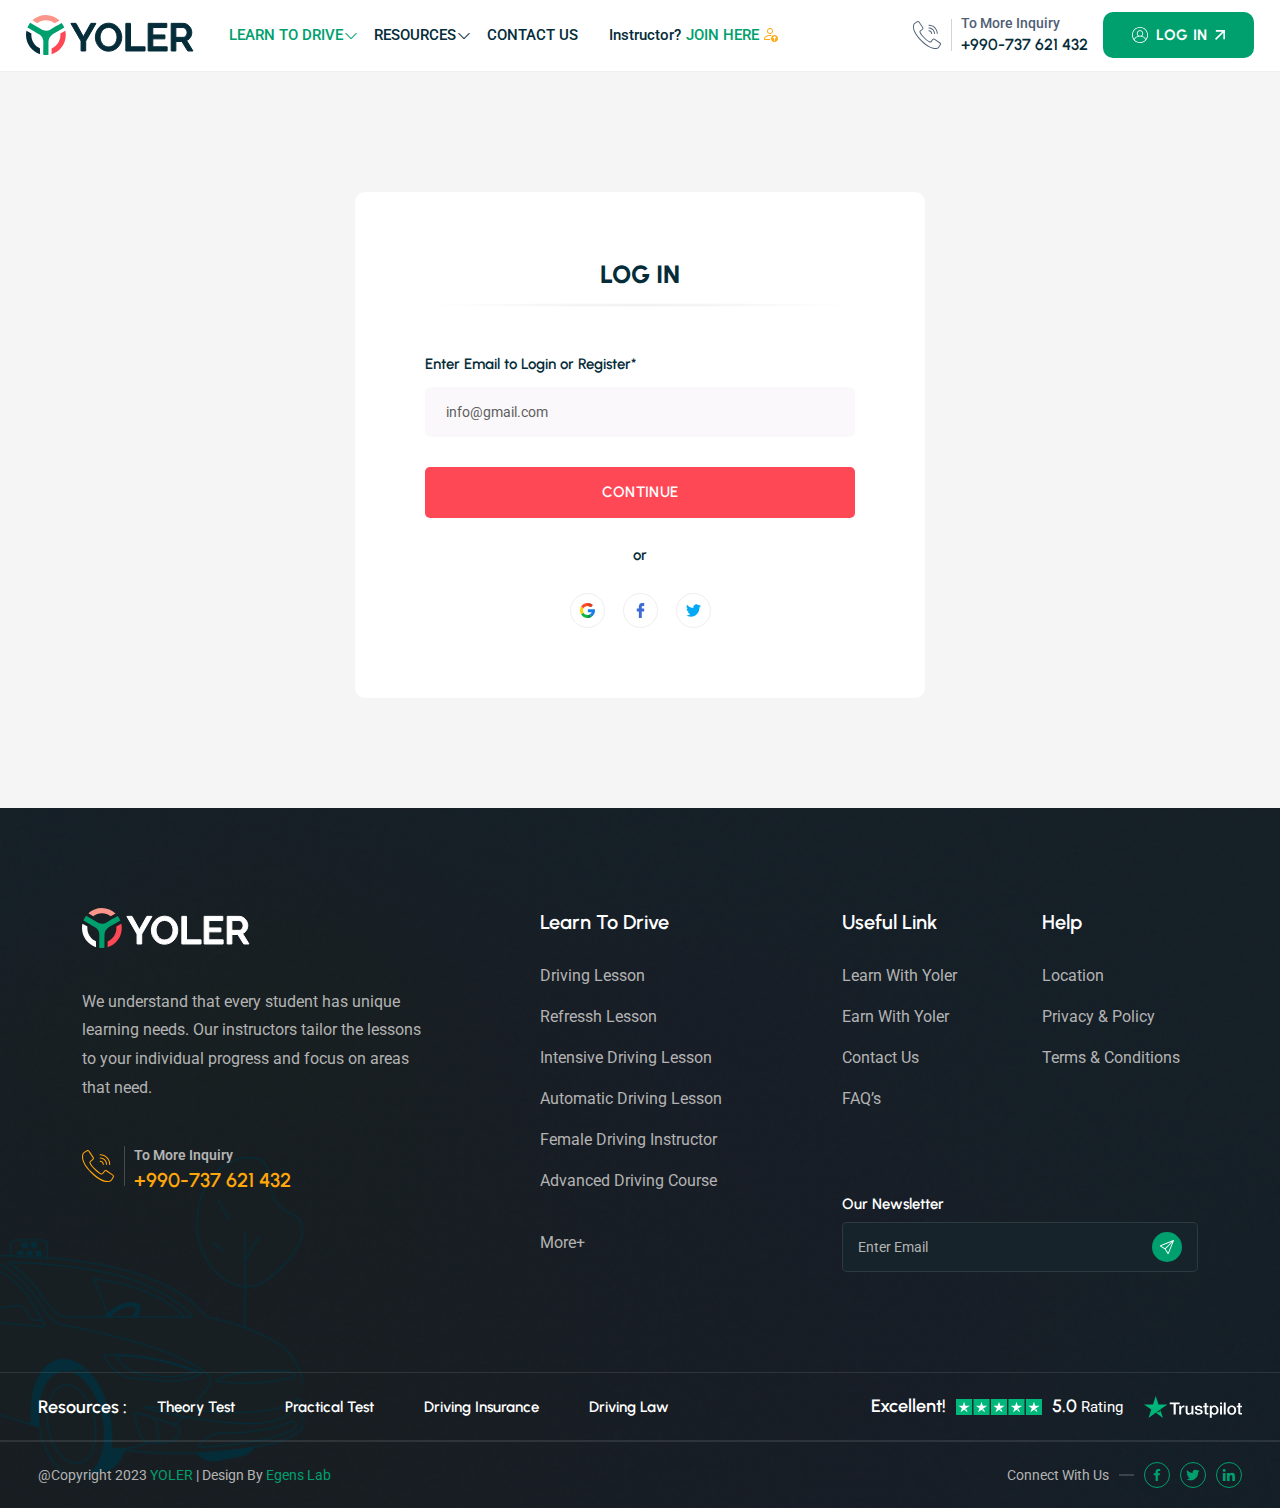
<file: login.html>
<!DOCTYPE html>
<html lang="en">
<head>
    <meta charset="UTF-8">
    <meta name="viewport" content="width=device-width, initial-scale=1.0">
    <!-- Bootstrap CSS -->
    <link href="assets/css/bootstrap.min.css" rel="stylesheet">
    <!-- Bootstrap Icon CSS -->
    <link href="assets/css/bootstrap-icons.css" rel="stylesheet">
    <!-- Fontawesome all CSS -->
    <link href="assets/css/all.min.css" rel="stylesheet">

    <!-- Fontawesome CSS -->
    <link href="assets/css/fontawesome.min.css" rel="stylesheet">
    <!-- box icon css -->
    <link rel="stylesheet" href="assets/css/boxicons.min.css">
    <!-- slider CSS -->
    <link rel="stylesheet" href="assets/css/swiper-bundle.min.css">
    <link rel="stylesheet" href="assets/css/jquery.fancybox.min.css">
    <link rel="stylesheet" href="assets/css/twentytwenty.css">
    <!--  Style CSS  -->
    <link rel="stylesheet" href="assets/css/style.css">
    <link rel="icon" href="assets/img/sm-logo.svg" type="image/gif">
    <title>Yoler</title>
</head>
<body class="style-2">
    <!-- Start header section -->
    <header class="header-area style-2">
        <div class="nav-left">
            <div class="header-logo">
                <a href="index.html"><img alt="image" class="img-fluid" src="assets/img/header-logo.svg"></a>
            </div>
            <div class="main-menu">
                <div class="mobile-logo-area d-lg-none d-flex justify-content-between align-items-center">
                    <div class="mobile-logo-wrap">
                        <a href="index.html"><img alt="image" src="assets/img/header-logo.svg"></a>
                    </div>
                </div>
                <ul class="menu-list">
                    <li class="menu-item-has-children active">
                        <a href="#" class="drop-down">LEARN TO DRIVE</a><i class="bi bi-plus dropdown-icon"></i>
                        <ul class="sub-menu">
                            <li><a href="automatic-driving-lesson.html">Automatic Driving Lesson</a></li>
                            <li><a href="intensive-driving-lesson.html">Intensive Driving Lesson</a></li>
                            <li><a href="advanced-driving-course.html">Advanced Driving Course</a></li>
                        </ul>
                    </li>
                    <li class="menu-item-has-children">
                        <a href="#" class="drop-down">RESOURCES</a><i class="bi bi-plus dropdown-icon"></i>
                        <ul class="sub-menu">
                            <li><a href="# ">RESOURCES 1</a></li>
                            <li><a href="# ">RESOURCES 2</a></li>
                        </ul>
                    </li>
                    <li>
                        <a href="contact-us.html">CONTACT US</a>
                    </li>
                    <li>
                        <a href="#">Instructor?<span>JOIN HERE</span>
                            <svg xmlns="http://www.w3.org/2000/svg" width="14" height="14" viewBox="0 0 14 14">
                                <path
                                    d="M10.5 14C11.4283 14 12.3185 13.6313 12.9749 12.9749C13.6313 12.3185 14 11.4283 14 10.5C14 9.57174 13.6313 8.6815 12.9749 8.02513C12.3185 7.36875 11.4283 7 10.5 7C9.57174 7 8.6815 7.36875 8.02513 8.02513C7.36875 8.6815 7 9.57174 7 10.5C7 11.4283 7.36875 12.3185 8.02513 12.9749C8.6815 13.6313 9.57174 14 10.5 14ZM10.854 8.146L12.354 9.646C12.4479 9.73989 12.5006 9.86722 12.5006 10C12.5006 10.1328 12.4479 10.2601 12.354 10.354C12.2601 10.4479 12.1328 10.5006 12 10.5006C11.8672 10.5006 11.7399 10.4479 11.646 10.354L11 9.707V12.5C11 12.6326 10.9473 12.7598 10.8536 12.8536C10.7598 12.9473 10.6326 13 10.5 13C10.3674 13 10.2402 12.9473 10.1464 12.8536C10.0527 12.7598 10 12.6326 10 12.5V9.707L9.354 10.354C9.26011 10.4479 9.13278 10.5006 9 10.5006C8.86722 10.5006 8.73989 10.4479 8.646 10.354C8.55211 10.2601 8.49937 10.1328 8.49937 10C8.49937 9.86722 8.55211 9.73989 8.646 9.646L10.146 8.146C10.1924 8.09944 10.2476 8.06249 10.3084 8.03729C10.3691 8.01208 10.4342 7.99911 10.5 7.99911C10.5658 7.99911 10.6309 8.01208 10.6916 8.03729C10.7524 8.06249 10.8076 8.09944 10.854 8.146ZM9 3C9 3.79565 8.68393 4.55871 8.12132 5.12132C7.55871 5.68393 6.79565 6 6 6C5.20435 6 4.44129 5.68393 3.87868 5.12132C3.31607 4.55871 3 3.79565 3 3C3 2.20435 3.31607 1.44129 3.87868 0.87868C4.44129 0.316071 5.20435 0 6 0C6.79565 0 7.55871 0.316071 8.12132 0.87868C8.68393 1.44129 9 2.20435 9 3ZM6 5C6.53043 5 7.03914 4.78929 7.41421 4.41421C7.78929 4.03914 8 3.53043 8 3C8 2.46957 7.78929 1.96086 7.41421 1.58579C7.03914 1.21071 6.53043 1 6 1C5.46957 1 4.96086 1.21071 4.58579 1.58579C4.21071 1.96086 4 2.46957 4 3C4 3.53043 4.21071 4.03914 4.58579 4.41421C4.96086 4.78929 5.46957 5 6 5Z" />
                                <path
                                    d="M6.256 12C6.14128 11.6753 6.06444 11.3384 6.027 10.996H1C1.001 10.75 1.154 10.01 1.832 9.332C2.484 8.68 3.711 8 6 8C6.26 8 6.507 8.009 6.74 8.025C6.966 7.684 7.236 7.375 7.544 7.107C7.077 7.038 6.564 7 6 7C1 7 0 10 0 11C0 12 1 12 1 12H6.256Z" />
                            </svg>
                        </a> 
                    </li>
                </ul>
                <div class="topbar-right d-lg-none d-block">
                    <a href="login.html"class="login-btn hover-btn">
                        <svg xmlns="http://www.w3.org/2000/svg" width="16" height="16" viewBox="0 0 16 16">
                            <path fill-rule="evenodd" clip-rule="evenodd"
                                d="M14.4311 12.759C15.417 11.4291 16 9.78265 16 8C16 3.58169 12.4182 0 8 0C3.58169 0 0 3.58169 0 8C0 12.4182 3.58169 16 8 16C10.3181 16 12.4058 15.0141 13.867 13.4387C14.0673 13.2226 14.2556 12.9957 14.4311 12.759ZM13.9875 12C14.7533 10.8559 15.1999 9.48009 15.1999 8C15.1999 4.02355 11.9764 0.799983 7.99991 0.799983C4.02355 0.799983 0.799983 4.02355 0.799983 8C0.799983 9.48017 1.24658 10.8559 2.01245 12C2.97866 10.5566 4.45301 9.48194 6.17961 9.03214C5.34594 8.45444 4.79998 7.49102 4.79998 6.39995C4.79998 4.63266 6.23271 3.19993 8 3.19993C9.76729 3.19993 11.2 4.63266 11.2 6.39995C11.2 7.49093 10.654 8.45444 9.82039 9.03206C11.5469 9.48194 13.0213 10.5565 13.9875 12ZM13.4722 12.6793C12.3495 10.8331 10.3188 9.59997 8.00008 9.59997C5.68126 9.59997 3.65049 10.8331 2.52776 12.6794C3.84829 14.2222 5.80992 15.2 8 15.2C10.1901 15.2 12.1517 14.2222 13.4722 12.6793ZM8 8.79998C9.32551 8.79998 10.4 7.72554 10.4 6.39995C10.4 5.07444 9.32559 3.99992 8 3.99992C6.6744 3.99992 5.59997 5.07452 5.59997 6.40003C5.59997 7.72554 6.67449 8.79998 8 8.79998Z" />
                        </svg>
                        LOG IN
                        <svg class="arrow" xmlns="http://www.w3.org/2000/svg" width="10" height="10" viewBox="0 0 10 10">
                            <path
                                d="M8.33527 2.84003L1.1753 10L-0.000976562 8.82373L7.15816 1.66376H0.848371V0H9.99902V9.15065H8.33527V2.84003Z" />
                        </svg>
                    </a>
                </div>
                <div class="hotline-area d-lg-none d-flex">
                    <div class="icon">
                        <svg xmlns="http://www.w3.org/2000/svg" width="28" height="28" viewBox="0 0 28 28">
                            <path
                                d="M27.2653 21.5995L21.598 17.8201C20.8788 17.3443 19.9147 17.5009 19.383 18.1798L17.7322 20.3024C17.6296 20.4377 17.4816 20.5314 17.3154 20.5664C17.1492 20.6014 16.9759 20.5752 16.8275 20.4928L16.5134 20.3196C15.4725 19.7522 14.1772 19.0458 11.5675 16.4352C8.95784 13.8246 8.25001 12.5284 7.6826 11.4893L7.51042 11.1753C7.42683 11.0269 7.39968 10.8532 7.43398 10.6864C7.46827 10.5195 7.56169 10.3707 7.69704 10.2673L9.81816 8.61693C10.4968 8.08517 10.6536 7.1214 10.1784 6.40198L6.39895 0.734676C5.91192 0.00208106 4.9348 -0.21784 4.18082 0.235398L1.81096 1.65898C1.06634 2.09672 0.520053 2.80571 0.286612 3.63733C-0.56677 6.74673 0.0752209 12.1131 7.98033 20.0191C14.2687 26.307 18.9501 27.9979 22.1677 27.9979C22.9083 28.0011 23.6459 27.9048 24.3608 27.7115C25.1925 27.4783 25.9016 26.932 26.3391 26.1871L27.7641 23.8187C28.218 23.0645 27.9982 22.0868 27.2653 21.5995ZM26.9601 23.3399L25.5384 25.7098C25.2242 26.2474 24.7142 26.6427 24.1152 26.8128C21.2447 27.6009 16.2298 26.9482 8.64053 19.3589C1.0513 11.7697 0.398595 6.75515 1.18669 3.88421C1.35709 3.28446 1.75283 2.77385 2.2911 2.45921L4.66096 1.03749C4.98811 0.840645 5.41221 0.93606 5.62354 1.25397L7.67659 4.3363L9.39976 6.92078C9.60612 7.23283 9.53831 7.65108 9.24392 7.88199L7.1223 9.53232C6.47665 10.026 6.29227 10.9193 6.68979 11.6283L6.85826 11.9344C7.45459 13.0281 8.19599 14.3887 10.9027 17.095C13.6095 19.8012 14.9696 20.5427 16.0628 21.139L16.3694 21.3079C17.0783 21.7053 17.9716 21.521 18.4653 20.8753L20.1157 18.7537C20.3466 18.4595 20.7647 18.3918 21.0769 18.5979L26.7437 22.3773C27.0618 22.5885 27.1572 23.0128 26.9601 23.3399ZM15.8658 4.66809C20.2446 4.67296 23.7931 8.22149 23.798 12.6003C23.798 12.858 24.0069 13.0669 24.2646 13.0669C24.5223 13.0669 24.7312 12.858 24.7312 12.6003C24.7257 7.7063 20.7598 3.74029 15.8658 3.73494C15.6081 3.73494 15.3992 3.94381 15.3992 4.20151C15.3992 4.45922 15.6081 4.66809 15.8658 4.66809Z" />
                            <path
                                d="M15.8658 7.46749C18.6991 7.47083 20.9951 9.76681 20.9984 12.6001C20.9984 12.7238 21.0476 12.8425 21.1351 12.93C21.2226 13.0175 21.3412 13.0667 21.465 13.0667C21.5887 13.0667 21.7074 13.0175 21.7949 12.93C21.8824 12.8425 21.9316 12.7238 21.9316 12.6001C21.9277 9.25163 19.2142 6.53816 15.8658 6.53433C15.6081 6.53433 15.3992 6.74321 15.3992 7.00091C15.3992 7.25862 15.6081 7.46749 15.8658 7.46749Z" />
                            <path
                                d="M15.8658 10.2671C17.1536 10.2686 18.1972 11.3122 18.1988 12.6001C18.1988 12.7238 18.248 12.8425 18.3355 12.93C18.423 13.0175 18.5417 13.0667 18.6654 13.0667C18.7891 13.0667 18.9078 13.0175 18.9953 12.93C19.0828 12.8425 19.132 12.7238 19.132 12.6001C19.1299 10.7971 17.6688 9.33595 15.8658 9.33392C15.6081 9.33392 15.3992 9.5428 15.3992 9.8005C15.3992 10.0582 15.6081 10.2671 15.8658 10.2671Z" />
                        </svg>
                    </div>
                    <div class="content">
                        <span>To More Inquiry</span>
                        <h6><a href="tel:+990737621432">+990-737 621 432</a></h6>
                    </div>
                </div>
            </div> 
        </div>
        <div class="nav-right d-flex jsutify-content-end align-items-center">
            <!-- Button trigger modal -->
            <ul>
                <li class="d-xl-flex d-none">
                    <div class="hotline-area">
                        <div class="icon">
                            <svg xmlns="http://www.w3.org/2000/svg" width="28" height="28" viewBox="0 0 28 28">
                                <path
                                    d="M27.2653 21.5995L21.598 17.8201C20.8788 17.3443 19.9147 17.5009 19.383 18.1798L17.7322 20.3024C17.6296 20.4377 17.4816 20.5314 17.3154 20.5664C17.1492 20.6014 16.9759 20.5752 16.8275 20.4928L16.5134 20.3196C15.4725 19.7522 14.1772 19.0458 11.5675 16.4352C8.95784 13.8246 8.25001 12.5284 7.6826 11.4893L7.51042 11.1753C7.42683 11.0269 7.39968 10.8532 7.43398 10.6864C7.46827 10.5195 7.56169 10.3707 7.69704 10.2673L9.81816 8.61693C10.4968 8.08517 10.6536 7.1214 10.1784 6.40198L6.39895 0.734676C5.91192 0.00208106 4.9348 -0.21784 4.18082 0.235398L1.81096 1.65898C1.06634 2.09672 0.520053 2.80571 0.286612 3.63733C-0.56677 6.74673 0.0752209 12.1131 7.98033 20.0191C14.2687 26.307 18.9501 27.9979 22.1677 27.9979C22.9083 28.0011 23.6459 27.9048 24.3608 27.7115C25.1925 27.4783 25.9016 26.932 26.3391 26.1871L27.7641 23.8187C28.218 23.0645 27.9982 22.0868 27.2653 21.5995ZM26.9601 23.3399L25.5384 25.7098C25.2242 26.2474 24.7142 26.6427 24.1152 26.8128C21.2447 27.6009 16.2298 26.9482 8.64053 19.3589C1.0513 11.7697 0.398595 6.75515 1.18669 3.88421C1.35709 3.28446 1.75283 2.77385 2.2911 2.45921L4.66096 1.03749C4.98811 0.840645 5.41221 0.93606 5.62354 1.25397L7.67659 4.3363L9.39976 6.92078C9.60612 7.23283 9.53831 7.65108 9.24392 7.88199L7.1223 9.53232C6.47665 10.026 6.29227 10.9193 6.68979 11.6283L6.85826 11.9344C7.45459 13.0281 8.19599 14.3887 10.9027 17.095C13.6095 19.8012 14.9696 20.5427 16.0628 21.139L16.3694 21.3079C17.0783 21.7053 17.9716 21.521 18.4653 20.8753L20.1157 18.7537C20.3466 18.4595 20.7647 18.3918 21.0769 18.5979L26.7437 22.3773C27.0618 22.5885 27.1572 23.0128 26.9601 23.3399ZM15.8658 4.66809C20.2446 4.67296 23.7931 8.22149 23.798 12.6003C23.798 12.858 24.0069 13.0669 24.2646 13.0669C24.5223 13.0669 24.7312 12.858 24.7312 12.6003C24.7257 7.7063 20.7598 3.74029 15.8658 3.73494C15.6081 3.73494 15.3992 3.94381 15.3992 4.20151C15.3992 4.45922 15.6081 4.66809 15.8658 4.66809Z" />
                                <path
                                    d="M15.8658 7.46749C18.6991 7.47083 20.9951 9.76681 20.9984 12.6001C20.9984 12.7238 21.0476 12.8425 21.1351 12.93C21.2226 13.0175 21.3412 13.0667 21.465 13.0667C21.5887 13.0667 21.7074 13.0175 21.7949 12.93C21.8824 12.8425 21.9316 12.7238 21.9316 12.6001C21.9277 9.25163 19.2142 6.53816 15.8658 6.53433C15.6081 6.53433 15.3992 6.74321 15.3992 7.00091C15.3992 7.25862 15.6081 7.46749 15.8658 7.46749Z" />
                                <path
                                    d="M15.8658 10.2671C17.1536 10.2686 18.1972 11.3122 18.1988 12.6001C18.1988 12.7238 18.248 12.8425 18.3355 12.93C18.423 13.0175 18.5417 13.0667 18.6654 13.0667C18.7891 13.0667 18.9078 13.0175 18.9953 12.93C19.0828 12.8425 19.132 12.7238 19.132 12.6001C19.1299 10.7971 17.6688 9.33595 15.8658 9.33392C15.6081 9.33392 15.3992 9.5428 15.3992 9.8005C15.3992 10.0582 15.6081 10.2671 15.8658 10.2671Z" />
                            </svg>
                        </div>
                        <div class="content">
                            <span>To More Inquiry</span>
                            <h6><a href="tel:+990737621432">+990-737 621 432</a></h6>
                        </div>
                    </div>
                </li>
                <li class="d-lg-flex d-none">
                    <a href="login.html"class="login-btn hover-btn">
                        <svg xmlns="http://www.w3.org/2000/svg" width="16" height="16" viewBox="0 0 16 16">
                            <path fill-rule="evenodd" clip-rule="evenodd"
                                d="M14.4311 12.759C15.417 11.4291 16 9.78265 16 8C16 3.58169 12.4182 0 8 0C3.58169 0 0 3.58169 0 8C0 12.4182 3.58169 16 8 16C10.3181 16 12.4058 15.0141 13.867 13.4387C14.0673 13.2226 14.2556 12.9957 14.4311 12.759ZM13.9875 12C14.7533 10.8559 15.1999 9.48009 15.1999 8C15.1999 4.02355 11.9764 0.799983 7.99991 0.799983C4.02355 0.799983 0.799983 4.02355 0.799983 8C0.799983 9.48017 1.24658 10.8559 2.01245 12C2.97866 10.5566 4.45301 9.48194 6.17961 9.03214C5.34594 8.45444 4.79998 7.49102 4.79998 6.39995C4.79998 4.63266 6.23271 3.19993 8 3.19993C9.76729 3.19993 11.2 4.63266 11.2 6.39995C11.2 7.49093 10.654 8.45444 9.82039 9.03206C11.5469 9.48194 13.0213 10.5565 13.9875 12ZM13.4722 12.6793C12.3495 10.8331 10.3188 9.59997 8.00008 9.59997C5.68126 9.59997 3.65049 10.8331 2.52776 12.6794C3.84829 14.2222 5.80992 15.2 8 15.2C10.1901 15.2 12.1517 14.2222 13.4722 12.6793ZM8 8.79998C9.32551 8.79998 10.4 7.72554 10.4 6.39995C10.4 5.07444 9.32559 3.99992 8 3.99992C6.6744 3.99992 5.59997 5.07452 5.59997 6.40003C5.59997 7.72554 6.67449 8.79998 8 8.79998Z" />
                        </svg>
                        LOG IN
                        <svg class="arrow" xmlns="http://www.w3.org/2000/svg" width="10" height="10" viewBox="0 0 10 10">
                            <path
                                d="M8.33527 2.84003L1.1753 10L-0.000976562 8.82373L7.15816 1.66376H0.848371V0H9.99902V9.15065H8.33527V2.84003Z" />
                        </svg>
                    </a>
                </li>
            </ul>
            <div class="sidebar-button mobile-menu-btn ">
                <span></span>
            </div>
        </div>
    </header>
    <!-- End header section -->

    <!-- Start Banner section -->
    <div class="login-form mb-110">
        <div class="container">
            <div class="row">
                <div class="col-lg-12">
                    <div class="login-form-wrapper">
                        <div class="form-header">
                            <h4>LOG IN</h4>
                        </div>
                        <form>
                            <div class="form-inner mb-30">
                                <label>Enter Email to Login or Register*</label>
                                <input type="email" placeholder="info@gmail.com">
                            </div>
                            <div class="form-inner mb-30">
                                <button type="submit" class="primary-btn1 hover-btn">CONTINUE
                                </button>
                            </div>
                            <span>or</span>
                            <ul class="social-icons">
                                <li>
                                    <a href="#">
                                        <img src="assets/img/icon/google-logo.svg" alt="">
                                    </a>
                                </li>
                                <li>
                                    <a href="#">
                                        <img src="assets/img/icon/facebook-logo.svg" alt="">
                                    </a>
                                </li>
                                <li>
                                    <a href="#">
                                        <img src="assets/img/icon/twiter-logo.svg" alt="">
                                    </a>
                                </li>
                            </ul>
                        </form>
                    </div>
                </div>
            </div>
        </div>
    </div>
    <!-- End Banner section -->

    <!-- Start Latest Insight section -->
    <footer class="footer-section">
        <div class="container">
            <div class="footer-top">
                <div class="row g-lg-4 gy-5 justify-content-center">
                    <div class="col-lg-4 col-md-6">
                        <div class="footer-widget">
                            <div class="footer-logo mb-40">
                                <a href="index.html">
                                    <img src="assets/img/footer-logo.svg" alt="">
                                </a>
                            </div>
                            <p>We understand that every student has unique learning needs. Our instructors tailor the lessons to your individual progress and focus on areas that need. </p>
                            <div class="hotline-area">
                                <div class="icon">
                                    <svg xmlns="http://www.w3.org/2000/svg" width="32" height="32" viewBox="0 0 32 32">
                                        <path
                                            d="M31.1603 24.6852L24.6834 20.3658C23.8615 19.8221 22.7597 20.001 22.152 20.7769L20.2654 23.2027C20.1481 23.3573 19.9789 23.4645 19.789 23.5045C19.599 23.5444 19.4011 23.5145 19.2314 23.4203L18.8725 23.2224C17.6828 22.574 16.2025 21.7667 13.22 18.7831C10.2375 15.7995 9.42859 14.3181 8.78012 13.1306L8.58333 12.7717C8.48781 12.6021 8.45678 12.4037 8.49597 12.213C8.53516 12.0223 8.64193 11.8522 8.79662 11.734L11.2208 9.84792C11.9964 9.2402 12.1756 8.13874 11.6324 7.31655L7.31309 0.83963C6.75648 0.00237835 5.63977 -0.24896 4.77809 0.269026L2.06967 1.89597C1.21867 2.39626 0.594346 3.20652 0.327557 4.15695C-0.647737 7.71055 0.0859667 13.8435 9.12038 22.879C16.3071 30.0651 21.6572 31.9977 25.3345 31.9977C26.1809 32.0013 27.0239 31.8912 27.8409 31.6703C28.7915 31.4038 29.6018 30.7794 30.1018 29.9281L31.7304 27.2214C32.2491 26.3595 31.9979 25.2421 31.1603 24.6852ZM30.8115 26.6742L29.1867 29.3826C28.8277 29.997 28.2449 30.4488 27.5603 30.6432C24.2797 31.5439 18.5483 30.7979 9.87489 22.1245C1.20149 13.4511 0.455537 7.72017 1.35622 4.4391C1.55097 3.75367 2.00324 3.17011 2.61841 2.81053L5.32682 1.1857C5.7007 0.960737 6.18538 1.06978 6.4269 1.4331L8.77324 4.95577L10.7426 7.90946C10.9784 8.26609 10.9009 8.74409 10.5645 9.00799L8.13978 10.8941C7.40188 11.4583 7.19117 12.4792 7.64547 13.2895L7.83801 13.6393C8.51953 14.8892 9.36684 16.4442 12.4603 19.5371C15.5537 22.63 17.1081 23.4773 18.3575 24.1588L18.7078 24.3518C19.518 24.8061 20.539 24.5954 21.1032 23.8575L22.9893 21.4328C23.2533 21.0966 23.7311 21.0191 24.0879 21.2547L30.5642 25.5741C30.9278 25.8154 31.0368 26.3004 30.8115 26.6742ZM18.1324 5.33496C23.1367 5.34053 27.1921 9.39599 27.1977 14.4003C27.1977 14.6948 27.4364 14.9335 27.7309 14.9335C28.0255 14.9335 28.2642 14.6948 28.2642 14.4003C28.258 8.8072 23.7255 4.27462 18.1324 4.2685C17.8378 4.2685 17.5991 4.50721 17.5991 4.80173C17.5991 5.09625 17.8378 5.33496 18.1324 5.33496Z" />
                                        <path
                                            d="M18.1323 8.53424C21.3703 8.53805 23.9943 11.162 23.9981 14.4001C23.9981 14.5415 24.0543 14.6771 24.1543 14.7771C24.2543 14.8771 24.3899 14.9333 24.5313 14.9333C24.6728 14.9333 24.8084 14.8771 24.9084 14.7771C25.0084 14.6771 25.0646 14.5415 25.0646 14.4001C25.0601 10.5733 21.959 7.47215 18.1323 7.46777C17.8378 7.46777 17.5991 7.70649 17.5991 8.00101C17.5991 8.29553 17.8378 8.53424 18.1323 8.53424Z" />
                                        <path
                                            d="M18.1323 11.7344C19.6041 11.7362 20.7968 12.9289 20.7986 14.4007C20.7986 14.5422 20.8548 14.6778 20.9548 14.7778C21.0548 14.8778 21.1904 14.934 21.3318 14.934C21.4732 14.934 21.6089 14.8778 21.7089 14.7778C21.8089 14.6778 21.8651 14.5422 21.8651 14.4007C21.8627 12.3402 20.1929 10.6703 18.1323 10.668C17.8378 10.668 17.5991 10.9067 17.5991 11.2012C17.5991 11.4957 17.8378 11.7344 18.1323 11.7344Z" />
                                    </svg>
                                </div>
                                <div class="content">
                                    <span>To More Inquiry</span>
                                    <h6><a href="tel:+990737621432">+990-737 621 432</a></h6>
                                </div>
                            </div>
                        </div>
                    </div>
                    <div class="col-lg-4 col-md-6 d-flex justify-content-lg-center justify-content-md-end">
                        <div class="footer-widget">
                            <div class="widget-title">
                                <h5>Learn To Drive</h5>
                            </div>
                            <ul class="widget-list">
                                <li>
                                    <a href="#">
                                        Driving Lesson
                                        <svg xmlns="http://www.w3.org/2000/svg" width="8" height="8" viewBox="0 0 8 8">
                                            <path d="M6.669 2.27202L0.94102 8L0 7.05898L5.72731 1.331H0.679478V0H8V7.32052H6.669V2.27202Z" />
                                        </svg>
                                    </a>
                                </li>
                                <li>
                                    <a href="#">
                                        Refressh Lesson
                                        <svg xmlns="http://www.w3.org/2000/svg" width="8" height="8" viewBox="0 0 8 8">
                                            <path d="M6.669 2.27202L0.94102 8L0 7.05898L5.72731 1.331H0.679478V0H8V7.32052H6.669V2.27202Z" />
                                        </svg>
                                    </a>
                                </li>
                                <li>
                                    <a href="intensive-driving-lesson.html">
                                        Intensive Driving Lesson
                                        <svg xmlns="http://www.w3.org/2000/svg" width="8" height="8" viewBox="0 0 8 8">
                                            <path d="M6.669 2.27202L0.94102 8L0 7.05898L5.72731 1.331H0.679478V0H8V7.32052H6.669V2.27202Z" />
                                        </svg>
                                    </a>
                                </li>
                                <li>
                                    <a href="automatic-driving-lesson.html">
                                        Automatic Driving Lesson
                                        <svg xmlns="http://www.w3.org/2000/svg" width="8" height="8" viewBox="0 0 8 8">
                                            <path d="M6.669 2.27202L0.94102 8L0 7.05898L5.72731 1.331H0.679478V0H8V7.32052H6.669V2.27202Z" />
                                        </svg>
                                    </a>
                                </li>
                                <li>
                                    <a href="#">
                                        Female Driving Instructor
                                        <svg xmlns="http://www.w3.org/2000/svg" width="8" height="8" viewBox="0 0 8 8">
                                            <path d="M6.669 2.27202L0.94102 8L0 7.05898L5.72731 1.331H0.679478V0H8V7.32052H6.669V2.27202Z" />
                                        </svg>
                                    </a>
                                </li>
                                <li>
                                    <a href="advanced-driving-course.html">
                                        Advanced Driving Course
                                        <svg xmlns="http://www.w3.org/2000/svg" width="8" height="8" viewBox="0 0 8 8">
                                            <path d="M6.669 2.27202L0.94102 8L0 7.05898L5.72731 1.331H0.679478V0H8V7.32052H6.669V2.27202Z" />
                                        </svg>
                                    </a>
                                </li>
                                <li class="more">
                                    <a href="#">
                                        More+
                                    </a>
                                </li>
                            </ul>
                        </div>
                    </div>
                    <div class="col-lg-4 col-md-12">
                        <div class="row g-lg-4 gy-5 justify-content-center">
                            <div class="col-lg-6 col-md-3 d-flex justify-content-lg-start">
                                <div class="footer-widget">
                                    <div class="widget-title">
                                        <h5>Useful Link</h5>
                                    </div>
                                    <ul class="widget-list">
                                        <li>
                                            <a href="#">
                                                Learn With Yoler
                                                <svg xmlns="http://www.w3.org/2000/svg" width="8" height="8" viewBox="0 0 8 8">
                                                    <path d="M6.669 2.27202L0.94102 8L0 7.05898L5.72731 1.331H0.679478V0H8V7.32052H6.669V2.27202Z" />
                                                </svg>
                                            </a>
                                        </li>
                                        <li>
                                            <a href="#">
                                                Earn With Yoler
                                                <svg xmlns="http://www.w3.org/2000/svg" width="8" height="8" viewBox="0 0 8 8">
                                                    <path d="M6.669 2.27202L0.94102 8L0 7.05898L5.72731 1.331H0.679478V0H8V7.32052H6.669V2.27202Z" />
                                                </svg>
                                            </a>
                                        </li>
                                        <li>
                                            <a href="contact-us.html">
                                                Contact Us
                                                <svg xmlns="http://www.w3.org/2000/svg" width="8" height="8" viewBox="0 0 8 8">
                                                    <path d="M6.669 2.27202L0.94102 8L0 7.05898L5.72731 1.331H0.679478V0H8V7.32052H6.669V2.27202Z" />
                                                </svg>
                                            </a>
                                        </li>
                                        <li>
                                            <a href="faq.html">
                                                FAQ’s
                                                <svg xmlns="http://www.w3.org/2000/svg" width="8" height="8" viewBox="0 0 8 8">
                                                    <path d="M6.669 2.27202L0.94102 8L0 7.05898L5.72731 1.331H0.679478V0H8V7.32052H6.669V2.27202Z" />
                                                </svg>
                                            </a>
                                        </li>
                                    </ul>
                                </div>
                            </div>
                            <div class="col-lg-6 col-md-4 d-flex justify-content-lg-end">
                                <div class="footer-widget">
                                    <div class="widget-title">
                                        <h5>Help</h5>
                                    </div>
                                    <ul class="widget-list">
                                        <li>
                                            <a href="#">
                                                Location
                                                <svg xmlns="http://www.w3.org/2000/svg" width="8" height="8" viewBox="0 0 8 8">
                                                    <path d="M6.669 2.27202L0.94102 8L0 7.05898L5.72731 1.331H0.679478V0H8V7.32052H6.669V2.27202Z" />
                                                </svg>
                                            </a>
                                        </li>
                                        <li>
                                            <a href="#">
                                                Privacy & Policy
                                                <svg xmlns="http://www.w3.org/2000/svg" width="8" height="8" viewBox="0 0 8 8">
                                                    <path d="M6.669 2.27202L0.94102 8L0 7.05898L5.72731 1.331H0.679478V0H8V7.32052H6.669V2.27202Z" />
                                                </svg>
                                            </a>
                                        </li>
                                        <li>
                                            <a href="terms-conditions.html">
                                                Terms & Conditions
                                                <svg xmlns="http://www.w3.org/2000/svg" width="8" height="8" viewBox="0 0 8 8">
                                                    <path d="M6.669 2.27202L0.94102 8L0 7.05898L5.72731 1.331H0.679478V0H8V7.32052H6.669V2.27202Z" />
                                                </svg>
                                            </a>
                                        </li>
                                    </ul>
                                </div>
                            </div>
                            <div class="col-lg-12 col-md-5">
                                <div class="newsletter-area">
                                    <form>
                                        <div class="form-inner">
                                            <label>Our Newsletter</label>
                                            <div class="input-area">
                                                <input type="email" placeholder="Enter Email">
                                                <button type="submit">
                                                    <svg xmlns="http://www.w3.org/2000/svg" width="14" height="14" viewBox="0 0 14 14">
                                                        <path
                                                            d="M13.8697 0.129409C13.9314 0.191213 13.9736 0.269783 13.991 0.355362C14.0085 0.44094 14.0004 0.529754 13.9678 0.610771L8.78063 13.5781C8.73492 13.6923 8.65859 13.7917 8.56003 13.8653C8.46148 13.9389 8.34453 13.9839 8.22206 13.9954C8.09958 14.0068 7.97633 13.9842 7.86586 13.9301C7.75539 13.876 7.66199 13.7924 7.59594 13.6887L4.76304 9.23607L0.310438 6.40316C0.206426 6.33718 0.122663 6.24375 0.0683925 6.13318C0.0141218 6.02261 -0.00854707 5.89919 0.00288719 5.77655C0.0143215 5.65391 0.0594144 5.53681 0.13319 5.43817C0.206966 5.33954 0.306557 5.2632 0.420973 5.21759L13.3883 0.0322452C13.4694 -0.000369522 13.5582 -0.00846329 13.6437 0.00896931C13.7293 0.0264019 13.8079 0.0685926 13.8697 0.1303V0.129409ZM5.65267 8.97578L8.11385 12.8427L12.3329 2.29554L5.65267 8.97578ZM11.7027 1.66531L1.1555 5.88436L5.02333 8.34466L11.7027 1.66531Z" />
                                                    </svg>
                                                </button>
                                            </div>
                                        </div>
                                    </form>
                                </div>
                            </div>
                        </div>
                    </div>
                </div>
            </div>
        </div>
        <div class="container-fluid p-0">
            <div class="footer-center">
                <div class="resources-area">
                    <h6>Resources :</h6>
                    <ul class="resources-list">
                        <li>
                            <a href="#">Theory Test</a>
                        </li>
                        <li>
                            <a href="#">Practical Test</a>
                        </li>
                        <li>
                            <a href="#">Driving Insurance</a>
                        </li>
                        <li>
                            <a href="#">Driving Law</a>
                        </li>
                    </ul>
                </div>
                <div class="trustpilot-review">
                    <strong>Excellent!</strong>
                    <img src="assets/img/icon/trustpilot-star.svg" alt="">
                    <p><strong>5.0</strong> Rating</p>
                    <img src="assets/img/icon/trustpilot-logo2.svg" alt="">
                </div>
            </div>
            <div class="footer-btm">
                <div class="copyright-area">
                    <p>@Copyright 2023 <a href="#">YOLER</a> | Design By <a href="#">Egens Lab</a></p>
                </div>
                <div class="social-area">
                    <h6>Connect With Us</h6>
                    <ul>
                        <li><a href="https://www.facebook.com/"><i class="bx bxl-facebook"></i></a></li>
                        <li><a href="https://twitter.com/"><i class="bx bxl-twitter"></i></a></li>
                        <li><a href="https://www.linkedin.com/"><i class="bx bxl-linkedin"></i></a></li>
                    </ul>
                </div>
            </div>
        </div>
    </footer>
    <!-- End Latest Insight section -->


<!--  Main jQuery  -->
<script src="assets/js/jquery-3.6.0.min.js"></script>
<!-- Popper and Bootstrap JS -->
<script src="assets/js/popper.min.js"></script>
<script src="assets/js/bootstrap.min.js"></script>
<!-- Swiper slider JS -->
<script src="assets/js/swiper-bundle.min.js"></script>
<script src="assets/js/jquery.twentytwenty.js"></script>
<script src="assets/js/jquery.fancybox.min.js"></script>
<script src="assets/js/jquery.event.move.js"></script>
<!-- main js  -->
<script src="assets/js/main.js"></script>
</body>
</html>
</file>
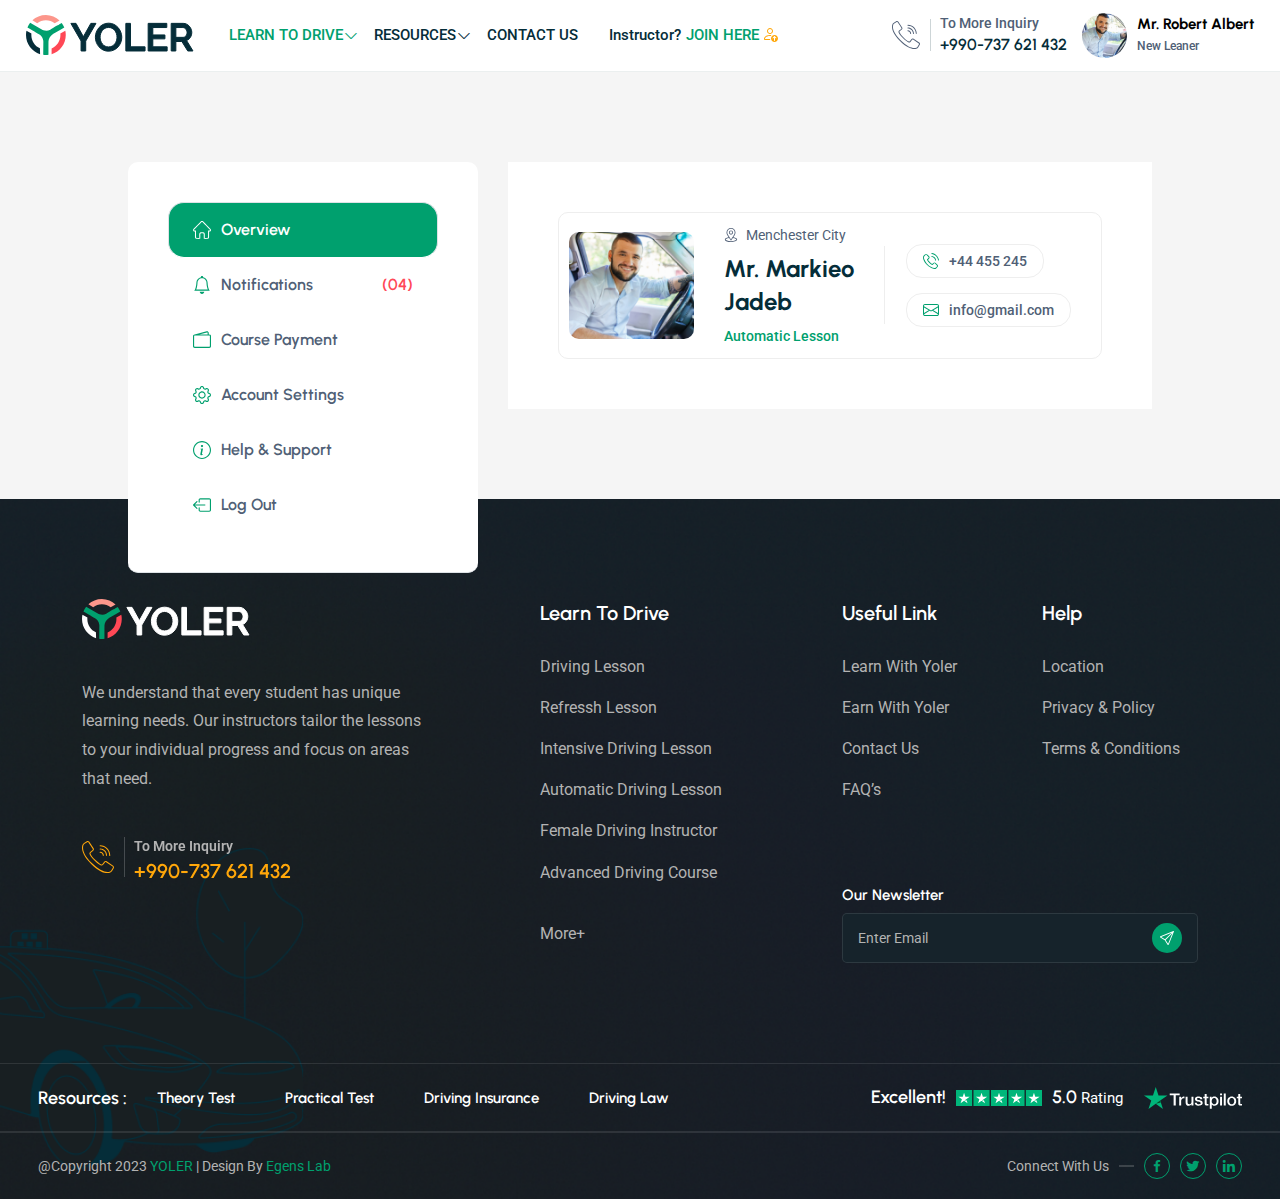
<file: students-dashboard.html>
<!DOCTYPE html>
<html lang="en">
<head>
    <meta charset="UTF-8">
    <meta name="viewport" content="width=device-width, initial-scale=1.0">
    <!-- Bootstrap CSS -->
    <link href="assets/css/bootstrap.min.css" rel="stylesheet">
    <!-- Bootstrap Icon CSS -->
    <link href="assets/css/bootstrap-icons.css" rel="stylesheet">
    <!-- Fontawesome all CSS -->
    <link href="assets/css/all.min.css" rel="stylesheet">

    <!-- Fontawesome CSS -->
    <link href="assets/css/fontawesome.min.css" rel="stylesheet">
    <!-- box icon css -->
    <link rel="stylesheet" href="assets/css/boxicons.min.css">
    <!-- slider CSS -->
    <link rel="stylesheet" href="assets/css/swiper-bundle.min.css">
    <link rel="stylesheet" href="assets/css/jquery.fancybox.min.css">
    <link rel="stylesheet" href="assets/css/twentytwenty.css">
    <!--  Style CSS  -->
    <link rel="stylesheet" href="assets/css/style.css">
    <link rel="icon" href="assets/img/sm-logo.svg" type="image/gif">
    <title>Yoler</title>
</head>
<body class="style-2">
    <!-- Start header section -->
    <header class="header-area style-2">
        <div class="nav-left">
            <div class="header-logo">
                <a href="index.html"><img alt="image" class="img-fluid" src="assets/img/header-logo.svg"></a>
            </div>
            <div class="main-menu">
                <div class="mobile-logo-area d-lg-none d-flex justify-content-between align-items-center">
                    <div class="mobile-logo-wrap">
                        <a href="index.html"><img alt="image" src="assets/img/header-logo.svg"></a>
                    </div>
                </div>
                <ul class="menu-list">
                    <li class="menu-item-has-children active">
                        <a href="#" class="drop-down">LEARN TO DRIVE</a><i class="bi bi-plus dropdown-icon"></i>
                        <ul class="sub-menu">
                            <li><a href="automatic-driving-lesson.html">Automatic Driving Lesson</a></li>
                            <li><a href="intensive-driving-lesson.html">Intensive Driving Lesson</a></li>
                            <li><a href="advanced-driving-course.html">Advanced Driving Course</a></li>
                        </ul>
                    </li>
                    <li class="menu-item-has-children">
                        <a href="#" class="drop-down">RESOURCES</a><i class="bi bi-plus dropdown-icon"></i>
                        <ul class="sub-menu">
                            <li><a href="# ">RESOURCES 1</a></li>
                            <li><a href="# ">RESOURCES 2</a></li>
                        </ul>
                    </li>
                    <li>
                        <a href="contact-us.html">CONTACT US</a>
                    </li>
                    <li>
                        <a href="#">Instructor?<span>JOIN HERE</span>
                            <svg xmlns="http://www.w3.org/2000/svg" width="14" height="14" viewBox="0 0 14 14">
                                <path
                                    d="M10.5 14C11.4283 14 12.3185 13.6313 12.9749 12.9749C13.6313 12.3185 14 11.4283 14 10.5C14 9.57174 13.6313 8.6815 12.9749 8.02513C12.3185 7.36875 11.4283 7 10.5 7C9.57174 7 8.6815 7.36875 8.02513 8.02513C7.36875 8.6815 7 9.57174 7 10.5C7 11.4283 7.36875 12.3185 8.02513 12.9749C8.6815 13.6313 9.57174 14 10.5 14ZM10.854 8.146L12.354 9.646C12.4479 9.73989 12.5006 9.86722 12.5006 10C12.5006 10.1328 12.4479 10.2601 12.354 10.354C12.2601 10.4479 12.1328 10.5006 12 10.5006C11.8672 10.5006 11.7399 10.4479 11.646 10.354L11 9.707V12.5C11 12.6326 10.9473 12.7598 10.8536 12.8536C10.7598 12.9473 10.6326 13 10.5 13C10.3674 13 10.2402 12.9473 10.1464 12.8536C10.0527 12.7598 10 12.6326 10 12.5V9.707L9.354 10.354C9.26011 10.4479 9.13278 10.5006 9 10.5006C8.86722 10.5006 8.73989 10.4479 8.646 10.354C8.55211 10.2601 8.49937 10.1328 8.49937 10C8.49937 9.86722 8.55211 9.73989 8.646 9.646L10.146 8.146C10.1924 8.09944 10.2476 8.06249 10.3084 8.03729C10.3691 8.01208 10.4342 7.99911 10.5 7.99911C10.5658 7.99911 10.6309 8.01208 10.6916 8.03729C10.7524 8.06249 10.8076 8.09944 10.854 8.146ZM9 3C9 3.79565 8.68393 4.55871 8.12132 5.12132C7.55871 5.68393 6.79565 6 6 6C5.20435 6 4.44129 5.68393 3.87868 5.12132C3.31607 4.55871 3 3.79565 3 3C3 2.20435 3.31607 1.44129 3.87868 0.87868C4.44129 0.316071 5.20435 0 6 0C6.79565 0 7.55871 0.316071 8.12132 0.87868C8.68393 1.44129 9 2.20435 9 3ZM6 5C6.53043 5 7.03914 4.78929 7.41421 4.41421C7.78929 4.03914 8 3.53043 8 3C8 2.46957 7.78929 1.96086 7.41421 1.58579C7.03914 1.21071 6.53043 1 6 1C5.46957 1 4.96086 1.21071 4.58579 1.58579C4.21071 1.96086 4 2.46957 4 3C4 3.53043 4.21071 4.03914 4.58579 4.41421C4.96086 4.78929 5.46957 5 6 5Z" />
                                <path
                                    d="M6.256 12C6.14128 11.6753 6.06444 11.3384 6.027 10.996H1C1.001 10.75 1.154 10.01 1.832 9.332C2.484 8.68 3.711 8 6 8C6.26 8 6.507 8.009 6.74 8.025C6.966 7.684 7.236 7.375 7.544 7.107C7.077 7.038 6.564 7 6 7C1 7 0 10 0 11C0 12 1 12 1 12H6.256Z" />
                            </svg>
                        </a> 
                    </li>
                </ul>
                <div class="topbar-right d-lg-none d-block">
                    <a href="login.html"class="login-btn hover-btn">
                        <svg xmlns="http://www.w3.org/2000/svg" width="16" height="16" viewBox="0 0 16 16">
                            <path fill-rule="evenodd" clip-rule="evenodd"
                                d="M14.4311 12.759C15.417 11.4291 16 9.78265 16 8C16 3.58169 12.4182 0 8 0C3.58169 0 0 3.58169 0 8C0 12.4182 3.58169 16 8 16C10.3181 16 12.4058 15.0141 13.867 13.4387C14.0673 13.2226 14.2556 12.9957 14.4311 12.759ZM13.9875 12C14.7533 10.8559 15.1999 9.48009 15.1999 8C15.1999 4.02355 11.9764 0.799983 7.99991 0.799983C4.02355 0.799983 0.799983 4.02355 0.799983 8C0.799983 9.48017 1.24658 10.8559 2.01245 12C2.97866 10.5566 4.45301 9.48194 6.17961 9.03214C5.34594 8.45444 4.79998 7.49102 4.79998 6.39995C4.79998 4.63266 6.23271 3.19993 8 3.19993C9.76729 3.19993 11.2 4.63266 11.2 6.39995C11.2 7.49093 10.654 8.45444 9.82039 9.03206C11.5469 9.48194 13.0213 10.5565 13.9875 12ZM13.4722 12.6793C12.3495 10.8331 10.3188 9.59997 8.00008 9.59997C5.68126 9.59997 3.65049 10.8331 2.52776 12.6794C3.84829 14.2222 5.80992 15.2 8 15.2C10.1901 15.2 12.1517 14.2222 13.4722 12.6793ZM8 8.79998C9.32551 8.79998 10.4 7.72554 10.4 6.39995C10.4 5.07444 9.32559 3.99992 8 3.99992C6.6744 3.99992 5.59997 5.07452 5.59997 6.40003C5.59997 7.72554 6.67449 8.79998 8 8.79998Z" />
                        </svg>
                        LOG IN
                        <svg class="arrow" xmlns="http://www.w3.org/2000/svg" width="10" height="10" viewBox="0 0 10 10">
                            <path
                                d="M8.33527 2.84003L1.1753 10L-0.000976562 8.82373L7.15816 1.66376H0.848371V0H9.99902V9.15065H8.33527V2.84003Z" />
                        </svg>
                    </a>
                </div>
                <div class="hotline-area d-lg-none d-flex">
                    <div class="icon">
                        <svg xmlns="http://www.w3.org/2000/svg" width="28" height="28" viewBox="0 0 28 28">
                            <path
                                d="M27.2653 21.5995L21.598 17.8201C20.8788 17.3443 19.9147 17.5009 19.383 18.1798L17.7322 20.3024C17.6296 20.4377 17.4816 20.5314 17.3154 20.5664C17.1492 20.6014 16.9759 20.5752 16.8275 20.4928L16.5134 20.3196C15.4725 19.7522 14.1772 19.0458 11.5675 16.4352C8.95784 13.8246 8.25001 12.5284 7.6826 11.4893L7.51042 11.1753C7.42683 11.0269 7.39968 10.8532 7.43398 10.6864C7.46827 10.5195 7.56169 10.3707 7.69704 10.2673L9.81816 8.61693C10.4968 8.08517 10.6536 7.1214 10.1784 6.40198L6.39895 0.734676C5.91192 0.00208106 4.9348 -0.21784 4.18082 0.235398L1.81096 1.65898C1.06634 2.09672 0.520053 2.80571 0.286612 3.63733C-0.56677 6.74673 0.0752209 12.1131 7.98033 20.0191C14.2687 26.307 18.9501 27.9979 22.1677 27.9979C22.9083 28.0011 23.6459 27.9048 24.3608 27.7115C25.1925 27.4783 25.9016 26.932 26.3391 26.1871L27.7641 23.8187C28.218 23.0645 27.9982 22.0868 27.2653 21.5995ZM26.9601 23.3399L25.5384 25.7098C25.2242 26.2474 24.7142 26.6427 24.1152 26.8128C21.2447 27.6009 16.2298 26.9482 8.64053 19.3589C1.0513 11.7697 0.398595 6.75515 1.18669 3.88421C1.35709 3.28446 1.75283 2.77385 2.2911 2.45921L4.66096 1.03749C4.98811 0.840645 5.41221 0.93606 5.62354 1.25397L7.67659 4.3363L9.39976 6.92078C9.60612 7.23283 9.53831 7.65108 9.24392 7.88199L7.1223 9.53232C6.47665 10.026 6.29227 10.9193 6.68979 11.6283L6.85826 11.9344C7.45459 13.0281 8.19599 14.3887 10.9027 17.095C13.6095 19.8012 14.9696 20.5427 16.0628 21.139L16.3694 21.3079C17.0783 21.7053 17.9716 21.521 18.4653 20.8753L20.1157 18.7537C20.3466 18.4595 20.7647 18.3918 21.0769 18.5979L26.7437 22.3773C27.0618 22.5885 27.1572 23.0128 26.9601 23.3399ZM15.8658 4.66809C20.2446 4.67296 23.7931 8.22149 23.798 12.6003C23.798 12.858 24.0069 13.0669 24.2646 13.0669C24.5223 13.0669 24.7312 12.858 24.7312 12.6003C24.7257 7.7063 20.7598 3.74029 15.8658 3.73494C15.6081 3.73494 15.3992 3.94381 15.3992 4.20151C15.3992 4.45922 15.6081 4.66809 15.8658 4.66809Z" />
                            <path
                                d="M15.8658 7.46749C18.6991 7.47083 20.9951 9.76681 20.9984 12.6001C20.9984 12.7238 21.0476 12.8425 21.1351 12.93C21.2226 13.0175 21.3412 13.0667 21.465 13.0667C21.5887 13.0667 21.7074 13.0175 21.7949 12.93C21.8824 12.8425 21.9316 12.7238 21.9316 12.6001C21.9277 9.25163 19.2142 6.53816 15.8658 6.53433C15.6081 6.53433 15.3992 6.74321 15.3992 7.00091C15.3992 7.25862 15.6081 7.46749 15.8658 7.46749Z" />
                            <path
                                d="M15.8658 10.2671C17.1536 10.2686 18.1972 11.3122 18.1988 12.6001C18.1988 12.7238 18.248 12.8425 18.3355 12.93C18.423 13.0175 18.5417 13.0667 18.6654 13.0667C18.7891 13.0667 18.9078 13.0175 18.9953 12.93C19.0828 12.8425 19.132 12.7238 19.132 12.6001C19.1299 10.7971 17.6688 9.33595 15.8658 9.33392C15.6081 9.33392 15.3992 9.5428 15.3992 9.8005C15.3992 10.0582 15.6081 10.2671 15.8658 10.2671Z" />
                        </svg>
                    </div>
                    <div class="content">
                        <span>To More Inquiry</span>
                        <h6><a href="tel:+990737621432">+990-737 621 432</a></h6>
                    </div>
                </div>
            </div> 
        </div>
        <div class="nav-right d-flex jsutify-content-end align-items-center">
            <!-- Button trigger modal -->
            <ul>
                <li class="d-xl-flex d-none">
                    <div class="hotline-area">
                        <div class="icon">
                            <svg xmlns="http://www.w3.org/2000/svg" width="28" height="28" viewBox="0 0 28 28">
                                <path
                                    d="M27.2653 21.5995L21.598 17.8201C20.8788 17.3443 19.9147 17.5009 19.383 18.1798L17.7322 20.3024C17.6296 20.4377 17.4816 20.5314 17.3154 20.5664C17.1492 20.6014 16.9759 20.5752 16.8275 20.4928L16.5134 20.3196C15.4725 19.7522 14.1772 19.0458 11.5675 16.4352C8.95784 13.8246 8.25001 12.5284 7.6826 11.4893L7.51042 11.1753C7.42683 11.0269 7.39968 10.8532 7.43398 10.6864C7.46827 10.5195 7.56169 10.3707 7.69704 10.2673L9.81816 8.61693C10.4968 8.08517 10.6536 7.1214 10.1784 6.40198L6.39895 0.734676C5.91192 0.00208106 4.9348 -0.21784 4.18082 0.235398L1.81096 1.65898C1.06634 2.09672 0.520053 2.80571 0.286612 3.63733C-0.56677 6.74673 0.0752209 12.1131 7.98033 20.0191C14.2687 26.307 18.9501 27.9979 22.1677 27.9979C22.9083 28.0011 23.6459 27.9048 24.3608 27.7115C25.1925 27.4783 25.9016 26.932 26.3391 26.1871L27.7641 23.8187C28.218 23.0645 27.9982 22.0868 27.2653 21.5995ZM26.9601 23.3399L25.5384 25.7098C25.2242 26.2474 24.7142 26.6427 24.1152 26.8128C21.2447 27.6009 16.2298 26.9482 8.64053 19.3589C1.0513 11.7697 0.398595 6.75515 1.18669 3.88421C1.35709 3.28446 1.75283 2.77385 2.2911 2.45921L4.66096 1.03749C4.98811 0.840645 5.41221 0.93606 5.62354 1.25397L7.67659 4.3363L9.39976 6.92078C9.60612 7.23283 9.53831 7.65108 9.24392 7.88199L7.1223 9.53232C6.47665 10.026 6.29227 10.9193 6.68979 11.6283L6.85826 11.9344C7.45459 13.0281 8.19599 14.3887 10.9027 17.095C13.6095 19.8012 14.9696 20.5427 16.0628 21.139L16.3694 21.3079C17.0783 21.7053 17.9716 21.521 18.4653 20.8753L20.1157 18.7537C20.3466 18.4595 20.7647 18.3918 21.0769 18.5979L26.7437 22.3773C27.0618 22.5885 27.1572 23.0128 26.9601 23.3399ZM15.8658 4.66809C20.2446 4.67296 23.7931 8.22149 23.798 12.6003C23.798 12.858 24.0069 13.0669 24.2646 13.0669C24.5223 13.0669 24.7312 12.858 24.7312 12.6003C24.7257 7.7063 20.7598 3.74029 15.8658 3.73494C15.6081 3.73494 15.3992 3.94381 15.3992 4.20151C15.3992 4.45922 15.6081 4.66809 15.8658 4.66809Z" />
                                <path
                                    d="M15.8658 7.46749C18.6991 7.47083 20.9951 9.76681 20.9984 12.6001C20.9984 12.7238 21.0476 12.8425 21.1351 12.93C21.2226 13.0175 21.3412 13.0667 21.465 13.0667C21.5887 13.0667 21.7074 13.0175 21.7949 12.93C21.8824 12.8425 21.9316 12.7238 21.9316 12.6001C21.9277 9.25163 19.2142 6.53816 15.8658 6.53433C15.6081 6.53433 15.3992 6.74321 15.3992 7.00091C15.3992 7.25862 15.6081 7.46749 15.8658 7.46749Z" />
                                <path
                                    d="M15.8658 10.2671C17.1536 10.2686 18.1972 11.3122 18.1988 12.6001C18.1988 12.7238 18.248 12.8425 18.3355 12.93C18.423 13.0175 18.5417 13.0667 18.6654 13.0667C18.7891 13.0667 18.9078 13.0175 18.9953 12.93C19.0828 12.8425 19.132 12.7238 19.132 12.6001C19.1299 10.7971 17.6688 9.33595 15.8658 9.33392C15.6081 9.33392 15.3992 9.5428 15.3992 9.8005C15.3992 10.0582 15.6081 10.2671 15.8658 10.2671Z" />
                            </svg>
                        </div>
                        <div class="content">
                            <span>To More Inquiry</span>
                            <h6><a href="tel:+990737621432">+990-737 621 432</a></h6>
                        </div>
                    </div>
                </li>
                <li class="d-lg-flex">
                    <div class="admin-dropdown-area">
                        <div class="admin-area">
                            <div class="admin-img">
                                <img src="assets/img/inner-page/admin-img1.png" alt="">
                            </div>
                            <div class="admin-desig">
                                <h6>Mr. Robert Albert</h6>
                                <span>New Leaner</span>
                            </div>
                        </div>
                        <div class="admin-dropdown-menu">
                            <ul>
                                <li>
                                    <a href="#"><i class="bi bi-person"></i> Profile</a>
                                </li>
                                <li>
                                    <a href="#">
                                        <svg xmlns="http://www.w3.org/2000/svg" width="14" height="14" viewBox="0 0 18 18">
                                            <g clip-path="url(#clip0_785_1619)">
                                                <path
                                                    d="M9 18C9.59674 18 10.169 17.763 10.591 17.341C11.0129 16.919 11.25 16.3467 11.25 15.75H6.75C6.75 16.3467 6.98705 16.919 7.40901 17.341C7.83097 17.763 8.40326 18 9 18ZM9 2.15776L8.10337 2.33888C7.08633 2.54611 6.17212 3.09837 5.51548 3.90221C4.85884 4.70604 4.50011 5.71207 4.5 6.75001C4.5 7.45651 4.34925 9.22163 3.98362 10.9598C3.80362 11.8226 3.56063 12.7215 3.23775 13.5H14.7622C14.4394 12.7215 14.1975 11.8238 14.0164 10.9598C13.6507 9.22163 13.5 7.45651 13.5 6.75001C13.4996 5.71226 13.1408 4.7065 12.4842 3.9029C11.8275 3.0993 10.9135 2.54719 9.89662 2.34001L9 2.15776ZM15.9975 13.5C16.2484 14.0029 16.5386 14.4011 16.875 14.625H1.125C1.46137 14.4011 1.75162 14.0029 2.0025 13.5C3.015 11.475 3.375 7.74001 3.375 6.75001C3.375 4.02751 5.31 1.75501 7.88063 1.23638C7.86492 1.07996 7.88218 0.921975 7.93129 0.772628C7.98039 0.623281 8.06026 0.485884 8.16573 0.369298C8.27119 0.252712 8.39993 0.159527 8.54362 0.0957504C8.68732 0.0319741 8.84279 -0.000976562 9 -0.000976562C9.15721 -0.000976563 9.31268 0.0319741 9.45638 0.0957504C9.60007 0.159527 9.72881 0.252712 9.83428 0.369298C9.93974 0.485884 10.0196 0.623281 10.0687 0.772628C10.1178 0.921975 10.1351 1.07996 10.1194 1.23638C11.3909 1.49502 12.534 2.18516 13.3551 3.18995C14.1762 4.19473 14.6248 5.4524 14.625 6.75001C14.625 7.74001 14.985 11.475 15.9975 13.5Z" />
                                            </g>
                                        </svg>
                                        Notifications
                                    </a>
                                </li>
                                <li>
                                    <a href="#"><i class="bi bi-gear"></i> Settings</a>
                                </li>
                                <li>
                                    <a href="#"><i class="bi bi-box-arrow-left"></i> Logout</a>
                                </li>
                            </ul>
                        </div>
                    </div>
                </li>
            </ul>
            <div class="sidebar-button mobile-menu-btn ">
                <span></span>
            </div>
        </div>
    </header>
    <!-- End header section -->

    <!-- Start Banner section -->
   <div class="dashboard-wrapper">
     <div class="dashboard-menu">
        <ul class="nav flex-column nav-tabs" id="myTab" role="tablist">
            <li class="nav-item" role="presentation">
              <button class="nav-link active" id="home-tab" data-bs-toggle="tab" data-bs-target="#home" type="button" role="tab" aria-controls="home" aria-selected="true">
                <svg xmlns="http://www.w3.org/2000/svg" width="18" height="18" viewBox="0 0 18 18">
                    <g clip-path="url(#clip0_779_1610)">
                        <path
                            d="M8.42631 0.0843773C8.31381 0.130079 8.16264 0.210939 8.09233 0.260159C8.0185 0.309376 6.24311 2.0707 4.14076 4.17305C1.06108 7.25977 0.305216 8.0332 0.231388 8.18086C-0.106112 8.86289 0.00638798 9.6082 0.523185 10.1285C0.846623 10.4484 1.25795 10.6172 1.72904 10.6172H1.96811V13.4297C1.96811 15.3316 1.98217 16.2984 2.00678 16.425C2.14037 17.0648 2.65717 17.6449 3.29701 17.8664C3.52905 17.9473 3.54662 17.9473 5.24467 17.9473C6.91811 17.9473 6.95678 17.9473 7.0517 17.8734C7.10444 17.8348 7.18178 17.7574 7.22045 17.7047C7.29428 17.6098 7.29428 17.5641 7.31186 15.2613L7.32944 12.9129L7.43491 12.7406C7.5685 12.5262 7.8392 12.3539 8.09936 12.3223C8.1978 12.3082 8.68998 12.3047 9.19272 12.3117L10.1068 12.3223L10.2931 12.4242C10.4689 12.5227 10.5814 12.6387 10.6904 12.832C10.729 12.9059 10.7431 13.3383 10.7572 15.2648C10.7747 17.5641 10.7747 17.6098 10.8486 17.7047C10.8872 17.7574 10.9646 17.8348 11.0173 17.8734C11.1122 17.9473 11.1509 17.9473 12.8244 17.9473C14.5224 17.9473 14.54 17.9473 14.772 17.8664C15.4119 17.6449 15.9287 17.0648 16.0623 16.425C16.0869 16.2984 16.1009 15.3316 16.1009 13.4297V10.6172H16.34C17.0009 10.6172 17.5775 10.2656 17.8623 9.68555C17.9818 9.44297 17.9818 9.43594 17.9818 8.96484C17.9818 8.16328 18.3861 8.63789 13.872 4.12735C9.38608 -0.362108 9.83608 0.0246105 9.06967 0.00703239C8.67241 1.90735e-06 8.61264 0.00703239 8.42631 0.0843773ZM9.29467 1.08985C9.50209 1.18828 16.8498 8.54648 16.9271 8.72578C17.0009 8.90508 16.9939 9.05625 16.906 9.23203C16.7759 9.50274 16.6669 9.54141 15.9884 9.5625C15.3521 9.58008 15.3064 9.59414 15.1376 9.82266C15.0638 9.91758 15.0638 9.95625 15.0462 13.1063L15.0287 16.2949L14.9302 16.4602C14.8775 16.5516 14.7826 16.6676 14.7193 16.7133C14.4732 16.9031 14.3994 16.9102 13.0564 16.9102H11.8119V14.9414C11.8119 13.6512 11.7978 12.9129 11.7732 12.7898C11.6361 12.1289 11.1052 11.5594 10.4232 11.3449C10.1912 11.2711 10.1138 11.2676 9.03451 11.2676C7.77592 11.2676 7.71264 11.2746 7.26264 11.5031C6.81615 11.7281 6.40131 12.2836 6.29584 12.7898C6.27123 12.9129 6.25717 13.6512 6.25717 14.9414V16.9102H5.01264C3.66967 16.9102 3.59584 16.9031 3.34975 16.7133C3.28647 16.6676 3.19155 16.5516 3.13881 16.4602L3.04037 16.2949L3.02279 13.1063C3.00522 9.95625 3.00522 9.91758 2.93139 9.82266C2.76264 9.59414 2.71694 9.58008 2.08061 9.5625C1.40209 9.54141 1.29311 9.50274 1.16303 9.23203C1.07514 9.05625 1.06811 8.90508 1.14194 8.72578C1.21576 8.55 8.56694 1.1918 8.77084 1.08985C8.95014 1.00196 9.11537 1.00196 9.29467 1.08985Z" />
                    </g>
                </svg>
                Overview</button>
            </li>
            <li class="nav-item" role="presentation">
              <button class="nav-link" id="profile-tab" data-bs-toggle="tab" data-bs-target="#profile" type="button" role="tab" aria-controls="profile" aria-selected="false">
                <svg xmlns="http://www.w3.org/2000/svg" width="18" height="18" viewBox="0 0 18 18">
                    <g clip-path="url(#clip0_785_1619)">
                        <path
                            d="M9 18C9.59674 18 10.169 17.763 10.591 17.341C11.0129 16.919 11.25 16.3467 11.25 15.75H6.75C6.75 16.3467 6.98705 16.919 7.40901 17.341C7.83097 17.763 8.40326 18 9 18ZM9 2.15776L8.10337 2.33888C7.08633 2.54611 6.17212 3.09837 5.51548 3.90221C4.85884 4.70604 4.50011 5.71207 4.5 6.75001C4.5 7.45651 4.34925 9.22163 3.98362 10.9598C3.80362 11.8226 3.56063 12.7215 3.23775 13.5H14.7622C14.4394 12.7215 14.1975 11.8238 14.0164 10.9598C13.6507 9.22163 13.5 7.45651 13.5 6.75001C13.4996 5.71226 13.1408 4.7065 12.4842 3.9029C11.8275 3.0993 10.9135 2.54719 9.89662 2.34001L9 2.15776ZM15.9975 13.5C16.2484 14.0029 16.5386 14.4011 16.875 14.625H1.125C1.46137 14.4011 1.75162 14.0029 2.0025 13.5C3.015 11.475 3.375 7.74001 3.375 6.75001C3.375 4.02751 5.31 1.75501 7.88063 1.23638C7.86492 1.07996 7.88218 0.921975 7.93129 0.772628C7.98039 0.623281 8.06026 0.485884 8.16573 0.369298C8.27119 0.252712 8.39993 0.159527 8.54362 0.0957504C8.68732 0.0319741 8.84279 -0.000976562 9 -0.000976562C9.15721 -0.000976563 9.31268 0.0319741 9.45638 0.0957504C9.60007 0.159527 9.72881 0.252712 9.83428 0.369298C9.93974 0.485884 10.0196 0.623281 10.0687 0.772628C10.1178 0.921975 10.1351 1.07996 10.1194 1.23638C11.3909 1.49502 12.534 2.18516 13.3551 3.18995C14.1762 4.19473 14.6248 5.4524 14.625 6.75001C14.625 7.74001 14.985 11.475 15.9975 13.5Z" />
                    </g>
                </svg>
                Notifications
                <span>(04)</span>
              </button>
            </li>
            <li class="nav-item" role="presentation">
              <button class="nav-link" id="messages-tab" data-bs-toggle="tab" data-bs-target="#messages" type="button" role="tab" aria-controls="messages" aria-selected="false">
                <svg xmlns="http://www.w3.org/2000/svg" width="18" height="18" viewBox="0 0 18 18">
                    <g clip-path="url(#clip0_785_1642)">
                        <path
                            d="M13.653 0.366846C13.9017 0.304638 14.1613 0.299907 14.4121 0.353012C14.6629 0.406118 14.8983 0.515665 15.1004 0.673336C15.3025 0.831008 15.4661 1.03266 15.5786 1.26298C15.6912 1.4933 15.7498 1.74624 15.75 2.0026V3.3751H16.3125C16.7601 3.3751 17.1893 3.55289 17.5057 3.86935C17.8222 4.18582 18 4.61504 18 5.0626V15.1876C18 15.6351 17.8222 16.0644 17.5057 16.3808C17.1893 16.6973 16.7601 16.8751 16.3125 16.8751H1.6875C1.23995 16.8751 0.810725 16.6973 0.494257 16.3808C0.17779 16.0644 1.10353e-07 15.6351 1.10353e-07 15.1876V5.0626C-0.000156893 4.62818 0.167223 4.21044 0.4673 3.89632C0.767377 3.58221 1.17703 3.39591 1.611 3.37622L13.653 0.366846ZM6.25725 3.3751H14.625V2.0026C14.6248 1.91725 14.6052 1.83306 14.5676 1.75642C14.5301 1.67977 14.4756 1.61268 14.4083 1.56021C14.341 1.50775 14.2626 1.47129 14.1791 1.45359C14.0956 1.4359 14.0092 1.43744 13.9264 1.4581L6.25725 3.3751ZM1.6875 4.5001C1.53832 4.5001 1.39524 4.55936 1.28975 4.66485C1.18426 4.77034 1.125 4.91341 1.125 5.0626V15.1876C1.125 15.3368 1.18426 15.4799 1.28975 15.5853C1.39524 15.6908 1.53832 15.7501 1.6875 15.7501H16.3125C16.4617 15.7501 16.6048 15.6908 16.7102 15.5853C16.8157 15.4799 16.875 15.3368 16.875 15.1876V5.0626C16.875 4.91341 16.8157 4.77034 16.7102 4.66485C16.6048 4.55936 16.4617 4.5001 16.3125 4.5001H1.6875Z" />
                    </g>
                </svg>
                Course Payment
              </button>
            </li>
            <li class="nav-item" role="presentation">
              <button class="nav-link" id="settings-tab" data-bs-toggle="tab" data-bs-target="#settings" type="button" role="tab" aria-controls="settings" aria-selected="false">
                <svg xmlns="http://www.w3.org/2000/svg" width="18" height="18" viewBox="0 0 18 18">
                    <g clip-path="url(#clip0_779_1595)">
                        <path
                            d="M8.99941 5.34814C8.51985 5.34814 8.04499 5.4426 7.60194 5.62612C7.15889 5.80964 6.75633 6.07862 6.41723 6.41772C6.07813 6.75681 5.80915 7.15938 5.62563 7.60243C5.44211 8.04548 5.34766 8.52034 5.34766 8.99989C5.34766 9.47945 5.44211 9.95431 5.62563 10.3974C5.80915 10.8404 6.07813 11.243 6.41723 11.5821C6.75633 11.9212 7.15889 12.1902 7.60194 12.3737C8.04499 12.5572 8.51985 12.6516 8.99941 12.6516C9.96791 12.6516 10.8967 12.2669 11.5816 11.5821C12.2664 10.8972 12.6512 9.9684 12.6512 8.99989C12.6512 8.03139 12.2664 7.10255 11.5816 6.41772C10.8967 5.73288 9.96791 5.34814 8.99941 5.34814ZM6.47266 8.99989C6.47266 8.32976 6.73887 7.68707 7.21272 7.21321C7.68658 6.73935 8.32927 6.47314 8.99941 6.47314C9.66954 6.47314 10.3122 6.73935 10.7861 7.21321C11.2599 7.68707 11.5262 8.32976 11.5262 8.99989C11.5262 9.67003 11.2599 10.3127 10.7861 10.7866C10.3122 11.2604 9.66954 11.5266 8.99941 11.5266C8.32927 11.5266 7.68658 11.2604 7.21272 10.7866C6.73887 10.3127 6.47266 9.67003 6.47266 8.99989Z" />
                        <path
                            d="M11.0199 1.5108C10.4271 -0.502949 7.57181 -0.502949 6.97894 1.5108L6.87319 1.86968C6.83178 2.01025 6.75945 2.13977 6.66148 2.24875C6.56352 2.35774 6.4424 2.44342 6.30702 2.49951C6.17164 2.5556 6.02542 2.58069 5.87909 2.57293C5.73275 2.56518 5.59 2.52477 5.46131 2.45468L5.13281 2.27468C3.28781 1.27118 1.27069 3.28943 2.27531 5.1333L2.45419 5.4618C2.52428 5.59049 2.56469 5.73324 2.57244 5.87957C2.5802 6.02591 2.55512 6.17213 2.49902 6.30751C2.44293 6.44289 2.35725 6.564 2.24827 6.66197C2.13928 6.75994 2.00976 6.83227 1.86919 6.87368L1.51031 6.97943C-0.503438 7.5723 -0.503438 10.4276 1.51031 11.0204L1.86919 11.1262C2.00976 11.1676 2.13928 11.2399 2.24827 11.3379C2.35725 11.4358 2.44293 11.557 2.49902 11.6923C2.55512 11.8277 2.5802 11.9739 2.57244 12.1203C2.56469 12.2666 2.52428 12.4094 2.45419 12.5381L2.27419 12.8666C1.27069 14.7116 3.28781 16.7298 5.13281 15.7241L5.46131 15.5452C5.59 15.4751 5.73275 15.4347 5.87909 15.4269C6.02542 15.4192 6.17164 15.4442 6.30702 15.5003C6.4424 15.5564 6.56352 15.6421 6.66148 15.7511C6.75945 15.8601 6.83178 15.9896 6.87319 16.1302L6.97894 16.489C7.57181 18.5028 10.4271 18.5028 11.0199 16.489L11.1257 16.1302C11.1671 15.9896 11.2394 15.8601 11.3374 15.7511C11.4354 15.6421 11.5565 15.5564 11.6919 15.5003C11.8272 15.4442 11.9735 15.4192 12.1198 15.4269C12.2661 15.4347 12.4089 15.4751 12.5376 15.5452L12.8661 15.7252C14.7111 16.7298 16.7293 14.7104 15.7236 12.8666L15.5447 12.5381C15.4746 12.4094 15.4342 12.2666 15.4264 12.1203C15.4187 11.9739 15.4438 11.8277 15.4999 11.6923C15.5559 11.557 15.6416 11.4358 15.7506 11.3379C15.8596 11.2399 15.9891 11.1676 16.1297 11.1262L16.4886 11.0204C18.5023 10.4276 18.5023 7.5723 16.4886 6.97943L16.1297 6.87368C15.9891 6.83227 15.8596 6.75994 15.7506 6.66197C15.6416 6.564 15.5559 6.44289 15.4999 6.30751C15.4438 6.17213 15.4187 6.02591 15.4264 5.87957C15.4342 5.73324 15.4746 5.59049 15.5447 5.4618L15.7247 5.1333C16.7293 3.2883 14.7099 1.27118 12.8661 2.2758L12.5376 2.45468C12.4089 2.52477 12.2661 2.56518 12.1198 2.57293C11.9735 2.58069 11.8272 2.5556 11.6919 2.49951C11.5565 2.44342 11.4354 2.35774 11.3374 2.24875C11.2394 2.13977 11.1671 2.01025 11.1257 1.86968L11.0199 1.5108ZM8.05781 1.82918C8.33456 0.889801 9.66431 0.889801 9.94106 1.82918L10.0468 2.18805C10.1357 2.48965 10.291 2.76752 10.5012 3.00131C10.7115 3.2351 10.9714 3.41887 11.2619 3.53915C11.5524 3.65943 11.8662 3.71318 12.1801 3.69644C12.4941 3.6797 12.8004 3.59291 13.0764 3.44243L13.4038 3.26243C14.2633 2.79555 15.2038 3.73493 14.7358 4.59555L14.5569 4.92405C14.4067 5.20016 14.3201 5.50638 14.3035 5.82029C14.287 6.13419 14.3409 6.44783 14.4613 6.73821C14.5816 7.02859 14.7655 7.28835 14.9993 7.49847C15.2331 7.70859 15.5109 7.86374 15.8124 7.95255L16.1702 8.0583C17.1096 8.33505 17.1096 9.6648 16.1702 9.94155L15.8113 10.0473C15.5097 10.1362 15.2318 10.2915 14.9981 10.5017C14.7643 10.712 14.5805 10.9719 14.4602 11.2624C14.3399 11.5529 14.2862 11.8666 14.3029 12.1806C14.3197 12.4946 14.4065 12.8009 14.5569 13.0769L14.7369 13.4043C15.2038 14.2638 14.2644 15.2043 13.4038 14.7363L13.0764 14.5574C12.8003 14.407 12.494 14.3202 12.1799 14.3035C11.8659 14.2869 11.5521 14.3407 11.2616 14.4611C10.971 14.5815 10.7112 14.7654 10.501 14.9993C10.2908 15.2332 10.1356 15.5112 10.0468 15.8129L9.94106 16.1707C9.66431 17.1101 8.33456 17.1101 8.05781 16.1707L7.95206 15.8118C7.86313 15.5104 7.70788 15.2326 7.49771 14.999C7.28754 14.7653 7.02775 14.5816 6.73739 14.4613C6.44702 14.3411 6.13343 14.2873 5.81959 14.3039C5.50574 14.3205 5.19959 14.4072 4.92356 14.5574L4.59506 14.7374C3.73556 15.2043 2.79506 14.2649 3.26306 13.4043L3.44194 13.0769C3.59263 12.8008 3.67959 12.4945 3.69644 12.1803C3.71329 11.8662 3.6596 11.5523 3.5393 11.2617C3.419 10.971 3.23516 10.711 3.00125 10.5007C2.76735 10.2903 2.48932 10.135 2.18756 10.0462L1.82869 9.94043C0.889313 9.66368 0.889313 8.33393 1.82869 8.05718L2.18756 7.95143C2.48884 7.86245 2.76642 7.70723 2.99997 7.49714C3.23353 7.28704 3.41715 7.02738 3.5374 6.73716C3.65765 6.44694 3.71149 6.13351 3.69497 5.8198C3.67845 5.50609 3.592 5.20004 3.44194 4.92405L3.26194 4.59555C2.79506 3.73605 3.73444 2.79555 4.59506 3.26355L4.92356 3.44243C5.19959 3.5927 5.50574 3.67932 5.81959 3.69595C6.13343 3.71257 6.44702 3.65879 6.73739 3.53852C7.02775 3.41825 7.28754 3.23456 7.49771 3.00089C7.70788 2.76722 7.86313 2.48949 7.95206 2.18805L8.05781 1.82918Z" />
                    </g>
                </svg>
                Account Settings
              </button>
            </li>
            <li class="nav-item" role="presentation">
              <button class="nav-link" id="settings-tab" data-bs-toggle="tab" data-bs-target="#settings" type="button" role="tab" aria-controls="settings" aria-selected="false">
                <svg xmlns="http://www.w3.org/2000/svg" width="18" height="18" viewBox="0 0 18 18">
                    <g clip-path="url(#clip0_779_1584)">
                        <path
                            d="M9 16.875C6.91142 16.875 4.90838 16.0453 3.43153 14.5685C1.95468 13.0916 1.125 11.0886 1.125 9C1.125 6.91142 1.95468 4.90838 3.43153 3.43153C4.90838 1.95468 6.91142 1.125 9 1.125C11.0886 1.125 13.0916 1.95468 14.5685 3.43153C16.0453 4.90838 16.875 6.91142 16.875 9C16.875 11.0886 16.0453 13.0916 14.5685 14.5685C13.0916 16.0453 11.0886 16.875 9 16.875ZM9 18C11.3869 18 13.6761 17.0518 15.364 15.364C17.0518 13.6761 18 11.3869 18 9C18 6.61305 17.0518 4.32387 15.364 2.63604C13.6761 0.948212 11.3869 0 9 0C6.61305 0 4.32387 0.948212 2.63604 2.63604C0.948212 4.32387 0 6.61305 0 9C0 11.3869 0.948212 13.6761 2.63604 15.364C4.32387 17.0518 6.61305 18 9 18Z" />
                        <path
                            d="M10.0462 7.4115L7.46995 7.73438L7.3777 8.16188L7.88395 8.25525C8.2147 8.334 8.27995 8.45325 8.20795 8.78288L7.3777 12.6844C7.15945 13.6935 7.49582 14.1683 8.2867 14.1683C8.89982 14.1683 9.61195 13.8848 9.93482 13.4955L10.0338 13.0275C9.80882 13.2255 9.48032 13.3043 9.26207 13.3043C8.9527 13.3043 8.8402 13.0871 8.92007 12.7046L10.0462 7.4115ZM10.1249 5.0625C10.1249 5.36087 10.0064 5.64702 9.79544 5.85799C9.58446 6.06897 9.29831 6.1875 8.99995 6.1875C8.70158 6.1875 8.41543 6.06897 8.20445 5.85799C7.99347 5.64702 7.87495 5.36087 7.87495 5.0625C7.87495 4.76413 7.99347 4.47798 8.20445 4.267C8.41543 4.05603 8.70158 3.9375 8.99995 3.9375C9.29831 3.9375 9.58446 4.05603 9.79544 4.267C10.0064 4.47798 10.1249 4.76413 10.1249 5.0625Z" />
                    </g>
                </svg>
                Help & Support
              </button>
            </li>
            <li class="nav-item" role="presentation">
              <button class="nav-link" id="settings-tab" data-bs-toggle="tab" data-bs-target="#settings" type="button" role="tab" aria-controls="settings" aria-selected="false">
                <svg xmlns="http://www.w3.org/2000/svg" width="18" height="18" viewBox="0 0 18 18">
                    <g clip-path="url(#clip0_779_1579)">
                        <path fill-rule="evenodd" clip-rule="evenodd"
                            d="M6.75 14.0625C6.75 14.2117 6.80926 14.3548 6.91475 14.4602C7.02024 14.5657 7.16332 14.625 7.3125 14.625H16.3125C16.4617 14.625 16.6048 14.5657 16.7102 14.4602C16.8157 14.3548 16.875 14.2117 16.875 14.0625V3.9375C16.875 3.78832 16.8157 3.64524 16.7102 3.53975C16.6048 3.43426 16.4617 3.375 16.3125 3.375H7.3125C7.16332 3.375 7.02024 3.43426 6.91475 3.53975C6.80926 3.64524 6.75 3.78832 6.75 3.9375V6.1875C6.75 6.33668 6.69074 6.47976 6.58525 6.58525C6.47976 6.69074 6.33668 6.75 6.1875 6.75C6.03832 6.75 5.89524 6.69074 5.78975 6.58525C5.68426 6.47976 5.625 6.33668 5.625 6.1875V3.9375C5.625 3.48995 5.80279 3.06072 6.11926 2.74426C6.43572 2.42779 6.86495 2.25 7.3125 2.25H16.3125C16.7601 2.25 17.1893 2.42779 17.5057 2.74426C17.8222 3.06072 18 3.48995 18 3.9375V14.0625C18 14.5101 17.8222 14.9393 17.5057 15.2557C17.1893 15.5722 16.7601 15.75 16.3125 15.75H7.3125C6.86495 15.75 6.43572 15.5722 6.11926 15.2557C5.80279 14.9393 5.625 14.5101 5.625 14.0625V11.8125C5.625 11.6633 5.68426 11.5202 5.78975 11.4148C5.89524 11.3093 6.03832 11.25 6.1875 11.25C6.33668 11.25 6.47976 11.3093 6.58525 11.4148C6.69074 11.5202 6.75 11.6633 6.75 11.8125V14.0625Z" />
                        <path fill-rule="evenodd" clip-rule="evenodd"
                            d="M0.163302 9.39847C0.110919 9.34622 0.069358 9.28415 0.0410008 9.21581C0.0126435 9.14747 -0.00195313 9.07421 -0.00195312 9.00022C-0.00195313 8.92623 0.0126435 8.85297 0.0410008 8.78463C0.069358 8.7163 0.110919 8.65422 0.163302 8.60197L3.5383 5.22697C3.5906 5.17467 3.65269 5.13319 3.72102 5.10488C3.78935 5.07658 3.86259 5.06201 3.93655 5.06201C4.01051 5.06201 4.08375 5.07658 4.15208 5.10488C4.22042 5.13319 4.2825 5.17467 4.3348 5.22697C4.3871 5.27927 4.42859 5.34136 4.45689 5.40969C4.4852 5.47802 4.49976 5.55126 4.49976 5.62522C4.49976 5.69918 4.4852 5.77242 4.45689 5.84075C4.42859 5.90909 4.3871 5.97117 4.3348 6.02347L1.91943 8.43772H11.8116C11.9607 8.43772 12.1038 8.49699 12.2093 8.60248C12.3148 8.70796 12.3741 8.85104 12.3741 9.00022C12.3741 9.14941 12.3148 9.29248 12.2093 9.39797C12.1038 9.50346 11.9607 9.56272 11.8116 9.56272H1.91943L4.3348 11.977C4.3871 12.0293 4.42859 12.0914 4.45689 12.1597C4.4852 12.228 4.49976 12.3013 4.49976 12.3752C4.49976 12.4492 4.4852 12.5224 4.45689 12.5908C4.42859 12.6591 4.3871 12.7212 4.3348 12.7735C4.2825 12.8258 4.22042 12.8673 4.15208 12.8956C4.08375 12.9239 4.01051 12.9384 3.93655 12.9384C3.86259 12.9384 3.78935 12.9239 3.72102 12.8956C3.65269 12.8673 3.5906 12.8258 3.5383 12.7735L0.163302 9.39847Z" />
                    </g>
                </svg>
                Log Out
              </button>
            </li>
          </ul>
     </div>
     <div class="main-content">
        <div class="profile-tab-wrapper">
            <div class="author-info-and-contact">
                  <div class="author-info">
                    <div class="author-img">
                        <img src="assets/img/inner-page/dashboard-author-img1.png" alt="">
                    </div>
                    <div class="author-details">
                         <div class="author-location">
                            <svg xmlns="http://www.w3.org/2000/svg" width="14" height="14" viewBox="0 0 14 14">
                                <g clip-path="url(#clip0_788_1699)">
                                    <path
                                        d="M9.33723 9.24998C10.827 6.91228 10.6397 7.20393 10.6827 7.14298C11.225 6.37796 11.5117 5.47755 11.5117 4.53906C11.5117 2.05023 9.49208 0 7 0C4.51604 0 2.48828 2.04619 2.48828 4.53906C2.48828 5.47695 2.78097 6.40093 3.34113 7.17626L4.66271 9.25001C3.24972 9.46714 0.847656 10.1142 0.847656 11.5391C0.847656 12.0585 1.18666 12.7987 2.8017 13.3754C3.92941 13.7782 5.42038 14 7 14C9.95381 14 13.1523 13.1668 13.1523 11.5391C13.1523 10.114 10.7531 9.46758 9.33723 9.24998ZM4.02634 6.72506C4.02183 6.71801 4.01712 6.7111 4.0122 6.70433C3.54607 6.06307 3.30859 5.30307 3.30859 4.53906C3.30859 2.48779 4.96032 0.820312 7 0.820312C9.03544 0.820312 10.6914 2.48853 10.6914 4.53906C10.6914 5.3043 10.4584 6.03851 10.0175 6.66288C9.97798 6.715 10.1841 6.39475 7 11.3911L4.02634 6.72506ZM7 13.1797C3.7736 13.1797 1.66797 12.2313 1.66797 11.5391C1.66797 11.0738 2.74991 10.3087 5.14741 10.0105L6.6541 12.3747C6.69115 12.4329 6.74227 12.4808 6.80272 12.5139C6.86318 12.5471 6.93102 12.5645 6.99997 12.5645C7.06893 12.5645 7.13677 12.5471 7.19722 12.5139C7.25768 12.4808 7.30879 12.4329 7.34584 12.3747L8.85251 10.0105C11.2501 10.3087 12.332 11.0738 12.332 11.5391C12.332 12.2254 10.2453 13.1797 7 13.1797Z" />
                                    <path
                                        d="M7 2.48828C5.8692 2.48828 4.94922 3.40826 4.94922 4.53906C4.94922 5.66986 5.8692 6.58984 7 6.58984C8.1308 6.58984 9.05078 5.66986 9.05078 4.53906C9.05078 3.40826 8.1308 2.48828 7 2.48828ZM7 5.76953C6.32152 5.76953 5.76953 5.21754 5.76953 4.53906C5.76953 3.86058 6.32152 3.30859 7 3.30859C7.67848 3.30859 8.23047 3.86058 8.23047 4.53906C8.23047 5.21754 7.67848 5.76953 7 5.76953Z" />
                                </g>
                            </svg>
                            <span>Menchester City</span>
                         </div>
                         <h4>Mr. Markieo Jadeb</h4>
                         <p>Automatic Lesson</p>
                    </div>
                  </div>
                  <ul class="author-contact">
                    <li>
                        <a href="tel:+44455245">
                            <svg xmlns="http://www.w3.org/2000/svg" width="16" height="16" viewBox="0 0 16 16">
                                <g clip-path="url(#clip0_788_1688)">
                                    <path
                                        d="M12.6451 9.91125C12.3176 9.57018 11.9225 9.38783 11.5037 9.38783C11.0884 9.38783 10.6899 9.56681 10.3488 9.90788L9.28172 10.9716C9.19392 10.9243 9.10612 10.8804 9.0217 10.8365C8.90013 10.7757 8.78532 10.7183 8.68739 10.6575C7.68782 10.0227 6.77943 9.19535 5.90819 8.12487C5.48608 7.59131 5.20242 7.14218 4.99642 6.6863C5.27333 6.43303 5.52998 6.16963 5.77987 5.91637C5.87442 5.82181 5.96897 5.72388 6.06353 5.62933C6.77268 4.92018 6.77268 4.00166 6.06353 3.29251L5.14163 2.37061C5.03695 2.26593 4.92889 2.15787 4.82758 2.0498C4.62496 1.84044 4.41222 1.62431 4.19272 1.4217C3.86516 1.09752 3.47344 0.925293 3.06146 0.925293C2.64947 0.925293 2.251 1.09752 1.91331 1.4217C1.90993 1.42508 1.90993 1.42508 1.90655 1.42845L0.758403 2.58673C0.326159 3.01898 0.0796448 3.54578 0.0256142 4.157C-0.0554316 5.14305 0.234983 6.06157 0.457859 6.66266C1.00492 8.13837 1.82213 9.50602 3.04119 10.9716C4.52028 12.7377 6.29991 14.1324 8.33281 15.1151C9.1095 15.4832 10.1462 15.9188 11.3045 15.9931C11.3754 15.9964 11.4497 15.9998 11.5172 15.9998C12.2973 15.9998 12.9524 15.7195 13.4657 15.1623C13.4691 15.1556 13.4758 15.1522 13.4792 15.1455C13.6548 14.9327 13.8574 14.7402 14.0702 14.5342C14.2154 14.3958 14.364 14.2506 14.5092 14.0986C14.8435 13.7508 15.0191 13.3456 15.0191 12.9302C15.0191 12.5115 14.8401 12.1096 14.499 11.7719L12.6451 9.91125ZM13.8541 13.4671C13.8507 13.4671 13.8507 13.4705 13.8541 13.4671C13.7224 13.609 13.5873 13.7373 13.4421 13.8791C13.2226 14.0885 12.9997 14.308 12.7903 14.5545C12.4493 14.9192 12.0474 15.0914 11.5206 15.0914C11.47 15.0914 11.4159 15.0914 11.3653 15.0881C10.3623 15.0239 9.43031 14.6322 8.73129 14.2979C6.81996 13.3726 5.14163 12.059 3.74697 10.3941C2.59544 9.00624 1.82551 7.72301 1.31559 6.34523C1.00154 5.50438 0.886726 4.84926 0.93738 4.23129C0.971149 3.83619 1.12311 3.50863 1.40339 3.22835L2.55492 2.07682C2.72039 1.92148 2.89599 1.83706 3.06821 1.83706C3.28095 1.83706 3.45318 1.96538 3.56124 2.07344C3.56462 2.07682 3.56799 2.0802 3.57137 2.08357C3.77736 2.27606 3.97322 2.4753 4.17921 2.68804C4.2839 2.7961 4.39196 2.90416 4.50002 3.0156L5.42192 3.9375C5.77987 4.29545 5.77987 4.62639 5.42192 4.98434C5.32398 5.08227 5.22943 5.1802 5.1315 5.27475C4.84784 5.56517 4.57769 5.83532 4.2839 6.09872C4.27714 6.10547 4.27039 6.10885 4.26701 6.1156C3.9766 6.40602 4.03063 6.68968 4.09141 6.88216C4.09479 6.89229 4.09817 6.90242 4.10154 6.91255C4.3413 7.49338 4.67899 8.04044 5.19229 8.69219L5.19566 8.69556C6.12769 9.84371 7.11037 10.7386 8.19436 11.4241C8.33281 11.5119 8.47464 11.5828 8.60972 11.6504C8.73129 11.7111 8.8461 11.7686 8.94403 11.8293C8.95754 11.8361 8.97105 11.8462 8.98455 11.853C9.09937 11.9104 9.20743 11.9374 9.31887 11.9374C9.59915 11.9374 9.77475 11.7618 9.83216 11.7044L10.9871 10.5495C11.1019 10.4347 11.2842 10.2962 11.497 10.2962C11.7063 10.2962 11.8786 10.4279 11.9832 10.5427C11.9866 10.5461 11.9866 10.5461 11.99 10.5495L13.8507 12.4102C14.1985 12.7546 14.1985 13.1092 13.8541 13.4671Z"/>
                                    <path
                                        d="M8.64673 3.80573C9.53148 3.95431 10.3352 4.37305 10.9768 5.01466C11.6184 5.65628 12.0338 6.45998 12.1857 7.34473C12.2229 7.56761 12.4154 7.72294 12.6349 7.72294C12.6619 7.72294 12.6855 7.71957 12.7125 7.71619C12.9624 7.67567 13.1279 7.43928 13.0874 7.18939C12.905 6.11891 12.3985 5.14299 11.6252 4.36967C10.8519 3.59636 9.87593 3.08982 8.80545 2.90747C8.55556 2.86695 8.32255 3.03242 8.27865 3.27893C8.23475 3.52545 8.39684 3.76521 8.64673 3.80573Z"/>
                                    <path
                                        d="M15.9829 7.05794C15.6823 5.29519 14.8516 3.69116 13.5751 2.41469C12.2986 1.13821 10.6946 0.307495 8.93186 0.00695018C8.68535 -0.0369496 8.45234 0.131896 8.40844 0.37841C8.36792 0.628301 8.53339 0.861308 8.78328 0.905208C10.3569 1.17198 11.7921 1.91828 12.9335 3.0563C14.0749 4.19769 14.8178 5.63288 15.0846 7.20652C15.1217 7.4294 15.3142 7.58473 15.5337 7.58473C15.5607 7.58473 15.5844 7.58136 15.6114 7.57798C15.8579 7.54083 16.0268 7.30445 15.9829 7.05794Z"/>
                                </g>
                            </svg>
                            +44 455 245
                        </a>
                    </li>
                    <li>
                        <a href="mailto:info@gmail.com">
                            <svg xmlns="http://www.w3.org/2000/svg" width="16" height="16" viewBox="0 0 16 16">
                                <path
                                    d="M0 4C0 3.46957 0.210714 2.96086 0.585786 2.58579C0.960859 2.21071 1.46957 2 2 2H14C14.5304 2 15.0391 2.21071 15.4142 2.58579C15.7893 2.96086 16 3.46957 16 4V12C16 12.5304 15.7893 13.0391 15.4142 13.4142C15.0391 13.7893 14.5304 14 14 14H2C1.46957 14 0.960859 13.7893 0.585786 13.4142C0.210714 13.0391 0 12.5304 0 12V4ZM2 3C1.73478 3 1.48043 3.10536 1.29289 3.29289C1.10536 3.48043 1 3.73478 1 4V4.217L8 8.417L15 4.217V4C15 3.73478 14.8946 3.48043 14.7071 3.29289C14.5196 3.10536 14.2652 3 14 3H2ZM15 5.383L10.292 8.208L15 11.105V5.383ZM14.966 12.259L9.326 8.788L8 9.583L6.674 8.788L1.034 12.258C1.09083 12.4708 1.21632 12.6589 1.39099 12.7931C1.56566 12.9272 1.77975 13 2 13H14C14.2201 13 14.4341 12.9274 14.6088 12.7934C14.7834 12.6595 14.909 12.4716 14.966 12.259ZM1 11.105L5.708 8.208L1 5.383V11.105Z" />
                            </svg>
                            info@gmail.com
                        </a>
                    </li>
                  </ul>
            </div>
        </div>
     </div>
   </div>
    <!-- End Banner section -->

    <!-- Start Latest Insight section -->
    <footer class="footer-section">
        <div class="container">
            <div class="footer-top">
                <div class="row g-lg-4 gy-5 justify-content-center">
                    <div class="col-lg-4 col-md-6">
                        <div class="footer-widget">
                            <div class="footer-logo mb-40">
                                <a href="index.html">
                                    <img src="assets/img/footer-logo.svg" alt="">
                                </a>
                            </div>
                            <p>We understand that every student has unique learning needs. Our instructors tailor the lessons to your individual progress and focus on areas that need. </p>
                            <div class="hotline-area">
                                <div class="icon">
                                    <svg xmlns="http://www.w3.org/2000/svg" width="32" height="32" viewBox="0 0 32 32">
                                        <path
                                            d="M31.1603 24.6852L24.6834 20.3658C23.8615 19.8221 22.7597 20.001 22.152 20.7769L20.2654 23.2027C20.1481 23.3573 19.9789 23.4645 19.789 23.5045C19.599 23.5444 19.4011 23.5145 19.2314 23.4203L18.8725 23.2224C17.6828 22.574 16.2025 21.7667 13.22 18.7831C10.2375 15.7995 9.42859 14.3181 8.78012 13.1306L8.58333 12.7717C8.48781 12.6021 8.45678 12.4037 8.49597 12.213C8.53516 12.0223 8.64193 11.8522 8.79662 11.734L11.2208 9.84792C11.9964 9.2402 12.1756 8.13874 11.6324 7.31655L7.31309 0.83963C6.75648 0.00237835 5.63977 -0.24896 4.77809 0.269026L2.06967 1.89597C1.21867 2.39626 0.594346 3.20652 0.327557 4.15695C-0.647737 7.71055 0.0859667 13.8435 9.12038 22.879C16.3071 30.0651 21.6572 31.9977 25.3345 31.9977C26.1809 32.0013 27.0239 31.8912 27.8409 31.6703C28.7915 31.4038 29.6018 30.7794 30.1018 29.9281L31.7304 27.2214C32.2491 26.3595 31.9979 25.2421 31.1603 24.6852ZM30.8115 26.6742L29.1867 29.3826C28.8277 29.997 28.2449 30.4488 27.5603 30.6432C24.2797 31.5439 18.5483 30.7979 9.87489 22.1245C1.20149 13.4511 0.455537 7.72017 1.35622 4.4391C1.55097 3.75367 2.00324 3.17011 2.61841 2.81053L5.32682 1.1857C5.7007 0.960737 6.18538 1.06978 6.4269 1.4331L8.77324 4.95577L10.7426 7.90946C10.9784 8.26609 10.9009 8.74409 10.5645 9.00799L8.13978 10.8941C7.40188 11.4583 7.19117 12.4792 7.64547 13.2895L7.83801 13.6393C8.51953 14.8892 9.36684 16.4442 12.4603 19.5371C15.5537 22.63 17.1081 23.4773 18.3575 24.1588L18.7078 24.3518C19.518 24.8061 20.539 24.5954 21.1032 23.8575L22.9893 21.4328C23.2533 21.0966 23.7311 21.0191 24.0879 21.2547L30.5642 25.5741C30.9278 25.8154 31.0368 26.3004 30.8115 26.6742ZM18.1324 5.33496C23.1367 5.34053 27.1921 9.39599 27.1977 14.4003C27.1977 14.6948 27.4364 14.9335 27.7309 14.9335C28.0255 14.9335 28.2642 14.6948 28.2642 14.4003C28.258 8.8072 23.7255 4.27462 18.1324 4.2685C17.8378 4.2685 17.5991 4.50721 17.5991 4.80173C17.5991 5.09625 17.8378 5.33496 18.1324 5.33496Z" />
                                        <path
                                            d="M18.1323 8.53424C21.3703 8.53805 23.9943 11.162 23.9981 14.4001C23.9981 14.5415 24.0543 14.6771 24.1543 14.7771C24.2543 14.8771 24.3899 14.9333 24.5313 14.9333C24.6728 14.9333 24.8084 14.8771 24.9084 14.7771C25.0084 14.6771 25.0646 14.5415 25.0646 14.4001C25.0601 10.5733 21.959 7.47215 18.1323 7.46777C17.8378 7.46777 17.5991 7.70649 17.5991 8.00101C17.5991 8.29553 17.8378 8.53424 18.1323 8.53424Z" />
                                        <path
                                            d="M18.1323 11.7344C19.6041 11.7362 20.7968 12.9289 20.7986 14.4007C20.7986 14.5422 20.8548 14.6778 20.9548 14.7778C21.0548 14.8778 21.1904 14.934 21.3318 14.934C21.4732 14.934 21.6089 14.8778 21.7089 14.7778C21.8089 14.6778 21.8651 14.5422 21.8651 14.4007C21.8627 12.3402 20.1929 10.6703 18.1323 10.668C17.8378 10.668 17.5991 10.9067 17.5991 11.2012C17.5991 11.4957 17.8378 11.7344 18.1323 11.7344Z" />
                                    </svg>
                                </div>
                                <div class="content">
                                    <span>To More Inquiry</span>
                                    <h6><a href="tel:+990737621432">+990-737 621 432</a></h6>
                                </div>
                            </div>
                        </div>
                    </div>
                    <div class="col-lg-4 col-md-6 d-flex justify-content-lg-center justify-content-md-end">
                        <div class="footer-widget">
                            <div class="widget-title">
                                <h5>Learn To Drive</h5>
                            </div>
                            <ul class="widget-list">
                                <li>
                                    <a href="#">
                                        Driving Lesson
                                        <svg xmlns="http://www.w3.org/2000/svg" width="8" height="8" viewBox="0 0 8 8">
                                            <path d="M6.669 2.27202L0.94102 8L0 7.05898L5.72731 1.331H0.679478V0H8V7.32052H6.669V2.27202Z" />
                                        </svg>
                                    </a>
                                </li>
                                <li>
                                    <a href="#">
                                        Refressh Lesson
                                        <svg xmlns="http://www.w3.org/2000/svg" width="8" height="8" viewBox="0 0 8 8">
                                            <path d="M6.669 2.27202L0.94102 8L0 7.05898L5.72731 1.331H0.679478V0H8V7.32052H6.669V2.27202Z" />
                                        </svg>
                                    </a>
                                </li>
                                <li>
                                    <a href="intensive-driving-lesson.html">
                                        Intensive Driving Lesson
                                        <svg xmlns="http://www.w3.org/2000/svg" width="8" height="8" viewBox="0 0 8 8">
                                            <path d="M6.669 2.27202L0.94102 8L0 7.05898L5.72731 1.331H0.679478V0H8V7.32052H6.669V2.27202Z" />
                                        </svg>
                                    </a>
                                </li>
                                <li>
                                    <a href="automatic-driving-lesson.html">
                                        Automatic Driving Lesson
                                        <svg xmlns="http://www.w3.org/2000/svg" width="8" height="8" viewBox="0 0 8 8">
                                            <path d="M6.669 2.27202L0.94102 8L0 7.05898L5.72731 1.331H0.679478V0H8V7.32052H6.669V2.27202Z" />
                                        </svg>
                                    </a>
                                </li>
                                <li>
                                    <a href="#">
                                        Female Driving Instructor
                                        <svg xmlns="http://www.w3.org/2000/svg" width="8" height="8" viewBox="0 0 8 8">
                                            <path d="M6.669 2.27202L0.94102 8L0 7.05898L5.72731 1.331H0.679478V0H8V7.32052H6.669V2.27202Z" />
                                        </svg>
                                    </a>
                                </li>
                                <li>
                                    <a href="advanced-driving-course.html">
                                        Advanced Driving Course
                                        <svg xmlns="http://www.w3.org/2000/svg" width="8" height="8" viewBox="0 0 8 8">
                                            <path d="M6.669 2.27202L0.94102 8L0 7.05898L5.72731 1.331H0.679478V0H8V7.32052H6.669V2.27202Z" />
                                        </svg>
                                    </a>
                                </li>
                                <li class="more">
                                    <a href="#">
                                        More+
                                    </a>
                                </li>
                            </ul>
                        </div>
                    </div>
                    <div class="col-lg-4 col-md-12">
                        <div class="row g-lg-4 gy-5 justify-content-center">
                            <div class="col-lg-6 col-md-3 d-flex justify-content-lg-start">
                                <div class="footer-widget">
                                    <div class="widget-title">
                                        <h5>Useful Link</h5>
                                    </div>
                                    <ul class="widget-list">
                                        <li>
                                            <a href="#">
                                                Learn With Yoler
                                                <svg xmlns="http://www.w3.org/2000/svg" width="8" height="8" viewBox="0 0 8 8">
                                                    <path d="M6.669 2.27202L0.94102 8L0 7.05898L5.72731 1.331H0.679478V0H8V7.32052H6.669V2.27202Z" />
                                                </svg>
                                            </a>
                                        </li>
                                        <li>
                                            <a href="#">
                                                Earn With Yoler
                                                <svg xmlns="http://www.w3.org/2000/svg" width="8" height="8" viewBox="0 0 8 8">
                                                    <path d="M6.669 2.27202L0.94102 8L0 7.05898L5.72731 1.331H0.679478V0H8V7.32052H6.669V2.27202Z" />
                                                </svg>
                                            </a>
                                        </li>
                                        <li>
                                            <a href="contact-us.html">
                                                Contact Us
                                                <svg xmlns="http://www.w3.org/2000/svg" width="8" height="8" viewBox="0 0 8 8">
                                                    <path d="M6.669 2.27202L0.94102 8L0 7.05898L5.72731 1.331H0.679478V0H8V7.32052H6.669V2.27202Z" />
                                                </svg>
                                            </a>
                                        </li>
                                        <li>
                                            <a href="faq.html">
                                                FAQ’s
                                                <svg xmlns="http://www.w3.org/2000/svg" width="8" height="8" viewBox="0 0 8 8">
                                                    <path d="M6.669 2.27202L0.94102 8L0 7.05898L5.72731 1.331H0.679478V0H8V7.32052H6.669V2.27202Z" />
                                                </svg>
                                            </a>
                                        </li>
                                    </ul>
                                </div>
                            </div>
                            <div class="col-lg-6 col-md-4 d-flex justify-content-lg-end">
                                <div class="footer-widget">
                                    <div class="widget-title">
                                        <h5>Help</h5>
                                    </div>
                                    <ul class="widget-list">
                                        <li>
                                            <a href="#">
                                                Location
                                                <svg xmlns="http://www.w3.org/2000/svg" width="8" height="8" viewBox="0 0 8 8">
                                                    <path d="M6.669 2.27202L0.94102 8L0 7.05898L5.72731 1.331H0.679478V0H8V7.32052H6.669V2.27202Z" />
                                                </svg>
                                            </a>
                                        </li>
                                        <li>
                                            <a href="#">
                                                Privacy & Policy
                                                <svg xmlns="http://www.w3.org/2000/svg" width="8" height="8" viewBox="0 0 8 8">
                                                    <path d="M6.669 2.27202L0.94102 8L0 7.05898L5.72731 1.331H0.679478V0H8V7.32052H6.669V2.27202Z" />
                                                </svg>
                                            </a>
                                        </li>
                                        <li>
                                            <a href="terms-conditions.html">
                                                Terms & Conditions
                                                <svg xmlns="http://www.w3.org/2000/svg" width="8" height="8" viewBox="0 0 8 8">
                                                    <path d="M6.669 2.27202L0.94102 8L0 7.05898L5.72731 1.331H0.679478V0H8V7.32052H6.669V2.27202Z" />
                                                </svg>
                                            </a>
                                        </li>
                                    </ul>
                                </div>
                            </div>
                            <div class="col-lg-12 col-md-5">
                                <div class="newsletter-area">
                                    <form>
                                        <div class="form-inner">
                                            <label>Our Newsletter</label>
                                            <div class="input-area">
                                                <input type="email" placeholder="Enter Email">
                                                <button type="submit">
                                                    <svg xmlns="http://www.w3.org/2000/svg" width="14" height="14" viewBox="0 0 14 14">
                                                        <path
                                                            d="M13.8697 0.129409C13.9314 0.191213 13.9736 0.269783 13.991 0.355362C14.0085 0.44094 14.0004 0.529754 13.9678 0.610771L8.78063 13.5781C8.73492 13.6923 8.65859 13.7917 8.56003 13.8653C8.46148 13.9389 8.34453 13.9839 8.22206 13.9954C8.09958 14.0068 7.97633 13.9842 7.86586 13.9301C7.75539 13.876 7.66199 13.7924 7.59594 13.6887L4.76304 9.23607L0.310438 6.40316C0.206426 6.33718 0.122663 6.24375 0.0683925 6.13318C0.0141218 6.02261 -0.00854707 5.89919 0.00288719 5.77655C0.0143215 5.65391 0.0594144 5.53681 0.13319 5.43817C0.206966 5.33954 0.306557 5.2632 0.420973 5.21759L13.3883 0.0322452C13.4694 -0.000369522 13.5582 -0.00846329 13.6437 0.00896931C13.7293 0.0264019 13.8079 0.0685926 13.8697 0.1303V0.129409ZM5.65267 8.97578L8.11385 12.8427L12.3329 2.29554L5.65267 8.97578ZM11.7027 1.66531L1.1555 5.88436L5.02333 8.34466L11.7027 1.66531Z" />
                                                    </svg>
                                                </button>
                                            </div>
                                        </div>
                                    </form>
                                </div>
                            </div>
                        </div>
                    </div>
                </div>
            </div>
        </div>
        <div class="container-fluid p-0">
            <div class="footer-center">
                <div class="resources-area">
                    <h6>Resources :</h6>
                    <ul class="resources-list">
                        <li>
                            <a href="#">Theory Test</a>
                        </li>
                        <li>
                            <a href="#">Practical Test</a>
                        </li>
                        <li>
                            <a href="#">Driving Insurance</a>
                        </li>
                        <li>
                            <a href="#">Driving Law</a>
                        </li>
                    </ul>
                </div>
                <div class="trustpilot-review">
                    <strong>Excellent!</strong>
                    <img src="assets/img/icon/trustpilot-star.svg" alt="">
                    <p><strong>5.0</strong> Rating</p>
                    <img src="assets/img/icon/trustpilot-logo2.svg" alt="">
                </div>
            </div>
            <div class="footer-btm">
                <div class="copyright-area">
                    <p>@Copyright 2023 <a href="#">YOLER</a> | Design By <a href="#">Egens Lab</a></p>
                </div>
                <div class="social-area">
                    <h6>Connect With Us</h6>
                    <ul>
                        <li><a href="https://www.facebook.com/"><i class="bx bxl-facebook"></i></a></li>
                        <li><a href="https://twitter.com/"><i class="bx bxl-twitter"></i></a></li>
                        <li><a href="https://www.linkedin.com/"><i class="bx bxl-linkedin"></i></a></li>
                    </ul>
                </div>
            </div>
        </div>
    </footer>
    <!-- End Latest Insight section -->


<!--  Main jQuery  -->
<script src="assets/js/jquery-3.6.0.min.js"></script>
<!-- Popper and Bootstrap JS -->
<script src="assets/js/popper.min.js"></script>
<script src="assets/js/bootstrap.min.js"></script>
<!-- Swiper slider JS -->
<script src="assets/js/swiper-bundle.min.js"></script>
<script src="assets/js/jquery.twentytwenty.js"></script>
<script src="assets/js/jquery.fancybox.min.js"></script>
<script src="assets/js/jquery.event.move.js"></script>
<!-- main js  -->
<script src="assets/js/main.js"></script>

</body>
</html>
</file>
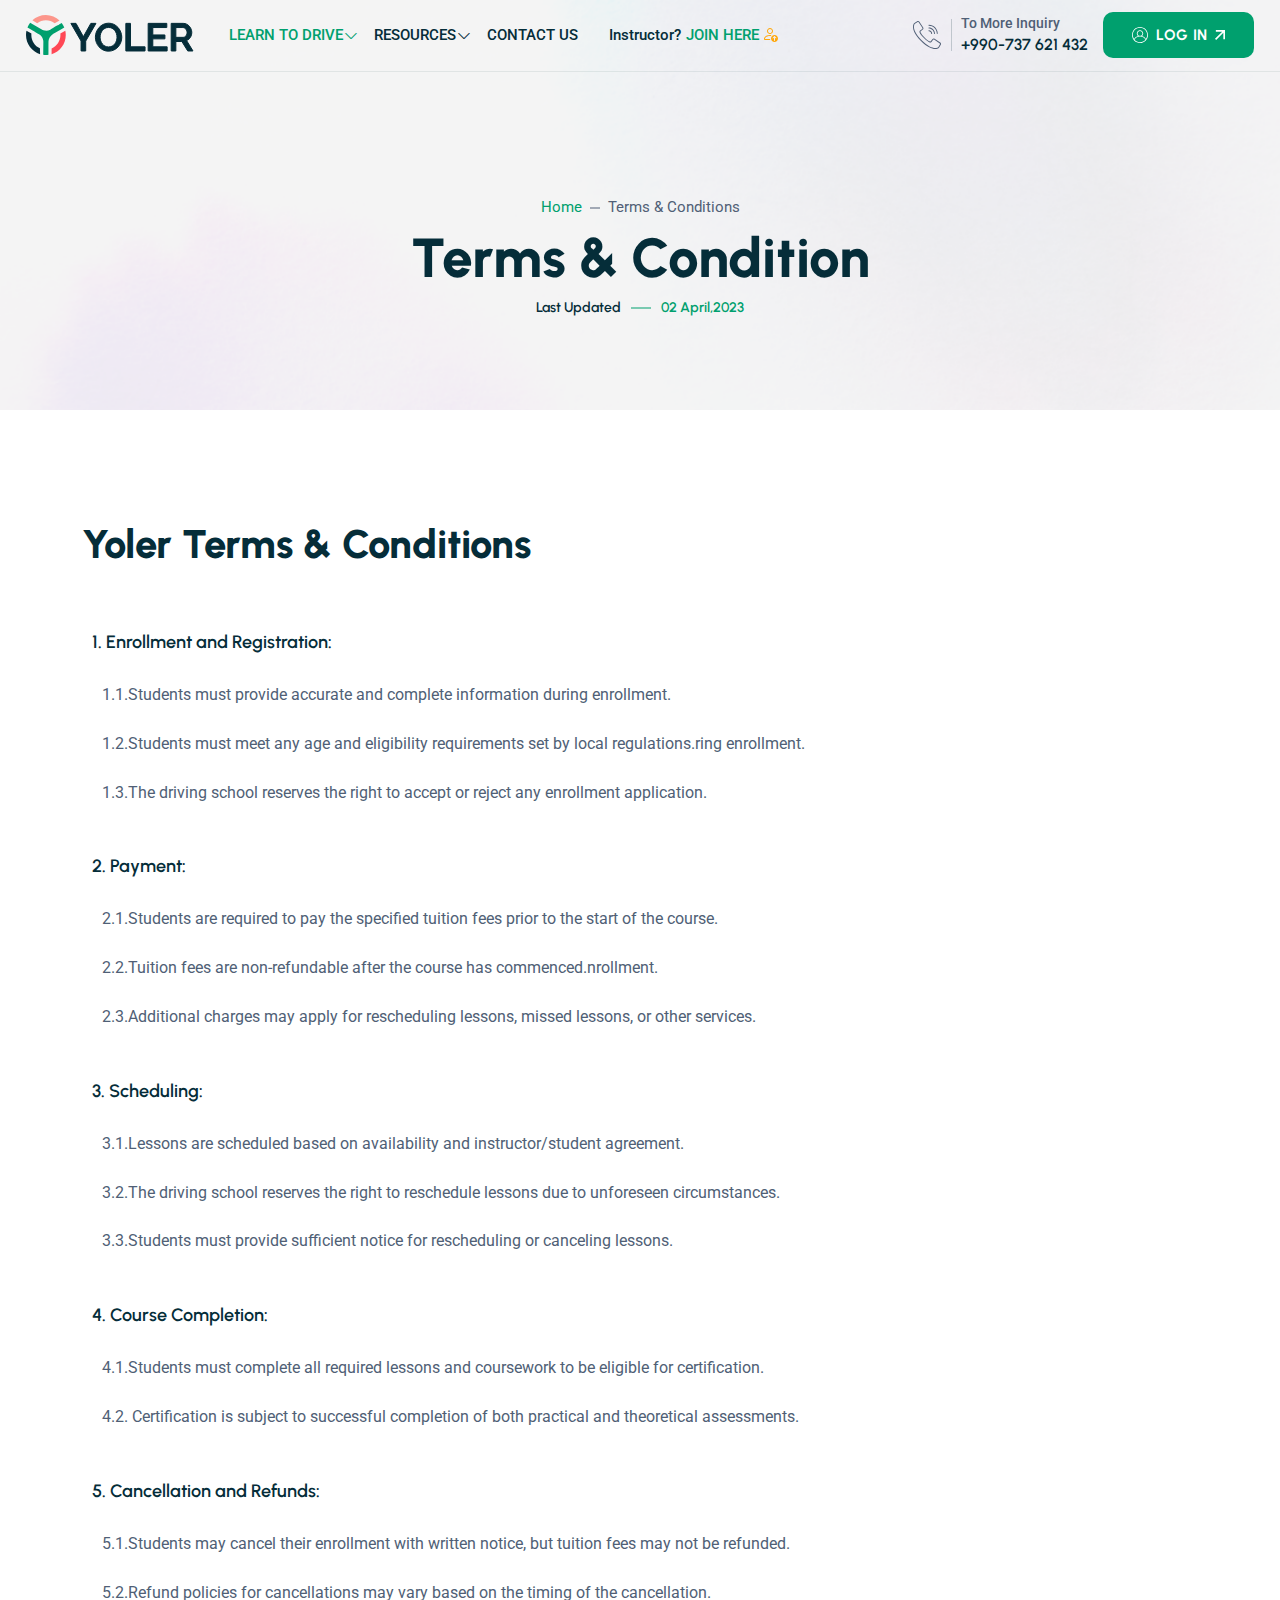
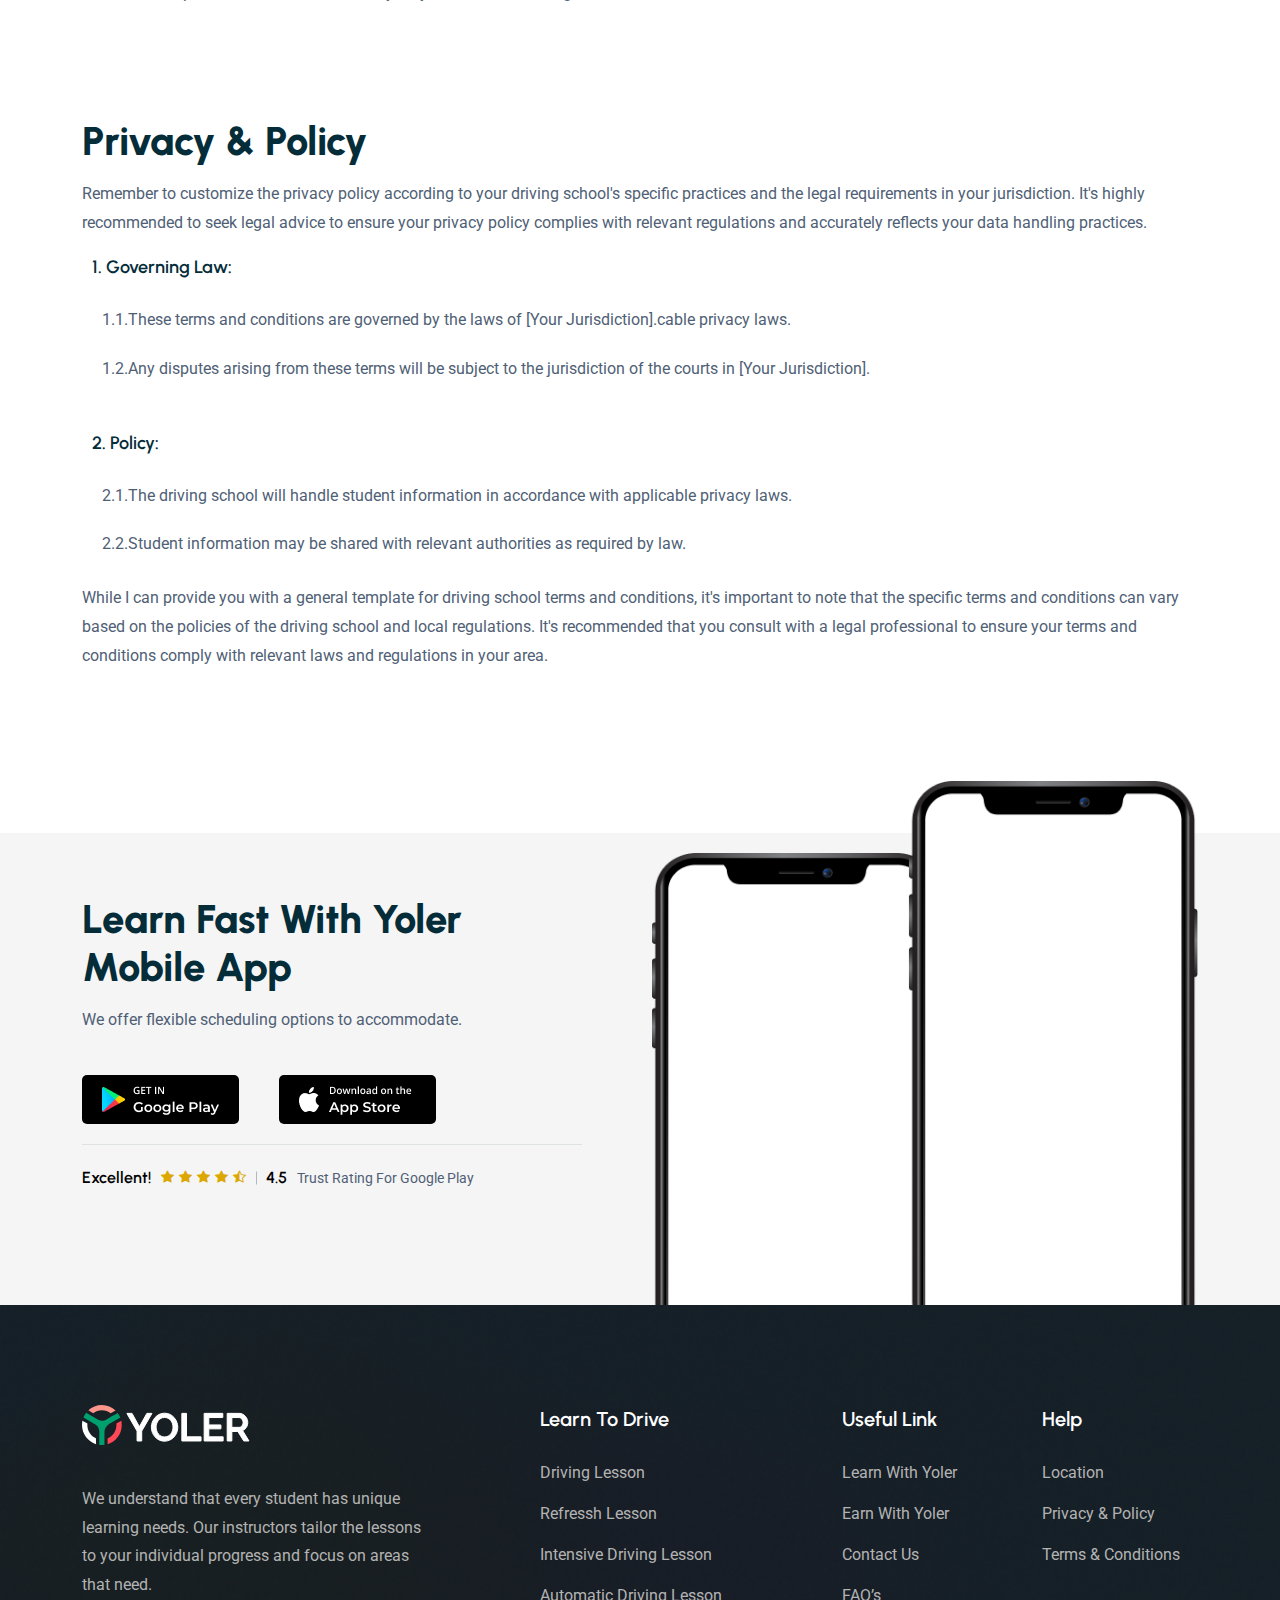
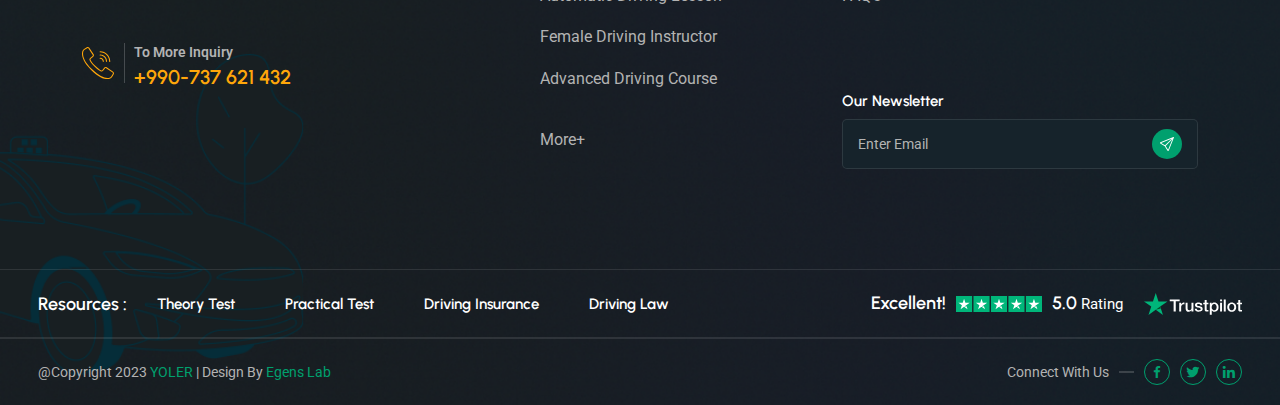
<file: terms-conditions.html>
<!DOCTYPE html>
<html lang="en">
<head>
    <meta charset="UTF-8">
    <meta name="viewport" content="width=device-width, initial-scale=1.0">
    <!-- Bootstrap CSS -->
    <link href="assets/css/bootstrap.min.css" rel="stylesheet">
    <!-- Bootstrap Icon CSS -->
    <link href="assets/css/bootstrap-icons.css" rel="stylesheet">
    <!-- Fontawesome all CSS -->
    <link href="assets/css/all.min.css" rel="stylesheet">

    <!-- Fontawesome CSS -->
    <link href="assets/css/fontawesome.min.css" rel="stylesheet">
    <!-- box icon css -->
    <link rel="stylesheet" href="assets/css/boxicons.min.css">
    <!-- slider CSS -->
    <link rel="stylesheet" href="assets/css/swiper-bundle.min.css">
    <link rel="stylesheet" href="assets/css/jquery.fancybox.min.css">
    <link rel="stylesheet" href="assets/css/twentytwenty.css">
    <!--  Style CSS  -->
    <link rel="stylesheet" href="assets/css/style.css">
    <link rel="icon" href="assets/img/sm-logo.svg" type="image/gif">
    <title>Yoler</title>
</head>
<body>
    <!-- Start header section -->
    <header class="header-area">
        <div class="nav-left">
            <div class="header-logo">
                <a href="index.html"><img alt="image" class="img-fluid" src="assets/img/header-logo.svg"></a>
            </div>
            <div class="main-menu">
                <div class="mobile-logo-area d-lg-none d-flex justify-content-between align-items-center">
                    <div class="mobile-logo-wrap">
                        <a href="index.html"><img alt="image" src="assets/img/header-logo.svg"></a>
                    </div>
                </div>
                <ul class="menu-list">
                    <li class="menu-item-has-children active">
                        <a href="#" class="drop-down">LEARN TO DRIVE</a><i class="bi bi-plus dropdown-icon"></i>
                        <ul class="sub-menu">
                            <li><a href="automatic-driving-lesson.html">Automatic Driving Lesson</a></li>
                            <li><a href="intensive-driving-lesson.html">Intensive Driving Lesson</a></li>
                            <li><a href="advanced-driving-course.html">Advanced Driving Course</a></li>
                        </ul>
                    </li>
                    <li class="menu-item-has-children">
                        <a href="#" class="drop-down">RESOURCES</a><i class="bi bi-plus dropdown-icon"></i>
                        <ul class="sub-menu">
                            <li><a href="# ">RESOURCES 1</a></li>
                            <li><a href="# ">RESOURCES 2</a></li>
                        </ul>
                    </li>
                    <li>
                        <a href="contact-us.html">CONTACT US</a>
                    </li>
                    <li>
                        <a href="#">Instructor?<span>JOIN HERE</span>
                            <svg xmlns="http://www.w3.org/2000/svg" width="14" height="14" viewBox="0 0 14 14">
                                <path
                                    d="M10.5 14C11.4283 14 12.3185 13.6313 12.9749 12.9749C13.6313 12.3185 14 11.4283 14 10.5C14 9.57174 13.6313 8.6815 12.9749 8.02513C12.3185 7.36875 11.4283 7 10.5 7C9.57174 7 8.6815 7.36875 8.02513 8.02513C7.36875 8.6815 7 9.57174 7 10.5C7 11.4283 7.36875 12.3185 8.02513 12.9749C8.6815 13.6313 9.57174 14 10.5 14ZM10.854 8.146L12.354 9.646C12.4479 9.73989 12.5006 9.86722 12.5006 10C12.5006 10.1328 12.4479 10.2601 12.354 10.354C12.2601 10.4479 12.1328 10.5006 12 10.5006C11.8672 10.5006 11.7399 10.4479 11.646 10.354L11 9.707V12.5C11 12.6326 10.9473 12.7598 10.8536 12.8536C10.7598 12.9473 10.6326 13 10.5 13C10.3674 13 10.2402 12.9473 10.1464 12.8536C10.0527 12.7598 10 12.6326 10 12.5V9.707L9.354 10.354C9.26011 10.4479 9.13278 10.5006 9 10.5006C8.86722 10.5006 8.73989 10.4479 8.646 10.354C8.55211 10.2601 8.49937 10.1328 8.49937 10C8.49937 9.86722 8.55211 9.73989 8.646 9.646L10.146 8.146C10.1924 8.09944 10.2476 8.06249 10.3084 8.03729C10.3691 8.01208 10.4342 7.99911 10.5 7.99911C10.5658 7.99911 10.6309 8.01208 10.6916 8.03729C10.7524 8.06249 10.8076 8.09944 10.854 8.146ZM9 3C9 3.79565 8.68393 4.55871 8.12132 5.12132C7.55871 5.68393 6.79565 6 6 6C5.20435 6 4.44129 5.68393 3.87868 5.12132C3.31607 4.55871 3 3.79565 3 3C3 2.20435 3.31607 1.44129 3.87868 0.87868C4.44129 0.316071 5.20435 0 6 0C6.79565 0 7.55871 0.316071 8.12132 0.87868C8.68393 1.44129 9 2.20435 9 3ZM6 5C6.53043 5 7.03914 4.78929 7.41421 4.41421C7.78929 4.03914 8 3.53043 8 3C8 2.46957 7.78929 1.96086 7.41421 1.58579C7.03914 1.21071 6.53043 1 6 1C5.46957 1 4.96086 1.21071 4.58579 1.58579C4.21071 1.96086 4 2.46957 4 3C4 3.53043 4.21071 4.03914 4.58579 4.41421C4.96086 4.78929 5.46957 5 6 5Z" />
                                <path
                                    d="M6.256 12C6.14128 11.6753 6.06444 11.3384 6.027 10.996H1C1.001 10.75 1.154 10.01 1.832 9.332C2.484 8.68 3.711 8 6 8C6.26 8 6.507 8.009 6.74 8.025C6.966 7.684 7.236 7.375 7.544 7.107C7.077 7.038 6.564 7 6 7C1 7 0 10 0 11C0 12 1 12 1 12H6.256Z" />
                            </svg>
                        </a> 
                    </li>
                </ul>
                <div class="topbar-right d-lg-none d-block">
                    <a href="login.html"class="login-btn hover-btn">
                        <svg xmlns="http://www.w3.org/2000/svg" width="16" height="16" viewBox="0 0 16 16">
                            <path fill-rule="evenodd" clip-rule="evenodd"
                                d="M14.4311 12.759C15.417 11.4291 16 9.78265 16 8C16 3.58169 12.4182 0 8 0C3.58169 0 0 3.58169 0 8C0 12.4182 3.58169 16 8 16C10.3181 16 12.4058 15.0141 13.867 13.4387C14.0673 13.2226 14.2556 12.9957 14.4311 12.759ZM13.9875 12C14.7533 10.8559 15.1999 9.48009 15.1999 8C15.1999 4.02355 11.9764 0.799983 7.99991 0.799983C4.02355 0.799983 0.799983 4.02355 0.799983 8C0.799983 9.48017 1.24658 10.8559 2.01245 12C2.97866 10.5566 4.45301 9.48194 6.17961 9.03214C5.34594 8.45444 4.79998 7.49102 4.79998 6.39995C4.79998 4.63266 6.23271 3.19993 8 3.19993C9.76729 3.19993 11.2 4.63266 11.2 6.39995C11.2 7.49093 10.654 8.45444 9.82039 9.03206C11.5469 9.48194 13.0213 10.5565 13.9875 12ZM13.4722 12.6793C12.3495 10.8331 10.3188 9.59997 8.00008 9.59997C5.68126 9.59997 3.65049 10.8331 2.52776 12.6794C3.84829 14.2222 5.80992 15.2 8 15.2C10.1901 15.2 12.1517 14.2222 13.4722 12.6793ZM8 8.79998C9.32551 8.79998 10.4 7.72554 10.4 6.39995C10.4 5.07444 9.32559 3.99992 8 3.99992C6.6744 3.99992 5.59997 5.07452 5.59997 6.40003C5.59997 7.72554 6.67449 8.79998 8 8.79998Z" />
                        </svg>
                        LOG IN
                        <svg class="arrow" xmlns="http://www.w3.org/2000/svg" width="10" height="10" viewBox="0 0 10 10">
                            <path
                                d="M8.33527 2.84003L1.1753 10L-0.000976562 8.82373L7.15816 1.66376H0.848371V0H9.99902V9.15065H8.33527V2.84003Z" />
                        </svg>
                    </a>
                </div>
                <div class="hotline-area d-lg-none d-flex">
                    <div class="icon">
                        <svg xmlns="http://www.w3.org/2000/svg" width="28" height="28" viewBox="0 0 28 28">
                            <path
                                d="M27.2653 21.5995L21.598 17.8201C20.8788 17.3443 19.9147 17.5009 19.383 18.1798L17.7322 20.3024C17.6296 20.4377 17.4816 20.5314 17.3154 20.5664C17.1492 20.6014 16.9759 20.5752 16.8275 20.4928L16.5134 20.3196C15.4725 19.7522 14.1772 19.0458 11.5675 16.4352C8.95784 13.8246 8.25001 12.5284 7.6826 11.4893L7.51042 11.1753C7.42683 11.0269 7.39968 10.8532 7.43398 10.6864C7.46827 10.5195 7.56169 10.3707 7.69704 10.2673L9.81816 8.61693C10.4968 8.08517 10.6536 7.1214 10.1784 6.40198L6.39895 0.734676C5.91192 0.00208106 4.9348 -0.21784 4.18082 0.235398L1.81096 1.65898C1.06634 2.09672 0.520053 2.80571 0.286612 3.63733C-0.56677 6.74673 0.0752209 12.1131 7.98033 20.0191C14.2687 26.307 18.9501 27.9979 22.1677 27.9979C22.9083 28.0011 23.6459 27.9048 24.3608 27.7115C25.1925 27.4783 25.9016 26.932 26.3391 26.1871L27.7641 23.8187C28.218 23.0645 27.9982 22.0868 27.2653 21.5995ZM26.9601 23.3399L25.5384 25.7098C25.2242 26.2474 24.7142 26.6427 24.1152 26.8128C21.2447 27.6009 16.2298 26.9482 8.64053 19.3589C1.0513 11.7697 0.398595 6.75515 1.18669 3.88421C1.35709 3.28446 1.75283 2.77385 2.2911 2.45921L4.66096 1.03749C4.98811 0.840645 5.41221 0.93606 5.62354 1.25397L7.67659 4.3363L9.39976 6.92078C9.60612 7.23283 9.53831 7.65108 9.24392 7.88199L7.1223 9.53232C6.47665 10.026 6.29227 10.9193 6.68979 11.6283L6.85826 11.9344C7.45459 13.0281 8.19599 14.3887 10.9027 17.095C13.6095 19.8012 14.9696 20.5427 16.0628 21.139L16.3694 21.3079C17.0783 21.7053 17.9716 21.521 18.4653 20.8753L20.1157 18.7537C20.3466 18.4595 20.7647 18.3918 21.0769 18.5979L26.7437 22.3773C27.0618 22.5885 27.1572 23.0128 26.9601 23.3399ZM15.8658 4.66809C20.2446 4.67296 23.7931 8.22149 23.798 12.6003C23.798 12.858 24.0069 13.0669 24.2646 13.0669C24.5223 13.0669 24.7312 12.858 24.7312 12.6003C24.7257 7.7063 20.7598 3.74029 15.8658 3.73494C15.6081 3.73494 15.3992 3.94381 15.3992 4.20151C15.3992 4.45922 15.6081 4.66809 15.8658 4.66809Z" />
                            <path
                                d="M15.8658 7.46749C18.6991 7.47083 20.9951 9.76681 20.9984 12.6001C20.9984 12.7238 21.0476 12.8425 21.1351 12.93C21.2226 13.0175 21.3412 13.0667 21.465 13.0667C21.5887 13.0667 21.7074 13.0175 21.7949 12.93C21.8824 12.8425 21.9316 12.7238 21.9316 12.6001C21.9277 9.25163 19.2142 6.53816 15.8658 6.53433C15.6081 6.53433 15.3992 6.74321 15.3992 7.00091C15.3992 7.25862 15.6081 7.46749 15.8658 7.46749Z" />
                            <path
                                d="M15.8658 10.2671C17.1536 10.2686 18.1972 11.3122 18.1988 12.6001C18.1988 12.7238 18.248 12.8425 18.3355 12.93C18.423 13.0175 18.5417 13.0667 18.6654 13.0667C18.7891 13.0667 18.9078 13.0175 18.9953 12.93C19.0828 12.8425 19.132 12.7238 19.132 12.6001C19.1299 10.7971 17.6688 9.33595 15.8658 9.33392C15.6081 9.33392 15.3992 9.5428 15.3992 9.8005C15.3992 10.0582 15.6081 10.2671 15.8658 10.2671Z" />
                        </svg>
                    </div>
                    <div class="content">
                        <span>To More Inquiry</span>
                        <h6><a href="tel:+990737621432">+990-737 621 432</a></h6>
                    </div>
                </div>
            </div> 
        </div>
        <div class="nav-right d-flex jsutify-content-end align-items-center">
            <!-- Button trigger modal -->
            <ul>
                <li class="d-xl-flex d-none">
                    <div class="hotline-area">
                        <div class="icon">
                            <svg xmlns="http://www.w3.org/2000/svg" width="28" height="28" viewBox="0 0 28 28">
                                <path
                                    d="M27.2653 21.5995L21.598 17.8201C20.8788 17.3443 19.9147 17.5009 19.383 18.1798L17.7322 20.3024C17.6296 20.4377 17.4816 20.5314 17.3154 20.5664C17.1492 20.6014 16.9759 20.5752 16.8275 20.4928L16.5134 20.3196C15.4725 19.7522 14.1772 19.0458 11.5675 16.4352C8.95784 13.8246 8.25001 12.5284 7.6826 11.4893L7.51042 11.1753C7.42683 11.0269 7.39968 10.8532 7.43398 10.6864C7.46827 10.5195 7.56169 10.3707 7.69704 10.2673L9.81816 8.61693C10.4968 8.08517 10.6536 7.1214 10.1784 6.40198L6.39895 0.734676C5.91192 0.00208106 4.9348 -0.21784 4.18082 0.235398L1.81096 1.65898C1.06634 2.09672 0.520053 2.80571 0.286612 3.63733C-0.56677 6.74673 0.0752209 12.1131 7.98033 20.0191C14.2687 26.307 18.9501 27.9979 22.1677 27.9979C22.9083 28.0011 23.6459 27.9048 24.3608 27.7115C25.1925 27.4783 25.9016 26.932 26.3391 26.1871L27.7641 23.8187C28.218 23.0645 27.9982 22.0868 27.2653 21.5995ZM26.9601 23.3399L25.5384 25.7098C25.2242 26.2474 24.7142 26.6427 24.1152 26.8128C21.2447 27.6009 16.2298 26.9482 8.64053 19.3589C1.0513 11.7697 0.398595 6.75515 1.18669 3.88421C1.35709 3.28446 1.75283 2.77385 2.2911 2.45921L4.66096 1.03749C4.98811 0.840645 5.41221 0.93606 5.62354 1.25397L7.67659 4.3363L9.39976 6.92078C9.60612 7.23283 9.53831 7.65108 9.24392 7.88199L7.1223 9.53232C6.47665 10.026 6.29227 10.9193 6.68979 11.6283L6.85826 11.9344C7.45459 13.0281 8.19599 14.3887 10.9027 17.095C13.6095 19.8012 14.9696 20.5427 16.0628 21.139L16.3694 21.3079C17.0783 21.7053 17.9716 21.521 18.4653 20.8753L20.1157 18.7537C20.3466 18.4595 20.7647 18.3918 21.0769 18.5979L26.7437 22.3773C27.0618 22.5885 27.1572 23.0128 26.9601 23.3399ZM15.8658 4.66809C20.2446 4.67296 23.7931 8.22149 23.798 12.6003C23.798 12.858 24.0069 13.0669 24.2646 13.0669C24.5223 13.0669 24.7312 12.858 24.7312 12.6003C24.7257 7.7063 20.7598 3.74029 15.8658 3.73494C15.6081 3.73494 15.3992 3.94381 15.3992 4.20151C15.3992 4.45922 15.6081 4.66809 15.8658 4.66809Z" />
                                <path
                                    d="M15.8658 7.46749C18.6991 7.47083 20.9951 9.76681 20.9984 12.6001C20.9984 12.7238 21.0476 12.8425 21.1351 12.93C21.2226 13.0175 21.3412 13.0667 21.465 13.0667C21.5887 13.0667 21.7074 13.0175 21.7949 12.93C21.8824 12.8425 21.9316 12.7238 21.9316 12.6001C21.9277 9.25163 19.2142 6.53816 15.8658 6.53433C15.6081 6.53433 15.3992 6.74321 15.3992 7.00091C15.3992 7.25862 15.6081 7.46749 15.8658 7.46749Z" />
                                <path
                                    d="M15.8658 10.2671C17.1536 10.2686 18.1972 11.3122 18.1988 12.6001C18.1988 12.7238 18.248 12.8425 18.3355 12.93C18.423 13.0175 18.5417 13.0667 18.6654 13.0667C18.7891 13.0667 18.9078 13.0175 18.9953 12.93C19.0828 12.8425 19.132 12.7238 19.132 12.6001C19.1299 10.7971 17.6688 9.33595 15.8658 9.33392C15.6081 9.33392 15.3992 9.5428 15.3992 9.8005C15.3992 10.0582 15.6081 10.2671 15.8658 10.2671Z" />
                            </svg>
                        </div>
                        <div class="content">
                            <span>To More Inquiry</span>
                            <h6><a href="tel:+990737621432">+990-737 621 432</a></h6>
                        </div>
                    </div>
                </li>
                <li class="d-lg-flex d-none">
                    <a href="login.html"class="login-btn hover-btn">
                        <svg xmlns="http://www.w3.org/2000/svg" width="16" height="16" viewBox="0 0 16 16">
                            <path fill-rule="evenodd" clip-rule="evenodd"
                                d="M14.4311 12.759C15.417 11.4291 16 9.78265 16 8C16 3.58169 12.4182 0 8 0C3.58169 0 0 3.58169 0 8C0 12.4182 3.58169 16 8 16C10.3181 16 12.4058 15.0141 13.867 13.4387C14.0673 13.2226 14.2556 12.9957 14.4311 12.759ZM13.9875 12C14.7533 10.8559 15.1999 9.48009 15.1999 8C15.1999 4.02355 11.9764 0.799983 7.99991 0.799983C4.02355 0.799983 0.799983 4.02355 0.799983 8C0.799983 9.48017 1.24658 10.8559 2.01245 12C2.97866 10.5566 4.45301 9.48194 6.17961 9.03214C5.34594 8.45444 4.79998 7.49102 4.79998 6.39995C4.79998 4.63266 6.23271 3.19993 8 3.19993C9.76729 3.19993 11.2 4.63266 11.2 6.39995C11.2 7.49093 10.654 8.45444 9.82039 9.03206C11.5469 9.48194 13.0213 10.5565 13.9875 12ZM13.4722 12.6793C12.3495 10.8331 10.3188 9.59997 8.00008 9.59997C5.68126 9.59997 3.65049 10.8331 2.52776 12.6794C3.84829 14.2222 5.80992 15.2 8 15.2C10.1901 15.2 12.1517 14.2222 13.4722 12.6793ZM8 8.79998C9.32551 8.79998 10.4 7.72554 10.4 6.39995C10.4 5.07444 9.32559 3.99992 8 3.99992C6.6744 3.99992 5.59997 5.07452 5.59997 6.40003C5.59997 7.72554 6.67449 8.79998 8 8.79998Z" />
                        </svg>
                        LOG IN
                        <svg class="arrow" xmlns="http://www.w3.org/2000/svg" width="10" height="10" viewBox="0 0 10 10">
                            <path
                                d="M8.33527 2.84003L1.1753 10L-0.000976562 8.82373L7.15816 1.66376H0.848371V0H9.99902V9.15065H8.33527V2.84003Z" />
                        </svg>
                    </a>
                </li>
            </ul>
            <div class="sidebar-button mobile-menu-btn ">
                <span></span>
            </div>
        </div>
    </header>
    <!-- End header section -->

    <!-- Start Banner section -->
    <div class="inner-page-banner style-2 mb-110">
        <div class="container">
            <div class="row">
                <div class="col-lg-12">
                    <div class="banner-content two">
                        <ul class="breadcrumb-list">
                            <li><a href="index.html">Home</a></li>
                            <li>Terms & Conditions</li>
                        </ul>
                         <h1>Terms & Condition</h1>
                         <ul class="update-date">
                            <li>Last Updated</li>
                            <li>02 April,2023</li>
                         </ul>
                    </div>
                </div>
            </div>
        </div>
    </div>
    <!-- End Banner section -->
 
    <!-- Start Terms & Condition section -->
    <div class="terms-conditions-section mb-110">
        <div class="container">
            <div class="section-title">
                <h2>Yoler Terms & Conditions</h2>
            </div>
            <div class="terms-conditions-list">
                <ul>
                    <li>
                        Enrollment and Registration:
                        <ul class="sub-list">
                            <li>Students must provide accurate and complete information during enrollment.</li>
                            <li>Students must meet any age and eligibility requirements set by local regulations.ring enrollment. </li>
                            <li>The driving school reserves the right to accept or reject any enrollment application.</li>
                        </ul>
                    </li>
                    <li>
                        Payment:
                        <ul class="sub-list">
                            <li>Students are required to pay the specified tuition fees prior to the start of the course.</li>
                            <li>Tuition fees are non-refundable after the course has commenced.nrollment. </li>
                            <li>Additional charges may apply for rescheduling lessons, missed lessons, or other services.</li>
                        </ul>
                    </li>
                    <li>
                        Scheduling:
                        <ul class="sub-list">
                            <li>Lessons are scheduled based on availability and instructor/student agreement.</li>
                            <li>The driving school reserves the right to reschedule lessons due to unforeseen circumstances.</li>
                            <li>Students must provide sufficient notice for rescheduling or canceling lessons.</li>
                        </ul>
                    </li>
                    <li>
                        Course Completion:
                        <ul class="sub-list">
                            <li>Students must complete all required lessons and coursework to be eligible for certification.</li>
                            <li> Certification is subject to successful completion of both practical and theoretical assessments.</li>
                        </ul>
                    </li>
                    <li>
                        Cancellation and Refunds:
                        <ul class="sub-list">
                            <li>Students may cancel their enrollment with written notice, but tuition fees may not be refunded.</li>
                            <li>Refund policies for cancellations may vary based on the timing of the cancellation. </li>
                        </ul>
                    </li>
                </ul>
            </div>
        </div>
    </div>
    <!-- End Terms & Condition section -->

    <!-- Start Privacy & Policy section -->
    <div class="terms-conditions-section privacy-policy mb-110"> 
        <div class="container">
            <div class="section-title">
                <h2>Privacy & Policy</h2>
                <p>Remember to customize the privacy policy according to your driving school's specific practices and the legal requirements in your jurisdiction. It's highly recommended to seek legal advice to ensure your privacy policy complies with relevant regulations and accurately reflects your data handling practices.</p>
            </div>
            <div class="terms-conditions-list">
                <ul>
                    <li>
                        Governing Law:
                        <ul class="sub-list">
                            <li>These terms and conditions are governed by the laws of [Your Jurisdiction].cable privacy laws.</li>
                            <li>Any disputes arising from these terms will be subject to the jurisdiction of the courts in [Your Jurisdiction].</li>
                        </ul>
                    </li>
                    <li>
                        Policy: 
                        <ul class="sub-list">
                            <li>The driving school will handle student information in accordance with applicable privacy laws.</li>
                            <li>Student information may be shared with relevant authorities as required by law.</li>
                        </ul>
                    </li>
                </ul>
            </div>
            <p>While I can provide you with a general template for driving school terms and conditions, it's important to note that the specific terms and conditions can vary based on the policies of the driving school and local regulations. It's recommended that you consult with a legal professional to ensure your terms and conditions comply with relevant laws and regulations in your area.</p>
        </div>
    </div>
    <!-- End Privacy & Policy section -->

    <!-- Start Yoler Mobile App section -->
    <div class="yoler-mobile-app-section">
        <div class="container">
            <div class="row">
                <div class="col-lg-6 d-flex align-items-center">
                    <div class="yoler-mobile-app-content">
                        <div class="section-title">
                            <h2>Learn Fast With Yoler Mobile App</h2>
                            <p>We offer flexible scheduling options to accommodate.</p>
                        </div>
                        <ul class="app-stores">
                            <li>
                                <a href="#">
                                    <img src="assets/img/inner-page/google-play.png" alt="">
                                </a>
                            </li>
                            <li>
                                <a href="#">
                                    <img src="assets/img/inner-page/app-store.png" alt="">
                                </a>
                            </li>
                        </ul>
                        <div class="rating-area">
                            <div class="rating-star">
                                <strong>Excellent!</strong>
                                <div class="star">
                                    <i class="bi bi-star-fill"></i>
                                    <i class="bi bi-star-fill"></i>
                                    <i class="bi bi-star-fill"></i>
                                    <i class="bi bi-star-fill"></i>
                                    <i class="bi bi-star-half"></i>
                                </div>
                            </div>
                            <div class="content">
                                <strong>4.5</strong>
                                <p>Trust Rating For Google Play</p>
                            </div>
                        </div>
                    </div>
                </div>
                <div class="col-lg-6">
                    <div class="yoler-mobile-app-img">
                        <img src="assets/img/inner-page/yoler-mobile-app-img.png" alt="">
                    </div>
                </div>
            </div>
        </div>
    </div>
    <!-- End Yoler Mobile App section -->
    
    <!-- Start Latest Insight section -->
    <footer class="footer-section">
        <div class="container">
            <div class="footer-top">
                <div class="row g-lg-4 gy-5 justify-content-center">
                    <div class="col-lg-4 col-md-6">
                        <div class="footer-widget">
                            <div class="footer-logo mb-40">
                                <a href="index.html">
                                    <img src="assets/img/footer-logo.svg" alt="">
                                </a>
                            </div>
                            <p>We understand that every student has unique learning needs. Our instructors tailor the lessons to your individual progress and focus on areas that need. </p>
                            <div class="hotline-area">
                                <div class="icon">
                                    <svg xmlns="http://www.w3.org/2000/svg" width="32" height="32" viewBox="0 0 32 32">
                                        <path
                                            d="M31.1603 24.6852L24.6834 20.3658C23.8615 19.8221 22.7597 20.001 22.152 20.7769L20.2654 23.2027C20.1481 23.3573 19.9789 23.4645 19.789 23.5045C19.599 23.5444 19.4011 23.5145 19.2314 23.4203L18.8725 23.2224C17.6828 22.574 16.2025 21.7667 13.22 18.7831C10.2375 15.7995 9.42859 14.3181 8.78012 13.1306L8.58333 12.7717C8.48781 12.6021 8.45678 12.4037 8.49597 12.213C8.53516 12.0223 8.64193 11.8522 8.79662 11.734L11.2208 9.84792C11.9964 9.2402 12.1756 8.13874 11.6324 7.31655L7.31309 0.83963C6.75648 0.00237835 5.63977 -0.24896 4.77809 0.269026L2.06967 1.89597C1.21867 2.39626 0.594346 3.20652 0.327557 4.15695C-0.647737 7.71055 0.0859667 13.8435 9.12038 22.879C16.3071 30.0651 21.6572 31.9977 25.3345 31.9977C26.1809 32.0013 27.0239 31.8912 27.8409 31.6703C28.7915 31.4038 29.6018 30.7794 30.1018 29.9281L31.7304 27.2214C32.2491 26.3595 31.9979 25.2421 31.1603 24.6852ZM30.8115 26.6742L29.1867 29.3826C28.8277 29.997 28.2449 30.4488 27.5603 30.6432C24.2797 31.5439 18.5483 30.7979 9.87489 22.1245C1.20149 13.4511 0.455537 7.72017 1.35622 4.4391C1.55097 3.75367 2.00324 3.17011 2.61841 2.81053L5.32682 1.1857C5.7007 0.960737 6.18538 1.06978 6.4269 1.4331L8.77324 4.95577L10.7426 7.90946C10.9784 8.26609 10.9009 8.74409 10.5645 9.00799L8.13978 10.8941C7.40188 11.4583 7.19117 12.4792 7.64547 13.2895L7.83801 13.6393C8.51953 14.8892 9.36684 16.4442 12.4603 19.5371C15.5537 22.63 17.1081 23.4773 18.3575 24.1588L18.7078 24.3518C19.518 24.8061 20.539 24.5954 21.1032 23.8575L22.9893 21.4328C23.2533 21.0966 23.7311 21.0191 24.0879 21.2547L30.5642 25.5741C30.9278 25.8154 31.0368 26.3004 30.8115 26.6742ZM18.1324 5.33496C23.1367 5.34053 27.1921 9.39599 27.1977 14.4003C27.1977 14.6948 27.4364 14.9335 27.7309 14.9335C28.0255 14.9335 28.2642 14.6948 28.2642 14.4003C28.258 8.8072 23.7255 4.27462 18.1324 4.2685C17.8378 4.2685 17.5991 4.50721 17.5991 4.80173C17.5991 5.09625 17.8378 5.33496 18.1324 5.33496Z" />
                                        <path
                                            d="M18.1323 8.53424C21.3703 8.53805 23.9943 11.162 23.9981 14.4001C23.9981 14.5415 24.0543 14.6771 24.1543 14.7771C24.2543 14.8771 24.3899 14.9333 24.5313 14.9333C24.6728 14.9333 24.8084 14.8771 24.9084 14.7771C25.0084 14.6771 25.0646 14.5415 25.0646 14.4001C25.0601 10.5733 21.959 7.47215 18.1323 7.46777C17.8378 7.46777 17.5991 7.70649 17.5991 8.00101C17.5991 8.29553 17.8378 8.53424 18.1323 8.53424Z" />
                                        <path
                                            d="M18.1323 11.7344C19.6041 11.7362 20.7968 12.9289 20.7986 14.4007C20.7986 14.5422 20.8548 14.6778 20.9548 14.7778C21.0548 14.8778 21.1904 14.934 21.3318 14.934C21.4732 14.934 21.6089 14.8778 21.7089 14.7778C21.8089 14.6778 21.8651 14.5422 21.8651 14.4007C21.8627 12.3402 20.1929 10.6703 18.1323 10.668C17.8378 10.668 17.5991 10.9067 17.5991 11.2012C17.5991 11.4957 17.8378 11.7344 18.1323 11.7344Z" />
                                    </svg>
                                </div>
                                <div class="content">
                                    <span>To More Inquiry</span>
                                    <h6><a href="tel:+990737621432">+990-737 621 432</a></h6>
                                </div>
                            </div>
                        </div>
                    </div>
                    <div class="col-lg-4 col-md-6 d-flex justify-content-lg-center justify-content-md-end">
                        <div class="footer-widget">
                            <div class="widget-title">
                                <h5>Learn To Drive</h5>
                            </div>
                            <ul class="widget-list">
                                <li>
                                    <a href="#">
                                        Driving Lesson
                                        <svg xmlns="http://www.w3.org/2000/svg" width="8" height="8" viewBox="0 0 8 8">
                                            <path d="M6.669 2.27202L0.94102 8L0 7.05898L5.72731 1.331H0.679478V0H8V7.32052H6.669V2.27202Z" />
                                        </svg>
                                    </a>
                                </li>
                                <li>
                                    <a href="#">
                                        Refressh Lesson
                                        <svg xmlns="http://www.w3.org/2000/svg" width="8" height="8" viewBox="0 0 8 8">
                                            <path d="M6.669 2.27202L0.94102 8L0 7.05898L5.72731 1.331H0.679478V0H8V7.32052H6.669V2.27202Z" />
                                        </svg>
                                    </a>
                                </li>
                                <li>
                                    <a href="intensive-driving-lesson.html">
                                        Intensive Driving Lesson
                                        <svg xmlns="http://www.w3.org/2000/svg" width="8" height="8" viewBox="0 0 8 8">
                                            <path d="M6.669 2.27202L0.94102 8L0 7.05898L5.72731 1.331H0.679478V0H8V7.32052H6.669V2.27202Z" />
                                        </svg>
                                    </a>
                                </li>
                                <li>
                                    <a href="automatic-driving-lesson.html">
                                        Automatic Driving Lesson
                                        <svg xmlns="http://www.w3.org/2000/svg" width="8" height="8" viewBox="0 0 8 8">
                                            <path d="M6.669 2.27202L0.94102 8L0 7.05898L5.72731 1.331H0.679478V0H8V7.32052H6.669V2.27202Z" />
                                        </svg>
                                    </a>
                                </li>
                                <li>
                                    <a href="#">
                                        Female Driving Instructor
                                        <svg xmlns="http://www.w3.org/2000/svg" width="8" height="8" viewBox="0 0 8 8">
                                            <path d="M6.669 2.27202L0.94102 8L0 7.05898L5.72731 1.331H0.679478V0H8V7.32052H6.669V2.27202Z" />
                                        </svg>
                                    </a>
                                </li>
                                <li>
                                    <a href="advanced-driving-course.html">
                                        Advanced Driving Course
                                        <svg xmlns="http://www.w3.org/2000/svg" width="8" height="8" viewBox="0 0 8 8">
                                            <path d="M6.669 2.27202L0.94102 8L0 7.05898L5.72731 1.331H0.679478V0H8V7.32052H6.669V2.27202Z" />
                                        </svg>
                                    </a>
                                </li>
                                <li class="more">
                                    <a href="#">
                                        More+
                                    </a>
                                </li>
                            </ul>
                        </div>
                    </div>
                    <div class="col-lg-4 col-md-12">
                        <div class="row g-lg-4 gy-5 justify-content-center">
                            <div class="col-lg-6 col-md-3 d-flex justify-content-lg-start">
                                <div class="footer-widget">
                                    <div class="widget-title">
                                        <h5>Useful Link</h5>
                                    </div>
                                    <ul class="widget-list">
                                        <li>
                                            <a href="#">
                                                Learn With Yoler
                                                <svg xmlns="http://www.w3.org/2000/svg" width="8" height="8" viewBox="0 0 8 8">
                                                    <path d="M6.669 2.27202L0.94102 8L0 7.05898L5.72731 1.331H0.679478V0H8V7.32052H6.669V2.27202Z" />
                                                </svg>
                                            </a>
                                        </li>
                                        <li>
                                            <a href="#">
                                                Earn With Yoler
                                                <svg xmlns="http://www.w3.org/2000/svg" width="8" height="8" viewBox="0 0 8 8">
                                                    <path d="M6.669 2.27202L0.94102 8L0 7.05898L5.72731 1.331H0.679478V0H8V7.32052H6.669V2.27202Z" />
                                                </svg>
                                            </a>
                                        </li>
                                        <li>
                                            <a href="contact-us.html">
                                                Contact Us
                                                <svg xmlns="http://www.w3.org/2000/svg" width="8" height="8" viewBox="0 0 8 8">
                                                    <path d="M6.669 2.27202L0.94102 8L0 7.05898L5.72731 1.331H0.679478V0H8V7.32052H6.669V2.27202Z" />
                                                </svg>
                                            </a>
                                        </li>
                                        <li>
                                            <a href="faq.html">
                                                FAQ’s
                                                <svg xmlns="http://www.w3.org/2000/svg" width="8" height="8" viewBox="0 0 8 8">
                                                    <path d="M6.669 2.27202L0.94102 8L0 7.05898L5.72731 1.331H0.679478V0H8V7.32052H6.669V2.27202Z" />
                                                </svg>
                                            </a>
                                        </li>
                                    </ul>
                                </div>
                            </div>
                            <div class="col-lg-6 col-md-4 d-flex justify-content-lg-end">
                                <div class="footer-widget">
                                    <div class="widget-title">
                                        <h5>Help</h5>
                                    </div>
                                    <ul class="widget-list">
                                        <li>
                                            <a href="#">
                                                Location
                                                <svg xmlns="http://www.w3.org/2000/svg" width="8" height="8" viewBox="0 0 8 8">
                                                    <path d="M6.669 2.27202L0.94102 8L0 7.05898L5.72731 1.331H0.679478V0H8V7.32052H6.669V2.27202Z" />
                                                </svg>
                                            </a>
                                        </li>
                                        <li>
                                            <a href="#">
                                                Privacy & Policy
                                                <svg xmlns="http://www.w3.org/2000/svg" width="8" height="8" viewBox="0 0 8 8">
                                                    <path d="M6.669 2.27202L0.94102 8L0 7.05898L5.72731 1.331H0.679478V0H8V7.32052H6.669V2.27202Z" />
                                                </svg>
                                            </a>
                                        </li>
                                        <li>
                                            <a href="terms-conditions.html">
                                                Terms & Conditions
                                                <svg xmlns="http://www.w3.org/2000/svg" width="8" height="8" viewBox="0 0 8 8">
                                                    <path d="M6.669 2.27202L0.94102 8L0 7.05898L5.72731 1.331H0.679478V0H8V7.32052H6.669V2.27202Z" />
                                                </svg>
                                            </a>
                                        </li>
                                    </ul>
                                </div>
                            </div>
                            <div class="col-lg-12 col-md-5">
                                <div class="newsletter-area">
                                    <form>
                                        <div class="form-inner">
                                            <label>Our Newsletter</label>
                                            <div class="input-area">
                                                <input type="email" placeholder="Enter Email">
                                                <button type="submit">
                                                    <svg xmlns="http://www.w3.org/2000/svg" width="14" height="14" viewBox="0 0 14 14">
                                                        <path
                                                            d="M13.8697 0.129409C13.9314 0.191213 13.9736 0.269783 13.991 0.355362C14.0085 0.44094 14.0004 0.529754 13.9678 0.610771L8.78063 13.5781C8.73492 13.6923 8.65859 13.7917 8.56003 13.8653C8.46148 13.9389 8.34453 13.9839 8.22206 13.9954C8.09958 14.0068 7.97633 13.9842 7.86586 13.9301C7.75539 13.876 7.66199 13.7924 7.59594 13.6887L4.76304 9.23607L0.310438 6.40316C0.206426 6.33718 0.122663 6.24375 0.0683925 6.13318C0.0141218 6.02261 -0.00854707 5.89919 0.00288719 5.77655C0.0143215 5.65391 0.0594144 5.53681 0.13319 5.43817C0.206966 5.33954 0.306557 5.2632 0.420973 5.21759L13.3883 0.0322452C13.4694 -0.000369522 13.5582 -0.00846329 13.6437 0.00896931C13.7293 0.0264019 13.8079 0.0685926 13.8697 0.1303V0.129409ZM5.65267 8.97578L8.11385 12.8427L12.3329 2.29554L5.65267 8.97578ZM11.7027 1.66531L1.1555 5.88436L5.02333 8.34466L11.7027 1.66531Z" />
                                                    </svg>
                                                </button>
                                            </div>
                                        </div>
                                    </form>
                                </div>
                            </div>
                        </div>
                    </div>
                </div>
            </div>
        </div>
        <div class="container-fluid p-0">
            <div class="footer-center">
                <div class="resources-area">
                    <h6>Resources :</h6>
                    <ul class="resources-list">
                        <li>
                            <a href="#">Theory Test</a>
                        </li>
                        <li>
                            <a href="#">Practical Test</a>
                        </li>
                        <li>
                            <a href="#">Driving Insurance</a>
                        </li>
                        <li>
                            <a href="#">Driving Law</a>
                        </li>
                    </ul>
                </div>
                <div class="trustpilot-review">
                    <strong>Excellent!</strong>
                    <img src="assets/img/icon/trustpilot-star.svg" alt="">
                    <p><strong>5.0</strong> Rating</p>
                    <img src="assets/img/icon/trustpilot-logo2.svg" alt="">
                </div>
            </div>
            <div class="footer-btm">
                <div class="copyright-area">
                    <p>@Copyright 2023 <a href="#">YOLER</a> | Design By <a href="#">Egens Lab</a></p>
                </div>
                <div class="social-area">
                    <h6>Connect With Us</h6>
                    <ul>
                        <li><a href="https://www.facebook.com/"><i class="bx bxl-facebook"></i></a></li>
                        <li><a href="https://twitter.com/"><i class="bx bxl-twitter"></i></a></li>
                        <li><a href="https://www.linkedin.com/"><i class="bx bxl-linkedin"></i></a></li>
                    </ul>
                </div>
            </div>
        </div>
    </footer>
    <!-- End Latest Insight section -->


<!--  Main jQuery  -->
<script src="assets/js/jquery-3.6.0.min.js"></script>
<!-- Popper and Bootstrap JS -->
<script src="assets/js/popper.min.js"></script>
<script src="assets/js/bootstrap.min.js"></script>
<!-- Swiper slider JS -->
<script src="assets/js/swiper-bundle.min.js"></script>
<script src="assets/js/jquery.twentytwenty.js"></script>
<script src="assets/js/jquery.fancybox.min.js"></script>
<script src="assets/js/jquery.event.move.js"></script>
<!-- main js  -->
<script src="assets/js/main.js"></script>
</body>
</html>
</file>
<file: assets/css/twentytwenty.css>
.twentytwenty-horizontal .twentytwenty-handle:before, .twentytwenty-horizontal .twentytwenty-handle:after, .twentytwenty-vertical .twentytwenty-handle:before, .twentytwenty-vertical .twentytwenty-handle:after {
  content: " ";
  display: block;
  background: white;
  position: absolute;
  z-index: 30;
  -webkit-box-shadow: 0px 0px 12px rgba(51, 51, 51, 0.5);
  -moz-box-shadow: 0px 0px 12px rgba(51, 51, 51, 0.5);
  box-shadow: 0px 0px 12px rgba(51, 51, 51, 0.5); }

.twentytwenty-horizontal .twentytwenty-handle:before, .twentytwenty-horizontal .twentytwenty-handle:after {
  width: 3px;
  height: 9999px;
  left: 50%;
  margin-left: -1.5px; }

.twentytwenty-vertical .twentytwenty-handle:before, .twentytwenty-vertical .twentytwenty-handle:after {
  width: 9999px;
  height: 3px;
  top: 50%;
  margin-top: -1.5px; }

.twentytwenty-before-label, .twentytwenty-after-label, .twentytwenty-overlay {
  position: absolute;
  top: 0;
  width: 100%;
  height: 100%; }

.twentytwenty-before-label, .twentytwenty-after-label, .twentytwenty-overlay {
  -webkit-transition-duration: 0.5s;
  -moz-transition-duration: 0.5s;
  transition-duration: 0.5s; }

.twentytwenty-before-label, .twentytwenty-after-label {
  -webkit-transition-property: opacity;
  -moz-transition-property: opacity;
  transition-property: opacity; }

.twentytwenty-before-label:before, .twentytwenty-after-label:before {
  color: white;
  font-size: 13px;
  letter-spacing: 0.1em; }

.twentytwenty-before-label:before, .twentytwenty-after-label:before {
  position: absolute;
  background: rgba(255, 255, 255, 0.2);
  line-height: 38px;
  padding: 0 20px;
  -webkit-border-radius: 2px;
  -moz-border-radius: 2px;
  border-radius: 2px; }

.twentytwenty-horizontal .twentytwenty-before-label:before, .twentytwenty-horizontal .twentytwenty-after-label:before {
  top: 50%;
  margin-top: -19px; }

.twentytwenty-vertical .twentytwenty-before-label:before, .twentytwenty-vertical .twentytwenty-after-label:before {
  left: 50%;
  margin-left: -45px;
  text-align: center;
  width: 90px; }

.twentytwenty-left-arrow, .twentytwenty-right-arrow, .twentytwenty-up-arrow, .twentytwenty-down-arrow {
  width: 0;
  height: 0;
  border: 6px inset transparent;
  position: absolute; }

.twentytwenty-left-arrow, .twentytwenty-right-arrow {
  top: 50%;
  margin-top: -6px; }

.twentytwenty-up-arrow, .twentytwenty-down-arrow {
  left: 50%;
  margin-left: -6px; }

.twentytwenty-container {
  -webkit-box-sizing: content-box;
  -moz-box-sizing: content-box;
  box-sizing: content-box;
  z-index: 0;
  overflow: hidden;
  position: relative;
  -webkit-user-select: none;
  -moz-user-select: none;
  -ms-user-select: none; }
  .twentytwenty-container img {
    max-width: 100%;
    border-radius: 20px;
    position: absolute;
    top: 0;
    display: block; }
  .twentytwenty-container.active .twentytwenty-overlay, .twentytwenty-container.active :hover.twentytwenty-overlay {
    background: rgba(0, 0, 0, 0); }
    .twentytwenty-container.active .twentytwenty-overlay .twentytwenty-before-label,
    .twentytwenty-container.active .twentytwenty-overlay .twentytwenty-after-label, .twentytwenty-container.active :hover.twentytwenty-overlay .twentytwenty-before-label,
    .twentytwenty-container.active :hover.twentytwenty-overlay .twentytwenty-after-label {
      opacity: 0; }
  .twentytwenty-container * {
    -webkit-box-sizing: content-box;
    -moz-box-sizing: content-box;
    box-sizing: content-box; }

.twentytwenty-before-label {
  opacity: 0; }
  .twentytwenty-before-label:before {
    content: attr(data-content); }

.twentytwenty-after-label {
  opacity: 0; }
  .twentytwenty-after-label:before {
    content: attr(data-content); }

.twentytwenty-horizontal .twentytwenty-before-label:before {
  left: 10px; }

.twentytwenty-horizontal .twentytwenty-after-label:before {
  right: 10px; }

.twentytwenty-vertical .twentytwenty-before-label:before {
  top: 10px; }

.twentytwenty-vertical .twentytwenty-after-label:before {
  bottom: 10px; }

.twentytwenty-overlay {
  -webkit-transition-property: background;
  -moz-transition-property: background;
  transition-property: background;
  background: rgba(0, 0, 0, 0);
  z-index: 25; border-radius: 20px;}
  .twentytwenty-overlay:hover {
    background: rgba(0, 0, 0, 0.5); }
    .twentytwenty-overlay:hover .twentytwenty-after-label {
      opacity: 1; }
    .twentytwenty-overlay:hover .twentytwenty-before-label {
      opacity: 1; }

.twentytwenty-before {
  z-index: 20; }

.twentytwenty-after {
  z-index: 10; }

.twentytwenty-handle {
  height: 38px;
  width: 38px;
  position: absolute;
  left: 50%;
  top: 50%;
  margin-left: -22px;
  margin-top: -22px;
  border: 3px solid white;
  -webkit-border-radius: 1000px;
  -moz-border-radius: 1000px;
  border-radius: 1000px;
  -webkit-box-shadow: 0px 0px 12px rgba(51, 51, 51, 0.5);
  -moz-box-shadow: 0px 0px 12px rgba(51, 51, 51, 0.5);
  box-shadow: 0px 0px 12px rgba(51, 51, 51, 0.5);
  z-index: 40;
  cursor: pointer; }

.twentytwenty-horizontal .twentytwenty-handle:before {
  bottom: 50%;
  margin-bottom: 22px;
  -webkit-box-shadow: 0 3px 0 white, 0px 0px 12px rgba(51, 51, 51, 0.5);
  -moz-box-shadow: 0 3px 0 white, 0px 0px 12px rgba(51, 51, 51, 0.5);
  box-shadow: 0 3px 0 white, 0px 0px 12px rgba(51, 51, 51, 0.5); }
.twentytwenty-horizontal .twentytwenty-handle:after {
  top: 50%;
  margin-top: 22px;
  -webkit-box-shadow: 0 -3px 0 white, 0px 0px 12px rgba(51, 51, 51, 0.5);
  -moz-box-shadow: 0 -3px 0 white, 0px 0px 12px rgba(51, 51, 51, 0.5);
  box-shadow: 0 -3px 0 white, 0px 0px 12px rgba(51, 51, 51, 0.5); }

.twentytwenty-vertical .twentytwenty-handle:before {
  left: 50%;
  margin-left: 22px;
  -webkit-box-shadow: 3px 0 0 white, 0px 0px 12px rgba(51, 51, 51, 0.5);
  -moz-box-shadow: 3px 0 0 white, 0px 0px 12px rgba(51, 51, 51, 0.5);
  box-shadow: 3px 0 0 white, 0px 0px 12px rgba(51, 51, 51, 0.5); }
.twentytwenty-vertical .twentytwenty-handle:after {
  right: 50%;
  margin-right: 22px;
  -webkit-box-shadow: -3px 0 0 white, 0px 0px 12px rgba(51, 51, 51, 0.5);
  -moz-box-shadow: -3px 0 0 white, 0px 0px 12px rgba(51, 51, 51, 0.5);
  box-shadow: -3px 0 0 white, 0px 0px 12px rgba(51, 51, 51, 0.5); }

.twentytwenty-left-arrow {
  border-right: 6px solid white;
  left: 50%;
  margin-left: -17px; }

.twentytwenty-right-arrow {
  border-left: 6px solid white;
  right: 50%;
  margin-right: -17px; }

.twentytwenty-up-arrow {
  border-bottom: 6px solid white;
  top: 50%;
  margin-top: -17px; }

.twentytwenty-down-arrow {
  border-top: 6px solid white;
  bottom: 50%;
  margin-bottom: -17px; }
</file>
<file: assets/css/style.css>
/*===========================
     01.COMMON CSS 
===========================*/
@import url("https://fonts.googleapis.com/css2?family=Roboto:wght@300;400;500;700;900&family=Urbanist:wght@300;400;500;600;700;800;900&display=swap");
* {
  margin: 0;
  padding: 0;
  scroll-behavior: smooth;
}

:root {
  --font-urbanist: "Urbanist", sans-serif;
  --font-roboto: "Roboto", sans-serif;
  --white-color: #fff;
  --black-color: #000000;
  --title-color: #052D39;
  --text-color: #505F76;
  --text-color2: #B3B3B3;
  --primary-color1: #00A06E;
  --primary-color2: #FF4856 ;
  --primary-color3: #FFA70A;
}

ul {
  padding: 0;
  margin: 0;
  list-style: none;
}

/*================================================
1. Mixins Css
=================================================*/
/*================================================
2. Global Css
=================================================*/
html {
  font-size: 100%;
  scroll-behavior: smooth;
}

body {
  margin: 0;
  padding: 0;
}
body.style-2 {
  background: #F5F5F5;
}

h1,
h2,
h3,
h4,
h5,
h6 {
  font-family: var(--font-urbanist);
  font-weight: 600;
  line-height: 1.4;
  color: var(--title-color);
}

input, .form-inner textarea {
  border: none;
  outline: none;
}

button {
  outline: none;
  border: none;
}

i.bx {
  vertical-align: middle;
}

img {
  max-width: 100%;
  height: auto;
}

a {
  text-decoration: none;
}
a:hover {
  color: unset;
}

p {
  font-family: var(--font-roboto);
  font-size: 16px;
  font-weight: 400;
  line-height: 26px;
}

.pt-120 {
  padding-top: 120px;
}
@media (min-width: 992px) and (max-width: 1199px) {
  .pt-120 {
    padding-top: 100px;
  }
}
@media (max-width: 991px) {
  .pt-120 {
    padding-top: 90px;
  }
}

.pb-120 {
  padding-bottom: 120px;
}
@media (min-width: 992px) and (max-width: 1199px) {
  .pb-120 {
    padding-bottom: 100px;
  }
}
@media (max-width: 991px) {
  .pb-120 {
    padding-bottom: 90px;
  }
}

.pt-110 {
  padding-top: 110px;
}
@media (min-width: 992px) and (max-width: 1199px) {
  .pt-110 {
    padding-top: 100px;
  }
}
@media (max-width: 991px) {
  .pt-110 {
    padding-top: 90px;
  }
}
@media (max-width: 576px) {
  .pt-110 {
    padding-top: 70px;
  }
}

.pt-100 {
  padding-top: 100px;
}
@media (min-width: 992px) and (max-width: 1199px) {
  .pt-100 {
    padding-top: 100px;
  }
}
@media (max-width: 991px) {
  .pt-100 {
    padding-top: 90px;
  }
}

.pb-100 {
  padding-bottom: 100px;
}
@media (min-width: 992px) and (max-width: 1199px) {
  .pb-100 {
    padding-bottom: 100px;
  }
}
@media (max-width: 991px) {
  .pb-100 {
    padding-bottom: 90px;
  }
}

.pt-90 {
  padding-top: 90px;
}
@media (min-width: 992px) and (max-width: 1199px) {
  .pt-90 {
    padding-top: 70px;
  }
}
@media (max-width: 991px) {
  .pt-90 {
    padding-top: 60px;
  }
}

.pb-90 {
  padding-bottom: 90px;
}
@media (min-width: 992px) and (max-width: 1199px) {
  .pb-90 {
    padding-bottom: 70px;
  }
}
@media (max-width: 991px) {
  .pb-90 {
    padding-bottom: 60px;
  }
}

.pb-80 {
  padding-bottom: 80px;
}
@media (min-width: 992px) and (max-width: 1199px) {
  .pb-80 {
    padding-bottom: 60px;
  }
}
@media (max-width: 991px) {
  .pb-80 {
    padding-bottom: 50px;
  }
}

.pb-65 {
  padding-bottom: 65px;
}

.pt-40 {
  padding-top: 40px;
}

.pt-30 {
  padding-top: 30px;
}

.pt-20 {
  padding-top: 20px;
}

.mt-120 {
  margin-top: 120px;
}
@media (min-width: 992px) and (max-width: 1199px) {
  .mt-120 {
    margin-top: 100px;
  }
}
@media (max-width: 991px) {
  .mt-120 {
    margin-top: 90px;
  }
}

.mb-120 {
  margin-bottom: 120px;
}
@media (max-width: 991px) {
  .mb-120 {
    margin-bottom: 90px;
  }
}
@media (max-width: 767px) {
  .mb-120 {
    margin-bottom: 80px;
  }
}

.mb-110 {
  margin-bottom: 110px;
}
@media (max-width: 991px) {
  .mb-110 {
    margin-bottom: 90px;
  }
}
@media (max-width: 767px) {
  .mb-110 {
    margin-bottom: 80px;
  }
}
@media (max-width: 576px) {
  .mb-110 {
    margin-bottom: 70px;
  }
}

.mt-110 {
  margin-top: 110px;
}
@media (max-width: 991px) {
  .mt-110 {
    margin-top: 90px;
  }
}
@media (max-width: 767px) {
  .mt-110 {
    margin-top: 80px;
  }
}

.mb-100 {
  margin-bottom: 100px;
}
@media (max-width: 991px) {
  .mb-100 {
    margin-bottom: 90px;
  }
}
@media (max-width: 767px) {
  .mb-100 {
    margin-bottom: 80px;
  }
}
@media (max-width: 576px) {
  .mb-100 {
    margin-bottom: 70px;
  }
}

.mb-90 {
  margin-bottom: 90px;
}
@media (max-width: 991px) {
  .mb-90 {
    margin-bottom: 70px;
  }
}
@media (max-width: 767px) {
  .mb-90 {
    margin-bottom: 50px;
  }
}

.mb-80 {
  margin-bottom: 80px;
}
@media (max-width: 991px) {
  .mb-80 {
    margin-bottom: 60px;
  }
}
@media (max-width: 767px) {
  .mb-80 {
    margin-bottom: 50px;
  }
}

.mb-15 {
  margin-bottom: 15px;
}

.pt-70 {
  padding-top: 70px;
}

.pt-25 {
  padding-top: 25px;
}

.pb-60 {
  padding-bottom: 60px;
}

.pl-110 {
  padding-left: 110px;
}
@media (min-width: 1400px) and (max-width: 1599px) {
  .pl-110 {
    padding-left: 70px;
  }
}
@media (min-width: 1200px) and (max-width: 1399px) {
  .pl-110 {
    padding-left: 40px;
  }
}
@media (max-width: 1199px) {
  .pl-110 {
    padding-left: unset;
  }
}

.mb-60 {
  margin-bottom: 60px;
}
@media (max-width: 767px) {
  .mb-60 {
    margin-bottom: 40px;
  }
}

.mb-70 {
  margin-bottom: 70px;
}
@media (max-width: 767px) {
  .mb-70 {
    margin-bottom: 40px;
  }
}

.mb-65 {
  margin-bottom: 65px;
}
@media (max-width: 767px) {
  .mb-65 {
    margin-bottom: 40px;
  }
}

.mb-50 {
  margin-bottom: 50px;
}

.mb-45 {
  margin-bottom: 45px;
}

.mb-44 {
  margin-bottom: 44px;
}
@media (max-width: 991px) {
  .mb-44 {
    margin-bottom: 0px;
  }
}

.mb-35 {
  margin-bottom: 35px;
}

.mb-25 {
  margin-bottom: 25px;
}

.mb-20 {
  margin-bottom: 20px !important;
}

.mt-15 {
  margin-top: 15px;
}

.mt-40 {
  margin-top: 40px;
}

.mt-35 {
  margin-top: 35px;
}

.mb-40 {
  margin-bottom: 40px;
}
@media (max-width: 576px) {
  .mb-40 {
    margin-bottom: 30px;
  }
}

.mb-30 {
  margin-bottom: 30px;
}

.mb-25 {
  margin-bottom: 25px;
}

.mt-50 {
  margin-top: 50px;
}

.mt-25 {
  margin-top: 25px;
}

.mb-50 {
  margin-bottom: 50px;
}

.mt-60 {
  margin-top: 60px;
}
@media (max-width: 767px) {
  .mt-60 {
    margin-top: 40px;
  }
}

.mt-70 {
  margin-top: 70px;
}
@media (max-width: 767px) {
  .mt-70 {
    margin-top: 40px;
  }
}

.login-btn {
  padding: 15px 29px;
  background-color: var(--primary-color1);
  display: inline-flex;
  align-items: center;
  gap: 8px;
  color: var(--white-color);
  font-size: 15px;
  font-family: var(--font-urbanist);
  font-weight: 700;
  letter-spacing: 0.36px;
  text-transform: uppercase;
  white-space: nowrap;
  border-radius: 10px;
  transition: 0.5s;
}
.login-btn svg {
  fill: var(--white-color);
}
.login-btn .arrow {
  transform: rotate(0);
  transition: 0.5s;
}
.login-btn:hover .arrow {
  transform: rotate(45deg);
}

.primary-btn1 {
  padding: 18px 10px;
  background-color: var(--primary-color2);
  display: inline-flex;
  align-items: center;
  gap: 8px;
  color: var(--white-color);
  font-size: 15px;
  font-family: var(--font-urbanist);
  font-weight: 600;
  letter-spacing: 0.36px;
  text-transform: uppercase;
  white-space: nowrap;
  line-height: 1;
  border-radius: 10px;
  transition: 0.5s;
}
.primary-btn1 svg {
  fill: var(--white-color);
  transform: rotate(0);
  transition: 0.5s;
}
.primary-btn1:hover svg {
  transform: rotate(45deg);
}

.primary-btn2 {
  padding: 15px 29px;
  background-color: var(--primary-color2);
  display: inline-flex;
  align-items: center;
  gap: 8px;
  color: var(--white-color);
  font-size: 15px;
  font-family: var(--font-urbanist);
  font-weight: 600;
  letter-spacing: 0.36px;
  text-transform: uppercase;
  white-space: nowrap;
  border-radius: 45px;
  transition: 0.5s;
}
.primary-btn2 svg {
  fill: var(--white-color);
}
.primary-btn2 .arrow {
  transform: rotate(0);
  transition: 0.5s;
}
.primary-btn2:hover .arrow {
  transform: rotate(45deg);
}

.hover-btn {
  transition: all 0.5s ease-out 0s;
  position: relative;
  overflow: hidden;
  z-index: 1;
}
.hover-btn::after {
  position: absolute;
  content: "";
  display: block;
  left: 0;
  top: 0;
  height: 100%;
  width: 100%;
  bottom: 0;
  border-radius: 2px;
  background-color: var(--black-color);
  transform-origin: center;
  transform: scaleX(0);
  z-index: -1;
  transition: all 0.5s ease-out 0s;
}
.hover-btn:hover {
  color: var(--white-color);
}
.hover-btn:hover::after {
  transform: scaleX(1);
}

.hover-btn2 {
  transition: 0.5s;
  position: relative;
  overflow: hidden;
  z-index: 1;
}
.hover-btn2::after {
  content: "";
  position: absolute;
  z-index: -1;
  background: var(--title-color);
  height: 100%;
  width: 100%;
  border-radius: 40px;
  top: 0;
  right: 0;
  transform-origin: right;
  transform: scalex(0);
  transition: transform 0.7s;
}
.hover-btn2:hover {
  color: var(--white-color);
}
.hover-btn2:hover::after {
  transform: scalex(1);
  transform-origin: left;
}

.form-inner label {
  color: var(--title-color);
  font-family: var(--font-urbanist);
  font-size: 14px;
  font-weight: 600;
  line-height: 1;
  margin-bottom: 15px;
}
.form-inner input, .form-inner textarea {
  width: 100%;
  height: 50px;
  padding: 15px 20px;
  border-radius: 5px;
  background-color: #FAF8FB;
  border: 1px solid #FAF8FB;
}
.form-inner input:focus, .form-inner textarea:focus {
  border: 1px solid var(--primary-color2);
  background-color: transparent;
}
.form-inner input::-moz-placeholder, .form-inner textarea::-moz-placeholder {
  color: #5E5E5E;
  font-family: var(--font-roboto);
  font-size: 14px;
  font-weight: 400;
  line-height: 1;
}
.form-inner input::placeholder, .form-inner textarea::placeholder {
  color: #5E5E5E;
  font-family: var(--font-roboto);
  font-size: 14px;
  font-weight: 400;
  line-height: 1;
}
.form-inner textarea {
  height: unset;
  min-height: 110px;
}
.form-inner textarea::-moz-placeholder {
  color: #5E5E5E;
  font-family: var(--font-roboto);
  font-size: 14px;
  font-weight: 400;
  line-height: 1;
  letter-spacing: 0.3px;
  text-transform: capitalize;
}
.form-inner textarea::placeholder {
  color: #5E5E5E;
  font-family: var(--font-roboto);
  font-size: 14px;
  font-weight: 400;
  line-height: 1;
  letter-spacing: 0.3px;
  text-transform: capitalize;
}
.form-inner textarea:focus {
  border: 1px solid #ddd;
}

.section-title {
  margin-bottom: 65px;
}
@media (max-width: 991px) {
  .section-title {
    margin-bottom: 60px;
  }
}
@media (max-width: 767px) {
  .section-title {
    margin-bottom: 50px;
  }
}
@media (max-width: 576px) {
  .section-title {
    margin-bottom: 40px;
  }
}
.section-title h2 {
  color: var(--title-color);
  font-family: var(--font-urbanist);
  font-size: 40px;
  font-weight: 800;
  line-height: normal;
  margin-bottom: 15px;
}
@media (max-width: 767px) {
  .section-title h2 {
    font-size: 35px;
  }
}
@media (max-width: 576px) {
  .section-title h2 {
    font-size: 28px;
  }
}
.section-title p {
  color: var(--text-color);
  font-family: var(--font-roboto);
  font-size: 16px;
  font-weight: 400;
  line-height: 1.8;
  margin-bottom: 0;
}
@media (max-width: 576px) {
  .section-title p {
    font-size: 14px;
  }
}

.slider-btn-group {
  display: flex;
  align-items: center;
  gap: 15px;
}
.slider-btn-group .slider-btn {
  width: 36px;
  height: 36px;
  border-radius: 50%;
  background-color: var(--white-color);
  display: flex;
  align-items: center;
  justify-content: center;
  cursor: pointer;
  transition: 0.5s;
}
.slider-btn-group .slider-btn svg {
  fill: var(--primary-color2);
  transition: 0.5s;
}
.slider-btn-group .slider-btn:hover {
  background-color: var(--primary-color2);
}
.slider-btn-group .slider-btn:hover svg {
  fill: var(--white-color);
}

/*=====================================
                 Header
========================================*/
header {
  width: 100%;
  z-index: 999;
  display: flex;
  justify-content: space-between;
  align-items: center;
  padding: 0px 10%;
  transition: all 0.8s ease-out 0s;
  background-color: transparent;
  position: absolute;
  top: 0;
  left: 0;
  border-bottom: 1px solid rgba(5, 45, 57, 0.08);
}
@media (max-width: 1700px) {
  header {
    padding: 0 8%;
  }
}
@media (min-width: 1400px) and (max-width: 1599px) {
  header {
    padding: 0px 3%;
  }
}
@media (max-width: 1399px) {
  header {
    padding: 0px 2%;
  }
}
header.sticky {
  position: fixed;
  top: 0;
  left: 0;
  width: 100%;
  padding-top: 0 !important;
  padding-bottom: 0 !important;
  box-sizing: border-box;
  background-color: var(--white-color);
  z-index: 999;
  border-bottom: 1px solid #eee;
}
@keyframes smooth-header {
  0% {
    transform: translateY(-30px);
  }
  100% {
    transform: translateY(0px);
  }
}
header .menu-close-btn i {
  color: var(--white-color);
}
header .nav-left {
  display: flex;
  align-items: center;
  gap: 80px;
}
@media (max-width: 1700px) {
  header .nav-left {
    gap: 40px;
  }
}
@media (max-width: 1399px) {
  header .nav-left {
    gap: 30px;
  }
}
@media (max-width: 1500px) {
  header .nav-left .header-logo img {
    max-width: 220px;
  }
}
@media (max-width: 1399px) {
  header .nav-left .header-logo img {
    max-width: 180px;
  }
}
@media (max-width: 991px) {
  header .nav-left .header-logo {
    padding: 20px 0px;
  }
}
header .nav-left .main-menu {
  display: inline-block;
  position: relative;
}
header .nav-left .main-menu .mobile-menu-logo {
  display: none;
}
header .nav-left .main-menu > ul {
  list-style: none;
  margin: 0;
  padding: 0;
}
header .nav-left .main-menu > ul > li {
  display: inline-block;
  position: relative;
  padding: 0 8px;
}
@media (min-width: 992px) and (max-width: 1199px) {
  header .nav-left .main-menu > ul > li {
    padding: 0 5px;
  }
}
header .nav-left .main-menu > ul > li:hover i {
  color: var(--black-color);
  font-size: 20px;
}
@media (min-width: 992px) {
  header .nav-left .main-menu > ul > li:first-child {
    padding-left: 0;
  }
}
header .nav-left .main-menu > ul > li a {
  color: var(--title-color);
  display: block;
  text-transform: capitalize;
  padding: 28px 20px;
  position: relative;
  font-family: var(--font-roboto);
  text-transform: uppercase;
  font-weight: 500;
  font-size: 16px;
  transition: all 0.5s ease-out 0s;
  position: relative;
}
@media (max-width: 1500px) {
  header .nav-left .main-menu > ul > li a {
    padding: 25px 20px;
  }
}
@media (max-width: 1399px) {
  header .nav-left .main-menu > ul > li a {
    padding: 24px 12px;
  }
}
@media (min-width: 1200px) and (max-width: 1399px) {
  header .nav-left .main-menu > ul > li a {
    padding: 24px 5px;
    font-size: 15px;
  }
}
@media (min-width: 992px) and (max-width: 1199px) {
  header .nav-left .main-menu > ul > li a {
    font-size: 14px;
    padding: 24px 10px;
  }
}
@media (max-width: 991px) {
  header .nav-left .main-menu > ul > li a {
    padding: 32px 9px;
    color: var(--title-color);
  }
}
header .nav-left .main-menu > ul > li i {
  font-size: 20px;
  text-align: center;
  color: var(--text-color);
  font-style: normal;
  position: absolute;
  right: -5px;
  top: 35px;
  z-index: 999;
  cursor: pointer;
  display: none;
  transition: all 0.5s ease-out 0s;
  opacity: 0;
}
@media (max-width: 991px) {
  header .nav-left .main-menu > ul > li i {
    opacity: 1;
  }
}
header .nav-left .main-menu > ul > li i.active {
  color: var(--primary-color1);
}
header .nav-left .main-menu > ul > li i.active::before {
  content: "\f2ea";
}
header .nav-left .main-menu > ul > li ul.sub-menu {
  position: absolute;
  left: 0;
  right: 0;
  top: auto;
  margin: 0;
  display: none;
  min-width: 220px;
  background: var(--white-color);
  box-shadow: 0px 30px 80px rgba(8, 0, 42, 0.08);
  text-align: left;
  transform-origin: top;
}
@media (max-width: 1199px) {
  header .nav-left .main-menu > ul > li ul.sub-menu {
    box-shadow: none;
  }
}
header .nav-left .main-menu > ul > li ul.sub-menu > li {
  padding: 0;
  display: block;
  position: relative;
}
header .nav-left .main-menu > ul > li ul.sub-menu > li i {
  position: absolute;
  top: 14px;
  right: 6px;
  display: block;
  color: var(--title-color);
  font-size: 14px;
}
header .nav-left .main-menu > ul > li ul.sub-menu > li .dropdown-icon {
  color: var(--title-color);
  opacity: 1;
  top: 14px;
  font-size: 14px;
  right: 10px;
}
@media (max-width: 991px) {
  header .nav-left .main-menu > ul > li ul.sub-menu > li .dropdown-icon {
    right: 0;
    top: 8px;
    font-size: 20px;
  }
}
header .nav-left .main-menu > ul > li ul.sub-menu > li a {
  display: block;
  padding: 15px 15px;
  color: var(--text-color1);
  font-weight: 600;
  text-transform: uppercase;
  font-size: 12px;
  line-height: 1;
  transition: all 0.4s ease-out 0s;
  position: relative;
  border-bottom: 1px solid rgba(233, 228, 228, 0.5);
}
header .nav-left .main-menu > ul > li ul.sub-menu > li a::before {
  content: "";
  position: absolute;
  bottom: -1px;
  left: 0;
  background: linear-gradient(90deg, #fff, #F3722C, #fff);
  width: 100%;
  height: 1px;
  transform: scaleX(0);
  transform-origin: left;
  transition: 0.4s ease-in;
  z-index: 1;
}
@media (max-width: 991px) {
  header .nav-left .main-menu > ul > li ul.sub-menu > li a {
    border-color: rgba(233, 228, 228, 0.5);
  }
  header .nav-left .main-menu > ul > li ul.sub-menu > li a::before {
    background: linear-gradient(90deg, #ddd, #F3722C, #ddd);
  }
}
header .nav-left .main-menu > ul > li ul.sub-menu > li a:hover {
  color: var(--primary-color1);
}
header .nav-left .main-menu > ul > li ul.sub-menu > li a:hover::before {
  transform: scale(1);
}
header .nav-left .main-menu > ul > li ul.sub-menu > li a.active {
  color: var(--primary-color1);
}
header .nav-left .main-menu > ul > li ul.sub-menu > li a.active::before {
  transform: scale(1);
}
header .nav-left .main-menu > ul > li ul.sub-menu > li:last-child a {
  border-bottom: none;
}
header .nav-left .main-menu > ul > li ul.sub-menu > li:last-child a::before {
  display: none;
}
header .nav-left .main-menu > ul > li ul.sub-menu > li:hover > a {
  color: var(--primary-color1);
}
header .nav-left .main-menu > ul > li ul.sub-menu > li:hover .dropdown-icon {
  color: var(--primary-color1);
}
header .nav-left .main-menu > ul > li ul.sub-menu > li.active > a {
  color: var(--primary-color1);
}
header .nav-left .main-menu > ul > li ul.sub-menu > li.active .dropdown-icon {
  color: var(--primary-color1);
}
header .nav-left .main-menu > ul > li ul.sub-menu > li .sub-menu {
  left: 220px;
  position: absolute;
  max-width: 230px;
  min-width: 215px;
  background: var(--white-color);
  box-shadow: 0px 30px 80px rgba(8, 0, 42, 0.08);
  top: 0;
}
@media (max-width: 1199px) {
  header .nav-left .main-menu > ul > li ul.sub-menu > li .sub-menu {
    box-shadow: none;
  }
}
header .nav-left .main-menu > ul > li ul.sub-menu > li .sub-menu::before {
  display: none;
  visibility: hidden;
}
@media only screen and (max-width: 991px) {
  header .nav-left .main-menu > ul > li ul.sub-menu > li .sub-menu {
    margin-left: 10px;
    position: unset;
    max-width: 230px;
    min-width: 215px;
    background: transparent;
    top: 0;
  }
}
header .nav-left .main-menu > ul > li ul.sub-menu > li .sub-menu > li i {
  display: block;
}
header .nav-left .main-menu > ul > li ul.sub-menu > li:last-child {
  border-bottom: none;
}
header .nav-left .main-menu > ul > li.menu-item-has-children::after {
  content: "\f282";
  font-family: "bootstrap-icons";
  font-weight: 500;
  position: absolute;
  top: 30px;
  right: 10px;
  font-size: 14px;
  color: var(--title-color);
  transition: all 0.55s ease-in-out;
}
@media (max-width: 1500px) {
  header .nav-left .main-menu > ul > li.menu-item-has-children::after {
    top: 28px;
  }
}
@media (max-width: 1399px) {
  header .nav-left .main-menu > ul > li.menu-item-has-children::after {
    right: 3px;
    top: 28px;
  }
}
@media (min-width: 1200px) and (max-width: 1399px) {
  header .nav-left .main-menu > ul > li.menu-item-has-children::after {
    right: -2px;
    top: 26px;
  }
}
@media (max-width: 1199px) {
  header .nav-left .main-menu > ul > li.menu-item-has-children::after {
    right: 2px;
  }
}
@media (min-width: 992px) and (max-width: 1199px) {
  header .nav-left .main-menu > ul > li.menu-item-has-children::after {
    top: 26px;
    right: -2px;
    font-size: 12px;
  }
}
@media (max-width: 991px) {
  header .nav-left .main-menu > ul > li.menu-item-has-children::after {
    display: none;
    visibility: hidden;
  }
}
header .nav-left .main-menu > ul > li:last-child {
  display: inline-flex;
  align-items: center;
}
header .nav-left .main-menu > ul > li:last-child > a {
  padding-right: 5px;
  text-transform: capitalize;
  display: flex;
  align-items: center;
  gap: 5px;
}
header .nav-left .main-menu > ul > li:last-child > a svg {
  fill: var(--primary-color3);
}
header .nav-left .main-menu > ul > li:last-child > a span {
  color: var(--primary-color1);
}
@media (min-width: 992px) {
  header .nav-left .main-menu > ul > li:hover > ul.sub-menu {
    display: block;
    animation: fade-down 0.45s linear;
  }
  @keyframes fade-down {
    0% {
      opacity: 0;
      transform: scaleY(0);
      visibility: hidden;
    }
    100% {
      opacity: 1;
      transform: scaleY(1);
      visibility: visible;
    }
  }
}
header .nav-left .main-menu > ul > li:hover > a {
  color: var(--primary-color1);
}
header .nav-left .main-menu > ul > li:hover::after {
  color: var(--primary-color1);
}
header .nav-left .main-menu > ul > li:hover .dropdown-icon2 {
  color: var(--primary-color1);
}
header .nav-left .main-menu > ul > li:hover.position-inherit > a::after {
  color: var(--primary-color1);
}
header .nav-left .main-menu > ul > li.active > a {
  position: relative;
  color: var(--primary-color1);
}
@media (max-width: 991px) {
  header .nav-left .main-menu > ul > li.active > a {
    color: var(--primary-color1);
  }
}
header .nav-left .main-menu > ul > li.active::after {
  color: var(--primary-color1);
}
header .nav-left .main-menu > ul > li.active .dropdown-icon2 {
  color: var(--primary-color1);
}
header .nav-left .main-menu > ul li.menu-item-has-children > i {
  display: block;
}
header .nav-left .main-menu .topbar-right {
  padding-top: 40px;
  padding-bottom: 50px;
  border-bottom: 1px solid rgba(238, 238, 238, 0.93);
}
header .nav-left .main-menu .topbar-right .login {
  display: flex;
  align-items: center;
  gap: 5px;
  font-family: var(--font-roboto);
  font-weight: 600;
  font-size: 13px;
  color: #13141A;
  margin-bottom: 25px;
}
header .nav-left .main-menu .topbar-right .login:last-child {
  margin-bottom: 0;
}
header .nav-left .main-menu .topbar-right .login svg {
  fill: var(--primary-color1);
}
header .nav-left .main-menu .topbar-right .login:hover {
  color: var(--primary-color1);
}
header .nav-left .main-menu .topbar-right .login:hover svg {
  fill: var(--primary-color1);
}
header .nav-left .main-menu .topbar-right .sell-btn {
  display: flex;
  align-items: center;
  gap: 5px;
  font-family: var(--font-roboto);
  font-weight: 600;
  font-size: 13px;
  color: #13141A;
  margin-bottom: 25px;
  background-color: transparent;
}
header .nav-left .main-menu .topbar-right .sell-btn:last-child {
  margin-bottom: 0;
}
header .nav-left .main-menu .topbar-right .sell-btn svg {
  fill: var(--primary-color1);
}
header .nav-left .main-menu .topbar-right .sell-btn.primary-btn3 {
  justify-content: center;
}
header .nav-left .main-menu .topbar-right .sell-btn.primary-btn3 svg {
  fill: var(--title-color);
}
header .nav-left .main-menu .topbar-right .sell-btn:hover {
  color: var(--primary-color1);
}
header .nav-left .main-menu .topbar-right .sell-btn:hover svg {
  fill: var(--primary-color1);
}
header .nav-left .main-menu .hotline-area {
  display: flex;
  align-items: center;
  gap: 20px;
  padding-top: 40px;
}
header .nav-left .main-menu .hotline-area .content {
  position: relative;
  line-height: 1;
}
header .nav-left .main-menu .hotline-area .content::after {
  content: "";
  height: 32px;
  width: 1px;
  background-color: rgba(19, 20, 26, 0.2);
  position: absolute;
  left: -10px;
  top: 50%;
  transform: translateY(-50%);
}
header .nav-left .main-menu .hotline-area .content span {
  font-family: var(--font-roboto);
  font-weight: 600;
  font-size: 14px;
  line-height: 1;
  color: var(--text-color);
  margin-bottom: 5px;
  display: inline-block;
}
header .nav-left .main-menu .hotline-area .content h6 {
  margin-bottom: 0;
  line-height: 1;
}
header .nav-left .main-menu .hotline-area .content h6 a {
  font-family: var(--font-urbanist);
  font-weight: 600;
  font-size: 16px;
  line-height: 20px;
  color: var(--title-color);
  transition: 0.5s;
}
header .nav-left .main-menu .hotline-area .content h6 a:hover {
  color: var(--primary-color1);
}
header .nav-right > ul {
  margin: 0;
  padding: 0;
  list-style: none;
  display: flex;
  align-items: center;
  gap: 45px;
}
@media (max-width: 1399px) {
  header .nav-right > ul {
    gap: 15px;
  }
}
header .nav-right > ul li {
  line-height: 1;
}
header .nav-right > ul li .hotline-area {
  display: flex;
  align-items: center;
  gap: 20px;
}
header .nav-right > ul li .hotline-area .icon svg {
  fill: var(--text-color);
}
header .nav-right > ul li .hotline-area .content {
  position: relative;
}
header .nav-right > ul li .hotline-area .content span {
  color: var(--text-color);
  font-family: var(--font-roboto);
  font-size: 14px;
  font-weight: 500;
  line-height: 1;
  margin-bottom: 5px;
  display: inline-block;
}
header .nav-right > ul li .hotline-area .content h6 {
  line-height: 1;
  margin-bottom: 0;
}
header .nav-right > ul li .hotline-area .content h6 a {
  color: var(--title-color);
  font-family: var(--font-urbanist);
  font-size: 16px;
  font-weight: 600;
  line-height: 20px;
  transition: 0.5s;
}
header .nav-right > ul li .hotline-area .content h6 a:hover {
  color: var(--primary-color1);
}
header .nav-right > ul li .hotline-area .content::after {
  content: "";
  height: 32px;
  width: 1px;
  background-color: rgba(5, 45, 57, 0.2);
  position: absolute;
  left: -10px;
  top: 50%;
  transform: translateY(-50%);
}
header .nav-right > ul li .admin-dropdown-area {
  position: relative;
}
@media (max-width: 991px) {
  header .nav-right > ul li .admin-dropdown-area {
    padding-right: 20px;
  }
}
header .nav-right > ul li .admin-dropdown-area .admin-area {
  display: flex;
  align-items: center;
  gap: 10px;
  cursor: pointer;
}
header .nav-right > ul li .admin-dropdown-area .admin-area .admin-img img {
  width: 45px;
  height: 45px;
  border-radius: 50%;
}
@media (max-width: 991px) {
  header .nav-right > ul li .admin-dropdown-area .admin-area .admin-desig {
    display: none;
  }
}
header .nav-right > ul li .admin-dropdown-area .admin-area .admin-desig h6 {
  color: var(--black-color);
  font-family: var(--font-urbanist);
  font-size: 15px;
  font-weight: 700;
  line-height: 1;
  margin-bottom: 5px;
}
header .nav-right > ul li .admin-dropdown-area .admin-area .admin-desig span {
  color: var(--text-color);
  font-family: var(--font-roboto);
  font-size: 12px;
  font-weight: 500;
  line-height: 1;
}
header .nav-right > ul li .admin-dropdown-area .admin-dropdown-menu {
  max-width: 170px;
  min-width: 170px;
  width: 100%;
  box-shadow: 0px 4px 20px rgba(52, 55, 59, 0.1);
  position: absolute;
  top: 62px;
  left: 0;
  background: var(--white-color);
  display: none;
  transform: scaleY(0);
  transform-origin: top;
}
@media (max-width: 991px) {
  header .nav-right > ul li .admin-dropdown-area .admin-dropdown-menu {
    left: unset;
    right: 0;
  }
}
header .nav-right > ul li .admin-dropdown-area .admin-dropdown-menu.active {
  display: block;
  transform: scaleY(1);
  animation: fade-down 0.3s linear;
}
@keyframes fade-down {
  0% {
    opacity: 0;
    transform: scaleY(0);
    visibility: hidden;
  }
  100% {
    opacity: 1;
    transform: scaleY(1);
    visibility: visible;
  }
}
header .nav-right > ul li .admin-dropdown-area .admin-dropdown-menu ul li a {
  padding: 9px 15px;
  color: var(--black-color);
  font-family: var(--font-urbanist);
  font-size: 15px;
  font-weight: 700;
  line-height: 1;
  display: flex;
  align-items: center;
  gap: 10px;
  transition: 0.5s;
}
header .nav-right > ul li .admin-dropdown-area .admin-dropdown-menu ul li a:hover {
  background-color: var(--primary-color1);
  color: var(--white-color);
}
header .nav-right > ul li .admin-dropdown-area .admin-dropdown-menu ul li a:hover svg {
  fill: var(--white-color);
}
header .nav-right .mobile-menu-btn {
  display: none;
  visibility: hidden;
}
@media (max-width: 991px) {
  header .nav-right .mobile-menu-btn {
    display: flex;
    margin-left: 50px;
    flex-direction: column;
    align-items: end;
    visibility: visible;
    justify-content: center;
    position: relative;
  }
  header .nav-right .mobile-menu-btn span {
    height: 2px;
    width: 25px;
    background-color: var(--black-color);
    display: flex;
    transition: transform 0.5s ease-in;
    position: absolute;
    top: 0px;
  }
  header .nav-right .mobile-menu-btn span::before {
    transition-duration: 0.5s;
    position: absolute;
    width: 35px;
    height: 2px;
    background-color: var(--black-color);
    content: "";
    top: -10px;
    right: 0;
  }
  header .nav-right .mobile-menu-btn span::after {
    transition-duration: 0.5s;
    position: absolute;
    width: 15px;
    height: 2px;
    right: 0;
    background-color: var(--black-color);
    content: "";
    top: 10px;
  }
  header .nav-right .mobile-menu-btn.active span {
    background-color: transparent;
  }
  header .nav-right .mobile-menu-btn.active span::before {
    transform: rotateZ(45deg) translate(8px, 6px);
    width: 35px;
  }
  header .nav-right .mobile-menu-btn.active span::after {
    transform: rotateZ(-45deg) translate(8px, -6px);
    width: 35px;
  }
}
@media only screen and (max-width: 991px) {
  header .mobile-logo-area {
    justify-content: center !important;
  }
  header .dropdown-icon {
    color: var(--white-color);
  }
  header .nav-left .main-menu {
    position: fixed;
    top: 0;
    left: 0;
    width: 280px;
    padding: 30px 20px !important;
    z-index: 99999;
    height: 100%;
    overflow: auto;
    background: #fff;
    border-right: 1px solid #eee;
    transform: translateX(-100%);
    transition: transform 0.3s ease-in;
    box-shadow: 0px 2px 20px rgba(0, 0, 0, 0.03);
  }
  header .nav-left .main-menu.show-menu {
    transform: translateX(0);
  }
  header .nav-left .main-menu .mobile-menu-logo {
    text-align: left;
    padding-top: 20px;
    display: block;
    padding-bottom: 8px;
  }
  header .nav-left .main-menu .menu-list {
    padding-top: 50px;
    padding-bottom: 30px;
  }
  header .nav-left .main-menu ul {
    float: none;
    text-align: left;
    padding: 5px 0px 20px 0;
  }
  header .nav-left .main-menu ul li {
    display: block;
    position: relative;
    padding: 0 5px;
  }
  header .nav-left .main-menu ul li i {
    display: block;
  }
  header .nav-left .main-menu ul li a {
    padding: 10px 0;
    display: block;
  }
  header .nav-left .main-menu ul li ul.sub-menu {
    position: static;
    min-width: 200px;
    background: 0 0;
    border: none;
    opacity: 1;
    visibility: visible;
    box-shadow: none;
    transform: none;
    transition: none;
    display: none;
    margin-top: 0 !important;
    transform: translateY(0px);
  }
  header .nav-left .main-menu ul li ul.sub-menu > li {
    border-bottom: 1px solid transparent;
  }
  header .nav-left .main-menu ul li ul.sub-menu > li a {
    color: var(--title-color);
    padding: 12px 0px;
  }
  header .nav-left .main-menu ul li ul.sub-menu > li a:hover {
    color: var(--primary-color1);
    margin-left: 10px;
  }
  header .nav-left .main-menu ul li ul.sub-menu > li a.active {
    color: var(--primary-color1);
  }
  header .nav-left .main-menu ul li ul.sub-menu > li i {
    color: var(--primary-color1);
    right: -13px;
  }
  header .nav-left .main-menu ul li .bi {
    top: 8px;
    font-size: 20px;
    color: var(--title-color);
  }
}
header.style-2 {
  position: relative;
  background-color: var(--white-color);
}

/*=====================================
  Banner Section
========================================*/
.banner-section {
  background-image: url(../img/home/banner-bg.png), linear-gradient(#F5F5F5, #F5F5F5);
  background-size: cover;
  background-repeat: no-repeat;
  padding: 130px 0 0px 10%;
}
@media (max-width: 1700px) {
  .banner-section {
    padding: 130px 0 0px 8%;
  }
}
@media (min-width: 1400px) and (max-width: 1599px) {
  .banner-section {
    padding: 130px 0 0px 3%;
  }
}
@media (max-width: 1399px) {
  .banner-section {
    padding: 150px 0 110px 2%;
  }
}
.banner-section .banner-content span {
  color: var(--primary-color2);
  font-family: var(--font-urbanist);
  font-size: 20px;
  font-weight: 600;
  line-height: 1;
  display: inline-block;
  margin-bottom: 15px;
}
.banner-section .banner-content h1 {
  color: var(--title-color);
  font-family: var(--font-urbanist);
  font-size: 70px;
  font-weight: 800;
  line-height: 85px;
  margin-bottom: 15px;
}
@media (max-width: 1399px) {
  .banner-section .banner-content h1 {
    font-size: 55px;
    line-height: 1.2;
  }
}
.banner-section .banner-content p {
  color: var(--text-color);
  font-family: var(--font-roboto);
  font-size: 18px;
  font-weight: 400;
  line-height: 30px;
  margin-bottom: 40px;
}
@media (max-width: 1399px) {
  .banner-section .banner-content p {
    margin-bottom: 30px;
  }
}
.banner-section .banner-content .form-wrapper {
  background-color: var(--white-color);
  border-radius: 45px;
  max-width: 675px;
  width: 100%;
  display: flex;
  align-items: center;
  justify-content: space-between;
  padding: 10px 10px 10px 30px;
  margin-bottom: 25px;
}
@media (max-width: 576px) {
  .banner-section .banner-content .form-wrapper {
    max-width: unset;
    background-color: unset;
    padding: 0;
    display: block;
  }
}
.banner-section .banner-content .form-wrapper .form-inner {
  display: flex;
  align-items: center;
  gap: 15px;
}
@media (max-width: 576px) {
  .banner-section .banner-content .form-wrapper .form-inner {
    background-color: var(--white-color);
    border-radius: 45px;
    padding: 15px 20px;
    margin-bottom: 20px;
  }
}
.banner-section .banner-content .form-wrapper .form-inner input, .banner-section .banner-content .form-wrapper .form-inner textarea {
  background-color: transparent;
  color: var(--title-color);
  font-family: var(--primary-color1);
  font-size: 16px;
  font-weight: 500;
  width: 100%;
}
.banner-section .banner-content .form-wrapper .form-inner input:focus, .banner-section .banner-content .form-wrapper .form-inner textarea:focus {
  border: unset;
}
.banner-section .banner-content .form-wrapper .form-inner input::-moz-placeholder, .banner-section .banner-content .form-wrapper .form-inner textarea::-moz-placeholder {
  color: var(--text-color);
}
.banner-section .banner-content .form-wrapper .form-inner input::placeholder, .banner-section .banner-content .form-wrapper .form-inner textarea::placeholder {
  color: var(--text-color);
}
@media (max-width: 576px) {
  .banner-section .banner-content .form-wrapper .form-inner .primary-btn2 {
    font-size: 14px;
  }
}
.banner-section .banner-content .trustpilot-review {
  display: flex;
  align-items: center;
  gap: 20px;
  flex-wrap: wrap;
}
@media (max-width: 1399px) {
  .banner-section .banner-content .trustpilot-review {
    gap: 10px;
  }
}
.banner-section .banner-content .trustpilot-review strong {
  color: var(--title-color);
  font-family: var(--font-urbanist);
  font-size: 18px;
  font-weight: 600;
}
.banner-section .banner-content .trustpilot-review p {
  color: var(--text-color);
  font-family: var(--font-roboto);
  font-size: 15px;
  font-weight: 400;
  margin-bottom: 0;
  padding-right: 10px;
}
.banner-section .banner-content .trustpilot-review p strong {
  font-weight: 600;
}
.banner-section .banner-content .trustpilot-review p a {
  color: var(--text-color);
}
.banner-section .banner-img {
  position: relative;
}
@media (max-width: 991px) {
  .banner-section .banner-img {
    display: none;
  }
}
.banner-section .banner-img ul li {
  width: 68px;
  height: 68px;
  border-radius: 50%;
  border: 1px dashed var(--primary-color1);
  background-color: var(--white-color);
  display: flex;
  align-items: center;
  justify-content: center;
  position: absolute;
  transition: 0.5s;
}
@media (min-width: 992px) and (max-width: 1199px) {
  .banner-section .banner-img ul li {
    width: 60px;
    height: 60px;
  }
}
.banner-section .banner-img ul li .batch {
  padding: 6px 18px;
  background-color: var(--primary-color2);
  color: var(--white-color);
  font-family: var(--font-roboto);
  font-size: 12px;
  font-weight: 500;
  line-height: 1;
  border-radius: 16px 16px 0 16px;
  position: absolute;
  top: -15px;
  left: -60px;
  transform-origin: right;
  opacity: 0;
  transform: scaleX(0);
  transition: 0.5s;
}
.banner-section .banner-img ul li .batch.two {
  right: -60px;
  left: unset;
  transform-origin: left;
  border-radius: 16px 16px 16px 0;
}
.banner-section .banner-img ul li:hover .batch {
  opacity: 1;
  transform: scaleX(1);
}
.banner-section .banner-img ul .icon1 {
  top: 33%;
  left: 110px;
}
@media (max-width: 1700px) {
  .banner-section .banner-img ul .icon1 {
    left: 90px;
  }
}
@media (min-width: 1400px) and (max-width: 1599px) {
  .banner-section .banner-img ul .icon1 {
    left: 85px;
  }
}
@media (max-width: 1399px) {
  .banner-section .banner-img ul .icon1 {
    left: 45px;
  }
}
.banner-section .banner-img ul .icon2 {
  top: 17%;
  left: 145px;
}
@media (min-width: 1400px) and (max-width: 1599px) {
  .banner-section .banner-img ul .icon2 {
    left: 130px;
  }
}
@media (min-width: 1200px) and (max-width: 1399px) {
  .banner-section .banner-img ul .icon2 {
    top: 15%;
    left: 95px;
  }
}
@media (min-width: 992px) and (max-width: 1199px) {
  .banner-section .banner-img ul .icon2 {
    top: 14%;
    left: 85px;
  }
}
.banner-section .banner-img ul .icon3 {
  top: 25px;
  left: 210px;
}
@media (min-width: 1400px) and (max-width: 1599px) {
  .banner-section .banner-img ul .icon3 {
    top: 15px;
    left: 190px;
  }
}
@media (min-width: 1200px) and (max-width: 1399px) {
  .banner-section .banner-img ul .icon3 {
    top: -10px;
    left: 145px;
  }
}
@media (min-width: 992px) and (max-width: 1199px) {
  .banner-section .banner-img ul .icon3 {
    top: -15px;
    left: 130px;
  }
}
.banner-section .banner-img ul .icon4 {
  top: 25px;
  right: 210px;
}
@media (min-width: 1400px) and (max-width: 1599px) {
  .banner-section .banner-img ul .icon4 {
    top: 15px;
    right: 190px;
  }
}
@media (min-width: 1200px) and (max-width: 1399px) {
  .banner-section .banner-img ul .icon4 {
    top: -10px;
    right: 145px;
  }
}
@media (min-width: 992px) and (max-width: 1199px) {
  .banner-section .banner-img ul .icon4 {
    top: -15px;
    right: 130px;
  }
}
.banner-section .banner-img ul .icon5 {
  top: 17%;
  right: 145px;
}
@media (min-width: 1400px) and (max-width: 1599px) {
  .banner-section .banner-img ul .icon5 {
    right: 130px;
  }
}
@media (min-width: 1200px) and (max-width: 1399px) {
  .banner-section .banner-img ul .icon5 {
    top: 15%;
    right: 95px;
  }
}
@media (min-width: 992px) and (max-width: 1199px) {
  .banner-section .banner-img ul .icon5 {
    top: 14%;
    right: 85px;
  }
}
.banner-section .banner-img ul .icon6 {
  top: 33%;
  right: 114px;
}
@media (max-width: 1700px) {
  .banner-section .banner-img ul .icon6 {
    right: 90px;
  }
}
@media (min-width: 1400px) and (max-width: 1599px) {
  .banner-section .banner-img ul .icon6 {
    right: 85px;
  }
}
@media (max-width: 1399px) {
  .banner-section .banner-img ul .icon6 {
    right: 45px;
  }
}

.quick-link-area {
  background-color: #FC968B;
  padding: 20px 0;
  border-bottom: 4px solid var(--primary-color2);
}
.quick-link-area ul {
  display: flex;
  align-items: center;
  justify-content: space-between;
}
@media (max-width: 991px) {
  .quick-link-area ul {
    display: block;
    -moz-columns: 2;
         columns: 2;
  }
}
@media (max-width: 576px) {
  .quick-link-area ul {
    -moz-columns: 1;
         columns: 1;
  }
}
.quick-link-area ul li {
  line-height: 1;
}
@media (max-width: 991px) {
  .quick-link-area ul li:nth-child(odd) {
    margin-bottom: 30px;
  }
}
@media (max-width: 576px) {
  .quick-link-area ul li {
    margin-bottom: 30px;
  }
  .quick-link-area ul li:last-child {
    margin-bottom: 0;
  }
}
.quick-link-area ul li a {
  display: flex;
  align-items: center;
  gap: 10px;
  color: var(--title-color);
  font-family: var(--font-urbanist);
  font-size: 18px;
  font-weight: 600;
}
.quick-link-area ul li a svg {
  fill: var(--title-color);
}
.quick-link-area.style-2 {
  background-color: var(--primary-color1);
  border-bottom: 4px solid #155A5D;
}
.quick-link-area.style-2 ul li a {
  color: var(--white-color);
}
.quick-link-area.style-2 ul li a svg {
  fill: var(--white-color);
}

/*=====================================
  Booking-lesson Section
========================================*/
.booking-lesson-section .booking-lesson-wrapper {
  position: relative;
}
.booking-lesson-section .booking-lesson-wrapper .booking-bg {
  position: absolute;
  top: 40%;
  left: 0;
  z-index: -1;
}
@media (max-width: 991px) {
  .booking-lesson-section .booking-lesson-wrapper .booking-bg {
    display: none;
  }
}
.booking-lesson-section .booking-lesson-wrapper .booking-lesson-item {
  width: 280px;
  height: 280px;
  border-radius: 50%;
  border: 1px dashed var(--primary-color3);
  background-color: var(--white-color);
  display: flex;
  flex-direction: column;
  align-items: center;
  justify-content: center;
  text-align: center;
  padding: 18px;
  position: relative;
  margin-top: 40px;
  z-index: 1;
}
@media (max-width: 991px) {
  .booking-lesson-section .booking-lesson-wrapper .booking-lesson-item {
    margin-top: 0;
  }
}
@media (min-width: 576px) and (max-width: 768px) {
  .booking-lesson-section .booking-lesson-wrapper .booking-lesson-item {
    width: 250px;
    height: 250px;
  }
}
.booking-lesson-section .booking-lesson-wrapper .booking-lesson-item .count {
  width: 46px;
  height: 46px;
  border-radius: 50%;
  border: 6px solid var(--primary-color3);
  background-color: var(--white-color);
  display: flex;
  align-items: center;
  justify-content: center;
  color: var(--title-color);
  font-family: var(--font-urbanist);
  font-size: 16px;
  font-weight: 800;
  line-height: normal;
  position: absolute;
  top: 10px;
  left: 25px;
}
.booking-lesson-section .booking-lesson-wrapper .booking-lesson-item .icon {
  width: 55px;
  height: 55px;
  border-radius: 50%;
  border: 1px dashed var(--primary-color3);
  display: flex;
  align-items: center;
  justify-content: center;
  margin-bottom: 25px;
}
.booking-lesson-section .booking-lesson-wrapper .booking-lesson-item .icon svg {
  fill: var(--primary-color3);
}
.booking-lesson-section .booking-lesson-wrapper .booking-lesson-item .content h5 {
  color: var(--title-color);
  font-family: var(--font-urbanist);
  font-size: 22px;
  font-weight: 700;
  line-height: normal;
  margin-bottom: 15px;
}
@media (min-width: 576px) and (max-width: 768px) {
  .booking-lesson-section .booking-lesson-wrapper .booking-lesson-item .content h5 {
    font-size: 20px;
  }
}
.booking-lesson-section .booking-lesson-wrapper .booking-lesson-item .content p {
  color: var(--text-color);
  font-family: var(--font-roboto);
  font-size: 16px;
  font-weight: 400;
  line-height: 1.8;
  margin-bottom: 0;
}
@media (min-width: 576px) and (max-width: 768px) {
  .booking-lesson-section .booking-lesson-wrapper .booking-lesson-item .content p {
    font-size: 15px;
  }
}
.booking-lesson-section .booking-lesson-wrapper .booking-lesson-item.two {
  background-color: var(--primary-color1);
  border: 1px dashed var(--primary-color1);
  margin-top: 0;
}
.booking-lesson-section .booking-lesson-wrapper .booking-lesson-item.two .count {
  background-color: var(--primary-color1);
  border: 6px solid var(--white-color);
  color: var(--white-color);
}
.booking-lesson-section .booking-lesson-wrapper .booking-lesson-item.two .icon {
  border: 1px dashed var(--white-color);
}
.booking-lesson-section .booking-lesson-wrapper .booking-lesson-item.two .icon svg {
  fill: var(--white-color);
}
.booking-lesson-section .booking-lesson-wrapper .booking-lesson-item.two .content h5 {
  color: var(--white-color);
}
.booking-lesson-section .booking-lesson-wrapper .booking-lesson-item.two .content p {
  color: var(--white-color);
}
.booking-lesson-section .booking-lesson-wrapper .booking-lesson-item.three {
  border: 1px dashed var(--primary-color2);
}
.booking-lesson-section .booking-lesson-wrapper .booking-lesson-item.three .count {
  border: 6px solid var(--primary-color2);
}
.booking-lesson-section .booking-lesson-wrapper .booking-lesson-item.three .icon {
  border: 1px dashed var(--primary-color2);
}
.booking-lesson-section .booking-lesson-wrapper .booking-lesson-item.three .icon svg {
  fill: var(--primary-color2);
}

/*=====================================
  Learn-to-drive Section
========================================*/
.learn-to-drive-section {
  background-image: url(../img/home/banner-bg.png), linear-gradient(#F5F5F5, #F5F5F5);
  background-size: cover;
  background-repeat: no-repeat;
  padding: 100px 0;
}
@media (max-width: 991px) {
  .learn-to-drive-section {
    padding: 80px 0;
  }
}
@media (max-width: 767px) {
  .learn-to-drive-section {
    padding: 60px 0;
  }
}
.learn-to-drive-section .learn-drive-right .section-title h2 {
  margin-bottom: 0;
}
.learn-to-drive-section .learn-drive-right .nav-pills {
  max-width: 500px;
  width: 100%;
}
.learn-to-drive-section .learn-drive-right .nav-pills .nav-item .nav-link {
  border-bottom: 1px solid var(--white-color);
  border-left: 2px solid var(--white-color);
  padding: 40px 15px;
  border-radius: unset;
  background-color: transparent;
  display: flex;
  align-items: center;
  gap: 20px;
}
@media (max-width: 576px) {
  .learn-to-drive-section .learn-drive-right .nav-pills .nav-item .nav-link {
    padding: 25px 15px;
    gap: 15px;
  }
}
.learn-to-drive-section .learn-drive-right .nav-pills .nav-item .nav-link .icon {
  min-width: 70px;
  max-width: 70px;
  height: 70px;
  border: 4px solid var(--white-color);
  border-radius: 50%;
  display: flex;
  align-items: center;
  justify-content: center;
}
.learn-to-drive-section .learn-drive-right .nav-pills .nav-item .nav-link .content h5 {
  color: var(--title-color);
  font-family: var(--font-urbanist);
  font-size: 20px;
  font-weight: 700;
  line-height: 1.2;
  margin-bottom: 15px;
}
@media (max-width: 576px) {
  .learn-to-drive-section .learn-drive-right .nav-pills .nav-item .nav-link .content h5 {
    font-size: 18px;
    margin-bottom: 10px;
  }
}
.learn-to-drive-section .learn-drive-right .nav-pills .nav-item .nav-link .content p {
  color: var(--text-color);
  font-family: var(--font-roboto);
  font-size: 16px;
  font-weight: 400;
  line-height: 26px;
  margin-bottom: 0;
}
@media (max-width: 576px) {
  .learn-to-drive-section .learn-drive-right .nav-pills .nav-item .nav-link .content p {
    font-size: 15px;
  }
}
.learn-to-drive-section .learn-drive-right .nav-pills .nav-item:first-child .nav-link .icon {
  background-color: var(--primary-color1);
}
.learn-to-drive-section .learn-drive-right .nav-pills .nav-item:first-child .nav-link.active {
  border-left: 2px solid var(--primary-color1);
}
.learn-to-drive-section .learn-drive-right .nav-pills .nav-item:nth-child(2) .nav-link .icon {
  background-color: var(--primary-color3);
}
.learn-to-drive-section .learn-drive-right .nav-pills .nav-item:nth-child(2) .nav-link.active {
  border-left: 2px solid var(--primary-color3);
}
.learn-to-drive-section .learn-drive-right .nav-pills .nav-item:last-child .nav-link {
  border-bottom: unset;
}
.learn-to-drive-section .learn-drive-right .nav-pills .nav-item:last-child .nav-link .icon {
  background-color: var(--primary-color2);
}
.learn-to-drive-section .learn-drive-right .nav-pills .nav-item:last-child .nav-link.active {
  border-left: 2px solid var(--primary-color2);
}

/*=====================================
  Drive-Safe Section
========================================*/
.drive-safe-section .drive-safe-content .section-title {
  margin-bottom: 15px;
}
.drive-safe-section .drive-safe-content .section-title h2 {
  margin-bottom: 0;
}
.drive-safe-section .drive-safe-content .section-title h2 span {
  color: var(--primary-color3);
}
.drive-safe-section .drive-safe-content h5 {
  color: var(--title-color);
  font-family: var(--font-urbanist);
  font-size: 22px;
  font-weight: 600;
  line-height: 1.8;
  margin-bottom: 20px;
}
@media (min-width: 992px) and (max-width: 1199px) {
  .drive-safe-section .drive-safe-content h5 {
    font-size: 20px;
  }
}
@media (max-width: 576px) {
  .drive-safe-section .drive-safe-content h5 {
    font-size: 18px;
    margin-bottom: 15px;
  }
}
.drive-safe-section .drive-safe-content p {
  color: var(--text-color);
  font-family: var(--font-roboto);
  font-size: 16px;
  font-weight: 400;
  line-height: 1.8;
  margin-bottom: 40px;
}
@media (min-width: 992px) and (max-width: 1199px) {
  .drive-safe-section .drive-safe-content p {
    margin-bottom: 30px;
    font-size: 14px;
  }
}
@media (max-width: 576px) {
  .drive-safe-section .drive-safe-content p {
    margin-bottom: 30px;
    font-size: 14px;
  }
}
.drive-safe-section .drive-safe-content .author-area {
  display: flex;
  align-items: center;
  gap: 50px;
}
@media (max-width: 576px) {
  .drive-safe-section .drive-safe-content .author-area {
    gap: 25px;
  }
}
.drive-safe-section .drive-safe-content .author-area .author-name-desig {
  padding-right: 50px;
  border-image-source: linear-gradient(to bottom, #00A06E 0%, rgba(0, 160, 110, 0) 100%);
  border-image-slice: 1;
  border-right: 2px solid;
}
@media (max-width: 576px) {
  .drive-safe-section .drive-safe-content .author-area .author-name-desig {
    padding-right: 25px;
  }
}
.drive-safe-section .drive-safe-content .author-area .author-name-desig h6 {
  color: var(--title-color);
  font-family: var(--font-urbanist);
  font-size: 16px;
  font-weight: 600;
  line-height: 1;
  margin-bottom: 5px;
}
.drive-safe-section .drive-safe-content .author-area .author-name-desig span {
  color: var(--text-color);
  font-family: var(--font-roboto);
  font-size: 14px;
  font-weight: 500;
  line-height: 1;
}
.drive-safe-section .drive-safe-img-wrap {
  position: relative;
}
.drive-safe-section .drive-safe-img-wrap .logo-area {
  position: absolute;
  left: 50%;
  top: 50%;
  transform: translate(-50%, -50%);
  height: 116px;
  width: 116px;
  border-radius: 5px;
  display: flex;
  flex-direction: column;
  align-items: center;
  justify-content: center;
  text-align: center;
  z-index: 3;
}
.drive-safe-section .drive-safe-img-wrap .logo-area h3 {
  color: var(--white-color);
  font-family: var(--font-urbanist);
  font-size: 35px;
  font-weight: 700;
  line-height: 1;
}
.drive-safe-section .drive-safe-img-wrap .logo-area span {
  color: var(--white-color);
  font-family: var(--font-urbanist);
  font-size: 14px;
  font-weight: 700;
}
.drive-safe-section .drive-safe-img-wrap .logo-area::after {
  content: "";
  background-color: var(--title-color);
  border: 6px solid var(--primary-color2);
  border-radius: 10px;
  position: absolute;
  left: 0;
  top: 0;
  width: 100%;
  height: 100%;
  transform: rotate(45deg);
  z-index: -1;
}

/*=====================================
  Driving-Courses Section
========================================*/
.driving-courses-section {
  background-image: url(../img/home/driving-courses-bg.png);
  background-size: cover;
  background-repeat: no-repeat;
  padding: 90px 0;
}
@media (max-width: 991px) {
  .driving-courses-section {
    padding: 80px 0;
  }
}
@media (max-width: 767px) {
  .driving-courses-section {
    padding: 60px 0;
  }
}
.driving-courses-section .section-title h2 {
  color: var(--white-color);
}
.driving-courses-section .section-title p {
  color: var(--white-color);
}
.driving-courses-section .driving-course-card {
  background-color: var(--white-color);
  border-radius: 10px;
  padding: 10px;
}
.driving-courses-section .driving-course-card .course-card-img {
  position: relative;
}
.driving-courses-section .driving-course-card .course-card-img img {
  border-radius: 5px 5px 0 0;
}
.driving-courses-section .driving-course-card .course-card-img .batch {
  position: absolute;
  top: 0;
  left: 0;
  line-height: 1;
}
.driving-courses-section .driving-course-card .course-card-img .batch span {
  color: var(--black-color);
  font-family: var(--font-roboto);
  font-size: 12px;
  font-weight: 500;
  background-color: var(--primary-color3);
  border-radius: 5px;
  padding: 6px 17px;
  display: inline-block;
}
.driving-courses-section .driving-course-card .course-card-content {
  padding: 20px;
}
.driving-courses-section .driving-course-card .course-card-content h5 {
  color: var(--title-color);
  font-family: var(--font-urbanist);
  font-size: 22px;
  font-weight: 600;
  line-height: 1.4;
  margin-bottom: 10px;
}
@media (min-width: 992px) and (max-width: 1199px) {
  .driving-courses-section .driving-course-card .course-card-content h5 {
    font-size: 20px;
  }
}
.driving-courses-section .driving-course-card .course-card-content p {
  color: var(--text-color);
  font-family: var(--font-roboto);
  font-size: 16px;
  font-weight: 400;
  line-height: 1.8;
  margin-bottom: 30px;
}
.driving-courses-section .driving-course-card .course-card-content .primary-btn1 {
  font-weight: 600;
  padding: 12px 16px;
  text-transform: capitalize;
}
.driving-courses-section .driving-course-card .course-card-content.two .primary-btn1 {
  background-color: var(--primary-color1);
}
.driving-courses-section .driving-course-card .course-card-content.three .primary-btn1 {
  background-color: var(--primary-color3);
}
.driving-courses-section .driving-courses-bottom {
  display: flex;
  align-items: center;
  justify-content: space-between;
  padding-top: 30px;
  border-top: 1px solid rgba(255, 255, 255, 0.1);
}
@media (max-width: 767px) {
  .driving-courses-section .driving-courses-bottom {
    flex-wrap: wrap;
    gap: 20px;
  }
}
.driving-courses-section .driving-courses-bottom .confusion {
  display: flex;
  align-items: center;
  gap: 20px;
}
.driving-courses-section .driving-courses-bottom .confusion .confusion-text p {
  color: var(--white-color);
  font-family: var(--font-urbanist);
  font-size: 22px;
  font-weight: 600;
  line-height: 1.4;
  margin-bottom: 0;
}
@media (max-width: 991px) {
  .driving-courses-section .driving-courses-bottom .confusion .confusion-text p {
    font-size: 20px;
  }
}
.driving-courses-section .driving-courses-bottom .recommende-course {
  display: flex;
  align-items: center;
  gap: 15px;
}
.driving-courses-section .driving-courses-bottom .recommende-course svg {
  fill: var(--primary-color3);
}
.driving-courses-section .driving-courses-bottom .recommende-course a {
  color: var(--white-color);
  font-family: var(--font-urbanist);
  font-size: 16px;
  font-weight: 600;
  line-height: 1;
  text-decoration: underline;
  display: flex;
  align-items: center;
  gap: 8px;
  transition: 0.5s;
}
.driving-courses-section .driving-courses-bottom .recommende-course a svg {
  fill: var(--white-color);
  transition: 0.5s;
}
.driving-courses-section .driving-courses-bottom .recommende-course a:hover svg {
  transform: rotate(45deg);
}

/*=====================================
  Choose-yoler-section Section
========================================*/
.choose-yoler-section .section-title {
  max-width: 470px;
  width: 100%;
}
.choose-yoler-section .section-title h2 {
  margin-bottom: 0;
}
.choose-yoler-section .trustpilot-area {
  padding: 20px 30px;
  border-radius: 10px;
  border: 1px solid #EEE;
}
.choose-yoler-section .trustpilot-area .trustpilot-icon-star {
  display: flex;
  align-items: center;
  gap: 20px;
  margin-bottom: 10px;
}
.choose-yoler-section .trustpilot-area .trustpilot-content ul {
  display: flex;
  align-items: center;
  gap: 18px;
}
.choose-yoler-section .trustpilot-area .trustpilot-content ul li {
  color: var(--text-color);
  font-family: var(--font-roboto);
  font-size: 14px;
  font-weight: 400;
  line-height: 1;
  position: relative;
}
.choose-yoler-section .trustpilot-area .trustpilot-content ul li span {
  font-weight: 600;
}
.choose-yoler-section .trustpilot-area .trustpilot-content ul li:last-child::after {
  content: "";
  position: absolute;
  height: 10px;
  width: 1px;
  background-color: var(--title-color);
  left: -10px;
  top: 50%;
  transform: translateY(-50%);
}
.choose-yoler-section .choose-yoler-card {
  padding: 20px 30px;
  border-radius: 10px;
  background-color: #F5F4F5;
  display: flex;
  align-items: center;
  gap: 35px;
  transition: 0.5s;
}
@media (max-width: 1199px) {
  .choose-yoler-section .choose-yoler-card {
    padding: 25px 20px;
    gap: 20px;
  }
}
.choose-yoler-section .choose-yoler-card .choose-yoler-card-content {
  display: flex;
  align-items: flex-start;
  gap: 15px;
  transition: 0.5s;
}
.choose-yoler-section .choose-yoler-card .choose-yoler-card-content .number span {
  color: var(--text-color);
  font-family: var(--font-urbanist);
  font-size: 20px;
  font-weight: 700;
  line-height: 1;
  transition: 0.5s;
}
.choose-yoler-section .choose-yoler-card .choose-yoler-card-content .text h5 {
  color: var(--title-color);
  font-family: var(--font-urbanist);
  font-size: 20px;
  font-weight: 700;
  line-height: 1.2;
  margin-bottom: 20px;
  transition: 0.5s;
}
@media (max-width: 1199px) {
  .choose-yoler-section .choose-yoler-card .choose-yoler-card-content .text h5 {
    font-size: 19px;
    margin-bottom: 15px;
  }
}
@media (max-width: 576px) {
  .choose-yoler-section .choose-yoler-card .choose-yoler-card-content .text h5 {
    font-size: 18px;
  }
}
.choose-yoler-section .choose-yoler-card .choose-yoler-card-content .text h5 span {
  color: var(--primary-color1);
}
.choose-yoler-section .choose-yoler-card .choose-yoler-card-content .text p {
  color: var(--text-color);
  font-family: var(--font-roboto);
  font-size: 16px;
  font-weight: 400;
  line-height: 1.8;
  margin-bottom: 25px;
  transition: 0.5s;
}
@media (max-width: 1199px) {
  .choose-yoler-section .choose-yoler-card .choose-yoler-card-content .text p {
    font-size: 15px;
    margin-bottom: 15px;
  }
}
@media (max-width: 576px) {
  .choose-yoler-section .choose-yoler-card .choose-yoler-card-content .text p {
    font-size: 14px;
  }
}
.choose-yoler-section .choose-yoler-card .choose-yoler-card-content .text a {
  color: var(--title-color);
  font-family: var(--font-urbanist);
  font-size: 15px;
  font-weight: 600;
  line-height: 1;
  display: inline-flex;
  align-items: center;
  gap: 8px;
  background: linear-gradient(to bottom, #fff 0%, #fff 98%);
  background-size: 0px 1px;
  background-repeat: no-repeat;
  background-position: right 100%;
  transition: background-size 0.75s;
}
.choose-yoler-section .choose-yoler-card .choose-yoler-card-content .text a svg {
  fill: var(--title-color);
  transition: 0.5s;
}
.choose-yoler-section .choose-yoler-card .choose-yoler-card-content .text a:hover {
  background-size: 100% 1px;
  background-position: 0% 100%;
}
.choose-yoler-section .choose-yoler-card .choose-yoler-card-content .text a:hover svg {
  transform: rotate(45deg);
}
@media (max-width: 767px) {
  .choose-yoler-section .choose-yoler-card .choose-yoler-card-img {
    width: 100%;
  }
}
@media (max-width: 576px) {
  .choose-yoler-section .choose-yoler-card .choose-yoler-card-img {
    display: none;
  }
}
.choose-yoler-section .choose-yoler-card .choose-yoler-card-img img {
  max-width: unset;
}
@media (max-width: 767px) {
  .choose-yoler-section .choose-yoler-card .choose-yoler-card-img img {
    max-width: 100%;
  }
}
.choose-yoler-section .choose-yoler-card.two {
  height: 100%;
}
.choose-yoler-section .choose-yoler-card:hover {
  background-color: var(--title-color);
}
.choose-yoler-section .choose-yoler-card:hover .choose-yoler-card-content .number span {
  color: var(--white-color);
}
.choose-yoler-section .choose-yoler-card:hover .choose-yoler-card-content .text h5 {
  color: var(--white-color);
}
.choose-yoler-section .choose-yoler-card:hover .choose-yoler-card-content .text p {
  color: var(--white-color);
}
.choose-yoler-section .choose-yoler-card:hover .choose-yoler-card-content .text a {
  color: var(--white-color);
}
.choose-yoler-section .choose-yoler-card:hover .choose-yoler-card-content .text a svg {
  fill: var(--white-color);
}

/*=====================================
  Video Section
========================================*/
.video-section .video-area video {
  height: 700px;
  width: 100%;
  -o-object-fit: cover;
     object-fit: cover;
}
.video-section .video-bottom-area {
  display: flex;
  align-items: flex-end;
  justify-content: space-between;
  margin-top: -240px;
  gap: 30px;
}
@media (max-width: 991px) {
  .video-section .video-bottom-area {
    margin-top: -150px;
  }
}
@media (min-width: 992px) and (max-width: 1199px) {
  .video-section .video-bottom-area {
    margin-top: -190px;
    gap: 40px;
  }
}
@media (max-width: 576px) {
  .video-section .video-bottom-area {
    flex-wrap: wrap;
    gap: 20px;
  }
}
.video-section .video-bottom-area .video-bottom-arrow-button {
  display: flex;
  align-items: flex-start;
  gap: 80px;
}
@media (min-width: 992px) and (max-width: 1199px) {
  .video-section .video-bottom-area .video-bottom-arrow-button {
    gap: 40px;
  }
}
@media (max-width: 991px) {
  .video-section .video-bottom-area .video-bottom-arrow-button {
    gap: 30px;
  }
}
@media (max-width: 767px) {
  .video-section .video-bottom-area .video-bottom-arrow-button .arrow {
    display: none;
  }
}
.video-section .video-bottom-area .video-bottom-arrow-button .arrow svg {
  stroke: var(--primary-color2);
  fill: none;
}
@media (max-width: 991px) {
  .video-section .video-bottom-area .video-bottom-arrow-button .arrow svg {
    width: 120px;
  }
}
.video-section .video-bottom-area .video-bottom-arrow-button .primary-btn1 {
  padding: 18px 18px;
}
@media (max-width: 576px) {
  .video-section .video-bottom-area .video-bottom-arrow-button .primary-btn1 {
    font-size: 14px;
  }
}
.video-section .alert-area {
  display: flex;
  align-items: center;
  gap: 10px;
  padding-top: 15px;
}
.video-section .alert-area .alert-icon {
  line-height: 1;
  display: contents;
}
.video-section .alert-area .alert-icon svg {
  fill: #E82A39;
}
.video-section .alert-area .alert-text p {
  color: var(--primary-color2);
  font-family: var(--font-urbanist);
  font-size: 16px;
  font-weight: 500;
  line-height: 1;
  margin-bottom: 0;
}

/*=====================================
  Driving-Instructors Section
========================================*/
.driving-instructors-section {
  padding-bottom: 195px;
}
.driving-instructors-section .slider-btn-group .slider-btn {
  border: 1px solid #eee;
}
.driving-instructors-section .driving-instructors-card {
  border-radius: 10px;
  border: 1px solid #EEE;
  background-color: var(--white-color);
  padding: 50px 30px 40px;
  transition: 0.5s;
}
@media (max-width: 1399px) {
  .driving-instructors-section .driving-instructors-card {
    padding: 50px 25px 40px;
  }
}
@media (max-width: 1199px) {
  .driving-instructors-section .driving-instructors-card {
    padding: 40px 25px 30px;
  }
}
.driving-instructors-section .driving-instructors-card .author-area {
  display: flex;
  align-items: flex-start;
  gap: 15px;
  padding-bottom: 30px;
  border-bottom: 1px solid #eee;
  transition: 0.5s;
}
@media (max-width: 1199px) {
  .driving-instructors-section .driving-instructors-card .author-area {
    padding-bottom: 25px;
  }
}
.driving-instructors-section .driving-instructors-card .author-area .author-img img {
  min-width: 48px;
  height: 48px;
  border-radius: 50%;
}
.driving-instructors-section .driving-instructors-card .author-area .author-content h5 {
  color: var(--title-color);
  font-family: var(--font-urbanist);
  font-size: 20px;
  font-weight: 600;
  line-height: 1;
  margin-bottom: 5px;
  transition: 0.5s;
}
.driving-instructors-section .driving-instructors-card .author-area .author-content span {
  color: var(--text-color);
  font-family: var(--font-roboto);
  font-size: 13px;
  font-weight: 500;
  line-height: 1.2;
  display: inline-block;
  transition: 0.5s;
}
.driving-instructors-section .driving-instructors-card .author-area .author-content .star {
  display: flex;
  align-items: center;
  gap: 10px;
  padding-top: 10px;
}
@media (min-width: 992px) and (max-width: 1199px) {
  .driving-instructors-section .driving-instructors-card .author-area .author-content .star {
    flex-wrap: wrap;
  }
}
@media (min-width: 768px) and (max-width: 991px) {
  .driving-instructors-section .driving-instructors-card .author-area .author-content .star {
    flex-wrap: wrap;
  }
}
@media (max-width: 576px) {
  .driving-instructors-section .driving-instructors-card .author-area .author-content .star {
    flex-wrap: wrap;
  }
}
.driving-instructors-section .driving-instructors-card p {
  color: var(--text-color);
  font-family: var(--font-roboto);
  font-size: 18px;
  font-weight: 500;
  line-height: 1.9;
  padding-top: 20px;
  margin-bottom: 0;
  transition: 0.5s;
}
@media (min-width: 992px) and (max-width: 1199px) {
  .driving-instructors-section .driving-instructors-card p {
    font-size: 15px;
  }
}
@media (max-width: 991px) {
  .driving-instructors-section .driving-instructors-card p {
    font-size: 16px;
  }
}
.driving-instructors-section .driving-instructors-card:hover {
  background-color: var(--title-color);
}
.driving-instructors-section .driving-instructors-card:hover .author-area .author-content h5 {
  color: var(--white-color);
}
.driving-instructors-section .driving-instructors-card:hover .author-area .author-content span {
  color: var(--white-color);
}
.driving-instructors-section .driving-instructors-card:hover p {
  color: var(--white-color);
}

/*=====================================
  More-Inquiry Section
========================================*/
.more-inquiry-section {
  background-color: #08534F;
  padding: 90px 0;
}
@media (max-width: 991px) {
  .more-inquiry-section {
    padding: 70px 0;
  }
}
@media (max-width: 767px) {
  .more-inquiry-section {
    padding: 60px 0;
  }
}
.more-inquiry-section .mb-30 {
  margin-bottom: 30px;
}
@media (max-width: 576px) {
  .more-inquiry-section .mb-30 {
    margin-bottom: 20px;
  }
}
@media (min-width: 1200px) {
  .more-inquiry-section .more-inquiry-left {
    padding-right: 80px;
  }
}
.more-inquiry-section .more-inquiry-left .section-title h2 {
  color: var(--white-color);
}
.more-inquiry-section .more-inquiry-left .section-title p {
  color: var(--white-color);
}
.more-inquiry-section .more-inquiry-left .single-contact {
  border: 1px solid rgba(255, 255, 255, 0.4);
  border-radius: 10px;
  padding: 30px 50px;
  display: flex;
  align-items: center;
  gap: 15px;
  position: relative;
}
@media (max-width: 576px) {
  .more-inquiry-section .more-inquiry-left .single-contact {
    padding: 30px;
  }
}
.more-inquiry-section .more-inquiry-left .single-contact .title {
  line-height: 1;
  background-color: #08534F;
  position: absolute;
  left: 35px;
  top: -9px;
  padding: 0 25px;
}
.more-inquiry-section .more-inquiry-left .single-contact .title h6 {
  margin-bottom: 0;
  line-height: 1;
  color: var(--white-color);
  font-family: var(--font-urbanist);
  font-size: 15px;
  font-style: normal;
  font-weight: 600;
  line-height: normal;
}
.more-inquiry-section .more-inquiry-left .single-contact .title .arrow-left {
  -webkit-clip-path: polygon(0 0, 0% 100%, 100% 50%);
          clip-path: polygon(0 0, 0% 100%, 100% 50%);
  background-color: rgba(255, 255, 255, 0.4);
  width: 10px;
  height: 10px;
  display: inline-block;
  position: absolute;
  top: 50%;
  transform: translateY(-50%);
  left: 0;
}
.more-inquiry-section .more-inquiry-left .single-contact .title .arrow-right {
  -webkit-clip-path: polygon(100% 0, 100% 100%, 0 50%);
          clip-path: polygon(100% 0, 100% 100%, 0 50%);
  background-color: rgba(255, 255, 255, 0.4);
  width: 10px;
  height: 10px;
  display: inline-block;
  position: absolute;
  top: 50%;
  transform: translateY(-50%);
  right: 0;
}
.more-inquiry-section .more-inquiry-left .single-contact .icon {
  min-width: 40px;
  min-height: 40px;
  display: flex;
  background-color: var(--primary-color1);
  border-radius: 5px;
  align-items: center;
  justify-content: center;
}
.more-inquiry-section .more-inquiry-left .single-contact .icon svg {
  fill: var(--white-color);
}
.more-inquiry-section .more-inquiry-left .single-contact .content {
  line-height: 1;
}
.more-inquiry-section .more-inquiry-left .single-contact .content span {
  color: rgba(255, 255, 255, 0.9);
  font-family: var(--font-urbanist);
  font-size: 12px;
  font-weight: 400;
  line-height: 1;
}
.more-inquiry-section .more-inquiry-left .single-contact .content h6 {
  margin-bottom: 0;
  margin-top: 10px;
}
.more-inquiry-section .more-inquiry-left .single-contact .content h6 a {
  color: var(--white-color);
  font-family: var(--font-urbanist);
  font-size: 18px;
  font-weight: 600;
  transition: 0.35s;
}
.more-inquiry-section .more-inquiry-left .single-contact .content h6 a:hover {
  color: var(--primary-color3);
}
.more-inquiry-section .more-inquiry-form {
  padding: 55px 60px 60px;
  border-radius: 10px;
  background: var(--white-color);
  border-top: 2px solid var(--primary-color1);
  border-left: 2px solid var(--primary-color1);
  border-right: 8px solid var(--primary-color1);
  border-bottom: 8px solid var(--primary-color1);
}
@media (min-width: 992px) {
  .more-inquiry-section .more-inquiry-form {
    margin-top: -165px;
  }
}
@media (max-width: 767px) {
  .more-inquiry-section .more-inquiry-form {
    padding: 55px 30px 60px;
  }
}
@media (max-width: 576px) {
  .more-inquiry-section .more-inquiry-form {
    padding: 55px 20px 60px;
  }
}
.more-inquiry-section .more-inquiry-form .form-inner .primary-btn1 {
  padding: 18px;
  text-transform: capitalize;
}
.more-inquiry-section.style-2 {
  background-color: unset;
  padding: 0;
}
.more-inquiry-section.style-2 .more-inquiry-left .section-title h2 {
  color: var(--title-color);
}
.more-inquiry-section.style-2 .more-inquiry-left .single-contact {
  border: 1px solid #eee;
}
.more-inquiry-section.style-2 .more-inquiry-left .single-contact .title {
  background-color: var(--white-color);
}
.more-inquiry-section.style-2 .more-inquiry-left .single-contact .title .arrow-left, .more-inquiry-section.style-2 .more-inquiry-left .single-contact .title .arrow-right {
  background-color: #eee;
}
.more-inquiry-section.style-2 .more-inquiry-left .single-contact .title h6 {
  color: var(--title-color);
}
.more-inquiry-section.style-2 .more-inquiry-left .single-contact .content span {
  color: var(--title-color);
}
.more-inquiry-section.style-2 .more-inquiry-left .single-contact .content h6 a {
  color: var(--title-color);
}
.more-inquiry-section.style-2 .more-inquiry-form {
  margin-top: 0;
}
.more-inquiry-section.style-2 .more-inquiry-form .form-inner.button-and-arrow {
  display: flex;
  align-items: flex-end;
  gap: 60px;
}
.more-inquiry-section.style-2 .more-inquiry-form .form-inner.button-and-arrow > svg {
  fill: var(--primary-color1);
}

/*=====================================
  Blogs & Articles Section
========================================*/
.blogs-articles-section .slider-btn-group .slider-btn {
  border: 1px solid #eee;
}
.blogs-articles-section .blogs-articles-card {
  background: #FFFFFF;
  border: 1px solid #EEEEEE;
  border-radius: 5px;
  padding: 10px;
}
.blogs-articles-section .blogs-articles-card .blogs-articles-img {
  position: relative;
  border-radius: 5px;
}
.blogs-articles-section .blogs-articles-card .blogs-articles-img img {
  border-radius: 5px;
  width: 100%;
}
.blogs-articles-section .blogs-articles-card .blogs-articles-img .date {
  position: absolute;
  left: -10px;
  bottom: -15px;
  background-color: var(--primary-color1);
  -webkit-clip-path: polygon(100% 0, 93% 50%, 100% 100%, 0 100%, 0 0);
          clip-path: polygon(100% 0, 93% 50%, 100% 100%, 0 100%, 0 0);
  display: flex;
  align-items: center;
  gap: 20px;
  padding: 9px 25px;
}
.blogs-articles-section .blogs-articles-card .blogs-articles-img .date a {
  font-family: var(--font-roboto);
  font-weight: 500;
  font-size: 13px;
  line-height: 1;
  color: var(--white-color);
  transition: 0.35s;
}
.blogs-articles-section .blogs-articles-card .blogs-articles-img .date a:first-child {
  position: relative;
}
.blogs-articles-section .blogs-articles-card .blogs-articles-img .date a:first-child::before {
  content: "";
  position: absolute;
  width: 1px;
  height: 8px;
  background-color: rgba(255, 255, 255, 0.5);
  top: 50%;
  transform: translateY(-50%);
  right: -10px;
}
.blogs-articles-section .blogs-articles-card .blogs-articles-img .date.two {
  background-color: var(--primary-color3);
}
.blogs-articles-section .blogs-articles-card .blogs-articles-img .date.three {
  background-color: var(--primary-color2);
}
.blogs-articles-section .blogs-articles-card .content {
  padding: 40px 15px 15px;
}
.blogs-articles-section .blogs-articles-card .content > h5 {
  margin-bottom: 0;
  border-bottom: 1px solid #eee;
  padding-bottom: 15px;
  margin-bottom: 25px;
}
.blogs-articles-section .blogs-articles-card .content > h5 a {
  color: var(--title-color);
  font-family: var(--font-urbanist);
  font-size: 22px;
  font-weight: 600;
  line-height: 1.5;
  transition: 0.35s;
}
@media (max-width: 1199px) {
  .blogs-articles-section .blogs-articles-card .content > h5 a {
    font-size: 20px;
  }
}
.blogs-articles-section .blogs-articles-card .content > h5 a:hover {
  color: var(--primary-color1);
}
.blogs-articles-section .blogs-articles-card .content .author-area {
  display: flex;
  align-items: center;
  gap: 10px;
}
.blogs-articles-section .blogs-articles-card .content .author-area .author-img img {
  height: 38px;
  width: 38px;
  border-radius: 50%;
}
.blogs-articles-section .blogs-articles-card .content .author-area .author-content h6 {
  margin-bottom: 2px;
  color: var(--title-color);
  font-family: var(--font-urbanist);
  font-size: 16px;
  font-weight: 600;
  line-height: 1;
}
.blogs-articles-section .blogs-articles-card .content .author-area .author-content span {
  color: var(--text-color);
  font-family: var(--font-roboto);
  font-size: 13px;
  font-weight: 400;
  line-height: 1;
  transition: 0.35s;
}
.blogs-articles-section .blogs-articles-card .content .author-area .author-content span:hover {
  color: var(--primary-color1);
}
.blogs-articles-section .blogs-articles-card .content.two h5 a:hover {
  color: var(--primary-color3);
}
.blogs-articles-section .blogs-articles-card .content.three h5 a:hover {
  color: var(--primary-color2);
}

/*=====================================
  Yoler-Mobile-App Section
========================================*/
.yoler-mobile-app-section {
  position: relative;
}
@media (max-width: 991px) {
  .yoler-mobile-app-section {
    background-color: #F5F5F5;
    padding: 80px 0;
  }
}
@media (max-width: 576px) {
  .yoler-mobile-app-section {
    padding: 60px 0;
  }
}
.yoler-mobile-app-section::after {
  content: "";
  background-color: #F5F5F5;
  width: 100%;
  height: 472px;
  position: absolute;
  left: 0;
  bottom: 0;
  z-index: -1;
}
@media (max-width: 991px) {
  .yoler-mobile-app-section::after {
    display: none;
  }
}
.yoler-mobile-app-section .yoler-mobile-app-content .section-title {
  margin-bottom: 40px;
}
.yoler-mobile-app-section .yoler-mobile-app-content .section-title h2 {
  max-width: 500px;
}
.yoler-mobile-app-section .yoler-mobile-app-content .app-stores {
  display: flex;
  align-items: center;
  gap: 40px;
  padding-bottom: 20px;
  border-bottom: 1px solid rgba(5, 45, 57, 0.1);
  margin-bottom: 20px;
}
.yoler-mobile-app-section .yoler-mobile-app-content .app-stores li a img {
  border-radius: 5px;
}
.yoler-mobile-app-section .yoler-mobile-app-content .rating-area {
  display: flex;
  align-items: center;
  flex-wrap: wrap;
  gap: 20px;
}
@media (max-width: 576px) {
  .yoler-mobile-app-section .yoler-mobile-app-content .rating-area {
    gap: 15px;
  }
}
.yoler-mobile-app-section .yoler-mobile-app-content .rating-area strong {
  color: var(--black-color);
  font-family: var(--font-urbanist);
  font-size: 16px;
  font-weight: 600;
  line-height: 1;
}
.yoler-mobile-app-section .yoler-mobile-app-content .rating-area .rating-star {
  display: flex;
  align-items: center;
  gap: 10px;
}
.yoler-mobile-app-section .yoler-mobile-app-content .rating-area .rating-star .star {
  line-height: 1;
}
.yoler-mobile-app-section .yoler-mobile-app-content .rating-area .rating-star .star i {
  color: #DDA701;
  font-size: 13px;
}
.yoler-mobile-app-section .yoler-mobile-app-content .rating-area .rating-star .star i::before {
  vertical-align: 0;
}
.yoler-mobile-app-section .yoler-mobile-app-content .rating-area .content {
  display: flex;
  align-items: center;
  gap: 10px;
  position: relative;
}
.yoler-mobile-app-section .yoler-mobile-app-content .rating-area .content p {
  color: var(--text-color);
  font-family: var(--font-roboto);
  font-size: 14px;
  font-weight: 400;
  margin-bottom: 0;
}
.yoler-mobile-app-section .yoler-mobile-app-content .rating-area .content::before {
  content: "";
  position: absolute;
  left: -10px;
  top: 50%;
  transform: translateY(-50%);
  height: 13px;
  width: 1px;
  background-color: rgba(5, 45, 57, 0.3);
}
@media (max-width: 576px) {
  .yoler-mobile-app-section .yoler-mobile-app-content .rating-area .content::before {
    display: none;
  }
}
@media (max-width: 991px) {
  .yoler-mobile-app-section .yoler-mobile-app-img {
    display: none;
  }
}

.footer-section {
  background-image: url("../img/home/footer-bg.png");
  background-size: cover;
  background-repeat: no-repeat;
}
.footer-section .footer-top {
  padding: 100px 0;
}
.footer-section .footer-top .footer-widget p {
  color: var(--text-color2);
  font-family: var(--font-roboto);
  font-size: 16px;
  font-weight: 400;
  line-height: 1.8;
  margin-bottom: 40px;
}
.footer-section .footer-top .footer-widget .hotline-area {
  display: flex;
  align-items: center;
  gap: 20px;
}
.footer-section .footer-top .footer-widget .hotline-area .icon svg {
  fill: var(--primary-color3);
}
.footer-section .footer-top .footer-widget .hotline-area .content {
  position: relative;
}
.footer-section .footer-top .footer-widget .hotline-area .content span {
  color: var(--text-color2);
  font-family: var(--font-roboto);
  font-size: 14px;
  font-weight: 600;
  line-height: 1;
  margin-bottom: 8px;
  display: inline-block;
}
.footer-section .footer-top .footer-widget .hotline-area .content h6 {
  line-height: 1;
  margin-bottom: 0;
}
.footer-section .footer-top .footer-widget .hotline-area .content h6 a {
  color: var(--primary-color3);
  font-family: var(--font-urbanist);
  font-size: 20px;
  font-weight: 600;
  line-height: 20px;
  transition: 0.5s;
}
.footer-section .footer-top .footer-widget .hotline-area .content h6 a:hover {
  color: var(--white-color);
}
.footer-section .footer-top .footer-widget .hotline-area .content::after {
  content: "";
  height: 40px;
  width: 1px;
  background-color: rgba(255, 255, 255, 0.2);
  position: absolute;
  left: -10px;
  top: 50%;
  transform: translateY(-50%);
}
.footer-section .footer-top .footer-widget .widget-title {
  margin-bottom: 30px;
}
.footer-section .footer-top .footer-widget .widget-title h5 {
  color: var(--white-color);
  font-family: var(--font-urbanist);
  font-size: 20px;
  font-weight: 600;
  margin-bottom: 0;
}
.footer-section .footer-top .footer-widget .widget-list li {
  margin-bottom: 22px;
}
.footer-section .footer-top .footer-widget .widget-list li:last-child {
  margin-bottom: 0;
}
.footer-section .footer-top .footer-widget .widget-list li a {
  color: var(--text-color2);
  font-family: var(--font-roboto);
  font-size: 16px;
  font-weight: 400;
  line-height: 1.2;
  display: flex;
  align-items: center;
  gap: 10px;
  transition: 0.5s;
}
.footer-section .footer-top .footer-widget .widget-list li a svg {
  fill: var(--primary-color1);
  opacity: 0;
  transition: 0.5s;
}
.footer-section .footer-top .footer-widget .widget-list li a:hover {
  color: var(--white-color);
}
.footer-section .footer-top .footer-widget .widget-list li a:hover svg {
  opacity: 1;
}
.footer-section .footer-top .footer-widget .widget-list li.more {
  padding-top: 20px;
}
@media (max-width: 991px) {
  .footer-section .footer-top .footer-widget .widget-list li.more {
    padding-top: 0;
  }
}
.footer-section .footer-top .newsletter-area {
  padding-top: 60px;
}
@media (max-width: 991px) {
  .footer-section .footer-top .newsletter-area {
    padding-top: 0;
  }
}
.footer-section .footer-top .newsletter-area .form-inner label {
  color: var(--white-color);
  font-family: var(--font-urbanist);
  font-size: 15px;
  font-weight: 600;
  margin-bottom: 10px;
}
.footer-section .footer-top .newsletter-area .form-inner .input-area {
  border-radius: 5px;
  border: 1px solid rgba(255, 255, 255, 0.1);
  background-color: #16232B;
  display: flex;
  align-items: center;
  justify-content: space-between;
  height: 50px;
  padding: 10px 15px;
}
.footer-section .footer-top .newsletter-area .form-inner .input-area input, .footer-section .footer-top .newsletter-area .form-inner .input-area textarea {
  background-color: transparent;
  border: none;
  outline: none;
  padding: 0;
  height: unset;
  color: var(--text-color2);
}
.footer-section .footer-top .newsletter-area .form-inner .input-area input::-moz-placeholder, .footer-section .footer-top .newsletter-area .form-inner .input-area textarea::-moz-placeholder {
  color: var(--text-color2);
  font-family: var(--font-roboto);
  font-size: 14px;
  font-weight: 400;
}
.footer-section .footer-top .newsletter-area .form-inner .input-area input::placeholder, .footer-section .footer-top .newsletter-area .form-inner .input-area textarea::placeholder {
  color: var(--text-color2);
  font-family: var(--font-roboto);
  font-size: 14px;
  font-weight: 400;
}
.footer-section .footer-top .newsletter-area .form-inner .input-area button {
  min-width: 30px;
  height: 30px;
  border-radius: 50%;
  background-color: var(--primary-color1);
  display: flex;
  align-items: center;
  justify-content: center;
}
.footer-section .footer-top .newsletter-area .form-inner .input-area button svg {
  fill: var(--white-color);
}
.footer-section .footer-center {
  padding: 20px 15.5%;
  border-top: 1px solid rgba(255, 255, 255, 0.1);
  border-bottom: 1px solid rgba(255, 255, 255, 0.1);
  display: flex;
  align-items: center;
  justify-content: space-between;
  gap: 20px;
}
@media (min-width: 1400px) and (max-width: 1599px) {
  .footer-section .footer-center {
    padding: 20px 3%;
  }
}
@media (max-width: 1399px) {
  .footer-section .footer-center {
    padding: 20px 3%;
  }
}
@media (max-width: 1199px) {
  .footer-section .footer-center {
    padding: 20px 2%;
  }
}
@media (max-width: 991px) {
  .footer-section .footer-center {
    flex-wrap: wrap;
    justify-content: center;
    gap: 12px;
  }
}
.footer-section .footer-center .resources-area {
  display: flex;
  align-items: center;
}
@media (max-width: 576px) {
  .footer-section .footer-center .resources-area {
    flex-wrap: wrap;
    justify-content: center;
    gap: 10px;
  }
}
.footer-section .footer-center .resources-area h6 {
  color: var(--white-color);
  font-family: var(--font-urbanist);
  font-size: 18px;
  font-weight: 600;
  line-height: 1;
  margin-bottom: 0;
  padding-right: 30px;
}
@media (max-width: 1199px) {
  .footer-section .footer-center .resources-area h6 {
    padding-right: 15px;
  }
}
@media (max-width: 767px) {
  .footer-section .footer-center .resources-area h6 {
    font-size: 16px;
  }
}
.footer-section .footer-center .resources-area .resources-list {
  display: flex;
  align-items: center;
  gap: 20px;
}
@media (max-width: 1199px) {
  .footer-section .footer-center .resources-area .resources-list {
    gap: 15px;
  }
}
@media (max-width: 767px) {
  .footer-section .footer-center .resources-area .resources-list {
    gap: 10px;
  }
}
@media (max-width: 576px) {
  .footer-section .footer-center .resources-area .resources-list {
    flex-wrap: wrap;
    justify-content: center;
  }
}
.footer-section .footer-center .resources-area .resources-list li {
  margin-right: 30px;
}
@media (min-width: 992px) and (max-width: 1199px) {
  .footer-section .footer-center .resources-area .resources-list li {
    margin-right: 5px;
  }
}
@media (max-width: 991px) {
  .footer-section .footer-center .resources-area .resources-list li {
    margin-right: 15px;
  }
}
@media (max-width: 767px) {
  .footer-section .footer-center .resources-area .resources-list li {
    margin-right: 5px;
  }
}
@media (max-width: 576px) {
  .footer-section .footer-center .resources-area .resources-list li {
    margin-right: 0;
  }
}
.footer-section .footer-center .resources-area .resources-list li:last-child {
  margin-right: 0;
}
.footer-section .footer-center .resources-area .resources-list li a {
  color: var(--white-color);
  font-family: var(--font-urbanist);
  font-size: 15px;
  font-weight: 600;
  transition: 0.5s;
}
.footer-section .footer-center .resources-area .resources-list li a:hover {
  color: var(--primary-color1);
}
.footer-section .footer-center .trustpilot-review {
  display: flex;
  align-items: center;
  gap: 10px;
  flex-wrap: wrap;
}
@media (max-width: 1399px) {
  .footer-section .footer-center .trustpilot-review {
    gap: 10px;
  }
}
@media (max-width: 576px) {
  .footer-section .footer-center .trustpilot-review {
    justify-content: center;
  }
}
.footer-section .footer-center .trustpilot-review strong {
  color: var(--white-color);
  font-family: var(--font-urbanist);
  font-size: 18px;
  font-weight: 600;
}
@media (max-width: 767px) {
  .footer-section .footer-center .trustpilot-review strong {
    font-size: 16px;
  }
}
.footer-section .footer-center .trustpilot-review p {
  color: var(--white-color);
  font-family: var(--font-roboto);
  font-size: 15px;
  font-weight: 400;
  margin-bottom: 0;
  padding-right: 10px;
}
@media (max-width: 1199px) {
  .footer-section .footer-center .trustpilot-review p {
    padding-right: 0;
  }
}
.footer-section .footer-center .trustpilot-review p strong {
  font-weight: 600;
}
.footer-section .footer-center .trustpilot-review p a {
  color: var(--white-color);
}
.footer-section .footer-btm {
  padding: 20px 15.5%;
  border-top: 1px solid rgba(255, 255, 255, 0.1);
  display: flex;
  align-items: center;
  justify-content: space-between;
  gap: 20px;
}
@media (min-width: 1400px) and (max-width: 1599px) {
  .footer-section .footer-btm {
    padding: 20px 3%;
  }
}
@media (max-width: 1399px) {
  .footer-section .footer-btm {
    padding: 20px 3%;
  }
}
@media (max-width: 1199px) {
  .footer-section .footer-btm {
    padding: 20px 2%;
  }
}
@media (max-width: 991px) {
  .footer-section .footer-btm {
    flex-wrap: wrap;
    justify-content: center;
    gap: 12px;
  }
}
.footer-section .footer-btm .copyright-area p {
  color: var(--text-color2);
  font-family: var(--font-roboto);
  font-size: 14px;
  font-weight: 400;
  margin-bottom: 0;
}
.footer-section .footer-btm .copyright-area p a {
  color: var(--primary-color1);
}
.footer-section .footer-btm .social-area {
  display: flex;
  align-items: center;
  gap: 20px;
}
.footer-section .footer-btm .social-area h6 {
  color: var(--text-color2);
  font-family: var(--font-roboto);
  font-size: 14px;
  font-weight: 400;
  line-height: 1;
  margin-bottom: 0;
  padding-right: 15px;
  position: relative;
}
.footer-section .footer-btm .social-area h6::after {
  content: "";
  position: absolute;
  top: 50%;
  transform: translateY(-50%);
  right: -10px;
  background-color: rgba(179, 179, 179, 0.5);
  width: 15px;
  height: 1px;
}
.footer-section .footer-btm .social-area ul {
  display: flex;
  align-items: center;
  gap: 10px;
}
.footer-section .footer-btm .social-area ul li a {
  width: 26px;
  height: 26px;
  border-radius: 50%;
  border: 1px solid var(--primary-color1);
  display: flex;
  align-items: center;
  justify-content: center;
  color: var(--primary-color1);
  transition: 0.5s;
}
.footer-section .footer-btm .social-area ul li a:hover {
  background-color: var(--primary-color1);
  color: var(--white-color);
}

/*=====================================
  Inner page Banner Section
========================================*/
.inner-page-banner {
  background: #F5F5F5;
  padding: 130px 0 20px 10%;
}
@media (max-width: 1700px) {
  .inner-page-banner {
    padding: 130px 0 20px 8%;
  }
}
@media (min-width: 1400px) and (max-width: 1599px) {
  .inner-page-banner {
    padding: 130px 0 20px 3%;
  }
}
@media (max-width: 1399px) {
  .inner-page-banner {
    padding: 150px 0 110px 2%;
  }
}
@media (max-width: 991px) {
  .inner-page-banner {
    padding: 190px 0 110px 2%;
  }
}
@media (max-width: 767px) {
  .inner-page-banner {
    padding: 150px 0 75px 2%;
  }
}
.inner-page-banner .banner-content .breadcrumb-list {
  display: flex;
  align-items: center;
  flex-wrap: wrap;
  gap: 8px;
  margin-bottom: 10px;
}
.inner-page-banner .banner-content .breadcrumb-list li {
  color: var(--text-color);
  font-family: var(--font-roboto);
  font-size: 15px;
  font-weight: 400;
  line-height: 1;
  padding-left: 18px;
  position: relative;
}
.inner-page-banner .banner-content .breadcrumb-list li:first-child {
  padding-left: 0;
}
.inner-page-banner .banner-content .breadcrumb-list li a {
  color: var(--primary-color1);
}
.inner-page-banner .banner-content .breadcrumb-list li:last-child::before {
  content: "";
  height: 1px;
  width: 10px;
  background-color: var(--text-color);
  position: absolute;
  left: 0;
  top: 50%;
  transform: translateY(-50%);
}
.inner-page-banner .banner-content h1 {
  color: var(--title-color);
  font-family: var(--font-urbanist);
  font-size: 70px;
  font-weight: 800;
  line-height: 85px;
  margin-bottom: 40px;
}
@media (max-width: 1399px) {
  .inner-page-banner .banner-content h1 {
    font-size: 55px;
    line-height: 1.2;
  }
}
@media (max-width: 767px) {
  .inner-page-banner .banner-content h1 {
    margin-bottom: 30px;
  }
}
@media (max-width: 576px) {
  .inner-page-banner .banner-content h1 {
    font-size: 45px;
  }
}
.inner-page-banner .banner-content .button-review-area {
  display: flex;
  align-items: center;
  gap: 50px;
}
@media (max-width: 576px) {
  .inner-page-banner .banner-content .button-review-area {
    flex-wrap: wrap;
    gap: 15 px;
  }
}
.inner-page-banner .banner-content .button-review-area .primary-btn1 {
  padding: 20px 35px;
}
.inner-page-banner .banner-content .button-review-area .trustpilot-review .review-logo-start {
  display: flex;
  align-items: center;
  gap: 20px;
  margin-bottom: 10px;
}
.inner-page-banner .banner-content .button-review-area .trustpilot-review .content {
  display: flex;
  align-items: center;
  gap: 18px;
}
.inner-page-banner .banner-content .button-review-area .trustpilot-review .content li {
  color: var(--text-color);
  font-family: var(--font-roboto);
  font-size: 14px;
  font-weight: 400;
  line-height: 1;
  position: relative;
}
.inner-page-banner .banner-content .button-review-area .trustpilot-review .content li span {
  font-weight: 600;
}
.inner-page-banner .banner-content .button-review-area .trustpilot-review .content li:last-child::before {
  content: "";
  height: 10px;
  width: 1px;
  background-color: var(--text-color);
  position: absolute;
  left: -10px;
  top: 50%;
  transform: translateY(-50%);
}
.inner-page-banner .banner-img {
  position: relative;
}
@media (max-width: 991px) {
  .inner-page-banner .banner-img {
    display: none;
  }
}
.inner-page-banner .banner-img ul li {
  width: 68px;
  height: 68px;
  border-radius: 50%;
  border: 1px dashed var(--primary-color1);
  background-color: var(--white-color);
  display: flex;
  align-items: center;
  justify-content: center;
  position: absolute;
  transition: 0.5s;
}
@media (min-width: 992px) and (max-width: 1199px) {
  .inner-page-banner .banner-img ul li {
    width: 60px;
    height: 60px;
  }
}
.inner-page-banner .banner-img ul li .batch {
  padding: 6px 18px;
  background-color: var(--primary-color2);
  color: var(--white-color);
  font-family: var(--font-roboto);
  font-size: 12px;
  font-weight: 500;
  line-height: 1;
  border-radius: 16px 16px 0 16px;
  position: absolute;
  top: -15px;
  left: -60px;
  transform-origin: right;
  opacity: 0;
  transform: scaleX(0);
  transition: 0.5s;
}
.inner-page-banner .banner-img ul li .batch.two {
  right: -60px;
  left: unset;
  transform-origin: left;
  border-radius: 16px 16px 16px 0;
}
.inner-page-banner .banner-img ul li:hover .batch {
  opacity: 1;
  transform: scaleX(1);
}
.inner-page-banner .banner-img ul .icon1 {
  top: 33%;
  left: 110px;
}
@media (max-width: 1700px) {
  .inner-page-banner .banner-img ul .icon1 {
    left: 90px;
  }
}
@media (min-width: 1400px) and (max-width: 1599px) {
  .inner-page-banner .banner-img ul .icon1 {
    left: 85px;
  }
}
@media (max-width: 1399px) {
  .inner-page-banner .banner-img ul .icon1 {
    left: 45px;
  }
}
.inner-page-banner .banner-img ul .icon2 {
  top: 17%;
  left: 145px;
}
@media (min-width: 1400px) and (max-width: 1599px) {
  .inner-page-banner .banner-img ul .icon2 {
    left: 130px;
  }
}
@media (min-width: 1200px) and (max-width: 1399px) {
  .inner-page-banner .banner-img ul .icon2 {
    top: 15%;
    left: 95px;
  }
}
@media (min-width: 992px) and (max-width: 1199px) {
  .inner-page-banner .banner-img ul .icon2 {
    top: 14%;
    left: 85px;
  }
}
.inner-page-banner .banner-img ul .icon3 {
  top: 25px;
  left: 210px;
}
@media (min-width: 1400px) and (max-width: 1599px) {
  .inner-page-banner .banner-img ul .icon3 {
    top: 15px;
    left: 190px;
  }
}
@media (min-width: 1200px) and (max-width: 1399px) {
  .inner-page-banner .banner-img ul .icon3 {
    top: -10px;
    left: 145px;
  }
}
@media (min-width: 992px) and (max-width: 1199px) {
  .inner-page-banner .banner-img ul .icon3 {
    top: -15px;
    left: 130px;
  }
}
.inner-page-banner .banner-img ul .icon4 {
  top: 25px;
  right: 210px;
}
@media (min-width: 1400px) and (max-width: 1599px) {
  .inner-page-banner .banner-img ul .icon4 {
    top: 15px;
    right: 190px;
  }
}
@media (min-width: 1200px) and (max-width: 1399px) {
  .inner-page-banner .banner-img ul .icon4 {
    top: -10px;
    right: 145px;
  }
}
@media (min-width: 992px) and (max-width: 1199px) {
  .inner-page-banner .banner-img ul .icon4 {
    top: -15px;
    right: 130px;
  }
}
.inner-page-banner .banner-img ul .icon5 {
  top: 17%;
  right: 145px;
}
@media (min-width: 1400px) and (max-width: 1599px) {
  .inner-page-banner .banner-img ul .icon5 {
    right: 130px;
  }
}
@media (min-width: 1200px) and (max-width: 1399px) {
  .inner-page-banner .banner-img ul .icon5 {
    top: 15%;
    right: 95px;
  }
}
@media (min-width: 992px) and (max-width: 1199px) {
  .inner-page-banner .banner-img ul .icon5 {
    top: 14%;
    right: 85px;
  }
}
.inner-page-banner .banner-img ul .icon6 {
  top: 33%;
  right: 114px;
}
@media (max-width: 1700px) {
  .inner-page-banner .banner-img ul .icon6 {
    right: 90px;
  }
}
@media (min-width: 1400px) and (max-width: 1599px) {
  .inner-page-banner .banner-img ul .icon6 {
    right: 85px;
  }
}
@media (max-width: 1399px) {
  .inner-page-banner .banner-img ul .icon6 {
    right: 45px;
  }
}
.inner-page-banner.style-2 {
  background-image: url(../img/inner-page/inner-page-breadcrumb-bg.png), linear-gradient(#F5F5F5, #F5F5F5);
  background-size: cover;
  background-repeat: no-repeat;
  padding: 200px 0 95px 0;
}
.inner-page-banner.style-2 .banner-content {
  text-align: center;
}
.inner-page-banner.style-2 .banner-content .breadcrumb-list {
  justify-content: center;
}
.inner-page-banner.style-2 .banner-content h1 {
  font-size: 55px;
  margin-bottom: 0;
}
@media (max-width: 576px) {
  .inner-page-banner.style-2 .banner-content h1 {
    font-size: 38px;
  }
}
.inner-page-banner.style-2 .banner-content.two .update-date {
  display: flex;
  align-items: center;
  gap: 40px;
  justify-content: center;
  padding-top: 10px;
}
.inner-page-banner.style-2 .banner-content.two .update-date li {
  color: var(--title-color);
  font-family: var(--font-urbanist);
  font-size: 14px;
  font-weight: 600;
  line-height: 1;
  position: relative;
}
.inner-page-banner.style-2 .banner-content.two .update-date li:last-child {
  color: var(--primary-color1);
}
.inner-page-banner.style-2 .banner-content.two .update-date li:last-child::before {
  content: "";
  position: absolute;
  top: 50%;
  transform: translateY(-50%);
  left: -30px;
  width: 20px;
  height: 1px;
  background-color: var(--primary-color1);
}

/*=====================================
  Lesson Description Section
========================================*/
.section-title2 {
  display: flex;
  align-items: center;
  justify-content: space-between;
  gap: 15px;
  flex-wrap: wrap;
  margin-bottom: 15px;
}
.section-title2 h2 {
  color: var(--title-color);
  font-family: var(--font-urbanist);
  font-size: 40px;
  font-weight: 800;
  line-height: 1.2;
  margin-bottom: 0;
}
@media (max-width: 576px) {
  .section-title2 h2 {
    font-size: 35px;
  }
}
.section-title2 .download-option {
  display: flex;
  align-items: center;
  gap: 20px;
}
.section-title2 .download-option .download-title {
  display: flex;
  align-items: center;
  gap: 10px;
}
.section-title2 .download-option .download-title h6 {
  color: var(--title-color);
  font-family: var(--font-urbanist);
  font-size: 16px;
  font-weight: 700;
  line-height: 1;
  margin-bottom: 0;
}
.section-title2 .download-option .download-file-icons {
  display: flex;
  align-items: center;
  gap: 20px;
}

.lesson-description-section .lesson-description-wrapper p {
  color: var(--text-color);
  font-family: var(--font-roboto);
  font-size: 16px;
  font-weight: 400;
  line-height: 1.8;
  margin-bottom: 20px;
}
@media (max-width: 576px) {
  .lesson-description-section .lesson-description-wrapper p {
    font-size: 14px;
  }
}
.lesson-description-section .lesson-description-wrapper .lesson-content .automatic-driving-lesson-list {
  margin-bottom: 30px;
}
.lesson-description-section .lesson-description-wrapper .lesson-content .automatic-driving-lesson-list h6 {
  color: var(--title-color);
  font-family: var(--font-urbanist);
  font-size: 18px;
  font-weight: 600;
  line-height: 1.4;
  margin-bottom: 15px;
}
.lesson-description-section .lesson-description-wrapper .lesson-content .automatic-driving-lesson-list ul {
  list-style: decimal;
  padding-left: 20px;
}
.lesson-description-section .lesson-description-wrapper .lesson-content .automatic-driving-lesson-list ul li {
  color: var(--title-color);
  font-family: var(--font-urbanist);
  font-size: 16px;
  font-weight: 600;
  line-height: 1;
  margin-bottom: 10px;
}
.lesson-description-section .lesson-description-wrapper .lesson-content .automatic-driving-lesson-list ul li:last-child {
  margin-bottom: 0;
}
.lesson-description-section .lesson-description-wrapper .lesson-content .automatic-driving-lesson-list ul li p {
  color: var(--text-color);
  font-family: var(--font-roboto);
  font-size: 16px;
  font-weight: 400;
  line-height: 1.8;
  margin-bottom: 0;
}
@media (max-width: 576px) {
  .lesson-description-section .lesson-description-wrapper .lesson-content .automatic-driving-lesson-list ul li p {
    font-size: 14px;
  }
}
.lesson-description-section .lesson-description-wrapper .lesson-content .automatic-driving-lesson-list ul li p strong {
  color: var(--title-color);
  font-family: var(--font-urbanist);
  font-size: 16px;
  font-weight: 600;
  line-height: 1;
}
.lesson-description-section .lesson-description-wrapper .lesson-content .lessons-pros-cons h6 {
  color: var(--title-color);
  font-family: var(--font-urbanist);
  font-size: 24px;
  font-weight: 700;
  line-height: 1.4;
  margin-bottom: 20px;
}
.lesson-description-section .lesson-description-wrapper .lesson-content .lessons-pros-cons .lessons-pros-cons-table {
  width: 100%;
  border-radius: 10px;
  border-collapse: collapse;
  overflow: hidden;
}
.lesson-description-section .lesson-description-wrapper .lesson-content .lessons-pros-cons .lessons-pros-cons-table thead {
  background-color: var(--primary-color1);
  border-radius: 10px;
  border-left: 4px solid var(--primary-color1);
  border-right: 4px solid var(--primary-color1);
}
.lesson-description-section .lesson-description-wrapper .lesson-content .lessons-pros-cons .lessons-pros-cons-table thead tr th {
  padding: 14px 25px;
  border: 1px solid rgba(255, 255, 255, 0.2);
  color: var(--white-color);
  font-family: var(--font-urbanist);
  font-size: 18px;
  font-weight: 600;
  line-height: 1.2;
}
@media (max-width: 576px) {
  .lesson-description-section .lesson-description-wrapper .lesson-content .lessons-pros-cons .lessons-pros-cons-table thead tr th {
    padding: 15px;
    font-size: 16px;
  }
}
.lesson-description-section .lesson-description-wrapper .lesson-content .lessons-pros-cons .lessons-pros-cons-table tbody {
  border: 4px solid var(--primary-color1);
  border-top: unset;
  border-radius: 10px;
}
.lesson-description-section .lesson-description-wrapper .lesson-content .lessons-pros-cons .lessons-pros-cons-table tbody tr td {
  padding: 15px 25px;
  border: 1px solid rgba(238, 238, 238, 0.9);
  color: var(--text-color);
  font-family: var(--font-roboto);
  font-size: 16px;
  font-weight: 400;
  line-height: 1.2;
  width: 50%;
}
@media (max-width: 576px) {
  .lesson-description-section .lesson-description-wrapper .lesson-content .lessons-pros-cons .lessons-pros-cons-table tbody tr td {
    padding: 15px;
    font-size: 14px;
  }
}
.lesson-description-section .lesson-description-wrapper .course-overview-area {
  padding-left: 50px;
}
@media (max-width: 1399px) {
  .lesson-description-section .lesson-description-wrapper .course-overview-area {
    padding-left: 0;
  }
}
.lesson-description-section .lesson-description-wrapper .course-overview-area .course-overview-wrapper {
  padding: 50px 35px;
  border-radius: 10px;
  border: 1px solid #EEE;
}
@media (min-width: 992px) and (max-width: 1199px) {
  .lesson-description-section .lesson-description-wrapper .course-overview-area .course-overview-wrapper {
    padding: 35px 20px;
  }
}
@media (max-width: 576px) {
  .lesson-description-section .lesson-description-wrapper .course-overview-area .course-overview-wrapper {
    padding: 40px 25px;
  }
}
.lesson-description-section .lesson-description-wrapper .course-overview-area .course-overview-wrapper h5 {
  color: var(--black-color);
  font-family: var(--font-urbanist);
  font-size: 24px;
  font-weight: 700;
  line-height: 1.2;
  margin-bottom: 30px;
}
.lesson-description-section .lesson-description-wrapper .course-overview-area .course-overview-wrapper .course-card {
  padding: 25px 20px;
  background-color: var(--primary-color1);
  border-radius: 5px;
  display: flex;
  gap: 10px;
}
.lesson-description-section .lesson-description-wrapper .course-overview-area .course-overview-wrapper .course-card .course-card-content h6 {
  color: var(--white-color);
  font-family: var(--font-urbanist);
  font-size: 15px;
  font-weight: 700;
  line-height: 20px;
}
.lesson-description-section .lesson-description-wrapper .course-overview-area .course-overview-wrapper .course-card .course-card-content span {
  color: var(--white-color);
  font-family: var(--font-roboto);
  font-size: 14px;
  font-weight: 500;
}
.lesson-description-section .lesson-description-wrapper .course-overview-area .course-overview-wrapper .course-card.yellow {
  background-color: var(--primary-color3);
}
.lesson-description-section .lesson-description-wrapper .course-overview-area .course-overview-wrapper .course-card.light-pink {
  background-color: #FC968B;
}
.lesson-description-section .lesson-description-wrapper .course-overview-area .course-overview-wrapper .course-card.red {
  background-color: var(--primary-color2);
}
.lesson-description-section .lesson-description-wrapper .course-overview-area .course-overview-wrapper .primary-btn1 {
  display: flex;
  justify-content: center;
  gap: 10px;
  border-radius: 5px;
}
.lesson-description-section .lesson-description-wrapper .course-overview-area .course-overview-wrapper .primary-btn1:hover svg {
  transform: rotate(0deg);
}
.lesson-description-section .lesson-description-wrapper .book-and-slider-btn {
  display: flex;
  align-items: center;
  justify-content: space-between;
  gap: 20px;
  margin-bottom: 50px;
}
.lesson-description-section .lesson-description-wrapper .book-and-slider-btn .primary-btn1 {
  padding: 18px 24px;
}
.lesson-description-section .lesson-description-wrapper .book-and-slider-btn .slider-btn-group .slider-btn {
  border: 1px solid #eee;
}
.lesson-description-section .lesson-description-wrapper .book-lesson-slider .book-lesson-slider-img {
  position: relative;
}
.lesson-description-section .lesson-description-wrapper .book-lesson-slider .book-lesson-slider-img img {
  border-radius: 10px;
}
.lesson-description-section .lesson-description-wrapper .book-lesson-slider .book-lesson-slider-img a {
  position: absolute;
  left: 0;
  top: 0;
  width: 100%;
  height: 100%;
  z-index: 9;
}
.lesson-description-section .lesson-description-wrapper.style-2 .lesson-content {
  padding-right: 50px;
}
.lesson-description-section .lesson-description-wrapper.style-2 .purpose-test-img {
  position: relative;
}
.lesson-description-section .lesson-description-wrapper.style-2 .purpose-test-img .slider-btn-group {
  display: block;
}
.lesson-description-section .lesson-description-wrapper.style-2 .purpose-test-img .slider-btn-group .slider-btn {
  position: absolute;
  width: 24px;
  height: 24px;
  top: 50%;
  transform: translateY(-50%);
  z-index: 99;
}
.lesson-description-section .lesson-description-wrapper.style-2 .purpose-test-img .slider-btn-group .purpose-test-prev-btn {
  left: 15px;
}
.lesson-description-section .lesson-description-wrapper.style-2 .purpose-test-img .slider-btn-group .purpose-test-next-btn {
  right: 15px;
}
.lesson-description-section .lesson-description-wrapper.style-2 .purpose-test-img img {
  border-radius: 10px;
  width: 100%;
}
.lesson-description-section .lesson-description-wrapper.style-2 .purpose-short-description-area {
  padding: 55px 65px;
  border-radius: 10px;
  border: 2px solid var(--primary-color1);
  border-width: 2px 4px 4px 2px;
  margin-bottom: 25px;
  position: relative;
}
@media (max-width: 991px) {
  .lesson-description-section .lesson-description-wrapper.style-2 .purpose-short-description-area {
    padding: 45px;
  }
}
@media (max-width: 576px) {
  .lesson-description-section .lesson-description-wrapper.style-2 .purpose-short-description-area {
    padding: 45px 25px;
  }
}
.lesson-description-section .lesson-description-wrapper.style-2 .purpose-short-description-area .author-img {
  width: 66px;
  height: 66px;
  border-radius: 50%;
  position: absolute;
  left: 50px;
  top: -31px;
}
@media (max-width: 576px) {
  .lesson-description-section .lesson-description-wrapper.style-2 .purpose-short-description-area .author-img {
    left: 25px;
  }
}
.lesson-description-section .lesson-description-wrapper.style-2 .purpose-short-description-area .author-img::before {
  content: "";
  height: 33px;
  width: 68px;
  background-color: var(--primary-color1);
  position: absolute;
  top: -2px;
  left: 50%;
  transform: translateX(-50%);
  z-index: -1;
  border-top-left-radius: 85px;
  border-top-right-radius: 86px;
}
.lesson-description-section .lesson-description-wrapper.style-2 .purpose-short-description-area .author-img img {
  width: 66px;
  height: 66px;
  border-radius: 50%;
  z-index: 7;
}
.lesson-description-section .lesson-description-wrapper.style-2 .purpose-short-description-area p {
  color: var(--text-color);
  font-family: var(--font-urbanist);
  font-size: 20px;
  font-weight: 600;
  line-height: 1.8;
  margin-bottom: 0;
}
@media (max-width: 991px) {
  .lesson-description-section .lesson-description-wrapper.style-2 .purpose-short-description-area p {
    font-size: 18px;
  }
}
@media (max-width: 576px) {
  .lesson-description-section .lesson-description-wrapper.style-2 .purpose-short-description-area p {
    font-size: 15px;
  }
}

.fancybox-container .fancybox-inner .fancybox-toolbar .fancybox-button--zoom, .fancybox-container .fancybox-inner .fancybox-toolbar .fancybox-button--play {
  display: none !important;
}

/*=====================================
  Asked Question Section
========================================*/
.faq-section {
  background-image: url(../img/home/banner-bg.png), linear-gradient(#F5F5F5, #F5F5F5);
  background-size: cover;
  background-repeat: no-repeat;
  padding: 100px 0;
}
.faq-section .section-tittle p {
  margin: 0 auto;
}
.faq-section .faq-accordion .accordion .accordion-item {
  border-radius: 5px;
  border: 1px solid rgba(238, 238, 238, 0.5);
  background: var(--white-color);
  margin-bottom: 15px;
  position: relative;
}
.faq-section .faq-accordion .accordion .accordion-item:last-child {
  margin-bottom: 0;
}
.faq-section .faq-accordion .accordion .accordion-item .accordion-header {
  background: var(--white-color);
}
.faq-section .faq-accordion .accordion .accordion-item .accordion-header .accordion-button {
  background: var(--white-color);
  color: var(--title-color);
  font-family: var(--font-urbanist);
  font-size: 17px;
  font-weight: 600;
  padding: 15px 55px 15px 25px;
}
@media (max-width: 767px) {
  .faq-section .faq-accordion .accordion .accordion-item .accordion-header .accordion-button {
    font-size: 15px;
  }
}
@media (max-width: 576px) {
  .faq-section .faq-accordion .accordion .accordion-item .accordion-header .accordion-button {
    padding: 15px 45px 15px 15px;
  }
}
.faq-section .faq-accordion .accordion .accordion-item .accordion-header .accordion-button::after {
  flex-shrink: 0;
  width: unset;
  height: unset;
  margin-left: auto;
  background-image: none;
  background-repeat: unset;
  background-size: unset;
  font-family: bootstrap-icons !important;
  position: absolute;
  right: 17px;
  content: "\f282";
  transition: unset;
  font-size: 17px;
  width: 30px;
  height: 30px;
  border-radius: 50%;
  display: flex;
  align-items: center;
  justify-content: center;
  font-weight: 500;
}
.faq-section .faq-accordion .accordion .accordion-item .accordion-header .accordion-button:not(.collapsed) {
  border: transparent;
  box-shadow: none;
  background-color: transparent;
  color: var(--title-color);
}
.faq-section .faq-accordion .accordion .accordion-item .accordion-header .accordion-button:not(.collapsed)::after {
  background-image: none;
  transform: unset;
  font-family: bootstrap-icons !important;
  content: "\f286";
  color: var(--title-color);
}
.faq-section .faq-accordion .accordion .accordion-item .accordion-header .accordion-button:focus {
  border: transparent;
  box-shadow: none;
}
.faq-section .faq-accordion .accordion .accordion-item .accordion-body {
  padding: 0px 25px 15px 25px;
  color: var(--text-color);
  font-family: var(--font-roboto);
  font-size: 16px;
  font-weight: 400;
  line-height: 28px;
}
@media (max-width: 767px) {
  .faq-section .faq-accordion .accordion .accordion-item .accordion-body {
    font-size: 14px;
  }
}
@media (max-width: 576px) {
  .faq-section .faq-accordion .accordion .accordion-item .accordion-body {
    padding: 0px 15px 15px 15px;
  }
}
.faq-section .faq-accordion .accordion .accordion-item:not(.collapsed) {
  border: transparent;
}
.faq-section .faq-accordion .accordion .accordion-item:not(.collapsed)::before {
  content: "";
  width: 4px;
  height: 100%;
  background-color: var(--primary-color1);
  border-radius: 5px 0 0 5px;
  position: absolute;
  left: 0px;
  top: 0;
}
.faq-section.style-2 {
  padding: 0;
  background-image: none;
}
.faq-section.style-2 .faq-accordion .accordion .accordion-item {
  border: 1px solid rgba(238, 238, 238, 0.5);
}
.faq-section.style-2 .faq-accordion .accordion .accordion-item .accordion-header .accordion-button {
  border: 1px solid rgba(238, 238, 238, 0.5);
  background: #FAF8FB;
}
.faq-section.style-2 .faq-accordion .accordion .accordion-item .accordion-header .accordion-button:not(.collapsed) {
  background-color: transparent;
  border: transparent;
}

/*=====================================
  Asked Somethings Section
========================================*/
.ask-somethings-section {
  background-image: url(../img/home/banner-bg.png), linear-gradient(#F5F5F5, #F5F5F5);
  background-size: cover;
  background-repeat: no-repeat;
  padding: 100px 0;
  position: relative;
}
@media (max-width: 991px) {
  .ask-somethings-section {
    padding: 80px 0;
  }
}
@media (max-width: 767px) {
  .ask-somethings-section {
    padding: 70px 0;
  }
}
.ask-somethings-section .ask-somethings-left .section-title {
  margin-bottom: 50px;
}
@media (max-width: 576px) {
  .ask-somethings-section .ask-somethings-left .section-title {
    margin-bottom: 40px;
  }
}
.ask-somethings-section .ask-somethings-left .ask-somethings-form {
  padding: 60px 70px;
  border-radius: 10px;
  border: 1px solid #EEE;
  background: var(--white-color);
}
@media (min-width: 992px) and (max-width: 1199px) {
  .ask-somethings-section .ask-somethings-left .ask-somethings-form {
    padding: 50px 30px;
  }
}
@media (max-width: 991px) {
  .ask-somethings-section .ask-somethings-left .ask-somethings-form {
    padding: 60px 45px;
  }
}
@media (max-width: 767px) {
  .ask-somethings-section .ask-somethings-left .ask-somethings-form {
    padding: 50px 40px;
  }
}
@media (max-width: 576px) {
  .ask-somethings-section .ask-somethings-left .ask-somethings-form {
    padding: 35px 25px;
  }
}
.ask-somethings-section .ask-somethings-left .ask-somethings-form .primary-btn1 {
  text-transform: capitalize;
  padding: 18px 33px;
  border-radius: 5px;
}
.ask-somethings-section .ask-somethings-left .ask-somethings-form .form-inner textarea {
  min-height: 130px;
  padding: 20px 24px;
}
@media (max-width: 991px) {
  .ask-somethings-section .ask-somethings-img {
    display: none;
  }
}
@media (min-width: 1600px) {
  .ask-somethings-section .ask-somethings-img img {
    max-width: unset;
  }
}

/*=====================================
  Login-form Section
========================================*/
.login-form {
  padding-top: 120px;
}
.login-form .login-form-wrapper {
  background-color: var(--white-color);
  padding: 70px;
  max-width: 570px;
  width: 100%;
  border-radius: 10px;
  margin: 0 auto;
}
@media (max-width: 576px) {
  .login-form .login-form-wrapper {
    padding: 40px 20px;
  }
}
.login-form .login-form-wrapper .form-header {
  padding-bottom: 20px;
  position: relative;
  margin-bottom: 45px;
}
.login-form .login-form-wrapper .form-header::before {
  content: "";
  position: absolute;
  bottom: 0;
  left: 0;
  width: 100%;
  height: 4px;
  background: radial-gradient(50% 50% at 50% 50%, #EEE 0%, rgba(238, 238, 238, 0) 100%);
}
.login-form .login-form-wrapper .form-header h4 {
  color: var(--title-color);
  text-align: center;
  font-family: var(--font-urbanist);
  font-size: 25px;
  font-weight: 800;
  line-height: 1;
  margin-bottom: 0;
}
.login-form .login-form-wrapper .form-inner {
  position: relative;
}
.login-form .login-form-wrapper .form-inner label {
  font-size: 15px;
}
.login-form .login-form-wrapper .form-inner .primary-btn1 {
  display: flex;
  width: 100%;
  justify-content: center;
  border-radius: 5px;
}
.login-form .login-form-wrapper .form-inner i {
  position: absolute;
  right: 20px;
  bottom: 12px;
  cursor: pointer;
}
.login-form .login-form-wrapper span {
  color: var(--title-color);
  font-family: var(--font-urbanist);
  font-size: 15px;
  font-weight: 600;
  line-height: 1;
  display: block;
  margin-bottom: 30px;
  text-align: center;
}
.login-form .login-form-wrapper .social-icons {
  display: flex;
  align-items: center;
  justify-content: center;
  gap: 18px;
}
.login-form .login-form-wrapper .social-icons li a {
  width: 35px;
  height: 35px;
  border-radius: 50%;
  border: 1px solid #eee;
  display: flex;
  align-items: center;
  justify-content: center;
}
.login-form .login-form-wrapper .terms-conditions {
  text-align: center;
}
.login-form .login-form-wrapper .terms-conditions p {
  color: var(--text-color);
  font-family: var(--font-roboto);
  font-size: 14px;
  font-weight: 400;
  line-height: 1.4;
  margin-bottom: 0;
}
.login-form .login-form-wrapper .terms-conditions p a {
  color: var(--text-color);
  font-weight: 600;
}

.contact-map {
  line-height: 0;
}
.contact-map iframe {
  width: 100%;
  height: 450px;
}

/*=====================================
  Terms & Condition Section
========================================*/
.terms-conditions-section .terms-conditions-list ul {
  padding-left: 10px;
  list-style: none;
  counter-reset: my-custom-counter;
}
.terms-conditions-section .terms-conditions-list ul > li {
  color: var(--title-color);
  font-family: var(--font-urbanist);
  font-size: 18px;
  font-weight: 600;
  line-height: 1;
  position: relative;
  counter-increment: my-custom-counter;
  margin-bottom: 50px;
}
.terms-conditions-section .terms-conditions-list ul > li::before {
  content: counters(my-custom-counter, ".") ".";
}
.terms-conditions-section .terms-conditions-list ul > li:last-child {
  margin-bottom: 0;
}
@media (max-width: 767px) {
  .terms-conditions-section .terms-conditions-list ul > li {
    margin-bottom: 40px;
  }
}
.terms-conditions-section .terms-conditions-list ul > li .sub-list {
  padding-top: 30px;
}
@media (max-width: 576px) {
  .terms-conditions-section .terms-conditions-list ul > li .sub-list {
    padding-top: 20px;
  }
}
.terms-conditions-section .terms-conditions-list ul > li .sub-list li {
  color: var(--text-color);
  font-family: var(--font-roboto);
  font-size: 16px;
  font-weight: 400;
  line-height: 1.8;
  margin-bottom: 20px;
}
.terms-conditions-section .terms-conditions-list ul > li .sub-list li:last-child {
  margin-bottom: 0;
}
@media (max-width: 576px) {
  .terms-conditions-section .terms-conditions-list ul > li .sub-list li {
    font-size: 14px;
  }
}
.terms-conditions-section.privacy-policy .section-title {
  margin-bottom: 20px;
}
.terms-conditions-section.privacy-policy .terms-conditions-list {
  margin-bottom: 25px;
}
.terms-conditions-section.privacy-policy p {
  color: var(--text-color);
  font-family: var(--font-roboto);
  font-size: 16px;
  font-weight: 400;
  line-height: 1.8;
  margin-bottom: 0;
}
@media (max-width: 576px) {
  .terms-conditions-section.privacy-policy p {
    font-size: 14px;
  }
}

/*=====================================
  Student Dashboard Section
========================================*/
.dashboard-wrapper {
  padding: 90px 10%;
}
.dashboard-wrapper .dashboard-menu .nav-tabs {
  position: fixed;
  max-width: 350px;
  width: 100%;
  background-color: var(--white-color);
  border-radius: 10px;
  padding: 40px;
}
.dashboard-wrapper .dashboard-menu .nav-tabs .nav-item .nav-link {
  display: flex;
  align-items: center;
  gap: 10px;
  width: 100%;
  padding: 18px 24px;
  border-radius: 16px;
  color: var(--text-color);
  font-family: var(--font-urbanist);
  font-size: 16px;
  font-weight: 600;
  line-height: 1;
  position: relative;
}
.dashboard-wrapper .dashboard-menu .nav-tabs .nav-item .nav-link svg {
  fill: var(--primary-color1);
}
.dashboard-wrapper .dashboard-menu .nav-tabs .nav-item .nav-link.active {
  background-color: var(--primary-color1);
  color: var(--white-color);
}
.dashboard-wrapper .dashboard-menu .nav-tabs .nav-item .nav-link.active svg {
  fill: var(--white-color);
}
.dashboard-wrapper .dashboard-menu .nav-tabs .nav-item .nav-link.active span {
  color: var(--white-color);
}
.dashboard-wrapper .dashboard-menu .nav-tabs .nav-item .nav-link span {
  color: var(--primary-color2);
  font-family: var(--font-urbanist);
  font-size: 16px;
  font-weight: 600;
  line-height: 1;
  position: absolute;
  top: 50%;
  transform: translateY(-50%);
  right: 24px;
}
.dashboard-wrapper .main-content {
  background-color: var(--white-color);
  padding: 50px;
  position: relative;
  margin-left: 380px;
  max-width: calc(100% - 380px);
  width: 100%;
}
.dashboard-wrapper .main-content .profile-tab-wrapper .author-info-and-contact {
  border-radius: 10px;
  border: 1px solid #EEE;
  padding: 15px 30px 15px 10px;
  display: flex;
  align-items: center;
  justify-content: space-between;
  position: relative;
}
.dashboard-wrapper .main-content .profile-tab-wrapper .author-info-and-contact .author-info {
  display: flex;
  align-items: center;
  gap: 30px;
}
.dashboard-wrapper .main-content .profile-tab-wrapper .author-info-and-contact .author-info .author-img img {
  border-radius: 10px;
}
.dashboard-wrapper .main-content .profile-tab-wrapper .author-info-and-contact .author-info .author-details .author-location {
  display: flex;
  align-items: center;
  gap: 8px;
  margin-bottom: 10px;
}
.dashboard-wrapper .main-content .profile-tab-wrapper .author-info-and-contact .author-info .author-details .author-location svg {
  fill: var(--text-color);
}
.dashboard-wrapper .main-content .profile-tab-wrapper .author-info-and-contact .author-info .author-details .author-location span {
  color: var(--text-color);
  font-family: var(--font-roboto);
  font-size: 14px;
  font-weight: 400;
  line-height: 1;
}
.dashboard-wrapper .main-content .profile-tab-wrapper .author-info-and-contact .author-info .author-details h4 {
  color: var(--title-color);
  font-family: var(--font-urbanist);
  font-size: 24px;
  font-weight: 700;
  line-height: 1.4;
  margin-bottom: 10px;
}
.dashboard-wrapper .main-content .profile-tab-wrapper .author-info-and-contact .author-info .author-details p {
  color: var(--primary-color1);
  font-family: var(--font-roboto);
  font-size: 14px;
  font-weight: 500;
  line-height: 1;
  margin-bottom: 0;
}
.dashboard-wrapper .main-content .profile-tab-wrapper .author-info-and-contact .author-contact li {
  line-height: 1;
  margin-bottom: 15px;
  transition: 0.5s;
}
.dashboard-wrapper .main-content .profile-tab-wrapper .author-info-and-contact .author-contact li:last-child {
  margin-bottom: 0;
}
.dashboard-wrapper .main-content .profile-tab-wrapper .author-info-and-contact .author-contact li a {
  color: var(--text-color);
  font-family: var(--font-roboto);
  font-size: 14px;
  font-weight: 500;
  display: inline-flex;
  align-items: center;
  gap: 10px;
  padding: 8px 16px;
  border-radius: 16px;
  border: 1px solid #EEE;
  transition: 0.5s;
}
.dashboard-wrapper .main-content .profile-tab-wrapper .author-info-and-contact .author-contact li a svg {
  fill: var(--primary-color1);
}
.dashboard-wrapper .main-content .profile-tab-wrapper .author-info-and-contact .author-contact li:hover a {
  background-color: var(--primary-color1);
  color: var(--white-color);
}
.dashboard-wrapper .main-content .profile-tab-wrapper .author-info-and-contact .author-contact li:hover a svg {
  fill: var(--white-color);
}
.dashboard-wrapper .main-content .profile-tab-wrapper .author-info-and-contact::before {
  content: "";
  position: absolute;
  top: 50%;
  transform: translateY(-50%);
  left: 60%;
  width: 1px;
  height: 78px;
  background: #EEE;
}/*# sourceMappingURL=style.css.map */
</file>
